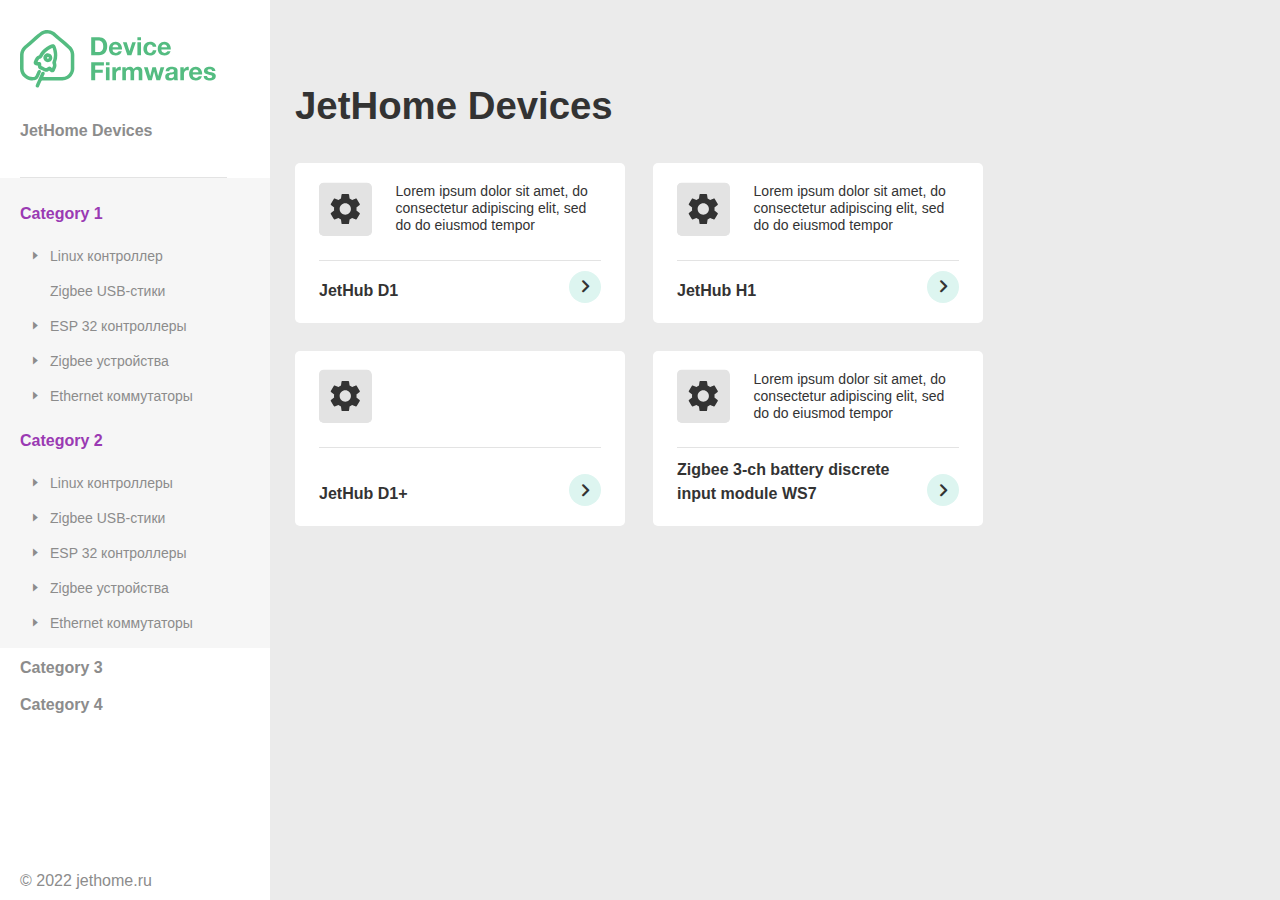
<file: index.html>
<!DOCTYPE html>
<html lang="ru">

<head>
	<title>Главная</title>
	<meta charset="UTF-8">
	<meta name="format-detection" content="telephone=no">
	<!-- <style>body{opacity: 0;}</style> -->
	<link rel="stylesheet" href="css/style.min.css?_v=20230411122839">
	<link rel="shortcut icon" href="favicon.ico">
	<!-- <meta name="robots" content="noindex, nofollow"> -->
	<meta name="viewport" content="width=device-width, initial-scale=1.0">
</head>

<body>
	<div data-menu-lock class="wrapper">
		<header class="header">
			<div class="header__menu menu">
				<div class="menu__top">
					<a href="index.html" class="header__logo"><img src="img/logo.svg" alt="logo" /></a>
					<button type="button" class="menu__icon icon-menu"><span></span></button>
				</div>

				<nav id="menu" class="menu__body">
					<div class="header__title">JetHome Devices</div>
					<div class="menu__list">
						<div class="menu__item menu__item-active">
							<div class="menu__link">
								<a href="category-1.html" class="menu__text">Category 1</a>
							</div>
							<div class="sub-menu__list">
								<div class="sub-menu__item">
									<div class="sub-menu__link"><span class="sub-menu__arrow-list _icon-ArrowNews"></span><a href="#" class="sub-menu__title">Linux контроллер</a></div>
									<div class="sub-sub-menu__list">
										<div class="sub-sub-menu__item">
											<button class="sub-sub-menu__link"><span class="sub-sub-menu__arrow-list _icon-ArrowNews"></span><a href="#" class="sub-sub-menu__title">ZigBee USB-стики JetStick Z2 (CC2652)</a></button>
											<div class="sub-sub-sub-menu__list">
												<div class="sub-sub-sub-menu__title">
													<a href="#" class="sub-sub-sub-menu__link">JetHome JetHub H1</a>
												</div>
												<div class="sub-sub-sub-menu__title">
													<a href="#" class="sub-sub-sub-menu__link">JetHome JetHub H1</a>
												</div>
											</div>
										</div>
										<div class="sub-sub-menu__item">
											<button class="sub-sub-menu__link"><span class="sub-sub-menu__arrow-list _icon-ArrowNews"></span><a href="#" class="sub-sub-menu__title">ZigBee USB-стики JetStick Z2 (CC2652)</a></button>
											<div class="sub-sub-sub-menu__list">
												<div class="sub-sub-sub-menu__title">
													<a href="#" class="sub-sub-sub-menu__link">JetHome JetHub H1</a>
												</div>
												<div class="sub-sub-sub-menu__title">
													<a href="#" class="sub-sub-sub-menu__link">JetHome JetHub H1</a>
												</div>
											</div>
										</div>
										<div class="sub-sub-menu__item">
											<button class="sub-sub-menu__link"><span class="sub-sub-menu__arrow-list _icon-ArrowNews"></span><a href="#" class="sub-sub-menu__title">ZigBee USB-стики JetStick Z2 (CC2652)</a></button>
											<div class="sub-sub-sub-menu__list">
												<div class="sub-sub-sub-menu__title">
													<a href="#" class="sub-sub-sub-menu__link">JetHome JetHub H1</a>
												</div>
												<div class="sub-sub-sub-menu__title">
													<a href="#" class="sub-sub-sub-menu__link">JetHome JetHub H1</a>
												</div>
											</div>
										</div>
									</div>
								</div>
								<div class="sub-menu__item">
									<button class="sub-menu__link"><span class="sub-menu__arrow-list _icon-ArrowNews"></span><a class="sub-menu__title" href="#">Zigbee USB-стики</a></button>
									<!-- <div class="sub-sub-menu__list">
                <div class="sub-sub-menu__item">
                  <button class="sub-sub-menu__link"><span class="sub-sub-menu__arrow-list _icon-ArrowNews"></span><a href="#" class="sub-sub-menu__title">JetHome JetHub H1</a></button>
                  <div class="sub-sub-sub-menu__list">
                    <div class="sub-sub-sub-menu__title">
                      <a href="#" class="sub-sub-sub-menu__link">JetHome JetHub H1</a>
                    </div>
                    <div class="sub-sub-sub-menu__title">
                      <a href="#" class="sub-sub-sub-menu__link">JetHome JetHub H1</a>
                    </div>
                  </div>
                </div>
                <div class="sub-sub-menu__item">
                  <button class="sub-sub-menu__link"><span class="sub-sub-menu__arrow-list _icon-ArrowNews"></span><a href="#" class="sub-sub-menu__title">JetHome JetHub H1</a></button>
                  <div class="sub-sub-sub-menu__list">
                    <div class="sub-sub-sub-menu__title">
                      <a href="#" class="sub-sub-sub-menu__link">JetHome JetHub H1</a>
                    </div>
                    <div class="sub-sub-sub-menu__title">
                      <a href="#" class="sub-sub-sub-menu__link">JetHome JetHub H1</a>
                    </div>
                  </div>
                </div>
                <div class="sub-sub-menu__item">
                  <button class="sub-sub-menu__link"><span class="sub-sub-menu__arrow-list _icon-ArrowNews"></span><a href="#" class="sub-sub-menu__title">JetHome JetHub H1</a></button>
                  <div class="sub-sub-sub-menu__list">
                    <div class="sub-sub-sub-menu__title">
                      <a href="#" class="sub-sub-sub-menu__link">JetHome JetHub H1</a>
                    </div>
                    <div class="sub-sub-sub-menu__title">
                      <a href="#" class="sub-sub-sub-menu__link">JetHome JetHub H1</a>
                    </div>
                  </div>
                </div>
              </div> -->
								</div>
								<div class="sub-menu__item">
									<button class="sub-menu__link"><span class="sub-menu__arrow-list _icon-ArrowNews"></span><a class="sub-menu__title" href="#">ESP 32 контроллеры</a></button>
									<div class="sub-sub-menu__list">
										<div class="sub-sub-menu__item">
											<button class="sub-sub-menu__link"><span class="sub-sub-menu__arrow-list _icon-ArrowNews"></span><a href="#" class="sub-sub-menu__title">JetHome JetHub H1</a></button>

											<div class="sub-sub-sub-menu__list">
												<div class="sub-sub-sub-menu__title">
													<a href="#" class="sub-sub-sub-menu__link">JetHome JetHub H1</a>
												</div>
												<div class="sub-sub-sub-menu__title">
													<a href="#" class="sub-sub-sub-menu__link">JetHome JetHub H1</a>
												</div>
											</div>
										</div>
										<div class="sub-sub-menu__item">
											<button class="sub-sub-menu__link"><span class="sub-sub-menu__arrow-list _icon-ArrowNews"></span><a href="#" class="sub-sub-menu__title">JetHome JetHub H1</a></button>

											<div class="sub-sub-sub-menu__list">
												<div class="sub-sub-sub-menu__title">
													<a href="#" class="sub-sub-sub-menu__link">JetHome JetHub H1</a>
												</div>
												<div class="sub-sub-sub-menu__title">
													<a href="#" class="sub-sub-sub-menu__link">JetHome JetHub H1</a>
												</div>
											</div>
										</div>
										<div class="sub-sub-menu__item">
											<button class="sub-sub-menu__link"><span class="sub-sub-menu__arrow-list _icon-ArrowNews"></span><a href="#" class="sub-sub-menu__title">JetHome JetHub H1</a></button>

											<div class="sub-sub-sub-menu__list">
												<div class="sub-sub-sub-menu__title">
													<a href="#" class="sub-sub-sub-menu__link">JetHome JetHub H1</a>
												</div>
												<div class="sub-sub-sub-menu__title">
													<a href="#" class="sub-sub-sub-menu__link">JetHome JetHub H1</a>
												</div>
											</div>
										</div>
									</div>
								</div>
								<div class="sub-menu__item">
									<button class="sub-menu__link"><span class="sub-menu__arrow-list _icon-ArrowNews"></span><a class="sub-menu__title" href="#">Zigbee устройства</a></button>
									<div class="sub-sub-menu__list">
										<div class="sub-sub-menu__item">
											<button class="sub-sub-menu__link"><span class="sub-sub-menu__arrow-list _icon-ArrowNews"></span><a href="#" class="sub-sub-menu__title">JetHome JetHub H1</a></button>

											<div class="sub-sub-sub-menu__list">
												<div class="sub-sub-sub-menu__title">
													<a href="#" class="sub-sub-sub-menu__link">JetHome JetHub H1</a>
												</div>
												<div class="sub-sub-sub-menu__title">
													<a href="#" class="sub-sub-sub-menu__link">JetHome JetHub H1</a>
												</div>
											</div>
										</div>
										<div class="sub-sub-menu__item">
											<button class="sub-sub-menu__link"><span class="sub-sub-menu__arrow-list _icon-ArrowNews"></span><a href="#" class="sub-sub-menu__title">JetHome JetHub H1</a></button>

											<div class="sub-sub-sub-menu__list">
												<div class="sub-sub-sub-menu__title">
													<a href="#" class="sub-sub-sub-menu__link">JetHome JetHub H1</a>
												</div>
												<div class="sub-sub-sub-menu__title">
													<a href="#" class="sub-sub-sub-menu__link">JetHome JetHub H1</a>
												</div>
											</div>
										</div>
										<div class="sub-sub-menu__item">
											<button class="sub-sub-menu__link"><span class="sub-sub-menu__arrow-list _icon-ArrowNews"></span><a href="#" class="sub-sub-menu__title">JetHome JetHub H1</a></button>

											<div class="sub-sub-sub-menu__list">
												<div class="sub-sub-sub-menu__title">
													<a href="#" class="sub-sub-sub-menu__link">JetHome JetHub H1</a>
												</div>
												<div class="sub-sub-sub-menu__title">
													<a href="#" class="sub-sub-sub-menu__link">JetHome JetHub H1</a>
												</div>
											</div>
										</div>
									</div>
								</div>
								<div class="sub-menu__item">
									<button class="sub-menu__link"><span class="sub-menu__arrow-list _icon-ArrowNews"></span><a class="sub-menu__title" href="#">Ethernet коммутаторы</a></button>

									<div class="sub-sub-menu__list">
										<div class="sub-sub-menu__item">
											<button class="sub-sub-menu__link"><span class="sub-sub-menu__arrow-list _icon-ArrowNews"></span><a href="#" class="sub-sub-menu__title">JetHome JetHub H1</a></button>

											<!-- <div class="sub-sub-sub-menu__list">
                    <div class="sub-sub-sub-menu__title">
                      <a href="#" class="sub-sub-sub-menu__link">JetHome JetHub H1</a>
                    </div>
                    <div class="sub-sub-sub-menu__title">
                      <a href="#" class="sub-sub-sub-menu__link">JetHome JetHub H1</a>
                    </div>
                  </div> -->
										</div>
										<div class="sub-sub-menu__item">
											<button class="sub-sub-menu__link"><span class="sub-sub-menu__arrow-list _icon-ArrowNews"></span><a href="#" class="sub-sub-menu__title">JetHome JetHub H1</a></button>

											<!-- <div class="sub-sub-sub-menu__list">
                    <div class="sub-sub-sub-menu__title">
                      <a href="#" class="sub-sub-sub-menu__link">JetHome JetHub H1</a>
                    </div>
                    <div class="sub-sub-sub-menu__title">
                      <a href="#" class="sub-sub-sub-menu__link">JetHome JetHub H1</a>
                    </div>
                  </div> -->
										</div>
										<div class="sub-sub-menu__item">
											<button class="sub-sub-menu__link"><span class="sub-sub-menu__arrow-list _icon-ArrowNews"></span><a href="#" class="sub-sub-menu__title">JetHome JetHub H1</a></button>

											<div class="sub-sub-sub-menu__list">
												<div class="sub-sub-sub-menu__title">
													<a href="#" class="sub-sub-sub-menu__link">JetHome JetHub H1</a>
												</div>
												<div class="sub-sub-sub-menu__title">
													<a href="#" class="sub-sub-sub-menu__link">JetHome JetHub H1</a>
												</div>
											</div>
										</div>
									</div>
								</div>
							</div>
						</div>

						<div class="menu__item menu__item-active">
							<div class="menu__link">
								<a href="category-2.html" class="menu__text">Category 2</a>
							</div>
							<div class="sub-menu__list">
								<div class="sub-menu__item">
									<button class="sub-menu__link"><span class="sub-menu__arrow-list _icon-ArrowNews"></span><a class="sub-menu__title" href="#">Linux контроллеры</a></button>
									<div class="sub-sub-menu__list">
										<div class="sub-sub-menu__item">
											<button class="sub-sub-menu__link"><span class="sub-sub-menu__arrow-list _icon-ArrowNews"></span><a href="#" class="sub-sub-menu__title">JetHome JetHub H1</a></button>

											<div class="sub-sub-sub-menu__list">
												<div class="sub-sub-sub-menu__title">
													<a href="#" class="sub-sub-sub-menu__link">JetHome JetHub H1</a>
												</div>
												<div class="sub-sub-sub-menu__title">
													<a href="#" class="sub-sub-sub-menu__link">JetHome JetHub H1</a>
												</div>
											</div>
										</div>
										<div class="sub-sub-menu__item">
											<button class="sub-sub-menu__link"><span class="sub-sub-menu__arrow-list _icon-ArrowNews"></span><a href="#" class="sub-sub-menu__title">JetHome JetHub H1</a></button>

											<div class="sub-sub-sub-menu__list">
												<div class="sub-sub-sub-menu__title">
													<a href="#" class="sub-sub-sub-menu__link">JetHome JetHub H1</a>
												</div>
												<div class="sub-sub-sub-menu__title">
													<a href="#" class="sub-sub-sub-menu__link">JetHome JetHub H1</a>
												</div>
											</div>
										</div>
										<div class="sub-sub-menu__item">
											<button class="sub-sub-menu__link"><span class="sub-sub-menu__arrow-list _icon-ArrowNews"></span><a href="#" class="sub-sub-menu__title">JetHome JetHub H1</a></button>

											<div class="sub-sub-sub-menu__list">
												<div class="sub-sub-sub-menu__title">
													<a href="#" class="sub-sub-sub-menu__link">JetHome JetHub H1</a>
												</div>
												<div class="sub-sub-sub-menu__title">
													<a href="#" class="sub-sub-sub-menu__link">JetHome JetHub H1</a>
												</div>
											</div>
										</div>
									</div>
								</div>

								<div class="sub-menu__item">
									<button class="sub-menu__link"><span class="sub-menu__arrow-list _icon-ArrowNews"></span><a class="sub-menu__title" href="#">Zigbee USB-стики</a></button>
									<div class="sub-sub-menu__list">
										<div class="sub-sub-menu__item">
											<button class="sub-sub-menu__link"><span class="sub-sub-menu__arrow-list _icon-ArrowNews"></span><a href="#" class="sub-sub-menu__title">JetHome JetHub H1</a></button>

											<div class="sub-sub-sub-menu__list">
												<div class="sub-sub-sub-menu__title">
													<a href="#" class="sub-sub-sub-menu__link">JetHome JetHub H1</a>
												</div>
												<div class="sub-sub-sub-menu__title">
													<a href="#" class="sub-sub-sub-menu__link">JetHome JetHub H1</a>
												</div>
											</div>
										</div>
										<div class="sub-sub-menu__item">
											<button class="sub-sub-menu__link"><span class="sub-sub-menu__arrow-list _icon-ArrowNews"></span><a href="#" class="sub-sub-menu__title">JetHome JetHub H1</a></button>

											<div class="sub-sub-sub-menu__list">
												<div class="sub-sub-sub-menu__title">
													<a href="#" class="sub-sub-sub-menu__link">JetHome JetHub H1</a>
												</div>
												<div class="sub-sub-sub-menu__title">
													<a href="#" class="sub-sub-sub-menu__link">JetHome JetHub H1</a>
												</div>
											</div>
										</div>
										<div class="sub-sub-menu__item">
											<button class="sub-sub-menu__link"><span class="sub-sub-menu__arrow-list _icon-ArrowNews"></span><a href="#" class="sub-sub-menu__title">JetHome JetHub H1</a></button>

											<div class="sub-sub-sub-menu__list">
												<div class="sub-sub-sub-menu__title">
													<a href="#" class="sub-sub-sub-menu__link">JetHome JetHub H1</a>
												</div>
												<div class="sub-sub-sub-menu__title">
													<a href="#" class="sub-sub-sub-menu__link">JetHome JetHub H1</a>
												</div>
											</div>
										</div>
									</div>
								</div>
								<div class="sub-menu__item">
									<button class="sub-menu__link"><span class="sub-menu__arrow-list _icon-ArrowNews"></span><a class="sub-menu__title" href="#">ESP 32 контроллеры</a></button>
									<div class="sub-sub-menu__list">
										<div class="sub-sub-menu__item">
											<button class="sub-sub-menu__link"><span class="sub-sub-menu__arrow-list _icon-ArrowNews"></span><a href="#" class="sub-sub-menu__title">JetHome JetHub H1</a></button>

											<div class="sub-sub-sub-menu__list">
												<div class="sub-sub-sub-menu__title">
													<a href="#" class="sub-sub-sub-menu__link">JetHome JetHub H1</a>
												</div>
												<div class="sub-sub-sub-menu__title">
													<a href="#" class="sub-sub-sub-menu__link">JetHome JetHub H1</a>
												</div>
											</div>
										</div>
										<div class="sub-sub-menu__item">
											<button class="sub-sub-menu__link"><span class="sub-sub-menu__arrow-list _icon-ArrowNews"></span><a href="#" class="sub-sub-menu__title">JetHome JetHub H1</a></button>

											<div class="sub-sub-sub-menu__list">
												<div class="sub-sub-sub-menu__title">
													<a href="#" class="sub-sub-sub-menu__link">JetHome JetHub H1</a>
												</div>
												<div class="sub-sub-sub-menu__title">
													<a href="#" class="sub-sub-sub-menu__link">JetHome JetHub H1</a>
												</div>
											</div>
										</div>
										<div class="sub-sub-menu__item">
											<button class="sub-sub-menu__link"><span class="sub-sub-menu__arrow-list _icon-ArrowNews"></span><a href="#" class="sub-sub-menu__title">JetHome JetHub H1</a></button>

											<div class="sub-sub-sub-menu__list">
												<div class="sub-sub-sub-menu__title">
													<a href="#" class="sub-sub-sub-menu__link">JetHome JetHub H1</a>
												</div>
												<div class="sub-sub-sub-menu__title">
													<a href="#" class="sub-sub-sub-menu__link">JetHome JetHub H1</a>
												</div>
											</div>
										</div>
									</div>
								</div>
								<div class="sub-menu__item">
									<button class="sub-menu__link"><span class="sub-menu__arrow-list _icon-ArrowNews"></span><a class="sub-menu__title" href="#">Zigbee устройства</a></button>
									<div class="sub-sub-menu__list">
										<div class="sub-sub-menu__item">
											<button class="sub-sub-menu__link"><span class="sub-sub-menu__arrow-list _icon-ArrowNews"></span><a href="#" class="sub-sub-menu__title">JetHome JetHub H1</a></button>

											<div class="sub-sub-sub-menu__list">
												<div class="sub-sub-sub-menu__title">
													<a href="#" class="sub-sub-sub-menu__link">JetHome JetHub H1</a>
												</div>
												<div class="sub-sub-sub-menu__title">
													<a href="#" class="sub-sub-sub-menu__link">JetHome JetHub H1</a>
												</div>
											</div>
										</div>
										<div class="sub-sub-menu__item">
											<button class="sub-sub-menu__link"><span class="sub-sub-menu__arrow-list _icon-ArrowNews"></span><a href="#" class="sub-sub-menu__title">JetHome JetHub H1</a></button>

											<div class="sub-sub-sub-menu__list">
												<div class="sub-sub-sub-menu__title">
													<a href="#" class="sub-sub-sub-menu__link">JetHome JetHub H1</a>
												</div>
												<div class="sub-sub-sub-menu__title">
													<a href="#" class="sub-sub-sub-menu__link">JetHome JetHub H1</a>
												</div>
											</div>
										</div>
										<div class="sub-sub-menu__item">
											<button class="sub-sub-menu__link"><span class="sub-sub-menu__arrow-list _icon-ArrowNews"></span><a href="#" class="sub-sub-menu__title">JetHome JetHub H1</a></button>

											<div class="sub-sub-sub-menu__list">
												<div class="sub-sub-sub-menu__title">
													<a href="#" class="sub-sub-sub-menu__link">JetHome JetHub H1</a>
												</div>
												<div class="sub-sub-sub-menu__title">
													<a href="#" class="sub-sub-sub-menu__link">JetHome JetHub H1</a>
												</div>
											</div>
										</div>
									</div>
								</div>
								<div class="sub-menu__item">
									<button class="sub-menu__link"><span class="sub-menu__arrow-list _icon-ArrowNews"></span><a class="sub-menu__title" href="#">Ethernet коммутаторы</a></button>
									<div class="sub-sub-menu__list">
										<div class="sub-sub-menu__item">
											<button class="sub-sub-menu__link"><span class="sub-sub-menu__arrow-list _icon-ArrowNews"></span><a href="#" class="sub-sub-menu__title">JetHome JetHub H1</a></button>

											<div class="sub-sub-sub-menu__list">
												<div class="sub-sub-sub-menu__title">
													<a href="#" class="sub-sub-sub-menu__link">JetHome JetHub H1</a>
												</div>
												<div class="sub-sub-sub-menu__title">
													<a href="#" class="sub-sub-sub-menu__link">JetHome JetHub H1</a>
												</div>
											</div>
										</div>
										<div class="sub-sub-menu__item">
											<button class="sub-sub-menu__link"><span class="sub-sub-menu__arrow-list _icon-ArrowNews"></span><a href="#" class="sub-sub-menu__title">JetHome JetHub H1</a></button>

											<div class="sub-sub-sub-menu__list">
												<div class="sub-sub-sub-menu__title">
													<a href="#" class="sub-sub-sub-menu__link">JetHome JetHub H1</a>
												</div>
												<div class="sub-sub-sub-menu__title">
													<a href="#" class="sub-sub-sub-menu__link">JetHome JetHub H1</a>
												</div>
											</div>
										</div>
										<div class="sub-sub-menu__item">
											<button class="sub-sub-menu__link"><span class="sub-sub-menu__arrow-list _icon-ArrowNews"></span><a href="#" class="sub-sub-menu__title">JetHome JetHub H1</a></button>

											<div class="sub-sub-sub-menu__list">
												<div class="sub-sub-sub-menu__title">
													<a href="#" class="sub-sub-sub-menu__link">JetHome JetHub H1</a>
												</div>
												<div class="sub-sub-sub-menu__title">
													<a href="#" class="sub-sub-sub-menu__link">JetHome JetHub H1</a>
												</div>
											</div>
										</div>
									</div>
								</div>
							</div>
						</div>

						<div class="menu__item menu__item-active">
							<div class="menu__link">
								<a href="category-3.html" class="menu__text">Category 3</a>
							</div>
							<!-- <div class="sub-menu__list">
            <div class="sub-menu__item">
              <button class="sub-menu__link"><span class="sub-menu__arrow-list _icon-ArrowNews"></span><a class="sub-menu__title" href="#">Linux контроллеры</a></button>
              <div class="sub-sub-menu__list">
                <div class="sub-sub-menu__item">
                  <button class="sub-sub-menu__link"><span class="sub-sub-menu__arrow-list _icon-ArrowNews"></span><a href="#" class="sub-sub-menu__title">JetHome JetHub H1</a></button>

                  <div class="sub-sub-sub-menu__list">
                    <div class="sub-sub-sub-menu__title">
                      <a href="#" class="sub-sub-sub-menu__link">JetHome JetHub H1</a>
                    </div>
                    <div class="sub-sub-sub-menu__title">
                      <a href="#" class="sub-sub-sub-menu__link">JetHome JetHub H1</a>
                    </div>
                  </div>
                </div>
                <div class="sub-sub-menu__item">
                  <button class="sub-sub-menu__link"><span class="sub-sub-menu__arrow-list _icon-ArrowNews"></span><a href="#" class="sub-sub-menu__title">JetHome JetHub H1</a></button>

                  <div class="sub-sub-sub-menu__list">
                    <div class="sub-sub-sub-menu__title">
                      <a href="#" class="sub-sub-sub-menu__link">JetHome JetHub H1</a>
                    </div>
                    <div class="sub-sub-sub-menu__title">
                      <a href="#" class="sub-sub-sub-menu__link">JetHome JetHub H1</a>
                    </div>
                  </div>
                </div>
                <div class="sub-sub-menu__item">
                  <button class="sub-sub-menu__link"><span class="sub-sub-menu__arrow-list _icon-ArrowNews"></span><a href="#" class="sub-sub-menu__title">JetHome JetHub H1</a></button>

                  <div class="sub-sub-sub-menu__list">
                    <div class="sub-sub-sub-menu__title">
                      <a href="#" class="sub-sub-sub-menu__link">JetHome JetHub H1</a>
                    </div>
                    <div class="sub-sub-sub-menu__title">
                      <a href="#" class="sub-sub-sub-menu__link">JetHome JetHub H1</a>
                    </div>
                  </div>
                </div>
              </div>
            </div>

            <div class="sub-menu__item">
              <button class="sub-menu__link"><span class="sub-menu__arrow-list _icon-ArrowNews"></span><a class="sub-menu__title" href="#">Zigbee USB-стики</a></button>
              <div class="sub-sub-menu__list">
                <div class="sub-sub-menu__item">
                  <button class="sub-sub-menu__link"><span class="sub-sub-menu__arrow-list _icon-ArrowNews"></span><a href="#" class="sub-sub-menu__title">JetHome JetHub H1</a></button>

                  <div class="sub-sub-sub-menu__list">
                    <div class="sub-sub-sub-menu__title">
                      <a href="#" class="sub-sub-sub-menu__link">JetHome JetHub H1</a>
                    </div>
                    <div class="sub-sub-sub-menu__title">
                      <a href="#" class="sub-sub-sub-menu__link">JetHome JetHub H1</a>
                    </div>
                  </div>
                </div>
                <div class="sub-sub-menu__item">
                  <button class="sub-sub-menu__link"><span class="sub-sub-menu__arrow-list _icon-ArrowNews"></span><a href="#" class="sub-sub-menu__title">JetHome JetHub H1</a></button>

                  <div class="sub-sub-sub-menu__list">
                    <div class="sub-sub-sub-menu__title">
                      <a href="#" class="sub-sub-sub-menu__link">JetHome JetHub H1</a>
                    </div>
                    <div class="sub-sub-sub-menu__title">
                      <a href="#" class="sub-sub-sub-menu__link">JetHome JetHub H1</a>
                    </div>
                  </div>
                </div>
                <div class="sub-sub-menu__item">
                  <button class="sub-sub-menu__link"><span class="sub-sub-menu__arrow-list _icon-ArrowNews"></span><a href="#" class="sub-sub-menu__title">JetHome JetHub H1</a></button>

                  <div class="sub-sub-sub-menu__list">
                    <div class="sub-sub-sub-menu__title">
                      <a href="#" class="sub-sub-sub-menu__link">JetHome JetHub H1</a>
                    </div>
                    <div class="sub-sub-sub-menu__title">
                      <a href="#" class="sub-sub-sub-menu__link">JetHome JetHub H1</a>
                    </div>
                  </div>
                </div>
              </div>
            </div>
            <div class="sub-menu__item">
              <button class="sub-menu__link"><span class="sub-menu__arrow-list _icon-ArrowNews"></span><a class="sub-menu__title" href="#">ESP 32 контроллеры</a></button>
              <div class="sub-sub-menu__list">
                <div class="sub-sub-menu__item">
                  <button class="sub-sub-menu__link"><span class="sub-sub-menu__arrow-list _icon-ArrowNews"></span><a href="#" class="sub-sub-menu__title">JetHome JetHub H1</a></button>

                  <div class="sub-sub-sub-menu__list">
                    <div class="sub-sub-sub-menu__title">
                      <a href="#" class="sub-sub-sub-menu__link">JetHome JetHub H1</a>
                    </div>
                    <div class="sub-sub-sub-menu__title">
                      <a href="#" class="sub-sub-sub-menu__link">JetHome JetHub H1</a>
                    </div>
                  </div>
                </div>
                <div class="sub-sub-menu__item">
                  <button class="sub-sub-menu__link"><span class="sub-sub-menu__arrow-list _icon-ArrowNews"></span><a href="#" class="sub-sub-menu__title">JetHome JetHub H1</a></button>

                  <div class="sub-sub-sub-menu__list">
                    <div class="sub-sub-sub-menu__title">
                      <a href="#" class="sub-sub-sub-menu__link">JetHome JetHub H1</a>
                    </div>
                    <div class="sub-sub-sub-menu__title">
                      <a href="#" class="sub-sub-sub-menu__link">JetHome JetHub H1</a>
                    </div>
                  </div>
                </div>
                <div class="sub-sub-menu__item">
                  <button class="sub-sub-menu__link"><span class="sub-sub-menu__arrow-list _icon-ArrowNews"></span><a href="#" class="sub-sub-menu__title">JetHome JetHub H1</a></button>

                  <div class="sub-sub-sub-menu__list">
                    <div class="sub-sub-sub-menu__title">
                      <a href="#" class="sub-sub-sub-menu__link">JetHome JetHub H1</a>
                    </div>
                    <div class="sub-sub-sub-menu__title">
                      <a href="#" class="sub-sub-sub-menu__link">JetHome JetHub H1</a>
                    </div>
                  </div>
                </div>
              </div>
            </div>
            <div class="sub-menu__item">
              <button class="sub-menu__link"><span class="sub-menu__arrow-list _icon-ArrowNews"></span><a class="sub-menu__title" href="#">Zigbee устройства</a></button>
              <div class="sub-sub-menu__list">
                <div class="sub-sub-menu__item">
                  <button class="sub-sub-menu__link"><span class="sub-sub-menu__arrow-list _icon-ArrowNews"></span><a href="#" class="sub-sub-menu__title">JetHome JetHub H1</a></button>

                  <div class="sub-sub-sub-menu__list">
                    <div class="sub-sub-sub-menu__title">
                      <a href="#" class="sub-sub-sub-menu__link">JetHome JetHub H1</a>
                    </div>
                    <div class="sub-sub-sub-menu__title">
                      <a href="#" class="sub-sub-sub-menu__link">JetHome JetHub H1</a>
                    </div>
                  </div>
                </div>
                <div class="sub-sub-menu__item">
                  <button class="sub-sub-menu__link"><span class="sub-sub-menu__arrow-list _icon-ArrowNews"></span><a href="#" class="sub-sub-menu__title">JetHome JetHub H1</a></button>

                  <div class="sub-sub-sub-menu__list">
                    <div class="sub-sub-sub-menu__title">
                      <a href="#" class="sub-sub-sub-menu__link">JetHome JetHub H1</a>
                    </div>
                    <div class="sub-sub-sub-menu__title">
                      <a href="#" class="sub-sub-sub-menu__link">JetHome JetHub H1</a>
                    </div>
                  </div>
                </div>
                <div class="sub-sub-menu__item">
                  <button class="sub-sub-menu__link"><span class="sub-sub-menu__arrow-list _icon-ArrowNews"></span><a href="#" class="sub-sub-menu__title">JetHome JetHub H1</a></button>

                  <div class="sub-sub-sub-menu__list">
                    <div class="sub-sub-sub-menu__title">
                      <a href="#" class="sub-sub-sub-menu__link">JetHome JetHub H1</a>
                    </div>
                    <div class="sub-sub-sub-menu__title">
                      <a href="#" class="sub-sub-sub-menu__link">JetHome JetHub H1</a>
                    </div>
                  </div>
                </div>
              </div>
            </div>
            <div class="sub-menu__item">
              <button class="sub-menu__link"><span class="sub-menu__arrow-list _icon-ArrowNews"></span><a class="sub-menu__title" href="#">Ethernet коммутаторы</a></button>
              <div class="sub-sub-menu__list">
                <div class="sub-sub-menu__item">
                  <button class="sub-sub-menu__link"><span class="sub-sub-menu__arrow-list _icon-ArrowNews"></span><a href="#" class="sub-sub-menu__title">JetHome JetHub H1</a></button>

                  <div class="sub-sub-sub-menu__list">
                    <div class="sub-sub-sub-menu__title">
                      <a href="#" class="sub-sub-sub-menu__link">JetHome JetHub H1</a>
                    </div>
                    <div class="sub-sub-sub-menu__title">
                      <a href="#" class="sub-sub-sub-menu__link">JetHome JetHub H1</a>
                    </div>
                  </div>
                </div>
                <div class="sub-sub-menu__item">
                  <button class="sub-sub-menu__link"><span class="sub-sub-menu__arrow-list _icon-ArrowNews"></span><a href="#" class="sub-sub-menu__title">JetHome JetHub H1</a></button>

                  <div class="sub-sub-sub-menu__list">
                    <div class="sub-sub-sub-menu__title">
                      <a href="#" class="sub-sub-sub-menu__link">JetHome JetHub H1</a>
                    </div>
                    <div class="sub-sub-sub-menu__title">
                      <a href="#" class="sub-sub-sub-menu__link">JetHome JetHub H1</a>
                    </div>
                  </div>
                </div>
                <div class="sub-sub-menu__item">
                  <button class="sub-sub-menu__link"><span class="sub-sub-menu__arrow-list _icon-ArrowNews"></span><a href="#" class="sub-sub-menu__title">JetHome JetHub H1</a></button>

                  <div class="sub-sub-sub-menu__list">
                    <div class="sub-sub-sub-menu__title">
                      <a href="#" class="sub-sub-sub-menu__link">JetHome JetHub H1</a>
                    </div>
                    <div class="sub-sub-sub-menu__title">
                      <a href="#" class="sub-sub-sub-menu__link">JetHome JetHub H1</a>
                    </div>
                  </div>
                </div>
              </div>
            </div>
          </div> -->
						</div>

						<div class="menu__item menu__item-active">
							<div class="menu__link">
								<a href="category-4.html" class="menu__text">Category 4</a>
							</div>

							<!-- <div class="sub-menu__list">
            <div class="sub-menu__item">
              <button class="sub-menu__link"><span class="sub-menu__arrow-list _icon-ArrowNews"></span><a class="sub-menu__title" href="#">Linux контроллеры</a></button>
              <div class="sub-sub-menu__list">
                <div class="sub-sub-menu__item">
                  <button class="sub-sub-menu__link"><span class="sub-sub-menu__arrow-list _icon-ArrowNews"></span><a href="#" class="sub-sub-menu__title">JetHome JetHub H1</a></button>

                  <div class="sub-sub-sub-menu__list">
                    <div class="sub-sub-sub-menu__title">
                      <a href="#" class="sub-sub-sub-menu__link">JetHome JetHub H1</a>
                    </div>
                    <div class="sub-sub-sub-menu__title">
                      <a href="#" class="sub-sub-sub-menu__link">JetHome JetHub H1</a>
                    </div>
                  </div>
                </div>
                <div class="sub-sub-menu__item">
                  <button class="sub-sub-menu__link"><span class="sub-sub-menu__arrow-list _icon-ArrowNews"></span><a href="#" class="sub-sub-menu__title">JetHome JetHub H1</a></button>

                  <div class="sub-sub-sub-menu__list">
                    <div class="sub-sub-sub-menu__title">
                      <a href="#" class="sub-sub-sub-menu__link">JetHome JetHub H1</a>
                    </div>
                    <div class="sub-sub-sub-menu__title">
                      <a href="#" class="sub-sub-sub-menu__link">JetHome JetHub H1</a>
                    </div>
                  </div>
                </div>
                <div class="sub-sub-menu__item">
                  <button class="sub-sub-menu__link"><span class="sub-sub-menu__arrow-list _icon-ArrowNews"></span><a href="#" class="sub-sub-menu__title">JetHome JetHub H1</a></button>

                  <div class="sub-sub-sub-menu__list">
                    <div class="sub-sub-sub-menu__title">
                      <a href="#" class="sub-sub-sub-menu__link">JetHome JetHub H1</a>
                    </div>
                    <div class="sub-sub-sub-menu__title">
                      <a href="#" class="sub-sub-sub-menu__link">JetHome JetHub H1</a>
                    </div>
                  </div>
                </div>
              </div>
            </div>

            <div class="sub-menu__item">
              <button class="sub-menu__link"><span class="sub-menu__arrow-list _icon-ArrowNews"></span><a class="sub-menu__title" href="#">Zigbee USB-стики</a></button>
              <div class="sub-sub-menu__list">
                <div class="sub-sub-menu__item">
                  <button class="sub-sub-menu__link"><span class="sub-sub-menu__arrow-list _icon-ArrowNews"></span><a href="#" class="sub-sub-menu__title">JetHome JetHub H1</a></button>

                  <div class="sub-sub-sub-menu__list">
                    <div class="sub-sub-sub-menu__title">
                      <a href="#" class="sub-sub-sub-menu__link">JetHome JetHub H1</a>
                    </div>
                    <div class="sub-sub-sub-menu__title">
                      <a href="#" class="sub-sub-sub-menu__link">JetHome JetHub H1</a>
                    </div>
                  </div>
                </div>
                <div class="sub-sub-menu__item">
                  <button class="sub-sub-menu__link"><span class="sub-sub-menu__arrow-list _icon-ArrowNews"></span><a href="#" class="sub-sub-menu__title">JetHome JetHub H1</a></button>

                  <div class="sub-sub-sub-menu__list">
                    <div class="sub-sub-sub-menu__title">
                      <a href="#" class="sub-sub-sub-menu__link">JetHome JetHub H1</a>
                    </div>
                    <div class="sub-sub-sub-menu__title">
                      <a href="#" class="sub-sub-sub-menu__link">JetHome JetHub H1</a>
                    </div>
                  </div>
                </div>
                <div class="sub-sub-menu__item">
                  <button class="sub-sub-menu__link"><span class="sub-sub-menu__arrow-list _icon-ArrowNews"></span><a href="#" class="sub-sub-menu__title">JetHome JetHub H1</a></button>

                  <div class="sub-sub-sub-menu__list">
                    <div class="sub-sub-sub-menu__title">
                      <a href="#" class="sub-sub-sub-menu__link">JetHome JetHub H1</a>
                    </div>
                    <div class="sub-sub-sub-menu__title">
                      <a href="#" class="sub-sub-sub-menu__link">JetHome JetHub H1</a>
                    </div>
                  </div>
                </div>
              </div>
            </div>
            <div class="sub-menu__item">
              <button class="sub-menu__link"><span class="sub-menu__arrow-list _icon-ArrowNews"></span><a class="sub-menu__title" href="#">ESP 32 контроллеры</a></button>
              <div class="sub-sub-menu__list">
                <div class="sub-sub-menu__item">
                  <button class="sub-sub-menu__link"><span class="sub-sub-menu__arrow-list _icon-ArrowNews"></span><a href="#" class="sub-sub-menu__title">JetHome JetHub H1</a></button>

                  <div class="sub-sub-sub-menu__list">
                    <div class="sub-sub-sub-menu__title">
                      <a href="#" class="sub-sub-sub-menu__link">JetHome JetHub H1</a>
                    </div>
                    <div class="sub-sub-sub-menu__title">
                      <a href="#" class="sub-sub-sub-menu__link">JetHome JetHub H1</a>
                    </div>
                  </div>
                </div>
                <div class="sub-sub-menu__item">
                  <button class="sub-sub-menu__link"><span class="sub-sub-menu__arrow-list _icon-ArrowNews"></span><a href="#" class="sub-sub-menu__title">JetHome JetHub H1</a></button>

                  <div class="sub-sub-sub-menu__list">
                    <div class="sub-sub-sub-menu__title">
                      <a href="#" class="sub-sub-sub-menu__link">JetHome JetHub H1</a>
                    </div>
                    <div class="sub-sub-sub-menu__title">
                      <a href="#" class="sub-sub-sub-menu__link">JetHome JetHub H1</a>
                    </div>
                  </div>
                </div>
                <div class="sub-sub-menu__item">
                  <button class="sub-sub-menu__link"><span class="sub-sub-menu__arrow-list _icon-ArrowNews"></span><a href="#" class="sub-sub-menu__title">JetHome JetHub H1</a></button>

                  <div class="sub-sub-sub-menu__list">
                    <div class="sub-sub-sub-menu__title">
                      <a href="#" class="sub-sub-sub-menu__link">JetHome JetHub H1</a>
                    </div>
                    <div class="sub-sub-sub-menu__title">
                      <a href="#" class="sub-sub-sub-menu__link">JetHome JetHub H1</a>
                    </div>
                  </div>
                </div>
              </div>
            </div>
            <div class="sub-menu__item">
              <button class="sub-menu__link"><span class="sub-menu__arrow-list _icon-ArrowNews"></span><a class="sub-menu__title" href="#">Zigbee устройства</a></button>
              <div class="sub-sub-menu__list">
                <div class="sub-sub-menu__item">
                  <button class="sub-sub-menu__link"><span class="sub-sub-menu__arrow-list _icon-ArrowNews"></span><a href="#" class="sub-sub-menu__title">JetHome JetHub H1</a></button>

                  <div class="sub-sub-sub-menu__list">
                    <div class="sub-sub-sub-menu__title">
                      <a href="#" class="sub-sub-sub-menu__link">JetHome JetHub H1</a>
                    </div>
                    <div class="sub-sub-sub-menu__title">
                      <a href="#" class="sub-sub-sub-menu__link">JetHome JetHub H1</a>
                    </div>
                  </div>
                </div>
                <div class="sub-sub-menu__item">
                  <button class="sub-sub-menu__link"><span class="sub-sub-menu__arrow-list _icon-ArrowNews"></span><a href="#" class="sub-sub-menu__title">JetHome JetHub H1</a></button>

                  <div class="sub-sub-sub-menu__list">
                    <div class="sub-sub-sub-menu__title">
                      <a href="#" class="sub-sub-sub-menu__link">JetHome JetHub H1</a>
                    </div>
                    <div class="sub-sub-sub-menu__title">
                      <a href="#" class="sub-sub-sub-menu__link">JetHome JetHub H1</a>
                    </div>
                  </div>
                </div>
                <div class="sub-sub-menu__item">
                  <button class="sub-sub-menu__link"><span class="sub-sub-menu__arrow-list _icon-ArrowNews"></span><a href="#" class="sub-sub-menu__title">JetHome JetHub H1</a></button>

                  <div class="sub-sub-sub-menu__list">
                    <div class="sub-sub-sub-menu__title">
                      <a href="#" class="sub-sub-sub-menu__link">JetHome JetHub H1</a>
                    </div>
                    <div class="sub-sub-sub-menu__title">
                      <a href="#" class="sub-sub-sub-menu__link">JetHome JetHub H1</a>
                    </div>
                  </div>
                </div>
              </div>
            </div>
            <div class="sub-menu__item">
              <button class="sub-menu__link"><span class="sub-menu__arrow-list _icon-ArrowNews"></span><a class="sub-menu__title" href="#">Ethernet коммутаторы</a></button>
              <div class="sub-sub-menu__list">
                <div class="sub-sub-menu__item">
                  <button class="sub-sub-menu__link"><span class="sub-sub-menu__arrow-list _icon-ArrowNews"></span><a href="#" class="sub-sub-menu__title">JetHome JetHub H1</a></button>

                  <div class="sub-sub-sub-menu__list">
                    <div class="sub-sub-sub-menu__title">
                      <a href="#" class="sub-sub-sub-menu__link">JetHome JetHub H1</a>
                    </div>
                    <div class="sub-sub-sub-menu__title">
                      <a href="#" class="sub-sub-sub-menu__link">JetHome JetHub H1</a>
                    </div>
                  </div>
                </div>
                <div class="sub-sub-menu__item">
                  <button class="sub-sub-menu__link"><span class="sub-sub-menu__arrow-list _icon-ArrowNews"></span><a href="#" class="sub-sub-menu__title">JetHome JetHub H1</a></button>

                  <div class="sub-sub-sub-menu__list">
                    <div class="sub-sub-sub-menu__title">
                      <a href="#" class="sub-sub-sub-menu__link">JetHome JetHub H1</a>
                    </div>
                    <div class="sub-sub-sub-menu__title">
                      <a href="#" class="sub-sub-sub-menu__link">JetHome JetHub H1</a>
                    </div>
                  </div>
                </div>
                <div class="sub-sub-menu__item">
                  <button class="sub-sub-menu__link"><span class="sub-sub-menu__arrow-list _icon-ArrowNews"></span><a href="#" class="sub-sub-menu__title">JetHome JetHub H1</a></button>

                  <div class="sub-sub-sub-menu__list">
                    <div class="sub-sub-sub-menu__title">
                      <a href="#" class="sub-sub-sub-menu__link">JetHome JetHub H1</a>
                    </div>
                    <div class="sub-sub-sub-menu__title">
                      <a href="#" class="sub-sub-sub-menu__link">JetHome JetHub H1</a>
                    </div>
                  </div>
                </div>
              </div>
            </div>
          </div> -->
						</div>
					</div>
				</nav>

				<div class="header__company">
					<a href="https://jethome.ru/" target="_blank" class="header__company-menu">© 2022 jethome.ru</a>
				</div>
			</div>
		</header>

		<main class="page">
			<div class="menu-button">
				<div class="menu-button__container">
					<div class="menu-button__title">JetHome Devices</div>

					<div class="menu-button__content content-button">
						<a href="main.html" class="content-button__block">
							<div class="content-button__list">
								<div class="content-button__icons">
									<svg width="56" height="56" viewBox="0 0 56 56" fill="none" xmlns="http://www.w3.org/2000/svg">
										<rect width="56" height="56" rx="5" fill="#E3E3E3" />
										<g clip-path="url(#clip0_79_1264)">
											<path d="M39.9008 29.5667C39.9675 29.0667 40.0008 28.55 40.0008 28C40.0008 27.4667 39.9675 26.9333 39.8842 26.4333L43.2675 23.8C43.5675 23.5667 43.6508 23.1167 43.4675 22.7833L40.2675 17.25C40.0675 16.8833 39.6508 16.7667 39.2842 16.8833L35.3008 18.4833C34.4675 17.85 33.5842 17.3167 32.6008 16.9167L32.0008 12.6833C31.9342 12.2833 31.6008 12 31.2008 12H24.8008C24.4008 12 24.0842 12.2833 24.0175 12.6833L23.4175 16.9167C22.4342 17.3167 21.5342 17.8667 20.7175 18.4833L16.7342 16.8833C16.3675 16.75 15.9508 16.8833 15.7508 17.25L12.5675 22.7833C12.3675 23.1333 12.4342 23.5667 12.7675 23.8L16.1508 26.4333C16.0675 26.9333 16.0008 27.4833 16.0008 28C16.0008 28.5167 16.0342 29.0667 16.1175 29.5667L12.7342 32.2C12.4342 32.4333 12.3508 32.8833 12.5342 33.2167L15.7342 38.75C15.9342 39.1167 16.3508 39.2333 16.7175 39.1167L20.7008 37.5167C21.5342 38.15 22.4175 38.6833 23.4008 39.0833L24.0008 43.3167C24.0842 43.7167 24.4008 44 24.8008 44H31.2008C31.6008 44 31.9342 43.7167 31.9842 43.3167L32.5842 39.0833C33.5675 38.6833 34.4675 38.15 35.2842 37.5167L39.2675 39.1167C39.6342 39.25 40.0508 39.1167 40.2508 38.75L43.4508 33.2167C43.6508 32.85 43.5675 32.4333 43.2508 32.2L39.9008 29.5667ZM28.0008 34C24.7008 34 22.0008 31.3 22.0008 28C22.0008 24.7 24.7008 22 28.0008 22C31.3008 22 34.0008 24.7 34.0008 28C34.0008 31.3 31.3008 34 28.0008 34Z" fill="#333333" />
										</g>
										<defs>
											<clipPath id="clip0_79_1264">
												<rect x="8" y="8" width="40" height="40" rx="5" fill="white" />
											</clipPath>
										</defs>
									</svg>
								</div>

								<div class="content-button__text-min">Lorem ipsum dolor sit amet, do consectetur adipiscing elit, sed do do eiusmod tempor</div>
							</div>
							<div class="content-button__line"></div>
							<div class="content-button__info">
								<div class="content-button__size">
									<div class="content-button__text">JetHub D1</div>
									<div class="content-button__arrow _icon-arrow"></div>
								</div>
							</div>
						</a>

						<a href="category-2.html" class="content-button__block">
							<div class="content-button__list">
								<div class="content-button__icons">
									<svg width="56" height="56" viewBox="0 0 56 56" fill="none" xmlns="http://www.w3.org/2000/svg">
										<rect width="56" height="56" rx="5" fill="#E3E3E3" />
										<g clip-path="url(#clip0_79_1264)">
											<path d="M39.9008 29.5667C39.9675 29.0667 40.0008 28.55 40.0008 28C40.0008 27.4667 39.9675 26.9333 39.8842 26.4333L43.2675 23.8C43.5675 23.5667 43.6508 23.1167 43.4675 22.7833L40.2675 17.25C40.0675 16.8833 39.6508 16.7667 39.2842 16.8833L35.3008 18.4833C34.4675 17.85 33.5842 17.3167 32.6008 16.9167L32.0008 12.6833C31.9342 12.2833 31.6008 12 31.2008 12H24.8008C24.4008 12 24.0842 12.2833 24.0175 12.6833L23.4175 16.9167C22.4342 17.3167 21.5342 17.8667 20.7175 18.4833L16.7342 16.8833C16.3675 16.75 15.9508 16.8833 15.7508 17.25L12.5675 22.7833C12.3675 23.1333 12.4342 23.5667 12.7675 23.8L16.1508 26.4333C16.0675 26.9333 16.0008 27.4833 16.0008 28C16.0008 28.5167 16.0342 29.0667 16.1175 29.5667L12.7342 32.2C12.4342 32.4333 12.3508 32.8833 12.5342 33.2167L15.7342 38.75C15.9342 39.1167 16.3508 39.2333 16.7175 39.1167L20.7008 37.5167C21.5342 38.15 22.4175 38.6833 23.4008 39.0833L24.0008 43.3167C24.0842 43.7167 24.4008 44 24.8008 44H31.2008C31.6008 44 31.9342 43.7167 31.9842 43.3167L32.5842 39.0833C33.5675 38.6833 34.4675 38.15 35.2842 37.5167L39.2675 39.1167C39.6342 39.25 40.0508 39.1167 40.2508 38.75L43.4508 33.2167C43.6508 32.85 43.5675 32.4333 43.2508 32.2L39.9008 29.5667ZM28.0008 34C24.7008 34 22.0008 31.3 22.0008 28C22.0008 24.7 24.7008 22 28.0008 22C31.3008 22 34.0008 24.7 34.0008 28C34.0008 31.3 31.3008 34 28.0008 34Z" fill="#333333" />
										</g>
										<defs>
											<clipPath id="clip0_79_1264">
												<rect x="8" y="8" width="40" height="40" rx="5" fill="white" />
											</clipPath>
										</defs>
									</svg>
								</div>

								<div class="content-button__text-min">Lorem ipsum dolor sit amet, do consectetur adipiscing elit, sed do do eiusmod tempor</div>
							</div>
							<div class="content-button__line"></div>
							<div class="content-button__info">
								<div class="content-button__size">
									<div class="content-button__text">JetHub H1</div>
									<div class="content-button__arrow _icon-arrow"></div>
								</div>
							</div>
						</a>

						<a href="category-3.html" class="content-button__block">
							<div class="content-button__list">
								<div class="content-button__icons">
									<svg width="56" height="56" viewBox="0 0 56 56" fill="none" xmlns="http://www.w3.org/2000/svg">
										<rect width="56" height="56" rx="5" fill="#E3E3E3" />
										<g clip-path="url(#clip0_79_1264)">
											<path d="M39.9008 29.5667C39.9675 29.0667 40.0008 28.55 40.0008 28C40.0008 27.4667 39.9675 26.9333 39.8842 26.4333L43.2675 23.8C43.5675 23.5667 43.6508 23.1167 43.4675 22.7833L40.2675 17.25C40.0675 16.8833 39.6508 16.7667 39.2842 16.8833L35.3008 18.4833C34.4675 17.85 33.5842 17.3167 32.6008 16.9167L32.0008 12.6833C31.9342 12.2833 31.6008 12 31.2008 12H24.8008C24.4008 12 24.0842 12.2833 24.0175 12.6833L23.4175 16.9167C22.4342 17.3167 21.5342 17.8667 20.7175 18.4833L16.7342 16.8833C16.3675 16.75 15.9508 16.8833 15.7508 17.25L12.5675 22.7833C12.3675 23.1333 12.4342 23.5667 12.7675 23.8L16.1508 26.4333C16.0675 26.9333 16.0008 27.4833 16.0008 28C16.0008 28.5167 16.0342 29.0667 16.1175 29.5667L12.7342 32.2C12.4342 32.4333 12.3508 32.8833 12.5342 33.2167L15.7342 38.75C15.9342 39.1167 16.3508 39.2333 16.7175 39.1167L20.7008 37.5167C21.5342 38.15 22.4175 38.6833 23.4008 39.0833L24.0008 43.3167C24.0842 43.7167 24.4008 44 24.8008 44H31.2008C31.6008 44 31.9342 43.7167 31.9842 43.3167L32.5842 39.0833C33.5675 38.6833 34.4675 38.15 35.2842 37.5167L39.2675 39.1167C39.6342 39.25 40.0508 39.1167 40.2508 38.75L43.4508 33.2167C43.6508 32.85 43.5675 32.4333 43.2508 32.2L39.9008 29.5667ZM28.0008 34C24.7008 34 22.0008 31.3 22.0008 28C22.0008 24.7 24.7008 22 28.0008 22C31.3008 22 34.0008 24.7 34.0008 28C34.0008 31.3 31.3008 34 28.0008 34Z" fill="#333333" />
										</g>
										<defs>
											<clipPath id="clip0_79_1264">
												<rect x="8" y="8" width="40" height="40" rx="5" fill="white" />
											</clipPath>
										</defs>
									</svg>
								</div>

								<div class="content-button__text-min"></div>
							</div>
							<div class="content-button__line"></div>
							<div class="content-button__info">
								<div class="content-button__size">
									<div class="content-button__text">JetHub D1+</div>
									<div class="content-button__arrow _icon-arrow"></div>
								</div>
							</div>
						</a>

						<a href="category-4.html" class="content-button__block">
							<div class="content-button__list">
								<div class="content-button__icons">
									<svg width="56" height="56" viewBox="0 0 56 56" fill="none" xmlns="http://www.w3.org/2000/svg">
										<rect width="56" height="56" rx="5" fill="#E3E3E3" />
										<g clip-path="url(#clip0_79_1264)">
											<path d="M39.9008 29.5667C39.9675 29.0667 40.0008 28.55 40.0008 28C40.0008 27.4667 39.9675 26.9333 39.8842 26.4333L43.2675 23.8C43.5675 23.5667 43.6508 23.1167 43.4675 22.7833L40.2675 17.25C40.0675 16.8833 39.6508 16.7667 39.2842 16.8833L35.3008 18.4833C34.4675 17.85 33.5842 17.3167 32.6008 16.9167L32.0008 12.6833C31.9342 12.2833 31.6008 12 31.2008 12H24.8008C24.4008 12 24.0842 12.2833 24.0175 12.6833L23.4175 16.9167C22.4342 17.3167 21.5342 17.8667 20.7175 18.4833L16.7342 16.8833C16.3675 16.75 15.9508 16.8833 15.7508 17.25L12.5675 22.7833C12.3675 23.1333 12.4342 23.5667 12.7675 23.8L16.1508 26.4333C16.0675 26.9333 16.0008 27.4833 16.0008 28C16.0008 28.5167 16.0342 29.0667 16.1175 29.5667L12.7342 32.2C12.4342 32.4333 12.3508 32.8833 12.5342 33.2167L15.7342 38.75C15.9342 39.1167 16.3508 39.2333 16.7175 39.1167L20.7008 37.5167C21.5342 38.15 22.4175 38.6833 23.4008 39.0833L24.0008 43.3167C24.0842 43.7167 24.4008 44 24.8008 44H31.2008C31.6008 44 31.9342 43.7167 31.9842 43.3167L32.5842 39.0833C33.5675 38.6833 34.4675 38.15 35.2842 37.5167L39.2675 39.1167C39.6342 39.25 40.0508 39.1167 40.2508 38.75L43.4508 33.2167C43.6508 32.85 43.5675 32.4333 43.2508 32.2L39.9008 29.5667ZM28.0008 34C24.7008 34 22.0008 31.3 22.0008 28C22.0008 24.7 24.7008 22 28.0008 22C31.3008 22 34.0008 24.7 34.0008 28C34.0008 31.3 31.3008 34 28.0008 34Z" fill="#333333" />
										</g>
										<defs>
											<clipPath id="clip0_79_1264">
												<rect x="8" y="8" width="40" height="40" rx="5" fill="white" />
											</clipPath>
										</defs>
									</svg>
								</div>

								<div class="content-button__text-min">Lorem ipsum dolor sit amet, do consectetur adipiscing elit, sed do do eiusmod tempor</div>
							</div>
							<div class="content-button__line"></div>
							<div class="content-button__info">
								<div class="content-button__size">
									<div class="content-button__text">Zigbee 3-ch battery discrete input module WS7</div>
									<div class="content-button__arrow _icon-arrow"></div>
								</div>
							</div>
						</a>
					</div>
				</div>
			</div>

		</main>
	</div>
	<script src="js/app.min.js?_v=20230411122839"></script>
</body>

</html>
</file>
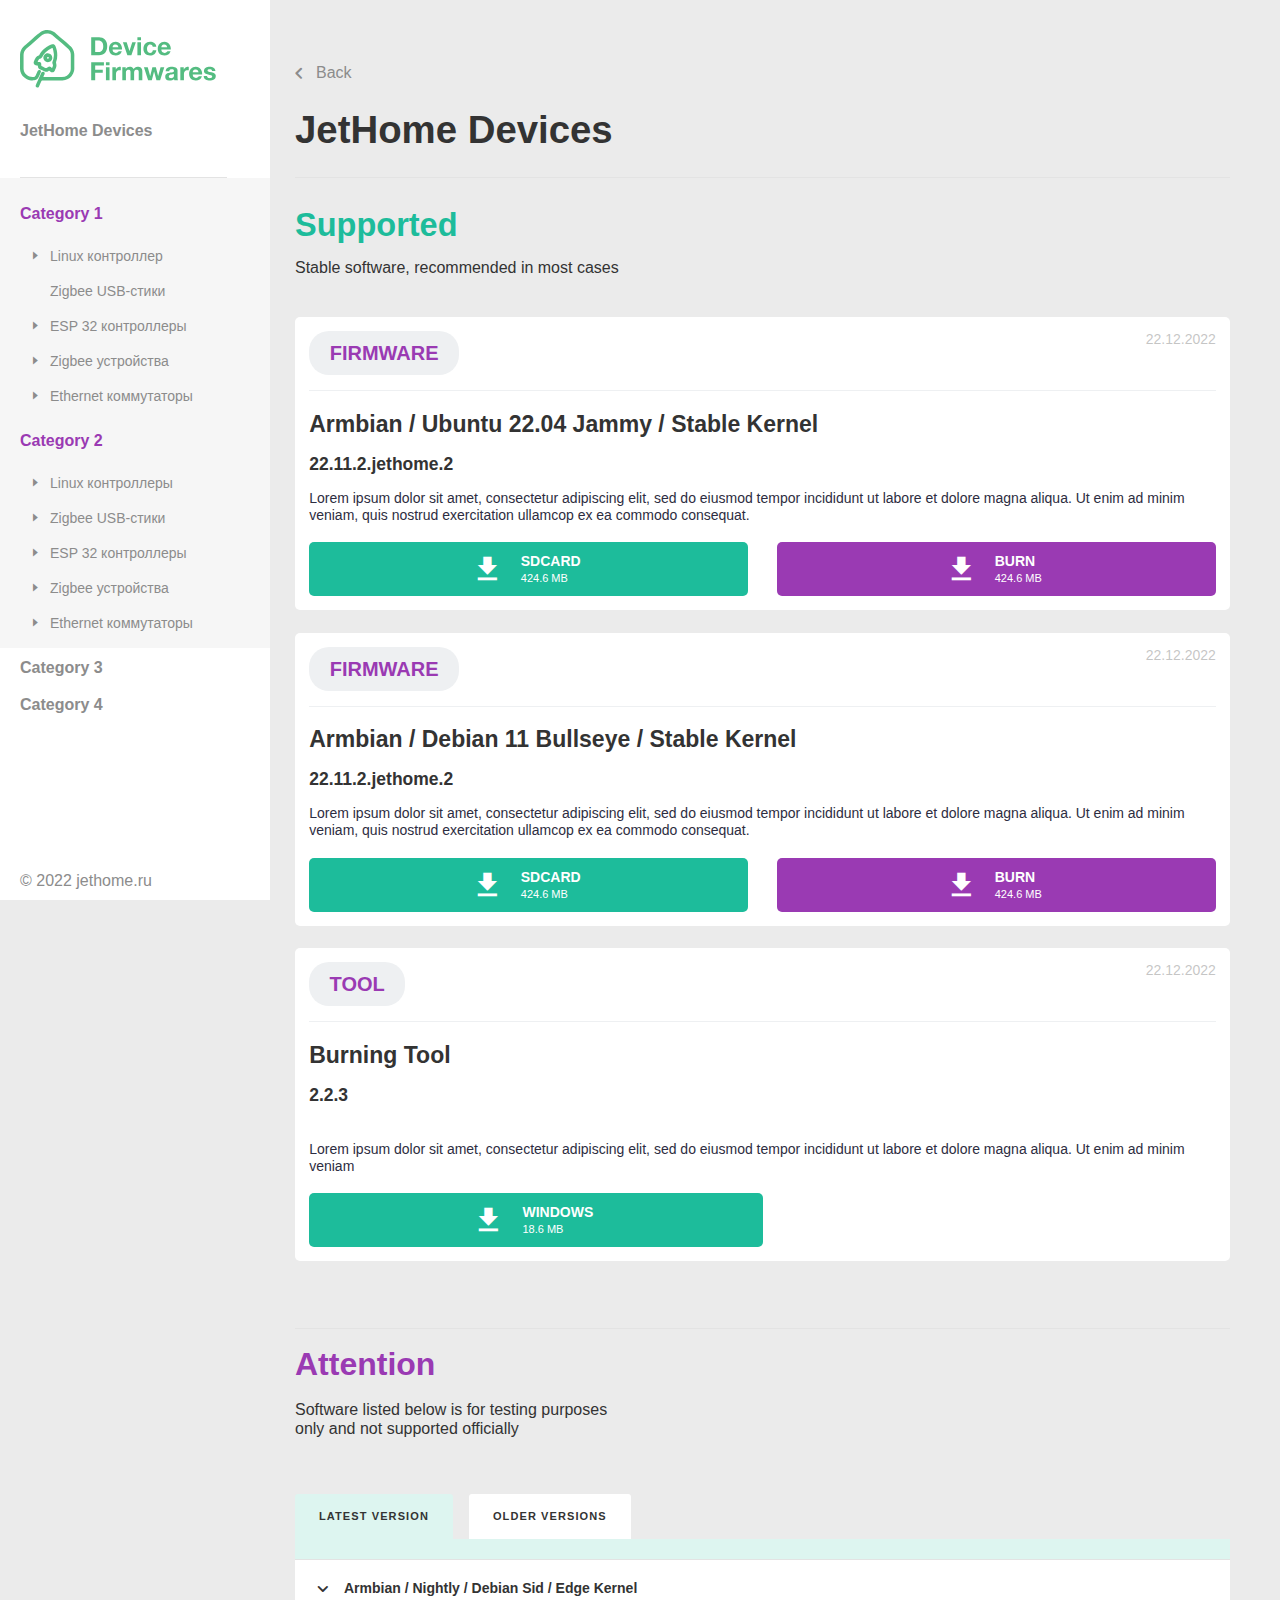
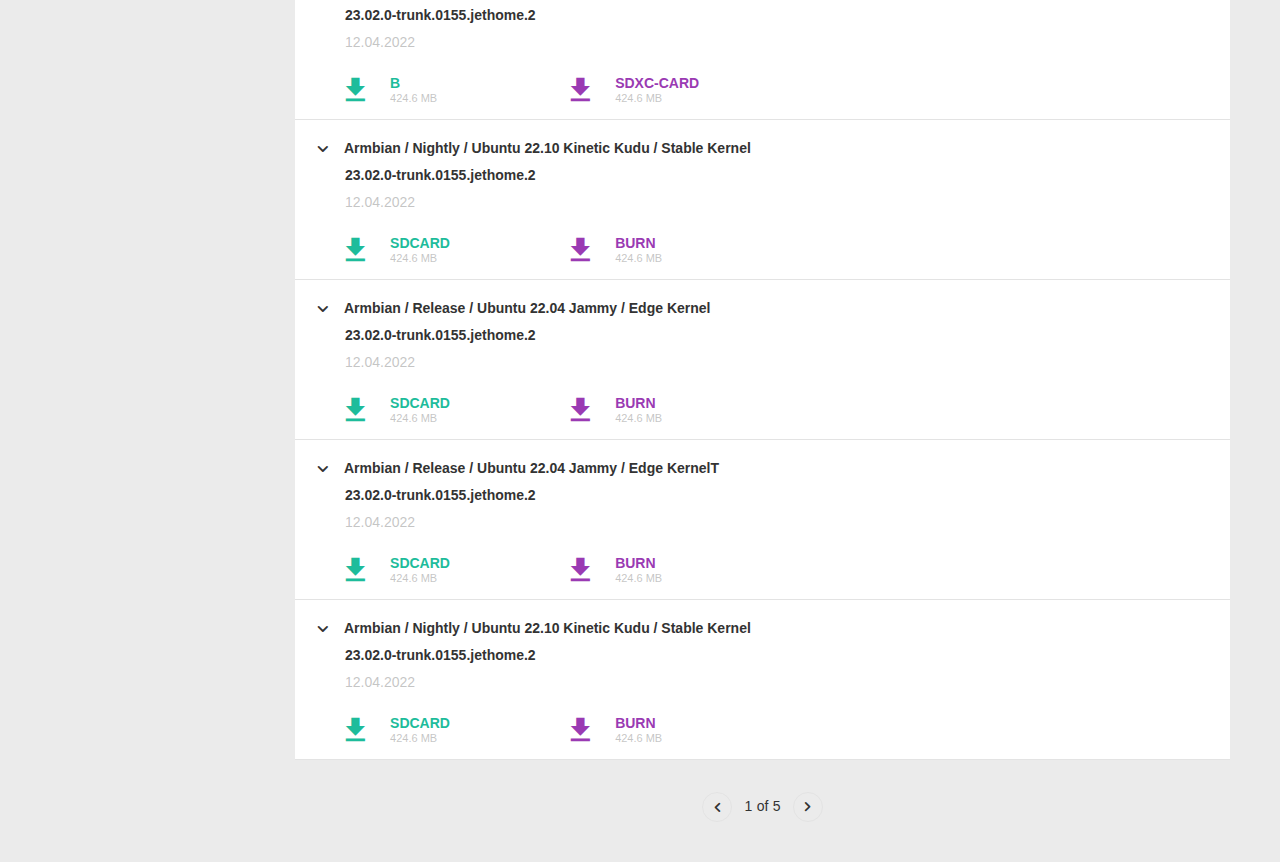
<file: category-1.html>
<!DOCTYPE html>
<html lang="ru">

<head>
	<title>Category-1</title>
	<meta charset="UTF-8">
	<meta name="format-detection" content="telephone=no">
	<!-- <style>body{opacity: 0;}</style> -->
	<link rel="stylesheet" href="css/style.min.css?_v=20230411122839">
	<link rel="shortcut icon" href="favicon.ico">
	<!-- <meta name="robots" content="noindex, nofollow"> -->
	<meta name="viewport" content="width=device-width, initial-scale=1.0">
</head>

<body>
	<div class="wrapper">
		<header class="header">
			<div class="header__menu menu">
				<div class="menu__top">
					<a href="index.html" class="header__logo"><img src="img/logo.svg" alt="logo" /></a>
					<button type="button" class="menu__icon icon-menu"><span></span></button>
				</div>

				<nav id="menu" class="menu__body">
					<div class="header__title">JetHome Devices</div>
					<div class="menu__list">
						<div class="menu__item menu__item-active">
							<div class="menu__link">
								<a href="category-1.html" class="menu__text">Category 1</a>
							</div>
							<div class="sub-menu__list">
								<div class="sub-menu__item">
									<div class="sub-menu__link"><span class="sub-menu__arrow-list _icon-ArrowNews"></span><a href="#" class="sub-menu__title">Linux контроллер</a></div>
									<div class="sub-sub-menu__list">
										<div class="sub-sub-menu__item">
											<button class="sub-sub-menu__link"><span class="sub-sub-menu__arrow-list _icon-ArrowNews"></span><a href="#" class="sub-sub-menu__title">ZigBee USB-стики JetStick Z2 (CC2652)</a></button>
											<div class="sub-sub-sub-menu__list">
												<div class="sub-sub-sub-menu__title">
													<a href="#" class="sub-sub-sub-menu__link">JetHome JetHub H1</a>
												</div>
												<div class="sub-sub-sub-menu__title">
													<a href="#" class="sub-sub-sub-menu__link">JetHome JetHub H1</a>
												</div>
											</div>
										</div>
										<div class="sub-sub-menu__item">
											<button class="sub-sub-menu__link"><span class="sub-sub-menu__arrow-list _icon-ArrowNews"></span><a href="#" class="sub-sub-menu__title">ZigBee USB-стики JetStick Z2 (CC2652)</a></button>
											<div class="sub-sub-sub-menu__list">
												<div class="sub-sub-sub-menu__title">
													<a href="#" class="sub-sub-sub-menu__link">JetHome JetHub H1</a>
												</div>
												<div class="sub-sub-sub-menu__title">
													<a href="#" class="sub-sub-sub-menu__link">JetHome JetHub H1</a>
												</div>
											</div>
										</div>
										<div class="sub-sub-menu__item">
											<button class="sub-sub-menu__link"><span class="sub-sub-menu__arrow-list _icon-ArrowNews"></span><a href="#" class="sub-sub-menu__title">ZigBee USB-стики JetStick Z2 (CC2652)</a></button>
											<div class="sub-sub-sub-menu__list">
												<div class="sub-sub-sub-menu__title">
													<a href="#" class="sub-sub-sub-menu__link">JetHome JetHub H1</a>
												</div>
												<div class="sub-sub-sub-menu__title">
													<a href="#" class="sub-sub-sub-menu__link">JetHome JetHub H1</a>
												</div>
											</div>
										</div>
									</div>
								</div>
								<div class="sub-menu__item">
									<button class="sub-menu__link"><span class="sub-menu__arrow-list _icon-ArrowNews"></span><a class="sub-menu__title" href="#">Zigbee USB-стики</a></button>
									<!-- <div class="sub-sub-menu__list">
                <div class="sub-sub-menu__item">
                  <button class="sub-sub-menu__link"><span class="sub-sub-menu__arrow-list _icon-ArrowNews"></span><a href="#" class="sub-sub-menu__title">JetHome JetHub H1</a></button>
                  <div class="sub-sub-sub-menu__list">
                    <div class="sub-sub-sub-menu__title">
                      <a href="#" class="sub-sub-sub-menu__link">JetHome JetHub H1</a>
                    </div>
                    <div class="sub-sub-sub-menu__title">
                      <a href="#" class="sub-sub-sub-menu__link">JetHome JetHub H1</a>
                    </div>
                  </div>
                </div>
                <div class="sub-sub-menu__item">
                  <button class="sub-sub-menu__link"><span class="sub-sub-menu__arrow-list _icon-ArrowNews"></span><a href="#" class="sub-sub-menu__title">JetHome JetHub H1</a></button>
                  <div class="sub-sub-sub-menu__list">
                    <div class="sub-sub-sub-menu__title">
                      <a href="#" class="sub-sub-sub-menu__link">JetHome JetHub H1</a>
                    </div>
                    <div class="sub-sub-sub-menu__title">
                      <a href="#" class="sub-sub-sub-menu__link">JetHome JetHub H1</a>
                    </div>
                  </div>
                </div>
                <div class="sub-sub-menu__item">
                  <button class="sub-sub-menu__link"><span class="sub-sub-menu__arrow-list _icon-ArrowNews"></span><a href="#" class="sub-sub-menu__title">JetHome JetHub H1</a></button>
                  <div class="sub-sub-sub-menu__list">
                    <div class="sub-sub-sub-menu__title">
                      <a href="#" class="sub-sub-sub-menu__link">JetHome JetHub H1</a>
                    </div>
                    <div class="sub-sub-sub-menu__title">
                      <a href="#" class="sub-sub-sub-menu__link">JetHome JetHub H1</a>
                    </div>
                  </div>
                </div>
              </div> -->
								</div>
								<div class="sub-menu__item">
									<button class="sub-menu__link"><span class="sub-menu__arrow-list _icon-ArrowNews"></span><a class="sub-menu__title" href="#">ESP 32 контроллеры</a></button>
									<div class="sub-sub-menu__list">
										<div class="sub-sub-menu__item">
											<button class="sub-sub-menu__link"><span class="sub-sub-menu__arrow-list _icon-ArrowNews"></span><a href="#" class="sub-sub-menu__title">JetHome JetHub H1</a></button>

											<div class="sub-sub-sub-menu__list">
												<div class="sub-sub-sub-menu__title">
													<a href="#" class="sub-sub-sub-menu__link">JetHome JetHub H1</a>
												</div>
												<div class="sub-sub-sub-menu__title">
													<a href="#" class="sub-sub-sub-menu__link">JetHome JetHub H1</a>
												</div>
											</div>
										</div>
										<div class="sub-sub-menu__item">
											<button class="sub-sub-menu__link"><span class="sub-sub-menu__arrow-list _icon-ArrowNews"></span><a href="#" class="sub-sub-menu__title">JetHome JetHub H1</a></button>

											<div class="sub-sub-sub-menu__list">
												<div class="sub-sub-sub-menu__title">
													<a href="#" class="sub-sub-sub-menu__link">JetHome JetHub H1</a>
												</div>
												<div class="sub-sub-sub-menu__title">
													<a href="#" class="sub-sub-sub-menu__link">JetHome JetHub H1</a>
												</div>
											</div>
										</div>
										<div class="sub-sub-menu__item">
											<button class="sub-sub-menu__link"><span class="sub-sub-menu__arrow-list _icon-ArrowNews"></span><a href="#" class="sub-sub-menu__title">JetHome JetHub H1</a></button>

											<div class="sub-sub-sub-menu__list">
												<div class="sub-sub-sub-menu__title">
													<a href="#" class="sub-sub-sub-menu__link">JetHome JetHub H1</a>
												</div>
												<div class="sub-sub-sub-menu__title">
													<a href="#" class="sub-sub-sub-menu__link">JetHome JetHub H1</a>
												</div>
											</div>
										</div>
									</div>
								</div>
								<div class="sub-menu__item">
									<button class="sub-menu__link"><span class="sub-menu__arrow-list _icon-ArrowNews"></span><a class="sub-menu__title" href="#">Zigbee устройства</a></button>
									<div class="sub-sub-menu__list">
										<div class="sub-sub-menu__item">
											<button class="sub-sub-menu__link"><span class="sub-sub-menu__arrow-list _icon-ArrowNews"></span><a href="#" class="sub-sub-menu__title">JetHome JetHub H1</a></button>

											<div class="sub-sub-sub-menu__list">
												<div class="sub-sub-sub-menu__title">
													<a href="#" class="sub-sub-sub-menu__link">JetHome JetHub H1</a>
												</div>
												<div class="sub-sub-sub-menu__title">
													<a href="#" class="sub-sub-sub-menu__link">JetHome JetHub H1</a>
												</div>
											</div>
										</div>
										<div class="sub-sub-menu__item">
											<button class="sub-sub-menu__link"><span class="sub-sub-menu__arrow-list _icon-ArrowNews"></span><a href="#" class="sub-sub-menu__title">JetHome JetHub H1</a></button>

											<div class="sub-sub-sub-menu__list">
												<div class="sub-sub-sub-menu__title">
													<a href="#" class="sub-sub-sub-menu__link">JetHome JetHub H1</a>
												</div>
												<div class="sub-sub-sub-menu__title">
													<a href="#" class="sub-sub-sub-menu__link">JetHome JetHub H1</a>
												</div>
											</div>
										</div>
										<div class="sub-sub-menu__item">
											<button class="sub-sub-menu__link"><span class="sub-sub-menu__arrow-list _icon-ArrowNews"></span><a href="#" class="sub-sub-menu__title">JetHome JetHub H1</a></button>

											<div class="sub-sub-sub-menu__list">
												<div class="sub-sub-sub-menu__title">
													<a href="#" class="sub-sub-sub-menu__link">JetHome JetHub H1</a>
												</div>
												<div class="sub-sub-sub-menu__title">
													<a href="#" class="sub-sub-sub-menu__link">JetHome JetHub H1</a>
												</div>
											</div>
										</div>
									</div>
								</div>
								<div class="sub-menu__item">
									<button class="sub-menu__link"><span class="sub-menu__arrow-list _icon-ArrowNews"></span><a class="sub-menu__title" href="#">Ethernet коммутаторы</a></button>

									<div class="sub-sub-menu__list">
										<div class="sub-sub-menu__item">
											<button class="sub-sub-menu__link"><span class="sub-sub-menu__arrow-list _icon-ArrowNews"></span><a href="#" class="sub-sub-menu__title">JetHome JetHub H1</a></button>

											<!-- <div class="sub-sub-sub-menu__list">
                    <div class="sub-sub-sub-menu__title">
                      <a href="#" class="sub-sub-sub-menu__link">JetHome JetHub H1</a>
                    </div>
                    <div class="sub-sub-sub-menu__title">
                      <a href="#" class="sub-sub-sub-menu__link">JetHome JetHub H1</a>
                    </div>
                  </div> -->
										</div>
										<div class="sub-sub-menu__item">
											<button class="sub-sub-menu__link"><span class="sub-sub-menu__arrow-list _icon-ArrowNews"></span><a href="#" class="sub-sub-menu__title">JetHome JetHub H1</a></button>

											<!-- <div class="sub-sub-sub-menu__list">
                    <div class="sub-sub-sub-menu__title">
                      <a href="#" class="sub-sub-sub-menu__link">JetHome JetHub H1</a>
                    </div>
                    <div class="sub-sub-sub-menu__title">
                      <a href="#" class="sub-sub-sub-menu__link">JetHome JetHub H1</a>
                    </div>
                  </div> -->
										</div>
										<div class="sub-sub-menu__item">
											<button class="sub-sub-menu__link"><span class="sub-sub-menu__arrow-list _icon-ArrowNews"></span><a href="#" class="sub-sub-menu__title">JetHome JetHub H1</a></button>

											<div class="sub-sub-sub-menu__list">
												<div class="sub-sub-sub-menu__title">
													<a href="#" class="sub-sub-sub-menu__link">JetHome JetHub H1</a>
												</div>
												<div class="sub-sub-sub-menu__title">
													<a href="#" class="sub-sub-sub-menu__link">JetHome JetHub H1</a>
												</div>
											</div>
										</div>
									</div>
								</div>
							</div>
						</div>

						<div class="menu__item menu__item-active">
							<div class="menu__link">
								<a href="category-2.html" class="menu__text">Category 2</a>
							</div>
							<div class="sub-menu__list">
								<div class="sub-menu__item">
									<button class="sub-menu__link"><span class="sub-menu__arrow-list _icon-ArrowNews"></span><a class="sub-menu__title" href="#">Linux контроллеры</a></button>
									<div class="sub-sub-menu__list">
										<div class="sub-sub-menu__item">
											<button class="sub-sub-menu__link"><span class="sub-sub-menu__arrow-list _icon-ArrowNews"></span><a href="#" class="sub-sub-menu__title">JetHome JetHub H1</a></button>

											<div class="sub-sub-sub-menu__list">
												<div class="sub-sub-sub-menu__title">
													<a href="#" class="sub-sub-sub-menu__link">JetHome JetHub H1</a>
												</div>
												<div class="sub-sub-sub-menu__title">
													<a href="#" class="sub-sub-sub-menu__link">JetHome JetHub H1</a>
												</div>
											</div>
										</div>
										<div class="sub-sub-menu__item">
											<button class="sub-sub-menu__link"><span class="sub-sub-menu__arrow-list _icon-ArrowNews"></span><a href="#" class="sub-sub-menu__title">JetHome JetHub H1</a></button>

											<div class="sub-sub-sub-menu__list">
												<div class="sub-sub-sub-menu__title">
													<a href="#" class="sub-sub-sub-menu__link">JetHome JetHub H1</a>
												</div>
												<div class="sub-sub-sub-menu__title">
													<a href="#" class="sub-sub-sub-menu__link">JetHome JetHub H1</a>
												</div>
											</div>
										</div>
										<div class="sub-sub-menu__item">
											<button class="sub-sub-menu__link"><span class="sub-sub-menu__arrow-list _icon-ArrowNews"></span><a href="#" class="sub-sub-menu__title">JetHome JetHub H1</a></button>

											<div class="sub-sub-sub-menu__list">
												<div class="sub-sub-sub-menu__title">
													<a href="#" class="sub-sub-sub-menu__link">JetHome JetHub H1</a>
												</div>
												<div class="sub-sub-sub-menu__title">
													<a href="#" class="sub-sub-sub-menu__link">JetHome JetHub H1</a>
												</div>
											</div>
										</div>
									</div>
								</div>

								<div class="sub-menu__item">
									<button class="sub-menu__link"><span class="sub-menu__arrow-list _icon-ArrowNews"></span><a class="sub-menu__title" href="#">Zigbee USB-стики</a></button>
									<div class="sub-sub-menu__list">
										<div class="sub-sub-menu__item">
											<button class="sub-sub-menu__link"><span class="sub-sub-menu__arrow-list _icon-ArrowNews"></span><a href="#" class="sub-sub-menu__title">JetHome JetHub H1</a></button>

											<div class="sub-sub-sub-menu__list">
												<div class="sub-sub-sub-menu__title">
													<a href="#" class="sub-sub-sub-menu__link">JetHome JetHub H1</a>
												</div>
												<div class="sub-sub-sub-menu__title">
													<a href="#" class="sub-sub-sub-menu__link">JetHome JetHub H1</a>
												</div>
											</div>
										</div>
										<div class="sub-sub-menu__item">
											<button class="sub-sub-menu__link"><span class="sub-sub-menu__arrow-list _icon-ArrowNews"></span><a href="#" class="sub-sub-menu__title">JetHome JetHub H1</a></button>

											<div class="sub-sub-sub-menu__list">
												<div class="sub-sub-sub-menu__title">
													<a href="#" class="sub-sub-sub-menu__link">JetHome JetHub H1</a>
												</div>
												<div class="sub-sub-sub-menu__title">
													<a href="#" class="sub-sub-sub-menu__link">JetHome JetHub H1</a>
												</div>
											</div>
										</div>
										<div class="sub-sub-menu__item">
											<button class="sub-sub-menu__link"><span class="sub-sub-menu__arrow-list _icon-ArrowNews"></span><a href="#" class="sub-sub-menu__title">JetHome JetHub H1</a></button>

											<div class="sub-sub-sub-menu__list">
												<div class="sub-sub-sub-menu__title">
													<a href="#" class="sub-sub-sub-menu__link">JetHome JetHub H1</a>
												</div>
												<div class="sub-sub-sub-menu__title">
													<a href="#" class="sub-sub-sub-menu__link">JetHome JetHub H1</a>
												</div>
											</div>
										</div>
									</div>
								</div>
								<div class="sub-menu__item">
									<button class="sub-menu__link"><span class="sub-menu__arrow-list _icon-ArrowNews"></span><a class="sub-menu__title" href="#">ESP 32 контроллеры</a></button>
									<div class="sub-sub-menu__list">
										<div class="sub-sub-menu__item">
											<button class="sub-sub-menu__link"><span class="sub-sub-menu__arrow-list _icon-ArrowNews"></span><a href="#" class="sub-sub-menu__title">JetHome JetHub H1</a></button>

											<div class="sub-sub-sub-menu__list">
												<div class="sub-sub-sub-menu__title">
													<a href="#" class="sub-sub-sub-menu__link">JetHome JetHub H1</a>
												</div>
												<div class="sub-sub-sub-menu__title">
													<a href="#" class="sub-sub-sub-menu__link">JetHome JetHub H1</a>
												</div>
											</div>
										</div>
										<div class="sub-sub-menu__item">
											<button class="sub-sub-menu__link"><span class="sub-sub-menu__arrow-list _icon-ArrowNews"></span><a href="#" class="sub-sub-menu__title">JetHome JetHub H1</a></button>

											<div class="sub-sub-sub-menu__list">
												<div class="sub-sub-sub-menu__title">
													<a href="#" class="sub-sub-sub-menu__link">JetHome JetHub H1</a>
												</div>
												<div class="sub-sub-sub-menu__title">
													<a href="#" class="sub-sub-sub-menu__link">JetHome JetHub H1</a>
												</div>
											</div>
										</div>
										<div class="sub-sub-menu__item">
											<button class="sub-sub-menu__link"><span class="sub-sub-menu__arrow-list _icon-ArrowNews"></span><a href="#" class="sub-sub-menu__title">JetHome JetHub H1</a></button>

											<div class="sub-sub-sub-menu__list">
												<div class="sub-sub-sub-menu__title">
													<a href="#" class="sub-sub-sub-menu__link">JetHome JetHub H1</a>
												</div>
												<div class="sub-sub-sub-menu__title">
													<a href="#" class="sub-sub-sub-menu__link">JetHome JetHub H1</a>
												</div>
											</div>
										</div>
									</div>
								</div>
								<div class="sub-menu__item">
									<button class="sub-menu__link"><span class="sub-menu__arrow-list _icon-ArrowNews"></span><a class="sub-menu__title" href="#">Zigbee устройства</a></button>
									<div class="sub-sub-menu__list">
										<div class="sub-sub-menu__item">
											<button class="sub-sub-menu__link"><span class="sub-sub-menu__arrow-list _icon-ArrowNews"></span><a href="#" class="sub-sub-menu__title">JetHome JetHub H1</a></button>

											<div class="sub-sub-sub-menu__list">
												<div class="sub-sub-sub-menu__title">
													<a href="#" class="sub-sub-sub-menu__link">JetHome JetHub H1</a>
												</div>
												<div class="sub-sub-sub-menu__title">
													<a href="#" class="sub-sub-sub-menu__link">JetHome JetHub H1</a>
												</div>
											</div>
										</div>
										<div class="sub-sub-menu__item">
											<button class="sub-sub-menu__link"><span class="sub-sub-menu__arrow-list _icon-ArrowNews"></span><a href="#" class="sub-sub-menu__title">JetHome JetHub H1</a></button>

											<div class="sub-sub-sub-menu__list">
												<div class="sub-sub-sub-menu__title">
													<a href="#" class="sub-sub-sub-menu__link">JetHome JetHub H1</a>
												</div>
												<div class="sub-sub-sub-menu__title">
													<a href="#" class="sub-sub-sub-menu__link">JetHome JetHub H1</a>
												</div>
											</div>
										</div>
										<div class="sub-sub-menu__item">
											<button class="sub-sub-menu__link"><span class="sub-sub-menu__arrow-list _icon-ArrowNews"></span><a href="#" class="sub-sub-menu__title">JetHome JetHub H1</a></button>

											<div class="sub-sub-sub-menu__list">
												<div class="sub-sub-sub-menu__title">
													<a href="#" class="sub-sub-sub-menu__link">JetHome JetHub H1</a>
												</div>
												<div class="sub-sub-sub-menu__title">
													<a href="#" class="sub-sub-sub-menu__link">JetHome JetHub H1</a>
												</div>
											</div>
										</div>
									</div>
								</div>
								<div class="sub-menu__item">
									<button class="sub-menu__link"><span class="sub-menu__arrow-list _icon-ArrowNews"></span><a class="sub-menu__title" href="#">Ethernet коммутаторы</a></button>
									<div class="sub-sub-menu__list">
										<div class="sub-sub-menu__item">
											<button class="sub-sub-menu__link"><span class="sub-sub-menu__arrow-list _icon-ArrowNews"></span><a href="#" class="sub-sub-menu__title">JetHome JetHub H1</a></button>

											<div class="sub-sub-sub-menu__list">
												<div class="sub-sub-sub-menu__title">
													<a href="#" class="sub-sub-sub-menu__link">JetHome JetHub H1</a>
												</div>
												<div class="sub-sub-sub-menu__title">
													<a href="#" class="sub-sub-sub-menu__link">JetHome JetHub H1</a>
												</div>
											</div>
										</div>
										<div class="sub-sub-menu__item">
											<button class="sub-sub-menu__link"><span class="sub-sub-menu__arrow-list _icon-ArrowNews"></span><a href="#" class="sub-sub-menu__title">JetHome JetHub H1</a></button>

											<div class="sub-sub-sub-menu__list">
												<div class="sub-sub-sub-menu__title">
													<a href="#" class="sub-sub-sub-menu__link">JetHome JetHub H1</a>
												</div>
												<div class="sub-sub-sub-menu__title">
													<a href="#" class="sub-sub-sub-menu__link">JetHome JetHub H1</a>
												</div>
											</div>
										</div>
										<div class="sub-sub-menu__item">
											<button class="sub-sub-menu__link"><span class="sub-sub-menu__arrow-list _icon-ArrowNews"></span><a href="#" class="sub-sub-menu__title">JetHome JetHub H1</a></button>

											<div class="sub-sub-sub-menu__list">
												<div class="sub-sub-sub-menu__title">
													<a href="#" class="sub-sub-sub-menu__link">JetHome JetHub H1</a>
												</div>
												<div class="sub-sub-sub-menu__title">
													<a href="#" class="sub-sub-sub-menu__link">JetHome JetHub H1</a>
												</div>
											</div>
										</div>
									</div>
								</div>
							</div>
						</div>

						<div class="menu__item menu__item-active">
							<div class="menu__link">
								<a href="category-3.html" class="menu__text">Category 3</a>
							</div>
							<!-- <div class="sub-menu__list">
            <div class="sub-menu__item">
              <button class="sub-menu__link"><span class="sub-menu__arrow-list _icon-ArrowNews"></span><a class="sub-menu__title" href="#">Linux контроллеры</a></button>
              <div class="sub-sub-menu__list">
                <div class="sub-sub-menu__item">
                  <button class="sub-sub-menu__link"><span class="sub-sub-menu__arrow-list _icon-ArrowNews"></span><a href="#" class="sub-sub-menu__title">JetHome JetHub H1</a></button>

                  <div class="sub-sub-sub-menu__list">
                    <div class="sub-sub-sub-menu__title">
                      <a href="#" class="sub-sub-sub-menu__link">JetHome JetHub H1</a>
                    </div>
                    <div class="sub-sub-sub-menu__title">
                      <a href="#" class="sub-sub-sub-menu__link">JetHome JetHub H1</a>
                    </div>
                  </div>
                </div>
                <div class="sub-sub-menu__item">
                  <button class="sub-sub-menu__link"><span class="sub-sub-menu__arrow-list _icon-ArrowNews"></span><a href="#" class="sub-sub-menu__title">JetHome JetHub H1</a></button>

                  <div class="sub-sub-sub-menu__list">
                    <div class="sub-sub-sub-menu__title">
                      <a href="#" class="sub-sub-sub-menu__link">JetHome JetHub H1</a>
                    </div>
                    <div class="sub-sub-sub-menu__title">
                      <a href="#" class="sub-sub-sub-menu__link">JetHome JetHub H1</a>
                    </div>
                  </div>
                </div>
                <div class="sub-sub-menu__item">
                  <button class="sub-sub-menu__link"><span class="sub-sub-menu__arrow-list _icon-ArrowNews"></span><a href="#" class="sub-sub-menu__title">JetHome JetHub H1</a></button>

                  <div class="sub-sub-sub-menu__list">
                    <div class="sub-sub-sub-menu__title">
                      <a href="#" class="sub-sub-sub-menu__link">JetHome JetHub H1</a>
                    </div>
                    <div class="sub-sub-sub-menu__title">
                      <a href="#" class="sub-sub-sub-menu__link">JetHome JetHub H1</a>
                    </div>
                  </div>
                </div>
              </div>
            </div>

            <div class="sub-menu__item">
              <button class="sub-menu__link"><span class="sub-menu__arrow-list _icon-ArrowNews"></span><a class="sub-menu__title" href="#">Zigbee USB-стики</a></button>
              <div class="sub-sub-menu__list">
                <div class="sub-sub-menu__item">
                  <button class="sub-sub-menu__link"><span class="sub-sub-menu__arrow-list _icon-ArrowNews"></span><a href="#" class="sub-sub-menu__title">JetHome JetHub H1</a></button>

                  <div class="sub-sub-sub-menu__list">
                    <div class="sub-sub-sub-menu__title">
                      <a href="#" class="sub-sub-sub-menu__link">JetHome JetHub H1</a>
                    </div>
                    <div class="sub-sub-sub-menu__title">
                      <a href="#" class="sub-sub-sub-menu__link">JetHome JetHub H1</a>
                    </div>
                  </div>
                </div>
                <div class="sub-sub-menu__item">
                  <button class="sub-sub-menu__link"><span class="sub-sub-menu__arrow-list _icon-ArrowNews"></span><a href="#" class="sub-sub-menu__title">JetHome JetHub H1</a></button>

                  <div class="sub-sub-sub-menu__list">
                    <div class="sub-sub-sub-menu__title">
                      <a href="#" class="sub-sub-sub-menu__link">JetHome JetHub H1</a>
                    </div>
                    <div class="sub-sub-sub-menu__title">
                      <a href="#" class="sub-sub-sub-menu__link">JetHome JetHub H1</a>
                    </div>
                  </div>
                </div>
                <div class="sub-sub-menu__item">
                  <button class="sub-sub-menu__link"><span class="sub-sub-menu__arrow-list _icon-ArrowNews"></span><a href="#" class="sub-sub-menu__title">JetHome JetHub H1</a></button>

                  <div class="sub-sub-sub-menu__list">
                    <div class="sub-sub-sub-menu__title">
                      <a href="#" class="sub-sub-sub-menu__link">JetHome JetHub H1</a>
                    </div>
                    <div class="sub-sub-sub-menu__title">
                      <a href="#" class="sub-sub-sub-menu__link">JetHome JetHub H1</a>
                    </div>
                  </div>
                </div>
              </div>
            </div>
            <div class="sub-menu__item">
              <button class="sub-menu__link"><span class="sub-menu__arrow-list _icon-ArrowNews"></span><a class="sub-menu__title" href="#">ESP 32 контроллеры</a></button>
              <div class="sub-sub-menu__list">
                <div class="sub-sub-menu__item">
                  <button class="sub-sub-menu__link"><span class="sub-sub-menu__arrow-list _icon-ArrowNews"></span><a href="#" class="sub-sub-menu__title">JetHome JetHub H1</a></button>

                  <div class="sub-sub-sub-menu__list">
                    <div class="sub-sub-sub-menu__title">
                      <a href="#" class="sub-sub-sub-menu__link">JetHome JetHub H1</a>
                    </div>
                    <div class="sub-sub-sub-menu__title">
                      <a href="#" class="sub-sub-sub-menu__link">JetHome JetHub H1</a>
                    </div>
                  </div>
                </div>
                <div class="sub-sub-menu__item">
                  <button class="sub-sub-menu__link"><span class="sub-sub-menu__arrow-list _icon-ArrowNews"></span><a href="#" class="sub-sub-menu__title">JetHome JetHub H1</a></button>

                  <div class="sub-sub-sub-menu__list">
                    <div class="sub-sub-sub-menu__title">
                      <a href="#" class="sub-sub-sub-menu__link">JetHome JetHub H1</a>
                    </div>
                    <div class="sub-sub-sub-menu__title">
                      <a href="#" class="sub-sub-sub-menu__link">JetHome JetHub H1</a>
                    </div>
                  </div>
                </div>
                <div class="sub-sub-menu__item">
                  <button class="sub-sub-menu__link"><span class="sub-sub-menu__arrow-list _icon-ArrowNews"></span><a href="#" class="sub-sub-menu__title">JetHome JetHub H1</a></button>

                  <div class="sub-sub-sub-menu__list">
                    <div class="sub-sub-sub-menu__title">
                      <a href="#" class="sub-sub-sub-menu__link">JetHome JetHub H1</a>
                    </div>
                    <div class="sub-sub-sub-menu__title">
                      <a href="#" class="sub-sub-sub-menu__link">JetHome JetHub H1</a>
                    </div>
                  </div>
                </div>
              </div>
            </div>
            <div class="sub-menu__item">
              <button class="sub-menu__link"><span class="sub-menu__arrow-list _icon-ArrowNews"></span><a class="sub-menu__title" href="#">Zigbee устройства</a></button>
              <div class="sub-sub-menu__list">
                <div class="sub-sub-menu__item">
                  <button class="sub-sub-menu__link"><span class="sub-sub-menu__arrow-list _icon-ArrowNews"></span><a href="#" class="sub-sub-menu__title">JetHome JetHub H1</a></button>

                  <div class="sub-sub-sub-menu__list">
                    <div class="sub-sub-sub-menu__title">
                      <a href="#" class="sub-sub-sub-menu__link">JetHome JetHub H1</a>
                    </div>
                    <div class="sub-sub-sub-menu__title">
                      <a href="#" class="sub-sub-sub-menu__link">JetHome JetHub H1</a>
                    </div>
                  </div>
                </div>
                <div class="sub-sub-menu__item">
                  <button class="sub-sub-menu__link"><span class="sub-sub-menu__arrow-list _icon-ArrowNews"></span><a href="#" class="sub-sub-menu__title">JetHome JetHub H1</a></button>

                  <div class="sub-sub-sub-menu__list">
                    <div class="sub-sub-sub-menu__title">
                      <a href="#" class="sub-sub-sub-menu__link">JetHome JetHub H1</a>
                    </div>
                    <div class="sub-sub-sub-menu__title">
                      <a href="#" class="sub-sub-sub-menu__link">JetHome JetHub H1</a>
                    </div>
                  </div>
                </div>
                <div class="sub-sub-menu__item">
                  <button class="sub-sub-menu__link"><span class="sub-sub-menu__arrow-list _icon-ArrowNews"></span><a href="#" class="sub-sub-menu__title">JetHome JetHub H1</a></button>

                  <div class="sub-sub-sub-menu__list">
                    <div class="sub-sub-sub-menu__title">
                      <a href="#" class="sub-sub-sub-menu__link">JetHome JetHub H1</a>
                    </div>
                    <div class="sub-sub-sub-menu__title">
                      <a href="#" class="sub-sub-sub-menu__link">JetHome JetHub H1</a>
                    </div>
                  </div>
                </div>
              </div>
            </div>
            <div class="sub-menu__item">
              <button class="sub-menu__link"><span class="sub-menu__arrow-list _icon-ArrowNews"></span><a class="sub-menu__title" href="#">Ethernet коммутаторы</a></button>
              <div class="sub-sub-menu__list">
                <div class="sub-sub-menu__item">
                  <button class="sub-sub-menu__link"><span class="sub-sub-menu__arrow-list _icon-ArrowNews"></span><a href="#" class="sub-sub-menu__title">JetHome JetHub H1</a></button>

                  <div class="sub-sub-sub-menu__list">
                    <div class="sub-sub-sub-menu__title">
                      <a href="#" class="sub-sub-sub-menu__link">JetHome JetHub H1</a>
                    </div>
                    <div class="sub-sub-sub-menu__title">
                      <a href="#" class="sub-sub-sub-menu__link">JetHome JetHub H1</a>
                    </div>
                  </div>
                </div>
                <div class="sub-sub-menu__item">
                  <button class="sub-sub-menu__link"><span class="sub-sub-menu__arrow-list _icon-ArrowNews"></span><a href="#" class="sub-sub-menu__title">JetHome JetHub H1</a></button>

                  <div class="sub-sub-sub-menu__list">
                    <div class="sub-sub-sub-menu__title">
                      <a href="#" class="sub-sub-sub-menu__link">JetHome JetHub H1</a>
                    </div>
                    <div class="sub-sub-sub-menu__title">
                      <a href="#" class="sub-sub-sub-menu__link">JetHome JetHub H1</a>
                    </div>
                  </div>
                </div>
                <div class="sub-sub-menu__item">
                  <button class="sub-sub-menu__link"><span class="sub-sub-menu__arrow-list _icon-ArrowNews"></span><a href="#" class="sub-sub-menu__title">JetHome JetHub H1</a></button>

                  <div class="sub-sub-sub-menu__list">
                    <div class="sub-sub-sub-menu__title">
                      <a href="#" class="sub-sub-sub-menu__link">JetHome JetHub H1</a>
                    </div>
                    <div class="sub-sub-sub-menu__title">
                      <a href="#" class="sub-sub-sub-menu__link">JetHome JetHub H1</a>
                    </div>
                  </div>
                </div>
              </div>
            </div>
          </div> -->
						</div>

						<div class="menu__item menu__item-active">
							<div class="menu__link">
								<a href="category-4.html" class="menu__text">Category 4</a>
							</div>

							<!-- <div class="sub-menu__list">
            <div class="sub-menu__item">
              <button class="sub-menu__link"><span class="sub-menu__arrow-list _icon-ArrowNews"></span><a class="sub-menu__title" href="#">Linux контроллеры</a></button>
              <div class="sub-sub-menu__list">
                <div class="sub-sub-menu__item">
                  <button class="sub-sub-menu__link"><span class="sub-sub-menu__arrow-list _icon-ArrowNews"></span><a href="#" class="sub-sub-menu__title">JetHome JetHub H1</a></button>

                  <div class="sub-sub-sub-menu__list">
                    <div class="sub-sub-sub-menu__title">
                      <a href="#" class="sub-sub-sub-menu__link">JetHome JetHub H1</a>
                    </div>
                    <div class="sub-sub-sub-menu__title">
                      <a href="#" class="sub-sub-sub-menu__link">JetHome JetHub H1</a>
                    </div>
                  </div>
                </div>
                <div class="sub-sub-menu__item">
                  <button class="sub-sub-menu__link"><span class="sub-sub-menu__arrow-list _icon-ArrowNews"></span><a href="#" class="sub-sub-menu__title">JetHome JetHub H1</a></button>

                  <div class="sub-sub-sub-menu__list">
                    <div class="sub-sub-sub-menu__title">
                      <a href="#" class="sub-sub-sub-menu__link">JetHome JetHub H1</a>
                    </div>
                    <div class="sub-sub-sub-menu__title">
                      <a href="#" class="sub-sub-sub-menu__link">JetHome JetHub H1</a>
                    </div>
                  </div>
                </div>
                <div class="sub-sub-menu__item">
                  <button class="sub-sub-menu__link"><span class="sub-sub-menu__arrow-list _icon-ArrowNews"></span><a href="#" class="sub-sub-menu__title">JetHome JetHub H1</a></button>

                  <div class="sub-sub-sub-menu__list">
                    <div class="sub-sub-sub-menu__title">
                      <a href="#" class="sub-sub-sub-menu__link">JetHome JetHub H1</a>
                    </div>
                    <div class="sub-sub-sub-menu__title">
                      <a href="#" class="sub-sub-sub-menu__link">JetHome JetHub H1</a>
                    </div>
                  </div>
                </div>
              </div>
            </div>

            <div class="sub-menu__item">
              <button class="sub-menu__link"><span class="sub-menu__arrow-list _icon-ArrowNews"></span><a class="sub-menu__title" href="#">Zigbee USB-стики</a></button>
              <div class="sub-sub-menu__list">
                <div class="sub-sub-menu__item">
                  <button class="sub-sub-menu__link"><span class="sub-sub-menu__arrow-list _icon-ArrowNews"></span><a href="#" class="sub-sub-menu__title">JetHome JetHub H1</a></button>

                  <div class="sub-sub-sub-menu__list">
                    <div class="sub-sub-sub-menu__title">
                      <a href="#" class="sub-sub-sub-menu__link">JetHome JetHub H1</a>
                    </div>
                    <div class="sub-sub-sub-menu__title">
                      <a href="#" class="sub-sub-sub-menu__link">JetHome JetHub H1</a>
                    </div>
                  </div>
                </div>
                <div class="sub-sub-menu__item">
                  <button class="sub-sub-menu__link"><span class="sub-sub-menu__arrow-list _icon-ArrowNews"></span><a href="#" class="sub-sub-menu__title">JetHome JetHub H1</a></button>

                  <div class="sub-sub-sub-menu__list">
                    <div class="sub-sub-sub-menu__title">
                      <a href="#" class="sub-sub-sub-menu__link">JetHome JetHub H1</a>
                    </div>
                    <div class="sub-sub-sub-menu__title">
                      <a href="#" class="sub-sub-sub-menu__link">JetHome JetHub H1</a>
                    </div>
                  </div>
                </div>
                <div class="sub-sub-menu__item">
                  <button class="sub-sub-menu__link"><span class="sub-sub-menu__arrow-list _icon-ArrowNews"></span><a href="#" class="sub-sub-menu__title">JetHome JetHub H1</a></button>

                  <div class="sub-sub-sub-menu__list">
                    <div class="sub-sub-sub-menu__title">
                      <a href="#" class="sub-sub-sub-menu__link">JetHome JetHub H1</a>
                    </div>
                    <div class="sub-sub-sub-menu__title">
                      <a href="#" class="sub-sub-sub-menu__link">JetHome JetHub H1</a>
                    </div>
                  </div>
                </div>
              </div>
            </div>
            <div class="sub-menu__item">
              <button class="sub-menu__link"><span class="sub-menu__arrow-list _icon-ArrowNews"></span><a class="sub-menu__title" href="#">ESP 32 контроллеры</a></button>
              <div class="sub-sub-menu__list">
                <div class="sub-sub-menu__item">
                  <button class="sub-sub-menu__link"><span class="sub-sub-menu__arrow-list _icon-ArrowNews"></span><a href="#" class="sub-sub-menu__title">JetHome JetHub H1</a></button>

                  <div class="sub-sub-sub-menu__list">
                    <div class="sub-sub-sub-menu__title">
                      <a href="#" class="sub-sub-sub-menu__link">JetHome JetHub H1</a>
                    </div>
                    <div class="sub-sub-sub-menu__title">
                      <a href="#" class="sub-sub-sub-menu__link">JetHome JetHub H1</a>
                    </div>
                  </div>
                </div>
                <div class="sub-sub-menu__item">
                  <button class="sub-sub-menu__link"><span class="sub-sub-menu__arrow-list _icon-ArrowNews"></span><a href="#" class="sub-sub-menu__title">JetHome JetHub H1</a></button>

                  <div class="sub-sub-sub-menu__list">
                    <div class="sub-sub-sub-menu__title">
                      <a href="#" class="sub-sub-sub-menu__link">JetHome JetHub H1</a>
                    </div>
                    <div class="sub-sub-sub-menu__title">
                      <a href="#" class="sub-sub-sub-menu__link">JetHome JetHub H1</a>
                    </div>
                  </div>
                </div>
                <div class="sub-sub-menu__item">
                  <button class="sub-sub-menu__link"><span class="sub-sub-menu__arrow-list _icon-ArrowNews"></span><a href="#" class="sub-sub-menu__title">JetHome JetHub H1</a></button>

                  <div class="sub-sub-sub-menu__list">
                    <div class="sub-sub-sub-menu__title">
                      <a href="#" class="sub-sub-sub-menu__link">JetHome JetHub H1</a>
                    </div>
                    <div class="sub-sub-sub-menu__title">
                      <a href="#" class="sub-sub-sub-menu__link">JetHome JetHub H1</a>
                    </div>
                  </div>
                </div>
              </div>
            </div>
            <div class="sub-menu__item">
              <button class="sub-menu__link"><span class="sub-menu__arrow-list _icon-ArrowNews"></span><a class="sub-menu__title" href="#">Zigbee устройства</a></button>
              <div class="sub-sub-menu__list">
                <div class="sub-sub-menu__item">
                  <button class="sub-sub-menu__link"><span class="sub-sub-menu__arrow-list _icon-ArrowNews"></span><a href="#" class="sub-sub-menu__title">JetHome JetHub H1</a></button>

                  <div class="sub-sub-sub-menu__list">
                    <div class="sub-sub-sub-menu__title">
                      <a href="#" class="sub-sub-sub-menu__link">JetHome JetHub H1</a>
                    </div>
                    <div class="sub-sub-sub-menu__title">
                      <a href="#" class="sub-sub-sub-menu__link">JetHome JetHub H1</a>
                    </div>
                  </div>
                </div>
                <div class="sub-sub-menu__item">
                  <button class="sub-sub-menu__link"><span class="sub-sub-menu__arrow-list _icon-ArrowNews"></span><a href="#" class="sub-sub-menu__title">JetHome JetHub H1</a></button>

                  <div class="sub-sub-sub-menu__list">
                    <div class="sub-sub-sub-menu__title">
                      <a href="#" class="sub-sub-sub-menu__link">JetHome JetHub H1</a>
                    </div>
                    <div class="sub-sub-sub-menu__title">
                      <a href="#" class="sub-sub-sub-menu__link">JetHome JetHub H1</a>
                    </div>
                  </div>
                </div>
                <div class="sub-sub-menu__item">
                  <button class="sub-sub-menu__link"><span class="sub-sub-menu__arrow-list _icon-ArrowNews"></span><a href="#" class="sub-sub-menu__title">JetHome JetHub H1</a></button>

                  <div class="sub-sub-sub-menu__list">
                    <div class="sub-sub-sub-menu__title">
                      <a href="#" class="sub-sub-sub-menu__link">JetHome JetHub H1</a>
                    </div>
                    <div class="sub-sub-sub-menu__title">
                      <a href="#" class="sub-sub-sub-menu__link">JetHome JetHub H1</a>
                    </div>
                  </div>
                </div>
              </div>
            </div>
            <div class="sub-menu__item">
              <button class="sub-menu__link"><span class="sub-menu__arrow-list _icon-ArrowNews"></span><a class="sub-menu__title" href="#">Ethernet коммутаторы</a></button>
              <div class="sub-sub-menu__list">
                <div class="sub-sub-menu__item">
                  <button class="sub-sub-menu__link"><span class="sub-sub-menu__arrow-list _icon-ArrowNews"></span><a href="#" class="sub-sub-menu__title">JetHome JetHub H1</a></button>

                  <div class="sub-sub-sub-menu__list">
                    <div class="sub-sub-sub-menu__title">
                      <a href="#" class="sub-sub-sub-menu__link">JetHome JetHub H1</a>
                    </div>
                    <div class="sub-sub-sub-menu__title">
                      <a href="#" class="sub-sub-sub-menu__link">JetHome JetHub H1</a>
                    </div>
                  </div>
                </div>
                <div class="sub-sub-menu__item">
                  <button class="sub-sub-menu__link"><span class="sub-sub-menu__arrow-list _icon-ArrowNews"></span><a href="#" class="sub-sub-menu__title">JetHome JetHub H1</a></button>

                  <div class="sub-sub-sub-menu__list">
                    <div class="sub-sub-sub-menu__title">
                      <a href="#" class="sub-sub-sub-menu__link">JetHome JetHub H1</a>
                    </div>
                    <div class="sub-sub-sub-menu__title">
                      <a href="#" class="sub-sub-sub-menu__link">JetHome JetHub H1</a>
                    </div>
                  </div>
                </div>
                <div class="sub-sub-menu__item">
                  <button class="sub-sub-menu__link"><span class="sub-sub-menu__arrow-list _icon-ArrowNews"></span><a href="#" class="sub-sub-menu__title">JetHome JetHub H1</a></button>

                  <div class="sub-sub-sub-menu__list">
                    <div class="sub-sub-sub-menu__title">
                      <a href="#" class="sub-sub-sub-menu__link">JetHome JetHub H1</a>
                    </div>
                    <div class="sub-sub-sub-menu__title">
                      <a href="#" class="sub-sub-sub-menu__link">JetHome JetHub H1</a>
                    </div>
                  </div>
                </div>
              </div>
            </div>
          </div> -->
						</div>
					</div>
				</nav>

				<div class="header__company">
					<a href="https://jethome.ru/" target="_blank" class="header__company-menu">© 2022 jethome.ru</a>
				</div>
			</div>
		</header>

		<main class="page">
			<section class="supported">
				<div class="supported__container">
					<a href="main.html" class="supported__back">
						<span class="supported__icon _icon-arrow"></span>
						<div class="supported__text">Back</div>
					</a>
					<div class="menu-button__title">JetHome Devices</div>

					<div class="supported__title">Supported</div>

					<div class="supported__text--min">Stable software, recommended in most cases</div>

					<div class="supported__list">
						<!-- ======================================================================================================================================================== -->
						<div class="supported__item item">
							<div class="item__top">
								<div class="item__heading">Firmware</div>
								<div class="item__data">22.12.2022</div>
							</div>

							<div class="item__content">
								<div class="item__title">Armbian / Ubuntu 22.04 Jammy / Stable Kernel</div>
								<div class="item__version">22.11.2.jethome.2</div>
								<div class="item__info">
									Lorem ipsum dolor sit amet, consectetur adipiscing elit, sed do eiusmod tempor incididunt ut labore et dolore magna aliqua. Ut enim ad minim veniam, quis nostrud exercitation ullamcop ex
									ea commodo consequat.
								</div>
							</div>

							<div class="item__button button">
								<a href="" download="" class="button__one button__style">
									<div class="button__icon _icon-download"></div>
									<div class="button__info">
										<div class="button__title">sdcard</div>
										<div class="button__size">424.6 MB</div>
									</div>
								</a>
								<a href="" download="" class="button__two button__style">
									<div class="button__icon _icon-download"></div>
									<div class="button__info">
										<div class="button__title">BURN</div>
										<div class="button__size">424.6 MB</div>
									</div>
								</a>
							</div>
						</div>
						<!-- ======================================================================================================================================================== -->
						<div class="supported__item item">
							<div class="item__top">
								<div class="item__heading">Firmware</div>
								<div class="item__data">22.12.2022</div>
							</div>

							<div class="item__content">
								<div class="item__title">Armbian / Debian 11 Bullseye / Stable Kernel</div>
								<div class="item__version">22.11.2.jethome.2</div>
								<div class="item__info">
									Lorem ipsum dolor sit amet, consectetur adipiscing elit, sed do eiusmod tempor incididunt ut labore et dolore magna aliqua. Ut enim ad minim veniam, quis nostrud exercitation ullamcop ex
									ea commodo consequat.
								</div>
							</div>

							<div class="item__button button">
								<a href="" download="" class="button__one button__style">
									<div class="button__icon _icon-download"></div>
									<div class="button__info">
										<div class="button__title">sdcard</div>
										<div class="button__size">424.6 MB</div>
									</div>
								</a>
								<a href="" download="" class="button__two button__style">
									<div class="button__icon _icon-download"></div>
									<div class="button__info">
										<div class="button__title">BURN</div>
										<div class="button__size">424.6 MB</div>
									</div>
								</a>
							</div>
						</div>
						<!-- ======================================================================================================================================================== -->
						<div class="supported__item supported__item--block item">
							<div class="item__top">
								<div class="item__heading item__heading-heading">TOOL</div>
								<div class="item__data">22.12.2022</div>
							</div>

							<div class="item__content">
								<div class="item__title">Burning Tool</div>
								<div class="item__version">2.2.3</div>
								<div class="item__info item__info--position">
									Lorem ipsum dolor sit amet, consectetur adipiscing elit, sed do eiusmod tempor incididunt ut labore et dolore magna aliqua. Ut enim ad minim veniam
								</div>
							</div>

							<div class="item__button button">
								<a href="" download="" class="button__one button__style button__block">
									<div class="button__icon _icon-download"></div>
									<div class="button__info">
										<div class="button__title">windows</div>
										<div class="button__size">18.6 MB</div>
									</div>
								</a>
							</div>
						</div>
						<!-- ======================================================================================================================================================== -->
					</div>
				</div>
			</section>

			<section class="attention">
				<div class="attention__container">
					<div class="attention__title">Attention</div>
					<div class="attention__info-text">Software listed below is for testing purposes only and not supported officially</div>

					<!-- ============================================================================================================================================================ -->
					<div data-tabs class="attention__tabs tabs">
						<nav data-tabs-titles class="tabs__navigation">
							<button type="button" class="tabs__title _tab-active">Latest version</button>
							<button type="button" class="tabs__title">Older versions</button>
						</nav>

						<div data-tabs-body class="tabs__content">
							<!-- первый Tab-->
							<div class="tabs__body body-tabs">
								<div class="body-tabs__list">
									<div class="body-tabs__content body-tabs__item-color">
										<div class="body-tabs__item">
											<div class="body-tabs__name body-tabs__name-header">Name</div>
											<div class="body-tabs__version body-tabs__version-header">Version</div>
											<div class="body-tabs__data body-tabs__data-header">Date</div>
											<div class="body-tabs__down body-tabs__down-header">Down</div>
										</div>
									</div>

									<!-- ============================================================================================================================================================ -->
									<div class="attention__num">
										<!-- ============================================================================================================================================================ -->
										<div class="body-tabs__content">
											<div class="body-tabs__item">
												<div class="body-tabs__name"><span class="body-tabs__arrow _icon-arrow"></span>Armbian / Nightly / Debian Sid / Edge Kernel</div>
												<div class="body-tabs__version">23.02.0-trunk.0155.jethome.2</div>
												<div class="body-tabs__data">12.04.2022</div>

												<div class="body-tabs__down">
													<a href="" class="body-tabs__button">
														<div class="body-tabs__button-icon">
															<span class="_icon-download"></span>
														</div>
														<div class="body-tabs__button-text">
															<span class="body-tabs__button-head">B</span>
															<span class="body-tabs__button-size">424.6 MB</span>
														</div>
													</a>
													<a href="" class="body-tabs__button body-tabs__button-color">
														<div class="body-tabs__button-icon">
															<span class="_icon-download"></span>
														</div>
														<div class="body-tabs__button-text">
															<span class="body-tabs__button-head">SDXC-CARD</span>
															<span class="body-tabs__button-size">424.6 MB</span>
														</div>
													</a>
												</div>
											</div>
											<div class="body-tabs__content-hidden">
												Lorem ipsum dolor sit amet consectetur adipisicing elit. Quas cupiditate officia nam quibusdam praesentium laborum doloribus eum, odit facere voluptatibus voluptatem ratione quod
												nostrum ducimus adipisci voluptatum fugiat cumque explicabo.
											</div>
										</div>
										<!-- ============================================================================================================================================================ -->
										<div class="body-tabs__content">
											<div class="body-tabs__item">
												<div class="body-tabs__name"><span class="body-tabs__arrow _icon-arrow"></span>Armbian / Nightly / Ubuntu 22.10 Kinetic Kudu / Stable Kernel</div>
												<div class="body-tabs__version">23.02.0-trunk.0155.jethome.2</div>
												<div class="body-tabs__data">12.04.2022</div>

												<div class="body-tabs__down">
													<a href="" class="body-tabs__button">
														<div class="body-tabs__button-icon">
															<span class="_icon-download"></span>
														</div>
														<div class="body-tabs__button-text">
															<span class="body-tabs__button-head">sdcard</span>
															<span class="body-tabs__button-size">424.6 MB</span>
														</div>
													</a>
													<a href="" class="body-tabs__button body-tabs__button-color">
														<div class="body-tabs__button-icon">
															<span class="_icon-download"></span>
														</div>
														<div class="body-tabs__button-text">
															<span class="body-tabs__button-head">BURN</span>
															<span class="body-tabs__button-size">424.6 MB</span>
														</div>
													</a>
												</div>
											</div>
											<div class="body-tabs__content-hidden">
												Lorem ipsum dolor sit amet consectetur adipisicing elit. Quas cupiditate officia nam quibusdam praesentium laborum doloribus eum, odit facere voluptatibus voluptatem ratione quod
												nostrum ducimus adipisci voluptatum fugiat cumque explicabo.
											</div>
										</div>
										<!-- ============================================================================================================================================================ -->
										<div class="body-tabs__content">
											<div class="body-tabs__item">
												<div class="body-tabs__name"><span class="body-tabs__arrow _icon-arrow"></span>Armbian / Release / Ubuntu 22.04 Jammy / Edge Kernel</div>
												<div class="body-tabs__version">23.02.0-trunk.0155.jethome.2</div>
												<div class="body-tabs__data">12.04.2022</div>

												<div class="body-tabs__down">
													<a href="" class="body-tabs__button">
														<div class="body-tabs__button-icon">
															<span class="_icon-download"></span>
														</div>
														<div class="body-tabs__button-text">
															<span class="body-tabs__button-head">sdcard</span>
															<span class="body-tabs__button-size">424.6 MB</span>
														</div>
													</a>
													<a href="" class="body-tabs__button body-tabs__button-color">
														<div class="body-tabs__button-icon">
															<span class="_icon-download"></span>
														</div>
														<div class="body-tabs__button-text">
															<span class="body-tabs__button-head">BURN</span>
															<span class="body-tabs__button-size">424.6 MB</span>
														</div>
													</a>
												</div>
											</div>
											<div class="body-tabs__content-hidden">
												Lorem ipsum dolor sit amet consectetur adipisicing elit. Quas cupiditate officia nam quibusdam praesentium laborum doloribus eum, odit facere voluptatibus voluptatem ratione quod
												nostrum ducimus adipisci voluptatum fugiat cumque explicabo.
											</div>
										</div>
										<!-- ============================================================================================================================================================ -->
										<div class="body-tabs__content">
											<div class="body-tabs__item">
												<div class="body-tabs__name"><span class="body-tabs__arrow _icon-arrow"></span>Armbian / Release / Ubuntu 22.04 Jammy / Edge KernelT</div>
												<div class="body-tabs__version">23.02.0-trunk.0155.jethome.2</div>
												<div class="body-tabs__data">12.04.2022</div>

												<div class="body-tabs__down">
													<a href="" class="body-tabs__button">
														<div class="body-tabs__button-icon">
															<span class="_icon-download"></span>
														</div>
														<div class="body-tabs__button-text">
															<span class="body-tabs__button-head">sdcard</span>
															<span class="body-tabs__button-size">424.6 MB</span>
														</div>
													</a>
													<a href="" class="body-tabs__button body-tabs__button-color">
														<div class="body-tabs__button-icon">
															<span class="_icon-download"></span>
														</div>
														<div class="body-tabs__button-text">
															<span class="body-tabs__button-head">BURN</span>
															<span class="body-tabs__button-size">424.6 MB</span>
														</div>
													</a>
												</div>
											</div>
											<div class="body-tabs__content-hidden">
												Lorem ipsum dolor sit amet consectetur adipisicing elit. Quas cupiditate officia nam quibusdam praesentium laborum doloribus eum, odit facere voluptatibus voluptatem ratione quod
												nostrum ducimus adipisci voluptatum fugiat cumque explicabo.
											</div>
										</div>
										<!-- ============================================================================================================================================================ -->
										<div class="body-tabs__content">
											<div class="body-tabs__item">
												<div class="body-tabs__name"><span class="body-tabs__arrow _icon-arrow"></span>Armbian / Nightly / Ubuntu 22.10 Kinetic Kudu / Stable Kernel</div>
												<div class="body-tabs__version">23.02.0-trunk.0155.jethome.2</div>
												<div class="body-tabs__data">12.04.2022</div>

												<div class="body-tabs__down">
													<a href="" class="body-tabs__button">
														<div class="body-tabs__button-icon">
															<span class="_icon-download"></span>
														</div>
														<div class="body-tabs__button-text">
															<span class="body-tabs__button-head">sdcard</span>
															<span class="body-tabs__button-size">424.6 MB</span>
														</div>
													</a>
													<a href="" class="body-tabs__button body-tabs__button-color">
														<div class="body-tabs__button-icon">
															<span class="_icon-download"></span>
														</div>
														<div class="body-tabs__button-text">
															<span class="body-tabs__button-head">BURN</span>
															<span class="body-tabs__button-size">424.6 MB</span>
														</div>
													</a>
												</div>
											</div>
											<div class="body-tabs__content-hidden">
												Lorem ipsum dolor sit amet consectetur adipisicing elit. Quas cupiditate officia nam quibusdam praesentium laborum doloribus eum, odit facere voluptatibus voluptatem ratione quod
												nostrum ducimus adipisci voluptatum fugiat cumque explicabo.
											</div>
										</div>
										<!-- ============================================================================================================================================================ -->
									</div>
									<!-- ============================================================================================================================================================ -->
									<div class="attention__num" hidden>
										<!-- ============================================================================================================================================================ -->
										<div class="body-tabs__content">
											<div class="body-tabs__item">
												<div class="body-tabs__name"><span class="body-tabs__arrow _icon-arrow"></span>Armbian / Nightly / Debian Sid / Edge Kernel</div>
												<div class="body-tabs__version">23.02.0-trunk.0155.jethome.2</div>
												<div class="body-tabs__data">12.04.2022</div>

												<div class="body-tabs__down">
													<a href="" class="body-tabs__button">
														<div class="body-tabs__button-icon">
															<span class="_icon-download"></span>
														</div>
														<div class="body-tabs__button-text">
															<span class="body-tabs__button-head">sdcard</span>
															<span class="body-tabs__button-size">424.6 MB</span>
														</div>
													</a>
													<a href="" class="body-tabs__button body-tabs__button-color">
														<div class="body-tabs__button-icon">
															<span class="_icon-download"></span>
														</div>
														<div class="body-tabs__button-text">
															<span class="body-tabs__button-head">BURN</span>
															<span class="body-tabs__button-size">424.6 MB</span>
														</div>
													</a>
												</div>
											</div>
											<div class="body-tabs__content-hidden">
												Lorem ipsum dolor sit amet consectetur adipisicing elit. Quas cupiditate officia nam quibusdam praesentium laborum doloribus eum, odit facere voluptatibus voluptatem ratione quod
												nostrum ducimus adipisci voluptatum fugiat cumque explicabo.
											</div>
										</div>
										<!-- ============================================================================================================================================================ -->
										<div class="body-tabs__content">
											<div class="body-tabs__item">
												<div class="body-tabs__name"><span class="body-tabs__arrow _icon-arrow"></span>Armbian / Nightly / Ubuntu 22.10 Kinetic Kudu / Stable Kernel</div>
												<div class="body-tabs__version">23.02.0-trunk.0155.jethome.2</div>
												<div class="body-tabs__data">12.04.2022</div>

												<div class="body-tabs__down">
													<a href="" class="body-tabs__button">
														<div class="body-tabs__button-icon">
															<span class="_icon-download"></span>
														</div>
														<div class="body-tabs__button-text">
															<span class="body-tabs__button-head">sdcard</span>
															<span class="body-tabs__button-size">424.6 MB</span>
														</div>
													</a>
													<a href="" class="body-tabs__button body-tabs__button-color">
														<div class="body-tabs__button-icon">
															<span class="_icon-download"></span>
														</div>
														<div class="body-tabs__button-text">
															<span class="body-tabs__button-head">BURN</span>
															<span class="body-tabs__button-size">424.6 MB</span>
														</div>
													</a>
												</div>
											</div>
											<div class="body-tabs__content-hidden">
												Lorem ipsum dolor sit amet consectetur adipisicing elit. Quas cupiditate officia nam quibusdam praesentium laborum doloribus eum, odit facere voluptatibus voluptatem ratione quod
												nostrum ducimus adipisci voluptatum fugiat cumque explicabo.
											</div>
										</div>
										<!-- ============================================================================================================================================================ -->
										<div class="body-tabs__content">
											<div class="body-tabs__item">
												<div class="body-tabs__name"><span class="body-tabs__arrow _icon-arrow"></span>Armbian / Release / Ubuntu 22.04 Jammy / Edge Kernel</div>
												<div class="body-tabs__version">23.02.0-trunk.0155.jethome.2</div>
												<div class="body-tabs__data">12.04.2022</div>

												<div class="body-tabs__down">
													<a href="" class="body-tabs__button">
														<div class="body-tabs__button-icon">
															<span class="_icon-download"></span>
														</div>
														<div class="body-tabs__button-text">
															<span class="body-tabs__button-head">sdcard</span>
															<span class="body-tabs__button-size">424.6 MB</span>
														</div>
													</a>
													<a href="" class="body-tabs__button body-tabs__button-color">
														<div class="body-tabs__button-icon">
															<span class="_icon-download"></span>
														</div>
														<div class="body-tabs__button-text">
															<span class="body-tabs__button-head">BURN</span>
															<span class="body-tabs__button-size">424.6 MB</span>
														</div>
													</a>
												</div>
											</div>
											<div class="body-tabs__content-hidden">
												Lorem ipsum dolor sit amet consectetur adipisicing elit. Quas cupiditate officia nam quibusdam praesentium laborum doloribus eum, odit facere voluptatibus voluptatem ratione quod
												nostrum ducimus adipisci voluptatum fugiat cumque explicabo.
											</div>
										</div>
										<!-- ============================================================================================================================================================ -->
										<div class="body-tabs__content">
											<div class="body-tabs__item">
												<div class="body-tabs__name"><span class="body-tabs__arrow _icon-arrow"></span>Armbian / Release / Ubuntu 22.04 Jammy / Edge KernelT</div>
												<div class="body-tabs__version">23.02.0-trunk.0155.jethome.2</div>
												<div class="body-tabs__data">12.04.2022</div>

												<div class="body-tabs__down">
													<a href="" class="body-tabs__button">
														<div class="body-tabs__button-icon">
															<span class="_icon-download"></span>
														</div>
														<div class="body-tabs__button-text">
															<span class="body-tabs__button-head">sdcard</span>
															<span class="body-tabs__button-size">424.6 MB</span>
														</div>
													</a>
													<a href="" class="body-tabs__button body-tabs__button-color">
														<div class="body-tabs__button-icon">
															<span class="_icon-download"></span>
														</div>
														<div class="body-tabs__button-text">
															<span class="body-tabs__button-head">BURN</span>
															<span class="body-tabs__button-size">424.6 MB</span>
														</div>
													</a>
												</div>
											</div>
											<div class="body-tabs__content-hidden">
												Lorem ipsum dolor sit amet consectetur adipisicing elit. Quas cupiditate officia nam quibusdam praesentium laborum doloribus eum, odit facere voluptatibus voluptatem ratione quod
												nostrum ducimus adipisci voluptatum fugiat cumque explicabo.
											</div>
										</div>
										<!-- ============================================================================================================================================================ -->
										<div class="body-tabs__content">
											<div class="body-tabs__item">
												<div class="body-tabs__name"><span class="body-tabs__arrow _icon-arrow"></span>Armbian / Nightly / Ubuntu 22.10 Kinetic Kudu / Stable Kernel</div>
												<div class="body-tabs__version">23.02.0-trunk.0155.jethome.2</div>
												<div class="body-tabs__data">12.04.2022</div>

												<div class="body-tabs__down">
													<a href="" class="body-tabs__button">
														<div class="body-tabs__button-icon">
															<span class="_icon-download"></span>
														</div>
														<div class="body-tabs__button-text">
															<span class="body-tabs__button-head">sdcard</span>
															<span class="body-tabs__button-size">424.6 MB</span>
														</div>
													</a>
													<a href="" class="body-tabs__button body-tabs__button-color">
														<div class="body-tabs__button-icon">
															<span class="_icon-download"></span>
														</div>
														<div class="body-tabs__button-text">
															<span class="body-tabs__button-head">BURN</span>
															<span class="body-tabs__button-size">424.6 MB</span>
														</div>
													</a>
												</div>
											</div>
											<div class="body-tabs__content-hidden">
												Lorem ipsum dolor sit amet consectetur adipisicing elit. Quas cupiditate officia nam quibusdam praesentium laborum doloribus eum, odit facere voluptatibus voluptatem ratione quod
												nostrum ducimus adipisci voluptatum fugiat cumque explicabo.
											</div>
										</div>
										<!-- ============================================================================================================================================================ -->
									</div>
									<!-- ============================================================================================================================================================ -->
									<div class="attention__num" hidden>
										<!-- ============================================================================================================================================================ -->
										<div class="body-tabs__content">
											<div class="body-tabs__item">
												<div class="body-tabs__name"><span class="body-tabs__arrow _icon-arrow"></span>Armbian / Nightly / Debian Sid / Edge Kernel</div>
												<div class="body-tabs__version">23.02.0-trunk.0155.jethome.2</div>
												<div class="body-tabs__data">12.04.2022</div>

												<div class="body-tabs__down">
													<a href="" class="body-tabs__button">
														<div class="body-tabs__button-icon">
															<span class="_icon-download"></span>
														</div>
														<div class="body-tabs__button-text">
															<span class="body-tabs__button-head">sdcard</span>
															<span class="body-tabs__button-size">424.6 MB</span>
														</div>
													</a>
													<a href="" class="body-tabs__button body-tabs__button-color">
														<div class="body-tabs__button-icon">
															<span class="_icon-download"></span>
														</div>
														<div class="body-tabs__button-text">
															<span class="body-tabs__button-head">BURN</span>
															<span class="body-tabs__button-size">424.6 MB</span>
														</div>
													</a>
												</div>
											</div>
											<div class="body-tabs__content-hidden">
												Lorem ipsum dolor sit amet consectetur adipisicing elit. Quas cupiditate officia nam quibusdam praesentium laborum doloribus eum, odit facere voluptatibus voluptatem ratione quod
												nostrum ducimus adipisci voluptatum fugiat cumque explicabo.
											</div>
										</div>
										<!-- ============================================================================================================================================================ -->
										<div class="body-tabs__content">
											<div class="body-tabs__item">
												<div class="body-tabs__name"><span class="body-tabs__arrow _icon-arrow"></span>Armbian / Nightly / Ubuntu 22.10 Kinetic Kudu / Stable Kernel</div>
												<div class="body-tabs__version">23.02.0-trunk.0155.jethome.2</div>
												<div class="body-tabs__data">12.04.2022</div>

												<div class="body-tabs__down">
													<a href="" class="body-tabs__button">
														<div class="body-tabs__button-icon">
															<span class="_icon-download"></span>
														</div>
														<div class="body-tabs__button-text">
															<span class="body-tabs__button-head">sdcard</span>
															<span class="body-tabs__button-size">424.6 MB</span>
														</div>
													</a>
													<a href="" class="body-tabs__button body-tabs__button-color">
														<div class="body-tabs__button-icon">
															<span class="_icon-download"></span>
														</div>
														<div class="body-tabs__button-text">
															<span class="body-tabs__button-head">BURN</span>
															<span class="body-tabs__button-size">424.6 MB</span>
														</div>
													</a>
												</div>
											</div>
											<div class="body-tabs__content-hidden">
												Lorem ipsum dolor sit amet consectetur adipisicing elit. Quas cupiditate officia nam quibusdam praesentium laborum doloribus eum, odit facere voluptatibus voluptatem ratione quod
												nostrum ducimus adipisci voluptatum fugiat cumque explicabo.
											</div>
										</div>
										<!-- ============================================================================================================================================================ -->
										<div class="body-tabs__content">
											<div class="body-tabs__item">
												<div class="body-tabs__name"><span class="body-tabs__arrow _icon-arrow"></span>Armbian / Release / Ubuntu 22.04 Jammy / Edge Kernel</div>
												<div class="body-tabs__version">23.02.0-trunk.0155.jethome.2</div>
												<div class="body-tabs__data">12.04.2022</div>

												<div class="body-tabs__down">
													<a href="" class="body-tabs__button">
														<div class="body-tabs__button-icon">
															<span class="_icon-download"></span>
														</div>
														<div class="body-tabs__button-text">
															<span class="body-tabs__button-head">sdcard</span>
															<span class="body-tabs__button-size">424.6 MB</span>
														</div>
													</a>
													<a href="" class="body-tabs__button body-tabs__button-color">
														<div class="body-tabs__button-icon">
															<span class="_icon-download"></span>
														</div>
														<div class="body-tabs__button-text">
															<span class="body-tabs__button-head">BURN</span>
															<span class="body-tabs__button-size">424.6 MB</span>
														</div>
													</a>
												</div>
											</div>
											<div class="body-tabs__content-hidden">
												Lorem ipsum dolor sit amet consectetur adipisicing elit. Quas cupiditate officia nam quibusdam praesentium laborum doloribus eum, odit facere voluptatibus voluptatem ratione quod
												nostrum ducimus adipisci voluptatum fugiat cumque explicabo.
											</div>
										</div>
										<!-- ============================================================================================================================================================ -->
										<div class="body-tabs__content">
											<div class="body-tabs__item">
												<div class="body-tabs__name"><span class="body-tabs__arrow _icon-arrow"></span>Armbian / Release / Ubuntu 22.04 Jammy / Edge KernelT</div>
												<div class="body-tabs__version">23.02.0-trunk.0155.jethome.2</div>
												<div class="body-tabs__data">12.04.2022</div>

												<div class="body-tabs__down">
													<a href="" class="body-tabs__button">
														<div class="body-tabs__button-icon">
															<span class="_icon-download"></span>
														</div>
														<div class="body-tabs__button-text">
															<span class="body-tabs__button-head">sdcard</span>
															<span class="body-tabs__button-size">424.6 MB</span>
														</div>
													</a>
													<a href="" class="body-tabs__button body-tabs__button-color">
														<div class="body-tabs__button-icon">
															<span class="_icon-download"></span>
														</div>
														<div class="body-tabs__button-text">
															<span class="body-tabs__button-head">BURN</span>
															<span class="body-tabs__button-size">424.6 MB</span>
														</div>
													</a>
												</div>
											</div>
											<div class="body-tabs__content-hidden">
												Lorem ipsum dolor sit amet consectetur adipisicing elit. Quas cupiditate officia nam quibusdam praesentium laborum doloribus eum, odit facere voluptatibus voluptatem ratione quod
												nostrum ducimus adipisci voluptatum fugiat cumque explicabo.
											</div>
										</div>
										<!-- ============================================================================================================================================================ -->
										<div class="body-tabs__content">
											<div class="body-tabs__item">
												<div class="body-tabs__name"><span class="body-tabs__arrow _icon-arrow"></span>Armbian / Nightly / Ubuntu 22.10 Kinetic Kudu / Stable Kernel</div>
												<div class="body-tabs__version">23.02.0-trunk.0155.jethome.2</div>
												<div class="body-tabs__data">12.04.2022</div>

												<div class="body-tabs__down">
													<a href="" class="body-tabs__button">
														<div class="body-tabs__button-icon">
															<span class="_icon-download"></span>
														</div>
														<div class="body-tabs__button-text">
															<span class="body-tabs__button-head">sdcard</span>
															<span class="body-tabs__button-size">424.6 MB</span>
														</div>
													</a>
													<a href="" class="body-tabs__button body-tabs__button-color">
														<div class="body-tabs__button-icon">
															<span class="_icon-download"></span>
														</div>
														<div class="body-tabs__button-text">
															<span class="body-tabs__button-head">BURN</span>
															<span class="body-tabs__button-size">424.6 MB</span>
														</div>
													</a>
												</div>
											</div>
											<div class="body-tabs__content-hidden">
												Lorem ipsum dolor sit amet consectetur adipisicing elit. Quas cupiditate officia nam quibusdam praesentium laborum doloribus eum, odit facere voluptatibus voluptatem ratione quod
												nostrum ducimus adipisci voluptatum fugiat cumque explicabo.
											</div>
										</div>
										<!-- ============================================================================================================================================================ -->
									</div>
									<!-- ============================================================================================================================================================ -->
									<div class="attention__num" hidden>
										<!-- ============================================================================================================================================================ -->
										<div class="body-tabs__content">
											<div class="body-tabs__item">
												<div class="body-tabs__name"><span class="body-tabs__arrow _icon-arrow"></span>Armbian / Nightly / Debian Sid / Edge Kernel</div>
												<div class="body-tabs__version">23.02.0-trunk.0155.jethome.2</div>
												<div class="body-tabs__data">12.04.2022</div>

												<div class="body-tabs__down">
													<a href="" class="body-tabs__button">
														<div class="body-tabs__button-icon">
															<span class="_icon-download"></span>
														</div>
														<div class="body-tabs__button-text">
															<span class="body-tabs__button-head">sdcard</span>
															<span class="body-tabs__button-size">424.6 MB</span>
														</div>
													</a>
													<a href="" class="body-tabs__button body-tabs__button-color">
														<div class="body-tabs__button-icon">
															<span class="_icon-download"></span>
														</div>
														<div class="body-tabs__button-text">
															<span class="body-tabs__button-head">BURN</span>
															<span class="body-tabs__button-size">424.6 MB</span>
														</div>
													</a>
												</div>
											</div>
											<div class="body-tabs__content-hidden">
												Lorem ipsum dolor sit amet consectetur adipisicing elit. Quas cupiditate officia nam quibusdam praesentium laborum doloribus eum, odit facere voluptatibus voluptatem ratione quod
												nostrum ducimus adipisci voluptatum fugiat cumque explicabo.
											</div>
										</div>
										<!-- ============================================================================================================================================================ -->
										<div class="body-tabs__content">
											<div class="body-tabs__item">
												<div class="body-tabs__name"><span class="body-tabs__arrow _icon-arrow"></span>Armbian / Nightly / Ubuntu 22.10 Kinetic Kudu / Stable Kernel</div>
												<div class="body-tabs__version">23.02.0-trunk.0155.jethome.2</div>
												<div class="body-tabs__data">12.04.2022</div>

												<div class="body-tabs__down">
													<a href="" class="body-tabs__button">
														<div class="body-tabs__button-icon">
															<span class="_icon-download"></span>
														</div>
														<div class="body-tabs__button-text">
															<span class="body-tabs__button-head">sdcard</span>
															<span class="body-tabs__button-size">424.6 MB</span>
														</div>
													</a>
													<a href="" class="body-tabs__button body-tabs__button-color">
														<div class="body-tabs__button-icon">
															<span class="_icon-download"></span>
														</div>
														<div class="body-tabs__button-text">
															<span class="body-tabs__button-head">BURN</span>
															<span class="body-tabs__button-size">424.6 MB</span>
														</div>
													</a>
												</div>
											</div>
											<div class="body-tabs__content-hidden">
												Lorem ipsum dolor sit amet consectetur adipisicing elit. Quas cupiditate officia nam quibusdam praesentium laborum doloribus eum, odit facere voluptatibus voluptatem ratione quod
												nostrum ducimus adipisci voluptatum fugiat cumque explicabo.
											</div>
										</div>
										<!-- ============================================================================================================================================================ -->
										<div class="body-tabs__content">
											<div class="body-tabs__item">
												<div class="body-tabs__name"><span class="body-tabs__arrow _icon-arrow"></span>Armbian / Release / Ubuntu 22.04 Jammy / Edge Kernel</div>
												<div class="body-tabs__version">23.02.0-trunk.0155.jethome.2</div>
												<div class="body-tabs__data">12.04.2022</div>

												<div class="body-tabs__down">
													<a href="" class="body-tabs__button">
														<div class="body-tabs__button-icon">
															<span class="_icon-download"></span>
														</div>
														<div class="body-tabs__button-text">
															<span class="body-tabs__button-head">sdcard</span>
															<span class="body-tabs__button-size">424.6 MB</span>
														</div>
													</a>
													<a href="" class="body-tabs__button body-tabs__button-color">
														<div class="body-tabs__button-icon">
															<span class="_icon-download"></span>
														</div>
														<div class="body-tabs__button-text">
															<span class="body-tabs__button-head">BURN</span>
															<span class="body-tabs__button-size">424.6 MB</span>
														</div>
													</a>
												</div>
											</div>
											<div class="body-tabs__content-hidden">
												Lorem ipsum dolor sit amet consectetur adipisicing elit. Quas cupiditate officia nam quibusdam praesentium laborum doloribus eum, odit facere voluptatibus voluptatem ratione quod
												nostrum ducimus adipisci voluptatum fugiat cumque explicabo.
											</div>
										</div>
										<!-- ============================================================================================================================================================ -->
										<div class="body-tabs__content">
											<div class="body-tabs__item">
												<div class="body-tabs__name"><span class="body-tabs__arrow _icon-arrow"></span>Armbian / Release / Ubuntu 22.04 Jammy / Edge KernelT</div>
												<div class="body-tabs__version">23.02.0-trunk.0155.jethome.2</div>
												<div class="body-tabs__data">12.04.2022</div>

												<div class="body-tabs__down">
													<a href="" class="body-tabs__button">
														<div class="body-tabs__button-icon">
															<span class="_icon-download"></span>
														</div>
														<div class="body-tabs__button-text">
															<span class="body-tabs__button-head">sdcard</span>
															<span class="body-tabs__button-size">424.6 MB</span>
														</div>
													</a>
													<a href="" class="body-tabs__button body-tabs__button-color">
														<div class="body-tabs__button-icon">
															<span class="_icon-download"></span>
														</div>
														<div class="body-tabs__button-text">
															<span class="body-tabs__button-head">BURN</span>
															<span class="body-tabs__button-size">424.6 MB</span>
														</div>
													</a>
												</div>
											</div>
											<div class="body-tabs__content-hidden">
												Lorem ipsum dolor sit amet consectetur adipisicing elit. Quas cupiditate officia nam quibusdam praesentium laborum doloribus eum, odit facere voluptatibus voluptatem ratione quod
												nostrum ducimus adipisci voluptatum fugiat cumque explicabo.
											</div>
										</div>
										<!-- ============================================================================================================================================================ -->
										<div class="body-tabs__content">
											<div class="body-tabs__item">
												<div class="body-tabs__name"><span class="body-tabs__arrow _icon-arrow"></span>Armbian / Nightly / Ubuntu 22.10 Kinetic Kudu / Stable Kernel</div>
												<div class="body-tabs__version">23.02.0-trunk.0155.jethome.2</div>
												<div class="body-tabs__data">12.04.2022</div>

												<div class="body-tabs__down">
													<a href="" class="body-tabs__button">
														<div class="body-tabs__button-icon">
															<span class="_icon-download"></span>
														</div>
														<div class="body-tabs__button-text">
															<span class="body-tabs__button-head">sdcard</span>
															<span class="body-tabs__button-size">424.6 MB</span>
														</div>
													</a>
													<a href="" class="body-tabs__button body-tabs__button-color">
														<div class="body-tabs__button-icon">
															<span class="_icon-download"></span>
														</div>
														<div class="body-tabs__button-text">
															<span class="body-tabs__button-head">BURN</span>
															<span class="body-tabs__button-size">424.6 MB</span>
														</div>
													</a>
												</div>
											</div>
											<div class="body-tabs__content-hidden">
												Lorem ipsum dolor sit amet consectetur adipisicing elit. Quas cupiditate officia nam quibusdam praesentium laborum doloribus eum, odit facere voluptatibus voluptatem ratione quod
												nostrum ducimus adipisci voluptatum fugiat cumque explicabo.
											</div>
										</div>
										<!-- ============================================================================================================================================================ -->
									</div>
									<!-- ============================================================================================================================================================ -->
									<div class="attention__num" hidden>
										<!-- ============================================================================================================================================================ -->
										<div class="body-tabs__content">
											<div class="body-tabs__item">
												<div class="body-tabs__name"><span class="body-tabs__arrow _icon-arrow"></span>Armbian / Nightly / Debian Sid / Edge Kernel</div>
												<div class="body-tabs__version">23.02.0-trunk.0155.jethome.2</div>
												<div class="body-tabs__data">12.04.2022</div>

												<div class="body-tabs__down">
													<a href="" class="body-tabs__button">
														<div class="body-tabs__button-icon">
															<span class="_icon-download"></span>
														</div>
														<div class="body-tabs__button-text">
															<span class="body-tabs__button-head">sdcard</span>
															<span class="body-tabs__button-size">424.6 MB</span>
														</div>
													</a>
													<a href="" class="body-tabs__button body-tabs__button-color">
														<div class="body-tabs__button-icon">
															<span class="_icon-download"></span>
														</div>
														<div class="body-tabs__button-text">
															<span class="body-tabs__button-head">BURN</span>
															<span class="body-tabs__button-size">424.6 MB</span>
														</div>
													</a>
												</div>
											</div>
											<div class="body-tabs__content-hidden">
												Lorem ipsum dolor sit amet consectetur adipisicing elit. Quas cupiditate officia nam quibusdam praesentium laborum doloribus eum, odit facere voluptatibus voluptatem ratione quod
												nostrum ducimus adipisci voluptatum fugiat cumque explicabo.
											</div>
										</div>
										<!-- ============================================================================================================================================================ -->
										<div class="body-tabs__content">
											<div class="body-tabs__item">
												<div class="body-tabs__name"><span class="body-tabs__arrow _icon-arrow"></span>Armbian / Nightly / Ubuntu 22.10 Kinetic Kudu / Stable Kernel</div>
												<div class="body-tabs__version">23.02.0-trunk.0155.jethome.2</div>
												<div class="body-tabs__data">12.04.2022</div>

												<div class="body-tabs__down">
													<a href="" class="body-tabs__button">
														<div class="body-tabs__button-icon">
															<span class="_icon-download"></span>
														</div>
														<div class="body-tabs__button-text">
															<span class="body-tabs__button-head">sdcard</span>
															<span class="body-tabs__button-size">424.6 MB</span>
														</div>
													</a>
													<a href="" class="body-tabs__button body-tabs__button-color">
														<div class="body-tabs__button-icon">
															<span class="_icon-download"></span>
														</div>
														<div class="body-tabs__button-text">
															<span class="body-tabs__button-head">BURN</span>
															<span class="body-tabs__button-size">424.6 MB</span>
														</div>
													</a>
												</div>
											</div>
											<div class="body-tabs__content-hidden">
												Lorem ipsum dolor sit amet consectetur adipisicing elit. Quas cupiditate officia nam quibusdam praesentium laborum doloribus eum, odit facere voluptatibus voluptatem ratione quod
												nostrum ducimus adipisci voluptatum fugiat cumque explicabo.
											</div>
										</div>
										<!-- ============================================================================================================================================================ -->
										<div class="body-tabs__content">
											<div class="body-tabs__item">
												<div class="body-tabs__name"><span class="body-tabs__arrow _icon-arrow"></span>Armbian / Release / Ubuntu 22.04 Jammy / Edge Kernel</div>
												<div class="body-tabs__version">23.02.0-trunk.0155.jethome.2</div>
												<div class="body-tabs__data">12.04.2022</div>

												<div class="body-tabs__down">
													<a href="" class="body-tabs__button">
														<div class="body-tabs__button-icon">
															<span class="_icon-download"></span>
														</div>
														<div class="body-tabs__button-text">
															<span class="body-tabs__button-head">sdcard</span>
															<span class="body-tabs__button-size">424.6 MB</span>
														</div>
													</a>
													<a href="" class="body-tabs__button body-tabs__button-color">
														<div class="body-tabs__button-icon">
															<span class="_icon-download"></span>
														</div>
														<div class="body-tabs__button-text">
															<span class="body-tabs__button-head">BURN</span>
															<span class="body-tabs__button-size">424.6 MB</span>
														</div>
													</a>
												</div>
											</div>
											<div class="body-tabs__content-hidden">
												Lorem ipsum dolor sit amet consectetur adipisicing elit. Quas cupiditate officia nam quibusdam praesentium laborum doloribus eum, odit facere voluptatibus voluptatem ratione quod
												nostrum ducimus adipisci voluptatum fugiat cumque explicabo.
											</div>
										</div>
										<!-- ============================================================================================================================================================ -->
										<div class="body-tabs__content">
											<div class="body-tabs__item">
												<div class="body-tabs__name"><span class="body-tabs__arrow _icon-arrow"></span>Armbian / Release / Ubuntu 22.04 Jammy / Edge KernelT</div>
												<div class="body-tabs__version">23.02.0-trunk.0155.jethome.2</div>
												<div class="body-tabs__data">12.04.2022</div>

												<div class="body-tabs__down">
													<a href="" class="body-tabs__button">
														<div class="body-tabs__button-icon">
															<span class="_icon-download"></span>
														</div>
														<div class="body-tabs__button-text">
															<span class="body-tabs__button-head">sdcard</span>
															<span class="body-tabs__button-size">424.6 MB</span>
														</div>
													</a>
													<a href="" class="body-tabs__button body-tabs__button-color">
														<div class="body-tabs__button-icon">
															<span class="_icon-download"></span>
														</div>
														<div class="body-tabs__button-text">
															<span class="body-tabs__button-head">BURN</span>
															<span class="body-tabs__button-size">424.6 MB</span>
														</div>
													</a>
												</div>
											</div>
											<div class="body-tabs__content-hidden">
												Lorem ipsum dolor sit amet consectetur adipisicing elit. Quas cupiditate officia nam quibusdam praesentium laborum doloribus eum, odit facere voluptatibus voluptatem ratione quod
												nostrum ducimus adipisci voluptatum fugiat cumque explicabo.
											</div>
										</div>
										<!-- ============================================================================================================================================================ -->
										<div class="body-tabs__content">
											<div class="body-tabs__item">
												<div class="body-tabs__name"><span class="body-tabs__arrow _icon-arrow"></span>Armbian / Nightly / Ubuntu 22.10 Kinetic Kudu / Stable Kernel</div>
												<div class="body-tabs__version">23.02.0-trunk.0155.jethome.2</div>
												<div class="body-tabs__data">12.04.2022</div>

												<div class="body-tabs__down">
													<a href="" class="body-tabs__button">
														<div class="body-tabs__button-icon">
															<span class="_icon-download"></span>
														</div>
														<div class="body-tabs__button-text">
															<span class="body-tabs__button-head">sdcard</span>
															<span class="body-tabs__button-size">424.6 MB</span>
														</div>
													</a>
													<a href="" class="body-tabs__button body-tabs__button-color">
														<div class="body-tabs__button-icon">
															<span class="_icon-download"></span>
														</div>
														<div class="body-tabs__button-text">
															<span class="body-tabs__button-head">BURN</span>
															<span class="body-tabs__button-size">424.6 MB</span>
														</div>
													</a>
												</div>
											</div>
											<div class="body-tabs__content-hidden">
												Lorem ipsum dolor sit amet consectetur adipisicing elit. Quas cupiditate officia nam quibusdam praesentium laborum doloribus eum, odit facere voluptatibus voluptatem ratione quod
												nostrum ducimus adipisci voluptatum fugiat cumque explicabo.
											</div>
										</div>
										<!-- ============================================================================================================================================================ -->
									</div>
									<!-- ============================================================================================================================================================ -->
								</div>

								<div class="nav">
									<div class="nav__arrow nav__arrow-left _icon-arrow"></div>
									<div class="nav__num">
										<span class="nav__number nav__number-index"></span>
										<span class="nav__number">of</span>
										<span class="nav__number nav__number-number"></span>
									</div>
									<div class="nav__arrow nav__arrow-right _icon-arrow"></div>
								</div>
							</div>

							<!-- Второй Tab-->
							<div class="tabs__body">
								<div class="body-tabs__list">
									<div class="body-tabs__content body-tabs__item-color">
										<div class="body-tabs__item">
											<div class="body-tabs__name body-tabs__name-header">Name</div>
											<div class="body-tabs__version body-tabs__version-header">Version</div>
											<div class="body-tabs__data body-tabs__data-header">Date</div>
											<div class="body-tabs__down body-tabs__down-header">Down</div>
										</div>
									</div>
									<!-- ============================================================================================================================================================ -->
									<div class="attention__num-num">
										<!-- ============================================================================================================================================================ -->
										<div class="body-tabs__content">
											<div class="body-tabs__item">
												<div class="body-tabs__name"><span class="body-tabs__arrow _icon-arrow"></span>Armbian / Nightly / Debian Sid / Edge Kernel</div>
												<div class="body-tabs__version">23.02.0-trunk.0155.jethome.2</div>
												<div class="body-tabs__data">12.04.2022</div>

												<div class="body-tabs__down">
													<a href="" class="body-tabs__button">
														<div class="body-tabs__button-icon">
															<span class="_icon-download"></span>
														</div>
														<div class="body-tabs__button-text">
															<span class="body-tabs__button-head">sdcard</span>
															<span class="body-tabs__button-size">424.6 MB</span>
														</div>
													</a>
													<a href="" class="body-tabs__button body-tabs__button-color">
														<div class="body-tabs__button-icon">
															<span class="_icon-download"></span>
														</div>
														<div class="body-tabs__button-text">
															<span class="body-tabs__button-head">BURN</span>
															<span class="body-tabs__button-size">424.6 MB</span>
														</div>
													</a>
												</div>
											</div>
											<div class="body-tabs__content-hidden body-tabs__content-older">
												<div class="body-tabs__item body-tabs__item--older">
													<div class="body-tabs__name body-tabs__hidden"></div>
													<div class="body-tabs__version">23.02.0-trunk.0155.jethome.2</div>
													<div class="body-tabs__data">12.04.2022</div>

													<div class="body-tabs__down">
														<a href="" class="body-tabs__button">
															<div class="body-tabs__button-icon">
																<span class="_icon-download"></span>
															</div>
															<div class="body-tabs__button-text">
																<span class="body-tabs__button-head">sdcard</span>
																<span class="body-tabs__button-size">424.6 MB</span>
															</div>
														</a>
														<a href="" class="body-tabs__button body-tabs__button-color">
															<div class="body-tabs__button-icon">
																<span class="_icon-download"></span>
															</div>
															<div class="body-tabs__button-text">
																<span class="body-tabs__button-head">BURN</span>
																<span class="body-tabs__button-size">424.6 MB</span>
															</div>
														</a>
													</div>
												</div>
											</div>
											<div class="body-tabs__content-hidden body-tabs__content-older">
												<div class="body-tabs__item body-tabs__item--older">
													<div class="body-tabs__name body-tabs__hidden"></div>
													<div class="body-tabs__version">23.02.0-trunk.0155.jethome.2</div>
													<div class="body-tabs__data">12.04.2022</div>

													<div class="body-tabs__down">
														<a href="" class="body-tabs__button">
															<div class="body-tabs__button-icon">
																<span class="_icon-download"></span>
															</div>
															<div class="body-tabs__button-text">
																<span class="body-tabs__button-head">sdcard</span>
																<span class="body-tabs__button-size">424.6 MB</span>
															</div>
														</a>
														<a href="" class="body-tabs__button body-tabs__button-color">
															<div class="body-tabs__button-icon">
																<span class="_icon-download"></span>
															</div>
															<div class="body-tabs__button-text">
																<span class="body-tabs__button-head">BURN</span>
																<span class="body-tabs__button-size">424.6 MB</span>
															</div>
														</a>
													</div>
												</div>
											</div>
										</div>
										<!-- ============================================================================================================================================================ -->
										<div class="body-tabs__content">
											<div class="body-tabs__item">
												<div class="body-tabs__name"><span class="body-tabs__arrow _icon-arrow"></span>Armbian / Nightly / Ubuntu 22.10 Kinetic Kudu / Stable Kernel</div>
												<div class="body-tabs__version">23.02.0-trunk.0155.jethome.2</div>
												<div class="body-tabs__data">12.04.2022</div>
												<div class="body-tabs__down">
													<a href="" class="body-tabs__button">
														<div class="body-tabs__button-icon">
															<span class="_icon-download"></span>
														</div>
														<div class="body-tabs__button-text">
															<span class="body-tabs__button-head">sdcard</span>
															<span class="body-tabs__button-size">424.6 MB</span>
														</div>
													</a>
													<a href="" class="body-tabs__button body-tabs__button-color">
														<div class="body-tabs__button-icon">
															<span class="_icon-download"></span>
														</div>
														<div class="body-tabs__button-text">
															<span class="body-tabs__button-head">BURN</span>
															<span class="body-tabs__button-size">424.6 MB</span>
														</div>
													</a>
												</div>
											</div>
											<div class="body-tabs__content-hidden body-tabs__content-older">
												<div class="body-tabs__item body-tabs__item--older">
													<div class="body-tabs__name body-tabs__hidden"></div>
													<div class="body-tabs__version">23.02.0-trunk.0155.jethome.2</div>
													<div class="body-tabs__data">12.04.2022</div>

													<div class="body-tabs__down">
														<a href="" class="body-tabs__button">
															<div class="body-tabs__button-icon">
																<span class="_icon-download"></span>
															</div>
															<div class="body-tabs__button-text">
																<span class="body-tabs__button-head">sdcard</span>
																<span class="body-tabs__button-size">424.6 MB</span>
															</div>
														</a>
														<a href="" class="body-tabs__button body-tabs__button-color">
															<div class="body-tabs__button-icon">
																<span class="_icon-download"></span>
															</div>
															<div class="body-tabs__button-text">
																<span class="body-tabs__button-head">BURN</span>
																<span class="body-tabs__button-size">424.6 MB</span>
															</div>
														</a>
													</div>
												</div>
											</div>
											<div class="body-tabs__content-hidden body-tabs__content-older">
												<div class="body-tabs__item body-tabs__item--older">
													<div class="body-tabs__name body-tabs__hidden"></div>
													<div class="body-tabs__version">23.02.0-trunk.0155.jethome.2</div>
													<div class="body-tabs__data">12.04.2022</div>

													<div class="body-tabs__down">
														<a href="" class="body-tabs__button">
															<div class="body-tabs__button-icon">
																<span class="_icon-download"></span>
															</div>
															<div class="body-tabs__button-text">
																<span class="body-tabs__button-head">sdcard</span>
																<span class="body-tabs__button-size">424.6 MB</span>
															</div>
														</a>
														<a href="" class="body-tabs__button body-tabs__button-color">
															<div class="body-tabs__button-icon">
																<span class="_icon-download"></span>
															</div>
															<div class="body-tabs__button-text">
																<span class="body-tabs__button-head">BURN</span>
																<span class="body-tabs__button-size">424.6 MB</span>
															</div>
														</a>
													</div>
												</div>
											</div>
										</div>
										<!-- ============================================================================================================================================================ -->
										<div class="body-tabs__content">
											<div class="body-tabs__item">
												<div class="body-tabs__name"><span class="body-tabs__arrow _icon-arrow"></span>Armbian / Release / Ubuntu 22.04 Jammy / Edge Kernel</div>
												<div class="body-tabs__version">23.02.0-trunk.0155.jethome.2</div>
												<div class="body-tabs__data">12.04.2022</div>

												<div class="body-tabs__down">
													<a href="" class="body-tabs__button">
														<div class="body-tabs__button-icon">
															<span class="_icon-download"></span>
														</div>
														<div class="body-tabs__button-text">
															<span class="body-tabs__button-head">sdcard</span>
															<span class="body-tabs__button-size">424.6 MB</span>
														</div>
													</a>
													<a href="" class="body-tabs__button body-tabs__button-color">
														<div class="body-tabs__button-icon">
															<span class="_icon-download"></span>
														</div>
														<div class="body-tabs__button-text">
															<span class="body-tabs__button-head">BURN</span>
															<span class="body-tabs__button-size">424.6 MB</span>
														</div>
													</a>
												</div>
											</div>
											<div class="body-tabs__content-hidden body-tabs__content-older">
												<div class="body-tabs__item body-tabs__item--older">
													<div class="body-tabs__name body-tabs__hidden"></div>
													<div class="body-tabs__version">23.02.0-trunk.0155.jethome.2</div>
													<div class="body-tabs__data">12.04.2022</div>

													<div class="body-tabs__down">
														<a href="" class="body-tabs__button">
															<div class="body-tabs__button-icon">
																<span class="_icon-download"></span>
															</div>
															<div class="body-tabs__button-text">
																<span class="body-tabs__button-head">sdcard</span>
																<span class="body-tabs__button-size">424.6 MB</span>
															</div>
														</a>
														<a href="" class="body-tabs__button body-tabs__button-color">
															<div class="body-tabs__button-icon">
																<span class="_icon-download"></span>
															</div>
															<div class="body-tabs__button-text">
																<span class="body-tabs__button-head">BURN</span>
																<span class="body-tabs__button-size">424.6 MB</span>
															</div>
														</a>
													</div>
												</div>
											</div>
											<div class="body-tabs__content-hidden body-tabs__content-older">
												<div class="body-tabs__item body-tabs__item--older">
													<div class="body-tabs__name body-tabs__hidden"></div>
													<div class="body-tabs__version">23.02.0-trunk.0155.jethome.2</div>
													<div class="body-tabs__data">12.04.2022</div>

													<div class="body-tabs__down">
														<a href="" class="body-tabs__button">
															<div class="body-tabs__button-icon">
																<span class="_icon-download"></span>
															</div>
															<div class="body-tabs__button-text">
																<span class="body-tabs__button-head">sdcard</span>
																<span class="body-tabs__button-size">424.6 MB</span>
															</div>
														</a>
														<a href="" class="body-tabs__button body-tabs__button-color">
															<div class="body-tabs__button-icon">
																<span class="_icon-download"></span>
															</div>
															<div class="body-tabs__button-text">
																<span class="body-tabs__button-head">BURN</span>
																<span class="body-tabs__button-size">424.6 MB</span>
															</div>
														</a>
													</div>
												</div>
											</div>
										</div>
										<!-- ============================================================================================================================================================ -->
										<div class="body-tabs__content">
											<div class="body-tabs__item">
												<div class="body-tabs__name"><span class="body-tabs__arrow _icon-arrow"></span>Armbian / Release / Ubuntu 22.04 Jammy / Edge KernelT</div>
												<div class="body-tabs__version">23.02.0-trunk.0155.jethome.2</div>
												<div class="body-tabs__data">12.04.2022</div>

												<div class="body-tabs__down">
													<a href="" class="body-tabs__button">
														<div class="body-tabs__button-icon">
															<span class="_icon-download"></span>
														</div>
														<div class="body-tabs__button-text">
															<span class="body-tabs__button-head">sdcard</span>
															<span class="body-tabs__button-size">424.6 MB</span>
														</div>
													</a>
													<a href="" class="body-tabs__button body-tabs__button-color">
														<div class="body-tabs__button-icon">
															<span class="_icon-download"></span>
														</div>
														<div class="body-tabs__button-text">
															<span class="body-tabs__button-head">BURN</span>
															<span class="body-tabs__button-size">424.6 MB</span>
														</div>
													</a>
												</div>
											</div>
											<div class="body-tabs__content-hidden body-tabs__content-older">
												<div class="body-tabs__item body-tabs__item--older">
													<div class="body-tabs__name body-tabs__hidden"></div>
													<div class="body-tabs__version">23.02.0-trunk.0155.jethome.2</div>
													<div class="body-tabs__data">12.04.2022</div>

													<div class="body-tabs__down">
														<a href="" class="body-tabs__button">
															<div class="body-tabs__button-icon">
																<span class="_icon-download"></span>
															</div>
															<div class="body-tabs__button-text">
																<span class="body-tabs__button-head">sdcard</span>
																<span class="body-tabs__button-size">424.6 MB</span>
															</div>
														</a>
														<a href="" class="body-tabs__button body-tabs__button-color">
															<div class="body-tabs__button-icon">
																<span class="_icon-download"></span>
															</div>
															<div class="body-tabs__button-text">
																<span class="body-tabs__button-head">BURN</span>
																<span class="body-tabs__button-size">424.6 MB</span>
															</div>
														</a>
													</div>
												</div>
											</div>
											<div class="body-tabs__content-hidden body-tabs__content-older">
												<div class="body-tabs__item body-tabs__item--older">
													<div class="body-tabs__name body-tabs__hidden"></div>
													<div class="body-tabs__version">23.02.0-trunk.0155.jethome.2</div>
													<div class="body-tabs__data">12.04.2022</div>

													<div class="body-tabs__down">
														<a href="" class="body-tabs__button">
															<div class="body-tabs__button-icon">
																<span class="_icon-download"></span>
															</div>
															<div class="body-tabs__button-text">
																<span class="body-tabs__button-head">sdcard</span>
																<span class="body-tabs__button-size">424.6 MB</span>
															</div>
														</a>
														<a href="" class="body-tabs__button body-tabs__button-color">
															<div class="body-tabs__button-icon">
																<span class="_icon-download"></span>
															</div>
															<div class="body-tabs__button-text">
																<span class="body-tabs__button-head">BURN</span>
																<span class="body-tabs__button-size">424.6 MB</span>
															</div>
														</a>
													</div>
												</div>
											</div>
										</div>
										<!-- ============================================================================================================================================================ -->
										<div class="body-tabs__content">
											<div class="body-tabs__item">
												<div class="body-tabs__name"><span class="body-tabs__arrow _icon-arrow"></span>Armbian / Nightly / Ubuntu 22.10 Kinetic Kudu / Stable Kernel</div>
												<div class="body-tabs__version">23.02.0-trunk.0155.jethome.2</div>
												<div class="body-tabs__data">12.04.2022</div>

												<div class="body-tabs__down">
													<a href="" class="body-tabs__button">
														<div class="body-tabs__button-icon">
															<span class="_icon-download"></span>
														</div>
														<div class="body-tabs__button-text">
															<span class="body-tabs__button-head">sdcard</span>
															<span class="body-tabs__button-size">424.6 MB</span>
														</div>
													</a>
													<a href="" class="body-tabs__button body-tabs__button-color">
														<div class="body-tabs__button-icon">
															<span class="_icon-download"></span>
														</div>
														<div class="body-tabs__button-text">
															<span class="body-tabs__button-head">BURN</span>
															<span class="body-tabs__button-size">424.6 MB</span>
														</div>
													</a>
												</div>
											</div>
											<div class="body-tabs__content-hidden body-tabs__content-older">
												<div class="body-tabs__item body-tabs__item--older">
													<div class="body-tabs__name body-tabs__hidden"></div>
													<div class="body-tabs__version">23.02.0-trunk.0155.jethome.2</div>
													<div class="body-tabs__data">12.04.2022</div>

													<div class="body-tabs__down">
														<a href="" class="body-tabs__button">
															<div class="body-tabs__button-icon">
																<span class="_icon-download"></span>
															</div>
															<div class="body-tabs__button-text">
																<span class="body-tabs__button-head">sdcard</span>
																<span class="body-tabs__button-size">424.6 MB</span>
															</div>
														</a>
														<a href="" class="body-tabs__button body-tabs__button-color">
															<div class="body-tabs__button-icon">
																<span class="_icon-download"></span>
															</div>
															<div class="body-tabs__button-text">
																<span class="body-tabs__button-head">BURN</span>
																<span class="body-tabs__button-size">424.6 MB</span>
															</div>
														</a>
													</div>
												</div>
											</div>
											<div class="body-tabs__content-hidden body-tabs__content-older">
												<div class="body-tabs__item body-tabs__item--older">
													<div class="body-tabs__name body-tabs__hidden"></div>
													<div class="body-tabs__version">23.02.0-trunk.0155.jethome.2</div>
													<div class="body-tabs__data">12.04.2022</div>

													<div class="body-tabs__down">
														<a href="" class="body-tabs__button">
															<div class="body-tabs__button-icon">
																<span class="_icon-download"></span>
															</div>
															<div class="body-tabs__button-text">
																<span class="body-tabs__button-head">sdcard</span>
																<span class="body-tabs__button-size">424.6 MB</span>
															</div>
														</a>
														<a href="" class="body-tabs__button body-tabs__button-color">
															<div class="body-tabs__button-icon">
																<span class="_icon-download"></span>
															</div>
															<div class="body-tabs__button-text">
																<span class="body-tabs__button-head">BURN</span>
																<span class="body-tabs__button-size">424.6 MB</span>
															</div>
														</a>
													</div>
												</div>
											</div>
										</div>
										<!-- ============================================================================================================================================================ -->
									</div>
									<!-- ============================================================================================================================================================ -->
									<div class="attention__num-num" hidden>
										<!-- ============================================================================================================================================================ -->
										<div class="body-tabs__content">
											<div class="body-tabs__item">
												<div class="body-tabs__name"><span class="body-tabs__arrow _icon-arrow"></span>Armbian / Nightly / Debian Sid / Edge Kernel</div>
												<div class="body-tabs__version">23.02.0-trunk.0155.jethome.2</div>
												<div class="body-tabs__data">12.04.2022</div>

												<div class="body-tabs__down">
													<a href="" class="body-tabs__button">
														<div class="body-tabs__button-icon">
															<span class="_icon-download"></span>
														</div>
														<div class="body-tabs__button-text">
															<span class="body-tabs__button-head">sdcard</span>
															<span class="body-tabs__button-size">424.6 MB</span>
														</div>
													</a>
													<a href="" class="body-tabs__button body-tabs__button-color">
														<div class="body-tabs__button-icon">
															<span class="_icon-download"></span>
														</div>
														<div class="body-tabs__button-text">
															<span class="body-tabs__button-head">BURN</span>
															<span class="body-tabs__button-size">424.6 MB</span>
														</div>
													</a>
												</div>
											</div>
											<div class="body-tabs__content-hidden body-tabs__content-older">
												<div class="body-tabs__item body-tabs__item--older">
													<div class="body-tabs__name body-tabs__hidden"></div>
													<div class="body-tabs__version">23.02.0-trunk.0155.jethome.2</div>
													<div class="body-tabs__data">12.04.2022</div>

													<div class="body-tabs__down">
														<a href="" class="body-tabs__button">
															<div class="body-tabs__button-icon">
																<span class="_icon-download"></span>
															</div>
															<div class="body-tabs__button-text">
																<span class="body-tabs__button-head">sdcard</span>
																<span class="body-tabs__button-size">424.6 MB</span>
															</div>
														</a>
														<a href="" class="body-tabs__button body-tabs__button-color">
															<div class="body-tabs__button-icon">
																<span class="_icon-download"></span>
															</div>
															<div class="body-tabs__button-text">
																<span class="body-tabs__button-head">BURN</span>
																<span class="body-tabs__button-size">424.6 MB</span>
															</div>
														</a>
													</div>
												</div>
											</div>
											<div class="body-tabs__content-hidden body-tabs__content-older">
												<div class="body-tabs__item body-tabs__item--older">
													<div class="body-tabs__name body-tabs__hidden"></div>
													<div class="body-tabs__version">23.02.0-trunk.0155.jethome.2</div>
													<div class="body-tabs__data">12.04.2022</div>

													<div class="body-tabs__down">
														<a href="" class="body-tabs__button">
															<div class="body-tabs__button-icon">
																<span class="_icon-download"></span>
															</div>
															<div class="body-tabs__button-text">
																<span class="body-tabs__button-head">sdcard</span>
																<span class="body-tabs__button-size">424.6 MB</span>
															</div>
														</a>
														<a href="" class="body-tabs__button body-tabs__button-color">
															<div class="body-tabs__button-icon">
																<span class="_icon-download"></span>
															</div>
															<div class="body-tabs__button-text">
																<span class="body-tabs__button-head">BURN</span>
																<span class="body-tabs__button-size">424.6 MB</span>
															</div>
														</a>
													</div>
												</div>
											</div>
										</div>
										<!-- ============================================================================================================================================================ -->
										<div class="body-tabs__content">
											<div class="body-tabs__item">
												<div class="body-tabs__name"><span class="body-tabs__arrow _icon-arrow"></span>Armbian / Nightly / Ubuntu 22.10 Kinetic Kudu / Stable Kernel</div>
												<div class="body-tabs__version">23.02.0-trunk.0155.jethome.2</div>
												<div class="body-tabs__data">12.04.2022</div>
												<div class="body-tabs__down">
													<a href="" class="body-tabs__button">
														<div class="body-tabs__button-icon">
															<span class="_icon-download"></span>
														</div>
														<div class="body-tabs__button-text">
															<span class="body-tabs__button-head">sdcard</span>
															<span class="body-tabs__button-size">424.6 MB</span>
														</div>
													</a>
													<a href="" class="body-tabs__button body-tabs__button-color">
														<div class="body-tabs__button-icon">
															<span class="_icon-download"></span>
														</div>
														<div class="body-tabs__button-text">
															<span class="body-tabs__button-head">BURN</span>
															<span class="body-tabs__button-size">424.6 MB</span>
														</div>
													</a>
												</div>
											</div>
											<div class="body-tabs__content-hidden body-tabs__content-older">
												<div class="body-tabs__item body-tabs__item--older">
													<div class="body-tabs__name body-tabs__hidden"></div>
													<div class="body-tabs__version">23.02.0-trunk.0155.jethome.2</div>
													<div class="body-tabs__data">12.04.2022</div>

													<div class="body-tabs__down">
														<a href="" class="body-tabs__button">
															<div class="body-tabs__button-icon">
																<span class="_icon-download"></span>
															</div>
															<div class="body-tabs__button-text">
																<span class="body-tabs__button-head">sdcard</span>
																<span class="body-tabs__button-size">424.6 MB</span>
															</div>
														</a>
														<a href="" class="body-tabs__button body-tabs__button-color">
															<div class="body-tabs__button-icon">
																<span class="_icon-download"></span>
															</div>
															<div class="body-tabs__button-text">
																<span class="body-tabs__button-head">BURN</span>
																<span class="body-tabs__button-size">424.6 MB</span>
															</div>
														</a>
													</div>
												</div>
											</div>
											<div class="body-tabs__content-hidden body-tabs__content-older">
												<div class="body-tabs__item body-tabs__item--older">
													<div class="body-tabs__name body-tabs__hidden"></div>
													<div class="body-tabs__version">23.02.0-trunk.0155.jethome.2</div>
													<div class="body-tabs__data">12.04.2022</div>

													<div class="body-tabs__down">
														<a href="" class="body-tabs__button">
															<div class="body-tabs__button-icon">
																<span class="_icon-download"></span>
															</div>
															<div class="body-tabs__button-text">
																<span class="body-tabs__button-head">sdcard</span>
																<span class="body-tabs__button-size">424.6 MB</span>
															</div>
														</a>
														<a href="" class="body-tabs__button body-tabs__button-color">
															<div class="body-tabs__button-icon">
																<span class="_icon-download"></span>
															</div>
															<div class="body-tabs__button-text">
																<span class="body-tabs__button-head">BURN</span>
																<span class="body-tabs__button-size">424.6 MB</span>
															</div>
														</a>
													</div>
												</div>
											</div>
										</div>
										<!-- ============================================================================================================================================================ -->
										<div class="body-tabs__content">
											<div class="body-tabs__item">
												<div class="body-tabs__name"><span class="body-tabs__arrow _icon-arrow"></span>Armbian / Release / Ubuntu 22.04 Jammy / Edge Kernel</div>
												<div class="body-tabs__version">23.02.0-trunk.0155.jethome.2</div>
												<div class="body-tabs__data">12.04.2022</div>

												<div class="body-tabs__down">
													<a href="" class="body-tabs__button">
														<div class="body-tabs__button-icon">
															<span class="_icon-download"></span>
														</div>
														<div class="body-tabs__button-text">
															<span class="body-tabs__button-head">sdcard</span>
															<span class="body-tabs__button-size">424.6 MB</span>
														</div>
													</a>
													<a href="" class="body-tabs__button body-tabs__button-color">
														<div class="body-tabs__button-icon">
															<span class="_icon-download"></span>
														</div>
														<div class="body-tabs__button-text">
															<span class="body-tabs__button-head">BURN</span>
															<span class="body-tabs__button-size">424.6 MB</span>
														</div>
													</a>
												</div>
											</div>
											<div class="body-tabs__content-hidden body-tabs__content-older">
												<div class="body-tabs__item body-tabs__item--older">
													<div class="body-tabs__name body-tabs__hidden"></div>
													<div class="body-tabs__version">23.02.0-trunk.0155.jethome.2</div>
													<div class="body-tabs__data">12.04.2022</div>

													<div class="body-tabs__down">
														<a href="" class="body-tabs__button">
															<div class="body-tabs__button-icon">
																<span class="_icon-download"></span>
															</div>
															<div class="body-tabs__button-text">
																<span class="body-tabs__button-head">sdcard</span>
																<span class="body-tabs__button-size">424.6 MB</span>
															</div>
														</a>
														<a href="" class="body-tabs__button body-tabs__button-color">
															<div class="body-tabs__button-icon">
																<span class="_icon-download"></span>
															</div>
															<div class="body-tabs__button-text">
																<span class="body-tabs__button-head">BURN</span>
																<span class="body-tabs__button-size">424.6 MB</span>
															</div>
														</a>
													</div>
												</div>
											</div>
											<div class="body-tabs__content-hidden body-tabs__content-older">
												<div class="body-tabs__item body-tabs__item--older">
													<div class="body-tabs__name body-tabs__hidden"></div>
													<div class="body-tabs__version">23.02.0-trunk.0155.jethome.2</div>
													<div class="body-tabs__data">12.04.2022</div>

													<div class="body-tabs__down">
														<a href="" class="body-tabs__button">
															<div class="body-tabs__button-icon">
																<span class="_icon-download"></span>
															</div>
															<div class="body-tabs__button-text">
																<span class="body-tabs__button-head">sdcard</span>
																<span class="body-tabs__button-size">424.6 MB</span>
															</div>
														</a>
														<a href="" class="body-tabs__button body-tabs__button-color">
															<div class="body-tabs__button-icon">
																<span class="_icon-download"></span>
															</div>
															<div class="body-tabs__button-text">
																<span class="body-tabs__button-head">BURN</span>
																<span class="body-tabs__button-size">424.6 MB</span>
															</div>
														</a>
													</div>
												</div>
											</div>
										</div>
										<!-- ============================================================================================================================================================ -->
										<div class="body-tabs__content">
											<div class="body-tabs__item">
												<div class="body-tabs__name"><span class="body-tabs__arrow _icon-arrow"></span>Armbian / Release / Ubuntu 22.04 Jammy / Edge KernelT</div>
												<div class="body-tabs__version">23.02.0-trunk.0155.jethome.2</div>
												<div class="body-tabs__data">12.04.2022</div>

												<div class="body-tabs__down">
													<a href="" class="body-tabs__button">
														<div class="body-tabs__button-icon">
															<span class="_icon-download"></span>
														</div>
														<div class="body-tabs__button-text">
															<span class="body-tabs__button-head">sdcard</span>
															<span class="body-tabs__button-size">424.6 MB</span>
														</div>
													</a>
													<a href="" class="body-tabs__button body-tabs__button-color">
														<div class="body-tabs__button-icon">
															<span class="_icon-download"></span>
														</div>
														<div class="body-tabs__button-text">
															<span class="body-tabs__button-head">BURN</span>
															<span class="body-tabs__button-size">424.6 MB</span>
														</div>
													</a>
												</div>
											</div>
											<div class="body-tabs__content-hidden body-tabs__content-older">
												<div class="body-tabs__item body-tabs__item--older">
													<div class="body-tabs__name body-tabs__hidden"></div>
													<div class="body-tabs__version">23.02.0-trunk.0155.jethome.2</div>
													<div class="body-tabs__data">12.04.2022</div>

													<div class="body-tabs__down">
														<a href="" class="body-tabs__button">
															<div class="body-tabs__button-icon">
																<span class="_icon-download"></span>
															</div>
															<div class="body-tabs__button-text">
																<span class="body-tabs__button-head">sdcard</span>
																<span class="body-tabs__button-size">424.6 MB</span>
															</div>
														</a>
														<a href="" class="body-tabs__button body-tabs__button-color">
															<div class="body-tabs__button-icon">
																<span class="_icon-download"></span>
															</div>
															<div class="body-tabs__button-text">
																<span class="body-tabs__button-head">BURN</span>
																<span class="body-tabs__button-size">424.6 MB</span>
															</div>
														</a>
													</div>
												</div>
											</div>
											<div class="body-tabs__content-hidden body-tabs__content-older">
												<div class="body-tabs__item body-tabs__item--older">
													<div class="body-tabs__name body-tabs__hidden"></div>
													<div class="body-tabs__version">23.02.0-trunk.0155.jethome.2</div>
													<div class="body-tabs__data">12.04.2022</div>

													<div class="body-tabs__down">
														<a href="" class="body-tabs__button">
															<div class="body-tabs__button-icon">
																<span class="_icon-download"></span>
															</div>
															<div class="body-tabs__button-text">
																<span class="body-tabs__button-head">sdcard</span>
																<span class="body-tabs__button-size">424.6 MB</span>
															</div>
														</a>
														<a href="" class="body-tabs__button body-tabs__button-color">
															<div class="body-tabs__button-icon">
																<span class="_icon-download"></span>
															</div>
															<div class="body-tabs__button-text">
																<span class="body-tabs__button-head">BURN</span>
																<span class="body-tabs__button-size">424.6 MB</span>
															</div>
														</a>
													</div>
												</div>
											</div>
										</div>
										<!-- ============================================================================================================================================================ -->
										<div class="body-tabs__content">
											<div class="body-tabs__item">
												<div class="body-tabs__name"><span class="body-tabs__arrow _icon-arrow"></span>Armbian / Nightly / Ubuntu 22.10 Kinetic Kudu / Stable Kernel</div>
												<div class="body-tabs__version">23.02.0-trunk.0155.jethome.2</div>
												<div class="body-tabs__data">12.04.2022</div>

												<div class="body-tabs__down">
													<a href="" class="body-tabs__button">
														<div class="body-tabs__button-icon">
															<span class="_icon-download"></span>
														</div>
														<div class="body-tabs__button-text">
															<span class="body-tabs__button-head">sdcard</span>
															<span class="body-tabs__button-size">424.6 MB</span>
														</div>
													</a>
													<a href="" class="body-tabs__button body-tabs__button-color">
														<div class="body-tabs__button-icon">
															<span class="_icon-download"></span>
														</div>
														<div class="body-tabs__button-text">
															<span class="body-tabs__button-head">BURN</span>
															<span class="body-tabs__button-size">424.6 MB</span>
														</div>
													</a>
												</div>
											</div>
											<div class="body-tabs__content-hidden body-tabs__content-older">
												<div class="body-tabs__item body-tabs__item--older">
													<div class="body-tabs__name body-tabs__hidden"></div>
													<div class="body-tabs__version">23.02.0-trunk.0155.jethome.2</div>
													<div class="body-tabs__data">12.04.2022</div>

													<div class="body-tabs__down">
														<a href="" class="body-tabs__button">
															<div class="body-tabs__button-icon">
																<span class="_icon-download"></span>
															</div>
															<div class="body-tabs__button-text">
																<span class="body-tabs__button-head">sdcard</span>
																<span class="body-tabs__button-size">424.6 MB</span>
															</div>
														</a>
														<a href="" class="body-tabs__button body-tabs__button-color">
															<div class="body-tabs__button-icon">
																<span class="_icon-download"></span>
															</div>
															<div class="body-tabs__button-text">
																<span class="body-tabs__button-head">BURN</span>
																<span class="body-tabs__button-size">424.6 MB</span>
															</div>
														</a>
													</div>
												</div>
											</div>
											<div class="body-tabs__content-hidden body-tabs__content-older">
												<div class="body-tabs__item body-tabs__item--older">
													<div class="body-tabs__name body-tabs__hidden"></div>
													<div class="body-tabs__version">23.02.0-trunk.0155.jethome.2</div>
													<div class="body-tabs__data">12.04.2022</div>

													<div class="body-tabs__down">
														<a href="" class="body-tabs__button">
															<div class="body-tabs__button-icon">
																<span class="_icon-download"></span>
															</div>
															<div class="body-tabs__button-text">
																<span class="body-tabs__button-head">sdcard</span>
																<span class="body-tabs__button-size">424.6 MB</span>
															</div>
														</a>
														<a href="" class="body-tabs__button body-tabs__button-color">
															<div class="body-tabs__button-icon">
																<span class="_icon-download"></span>
															</div>
															<div class="body-tabs__button-text">
																<span class="body-tabs__button-head">BURN</span>
																<span class="body-tabs__button-size">424.6 MB</span>
															</div>
														</a>
													</div>
												</div>
											</div>
										</div>
										<!-- ============================================================================================================================================================ -->
									</div>
									<!-- ============================================================================================================================================================ -->
									<div class="attention__num-num" hidden>
										<!-- ============================================================================================================================================================ -->
										<div class="body-tabs__content">
											<div class="body-tabs__item">
												<div class="body-tabs__name"><span class="body-tabs__arrow _icon-arrow"></span>Armbian / Nightly / Debian Sid / Edge Kernel</div>
												<div class="body-tabs__version">23.02.0-trunk.0155.jethome.2</div>
												<div class="body-tabs__data">12.04.2022</div>

												<div class="body-tabs__down">
													<a href="" class="body-tabs__button">
														<div class="body-tabs__button-icon">
															<span class="_icon-download"></span>
														</div>
														<div class="body-tabs__button-text">
															<span class="body-tabs__button-head">sdcard</span>
															<span class="body-tabs__button-size">424.6 MB</span>
														</div>
													</a>
													<a href="" class="body-tabs__button body-tabs__button-color">
														<div class="body-tabs__button-icon">
															<span class="_icon-download"></span>
														</div>
														<div class="body-tabs__button-text">
															<span class="body-tabs__button-head">BURN</span>
															<span class="body-tabs__button-size">424.6 MB</span>
														</div>
													</a>
												</div>
											</div>
											<div class="body-tabs__content-hidden body-tabs__content-older">
												<div class="body-tabs__item body-tabs__item--older">
													<div class="body-tabs__name body-tabs__hidden"></div>
													<div class="body-tabs__version">23.02.0-trunk.0155.jethome.2</div>
													<div class="body-tabs__data">12.04.2022</div>

													<div class="body-tabs__down">
														<a href="" class="body-tabs__button">
															<div class="body-tabs__button-icon">
																<span class="_icon-download"></span>
															</div>
															<div class="body-tabs__button-text">
																<span class="body-tabs__button-head">sdcard</span>
																<span class="body-tabs__button-size">424.6 MB</span>
															</div>
														</a>
														<a href="" class="body-tabs__button body-tabs__button-color">
															<div class="body-tabs__button-icon">
																<span class="_icon-download"></span>
															</div>
															<div class="body-tabs__button-text">
																<span class="body-tabs__button-head">BURN</span>
																<span class="body-tabs__button-size">424.6 MB</span>
															</div>
														</a>
													</div>
												</div>
											</div>
											<div class="body-tabs__content-hidden body-tabs__content-older">
												<div class="body-tabs__item body-tabs__item--older">
													<div class="body-tabs__name body-tabs__hidden"></div>
													<div class="body-tabs__version">23.02.0-trunk.0155.jethome.2</div>
													<div class="body-tabs__data">12.04.2022</div>

													<div class="body-tabs__down">
														<a href="" class="body-tabs__button">
															<div class="body-tabs__button-icon">
																<span class="_icon-download"></span>
															</div>
															<div class="body-tabs__button-text">
																<span class="body-tabs__button-head">sdcard</span>
																<span class="body-tabs__button-size">424.6 MB</span>
															</div>
														</a>
														<a href="" class="body-tabs__button body-tabs__button-color">
															<div class="body-tabs__button-icon">
																<span class="_icon-download"></span>
															</div>
															<div class="body-tabs__button-text">
																<span class="body-tabs__button-head">BURN</span>
																<span class="body-tabs__button-size">424.6 MB</span>
															</div>
														</a>
													</div>
												</div>
											</div>
										</div>
										<!-- ============================================================================================================================================================ -->
										<div class="body-tabs__content">
											<div class="body-tabs__item">
												<div class="body-tabs__name"><span class="body-tabs__arrow _icon-arrow"></span>Armbian / Nightly / Ubuntu 22.10 Kinetic Kudu / Stable Kernel</div>
												<div class="body-tabs__version">23.02.0-trunk.0155.jethome.2</div>
												<div class="body-tabs__data">12.04.2022</div>

												<div class="body-tabs__down">
													<a href="" class="body-tabs__button">
														<div class="body-tabs__button-icon">
															<span class="_icon-download"></span>
														</div>
														<div class="body-tabs__button-text">
															<span class="body-tabs__button-head">sdcard</span>
															<span class="body-tabs__button-size">424.6 MB</span>
														</div>
													</a>
													<a href="" class="body-tabs__button body-tabs__button-color">
														<div class="body-tabs__button-icon">
															<span class="_icon-download"></span>
														</div>
														<div class="body-tabs__button-text">
															<span class="body-tabs__button-head">BURN</span>
															<span class="body-tabs__button-size">424.6 MB</span>
														</div>
													</a>
												</div>
											</div>
											<div class="body-tabs__content-hidden body-tabs__content-older">
												<div class="body-tabs__item body-tabs__item--older">
													<div class="body-tabs__name body-tabs__hidden"></div>
													<div class="body-tabs__version">23.02.0-trunk.0155.jethome.2</div>
													<div class="body-tabs__data">12.04.2022</div>

													<div class="body-tabs__down">
														<a href="" class="body-tabs__button">
															<div class="body-tabs__button-icon">
																<span class="_icon-download"></span>
															</div>
															<div class="body-tabs__button-text">
																<span class="body-tabs__button-head">sdcard</span>
																<span class="body-tabs__button-size">424.6 MB</span>
															</div>
														</a>
														<a href="" class="body-tabs__button body-tabs__button-color">
															<div class="body-tabs__button-icon">
																<span class="_icon-download"></span>
															</div>
															<div class="body-tabs__button-text">
																<span class="body-tabs__button-head">BURN</span>
																<span class="body-tabs__button-size">424.6 MB</span>
															</div>
														</a>
													</div>
												</div>
											</div>
											<div class="body-tabs__content-hidden body-tabs__content-older">
												<div class="body-tabs__item body-tabs__item--older">
													<div class="body-tabs__name body-tabs__hidden"></div>
													<div class="body-tabs__version">23.02.0-trunk.0155.jethome.2</div>
													<div class="body-tabs__data">12.04.2022</div>

													<div class="body-tabs__down">
														<a href="" class="body-tabs__button">
															<div class="body-tabs__button-icon">
																<span class="_icon-download"></span>
															</div>
															<div class="body-tabs__button-text">
																<span class="body-tabs__button-head">sdcard</span>
																<span class="body-tabs__button-size">424.6 MB</span>
															</div>
														</a>
														<a href="" class="body-tabs__button body-tabs__button-color">
															<div class="body-tabs__button-icon">
																<span class="_icon-download"></span>
															</div>
															<div class="body-tabs__button-text">
																<span class="body-tabs__button-head">BURN</span>
																<span class="body-tabs__button-size">424.6 MB</span>
															</div>
														</a>
													</div>
												</div>
											</div>
										</div>
										<!-- ============================================================================================================================================================ -->
										<div class="body-tabs__content">
											<div class="body-tabs__item">
												<div class="body-tabs__name"><span class="body-tabs__arrow _icon-arrow"></span>Armbian / Release / Ubuntu 22.04 Jammy / Edge Kernel</div>
												<div class="body-tabs__version">23.02.0-trunk.0155.jethome.2</div>
												<div class="body-tabs__data">12.04.2022</div>

												<div class="body-tabs__down">
													<a href="" class="body-tabs__button">
														<div class="body-tabs__button-icon">
															<span class="_icon-download"></span>
														</div>
														<div class="body-tabs__button-text">
															<span class="body-tabs__button-head">sdcard</span>
															<span class="body-tabs__button-size">424.6 MB</span>
														</div>
													</a>
													<a href="" class="body-tabs__button body-tabs__button-color">
														<div class="body-tabs__button-icon">
															<span class="_icon-download"></span>
														</div>
														<div class="body-tabs__button-text">
															<span class="body-tabs__button-head">BURN</span>
															<span class="body-tabs__button-size">424.6 MB</span>
														</div>
													</a>
												</div>
											</div>
											<div class="body-tabs__content-hidden body-tabs__content-older">
												<div class="body-tabs__item body-tabs__item--older">
													<div class="body-tabs__name body-tabs__hidden"></div>
													<div class="body-tabs__version">23.02.0-trunk.0155.jethome.2</div>
													<div class="body-tabs__data">12.04.2022</div>

													<div class="body-tabs__down">
														<a href="" class="body-tabs__button">
															<div class="body-tabs__button-icon">
																<span class="_icon-download"></span>
															</div>
															<div class="body-tabs__button-text">
																<span class="body-tabs__button-head">sdcard</span>
																<span class="body-tabs__button-size">424.6 MB</span>
															</div>
														</a>
														<a href="" class="body-tabs__button body-tabs__button-color">
															<div class="body-tabs__button-icon">
																<span class="_icon-download"></span>
															</div>
															<div class="body-tabs__button-text">
																<span class="body-tabs__button-head">BURN</span>
																<span class="body-tabs__button-size">424.6 MB</span>
															</div>
														</a>
													</div>
												</div>
											</div>
											<div class="body-tabs__content-hidden body-tabs__content-older">
												<div class="body-tabs__item body-tabs__item--older">
													<div class="body-tabs__name body-tabs__hidden"></div>
													<div class="body-tabs__version">23.02.0-trunk.0155.jethome.2</div>
													<div class="body-tabs__data">12.04.2022</div>

													<div class="body-tabs__down">
														<a href="" class="body-tabs__button">
															<div class="body-tabs__button-icon">
																<span class="_icon-download"></span>
															</div>
															<div class="body-tabs__button-text">
																<span class="body-tabs__button-head">sdcard</span>
																<span class="body-tabs__button-size">424.6 MB</span>
															</div>
														</a>
														<a href="" class="body-tabs__button body-tabs__button-color">
															<div class="body-tabs__button-icon">
																<span class="_icon-download"></span>
															</div>
															<div class="body-tabs__button-text">
																<span class="body-tabs__button-head">BURN</span>
																<span class="body-tabs__button-size">424.6 MB</span>
															</div>
														</a>
													</div>
												</div>
											</div>
										</div>
										<!-- ============================================================================================================================================================ -->
										<div class="body-tabs__content">
											<div class="body-tabs__item">
												<div class="body-tabs__name"><span class="body-tabs__arrow _icon-arrow"></span>Armbian / Release / Ubuntu 22.04 Jammy / Edge KernelT</div>
												<div class="body-tabs__version">23.02.0-trunk.0155.jethome.2</div>
												<div class="body-tabs__data">12.04.2022</div>

												<div class="body-tabs__down">
													<a href="" class="body-tabs__button">
														<div class="body-tabs__button-icon">
															<span class="_icon-download"></span>
														</div>
														<div class="body-tabs__button-text">
															<span class="body-tabs__button-head">sdcard</span>
															<span class="body-tabs__button-size">424.6 MB</span>
														</div>
													</a>
													<a href="" class="body-tabs__button body-tabs__button-color">
														<div class="body-tabs__button-icon">
															<span class="_icon-download"></span>
														</div>
														<div class="body-tabs__button-text">
															<span class="body-tabs__button-head">BURN</span>
															<span class="body-tabs__button-size">424.6 MB</span>
														</div>
													</a>
												</div>
											</div>
											<div class="body-tabs__content-hidden body-tabs__content-older">
												<div class="body-tabs__item body-tabs__item--older">
													<div class="body-tabs__name body-tabs__hidden"></div>
													<div class="body-tabs__version">23.02.0-trunk.0155.jethome.2</div>
													<div class="body-tabs__data">12.04.2022</div>

													<div class="body-tabs__down">
														<a href="" class="body-tabs__button">
															<div class="body-tabs__button-icon">
																<span class="_icon-download"></span>
															</div>
															<div class="body-tabs__button-text">
																<span class="body-tabs__button-head">sdcard</span>
																<span class="body-tabs__button-size">424.6 MB</span>
															</div>
														</a>
														<a href="" class="body-tabs__button body-tabs__button-color">
															<div class="body-tabs__button-icon">
																<span class="_icon-download"></span>
															</div>
															<div class="body-tabs__button-text">
																<span class="body-tabs__button-head">BURN</span>
																<span class="body-tabs__button-size">424.6 MB</span>
															</div>
														</a>
													</div>
												</div>
											</div>
											<div class="body-tabs__content-hidden body-tabs__content-older">
												<div class="body-tabs__item body-tabs__item--older">
													<div class="body-tabs__name body-tabs__hidden"></div>
													<div class="body-tabs__version">23.02.0-trunk.0155.jethome.2</div>
													<div class="body-tabs__data">12.04.2022</div>

													<div class="body-tabs__down">
														<a href="" class="body-tabs__button">
															<div class="body-tabs__button-icon">
																<span class="_icon-download"></span>
															</div>
															<div class="body-tabs__button-text">
																<span class="body-tabs__button-head">sdcard</span>
																<span class="body-tabs__button-size">424.6 MB</span>
															</div>
														</a>
														<a href="" class="body-tabs__button body-tabs__button-color">
															<div class="body-tabs__button-icon">
																<span class="_icon-download"></span>
															</div>
															<div class="body-tabs__button-text">
																<span class="body-tabs__button-head">BURN</span>
																<span class="body-tabs__button-size">424.6 MB</span>
															</div>
														</a>
													</div>
												</div>
											</div>
										</div>
										<!-- ============================================================================================================================================================ -->
										<div class="body-tabs__content">
											<div class="body-tabs__item">
												<div class="body-tabs__name"><span class="body-tabs__arrow _icon-arrow"></span>Armbian / Nightly / Ubuntu 22.10 Kinetic Kudu / Stable Kernel</div>
												<div class="body-tabs__version">23.02.0-trunk.0155.jethome.2</div>
												<div class="body-tabs__data">12.04.2022</div>

												<div class="body-tabs__down">
													<a href="" class="body-tabs__button">
														<div class="body-tabs__button-icon">
															<span class="_icon-download"></span>
														</div>
														<div class="body-tabs__button-text">
															<span class="body-tabs__button-head">sdcard</span>
															<span class="body-tabs__button-size">424.6 MB</span>
														</div>
													</a>
													<a href="" class="body-tabs__button body-tabs__button-color">
														<div class="body-tabs__button-icon">
															<span class="_icon-download"></span>
														</div>
														<div class="body-tabs__button-text">
															<span class="body-tabs__button-head">BURN</span>
															<span class="body-tabs__button-size">424.6 MB</span>
														</div>
													</a>
												</div>
											</div>
											<div class="body-tabs__content-hidden body-tabs__content-older">
												<div class="body-tabs__item body-tabs__item--older">
													<div class="body-tabs__name body-tabs__hidden"></div>
													<div class="body-tabs__version">23.02.0-trunk.0155.jethome.2</div>
													<div class="body-tabs__data">12.04.2022</div>

													<div class="body-tabs__down">
														<a href="" class="body-tabs__button">
															<div class="body-tabs__button-icon">
																<span class="_icon-download"></span>
															</div>
															<div class="body-tabs__button-text">
																<span class="body-tabs__button-head">sdcard</span>
																<span class="body-tabs__button-size">424.6 MB</span>
															</div>
														</a>
														<a href="" class="body-tabs__button body-tabs__button-color">
															<div class="body-tabs__button-icon">
																<span class="_icon-download"></span>
															</div>
															<div class="body-tabs__button-text">
																<span class="body-tabs__button-head">BURN</span>
																<span class="body-tabs__button-size">424.6 MB</span>
															</div>
														</a>
													</div>
												</div>
											</div>
											<div class="body-tabs__content-hidden body-tabs__content-older">
												<div class="body-tabs__item body-tabs__item--older">
													<div class="body-tabs__name body-tabs__hidden"></div>
													<div class="body-tabs__version">23.02.0-trunk.0155.jethome.2</div>
													<div class="body-tabs__data">12.04.2022</div>

													<div class="body-tabs__down">
														<a href="" class="body-tabs__button">
															<div class="body-tabs__button-icon">
																<span class="_icon-download"></span>
															</div>
															<div class="body-tabs__button-text">
																<span class="body-tabs__button-head">sdcard</span>
																<span class="body-tabs__button-size">424.6 MB</span>
															</div>
														</a>
														<a href="" class="body-tabs__button body-tabs__button-color">
															<div class="body-tabs__button-icon">
																<span class="_icon-download"></span>
															</div>
															<div class="body-tabs__button-text">
																<span class="body-tabs__button-head">BURN</span>
																<span class="body-tabs__button-size">424.6 MB</span>
															</div>
														</a>
													</div>
												</div>
											</div>
										</div>
										<!-- ============================================================================================================================================================ -->
									</div>
									<!-- ============================================================================================================================================================ -->
									<div class="attention__num-num" hidden>
										<!-- ============================================================================================================================================================ -->
										<div class="body-tabs__content">
											<div class="body-tabs__item">
												<div class="body-tabs__name"><span class="body-tabs__arrow _icon-arrow"></span>Armbian / Nightly / Debian Sid / Edge Kernel</div>
												<div class="body-tabs__version">23.02.0-trunk.0155.jethome.2</div>
												<div class="body-tabs__data">12.04.2022</div>

												<div class="body-tabs__down">
													<a href="" class="body-tabs__button">
														<div class="body-tabs__button-icon">
															<span class="_icon-download"></span>
														</div>
														<div class="body-tabs__button-text">
															<span class="body-tabs__button-head">sdcard</span>
															<span class="body-tabs__button-size">424.6 MB</span>
														</div>
													</a>
													<a href="" class="body-tabs__button body-tabs__button-color">
														<div class="body-tabs__button-icon">
															<span class="_icon-download"></span>
														</div>
														<div class="body-tabs__button-text">
															<span class="body-tabs__button-head">BURN</span>
															<span class="body-tabs__button-size">424.6 MB</span>
														</div>
													</a>
												</div>
											</div>
											<div class="body-tabs__content-hidden body-tabs__content-older">
												<div class="body-tabs__item body-tabs__item--older">
													<div class="body-tabs__name body-tabs__hidden"></div>
													<div class="body-tabs__version">23.02.0-trunk.0155.jethome.2</div>
													<div class="body-tabs__data">12.04.2022</div>

													<div class="body-tabs__down">
														<a href="" class="body-tabs__button">
															<div class="body-tabs__button-icon">
																<span class="_icon-download"></span>
															</div>
															<div class="body-tabs__button-text">
																<span class="body-tabs__button-head">sdcard</span>
																<span class="body-tabs__button-size">424.6 MB</span>
															</div>
														</a>
														<a href="" class="body-tabs__button body-tabs__button-color">
															<div class="body-tabs__button-icon">
																<span class="_icon-download"></span>
															</div>
															<div class="body-tabs__button-text">
																<span class="body-tabs__button-head">BURN</span>
																<span class="body-tabs__button-size">424.6 MB</span>
															</div>
														</a>
													</div>
												</div>
											</div>
											<div class="body-tabs__content-hidden body-tabs__content-older">
												<div class="body-tabs__item body-tabs__item--older">
													<div class="body-tabs__name body-tabs__hidden"></div>
													<div class="body-tabs__version">23.02.0-trunk.0155.jethome.2</div>
													<div class="body-tabs__data">12.04.2022</div>

													<div class="body-tabs__down">
														<a href="" class="body-tabs__button">
															<div class="body-tabs__button-icon">
																<span class="_icon-download"></span>
															</div>
															<div class="body-tabs__button-text">
																<span class="body-tabs__button-head">sdcard</span>
																<span class="body-tabs__button-size">424.6 MB</span>
															</div>
														</a>
														<a href="" class="body-tabs__button body-tabs__button-color">
															<div class="body-tabs__button-icon">
																<span class="_icon-download"></span>
															</div>
															<div class="body-tabs__button-text">
																<span class="body-tabs__button-head">BURN</span>
																<span class="body-tabs__button-size">424.6 MB</span>
															</div>
														</a>
													</div>
												</div>
											</div>
										</div>
										<!-- ============================================================================================================================================================ -->
										<div class="body-tabs__content">
											<div class="body-tabs__item">
												<div class="body-tabs__name"><span class="body-tabs__arrow _icon-arrow"></span>Armbian / Nightly / Ubuntu 22.10 Kinetic Kudu / Stable Kernel</div>
												<div class="body-tabs__version">23.02.0-trunk.0155.jethome.2</div>
												<div class="body-tabs__data">12.04.2022</div>

												<div class="body-tabs__down">
													<a href="" class="body-tabs__button">
														<div class="body-tabs__button-icon">
															<span class="_icon-download"></span>
														</div>
														<div class="body-tabs__button-text">
															<span class="body-tabs__button-head">sdcard</span>
															<span class="body-tabs__button-size">424.6 MB</span>
														</div>
													</a>
													<a href="" class="body-tabs__button body-tabs__button-color">
														<div class="body-tabs__button-icon">
															<span class="_icon-download"></span>
														</div>
														<div class="body-tabs__button-text">
															<span class="body-tabs__button-head">BURN</span>
															<span class="body-tabs__button-size">424.6 MB</span>
														</div>
													</a>
												</div>
											</div>
											<div class="body-tabs__content-hidden body-tabs__content-older">
												<div class="body-tabs__item body-tabs__item--older">
													<div class="body-tabs__name body-tabs__hidden"></div>
													<div class="body-tabs__version">23.02.0-trunk.0155.jethome.2</div>
													<div class="body-tabs__data">12.04.2022</div>

													<div class="body-tabs__down">
														<a href="" class="body-tabs__button">
															<div class="body-tabs__button-icon">
																<span class="_icon-download"></span>
															</div>
															<div class="body-tabs__button-text">
																<span class="body-tabs__button-head">sdcard</span>
																<span class="body-tabs__button-size">424.6 MB</span>
															</div>
														</a>
														<a href="" class="body-tabs__button body-tabs__button-color">
															<div class="body-tabs__button-icon">
																<span class="_icon-download"></span>
															</div>
															<div class="body-tabs__button-text">
																<span class="body-tabs__button-head">BURN</span>
																<span class="body-tabs__button-size">424.6 MB</span>
															</div>
														</a>
													</div>
												</div>
											</div>
											<div class="body-tabs__content-hidden body-tabs__content-older">
												<div class="body-tabs__item body-tabs__item--older">
													<div class="body-tabs__name body-tabs__hidden"></div>
													<div class="body-tabs__version">23.02.0-trunk.0155.jethome.2</div>
													<div class="body-tabs__data">12.04.2022</div>

													<div class="body-tabs__down">
														<a href="" class="body-tabs__button">
															<div class="body-tabs__button-icon">
																<span class="_icon-download"></span>
															</div>
															<div class="body-tabs__button-text">
																<span class="body-tabs__button-head">sdcard</span>
																<span class="body-tabs__button-size">424.6 MB</span>
															</div>
														</a>
														<a href="" class="body-tabs__button body-tabs__button-color">
															<div class="body-tabs__button-icon">
																<span class="_icon-download"></span>
															</div>
															<div class="body-tabs__button-text">
																<span class="body-tabs__button-head">BURN</span>
																<span class="body-tabs__button-size">424.6 MB</span>
															</div>
														</a>
													</div>
												</div>
											</div>
										</div>
										<!-- ============================================================================================================================================================ -->
										<div class="body-tabs__content">
											<div class="body-tabs__item">
												<div class="body-tabs__name"><span class="body-tabs__arrow _icon-arrow"></span>Armbian / Release / Ubuntu 22.04 Jammy / Edge Kernel</div>
												<div class="body-tabs__version">23.02.0-trunk.0155.jethome.2</div>
												<div class="body-tabs__data">12.04.2022</div>

												<div class="body-tabs__down">
													<a href="" class="body-tabs__button">
														<div class="body-tabs__button-icon">
															<span class="_icon-download"></span>
														</div>
														<div class="body-tabs__button-text">
															<span class="body-tabs__button-head">sdcard</span>
															<span class="body-tabs__button-size">424.6 MB</span>
														</div>
													</a>
													<a href="" class="body-tabs__button body-tabs__button-color">
														<div class="body-tabs__button-icon">
															<span class="_icon-download"></span>
														</div>
														<div class="body-tabs__button-text">
															<span class="body-tabs__button-head">BURN</span>
															<span class="body-tabs__button-size">424.6 MB</span>
														</div>
													</a>
												</div>
											</div>
											<div class="body-tabs__content-hidden body-tabs__content-older">
												<div class="body-tabs__item body-tabs__item--older">
													<div class="body-tabs__name body-tabs__hidden"></div>
													<div class="body-tabs__version">23.02.0-trunk.0155.jethome.2</div>
													<div class="body-tabs__data">12.04.2022</div>

													<div class="body-tabs__down">
														<a href="" class="body-tabs__button">
															<div class="body-tabs__button-icon">
																<span class="_icon-download"></span>
															</div>
															<div class="body-tabs__button-text">
																<span class="body-tabs__button-head">sdcard</span>
																<span class="body-tabs__button-size">424.6 MB</span>
															</div>
														</a>
														<a href="" class="body-tabs__button body-tabs__button-color">
															<div class="body-tabs__button-icon">
																<span class="_icon-download"></span>
															</div>
															<div class="body-tabs__button-text">
																<span class="body-tabs__button-head">BURN</span>
																<span class="body-tabs__button-size">424.6 MB</span>
															</div>
														</a>
													</div>
												</div>
											</div>
											<div class="body-tabs__content-hidden body-tabs__content-older">
												<div class="body-tabs__item body-tabs__item--older">
													<div class="body-tabs__name body-tabs__hidden"></div>
													<div class="body-tabs__version">23.02.0-trunk.0155.jethome.2</div>
													<div class="body-tabs__data">12.04.2022</div>

													<div class="body-tabs__down">
														<a href="" class="body-tabs__button">
															<div class="body-tabs__button-icon">
																<span class="_icon-download"></span>
															</div>
															<div class="body-tabs__button-text">
																<span class="body-tabs__button-head">sdcard</span>
																<span class="body-tabs__button-size">424.6 MB</span>
															</div>
														</a>
														<a href="" class="body-tabs__button body-tabs__button-color">
															<div class="body-tabs__button-icon">
																<span class="_icon-download"></span>
															</div>
															<div class="body-tabs__button-text">
																<span class="body-tabs__button-head">BURN</span>
																<span class="body-tabs__button-size">424.6 MB</span>
															</div>
														</a>
													</div>
												</div>
											</div>
										</div>
										<!-- ============================================================================================================================================================ -->
										<div class="body-tabs__content">
											<div class="body-tabs__item">
												<div class="body-tabs__name"><span class="body-tabs__arrow _icon-arrow"></span>Armbian / Release / Ubuntu 22.04 Jammy / Edge KernelT</div>
												<div class="body-tabs__version">23.02.0-trunk.0155.jethome.2</div>
												<div class="body-tabs__data">12.04.2022</div>

												<div class="body-tabs__down">
													<a href="" class="body-tabs__button">
														<div class="body-tabs__button-icon">
															<span class="_icon-download"></span>
														</div>
														<div class="body-tabs__button-text">
															<span class="body-tabs__button-head">sdcard</span>
															<span class="body-tabs__button-size">424.6 MB</span>
														</div>
													</a>
													<a href="" class="body-tabs__button body-tabs__button-color">
														<div class="body-tabs__button-icon">
															<span class="_icon-download"></span>
														</div>
														<div class="body-tabs__button-text">
															<span class="body-tabs__button-head">BURN</span>
															<span class="body-tabs__button-size">424.6 MB</span>
														</div>
													</a>
												</div>
											</div>
											<div class="body-tabs__content-hidden body-tabs__content-older">
												<div class="body-tabs__item body-tabs__item--older">
													<div class="body-tabs__name body-tabs__hidden"></div>
													<div class="body-tabs__version">23.02.0-trunk.0155.jethome.2</div>
													<div class="body-tabs__data">12.04.2022</div>

													<div class="body-tabs__down">
														<a href="" class="body-tabs__button">
															<div class="body-tabs__button-icon">
																<span class="_icon-download"></span>
															</div>
															<div class="body-tabs__button-text">
																<span class="body-tabs__button-head">sdcard</span>
																<span class="body-tabs__button-size">424.6 MB</span>
															</div>
														</a>
														<a href="" class="body-tabs__button body-tabs__button-color">
															<div class="body-tabs__button-icon">
																<span class="_icon-download"></span>
															</div>
															<div class="body-tabs__button-text">
																<span class="body-tabs__button-head">BURN</span>
																<span class="body-tabs__button-size">424.6 MB</span>
															</div>
														</a>
													</div>
												</div>
											</div>
											<div class="body-tabs__content-hidden body-tabs__content-older">
												<div class="body-tabs__item body-tabs__item--older">
													<div class="body-tabs__name body-tabs__hidden"></div>
													<div class="body-tabs__version">23.02.0-trunk.0155.jethome.2</div>
													<div class="body-tabs__data">12.04.2022</div>
													<div class="body-tabs__down">
														<a href="" class="body-tabs__button">
															<div class="body-tabs__button-icon">
																<span class="_icon-download"></span>
															</div>
															<div class="body-tabs__button-text">
																<span class="body-tabs__button-head">sdcard</span>
																<span class="body-tabs__button-size">424.6 MB</span>
															</div>
														</a>
														<a href="" class="body-tabs__button body-tabs__button-color">
															<div class="body-tabs__button-icon">
																<span class="_icon-download"></span>
															</div>
															<div class="body-tabs__button-text">
																<span class="body-tabs__button-head">BURN</span>
																<span class="body-tabs__button-size">424.6 MB</span>
															</div>
														</a>
													</div>
												</div>
											</div>
										</div>
										<!-- ============================================================================================================================================================ -->
										<div class="body-tabs__content">
											<div class="body-tabs__item">
												<div class="body-tabs__name"><span class="body-tabs__arrow _icon-arrow"></span>Armbian / Nightly / Ubuntu 22.10 Kinetic Kudu / Stable Kernel</div>
												<div class="body-tabs__version">23.02.0-trunk.0155.jethome.2</div>
												<div class="body-tabs__data">12.04.2022</div>

												<div class="body-tabs__down">
													<a href="" class="body-tabs__button">
														<div class="body-tabs__button-icon">
															<span class="_icon-download"></span>
														</div>
														<div class="body-tabs__button-text">
															<span class="body-tabs__button-head">sdcard</span>
															<span class="body-tabs__button-size">424.6 MB</span>
														</div>
													</a>
													<a href="" class="body-tabs__button body-tabs__button-color">
														<div class="body-tabs__button-icon">
															<span class="_icon-download"></span>
														</div>
														<div class="body-tabs__button-text">
															<span class="body-tabs__button-head">BURN</span>
															<span class="body-tabs__button-size">424.6 MB</span>
														</div>
													</a>
												</div>
											</div>
											<div class="body-tabs__content-hidden body-tabs__content-older">
												<div class="body-tabs__item body-tabs__item--older">
													<div class="body-tabs__name body-tabs__hidden"></div>
													<div class="body-tabs__version">23.02.0-trunk.0155.jethome.2</div>
													<div class="body-tabs__data">12.04.2022</div>

													<div class="body-tabs__down">
														<a href="" class="body-tabs__button">
															<div class="body-tabs__button-icon">
																<span class="_icon-download"></span>
															</div>
															<div class="body-tabs__button-text">
																<span class="body-tabs__button-head">sdcard</span>
																<span class="body-tabs__button-size">424.6 MB</span>
															</div>
														</a>
														<a href="" class="body-tabs__button body-tabs__button-color">
															<div class="body-tabs__button-icon">
																<span class="_icon-download"></span>
															</div>
															<div class="body-tabs__button-text">
																<span class="body-tabs__button-head">BURN</span>
																<span class="body-tabs__button-size">424.6 MB</span>
															</div>
														</a>
													</div>
												</div>
											</div>
											<div class="body-tabs__content-hidden body-tabs__content-older">
												<div class="body-tabs__item body-tabs__item--older">
													<div class="body-tabs__name body-tabs__hidden"></div>
													<div class="body-tabs__version">23.02.0-trunk.0155.jethome.2</div>
													<div class="body-tabs__data">12.04.2022</div>
													<div class="body-tabs__down">
														<a href="" class="body-tabs__button">
															<div class="body-tabs__button-icon">
																<span class="_icon-download"></span>
															</div>
															<div class="body-tabs__button-text">
																<span class="body-tabs__button-head">sdcard</span>
																<span class="body-tabs__button-size">424.6 MB</span>
															</div>
														</a>
														<a href="" class="body-tabs__button body-tabs__button-color">
															<div class="body-tabs__button-icon">
																<span class="_icon-download"></span>
															</div>
															<div class="body-tabs__button-text">
																<span class="body-tabs__button-head">BURN</span>
																<span class="body-tabs__button-size">424.6 MB</span>
															</div>
														</a>
													</div>
												</div>
											</div>
										</div>
										<!-- ============================================================================================================================================================ -->
									</div>
									<!-- ============================================================================================================================================================ -->
									<div class="attention__num-num" hidden>
										<!-- ============================================================================================================================================================ -->
										<div class="body-tabs__content">
											<div class="body-tabs__item">
												<div class="body-tabs__name"><span class="body-tabs__arrow _icon-arrow"></span>Armbian / Nightly / Debian Sid / Edge Kernel</div>
												<div class="body-tabs__version">23.02.0-trunk.0155.jethome.2</div>
												<div class="body-tabs__data">12.04.2022</div>

												<div class="body-tabs__down">
													<a href="" class="body-tabs__button">
														<div class="body-tabs__button-icon">
															<span class="_icon-download"></span>
														</div>
														<div class="body-tabs__button-text">
															<span class="body-tabs__button-head">sdcard</span>
															<span class="body-tabs__button-size">424.6 MB</span>
														</div>
													</a>
													<a href="" class="body-tabs__button body-tabs__button-color">
														<div class="body-tabs__button-icon">
															<span class="_icon-download"></span>
														</div>
														<div class="body-tabs__button-text">
															<span class="body-tabs__button-head">BURN</span>
															<span class="body-tabs__button-size">424.6 MB</span>
														</div>
													</a>
												</div>
											</div>
											<div class="body-tabs__content-hidden body-tabs__content-older">
												<div class="body-tabs__item body-tabs__item--older">
													<div class="body-tabs__name body-tabs__hidden"></div>
													<div class="body-tabs__version">23.02.0-trunk.0155.jethome.2</div>
													<div class="body-tabs__data">12.04.2022</div>

													<div class="body-tabs__down">
														<a href="" class="body-tabs__button">
															<div class="body-tabs__button-icon">
																<span class="_icon-download"></span>
															</div>
															<div class="body-tabs__button-text">
																<span class="body-tabs__button-head">sdcard</span>
																<span class="body-tabs__button-size">424.6 MB</span>
															</div>
														</a>
														<a href="" class="body-tabs__button body-tabs__button-color">
															<div class="body-tabs__button-icon">
																<span class="_icon-download"></span>
															</div>
															<div class="body-tabs__button-text">
																<span class="body-tabs__button-head">BURN</span>
																<span class="body-tabs__button-size">424.6 MB</span>
															</div>
														</a>
													</div>
												</div>
											</div>
											<div class="body-tabs__content-hidden body-tabs__content-older">
												<div class="body-tabs__item body-tabs__item--older">
													<div class="body-tabs__name body-tabs__hidden"></div>
													<div class="body-tabs__version">23.02.0-trunk.0155.jethome.2</div>
													<div class="body-tabs__data">12.04.2022</div>

													<div class="body-tabs__down">
														<a href="" class="body-tabs__button">
															<div class="body-tabs__button-icon">
																<span class="_icon-download"></span>
															</div>
															<div class="body-tabs__button-text">
																<span class="body-tabs__button-head">sdcard</span>
																<span class="body-tabs__button-size">424.6 MB</span>
															</div>
														</a>
														<a href="" class="body-tabs__button body-tabs__button-color">
															<div class="body-tabs__button-icon">
																<span class="_icon-download"></span>
															</div>
															<div class="body-tabs__button-text">
																<span class="body-tabs__button-head">BURN</span>
																<span class="body-tabs__button-size">424.6 MB</span>
															</div>
														</a>
													</div>
												</div>
											</div>
										</div>
										<!-- ============================================================================================================================================================ -->
										<div class="body-tabs__content">
											<div class="body-tabs__item">
												<div class="body-tabs__name"><span class="body-tabs__arrow _icon-arrow"></span>Armbian / Nightly / Ubuntu 22.10 Kinetic Kudu / Stable Kernel</div>
												<div class="body-tabs__version">23.02.0-trunk.0155.jethome.2</div>
												<div class="body-tabs__data">12.04.2022</div>

												<div class="body-tabs__down">
													<a href="" class="body-tabs__button">
														<div class="body-tabs__button-icon">
															<span class="_icon-download"></span>
														</div>
														<div class="body-tabs__button-text">
															<span class="body-tabs__button-head">sdcard</span>
															<span class="body-tabs__button-size">424.6 MB</span>
														</div>
													</a>
													<a href="" class="body-tabs__button body-tabs__button-color">
														<div class="body-tabs__button-icon">
															<span class="_icon-download"></span>
														</div>
														<div class="body-tabs__button-text">
															<span class="body-tabs__button-head">BURN</span>
															<span class="body-tabs__button-size">424.6 MB</span>
														</div>
													</a>
												</div>
											</div>
											<div class="body-tabs__content-hidden body-tabs__content-older">
												<div class="body-tabs__item body-tabs__item--older">
													<div class="body-tabs__name body-tabs__hidden"></div>
													<div class="body-tabs__version">23.02.0-trunk.0155.jethome.2</div>
													<div class="body-tabs__data">12.04.2022</div>

													<div class="body-tabs__down">
														<a href="" class="body-tabs__button">
															<div class="body-tabs__button-icon">
																<span class="_icon-download"></span>
															</div>
															<div class="body-tabs__button-text">
																<span class="body-tabs__button-head">sdcard</span>
																<span class="body-tabs__button-size">424.6 MB</span>
															</div>
														</a>
														<a href="" class="body-tabs__button body-tabs__button-color">
															<div class="body-tabs__button-icon">
																<span class="_icon-download"></span>
															</div>
															<div class="body-tabs__button-text">
																<span class="body-tabs__button-head">BURN</span>
																<span class="body-tabs__button-size">424.6 MB</span>
															</div>
														</a>
													</div>
												</div>
											</div>
											<div class="body-tabs__content-hidden body-tabs__content-older">
												<div class="body-tabs__item body-tabs__item--older">
													<div class="body-tabs__name body-tabs__hidden"></div>
													<div class="body-tabs__version">23.02.0-trunk.0155.jethome.2</div>
													<div class="body-tabs__data">12.04.2022</div>

													<div class="body-tabs__down">
														<a href="" class="body-tabs__button">
															<div class="body-tabs__button-icon">
																<span class="_icon-download"></span>
															</div>
															<div class="body-tabs__button-text">
																<span class="body-tabs__button-head">sdcard</span>
																<span class="body-tabs__button-size">424.6 MB</span>
															</div>
														</a>
														<a href="" class="body-tabs__button body-tabs__button-color">
															<div class="body-tabs__button-icon">
																<span class="_icon-download"></span>
															</div>
															<div class="body-tabs__button-text">
																<span class="body-tabs__button-head">BURN</span>
																<span class="body-tabs__button-size">424.6 MB</span>
															</div>
														</a>
													</div>
												</div>
											</div>
										</div>
										<!-- ============================================================================================================================================================ -->
										<div class="body-tabs__content">
											<div class="body-tabs__item">
												<div class="body-tabs__name"><span class="body-tabs__arrow _icon-arrow"></span>Armbian / Release / Ubuntu 22.04 Jammy / Edge Kernel</div>
												<div class="body-tabs__version">23.02.0-trunk.0155.jethome.2</div>
												<div class="body-tabs__data">12.04.2022</div>

												<div class="body-tabs__down">
													<a href="" class="body-tabs__button">
														<div class="body-tabs__button-icon">
															<span class="_icon-download"></span>
														</div>
														<div class="body-tabs__button-text">
															<span class="body-tabs__button-head">sdcard</span>
															<span class="body-tabs__button-size">424.6 MB</span>
														</div>
													</a>
													<a href="" class="body-tabs__button body-tabs__button-color">
														<div class="body-tabs__button-icon">
															<span class="_icon-download"></span>
														</div>
														<div class="body-tabs__button-text">
															<span class="body-tabs__button-head">BURN</span>
															<span class="body-tabs__button-size">424.6 MB</span>
														</div>
													</a>
												</div>
											</div>
											<div class="body-tabs__content-hidden body-tabs__content-older">
												<div class="body-tabs__item body-tabs__item--older">
													<div class="body-tabs__name body-tabs__hidden"></div>
													<div class="body-tabs__version">23.02.0-trunk.0155.jethome.2</div>
													<div class="body-tabs__data">12.04.2022</div>

													<div class="body-tabs__down">
														<a href="" class="body-tabs__button">
															<div class="body-tabs__button-icon">
																<span class="_icon-download"></span>
															</div>
															<div class="body-tabs__button-text">
																<span class="body-tabs__button-head">sdcard</span>
																<span class="body-tabs__button-size">424.6 MB</span>
															</div>
														</a>
														<a href="" class="body-tabs__button body-tabs__button-color">
															<div class="body-tabs__button-icon">
																<span class="_icon-download"></span>
															</div>
															<div class="body-tabs__button-text">
																<span class="body-tabs__button-head">BURN</span>
																<span class="body-tabs__button-size">424.6 MB</span>
															</div>
														</a>
													</div>
												</div>
											</div>
											<div class="body-tabs__content-hidden body-tabs__content-older">
												<div class="body-tabs__item body-tabs__item--older">
													<div class="body-tabs__name body-tabs__hidden"></div>
													<div class="body-tabs__version">23.02.0-trunk.0155.jethome.2</div>
													<div class="body-tabs__data">12.04.2022</div>

													<div class="body-tabs__down">
														<a href="" class="body-tabs__button">
															<div class="body-tabs__button-icon">
																<span class="_icon-download"></span>
															</div>
															<div class="body-tabs__button-text">
																<span class="body-tabs__button-head">sdcard</span>
																<span class="body-tabs__button-size">424.6 MB</span>
															</div>
														</a>
														<a href="" class="body-tabs__button body-tabs__button-color">
															<div class="body-tabs__button-icon">
																<span class="_icon-download"></span>
															</div>
															<div class="body-tabs__button-text">
																<span class="body-tabs__button-head">BURN</span>
																<span class="body-tabs__button-size">424.6 MB</span>
															</div>
														</a>
													</div>
												</div>
											</div>
										</div>
										<!-- ============================================================================================================================================================ -->
										<div class="body-tabs__content">
											<div class="body-tabs__item">
												<div class="body-tabs__name"><span class="body-tabs__arrow _icon-arrow"></span>Armbian / Release / Ubuntu 22.04 Jammy / Edge KernelT</div>
												<div class="body-tabs__version">23.02.0-trunk.0155.jethome.2</div>
												<div class="body-tabs__data">12.04.2022</div>

												<div class="body-tabs__down">
													<a href="" class="body-tabs__button">
														<div class="body-tabs__button-icon">
															<span class="_icon-download"></span>
														</div>
														<div class="body-tabs__button-text">
															<span class="body-tabs__button-head">sdcard</span>
															<span class="body-tabs__button-size">424.6 MB</span>
														</div>
													</a>
													<a href="" class="body-tabs__button body-tabs__button-color">
														<div class="body-tabs__button-icon">
															<span class="_icon-download"></span>
														</div>
														<div class="body-tabs__button-text">
															<span class="body-tabs__button-head">BURN</span>
															<span class="body-tabs__button-size">424.6 MB</span>
														</div>
													</a>
												</div>
											</div>
											<div class="body-tabs__content-hidden body-tabs__content-older">
												<div class="body-tabs__item body-tabs__item--older">
													<div class="body-tabs__name body-tabs__hidden"></div>
													<div class="body-tabs__version">23.02.0-trunk.0155.jethome.2</div>
													<div class="body-tabs__data">12.04.2022</div>

													<div class="body-tabs__down">
														<a href="" class="body-tabs__button">
															<div class="body-tabs__button-icon">
																<span class="_icon-download"></span>
															</div>
															<div class="body-tabs__button-text">
																<span class="body-tabs__button-head">sdcard</span>
																<span class="body-tabs__button-size">424.6 MB</span>
															</div>
														</a>
														<a href="" class="body-tabs__button body-tabs__button-color">
															<div class="body-tabs__button-icon">
																<span class="_icon-download"></span>
															</div>
															<div class="body-tabs__button-text">
																<span class="body-tabs__button-head">BURN</span>
																<span class="body-tabs__button-size">424.6 MB</span>
															</div>
														</a>
													</div>
												</div>
											</div>
											<div class="body-tabs__content-hidden body-tabs__content-older">
												<div class="body-tabs__item body-tabs__item--older">
													<div class="body-tabs__name body-tabs__hidden"></div>
													<div class="body-tabs__version">23.02.0-trunk.0155.jethome.2</div>
													<div class="body-tabs__data">12.04.2022</div>

													<div class="body-tabs__down">
														<a href="" class="body-tabs__button">
															<div class="body-tabs__button-icon">
																<span class="_icon-download"></span>
															</div>
															<div class="body-tabs__button-text">
																<span class="body-tabs__button-head">sdcard</span>
																<span class="body-tabs__button-size">424.6 MB</span>
															</div>
														</a>
														<a href="" class="body-tabs__button body-tabs__button-color">
															<div class="body-tabs__button-icon">
																<span class="_icon-download"></span>
															</div>
															<div class="body-tabs__button-text">
																<span class="body-tabs__button-head">BURN</span>
																<span class="body-tabs__button-size">424.6 MB</span>
															</div>
														</a>
													</div>
												</div>
											</div>
										</div>
										<!-- ============================================================================================================================================================ -->
										<div class="body-tabs__content">
											<div class="body-tabs__item">
												<div class="body-tabs__name"><span class="body-tabs__arrow _icon-arrow"></span>Armbian / Nightly / Ubuntu 22.10 Kinetic Kudu / Stable Kernel</div>
												<div class="body-tabs__version">23.02.0-trunk.0155.jethome.2</div>
												<div class="body-tabs__data">12.04.2022</div>

												<div class="body-tabs__down">
													<a href="" class="body-tabs__button">
														<div class="body-tabs__button-icon">
															<span class="_icon-download"></span>
														</div>
														<div class="body-tabs__button-text">
															<span class="body-tabs__button-head">sdcard</span>
															<span class="body-tabs__button-size">424.6 MB</span>
														</div>
													</a>
													<a href="" class="body-tabs__button body-tabs__button-color">
														<div class="body-tabs__button-icon">
															<span class="_icon-download"></span>
														</div>
														<div class="body-tabs__button-text">
															<span class="body-tabs__button-head">BURN</span>
															<span class="body-tabs__button-size">424.6 MB</span>
														</div>
													</a>
												</div>
											</div>
											<div class="body-tabs__content-hidden body-tabs__content-older">
												<div class="body-tabs__item body-tabs__item--older">
													<div class="body-tabs__name body-tabs__hidden"></div>
													<div class="body-tabs__version">23.02.0-trunk.0155.jethome.2</div>
													<div class="body-tabs__data">12.04.2022</div>

													<div class="body-tabs__down">
														<a href="" class="body-tabs__button">
															<div class="body-tabs__button-icon">
																<span class="_icon-download"></span>
															</div>
															<div class="body-tabs__button-text">
																<span class="body-tabs__button-head">sdcard</span>
																<span class="body-tabs__button-size">424.6 MB</span>
															</div>
														</a>
														<a href="" class="body-tabs__button body-tabs__button-color">
															<div class="body-tabs__button-icon">
																<span class="_icon-download"></span>
															</div>
															<div class="body-tabs__button-text">
																<span class="body-tabs__button-head">BURN</span>
																<span class="body-tabs__button-size">424.6 MB</span>
															</div>
														</a>
													</div>
												</div>
											</div>
											<div class="body-tabs__content-hidden body-tabs__content-older">
												<div class="body-tabs__item body-tabs__item--older">
													<div class="body-tabs__name body-tabs__hidden"></div>
													<div class="body-tabs__version">23.02.0-trunk.0155.jethome.2</div>
													<div class="body-tabs__data">12.04.2022</div>

													<div class="body-tabs__down">
														<a href="" class="body-tabs__button">
															<div class="body-tabs__button-icon">
																<span class="_icon-download"></span>
															</div>
															<div class="body-tabs__button-text">
																<span class="body-tabs__button-head">sdcard</span>
																<span class="body-tabs__button-size">424.6 MB</span>
															</div>
														</a>
														<a href="" class="body-tabs__button body-tabs__button-color">
															<div class="body-tabs__button-icon">
																<span class="_icon-download"></span>
															</div>
															<div class="body-tabs__button-text">
																<span class="body-tabs__button-head">BURN</span>
																<span class="body-tabs__button-size">424.6 MB</span>
															</div>
														</a>
													</div>
												</div>
											</div>
										</div>
										<!-- ============================================================================================================================================================ -->
									</div>
									<!-- ============================================================================================================================================================ -->
								</div>

								<div class="nav">
									<div class="nav__arrow nav__arrow-left arrow-left _icon-arrow"></div>
									<div class="nav__num">
										<span class="nav__number nav__number-i"></span>
										<span class="nav__number">of</span>
										<span class="nav__number nav__number-n"></span>
									</div>
									<div class="nav__arrow arrow-right _icon-arrow"></div>
								</div>
							</div>
						</div>
					</div>
					<!-- ============================================================================================================================================================ -->
				</div>
			</section>

		</main>
	</div>
	<script src="js/app.min.js?_v=20230411122839"></script>
</body>

</html>
</file>
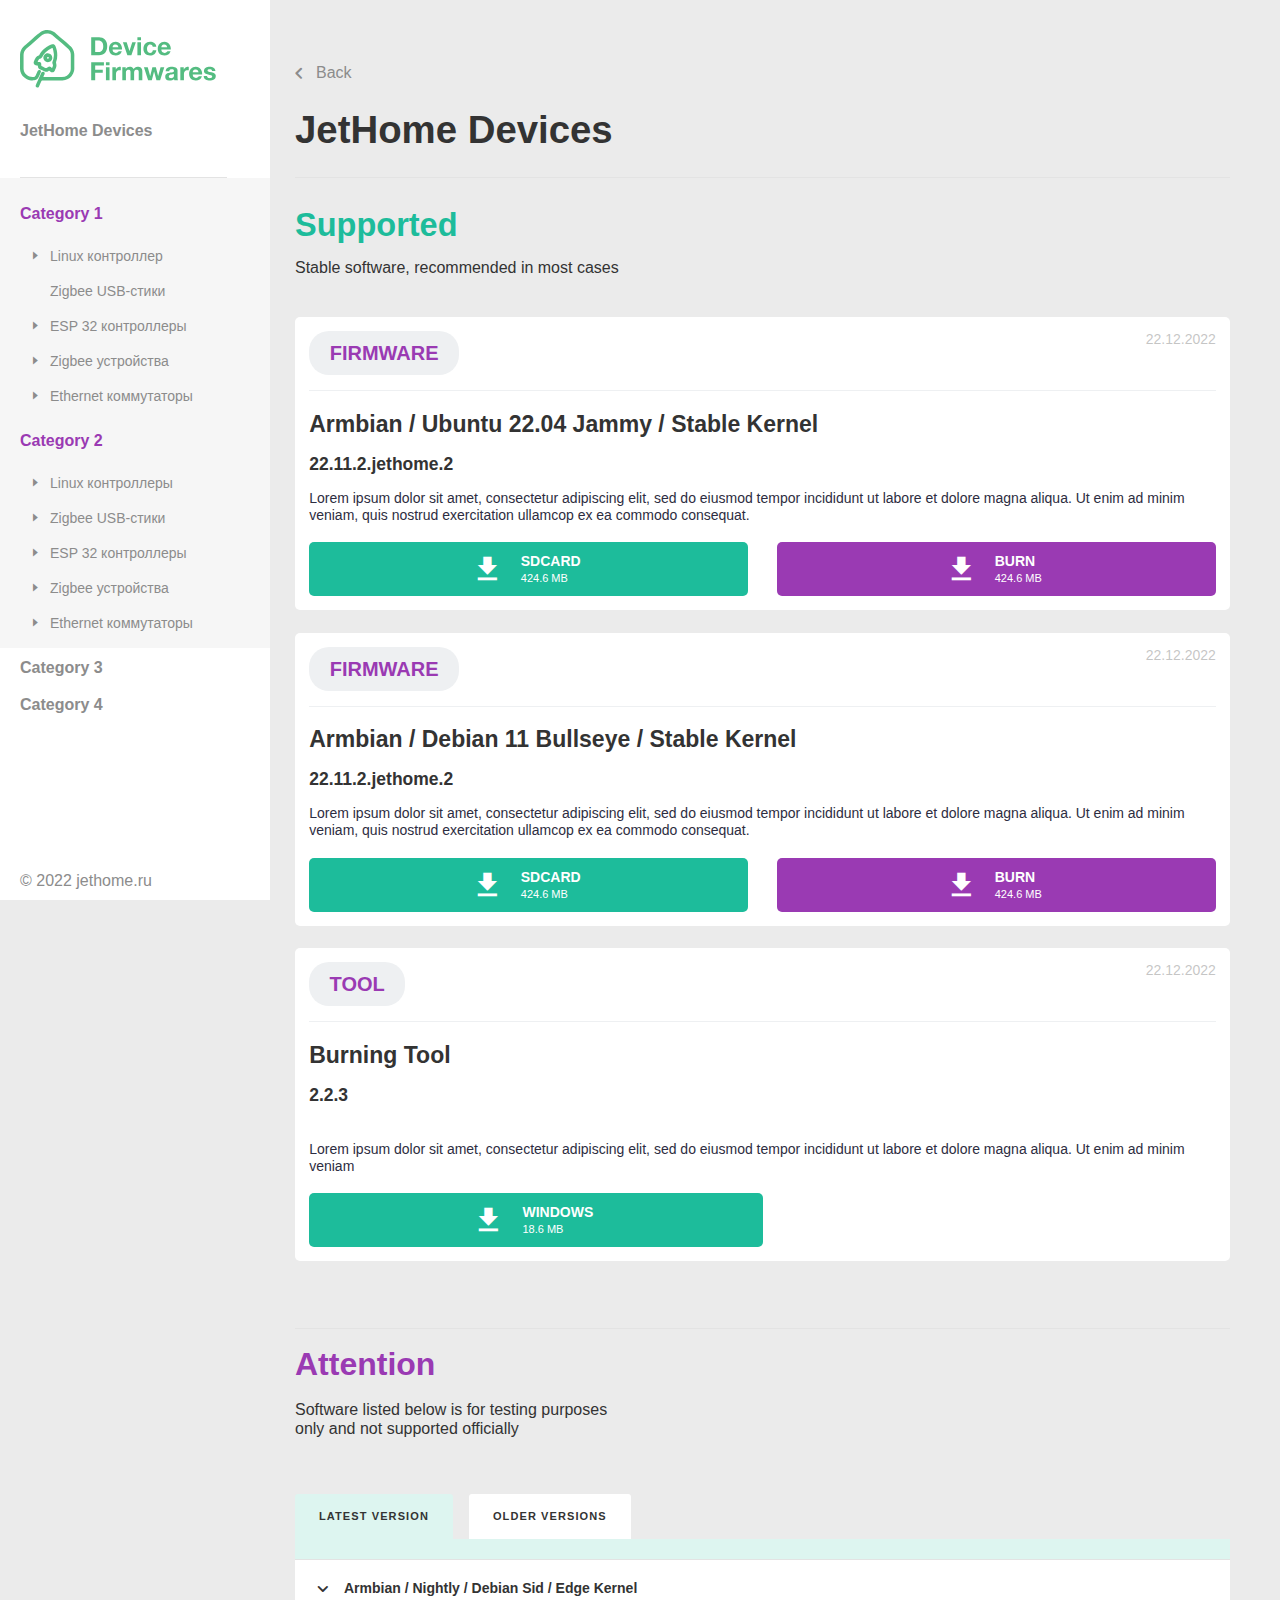
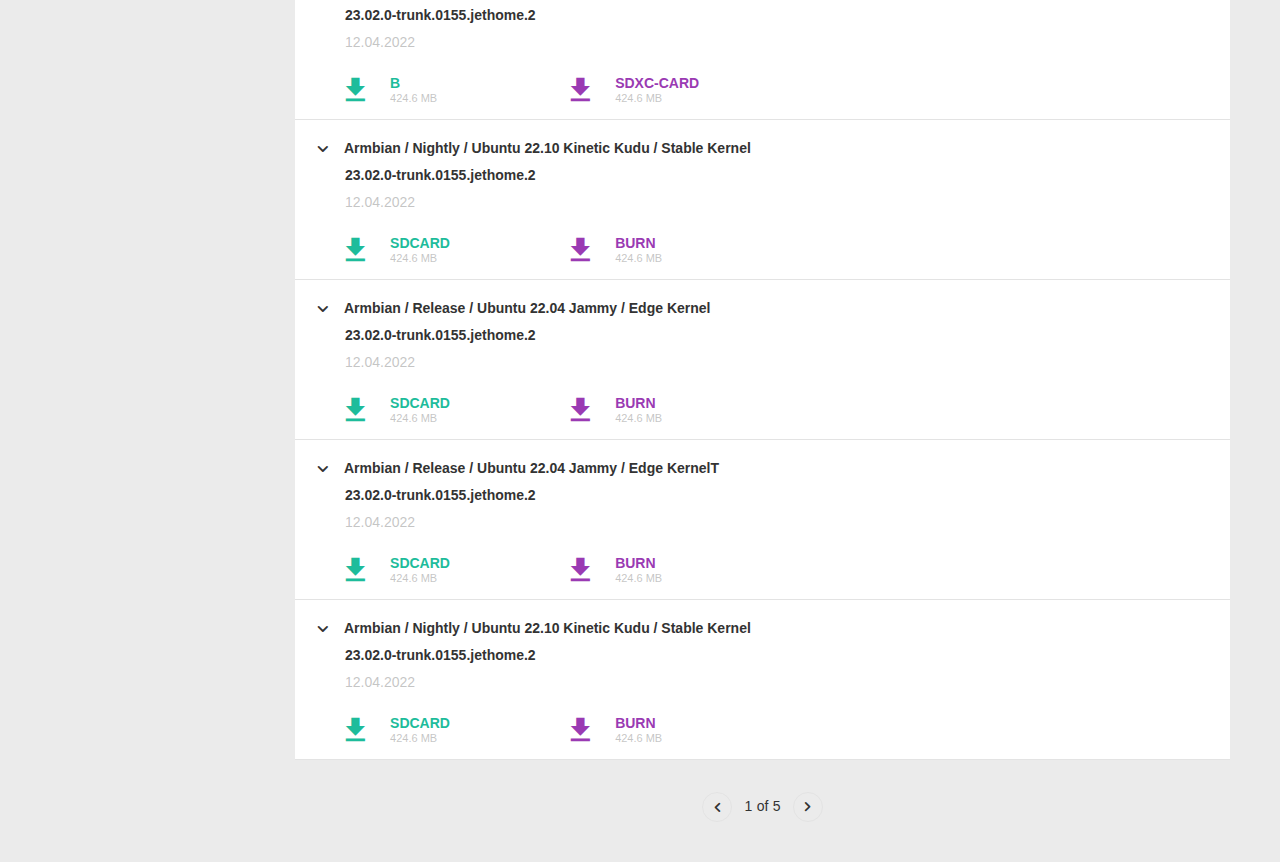
<file: category-2.html>
<!DOCTYPE html>
<html lang="ru">

<head>
	<title>Category-2</title>
	<meta charset="UTF-8">
	<meta name="format-detection" content="telephone=no">
	<!-- <style>body{opacity: 0;}</style> -->
	<link rel="stylesheet" href="css/style.min.css?_v=20230411122839">
	<link rel="shortcut icon" href="favicon.ico">
	<!-- <meta name="robots" content="noindex, nofollow"> -->
	<meta name="viewport" content="width=device-width, initial-scale=1.0">
</head>

<body>
	<div class="wrapper">
		<header class="header">
			<div class="header__menu menu">
				<div class="menu__top">
					<a href="index.html" class="header__logo"><img src="img/logo.svg" alt="logo" /></a>
					<button type="button" class="menu__icon icon-menu"><span></span></button>
				</div>

				<nav id="menu" class="menu__body">
					<div class="header__title">JetHome Devices</div>
					<div class="menu__list">
						<div class="menu__item menu__item-active">
							<div class="menu__link">
								<a href="category-1.html" class="menu__text">Category 1</a>
							</div>
							<div class="sub-menu__list">
								<div class="sub-menu__item">
									<div class="sub-menu__link"><span class="sub-menu__arrow-list _icon-ArrowNews"></span><a href="#" class="sub-menu__title">Linux контроллер</a></div>
									<div class="sub-sub-menu__list">
										<div class="sub-sub-menu__item">
											<button class="sub-sub-menu__link"><span class="sub-sub-menu__arrow-list _icon-ArrowNews"></span><a href="#" class="sub-sub-menu__title">ZigBee USB-стики JetStick Z2 (CC2652)</a></button>
											<div class="sub-sub-sub-menu__list">
												<div class="sub-sub-sub-menu__title">
													<a href="#" class="sub-sub-sub-menu__link">JetHome JetHub H1</a>
												</div>
												<div class="sub-sub-sub-menu__title">
													<a href="#" class="sub-sub-sub-menu__link">JetHome JetHub H1</a>
												</div>
											</div>
										</div>
										<div class="sub-sub-menu__item">
											<button class="sub-sub-menu__link"><span class="sub-sub-menu__arrow-list _icon-ArrowNews"></span><a href="#" class="sub-sub-menu__title">ZigBee USB-стики JetStick Z2 (CC2652)</a></button>
											<div class="sub-sub-sub-menu__list">
												<div class="sub-sub-sub-menu__title">
													<a href="#" class="sub-sub-sub-menu__link">JetHome JetHub H1</a>
												</div>
												<div class="sub-sub-sub-menu__title">
													<a href="#" class="sub-sub-sub-menu__link">JetHome JetHub H1</a>
												</div>
											</div>
										</div>
										<div class="sub-sub-menu__item">
											<button class="sub-sub-menu__link"><span class="sub-sub-menu__arrow-list _icon-ArrowNews"></span><a href="#" class="sub-sub-menu__title">ZigBee USB-стики JetStick Z2 (CC2652)</a></button>
											<div class="sub-sub-sub-menu__list">
												<div class="sub-sub-sub-menu__title">
													<a href="#" class="sub-sub-sub-menu__link">JetHome JetHub H1</a>
												</div>
												<div class="sub-sub-sub-menu__title">
													<a href="#" class="sub-sub-sub-menu__link">JetHome JetHub H1</a>
												</div>
											</div>
										</div>
									</div>
								</div>
								<div class="sub-menu__item">
									<button class="sub-menu__link"><span class="sub-menu__arrow-list _icon-ArrowNews"></span><a class="sub-menu__title" href="#">Zigbee USB-стики</a></button>
									<!-- <div class="sub-sub-menu__list">
                <div class="sub-sub-menu__item">
                  <button class="sub-sub-menu__link"><span class="sub-sub-menu__arrow-list _icon-ArrowNews"></span><a href="#" class="sub-sub-menu__title">JetHome JetHub H1</a></button>
                  <div class="sub-sub-sub-menu__list">
                    <div class="sub-sub-sub-menu__title">
                      <a href="#" class="sub-sub-sub-menu__link">JetHome JetHub H1</a>
                    </div>
                    <div class="sub-sub-sub-menu__title">
                      <a href="#" class="sub-sub-sub-menu__link">JetHome JetHub H1</a>
                    </div>
                  </div>
                </div>
                <div class="sub-sub-menu__item">
                  <button class="sub-sub-menu__link"><span class="sub-sub-menu__arrow-list _icon-ArrowNews"></span><a href="#" class="sub-sub-menu__title">JetHome JetHub H1</a></button>
                  <div class="sub-sub-sub-menu__list">
                    <div class="sub-sub-sub-menu__title">
                      <a href="#" class="sub-sub-sub-menu__link">JetHome JetHub H1</a>
                    </div>
                    <div class="sub-sub-sub-menu__title">
                      <a href="#" class="sub-sub-sub-menu__link">JetHome JetHub H1</a>
                    </div>
                  </div>
                </div>
                <div class="sub-sub-menu__item">
                  <button class="sub-sub-menu__link"><span class="sub-sub-menu__arrow-list _icon-ArrowNews"></span><a href="#" class="sub-sub-menu__title">JetHome JetHub H1</a></button>
                  <div class="sub-sub-sub-menu__list">
                    <div class="sub-sub-sub-menu__title">
                      <a href="#" class="sub-sub-sub-menu__link">JetHome JetHub H1</a>
                    </div>
                    <div class="sub-sub-sub-menu__title">
                      <a href="#" class="sub-sub-sub-menu__link">JetHome JetHub H1</a>
                    </div>
                  </div>
                </div>
              </div> -->
								</div>
								<div class="sub-menu__item">
									<button class="sub-menu__link"><span class="sub-menu__arrow-list _icon-ArrowNews"></span><a class="sub-menu__title" href="#">ESP 32 контроллеры</a></button>
									<div class="sub-sub-menu__list">
										<div class="sub-sub-menu__item">
											<button class="sub-sub-menu__link"><span class="sub-sub-menu__arrow-list _icon-ArrowNews"></span><a href="#" class="sub-sub-menu__title">JetHome JetHub H1</a></button>

											<div class="sub-sub-sub-menu__list">
												<div class="sub-sub-sub-menu__title">
													<a href="#" class="sub-sub-sub-menu__link">JetHome JetHub H1</a>
												</div>
												<div class="sub-sub-sub-menu__title">
													<a href="#" class="sub-sub-sub-menu__link">JetHome JetHub H1</a>
												</div>
											</div>
										</div>
										<div class="sub-sub-menu__item">
											<button class="sub-sub-menu__link"><span class="sub-sub-menu__arrow-list _icon-ArrowNews"></span><a href="#" class="sub-sub-menu__title">JetHome JetHub H1</a></button>

											<div class="sub-sub-sub-menu__list">
												<div class="sub-sub-sub-menu__title">
													<a href="#" class="sub-sub-sub-menu__link">JetHome JetHub H1</a>
												</div>
												<div class="sub-sub-sub-menu__title">
													<a href="#" class="sub-sub-sub-menu__link">JetHome JetHub H1</a>
												</div>
											</div>
										</div>
										<div class="sub-sub-menu__item">
											<button class="sub-sub-menu__link"><span class="sub-sub-menu__arrow-list _icon-ArrowNews"></span><a href="#" class="sub-sub-menu__title">JetHome JetHub H1</a></button>

											<div class="sub-sub-sub-menu__list">
												<div class="sub-sub-sub-menu__title">
													<a href="#" class="sub-sub-sub-menu__link">JetHome JetHub H1</a>
												</div>
												<div class="sub-sub-sub-menu__title">
													<a href="#" class="sub-sub-sub-menu__link">JetHome JetHub H1</a>
												</div>
											</div>
										</div>
									</div>
								</div>
								<div class="sub-menu__item">
									<button class="sub-menu__link"><span class="sub-menu__arrow-list _icon-ArrowNews"></span><a class="sub-menu__title" href="#">Zigbee устройства</a></button>
									<div class="sub-sub-menu__list">
										<div class="sub-sub-menu__item">
											<button class="sub-sub-menu__link"><span class="sub-sub-menu__arrow-list _icon-ArrowNews"></span><a href="#" class="sub-sub-menu__title">JetHome JetHub H1</a></button>

											<div class="sub-sub-sub-menu__list">
												<div class="sub-sub-sub-menu__title">
													<a href="#" class="sub-sub-sub-menu__link">JetHome JetHub H1</a>
												</div>
												<div class="sub-sub-sub-menu__title">
													<a href="#" class="sub-sub-sub-menu__link">JetHome JetHub H1</a>
												</div>
											</div>
										</div>
										<div class="sub-sub-menu__item">
											<button class="sub-sub-menu__link"><span class="sub-sub-menu__arrow-list _icon-ArrowNews"></span><a href="#" class="sub-sub-menu__title">JetHome JetHub H1</a></button>

											<div class="sub-sub-sub-menu__list">
												<div class="sub-sub-sub-menu__title">
													<a href="#" class="sub-sub-sub-menu__link">JetHome JetHub H1</a>
												</div>
												<div class="sub-sub-sub-menu__title">
													<a href="#" class="sub-sub-sub-menu__link">JetHome JetHub H1</a>
												</div>
											</div>
										</div>
										<div class="sub-sub-menu__item">
											<button class="sub-sub-menu__link"><span class="sub-sub-menu__arrow-list _icon-ArrowNews"></span><a href="#" class="sub-sub-menu__title">JetHome JetHub H1</a></button>

											<div class="sub-sub-sub-menu__list">
												<div class="sub-sub-sub-menu__title">
													<a href="#" class="sub-sub-sub-menu__link">JetHome JetHub H1</a>
												</div>
												<div class="sub-sub-sub-menu__title">
													<a href="#" class="sub-sub-sub-menu__link">JetHome JetHub H1</a>
												</div>
											</div>
										</div>
									</div>
								</div>
								<div class="sub-menu__item">
									<button class="sub-menu__link"><span class="sub-menu__arrow-list _icon-ArrowNews"></span><a class="sub-menu__title" href="#">Ethernet коммутаторы</a></button>

									<div class="sub-sub-menu__list">
										<div class="sub-sub-menu__item">
											<button class="sub-sub-menu__link"><span class="sub-sub-menu__arrow-list _icon-ArrowNews"></span><a href="#" class="sub-sub-menu__title">JetHome JetHub H1</a></button>

											<!-- <div class="sub-sub-sub-menu__list">
                    <div class="sub-sub-sub-menu__title">
                      <a href="#" class="sub-sub-sub-menu__link">JetHome JetHub H1</a>
                    </div>
                    <div class="sub-sub-sub-menu__title">
                      <a href="#" class="sub-sub-sub-menu__link">JetHome JetHub H1</a>
                    </div>
                  </div> -->
										</div>
										<div class="sub-sub-menu__item">
											<button class="sub-sub-menu__link"><span class="sub-sub-menu__arrow-list _icon-ArrowNews"></span><a href="#" class="sub-sub-menu__title">JetHome JetHub H1</a></button>

											<!-- <div class="sub-sub-sub-menu__list">
                    <div class="sub-sub-sub-menu__title">
                      <a href="#" class="sub-sub-sub-menu__link">JetHome JetHub H1</a>
                    </div>
                    <div class="sub-sub-sub-menu__title">
                      <a href="#" class="sub-sub-sub-menu__link">JetHome JetHub H1</a>
                    </div>
                  </div> -->
										</div>
										<div class="sub-sub-menu__item">
											<button class="sub-sub-menu__link"><span class="sub-sub-menu__arrow-list _icon-ArrowNews"></span><a href="#" class="sub-sub-menu__title">JetHome JetHub H1</a></button>

											<div class="sub-sub-sub-menu__list">
												<div class="sub-sub-sub-menu__title">
													<a href="#" class="sub-sub-sub-menu__link">JetHome JetHub H1</a>
												</div>
												<div class="sub-sub-sub-menu__title">
													<a href="#" class="sub-sub-sub-menu__link">JetHome JetHub H1</a>
												</div>
											</div>
										</div>
									</div>
								</div>
							</div>
						</div>

						<div class="menu__item menu__item-active">
							<div class="menu__link">
								<a href="category-2.html" class="menu__text">Category 2</a>
							</div>
							<div class="sub-menu__list">
								<div class="sub-menu__item">
									<button class="sub-menu__link"><span class="sub-menu__arrow-list _icon-ArrowNews"></span><a class="sub-menu__title" href="#">Linux контроллеры</a></button>
									<div class="sub-sub-menu__list">
										<div class="sub-sub-menu__item">
											<button class="sub-sub-menu__link"><span class="sub-sub-menu__arrow-list _icon-ArrowNews"></span><a href="#" class="sub-sub-menu__title">JetHome JetHub H1</a></button>

											<div class="sub-sub-sub-menu__list">
												<div class="sub-sub-sub-menu__title">
													<a href="#" class="sub-sub-sub-menu__link">JetHome JetHub H1</a>
												</div>
												<div class="sub-sub-sub-menu__title">
													<a href="#" class="sub-sub-sub-menu__link">JetHome JetHub H1</a>
												</div>
											</div>
										</div>
										<div class="sub-sub-menu__item">
											<button class="sub-sub-menu__link"><span class="sub-sub-menu__arrow-list _icon-ArrowNews"></span><a href="#" class="sub-sub-menu__title">JetHome JetHub H1</a></button>

											<div class="sub-sub-sub-menu__list">
												<div class="sub-sub-sub-menu__title">
													<a href="#" class="sub-sub-sub-menu__link">JetHome JetHub H1</a>
												</div>
												<div class="sub-sub-sub-menu__title">
													<a href="#" class="sub-sub-sub-menu__link">JetHome JetHub H1</a>
												</div>
											</div>
										</div>
										<div class="sub-sub-menu__item">
											<button class="sub-sub-menu__link"><span class="sub-sub-menu__arrow-list _icon-ArrowNews"></span><a href="#" class="sub-sub-menu__title">JetHome JetHub H1</a></button>

											<div class="sub-sub-sub-menu__list">
												<div class="sub-sub-sub-menu__title">
													<a href="#" class="sub-sub-sub-menu__link">JetHome JetHub H1</a>
												</div>
												<div class="sub-sub-sub-menu__title">
													<a href="#" class="sub-sub-sub-menu__link">JetHome JetHub H1</a>
												</div>
											</div>
										</div>
									</div>
								</div>

								<div class="sub-menu__item">
									<button class="sub-menu__link"><span class="sub-menu__arrow-list _icon-ArrowNews"></span><a class="sub-menu__title" href="#">Zigbee USB-стики</a></button>
									<div class="sub-sub-menu__list">
										<div class="sub-sub-menu__item">
											<button class="sub-sub-menu__link"><span class="sub-sub-menu__arrow-list _icon-ArrowNews"></span><a href="#" class="sub-sub-menu__title">JetHome JetHub H1</a></button>

											<div class="sub-sub-sub-menu__list">
												<div class="sub-sub-sub-menu__title">
													<a href="#" class="sub-sub-sub-menu__link">JetHome JetHub H1</a>
												</div>
												<div class="sub-sub-sub-menu__title">
													<a href="#" class="sub-sub-sub-menu__link">JetHome JetHub H1</a>
												</div>
											</div>
										</div>
										<div class="sub-sub-menu__item">
											<button class="sub-sub-menu__link"><span class="sub-sub-menu__arrow-list _icon-ArrowNews"></span><a href="#" class="sub-sub-menu__title">JetHome JetHub H1</a></button>

											<div class="sub-sub-sub-menu__list">
												<div class="sub-sub-sub-menu__title">
													<a href="#" class="sub-sub-sub-menu__link">JetHome JetHub H1</a>
												</div>
												<div class="sub-sub-sub-menu__title">
													<a href="#" class="sub-sub-sub-menu__link">JetHome JetHub H1</a>
												</div>
											</div>
										</div>
										<div class="sub-sub-menu__item">
											<button class="sub-sub-menu__link"><span class="sub-sub-menu__arrow-list _icon-ArrowNews"></span><a href="#" class="sub-sub-menu__title">JetHome JetHub H1</a></button>

											<div class="sub-sub-sub-menu__list">
												<div class="sub-sub-sub-menu__title">
													<a href="#" class="sub-sub-sub-menu__link">JetHome JetHub H1</a>
												</div>
												<div class="sub-sub-sub-menu__title">
													<a href="#" class="sub-sub-sub-menu__link">JetHome JetHub H1</a>
												</div>
											</div>
										</div>
									</div>
								</div>
								<div class="sub-menu__item">
									<button class="sub-menu__link"><span class="sub-menu__arrow-list _icon-ArrowNews"></span><a class="sub-menu__title" href="#">ESP 32 контроллеры</a></button>
									<div class="sub-sub-menu__list">
										<div class="sub-sub-menu__item">
											<button class="sub-sub-menu__link"><span class="sub-sub-menu__arrow-list _icon-ArrowNews"></span><a href="#" class="sub-sub-menu__title">JetHome JetHub H1</a></button>

											<div class="sub-sub-sub-menu__list">
												<div class="sub-sub-sub-menu__title">
													<a href="#" class="sub-sub-sub-menu__link">JetHome JetHub H1</a>
												</div>
												<div class="sub-sub-sub-menu__title">
													<a href="#" class="sub-sub-sub-menu__link">JetHome JetHub H1</a>
												</div>
											</div>
										</div>
										<div class="sub-sub-menu__item">
											<button class="sub-sub-menu__link"><span class="sub-sub-menu__arrow-list _icon-ArrowNews"></span><a href="#" class="sub-sub-menu__title">JetHome JetHub H1</a></button>

											<div class="sub-sub-sub-menu__list">
												<div class="sub-sub-sub-menu__title">
													<a href="#" class="sub-sub-sub-menu__link">JetHome JetHub H1</a>
												</div>
												<div class="sub-sub-sub-menu__title">
													<a href="#" class="sub-sub-sub-menu__link">JetHome JetHub H1</a>
												</div>
											</div>
										</div>
										<div class="sub-sub-menu__item">
											<button class="sub-sub-menu__link"><span class="sub-sub-menu__arrow-list _icon-ArrowNews"></span><a href="#" class="sub-sub-menu__title">JetHome JetHub H1</a></button>

											<div class="sub-sub-sub-menu__list">
												<div class="sub-sub-sub-menu__title">
													<a href="#" class="sub-sub-sub-menu__link">JetHome JetHub H1</a>
												</div>
												<div class="sub-sub-sub-menu__title">
													<a href="#" class="sub-sub-sub-menu__link">JetHome JetHub H1</a>
												</div>
											</div>
										</div>
									</div>
								</div>
								<div class="sub-menu__item">
									<button class="sub-menu__link"><span class="sub-menu__arrow-list _icon-ArrowNews"></span><a class="sub-menu__title" href="#">Zigbee устройства</a></button>
									<div class="sub-sub-menu__list">
										<div class="sub-sub-menu__item">
											<button class="sub-sub-menu__link"><span class="sub-sub-menu__arrow-list _icon-ArrowNews"></span><a href="#" class="sub-sub-menu__title">JetHome JetHub H1</a></button>

											<div class="sub-sub-sub-menu__list">
												<div class="sub-sub-sub-menu__title">
													<a href="#" class="sub-sub-sub-menu__link">JetHome JetHub H1</a>
												</div>
												<div class="sub-sub-sub-menu__title">
													<a href="#" class="sub-sub-sub-menu__link">JetHome JetHub H1</a>
												</div>
											</div>
										</div>
										<div class="sub-sub-menu__item">
											<button class="sub-sub-menu__link"><span class="sub-sub-menu__arrow-list _icon-ArrowNews"></span><a href="#" class="sub-sub-menu__title">JetHome JetHub H1</a></button>

											<div class="sub-sub-sub-menu__list">
												<div class="sub-sub-sub-menu__title">
													<a href="#" class="sub-sub-sub-menu__link">JetHome JetHub H1</a>
												</div>
												<div class="sub-sub-sub-menu__title">
													<a href="#" class="sub-sub-sub-menu__link">JetHome JetHub H1</a>
												</div>
											</div>
										</div>
										<div class="sub-sub-menu__item">
											<button class="sub-sub-menu__link"><span class="sub-sub-menu__arrow-list _icon-ArrowNews"></span><a href="#" class="sub-sub-menu__title">JetHome JetHub H1</a></button>

											<div class="sub-sub-sub-menu__list">
												<div class="sub-sub-sub-menu__title">
													<a href="#" class="sub-sub-sub-menu__link">JetHome JetHub H1</a>
												</div>
												<div class="sub-sub-sub-menu__title">
													<a href="#" class="sub-sub-sub-menu__link">JetHome JetHub H1</a>
												</div>
											</div>
										</div>
									</div>
								</div>
								<div class="sub-menu__item">
									<button class="sub-menu__link"><span class="sub-menu__arrow-list _icon-ArrowNews"></span><a class="sub-menu__title" href="#">Ethernet коммутаторы</a></button>
									<div class="sub-sub-menu__list">
										<div class="sub-sub-menu__item">
											<button class="sub-sub-menu__link"><span class="sub-sub-menu__arrow-list _icon-ArrowNews"></span><a href="#" class="sub-sub-menu__title">JetHome JetHub H1</a></button>

											<div class="sub-sub-sub-menu__list">
												<div class="sub-sub-sub-menu__title">
													<a href="#" class="sub-sub-sub-menu__link">JetHome JetHub H1</a>
												</div>
												<div class="sub-sub-sub-menu__title">
													<a href="#" class="sub-sub-sub-menu__link">JetHome JetHub H1</a>
												</div>
											</div>
										</div>
										<div class="sub-sub-menu__item">
											<button class="sub-sub-menu__link"><span class="sub-sub-menu__arrow-list _icon-ArrowNews"></span><a href="#" class="sub-sub-menu__title">JetHome JetHub H1</a></button>

											<div class="sub-sub-sub-menu__list">
												<div class="sub-sub-sub-menu__title">
													<a href="#" class="sub-sub-sub-menu__link">JetHome JetHub H1</a>
												</div>
												<div class="sub-sub-sub-menu__title">
													<a href="#" class="sub-sub-sub-menu__link">JetHome JetHub H1</a>
												</div>
											</div>
										</div>
										<div class="sub-sub-menu__item">
											<button class="sub-sub-menu__link"><span class="sub-sub-menu__arrow-list _icon-ArrowNews"></span><a href="#" class="sub-sub-menu__title">JetHome JetHub H1</a></button>

											<div class="sub-sub-sub-menu__list">
												<div class="sub-sub-sub-menu__title">
													<a href="#" class="sub-sub-sub-menu__link">JetHome JetHub H1</a>
												</div>
												<div class="sub-sub-sub-menu__title">
													<a href="#" class="sub-sub-sub-menu__link">JetHome JetHub H1</a>
												</div>
											</div>
										</div>
									</div>
								</div>
							</div>
						</div>

						<div class="menu__item menu__item-active">
							<div class="menu__link">
								<a href="category-3.html" class="menu__text">Category 3</a>
							</div>
							<!-- <div class="sub-menu__list">
            <div class="sub-menu__item">
              <button class="sub-menu__link"><span class="sub-menu__arrow-list _icon-ArrowNews"></span><a class="sub-menu__title" href="#">Linux контроллеры</a></button>
              <div class="sub-sub-menu__list">
                <div class="sub-sub-menu__item">
                  <button class="sub-sub-menu__link"><span class="sub-sub-menu__arrow-list _icon-ArrowNews"></span><a href="#" class="sub-sub-menu__title">JetHome JetHub H1</a></button>

                  <div class="sub-sub-sub-menu__list">
                    <div class="sub-sub-sub-menu__title">
                      <a href="#" class="sub-sub-sub-menu__link">JetHome JetHub H1</a>
                    </div>
                    <div class="sub-sub-sub-menu__title">
                      <a href="#" class="sub-sub-sub-menu__link">JetHome JetHub H1</a>
                    </div>
                  </div>
                </div>
                <div class="sub-sub-menu__item">
                  <button class="sub-sub-menu__link"><span class="sub-sub-menu__arrow-list _icon-ArrowNews"></span><a href="#" class="sub-sub-menu__title">JetHome JetHub H1</a></button>

                  <div class="sub-sub-sub-menu__list">
                    <div class="sub-sub-sub-menu__title">
                      <a href="#" class="sub-sub-sub-menu__link">JetHome JetHub H1</a>
                    </div>
                    <div class="sub-sub-sub-menu__title">
                      <a href="#" class="sub-sub-sub-menu__link">JetHome JetHub H1</a>
                    </div>
                  </div>
                </div>
                <div class="sub-sub-menu__item">
                  <button class="sub-sub-menu__link"><span class="sub-sub-menu__arrow-list _icon-ArrowNews"></span><a href="#" class="sub-sub-menu__title">JetHome JetHub H1</a></button>

                  <div class="sub-sub-sub-menu__list">
                    <div class="sub-sub-sub-menu__title">
                      <a href="#" class="sub-sub-sub-menu__link">JetHome JetHub H1</a>
                    </div>
                    <div class="sub-sub-sub-menu__title">
                      <a href="#" class="sub-sub-sub-menu__link">JetHome JetHub H1</a>
                    </div>
                  </div>
                </div>
              </div>
            </div>

            <div class="sub-menu__item">
              <button class="sub-menu__link"><span class="sub-menu__arrow-list _icon-ArrowNews"></span><a class="sub-menu__title" href="#">Zigbee USB-стики</a></button>
              <div class="sub-sub-menu__list">
                <div class="sub-sub-menu__item">
                  <button class="sub-sub-menu__link"><span class="sub-sub-menu__arrow-list _icon-ArrowNews"></span><a href="#" class="sub-sub-menu__title">JetHome JetHub H1</a></button>

                  <div class="sub-sub-sub-menu__list">
                    <div class="sub-sub-sub-menu__title">
                      <a href="#" class="sub-sub-sub-menu__link">JetHome JetHub H1</a>
                    </div>
                    <div class="sub-sub-sub-menu__title">
                      <a href="#" class="sub-sub-sub-menu__link">JetHome JetHub H1</a>
                    </div>
                  </div>
                </div>
                <div class="sub-sub-menu__item">
                  <button class="sub-sub-menu__link"><span class="sub-sub-menu__arrow-list _icon-ArrowNews"></span><a href="#" class="sub-sub-menu__title">JetHome JetHub H1</a></button>

                  <div class="sub-sub-sub-menu__list">
                    <div class="sub-sub-sub-menu__title">
                      <a href="#" class="sub-sub-sub-menu__link">JetHome JetHub H1</a>
                    </div>
                    <div class="sub-sub-sub-menu__title">
                      <a href="#" class="sub-sub-sub-menu__link">JetHome JetHub H1</a>
                    </div>
                  </div>
                </div>
                <div class="sub-sub-menu__item">
                  <button class="sub-sub-menu__link"><span class="sub-sub-menu__arrow-list _icon-ArrowNews"></span><a href="#" class="sub-sub-menu__title">JetHome JetHub H1</a></button>

                  <div class="sub-sub-sub-menu__list">
                    <div class="sub-sub-sub-menu__title">
                      <a href="#" class="sub-sub-sub-menu__link">JetHome JetHub H1</a>
                    </div>
                    <div class="sub-sub-sub-menu__title">
                      <a href="#" class="sub-sub-sub-menu__link">JetHome JetHub H1</a>
                    </div>
                  </div>
                </div>
              </div>
            </div>
            <div class="sub-menu__item">
              <button class="sub-menu__link"><span class="sub-menu__arrow-list _icon-ArrowNews"></span><a class="sub-menu__title" href="#">ESP 32 контроллеры</a></button>
              <div class="sub-sub-menu__list">
                <div class="sub-sub-menu__item">
                  <button class="sub-sub-menu__link"><span class="sub-sub-menu__arrow-list _icon-ArrowNews"></span><a href="#" class="sub-sub-menu__title">JetHome JetHub H1</a></button>

                  <div class="sub-sub-sub-menu__list">
                    <div class="sub-sub-sub-menu__title">
                      <a href="#" class="sub-sub-sub-menu__link">JetHome JetHub H1</a>
                    </div>
                    <div class="sub-sub-sub-menu__title">
                      <a href="#" class="sub-sub-sub-menu__link">JetHome JetHub H1</a>
                    </div>
                  </div>
                </div>
                <div class="sub-sub-menu__item">
                  <button class="sub-sub-menu__link"><span class="sub-sub-menu__arrow-list _icon-ArrowNews"></span><a href="#" class="sub-sub-menu__title">JetHome JetHub H1</a></button>

                  <div class="sub-sub-sub-menu__list">
                    <div class="sub-sub-sub-menu__title">
                      <a href="#" class="sub-sub-sub-menu__link">JetHome JetHub H1</a>
                    </div>
                    <div class="sub-sub-sub-menu__title">
                      <a href="#" class="sub-sub-sub-menu__link">JetHome JetHub H1</a>
                    </div>
                  </div>
                </div>
                <div class="sub-sub-menu__item">
                  <button class="sub-sub-menu__link"><span class="sub-sub-menu__arrow-list _icon-ArrowNews"></span><a href="#" class="sub-sub-menu__title">JetHome JetHub H1</a></button>

                  <div class="sub-sub-sub-menu__list">
                    <div class="sub-sub-sub-menu__title">
                      <a href="#" class="sub-sub-sub-menu__link">JetHome JetHub H1</a>
                    </div>
                    <div class="sub-sub-sub-menu__title">
                      <a href="#" class="sub-sub-sub-menu__link">JetHome JetHub H1</a>
                    </div>
                  </div>
                </div>
              </div>
            </div>
            <div class="sub-menu__item">
              <button class="sub-menu__link"><span class="sub-menu__arrow-list _icon-ArrowNews"></span><a class="sub-menu__title" href="#">Zigbee устройства</a></button>
              <div class="sub-sub-menu__list">
                <div class="sub-sub-menu__item">
                  <button class="sub-sub-menu__link"><span class="sub-sub-menu__arrow-list _icon-ArrowNews"></span><a href="#" class="sub-sub-menu__title">JetHome JetHub H1</a></button>

                  <div class="sub-sub-sub-menu__list">
                    <div class="sub-sub-sub-menu__title">
                      <a href="#" class="sub-sub-sub-menu__link">JetHome JetHub H1</a>
                    </div>
                    <div class="sub-sub-sub-menu__title">
                      <a href="#" class="sub-sub-sub-menu__link">JetHome JetHub H1</a>
                    </div>
                  </div>
                </div>
                <div class="sub-sub-menu__item">
                  <button class="sub-sub-menu__link"><span class="sub-sub-menu__arrow-list _icon-ArrowNews"></span><a href="#" class="sub-sub-menu__title">JetHome JetHub H1</a></button>

                  <div class="sub-sub-sub-menu__list">
                    <div class="sub-sub-sub-menu__title">
                      <a href="#" class="sub-sub-sub-menu__link">JetHome JetHub H1</a>
                    </div>
                    <div class="sub-sub-sub-menu__title">
                      <a href="#" class="sub-sub-sub-menu__link">JetHome JetHub H1</a>
                    </div>
                  </div>
                </div>
                <div class="sub-sub-menu__item">
                  <button class="sub-sub-menu__link"><span class="sub-sub-menu__arrow-list _icon-ArrowNews"></span><a href="#" class="sub-sub-menu__title">JetHome JetHub H1</a></button>

                  <div class="sub-sub-sub-menu__list">
                    <div class="sub-sub-sub-menu__title">
                      <a href="#" class="sub-sub-sub-menu__link">JetHome JetHub H1</a>
                    </div>
                    <div class="sub-sub-sub-menu__title">
                      <a href="#" class="sub-sub-sub-menu__link">JetHome JetHub H1</a>
                    </div>
                  </div>
                </div>
              </div>
            </div>
            <div class="sub-menu__item">
              <button class="sub-menu__link"><span class="sub-menu__arrow-list _icon-ArrowNews"></span><a class="sub-menu__title" href="#">Ethernet коммутаторы</a></button>
              <div class="sub-sub-menu__list">
                <div class="sub-sub-menu__item">
                  <button class="sub-sub-menu__link"><span class="sub-sub-menu__arrow-list _icon-ArrowNews"></span><a href="#" class="sub-sub-menu__title">JetHome JetHub H1</a></button>

                  <div class="sub-sub-sub-menu__list">
                    <div class="sub-sub-sub-menu__title">
                      <a href="#" class="sub-sub-sub-menu__link">JetHome JetHub H1</a>
                    </div>
                    <div class="sub-sub-sub-menu__title">
                      <a href="#" class="sub-sub-sub-menu__link">JetHome JetHub H1</a>
                    </div>
                  </div>
                </div>
                <div class="sub-sub-menu__item">
                  <button class="sub-sub-menu__link"><span class="sub-sub-menu__arrow-list _icon-ArrowNews"></span><a href="#" class="sub-sub-menu__title">JetHome JetHub H1</a></button>

                  <div class="sub-sub-sub-menu__list">
                    <div class="sub-sub-sub-menu__title">
                      <a href="#" class="sub-sub-sub-menu__link">JetHome JetHub H1</a>
                    </div>
                    <div class="sub-sub-sub-menu__title">
                      <a href="#" class="sub-sub-sub-menu__link">JetHome JetHub H1</a>
                    </div>
                  </div>
                </div>
                <div class="sub-sub-menu__item">
                  <button class="sub-sub-menu__link"><span class="sub-sub-menu__arrow-list _icon-ArrowNews"></span><a href="#" class="sub-sub-menu__title">JetHome JetHub H1</a></button>

                  <div class="sub-sub-sub-menu__list">
                    <div class="sub-sub-sub-menu__title">
                      <a href="#" class="sub-sub-sub-menu__link">JetHome JetHub H1</a>
                    </div>
                    <div class="sub-sub-sub-menu__title">
                      <a href="#" class="sub-sub-sub-menu__link">JetHome JetHub H1</a>
                    </div>
                  </div>
                </div>
              </div>
            </div>
          </div> -->
						</div>

						<div class="menu__item menu__item-active">
							<div class="menu__link">
								<a href="category-4.html" class="menu__text">Category 4</a>
							</div>

							<!-- <div class="sub-menu__list">
            <div class="sub-menu__item">
              <button class="sub-menu__link"><span class="sub-menu__arrow-list _icon-ArrowNews"></span><a class="sub-menu__title" href="#">Linux контроллеры</a></button>
              <div class="sub-sub-menu__list">
                <div class="sub-sub-menu__item">
                  <button class="sub-sub-menu__link"><span class="sub-sub-menu__arrow-list _icon-ArrowNews"></span><a href="#" class="sub-sub-menu__title">JetHome JetHub H1</a></button>

                  <div class="sub-sub-sub-menu__list">
                    <div class="sub-sub-sub-menu__title">
                      <a href="#" class="sub-sub-sub-menu__link">JetHome JetHub H1</a>
                    </div>
                    <div class="sub-sub-sub-menu__title">
                      <a href="#" class="sub-sub-sub-menu__link">JetHome JetHub H1</a>
                    </div>
                  </div>
                </div>
                <div class="sub-sub-menu__item">
                  <button class="sub-sub-menu__link"><span class="sub-sub-menu__arrow-list _icon-ArrowNews"></span><a href="#" class="sub-sub-menu__title">JetHome JetHub H1</a></button>

                  <div class="sub-sub-sub-menu__list">
                    <div class="sub-sub-sub-menu__title">
                      <a href="#" class="sub-sub-sub-menu__link">JetHome JetHub H1</a>
                    </div>
                    <div class="sub-sub-sub-menu__title">
                      <a href="#" class="sub-sub-sub-menu__link">JetHome JetHub H1</a>
                    </div>
                  </div>
                </div>
                <div class="sub-sub-menu__item">
                  <button class="sub-sub-menu__link"><span class="sub-sub-menu__arrow-list _icon-ArrowNews"></span><a href="#" class="sub-sub-menu__title">JetHome JetHub H1</a></button>

                  <div class="sub-sub-sub-menu__list">
                    <div class="sub-sub-sub-menu__title">
                      <a href="#" class="sub-sub-sub-menu__link">JetHome JetHub H1</a>
                    </div>
                    <div class="sub-sub-sub-menu__title">
                      <a href="#" class="sub-sub-sub-menu__link">JetHome JetHub H1</a>
                    </div>
                  </div>
                </div>
              </div>
            </div>

            <div class="sub-menu__item">
              <button class="sub-menu__link"><span class="sub-menu__arrow-list _icon-ArrowNews"></span><a class="sub-menu__title" href="#">Zigbee USB-стики</a></button>
              <div class="sub-sub-menu__list">
                <div class="sub-sub-menu__item">
                  <button class="sub-sub-menu__link"><span class="sub-sub-menu__arrow-list _icon-ArrowNews"></span><a href="#" class="sub-sub-menu__title">JetHome JetHub H1</a></button>

                  <div class="sub-sub-sub-menu__list">
                    <div class="sub-sub-sub-menu__title">
                      <a href="#" class="sub-sub-sub-menu__link">JetHome JetHub H1</a>
                    </div>
                    <div class="sub-sub-sub-menu__title">
                      <a href="#" class="sub-sub-sub-menu__link">JetHome JetHub H1</a>
                    </div>
                  </div>
                </div>
                <div class="sub-sub-menu__item">
                  <button class="sub-sub-menu__link"><span class="sub-sub-menu__arrow-list _icon-ArrowNews"></span><a href="#" class="sub-sub-menu__title">JetHome JetHub H1</a></button>

                  <div class="sub-sub-sub-menu__list">
                    <div class="sub-sub-sub-menu__title">
                      <a href="#" class="sub-sub-sub-menu__link">JetHome JetHub H1</a>
                    </div>
                    <div class="sub-sub-sub-menu__title">
                      <a href="#" class="sub-sub-sub-menu__link">JetHome JetHub H1</a>
                    </div>
                  </div>
                </div>
                <div class="sub-sub-menu__item">
                  <button class="sub-sub-menu__link"><span class="sub-sub-menu__arrow-list _icon-ArrowNews"></span><a href="#" class="sub-sub-menu__title">JetHome JetHub H1</a></button>

                  <div class="sub-sub-sub-menu__list">
                    <div class="sub-sub-sub-menu__title">
                      <a href="#" class="sub-sub-sub-menu__link">JetHome JetHub H1</a>
                    </div>
                    <div class="sub-sub-sub-menu__title">
                      <a href="#" class="sub-sub-sub-menu__link">JetHome JetHub H1</a>
                    </div>
                  </div>
                </div>
              </div>
            </div>
            <div class="sub-menu__item">
              <button class="sub-menu__link"><span class="sub-menu__arrow-list _icon-ArrowNews"></span><a class="sub-menu__title" href="#">ESP 32 контроллеры</a></button>
              <div class="sub-sub-menu__list">
                <div class="sub-sub-menu__item">
                  <button class="sub-sub-menu__link"><span class="sub-sub-menu__arrow-list _icon-ArrowNews"></span><a href="#" class="sub-sub-menu__title">JetHome JetHub H1</a></button>

                  <div class="sub-sub-sub-menu__list">
                    <div class="sub-sub-sub-menu__title">
                      <a href="#" class="sub-sub-sub-menu__link">JetHome JetHub H1</a>
                    </div>
                    <div class="sub-sub-sub-menu__title">
                      <a href="#" class="sub-sub-sub-menu__link">JetHome JetHub H1</a>
                    </div>
                  </div>
                </div>
                <div class="sub-sub-menu__item">
                  <button class="sub-sub-menu__link"><span class="sub-sub-menu__arrow-list _icon-ArrowNews"></span><a href="#" class="sub-sub-menu__title">JetHome JetHub H1</a></button>

                  <div class="sub-sub-sub-menu__list">
                    <div class="sub-sub-sub-menu__title">
                      <a href="#" class="sub-sub-sub-menu__link">JetHome JetHub H1</a>
                    </div>
                    <div class="sub-sub-sub-menu__title">
                      <a href="#" class="sub-sub-sub-menu__link">JetHome JetHub H1</a>
                    </div>
                  </div>
                </div>
                <div class="sub-sub-menu__item">
                  <button class="sub-sub-menu__link"><span class="sub-sub-menu__arrow-list _icon-ArrowNews"></span><a href="#" class="sub-sub-menu__title">JetHome JetHub H1</a></button>

                  <div class="sub-sub-sub-menu__list">
                    <div class="sub-sub-sub-menu__title">
                      <a href="#" class="sub-sub-sub-menu__link">JetHome JetHub H1</a>
                    </div>
                    <div class="sub-sub-sub-menu__title">
                      <a href="#" class="sub-sub-sub-menu__link">JetHome JetHub H1</a>
                    </div>
                  </div>
                </div>
              </div>
            </div>
            <div class="sub-menu__item">
              <button class="sub-menu__link"><span class="sub-menu__arrow-list _icon-ArrowNews"></span><a class="sub-menu__title" href="#">Zigbee устройства</a></button>
              <div class="sub-sub-menu__list">
                <div class="sub-sub-menu__item">
                  <button class="sub-sub-menu__link"><span class="sub-sub-menu__arrow-list _icon-ArrowNews"></span><a href="#" class="sub-sub-menu__title">JetHome JetHub H1</a></button>

                  <div class="sub-sub-sub-menu__list">
                    <div class="sub-sub-sub-menu__title">
                      <a href="#" class="sub-sub-sub-menu__link">JetHome JetHub H1</a>
                    </div>
                    <div class="sub-sub-sub-menu__title">
                      <a href="#" class="sub-sub-sub-menu__link">JetHome JetHub H1</a>
                    </div>
                  </div>
                </div>
                <div class="sub-sub-menu__item">
                  <button class="sub-sub-menu__link"><span class="sub-sub-menu__arrow-list _icon-ArrowNews"></span><a href="#" class="sub-sub-menu__title">JetHome JetHub H1</a></button>

                  <div class="sub-sub-sub-menu__list">
                    <div class="sub-sub-sub-menu__title">
                      <a href="#" class="sub-sub-sub-menu__link">JetHome JetHub H1</a>
                    </div>
                    <div class="sub-sub-sub-menu__title">
                      <a href="#" class="sub-sub-sub-menu__link">JetHome JetHub H1</a>
                    </div>
                  </div>
                </div>
                <div class="sub-sub-menu__item">
                  <button class="sub-sub-menu__link"><span class="sub-sub-menu__arrow-list _icon-ArrowNews"></span><a href="#" class="sub-sub-menu__title">JetHome JetHub H1</a></button>

                  <div class="sub-sub-sub-menu__list">
                    <div class="sub-sub-sub-menu__title">
                      <a href="#" class="sub-sub-sub-menu__link">JetHome JetHub H1</a>
                    </div>
                    <div class="sub-sub-sub-menu__title">
                      <a href="#" class="sub-sub-sub-menu__link">JetHome JetHub H1</a>
                    </div>
                  </div>
                </div>
              </div>
            </div>
            <div class="sub-menu__item">
              <button class="sub-menu__link"><span class="sub-menu__arrow-list _icon-ArrowNews"></span><a class="sub-menu__title" href="#">Ethernet коммутаторы</a></button>
              <div class="sub-sub-menu__list">
                <div class="sub-sub-menu__item">
                  <button class="sub-sub-menu__link"><span class="sub-sub-menu__arrow-list _icon-ArrowNews"></span><a href="#" class="sub-sub-menu__title">JetHome JetHub H1</a></button>

                  <div class="sub-sub-sub-menu__list">
                    <div class="sub-sub-sub-menu__title">
                      <a href="#" class="sub-sub-sub-menu__link">JetHome JetHub H1</a>
                    </div>
                    <div class="sub-sub-sub-menu__title">
                      <a href="#" class="sub-sub-sub-menu__link">JetHome JetHub H1</a>
                    </div>
                  </div>
                </div>
                <div class="sub-sub-menu__item">
                  <button class="sub-sub-menu__link"><span class="sub-sub-menu__arrow-list _icon-ArrowNews"></span><a href="#" class="sub-sub-menu__title">JetHome JetHub H1</a></button>

                  <div class="sub-sub-sub-menu__list">
                    <div class="sub-sub-sub-menu__title">
                      <a href="#" class="sub-sub-sub-menu__link">JetHome JetHub H1</a>
                    </div>
                    <div class="sub-sub-sub-menu__title">
                      <a href="#" class="sub-sub-sub-menu__link">JetHome JetHub H1</a>
                    </div>
                  </div>
                </div>
                <div class="sub-sub-menu__item">
                  <button class="sub-sub-menu__link"><span class="sub-sub-menu__arrow-list _icon-ArrowNews"></span><a href="#" class="sub-sub-menu__title">JetHome JetHub H1</a></button>

                  <div class="sub-sub-sub-menu__list">
                    <div class="sub-sub-sub-menu__title">
                      <a href="#" class="sub-sub-sub-menu__link">JetHome JetHub H1</a>
                    </div>
                    <div class="sub-sub-sub-menu__title">
                      <a href="#" class="sub-sub-sub-menu__link">JetHome JetHub H1</a>
                    </div>
                  </div>
                </div>
              </div>
            </div>
          </div> -->
						</div>
					</div>
				</nav>

				<div class="header__company">
					<a href="https://jethome.ru/" target="_blank" class="header__company-menu">© 2022 jethome.ru</a>
				</div>
			</div>
		</header>

		<main class="page">
			<section class="supported">
				<div class="supported__container">
					<a href="main.html" class="supported__back">
						<span class="supported__icon _icon-arrow"></span>
						<div class="supported__text">Back</div>
					</a>
					<div class="menu-button__title">JetHome Devices</div>

					<div class="supported__title">Supported</div>

					<div class="supported__text--min">Stable software, recommended in most cases</div>

					<div class="supported__list">
						<!-- ======================================================================================================================================================== -->
						<div class="supported__item item">
							<div class="item__top">
								<div class="item__heading">Firmware</div>
								<div class="item__data">22.12.2022</div>
							</div>

							<div class="item__content">
								<div class="item__title">Armbian / Ubuntu 22.04 Jammy / Stable Kernel</div>
								<div class="item__version">22.11.2.jethome.2</div>
								<div class="item__info">
									Lorem ipsum dolor sit amet, consectetur adipiscing elit, sed do eiusmod tempor incididunt ut labore et dolore magna aliqua. Ut enim ad minim veniam, quis nostrud exercitation ullamcop ex
									ea commodo consequat.
								</div>
							</div>

							<div class="item__button button">
								<a href="" download="" class="button__one button__style">
									<div class="button__icon _icon-download"></div>
									<div class="button__info">
										<div class="button__title">sdcard</div>
										<div class="button__size">424.6 MB</div>
									</div>
								</a>
								<a href="" download="" class="button__two button__style">
									<div class="button__icon _icon-download"></div>
									<div class="button__info">
										<div class="button__title">BURN</div>
										<div class="button__size">424.6 MB</div>
									</div>
								</a>
							</div>
						</div>
						<!-- ======================================================================================================================================================== -->
						<div class="supported__item item">
							<div class="item__top">
								<div class="item__heading">Firmware</div>
								<div class="item__data">22.12.2022</div>
							</div>

							<div class="item__content">
								<div class="item__title">Armbian / Debian 11 Bullseye / Stable Kernel</div>
								<div class="item__version">22.11.2.jethome.2</div>
								<div class="item__info">
									Lorem ipsum dolor sit amet, consectetur adipiscing elit, sed do eiusmod tempor incididunt ut labore et dolore magna aliqua. Ut enim ad minim veniam, quis nostrud exercitation ullamcop ex
									ea commodo consequat.
								</div>
							</div>

							<div class="item__button button">
								<a href="" download="" class="button__one button__style">
									<div class="button__icon _icon-download"></div>
									<div class="button__info">
										<div class="button__title">sdcard</div>
										<div class="button__size">424.6 MB</div>
									</div>
								</a>
								<a href="" download="" class="button__two button__style">
									<div class="button__icon _icon-download"></div>
									<div class="button__info">
										<div class="button__title">BURN</div>
										<div class="button__size">424.6 MB</div>
									</div>
								</a>
							</div>
						</div>
						<!-- ======================================================================================================================================================== -->
						<div class="supported__item supported__item--block item">
							<div class="item__top">
								<div class="item__heading item__heading-heading">TOOL</div>
								<div class="item__data">22.12.2022</div>
							</div>

							<div class="item__content">
								<div class="item__title">Burning Tool</div>
								<div class="item__version">2.2.3</div>
								<div class="item__info item__info--position">
									Lorem ipsum dolor sit amet, consectetur adipiscing elit, sed do eiusmod tempor incididunt ut labore et dolore magna aliqua. Ut enim ad minim veniam
								</div>
							</div>

							<div class="item__button button">
								<a href="" download="" class="button__one button__style button__block">
									<div class="button__icon _icon-download"></div>
									<div class="button__info">
										<div class="button__title">windows</div>
										<div class="button__size">18.6 MB</div>
									</div>
								</a>
							</div>
						</div>
						<!-- ======================================================================================================================================================== -->
					</div>
				</div>
			</section>

			<section class="attention">
				<div class="attention__container">
					<div class="attention__title">Attention</div>
					<div class="attention__info-text">Software listed below is for testing purposes only and not supported officially</div>

					<!-- ============================================================================================================================================================ -->
					<div data-tabs class="attention__tabs tabs">
						<nav data-tabs-titles class="tabs__navigation">
							<button type="button" class="tabs__title _tab-active">Latest version</button>
							<button type="button" class="tabs__title">Older versions</button>
						</nav>

						<div data-tabs-body class="tabs__content">
							<!-- первый Tab-->
							<div class="tabs__body body-tabs">
								<div class="body-tabs__list">
									<div class="body-tabs__content body-tabs__item-color">
										<div class="body-tabs__item">
											<div class="body-tabs__name body-tabs__name-header">Name</div>
											<div class="body-tabs__version body-tabs__version-header">Version</div>
											<div class="body-tabs__data body-tabs__data-header">Date</div>
											<div class="body-tabs__down body-tabs__down-header">Down</div>
										</div>
									</div>

									<!-- ============================================================================================================================================================ -->
									<div class="attention__num">
										<!-- ============================================================================================================================================================ -->
										<div class="body-tabs__content">
											<div class="body-tabs__item">
												<div class="body-tabs__name"><span class="body-tabs__arrow _icon-arrow"></span>Armbian / Nightly / Debian Sid / Edge Kernel</div>
												<div class="body-tabs__version">23.02.0-trunk.0155.jethome.2</div>
												<div class="body-tabs__data">12.04.2022</div>

												<div class="body-tabs__down">
													<a href="" class="body-tabs__button">
														<div class="body-tabs__button-icon">
															<span class="_icon-download"></span>
														</div>
														<div class="body-tabs__button-text">
															<span class="body-tabs__button-head">B</span>
															<span class="body-tabs__button-size">424.6 MB</span>
														</div>
													</a>
													<a href="" class="body-tabs__button body-tabs__button-color">
														<div class="body-tabs__button-icon">
															<span class="_icon-download"></span>
														</div>
														<div class="body-tabs__button-text">
															<span class="body-tabs__button-head">SDXC-CARD</span>
															<span class="body-tabs__button-size">424.6 MB</span>
														</div>
													</a>
												</div>
											</div>
											<div class="body-tabs__content-hidden">
												Lorem ipsum dolor sit amet consectetur adipisicing elit. Quas cupiditate officia nam quibusdam praesentium laborum doloribus eum, odit facere voluptatibus voluptatem ratione quod
												nostrum ducimus adipisci voluptatum fugiat cumque explicabo.
											</div>
										</div>
										<!-- ============================================================================================================================================================ -->
										<div class="body-tabs__content">
											<div class="body-tabs__item">
												<div class="body-tabs__name"><span class="body-tabs__arrow _icon-arrow"></span>Armbian / Nightly / Ubuntu 22.10 Kinetic Kudu / Stable Kernel</div>
												<div class="body-tabs__version">23.02.0-trunk.0155.jethome.2</div>
												<div class="body-tabs__data">12.04.2022</div>

												<div class="body-tabs__down">
													<a href="" class="body-tabs__button">
														<div class="body-tabs__button-icon">
															<span class="_icon-download"></span>
														</div>
														<div class="body-tabs__button-text">
															<span class="body-tabs__button-head">sdcard</span>
															<span class="body-tabs__button-size">424.6 MB</span>
														</div>
													</a>
													<a href="" class="body-tabs__button body-tabs__button-color">
														<div class="body-tabs__button-icon">
															<span class="_icon-download"></span>
														</div>
														<div class="body-tabs__button-text">
															<span class="body-tabs__button-head">BURN</span>
															<span class="body-tabs__button-size">424.6 MB</span>
														</div>
													</a>
												</div>
											</div>
											<div class="body-tabs__content-hidden">
												Lorem ipsum dolor sit amet consectetur adipisicing elit. Quas cupiditate officia nam quibusdam praesentium laborum doloribus eum, odit facere voluptatibus voluptatem ratione quod
												nostrum ducimus adipisci voluptatum fugiat cumque explicabo.
											</div>
										</div>
										<!-- ============================================================================================================================================================ -->
										<div class="body-tabs__content">
											<div class="body-tabs__item">
												<div class="body-tabs__name"><span class="body-tabs__arrow _icon-arrow"></span>Armbian / Release / Ubuntu 22.04 Jammy / Edge Kernel</div>
												<div class="body-tabs__version">23.02.0-trunk.0155.jethome.2</div>
												<div class="body-tabs__data">12.04.2022</div>

												<div class="body-tabs__down">
													<a href="" class="body-tabs__button">
														<div class="body-tabs__button-icon">
															<span class="_icon-download"></span>
														</div>
														<div class="body-tabs__button-text">
															<span class="body-tabs__button-head">sdcard</span>
															<span class="body-tabs__button-size">424.6 MB</span>
														</div>
													</a>
													<a href="" class="body-tabs__button body-tabs__button-color">
														<div class="body-tabs__button-icon">
															<span class="_icon-download"></span>
														</div>
														<div class="body-tabs__button-text">
															<span class="body-tabs__button-head">BURN</span>
															<span class="body-tabs__button-size">424.6 MB</span>
														</div>
													</a>
												</div>
											</div>
											<div class="body-tabs__content-hidden">
												Lorem ipsum dolor sit amet consectetur adipisicing elit. Quas cupiditate officia nam quibusdam praesentium laborum doloribus eum, odit facere voluptatibus voluptatem ratione quod
												nostrum ducimus adipisci voluptatum fugiat cumque explicabo.
											</div>
										</div>
										<!-- ============================================================================================================================================================ -->
										<div class="body-tabs__content">
											<div class="body-tabs__item">
												<div class="body-tabs__name"><span class="body-tabs__arrow _icon-arrow"></span>Armbian / Release / Ubuntu 22.04 Jammy / Edge KernelT</div>
												<div class="body-tabs__version">23.02.0-trunk.0155.jethome.2</div>
												<div class="body-tabs__data">12.04.2022</div>

												<div class="body-tabs__down">
													<a href="" class="body-tabs__button">
														<div class="body-tabs__button-icon">
															<span class="_icon-download"></span>
														</div>
														<div class="body-tabs__button-text">
															<span class="body-tabs__button-head">sdcard</span>
															<span class="body-tabs__button-size">424.6 MB</span>
														</div>
													</a>
													<a href="" class="body-tabs__button body-tabs__button-color">
														<div class="body-tabs__button-icon">
															<span class="_icon-download"></span>
														</div>
														<div class="body-tabs__button-text">
															<span class="body-tabs__button-head">BURN</span>
															<span class="body-tabs__button-size">424.6 MB</span>
														</div>
													</a>
												</div>
											</div>
											<div class="body-tabs__content-hidden">
												Lorem ipsum dolor sit amet consectetur adipisicing elit. Quas cupiditate officia nam quibusdam praesentium laborum doloribus eum, odit facere voluptatibus voluptatem ratione quod
												nostrum ducimus adipisci voluptatum fugiat cumque explicabo.
											</div>
										</div>
										<!-- ============================================================================================================================================================ -->
										<div class="body-tabs__content">
											<div class="body-tabs__item">
												<div class="body-tabs__name"><span class="body-tabs__arrow _icon-arrow"></span>Armbian / Nightly / Ubuntu 22.10 Kinetic Kudu / Stable Kernel</div>
												<div class="body-tabs__version">23.02.0-trunk.0155.jethome.2</div>
												<div class="body-tabs__data">12.04.2022</div>

												<div class="body-tabs__down">
													<a href="" class="body-tabs__button">
														<div class="body-tabs__button-icon">
															<span class="_icon-download"></span>
														</div>
														<div class="body-tabs__button-text">
															<span class="body-tabs__button-head">sdcard</span>
															<span class="body-tabs__button-size">424.6 MB</span>
														</div>
													</a>
													<a href="" class="body-tabs__button body-tabs__button-color">
														<div class="body-tabs__button-icon">
															<span class="_icon-download"></span>
														</div>
														<div class="body-tabs__button-text">
															<span class="body-tabs__button-head">BURN</span>
															<span class="body-tabs__button-size">424.6 MB</span>
														</div>
													</a>
												</div>
											</div>
											<div class="body-tabs__content-hidden">
												Lorem ipsum dolor sit amet consectetur adipisicing elit. Quas cupiditate officia nam quibusdam praesentium laborum doloribus eum, odit facere voluptatibus voluptatem ratione quod
												nostrum ducimus adipisci voluptatum fugiat cumque explicabo.
											</div>
										</div>
										<!-- ============================================================================================================================================================ -->
									</div>
									<!-- ============================================================================================================================================================ -->
									<div class="attention__num" hidden>
										<!-- ============================================================================================================================================================ -->
										<div class="body-tabs__content">
											<div class="body-tabs__item">
												<div class="body-tabs__name"><span class="body-tabs__arrow _icon-arrow"></span>Armbian / Nightly / Debian Sid / Edge Kernel</div>
												<div class="body-tabs__version">23.02.0-trunk.0155.jethome.2</div>
												<div class="body-tabs__data">12.04.2022</div>

												<div class="body-tabs__down">
													<a href="" class="body-tabs__button">
														<div class="body-tabs__button-icon">
															<span class="_icon-download"></span>
														</div>
														<div class="body-tabs__button-text">
															<span class="body-tabs__button-head">sdcard</span>
															<span class="body-tabs__button-size">424.6 MB</span>
														</div>
													</a>
													<a href="" class="body-tabs__button body-tabs__button-color">
														<div class="body-tabs__button-icon">
															<span class="_icon-download"></span>
														</div>
														<div class="body-tabs__button-text">
															<span class="body-tabs__button-head">BURN</span>
															<span class="body-tabs__button-size">424.6 MB</span>
														</div>
													</a>
												</div>
											</div>
											<div class="body-tabs__content-hidden">
												Lorem ipsum dolor sit amet consectetur adipisicing elit. Quas cupiditate officia nam quibusdam praesentium laborum doloribus eum, odit facere voluptatibus voluptatem ratione quod
												nostrum ducimus adipisci voluptatum fugiat cumque explicabo.
											</div>
										</div>
										<!-- ============================================================================================================================================================ -->
										<div class="body-tabs__content">
											<div class="body-tabs__item">
												<div class="body-tabs__name"><span class="body-tabs__arrow _icon-arrow"></span>Armbian / Nightly / Ubuntu 22.10 Kinetic Kudu / Stable Kernel</div>
												<div class="body-tabs__version">23.02.0-trunk.0155.jethome.2</div>
												<div class="body-tabs__data">12.04.2022</div>

												<div class="body-tabs__down">
													<a href="" class="body-tabs__button">
														<div class="body-tabs__button-icon">
															<span class="_icon-download"></span>
														</div>
														<div class="body-tabs__button-text">
															<span class="body-tabs__button-head">sdcard</span>
															<span class="body-tabs__button-size">424.6 MB</span>
														</div>
													</a>
													<a href="" class="body-tabs__button body-tabs__button-color">
														<div class="body-tabs__button-icon">
															<span class="_icon-download"></span>
														</div>
														<div class="body-tabs__button-text">
															<span class="body-tabs__button-head">BURN</span>
															<span class="body-tabs__button-size">424.6 MB</span>
														</div>
													</a>
												</div>
											</div>
											<div class="body-tabs__content-hidden">
												Lorem ipsum dolor sit amet consectetur adipisicing elit. Quas cupiditate officia nam quibusdam praesentium laborum doloribus eum, odit facere voluptatibus voluptatem ratione quod
												nostrum ducimus adipisci voluptatum fugiat cumque explicabo.
											</div>
										</div>
										<!-- ============================================================================================================================================================ -->
										<div class="body-tabs__content">
											<div class="body-tabs__item">
												<div class="body-tabs__name"><span class="body-tabs__arrow _icon-arrow"></span>Armbian / Release / Ubuntu 22.04 Jammy / Edge Kernel</div>
												<div class="body-tabs__version">23.02.0-trunk.0155.jethome.2</div>
												<div class="body-tabs__data">12.04.2022</div>

												<div class="body-tabs__down">
													<a href="" class="body-tabs__button">
														<div class="body-tabs__button-icon">
															<span class="_icon-download"></span>
														</div>
														<div class="body-tabs__button-text">
															<span class="body-tabs__button-head">sdcard</span>
															<span class="body-tabs__button-size">424.6 MB</span>
														</div>
													</a>
													<a href="" class="body-tabs__button body-tabs__button-color">
														<div class="body-tabs__button-icon">
															<span class="_icon-download"></span>
														</div>
														<div class="body-tabs__button-text">
															<span class="body-tabs__button-head">BURN</span>
															<span class="body-tabs__button-size">424.6 MB</span>
														</div>
													</a>
												</div>
											</div>
											<div class="body-tabs__content-hidden">
												Lorem ipsum dolor sit amet consectetur adipisicing elit. Quas cupiditate officia nam quibusdam praesentium laborum doloribus eum, odit facere voluptatibus voluptatem ratione quod
												nostrum ducimus adipisci voluptatum fugiat cumque explicabo.
											</div>
										</div>
										<!-- ============================================================================================================================================================ -->
										<div class="body-tabs__content">
											<div class="body-tabs__item">
												<div class="body-tabs__name"><span class="body-tabs__arrow _icon-arrow"></span>Armbian / Release / Ubuntu 22.04 Jammy / Edge KernelT</div>
												<div class="body-tabs__version">23.02.0-trunk.0155.jethome.2</div>
												<div class="body-tabs__data">12.04.2022</div>

												<div class="body-tabs__down">
													<a href="" class="body-tabs__button">
														<div class="body-tabs__button-icon">
															<span class="_icon-download"></span>
														</div>
														<div class="body-tabs__button-text">
															<span class="body-tabs__button-head">sdcard</span>
															<span class="body-tabs__button-size">424.6 MB</span>
														</div>
													</a>
													<a href="" class="body-tabs__button body-tabs__button-color">
														<div class="body-tabs__button-icon">
															<span class="_icon-download"></span>
														</div>
														<div class="body-tabs__button-text">
															<span class="body-tabs__button-head">BURN</span>
															<span class="body-tabs__button-size">424.6 MB</span>
														</div>
													</a>
												</div>
											</div>
											<div class="body-tabs__content-hidden">
												Lorem ipsum dolor sit amet consectetur adipisicing elit. Quas cupiditate officia nam quibusdam praesentium laborum doloribus eum, odit facere voluptatibus voluptatem ratione quod
												nostrum ducimus adipisci voluptatum fugiat cumque explicabo.
											</div>
										</div>
										<!-- ============================================================================================================================================================ -->
										<div class="body-tabs__content">
											<div class="body-tabs__item">
												<div class="body-tabs__name"><span class="body-tabs__arrow _icon-arrow"></span>Armbian / Nightly / Ubuntu 22.10 Kinetic Kudu / Stable Kernel</div>
												<div class="body-tabs__version">23.02.0-trunk.0155.jethome.2</div>
												<div class="body-tabs__data">12.04.2022</div>

												<div class="body-tabs__down">
													<a href="" class="body-tabs__button">
														<div class="body-tabs__button-icon">
															<span class="_icon-download"></span>
														</div>
														<div class="body-tabs__button-text">
															<span class="body-tabs__button-head">sdcard</span>
															<span class="body-tabs__button-size">424.6 MB</span>
														</div>
													</a>
													<a href="" class="body-tabs__button body-tabs__button-color">
														<div class="body-tabs__button-icon">
															<span class="_icon-download"></span>
														</div>
														<div class="body-tabs__button-text">
															<span class="body-tabs__button-head">BURN</span>
															<span class="body-tabs__button-size">424.6 MB</span>
														</div>
													</a>
												</div>
											</div>
											<div class="body-tabs__content-hidden">
												Lorem ipsum dolor sit amet consectetur adipisicing elit. Quas cupiditate officia nam quibusdam praesentium laborum doloribus eum, odit facere voluptatibus voluptatem ratione quod
												nostrum ducimus adipisci voluptatum fugiat cumque explicabo.
											</div>
										</div>
										<!-- ============================================================================================================================================================ -->
									</div>
									<!-- ============================================================================================================================================================ -->
									<div class="attention__num" hidden>
										<!-- ============================================================================================================================================================ -->
										<div class="body-tabs__content">
											<div class="body-tabs__item">
												<div class="body-tabs__name"><span class="body-tabs__arrow _icon-arrow"></span>Armbian / Nightly / Debian Sid / Edge Kernel</div>
												<div class="body-tabs__version">23.02.0-trunk.0155.jethome.2</div>
												<div class="body-tabs__data">12.04.2022</div>

												<div class="body-tabs__down">
													<a href="" class="body-tabs__button">
														<div class="body-tabs__button-icon">
															<span class="_icon-download"></span>
														</div>
														<div class="body-tabs__button-text">
															<span class="body-tabs__button-head">sdcard</span>
															<span class="body-tabs__button-size">424.6 MB</span>
														</div>
													</a>
													<a href="" class="body-tabs__button body-tabs__button-color">
														<div class="body-tabs__button-icon">
															<span class="_icon-download"></span>
														</div>
														<div class="body-tabs__button-text">
															<span class="body-tabs__button-head">BURN</span>
															<span class="body-tabs__button-size">424.6 MB</span>
														</div>
													</a>
												</div>
											</div>
											<div class="body-tabs__content-hidden">
												Lorem ipsum dolor sit amet consectetur adipisicing elit. Quas cupiditate officia nam quibusdam praesentium laborum doloribus eum, odit facere voluptatibus voluptatem ratione quod
												nostrum ducimus adipisci voluptatum fugiat cumque explicabo.
											</div>
										</div>
										<!-- ============================================================================================================================================================ -->
										<div class="body-tabs__content">
											<div class="body-tabs__item">
												<div class="body-tabs__name"><span class="body-tabs__arrow _icon-arrow"></span>Armbian / Nightly / Ubuntu 22.10 Kinetic Kudu / Stable Kernel</div>
												<div class="body-tabs__version">23.02.0-trunk.0155.jethome.2</div>
												<div class="body-tabs__data">12.04.2022</div>

												<div class="body-tabs__down">
													<a href="" class="body-tabs__button">
														<div class="body-tabs__button-icon">
															<span class="_icon-download"></span>
														</div>
														<div class="body-tabs__button-text">
															<span class="body-tabs__button-head">sdcard</span>
															<span class="body-tabs__button-size">424.6 MB</span>
														</div>
													</a>
													<a href="" class="body-tabs__button body-tabs__button-color">
														<div class="body-tabs__button-icon">
															<span class="_icon-download"></span>
														</div>
														<div class="body-tabs__button-text">
															<span class="body-tabs__button-head">BURN</span>
															<span class="body-tabs__button-size">424.6 MB</span>
														</div>
													</a>
												</div>
											</div>
											<div class="body-tabs__content-hidden">
												Lorem ipsum dolor sit amet consectetur adipisicing elit. Quas cupiditate officia nam quibusdam praesentium laborum doloribus eum, odit facere voluptatibus voluptatem ratione quod
												nostrum ducimus adipisci voluptatum fugiat cumque explicabo.
											</div>
										</div>
										<!-- ============================================================================================================================================================ -->
										<div class="body-tabs__content">
											<div class="body-tabs__item">
												<div class="body-tabs__name"><span class="body-tabs__arrow _icon-arrow"></span>Armbian / Release / Ubuntu 22.04 Jammy / Edge Kernel</div>
												<div class="body-tabs__version">23.02.0-trunk.0155.jethome.2</div>
												<div class="body-tabs__data">12.04.2022</div>

												<div class="body-tabs__down">
													<a href="" class="body-tabs__button">
														<div class="body-tabs__button-icon">
															<span class="_icon-download"></span>
														</div>
														<div class="body-tabs__button-text">
															<span class="body-tabs__button-head">sdcard</span>
															<span class="body-tabs__button-size">424.6 MB</span>
														</div>
													</a>
													<a href="" class="body-tabs__button body-tabs__button-color">
														<div class="body-tabs__button-icon">
															<span class="_icon-download"></span>
														</div>
														<div class="body-tabs__button-text">
															<span class="body-tabs__button-head">BURN</span>
															<span class="body-tabs__button-size">424.6 MB</span>
														</div>
													</a>
												</div>
											</div>
											<div class="body-tabs__content-hidden">
												Lorem ipsum dolor sit amet consectetur adipisicing elit. Quas cupiditate officia nam quibusdam praesentium laborum doloribus eum, odit facere voluptatibus voluptatem ratione quod
												nostrum ducimus adipisci voluptatum fugiat cumque explicabo.
											</div>
										</div>
										<!-- ============================================================================================================================================================ -->
										<div class="body-tabs__content">
											<div class="body-tabs__item">
												<div class="body-tabs__name"><span class="body-tabs__arrow _icon-arrow"></span>Armbian / Release / Ubuntu 22.04 Jammy / Edge KernelT</div>
												<div class="body-tabs__version">23.02.0-trunk.0155.jethome.2</div>
												<div class="body-tabs__data">12.04.2022</div>

												<div class="body-tabs__down">
													<a href="" class="body-tabs__button">
														<div class="body-tabs__button-icon">
															<span class="_icon-download"></span>
														</div>
														<div class="body-tabs__button-text">
															<span class="body-tabs__button-head">sdcard</span>
															<span class="body-tabs__button-size">424.6 MB</span>
														</div>
													</a>
													<a href="" class="body-tabs__button body-tabs__button-color">
														<div class="body-tabs__button-icon">
															<span class="_icon-download"></span>
														</div>
														<div class="body-tabs__button-text">
															<span class="body-tabs__button-head">BURN</span>
															<span class="body-tabs__button-size">424.6 MB</span>
														</div>
													</a>
												</div>
											</div>
											<div class="body-tabs__content-hidden">
												Lorem ipsum dolor sit amet consectetur adipisicing elit. Quas cupiditate officia nam quibusdam praesentium laborum doloribus eum, odit facere voluptatibus voluptatem ratione quod
												nostrum ducimus adipisci voluptatum fugiat cumque explicabo.
											</div>
										</div>
										<!-- ============================================================================================================================================================ -->
										<div class="body-tabs__content">
											<div class="body-tabs__item">
												<div class="body-tabs__name"><span class="body-tabs__arrow _icon-arrow"></span>Armbian / Nightly / Ubuntu 22.10 Kinetic Kudu / Stable Kernel</div>
												<div class="body-tabs__version">23.02.0-trunk.0155.jethome.2</div>
												<div class="body-tabs__data">12.04.2022</div>

												<div class="body-tabs__down">
													<a href="" class="body-tabs__button">
														<div class="body-tabs__button-icon">
															<span class="_icon-download"></span>
														</div>
														<div class="body-tabs__button-text">
															<span class="body-tabs__button-head">sdcard</span>
															<span class="body-tabs__button-size">424.6 MB</span>
														</div>
													</a>
													<a href="" class="body-tabs__button body-tabs__button-color">
														<div class="body-tabs__button-icon">
															<span class="_icon-download"></span>
														</div>
														<div class="body-tabs__button-text">
															<span class="body-tabs__button-head">BURN</span>
															<span class="body-tabs__button-size">424.6 MB</span>
														</div>
													</a>
												</div>
											</div>
											<div class="body-tabs__content-hidden">
												Lorem ipsum dolor sit amet consectetur adipisicing elit. Quas cupiditate officia nam quibusdam praesentium laborum doloribus eum, odit facere voluptatibus voluptatem ratione quod
												nostrum ducimus adipisci voluptatum fugiat cumque explicabo.
											</div>
										</div>
										<!-- ============================================================================================================================================================ -->
									</div>
									<!-- ============================================================================================================================================================ -->
									<div class="attention__num" hidden>
										<!-- ============================================================================================================================================================ -->
										<div class="body-tabs__content">
											<div class="body-tabs__item">
												<div class="body-tabs__name"><span class="body-tabs__arrow _icon-arrow"></span>Armbian / Nightly / Debian Sid / Edge Kernel</div>
												<div class="body-tabs__version">23.02.0-trunk.0155.jethome.2</div>
												<div class="body-tabs__data">12.04.2022</div>

												<div class="body-tabs__down">
													<a href="" class="body-tabs__button">
														<div class="body-tabs__button-icon">
															<span class="_icon-download"></span>
														</div>
														<div class="body-tabs__button-text">
															<span class="body-tabs__button-head">sdcard</span>
															<span class="body-tabs__button-size">424.6 MB</span>
														</div>
													</a>
													<a href="" class="body-tabs__button body-tabs__button-color">
														<div class="body-tabs__button-icon">
															<span class="_icon-download"></span>
														</div>
														<div class="body-tabs__button-text">
															<span class="body-tabs__button-head">BURN</span>
															<span class="body-tabs__button-size">424.6 MB</span>
														</div>
													</a>
												</div>
											</div>
											<div class="body-tabs__content-hidden">
												Lorem ipsum dolor sit amet consectetur adipisicing elit. Quas cupiditate officia nam quibusdam praesentium laborum doloribus eum, odit facere voluptatibus voluptatem ratione quod
												nostrum ducimus adipisci voluptatum fugiat cumque explicabo.
											</div>
										</div>
										<!-- ============================================================================================================================================================ -->
										<div class="body-tabs__content">
											<div class="body-tabs__item">
												<div class="body-tabs__name"><span class="body-tabs__arrow _icon-arrow"></span>Armbian / Nightly / Ubuntu 22.10 Kinetic Kudu / Stable Kernel</div>
												<div class="body-tabs__version">23.02.0-trunk.0155.jethome.2</div>
												<div class="body-tabs__data">12.04.2022</div>

												<div class="body-tabs__down">
													<a href="" class="body-tabs__button">
														<div class="body-tabs__button-icon">
															<span class="_icon-download"></span>
														</div>
														<div class="body-tabs__button-text">
															<span class="body-tabs__button-head">sdcard</span>
															<span class="body-tabs__button-size">424.6 MB</span>
														</div>
													</a>
													<a href="" class="body-tabs__button body-tabs__button-color">
														<div class="body-tabs__button-icon">
															<span class="_icon-download"></span>
														</div>
														<div class="body-tabs__button-text">
															<span class="body-tabs__button-head">BURN</span>
															<span class="body-tabs__button-size">424.6 MB</span>
														</div>
													</a>
												</div>
											</div>
											<div class="body-tabs__content-hidden">
												Lorem ipsum dolor sit amet consectetur adipisicing elit. Quas cupiditate officia nam quibusdam praesentium laborum doloribus eum, odit facere voluptatibus voluptatem ratione quod
												nostrum ducimus adipisci voluptatum fugiat cumque explicabo.
											</div>
										</div>
										<!-- ============================================================================================================================================================ -->
										<div class="body-tabs__content">
											<div class="body-tabs__item">
												<div class="body-tabs__name"><span class="body-tabs__arrow _icon-arrow"></span>Armbian / Release / Ubuntu 22.04 Jammy / Edge Kernel</div>
												<div class="body-tabs__version">23.02.0-trunk.0155.jethome.2</div>
												<div class="body-tabs__data">12.04.2022</div>

												<div class="body-tabs__down">
													<a href="" class="body-tabs__button">
														<div class="body-tabs__button-icon">
															<span class="_icon-download"></span>
														</div>
														<div class="body-tabs__button-text">
															<span class="body-tabs__button-head">sdcard</span>
															<span class="body-tabs__button-size">424.6 MB</span>
														</div>
													</a>
													<a href="" class="body-tabs__button body-tabs__button-color">
														<div class="body-tabs__button-icon">
															<span class="_icon-download"></span>
														</div>
														<div class="body-tabs__button-text">
															<span class="body-tabs__button-head">BURN</span>
															<span class="body-tabs__button-size">424.6 MB</span>
														</div>
													</a>
												</div>
											</div>
											<div class="body-tabs__content-hidden">
												Lorem ipsum dolor sit amet consectetur adipisicing elit. Quas cupiditate officia nam quibusdam praesentium laborum doloribus eum, odit facere voluptatibus voluptatem ratione quod
												nostrum ducimus adipisci voluptatum fugiat cumque explicabo.
											</div>
										</div>
										<!-- ============================================================================================================================================================ -->
										<div class="body-tabs__content">
											<div class="body-tabs__item">
												<div class="body-tabs__name"><span class="body-tabs__arrow _icon-arrow"></span>Armbian / Release / Ubuntu 22.04 Jammy / Edge KernelT</div>
												<div class="body-tabs__version">23.02.0-trunk.0155.jethome.2</div>
												<div class="body-tabs__data">12.04.2022</div>

												<div class="body-tabs__down">
													<a href="" class="body-tabs__button">
														<div class="body-tabs__button-icon">
															<span class="_icon-download"></span>
														</div>
														<div class="body-tabs__button-text">
															<span class="body-tabs__button-head">sdcard</span>
															<span class="body-tabs__button-size">424.6 MB</span>
														</div>
													</a>
													<a href="" class="body-tabs__button body-tabs__button-color">
														<div class="body-tabs__button-icon">
															<span class="_icon-download"></span>
														</div>
														<div class="body-tabs__button-text">
															<span class="body-tabs__button-head">BURN</span>
															<span class="body-tabs__button-size">424.6 MB</span>
														</div>
													</a>
												</div>
											</div>
											<div class="body-tabs__content-hidden">
												Lorem ipsum dolor sit amet consectetur adipisicing elit. Quas cupiditate officia nam quibusdam praesentium laborum doloribus eum, odit facere voluptatibus voluptatem ratione quod
												nostrum ducimus adipisci voluptatum fugiat cumque explicabo.
											</div>
										</div>
										<!-- ============================================================================================================================================================ -->
										<div class="body-tabs__content">
											<div class="body-tabs__item">
												<div class="body-tabs__name"><span class="body-tabs__arrow _icon-arrow"></span>Armbian / Nightly / Ubuntu 22.10 Kinetic Kudu / Stable Kernel</div>
												<div class="body-tabs__version">23.02.0-trunk.0155.jethome.2</div>
												<div class="body-tabs__data">12.04.2022</div>

												<div class="body-tabs__down">
													<a href="" class="body-tabs__button">
														<div class="body-tabs__button-icon">
															<span class="_icon-download"></span>
														</div>
														<div class="body-tabs__button-text">
															<span class="body-tabs__button-head">sdcard</span>
															<span class="body-tabs__button-size">424.6 MB</span>
														</div>
													</a>
													<a href="" class="body-tabs__button body-tabs__button-color">
														<div class="body-tabs__button-icon">
															<span class="_icon-download"></span>
														</div>
														<div class="body-tabs__button-text">
															<span class="body-tabs__button-head">BURN</span>
															<span class="body-tabs__button-size">424.6 MB</span>
														</div>
													</a>
												</div>
											</div>
											<div class="body-tabs__content-hidden">
												Lorem ipsum dolor sit amet consectetur adipisicing elit. Quas cupiditate officia nam quibusdam praesentium laborum doloribus eum, odit facere voluptatibus voluptatem ratione quod
												nostrum ducimus adipisci voluptatum fugiat cumque explicabo.
											</div>
										</div>
										<!-- ============================================================================================================================================================ -->
									</div>
									<!-- ============================================================================================================================================================ -->
									<div class="attention__num" hidden>
										<!-- ============================================================================================================================================================ -->
										<div class="body-tabs__content">
											<div class="body-tabs__item">
												<div class="body-tabs__name"><span class="body-tabs__arrow _icon-arrow"></span>Armbian / Nightly / Debian Sid / Edge Kernel</div>
												<div class="body-tabs__version">23.02.0-trunk.0155.jethome.2</div>
												<div class="body-tabs__data">12.04.2022</div>

												<div class="body-tabs__down">
													<a href="" class="body-tabs__button">
														<div class="body-tabs__button-icon">
															<span class="_icon-download"></span>
														</div>
														<div class="body-tabs__button-text">
															<span class="body-tabs__button-head">sdcard</span>
															<span class="body-tabs__button-size">424.6 MB</span>
														</div>
													</a>
													<a href="" class="body-tabs__button body-tabs__button-color">
														<div class="body-tabs__button-icon">
															<span class="_icon-download"></span>
														</div>
														<div class="body-tabs__button-text">
															<span class="body-tabs__button-head">BURN</span>
															<span class="body-tabs__button-size">424.6 MB</span>
														</div>
													</a>
												</div>
											</div>
											<div class="body-tabs__content-hidden">
												Lorem ipsum dolor sit amet consectetur adipisicing elit. Quas cupiditate officia nam quibusdam praesentium laborum doloribus eum, odit facere voluptatibus voluptatem ratione quod
												nostrum ducimus adipisci voluptatum fugiat cumque explicabo.
											</div>
										</div>
										<!-- ============================================================================================================================================================ -->
										<div class="body-tabs__content">
											<div class="body-tabs__item">
												<div class="body-tabs__name"><span class="body-tabs__arrow _icon-arrow"></span>Armbian / Nightly / Ubuntu 22.10 Kinetic Kudu / Stable Kernel</div>
												<div class="body-tabs__version">23.02.0-trunk.0155.jethome.2</div>
												<div class="body-tabs__data">12.04.2022</div>

												<div class="body-tabs__down">
													<a href="" class="body-tabs__button">
														<div class="body-tabs__button-icon">
															<span class="_icon-download"></span>
														</div>
														<div class="body-tabs__button-text">
															<span class="body-tabs__button-head">sdcard</span>
															<span class="body-tabs__button-size">424.6 MB</span>
														</div>
													</a>
													<a href="" class="body-tabs__button body-tabs__button-color">
														<div class="body-tabs__button-icon">
															<span class="_icon-download"></span>
														</div>
														<div class="body-tabs__button-text">
															<span class="body-tabs__button-head">BURN</span>
															<span class="body-tabs__button-size">424.6 MB</span>
														</div>
													</a>
												</div>
											</div>
											<div class="body-tabs__content-hidden">
												Lorem ipsum dolor sit amet consectetur adipisicing elit. Quas cupiditate officia nam quibusdam praesentium laborum doloribus eum, odit facere voluptatibus voluptatem ratione quod
												nostrum ducimus adipisci voluptatum fugiat cumque explicabo.
											</div>
										</div>
										<!-- ============================================================================================================================================================ -->
										<div class="body-tabs__content">
											<div class="body-tabs__item">
												<div class="body-tabs__name"><span class="body-tabs__arrow _icon-arrow"></span>Armbian / Release / Ubuntu 22.04 Jammy / Edge Kernel</div>
												<div class="body-tabs__version">23.02.0-trunk.0155.jethome.2</div>
												<div class="body-tabs__data">12.04.2022</div>

												<div class="body-tabs__down">
													<a href="" class="body-tabs__button">
														<div class="body-tabs__button-icon">
															<span class="_icon-download"></span>
														</div>
														<div class="body-tabs__button-text">
															<span class="body-tabs__button-head">sdcard</span>
															<span class="body-tabs__button-size">424.6 MB</span>
														</div>
													</a>
													<a href="" class="body-tabs__button body-tabs__button-color">
														<div class="body-tabs__button-icon">
															<span class="_icon-download"></span>
														</div>
														<div class="body-tabs__button-text">
															<span class="body-tabs__button-head">BURN</span>
															<span class="body-tabs__button-size">424.6 MB</span>
														</div>
													</a>
												</div>
											</div>
											<div class="body-tabs__content-hidden">
												Lorem ipsum dolor sit amet consectetur adipisicing elit. Quas cupiditate officia nam quibusdam praesentium laborum doloribus eum, odit facere voluptatibus voluptatem ratione quod
												nostrum ducimus adipisci voluptatum fugiat cumque explicabo.
											</div>
										</div>
										<!-- ============================================================================================================================================================ -->
										<div class="body-tabs__content">
											<div class="body-tabs__item">
												<div class="body-tabs__name"><span class="body-tabs__arrow _icon-arrow"></span>Armbian / Release / Ubuntu 22.04 Jammy / Edge KernelT</div>
												<div class="body-tabs__version">23.02.0-trunk.0155.jethome.2</div>
												<div class="body-tabs__data">12.04.2022</div>

												<div class="body-tabs__down">
													<a href="" class="body-tabs__button">
														<div class="body-tabs__button-icon">
															<span class="_icon-download"></span>
														</div>
														<div class="body-tabs__button-text">
															<span class="body-tabs__button-head">sdcard</span>
															<span class="body-tabs__button-size">424.6 MB</span>
														</div>
													</a>
													<a href="" class="body-tabs__button body-tabs__button-color">
														<div class="body-tabs__button-icon">
															<span class="_icon-download"></span>
														</div>
														<div class="body-tabs__button-text">
															<span class="body-tabs__button-head">BURN</span>
															<span class="body-tabs__button-size">424.6 MB</span>
														</div>
													</a>
												</div>
											</div>
											<div class="body-tabs__content-hidden">
												Lorem ipsum dolor sit amet consectetur adipisicing elit. Quas cupiditate officia nam quibusdam praesentium laborum doloribus eum, odit facere voluptatibus voluptatem ratione quod
												nostrum ducimus adipisci voluptatum fugiat cumque explicabo.
											</div>
										</div>
										<!-- ============================================================================================================================================================ -->
										<div class="body-tabs__content">
											<div class="body-tabs__item">
												<div class="body-tabs__name"><span class="body-tabs__arrow _icon-arrow"></span>Armbian / Nightly / Ubuntu 22.10 Kinetic Kudu / Stable Kernel</div>
												<div class="body-tabs__version">23.02.0-trunk.0155.jethome.2</div>
												<div class="body-tabs__data">12.04.2022</div>

												<div class="body-tabs__down">
													<a href="" class="body-tabs__button">
														<div class="body-tabs__button-icon">
															<span class="_icon-download"></span>
														</div>
														<div class="body-tabs__button-text">
															<span class="body-tabs__button-head">sdcard</span>
															<span class="body-tabs__button-size">424.6 MB</span>
														</div>
													</a>
													<a href="" class="body-tabs__button body-tabs__button-color">
														<div class="body-tabs__button-icon">
															<span class="_icon-download"></span>
														</div>
														<div class="body-tabs__button-text">
															<span class="body-tabs__button-head">BURN</span>
															<span class="body-tabs__button-size">424.6 MB</span>
														</div>
													</a>
												</div>
											</div>
											<div class="body-tabs__content-hidden">
												Lorem ipsum dolor sit amet consectetur adipisicing elit. Quas cupiditate officia nam quibusdam praesentium laborum doloribus eum, odit facere voluptatibus voluptatem ratione quod
												nostrum ducimus adipisci voluptatum fugiat cumque explicabo.
											</div>
										</div>
										<!-- ============================================================================================================================================================ -->
									</div>
									<!-- ============================================================================================================================================================ -->
								</div>

								<div class="nav">
									<div class="nav__arrow nav__arrow-left _icon-arrow"></div>
									<div class="nav__num">
										<span class="nav__number nav__number-index"></span>
										<span class="nav__number">of</span>
										<span class="nav__number nav__number-number"></span>
									</div>
									<div class="nav__arrow nav__arrow-right _icon-arrow"></div>
								</div>
							</div>

							<!-- Второй Tab-->
							<div class="tabs__body">
								<div class="body-tabs__list">
									<div class="body-tabs__content body-tabs__item-color">
										<div class="body-tabs__item">
											<div class="body-tabs__name body-tabs__name-header">Name</div>
											<div class="body-tabs__version body-tabs__version-header">Version</div>
											<div class="body-tabs__data body-tabs__data-header">Date</div>
											<div class="body-tabs__down body-tabs__down-header">Down</div>
										</div>
									</div>
									<!-- ============================================================================================================================================================ -->
									<div class="attention__num-num">
										<!-- ============================================================================================================================================================ -->
										<div class="body-tabs__content">
											<div class="body-tabs__item">
												<div class="body-tabs__name"><span class="body-tabs__arrow _icon-arrow"></span>Armbian / Nightly / Debian Sid / Edge Kernel</div>
												<div class="body-tabs__version">23.02.0-trunk.0155.jethome.2</div>
												<div class="body-tabs__data">12.04.2022</div>

												<div class="body-tabs__down">
													<a href="" class="body-tabs__button">
														<div class="body-tabs__button-icon">
															<span class="_icon-download"></span>
														</div>
														<div class="body-tabs__button-text">
															<span class="body-tabs__button-head">sdcard</span>
															<span class="body-tabs__button-size">424.6 MB</span>
														</div>
													</a>
													<a href="" class="body-tabs__button body-tabs__button-color">
														<div class="body-tabs__button-icon">
															<span class="_icon-download"></span>
														</div>
														<div class="body-tabs__button-text">
															<span class="body-tabs__button-head">BURN</span>
															<span class="body-tabs__button-size">424.6 MB</span>
														</div>
													</a>
												</div>
											</div>
											<div class="body-tabs__content-hidden body-tabs__content-older">
												<div class="body-tabs__item body-tabs__item--older">
													<div class="body-tabs__name body-tabs__hidden"></div>
													<div class="body-tabs__version">23.02.0-trunk.0155.jethome.2</div>
													<div class="body-tabs__data">12.04.2022</div>

													<div class="body-tabs__down">
														<a href="" class="body-tabs__button">
															<div class="body-tabs__button-icon">
																<span class="_icon-download"></span>
															</div>
															<div class="body-tabs__button-text">
																<span class="body-tabs__button-head">sdcard</span>
																<span class="body-tabs__button-size">424.6 MB</span>
															</div>
														</a>
														<a href="" class="body-tabs__button body-tabs__button-color">
															<div class="body-tabs__button-icon">
																<span class="_icon-download"></span>
															</div>
															<div class="body-tabs__button-text">
																<span class="body-tabs__button-head">BURN</span>
																<span class="body-tabs__button-size">424.6 MB</span>
															</div>
														</a>
													</div>
												</div>
											</div>
											<div class="body-tabs__content-hidden body-tabs__content-older">
												<div class="body-tabs__item body-tabs__item--older">
													<div class="body-tabs__name body-tabs__hidden"></div>
													<div class="body-tabs__version">23.02.0-trunk.0155.jethome.2</div>
													<div class="body-tabs__data">12.04.2022</div>

													<div class="body-tabs__down">
														<a href="" class="body-tabs__button">
															<div class="body-tabs__button-icon">
																<span class="_icon-download"></span>
															</div>
															<div class="body-tabs__button-text">
																<span class="body-tabs__button-head">sdcard</span>
																<span class="body-tabs__button-size">424.6 MB</span>
															</div>
														</a>
														<a href="" class="body-tabs__button body-tabs__button-color">
															<div class="body-tabs__button-icon">
																<span class="_icon-download"></span>
															</div>
															<div class="body-tabs__button-text">
																<span class="body-tabs__button-head">BURN</span>
																<span class="body-tabs__button-size">424.6 MB</span>
															</div>
														</a>
													</div>
												</div>
											</div>
										</div>
										<!-- ============================================================================================================================================================ -->
										<div class="body-tabs__content">
											<div class="body-tabs__item">
												<div class="body-tabs__name"><span class="body-tabs__arrow _icon-arrow"></span>Armbian / Nightly / Ubuntu 22.10 Kinetic Kudu / Stable Kernel</div>
												<div class="body-tabs__version">23.02.0-trunk.0155.jethome.2</div>
												<div class="body-tabs__data">12.04.2022</div>
												<div class="body-tabs__down">
													<a href="" class="body-tabs__button">
														<div class="body-tabs__button-icon">
															<span class="_icon-download"></span>
														</div>
														<div class="body-tabs__button-text">
															<span class="body-tabs__button-head">sdcard</span>
															<span class="body-tabs__button-size">424.6 MB</span>
														</div>
													</a>
													<a href="" class="body-tabs__button body-tabs__button-color">
														<div class="body-tabs__button-icon">
															<span class="_icon-download"></span>
														</div>
														<div class="body-tabs__button-text">
															<span class="body-tabs__button-head">BURN</span>
															<span class="body-tabs__button-size">424.6 MB</span>
														</div>
													</a>
												</div>
											</div>
											<div class="body-tabs__content-hidden body-tabs__content-older">
												<div class="body-tabs__item body-tabs__item--older">
													<div class="body-tabs__name body-tabs__hidden"></div>
													<div class="body-tabs__version">23.02.0-trunk.0155.jethome.2</div>
													<div class="body-tabs__data">12.04.2022</div>

													<div class="body-tabs__down">
														<a href="" class="body-tabs__button">
															<div class="body-tabs__button-icon">
																<span class="_icon-download"></span>
															</div>
															<div class="body-tabs__button-text">
																<span class="body-tabs__button-head">sdcard</span>
																<span class="body-tabs__button-size">424.6 MB</span>
															</div>
														</a>
														<a href="" class="body-tabs__button body-tabs__button-color">
															<div class="body-tabs__button-icon">
																<span class="_icon-download"></span>
															</div>
															<div class="body-tabs__button-text">
																<span class="body-tabs__button-head">BURN</span>
																<span class="body-tabs__button-size">424.6 MB</span>
															</div>
														</a>
													</div>
												</div>
											</div>
											<div class="body-tabs__content-hidden body-tabs__content-older">
												<div class="body-tabs__item body-tabs__item--older">
													<div class="body-tabs__name body-tabs__hidden"></div>
													<div class="body-tabs__version">23.02.0-trunk.0155.jethome.2</div>
													<div class="body-tabs__data">12.04.2022</div>

													<div class="body-tabs__down">
														<a href="" class="body-tabs__button">
															<div class="body-tabs__button-icon">
																<span class="_icon-download"></span>
															</div>
															<div class="body-tabs__button-text">
																<span class="body-tabs__button-head">sdcard</span>
																<span class="body-tabs__button-size">424.6 MB</span>
															</div>
														</a>
														<a href="" class="body-tabs__button body-tabs__button-color">
															<div class="body-tabs__button-icon">
																<span class="_icon-download"></span>
															</div>
															<div class="body-tabs__button-text">
																<span class="body-tabs__button-head">BURN</span>
																<span class="body-tabs__button-size">424.6 MB</span>
															</div>
														</a>
													</div>
												</div>
											</div>
										</div>
										<!-- ============================================================================================================================================================ -->
										<div class="body-tabs__content">
											<div class="body-tabs__item">
												<div class="body-tabs__name"><span class="body-tabs__arrow _icon-arrow"></span>Armbian / Release / Ubuntu 22.04 Jammy / Edge Kernel</div>
												<div class="body-tabs__version">23.02.0-trunk.0155.jethome.2</div>
												<div class="body-tabs__data">12.04.2022</div>

												<div class="body-tabs__down">
													<a href="" class="body-tabs__button">
														<div class="body-tabs__button-icon">
															<span class="_icon-download"></span>
														</div>
														<div class="body-tabs__button-text">
															<span class="body-tabs__button-head">sdcard</span>
															<span class="body-tabs__button-size">424.6 MB</span>
														</div>
													</a>
													<a href="" class="body-tabs__button body-tabs__button-color">
														<div class="body-tabs__button-icon">
															<span class="_icon-download"></span>
														</div>
														<div class="body-tabs__button-text">
															<span class="body-tabs__button-head">BURN</span>
															<span class="body-tabs__button-size">424.6 MB</span>
														</div>
													</a>
												</div>
											</div>
											<div class="body-tabs__content-hidden body-tabs__content-older">
												<div class="body-tabs__item body-tabs__item--older">
													<div class="body-tabs__name body-tabs__hidden"></div>
													<div class="body-tabs__version">23.02.0-trunk.0155.jethome.2</div>
													<div class="body-tabs__data">12.04.2022</div>

													<div class="body-tabs__down">
														<a href="" class="body-tabs__button">
															<div class="body-tabs__button-icon">
																<span class="_icon-download"></span>
															</div>
															<div class="body-tabs__button-text">
																<span class="body-tabs__button-head">sdcard</span>
																<span class="body-tabs__button-size">424.6 MB</span>
															</div>
														</a>
														<a href="" class="body-tabs__button body-tabs__button-color">
															<div class="body-tabs__button-icon">
																<span class="_icon-download"></span>
															</div>
															<div class="body-tabs__button-text">
																<span class="body-tabs__button-head">BURN</span>
																<span class="body-tabs__button-size">424.6 MB</span>
															</div>
														</a>
													</div>
												</div>
											</div>
											<div class="body-tabs__content-hidden body-tabs__content-older">
												<div class="body-tabs__item body-tabs__item--older">
													<div class="body-tabs__name body-tabs__hidden"></div>
													<div class="body-tabs__version">23.02.0-trunk.0155.jethome.2</div>
													<div class="body-tabs__data">12.04.2022</div>

													<div class="body-tabs__down">
														<a href="" class="body-tabs__button">
															<div class="body-tabs__button-icon">
																<span class="_icon-download"></span>
															</div>
															<div class="body-tabs__button-text">
																<span class="body-tabs__button-head">sdcard</span>
																<span class="body-tabs__button-size">424.6 MB</span>
															</div>
														</a>
														<a href="" class="body-tabs__button body-tabs__button-color">
															<div class="body-tabs__button-icon">
																<span class="_icon-download"></span>
															</div>
															<div class="body-tabs__button-text">
																<span class="body-tabs__button-head">BURN</span>
																<span class="body-tabs__button-size">424.6 MB</span>
															</div>
														</a>
													</div>
												</div>
											</div>
										</div>
										<!-- ============================================================================================================================================================ -->
										<div class="body-tabs__content">
											<div class="body-tabs__item">
												<div class="body-tabs__name"><span class="body-tabs__arrow _icon-arrow"></span>Armbian / Release / Ubuntu 22.04 Jammy / Edge KernelT</div>
												<div class="body-tabs__version">23.02.0-trunk.0155.jethome.2</div>
												<div class="body-tabs__data">12.04.2022</div>

												<div class="body-tabs__down">
													<a href="" class="body-tabs__button">
														<div class="body-tabs__button-icon">
															<span class="_icon-download"></span>
														</div>
														<div class="body-tabs__button-text">
															<span class="body-tabs__button-head">sdcard</span>
															<span class="body-tabs__button-size">424.6 MB</span>
														</div>
													</a>
													<a href="" class="body-tabs__button body-tabs__button-color">
														<div class="body-tabs__button-icon">
															<span class="_icon-download"></span>
														</div>
														<div class="body-tabs__button-text">
															<span class="body-tabs__button-head">BURN</span>
															<span class="body-tabs__button-size">424.6 MB</span>
														</div>
													</a>
												</div>
											</div>
											<div class="body-tabs__content-hidden body-tabs__content-older">
												<div class="body-tabs__item body-tabs__item--older">
													<div class="body-tabs__name body-tabs__hidden"></div>
													<div class="body-tabs__version">23.02.0-trunk.0155.jethome.2</div>
													<div class="body-tabs__data">12.04.2022</div>

													<div class="body-tabs__down">
														<a href="" class="body-tabs__button">
															<div class="body-tabs__button-icon">
																<span class="_icon-download"></span>
															</div>
															<div class="body-tabs__button-text">
																<span class="body-tabs__button-head">sdcard</span>
																<span class="body-tabs__button-size">424.6 MB</span>
															</div>
														</a>
														<a href="" class="body-tabs__button body-tabs__button-color">
															<div class="body-tabs__button-icon">
																<span class="_icon-download"></span>
															</div>
															<div class="body-tabs__button-text">
																<span class="body-tabs__button-head">BURN</span>
																<span class="body-tabs__button-size">424.6 MB</span>
															</div>
														</a>
													</div>
												</div>
											</div>
											<div class="body-tabs__content-hidden body-tabs__content-older">
												<div class="body-tabs__item body-tabs__item--older">
													<div class="body-tabs__name body-tabs__hidden"></div>
													<div class="body-tabs__version">23.02.0-trunk.0155.jethome.2</div>
													<div class="body-tabs__data">12.04.2022</div>

													<div class="body-tabs__down">
														<a href="" class="body-tabs__button">
															<div class="body-tabs__button-icon">
																<span class="_icon-download"></span>
															</div>
															<div class="body-tabs__button-text">
																<span class="body-tabs__button-head">sdcard</span>
																<span class="body-tabs__button-size">424.6 MB</span>
															</div>
														</a>
														<a href="" class="body-tabs__button body-tabs__button-color">
															<div class="body-tabs__button-icon">
																<span class="_icon-download"></span>
															</div>
															<div class="body-tabs__button-text">
																<span class="body-tabs__button-head">BURN</span>
																<span class="body-tabs__button-size">424.6 MB</span>
															</div>
														</a>
													</div>
												</div>
											</div>
										</div>
										<!-- ============================================================================================================================================================ -->
										<div class="body-tabs__content">
											<div class="body-tabs__item">
												<div class="body-tabs__name"><span class="body-tabs__arrow _icon-arrow"></span>Armbian / Nightly / Ubuntu 22.10 Kinetic Kudu / Stable Kernel</div>
												<div class="body-tabs__version">23.02.0-trunk.0155.jethome.2</div>
												<div class="body-tabs__data">12.04.2022</div>

												<div class="body-tabs__down">
													<a href="" class="body-tabs__button">
														<div class="body-tabs__button-icon">
															<span class="_icon-download"></span>
														</div>
														<div class="body-tabs__button-text">
															<span class="body-tabs__button-head">sdcard</span>
															<span class="body-tabs__button-size">424.6 MB</span>
														</div>
													</a>
													<a href="" class="body-tabs__button body-tabs__button-color">
														<div class="body-tabs__button-icon">
															<span class="_icon-download"></span>
														</div>
														<div class="body-tabs__button-text">
															<span class="body-tabs__button-head">BURN</span>
															<span class="body-tabs__button-size">424.6 MB</span>
														</div>
													</a>
												</div>
											</div>
											<div class="body-tabs__content-hidden body-tabs__content-older">
												<div class="body-tabs__item body-tabs__item--older">
													<div class="body-tabs__name body-tabs__hidden"></div>
													<div class="body-tabs__version">23.02.0-trunk.0155.jethome.2</div>
													<div class="body-tabs__data">12.04.2022</div>

													<div class="body-tabs__down">
														<a href="" class="body-tabs__button">
															<div class="body-tabs__button-icon">
																<span class="_icon-download"></span>
															</div>
															<div class="body-tabs__button-text">
																<span class="body-tabs__button-head">sdcard</span>
																<span class="body-tabs__button-size">424.6 MB</span>
															</div>
														</a>
														<a href="" class="body-tabs__button body-tabs__button-color">
															<div class="body-tabs__button-icon">
																<span class="_icon-download"></span>
															</div>
															<div class="body-tabs__button-text">
																<span class="body-tabs__button-head">BURN</span>
																<span class="body-tabs__button-size">424.6 MB</span>
															</div>
														</a>
													</div>
												</div>
											</div>
											<div class="body-tabs__content-hidden body-tabs__content-older">
												<div class="body-tabs__item body-tabs__item--older">
													<div class="body-tabs__name body-tabs__hidden"></div>
													<div class="body-tabs__version">23.02.0-trunk.0155.jethome.2</div>
													<div class="body-tabs__data">12.04.2022</div>

													<div class="body-tabs__down">
														<a href="" class="body-tabs__button">
															<div class="body-tabs__button-icon">
																<span class="_icon-download"></span>
															</div>
															<div class="body-tabs__button-text">
																<span class="body-tabs__button-head">sdcard</span>
																<span class="body-tabs__button-size">424.6 MB</span>
															</div>
														</a>
														<a href="" class="body-tabs__button body-tabs__button-color">
															<div class="body-tabs__button-icon">
																<span class="_icon-download"></span>
															</div>
															<div class="body-tabs__button-text">
																<span class="body-tabs__button-head">BURN</span>
																<span class="body-tabs__button-size">424.6 MB</span>
															</div>
														</a>
													</div>
												</div>
											</div>
										</div>
										<!-- ============================================================================================================================================================ -->
									</div>
									<!-- ============================================================================================================================================================ -->
									<div class="attention__num-num" hidden>
										<!-- ============================================================================================================================================================ -->
										<div class="body-tabs__content">
											<div class="body-tabs__item">
												<div class="body-tabs__name"><span class="body-tabs__arrow _icon-arrow"></span>Armbian / Nightly / Debian Sid / Edge Kernel</div>
												<div class="body-tabs__version">23.02.0-trunk.0155.jethome.2</div>
												<div class="body-tabs__data">12.04.2022</div>

												<div class="body-tabs__down">
													<a href="" class="body-tabs__button">
														<div class="body-tabs__button-icon">
															<span class="_icon-download"></span>
														</div>
														<div class="body-tabs__button-text">
															<span class="body-tabs__button-head">sdcard</span>
															<span class="body-tabs__button-size">424.6 MB</span>
														</div>
													</a>
													<a href="" class="body-tabs__button body-tabs__button-color">
														<div class="body-tabs__button-icon">
															<span class="_icon-download"></span>
														</div>
														<div class="body-tabs__button-text">
															<span class="body-tabs__button-head">BURN</span>
															<span class="body-tabs__button-size">424.6 MB</span>
														</div>
													</a>
												</div>
											</div>
											<div class="body-tabs__content-hidden body-tabs__content-older">
												<div class="body-tabs__item body-tabs__item--older">
													<div class="body-tabs__name body-tabs__hidden"></div>
													<div class="body-tabs__version">23.02.0-trunk.0155.jethome.2</div>
													<div class="body-tabs__data">12.04.2022</div>

													<div class="body-tabs__down">
														<a href="" class="body-tabs__button">
															<div class="body-tabs__button-icon">
																<span class="_icon-download"></span>
															</div>
															<div class="body-tabs__button-text">
																<span class="body-tabs__button-head">sdcard</span>
																<span class="body-tabs__button-size">424.6 MB</span>
															</div>
														</a>
														<a href="" class="body-tabs__button body-tabs__button-color">
															<div class="body-tabs__button-icon">
																<span class="_icon-download"></span>
															</div>
															<div class="body-tabs__button-text">
																<span class="body-tabs__button-head">BURN</span>
																<span class="body-tabs__button-size">424.6 MB</span>
															</div>
														</a>
													</div>
												</div>
											</div>
											<div class="body-tabs__content-hidden body-tabs__content-older">
												<div class="body-tabs__item body-tabs__item--older">
													<div class="body-tabs__name body-tabs__hidden"></div>
													<div class="body-tabs__version">23.02.0-trunk.0155.jethome.2</div>
													<div class="body-tabs__data">12.04.2022</div>

													<div class="body-tabs__down">
														<a href="" class="body-tabs__button">
															<div class="body-tabs__button-icon">
																<span class="_icon-download"></span>
															</div>
															<div class="body-tabs__button-text">
																<span class="body-tabs__button-head">sdcard</span>
																<span class="body-tabs__button-size">424.6 MB</span>
															</div>
														</a>
														<a href="" class="body-tabs__button body-tabs__button-color">
															<div class="body-tabs__button-icon">
																<span class="_icon-download"></span>
															</div>
															<div class="body-tabs__button-text">
																<span class="body-tabs__button-head">BURN</span>
																<span class="body-tabs__button-size">424.6 MB</span>
															</div>
														</a>
													</div>
												</div>
											</div>
										</div>
										<!-- ============================================================================================================================================================ -->
										<div class="body-tabs__content">
											<div class="body-tabs__item">
												<div class="body-tabs__name"><span class="body-tabs__arrow _icon-arrow"></span>Armbian / Nightly / Ubuntu 22.10 Kinetic Kudu / Stable Kernel</div>
												<div class="body-tabs__version">23.02.0-trunk.0155.jethome.2</div>
												<div class="body-tabs__data">12.04.2022</div>
												<div class="body-tabs__down">
													<a href="" class="body-tabs__button">
														<div class="body-tabs__button-icon">
															<span class="_icon-download"></span>
														</div>
														<div class="body-tabs__button-text">
															<span class="body-tabs__button-head">sdcard</span>
															<span class="body-tabs__button-size">424.6 MB</span>
														</div>
													</a>
													<a href="" class="body-tabs__button body-tabs__button-color">
														<div class="body-tabs__button-icon">
															<span class="_icon-download"></span>
														</div>
														<div class="body-tabs__button-text">
															<span class="body-tabs__button-head">BURN</span>
															<span class="body-tabs__button-size">424.6 MB</span>
														</div>
													</a>
												</div>
											</div>
											<div class="body-tabs__content-hidden body-tabs__content-older">
												<div class="body-tabs__item body-tabs__item--older">
													<div class="body-tabs__name body-tabs__hidden"></div>
													<div class="body-tabs__version">23.02.0-trunk.0155.jethome.2</div>
													<div class="body-tabs__data">12.04.2022</div>

													<div class="body-tabs__down">
														<a href="" class="body-tabs__button">
															<div class="body-tabs__button-icon">
																<span class="_icon-download"></span>
															</div>
															<div class="body-tabs__button-text">
																<span class="body-tabs__button-head">sdcard</span>
																<span class="body-tabs__button-size">424.6 MB</span>
															</div>
														</a>
														<a href="" class="body-tabs__button body-tabs__button-color">
															<div class="body-tabs__button-icon">
																<span class="_icon-download"></span>
															</div>
															<div class="body-tabs__button-text">
																<span class="body-tabs__button-head">BURN</span>
																<span class="body-tabs__button-size">424.6 MB</span>
															</div>
														</a>
													</div>
												</div>
											</div>
											<div class="body-tabs__content-hidden body-tabs__content-older">
												<div class="body-tabs__item body-tabs__item--older">
													<div class="body-tabs__name body-tabs__hidden"></div>
													<div class="body-tabs__version">23.02.0-trunk.0155.jethome.2</div>
													<div class="body-tabs__data">12.04.2022</div>

													<div class="body-tabs__down">
														<a href="" class="body-tabs__button">
															<div class="body-tabs__button-icon">
																<span class="_icon-download"></span>
															</div>
															<div class="body-tabs__button-text">
																<span class="body-tabs__button-head">sdcard</span>
																<span class="body-tabs__button-size">424.6 MB</span>
															</div>
														</a>
														<a href="" class="body-tabs__button body-tabs__button-color">
															<div class="body-tabs__button-icon">
																<span class="_icon-download"></span>
															</div>
															<div class="body-tabs__button-text">
																<span class="body-tabs__button-head">BURN</span>
																<span class="body-tabs__button-size">424.6 MB</span>
															</div>
														</a>
													</div>
												</div>
											</div>
										</div>
										<!-- ============================================================================================================================================================ -->
										<div class="body-tabs__content">
											<div class="body-tabs__item">
												<div class="body-tabs__name"><span class="body-tabs__arrow _icon-arrow"></span>Armbian / Release / Ubuntu 22.04 Jammy / Edge Kernel</div>
												<div class="body-tabs__version">23.02.0-trunk.0155.jethome.2</div>
												<div class="body-tabs__data">12.04.2022</div>

												<div class="body-tabs__down">
													<a href="" class="body-tabs__button">
														<div class="body-tabs__button-icon">
															<span class="_icon-download"></span>
														</div>
														<div class="body-tabs__button-text">
															<span class="body-tabs__button-head">sdcard</span>
															<span class="body-tabs__button-size">424.6 MB</span>
														</div>
													</a>
													<a href="" class="body-tabs__button body-tabs__button-color">
														<div class="body-tabs__button-icon">
															<span class="_icon-download"></span>
														</div>
														<div class="body-tabs__button-text">
															<span class="body-tabs__button-head">BURN</span>
															<span class="body-tabs__button-size">424.6 MB</span>
														</div>
													</a>
												</div>
											</div>
											<div class="body-tabs__content-hidden body-tabs__content-older">
												<div class="body-tabs__item body-tabs__item--older">
													<div class="body-tabs__name body-tabs__hidden"></div>
													<div class="body-tabs__version">23.02.0-trunk.0155.jethome.2</div>
													<div class="body-tabs__data">12.04.2022</div>

													<div class="body-tabs__down">
														<a href="" class="body-tabs__button">
															<div class="body-tabs__button-icon">
																<span class="_icon-download"></span>
															</div>
															<div class="body-tabs__button-text">
																<span class="body-tabs__button-head">sdcard</span>
																<span class="body-tabs__button-size">424.6 MB</span>
															</div>
														</a>
														<a href="" class="body-tabs__button body-tabs__button-color">
															<div class="body-tabs__button-icon">
																<span class="_icon-download"></span>
															</div>
															<div class="body-tabs__button-text">
																<span class="body-tabs__button-head">BURN</span>
																<span class="body-tabs__button-size">424.6 MB</span>
															</div>
														</a>
													</div>
												</div>
											</div>
											<div class="body-tabs__content-hidden body-tabs__content-older">
												<div class="body-tabs__item body-tabs__item--older">
													<div class="body-tabs__name body-tabs__hidden"></div>
													<div class="body-tabs__version">23.02.0-trunk.0155.jethome.2</div>
													<div class="body-tabs__data">12.04.2022</div>

													<div class="body-tabs__down">
														<a href="" class="body-tabs__button">
															<div class="body-tabs__button-icon">
																<span class="_icon-download"></span>
															</div>
															<div class="body-tabs__button-text">
																<span class="body-tabs__button-head">sdcard</span>
																<span class="body-tabs__button-size">424.6 MB</span>
															</div>
														</a>
														<a href="" class="body-tabs__button body-tabs__button-color">
															<div class="body-tabs__button-icon">
																<span class="_icon-download"></span>
															</div>
															<div class="body-tabs__button-text">
																<span class="body-tabs__button-head">BURN</span>
																<span class="body-tabs__button-size">424.6 MB</span>
															</div>
														</a>
													</div>
												</div>
											</div>
										</div>
										<!-- ============================================================================================================================================================ -->
										<div class="body-tabs__content">
											<div class="body-tabs__item">
												<div class="body-tabs__name"><span class="body-tabs__arrow _icon-arrow"></span>Armbian / Release / Ubuntu 22.04 Jammy / Edge KernelT</div>
												<div class="body-tabs__version">23.02.0-trunk.0155.jethome.2</div>
												<div class="body-tabs__data">12.04.2022</div>

												<div class="body-tabs__down">
													<a href="" class="body-tabs__button">
														<div class="body-tabs__button-icon">
															<span class="_icon-download"></span>
														</div>
														<div class="body-tabs__button-text">
															<span class="body-tabs__button-head">sdcard</span>
															<span class="body-tabs__button-size">424.6 MB</span>
														</div>
													</a>
													<a href="" class="body-tabs__button body-tabs__button-color">
														<div class="body-tabs__button-icon">
															<span class="_icon-download"></span>
														</div>
														<div class="body-tabs__button-text">
															<span class="body-tabs__button-head">BURN</span>
															<span class="body-tabs__button-size">424.6 MB</span>
														</div>
													</a>
												</div>
											</div>
											<div class="body-tabs__content-hidden body-tabs__content-older">
												<div class="body-tabs__item body-tabs__item--older">
													<div class="body-tabs__name body-tabs__hidden"></div>
													<div class="body-tabs__version">23.02.0-trunk.0155.jethome.2</div>
													<div class="body-tabs__data">12.04.2022</div>

													<div class="body-tabs__down">
														<a href="" class="body-tabs__button">
															<div class="body-tabs__button-icon">
																<span class="_icon-download"></span>
															</div>
															<div class="body-tabs__button-text">
																<span class="body-tabs__button-head">sdcard</span>
																<span class="body-tabs__button-size">424.6 MB</span>
															</div>
														</a>
														<a href="" class="body-tabs__button body-tabs__button-color">
															<div class="body-tabs__button-icon">
																<span class="_icon-download"></span>
															</div>
															<div class="body-tabs__button-text">
																<span class="body-tabs__button-head">BURN</span>
																<span class="body-tabs__button-size">424.6 MB</span>
															</div>
														</a>
													</div>
												</div>
											</div>
											<div class="body-tabs__content-hidden body-tabs__content-older">
												<div class="body-tabs__item body-tabs__item--older">
													<div class="body-tabs__name body-tabs__hidden"></div>
													<div class="body-tabs__version">23.02.0-trunk.0155.jethome.2</div>
													<div class="body-tabs__data">12.04.2022</div>

													<div class="body-tabs__down">
														<a href="" class="body-tabs__button">
															<div class="body-tabs__button-icon">
																<span class="_icon-download"></span>
															</div>
															<div class="body-tabs__button-text">
																<span class="body-tabs__button-head">sdcard</span>
																<span class="body-tabs__button-size">424.6 MB</span>
															</div>
														</a>
														<a href="" class="body-tabs__button body-tabs__button-color">
															<div class="body-tabs__button-icon">
																<span class="_icon-download"></span>
															</div>
															<div class="body-tabs__button-text">
																<span class="body-tabs__button-head">BURN</span>
																<span class="body-tabs__button-size">424.6 MB</span>
															</div>
														</a>
													</div>
												</div>
											</div>
										</div>
										<!-- ============================================================================================================================================================ -->
										<div class="body-tabs__content">
											<div class="body-tabs__item">
												<div class="body-tabs__name"><span class="body-tabs__arrow _icon-arrow"></span>Armbian / Nightly / Ubuntu 22.10 Kinetic Kudu / Stable Kernel</div>
												<div class="body-tabs__version">23.02.0-trunk.0155.jethome.2</div>
												<div class="body-tabs__data">12.04.2022</div>

												<div class="body-tabs__down">
													<a href="" class="body-tabs__button">
														<div class="body-tabs__button-icon">
															<span class="_icon-download"></span>
														</div>
														<div class="body-tabs__button-text">
															<span class="body-tabs__button-head">sdcard</span>
															<span class="body-tabs__button-size">424.6 MB</span>
														</div>
													</a>
													<a href="" class="body-tabs__button body-tabs__button-color">
														<div class="body-tabs__button-icon">
															<span class="_icon-download"></span>
														</div>
														<div class="body-tabs__button-text">
															<span class="body-tabs__button-head">BURN</span>
															<span class="body-tabs__button-size">424.6 MB</span>
														</div>
													</a>
												</div>
											</div>
											<div class="body-tabs__content-hidden body-tabs__content-older">
												<div class="body-tabs__item body-tabs__item--older">
													<div class="body-tabs__name body-tabs__hidden"></div>
													<div class="body-tabs__version">23.02.0-trunk.0155.jethome.2</div>
													<div class="body-tabs__data">12.04.2022</div>

													<div class="body-tabs__down">
														<a href="" class="body-tabs__button">
															<div class="body-tabs__button-icon">
																<span class="_icon-download"></span>
															</div>
															<div class="body-tabs__button-text">
																<span class="body-tabs__button-head">sdcard</span>
																<span class="body-tabs__button-size">424.6 MB</span>
															</div>
														</a>
														<a href="" class="body-tabs__button body-tabs__button-color">
															<div class="body-tabs__button-icon">
																<span class="_icon-download"></span>
															</div>
															<div class="body-tabs__button-text">
																<span class="body-tabs__button-head">BURN</span>
																<span class="body-tabs__button-size">424.6 MB</span>
															</div>
														</a>
													</div>
												</div>
											</div>
											<div class="body-tabs__content-hidden body-tabs__content-older">
												<div class="body-tabs__item body-tabs__item--older">
													<div class="body-tabs__name body-tabs__hidden"></div>
													<div class="body-tabs__version">23.02.0-trunk.0155.jethome.2</div>
													<div class="body-tabs__data">12.04.2022</div>

													<div class="body-tabs__down">
														<a href="" class="body-tabs__button">
															<div class="body-tabs__button-icon">
																<span class="_icon-download"></span>
															</div>
															<div class="body-tabs__button-text">
																<span class="body-tabs__button-head">sdcard</span>
																<span class="body-tabs__button-size">424.6 MB</span>
															</div>
														</a>
														<a href="" class="body-tabs__button body-tabs__button-color">
															<div class="body-tabs__button-icon">
																<span class="_icon-download"></span>
															</div>
															<div class="body-tabs__button-text">
																<span class="body-tabs__button-head">BURN</span>
																<span class="body-tabs__button-size">424.6 MB</span>
															</div>
														</a>
													</div>
												</div>
											</div>
										</div>
										<!-- ============================================================================================================================================================ -->
									</div>
									<!-- ============================================================================================================================================================ -->
									<div class="attention__num-num" hidden>
										<!-- ============================================================================================================================================================ -->
										<div class="body-tabs__content">
											<div class="body-tabs__item">
												<div class="body-tabs__name"><span class="body-tabs__arrow _icon-arrow"></span>Armbian / Nightly / Debian Sid / Edge Kernel</div>
												<div class="body-tabs__version">23.02.0-trunk.0155.jethome.2</div>
												<div class="body-tabs__data">12.04.2022</div>

												<div class="body-tabs__down">
													<a href="" class="body-tabs__button">
														<div class="body-tabs__button-icon">
															<span class="_icon-download"></span>
														</div>
														<div class="body-tabs__button-text">
															<span class="body-tabs__button-head">sdcard</span>
															<span class="body-tabs__button-size">424.6 MB</span>
														</div>
													</a>
													<a href="" class="body-tabs__button body-tabs__button-color">
														<div class="body-tabs__button-icon">
															<span class="_icon-download"></span>
														</div>
														<div class="body-tabs__button-text">
															<span class="body-tabs__button-head">BURN</span>
															<span class="body-tabs__button-size">424.6 MB</span>
														</div>
													</a>
												</div>
											</div>
											<div class="body-tabs__content-hidden body-tabs__content-older">
												<div class="body-tabs__item body-tabs__item--older">
													<div class="body-tabs__name body-tabs__hidden"></div>
													<div class="body-tabs__version">23.02.0-trunk.0155.jethome.2</div>
													<div class="body-tabs__data">12.04.2022</div>

													<div class="body-tabs__down">
														<a href="" class="body-tabs__button">
															<div class="body-tabs__button-icon">
																<span class="_icon-download"></span>
															</div>
															<div class="body-tabs__button-text">
																<span class="body-tabs__button-head">sdcard</span>
																<span class="body-tabs__button-size">424.6 MB</span>
															</div>
														</a>
														<a href="" class="body-tabs__button body-tabs__button-color">
															<div class="body-tabs__button-icon">
																<span class="_icon-download"></span>
															</div>
															<div class="body-tabs__button-text">
																<span class="body-tabs__button-head">BURN</span>
																<span class="body-tabs__button-size">424.6 MB</span>
															</div>
														</a>
													</div>
												</div>
											</div>
											<div class="body-tabs__content-hidden body-tabs__content-older">
												<div class="body-tabs__item body-tabs__item--older">
													<div class="body-tabs__name body-tabs__hidden"></div>
													<div class="body-tabs__version">23.02.0-trunk.0155.jethome.2</div>
													<div class="body-tabs__data">12.04.2022</div>

													<div class="body-tabs__down">
														<a href="" class="body-tabs__button">
															<div class="body-tabs__button-icon">
																<span class="_icon-download"></span>
															</div>
															<div class="body-tabs__button-text">
																<span class="body-tabs__button-head">sdcard</span>
																<span class="body-tabs__button-size">424.6 MB</span>
															</div>
														</a>
														<a href="" class="body-tabs__button body-tabs__button-color">
															<div class="body-tabs__button-icon">
																<span class="_icon-download"></span>
															</div>
															<div class="body-tabs__button-text">
																<span class="body-tabs__button-head">BURN</span>
																<span class="body-tabs__button-size">424.6 MB</span>
															</div>
														</a>
													</div>
												</div>
											</div>
										</div>
										<!-- ============================================================================================================================================================ -->
										<div class="body-tabs__content">
											<div class="body-tabs__item">
												<div class="body-tabs__name"><span class="body-tabs__arrow _icon-arrow"></span>Armbian / Nightly / Ubuntu 22.10 Kinetic Kudu / Stable Kernel</div>
												<div class="body-tabs__version">23.02.0-trunk.0155.jethome.2</div>
												<div class="body-tabs__data">12.04.2022</div>

												<div class="body-tabs__down">
													<a href="" class="body-tabs__button">
														<div class="body-tabs__button-icon">
															<span class="_icon-download"></span>
														</div>
														<div class="body-tabs__button-text">
															<span class="body-tabs__button-head">sdcard</span>
															<span class="body-tabs__button-size">424.6 MB</span>
														</div>
													</a>
													<a href="" class="body-tabs__button body-tabs__button-color">
														<div class="body-tabs__button-icon">
															<span class="_icon-download"></span>
														</div>
														<div class="body-tabs__button-text">
															<span class="body-tabs__button-head">BURN</span>
															<span class="body-tabs__button-size">424.6 MB</span>
														</div>
													</a>
												</div>
											</div>
											<div class="body-tabs__content-hidden body-tabs__content-older">
												<div class="body-tabs__item body-tabs__item--older">
													<div class="body-tabs__name body-tabs__hidden"></div>
													<div class="body-tabs__version">23.02.0-trunk.0155.jethome.2</div>
													<div class="body-tabs__data">12.04.2022</div>

													<div class="body-tabs__down">
														<a href="" class="body-tabs__button">
															<div class="body-tabs__button-icon">
																<span class="_icon-download"></span>
															</div>
															<div class="body-tabs__button-text">
																<span class="body-tabs__button-head">sdcard</span>
																<span class="body-tabs__button-size">424.6 MB</span>
															</div>
														</a>
														<a href="" class="body-tabs__button body-tabs__button-color">
															<div class="body-tabs__button-icon">
																<span class="_icon-download"></span>
															</div>
															<div class="body-tabs__button-text">
																<span class="body-tabs__button-head">BURN</span>
																<span class="body-tabs__button-size">424.6 MB</span>
															</div>
														</a>
													</div>
												</div>
											</div>
											<div class="body-tabs__content-hidden body-tabs__content-older">
												<div class="body-tabs__item body-tabs__item--older">
													<div class="body-tabs__name body-tabs__hidden"></div>
													<div class="body-tabs__version">23.02.0-trunk.0155.jethome.2</div>
													<div class="body-tabs__data">12.04.2022</div>

													<div class="body-tabs__down">
														<a href="" class="body-tabs__button">
															<div class="body-tabs__button-icon">
																<span class="_icon-download"></span>
															</div>
															<div class="body-tabs__button-text">
																<span class="body-tabs__button-head">sdcard</span>
																<span class="body-tabs__button-size">424.6 MB</span>
															</div>
														</a>
														<a href="" class="body-tabs__button body-tabs__button-color">
															<div class="body-tabs__button-icon">
																<span class="_icon-download"></span>
															</div>
															<div class="body-tabs__button-text">
																<span class="body-tabs__button-head">BURN</span>
																<span class="body-tabs__button-size">424.6 MB</span>
															</div>
														</a>
													</div>
												</div>
											</div>
										</div>
										<!-- ============================================================================================================================================================ -->
										<div class="body-tabs__content">
											<div class="body-tabs__item">
												<div class="body-tabs__name"><span class="body-tabs__arrow _icon-arrow"></span>Armbian / Release / Ubuntu 22.04 Jammy / Edge Kernel</div>
												<div class="body-tabs__version">23.02.0-trunk.0155.jethome.2</div>
												<div class="body-tabs__data">12.04.2022</div>

												<div class="body-tabs__down">
													<a href="" class="body-tabs__button">
														<div class="body-tabs__button-icon">
															<span class="_icon-download"></span>
														</div>
														<div class="body-tabs__button-text">
															<span class="body-tabs__button-head">sdcard</span>
															<span class="body-tabs__button-size">424.6 MB</span>
														</div>
													</a>
													<a href="" class="body-tabs__button body-tabs__button-color">
														<div class="body-tabs__button-icon">
															<span class="_icon-download"></span>
														</div>
														<div class="body-tabs__button-text">
															<span class="body-tabs__button-head">BURN</span>
															<span class="body-tabs__button-size">424.6 MB</span>
														</div>
													</a>
												</div>
											</div>
											<div class="body-tabs__content-hidden body-tabs__content-older">
												<div class="body-tabs__item body-tabs__item--older">
													<div class="body-tabs__name body-tabs__hidden"></div>
													<div class="body-tabs__version">23.02.0-trunk.0155.jethome.2</div>
													<div class="body-tabs__data">12.04.2022</div>

													<div class="body-tabs__down">
														<a href="" class="body-tabs__button">
															<div class="body-tabs__button-icon">
																<span class="_icon-download"></span>
															</div>
															<div class="body-tabs__button-text">
																<span class="body-tabs__button-head">sdcard</span>
																<span class="body-tabs__button-size">424.6 MB</span>
															</div>
														</a>
														<a href="" class="body-tabs__button body-tabs__button-color">
															<div class="body-tabs__button-icon">
																<span class="_icon-download"></span>
															</div>
															<div class="body-tabs__button-text">
																<span class="body-tabs__button-head">BURN</span>
																<span class="body-tabs__button-size">424.6 MB</span>
															</div>
														</a>
													</div>
												</div>
											</div>
											<div class="body-tabs__content-hidden body-tabs__content-older">
												<div class="body-tabs__item body-tabs__item--older">
													<div class="body-tabs__name body-tabs__hidden"></div>
													<div class="body-tabs__version">23.02.0-trunk.0155.jethome.2</div>
													<div class="body-tabs__data">12.04.2022</div>

													<div class="body-tabs__down">
														<a href="" class="body-tabs__button">
															<div class="body-tabs__button-icon">
																<span class="_icon-download"></span>
															</div>
															<div class="body-tabs__button-text">
																<span class="body-tabs__button-head">sdcard</span>
																<span class="body-tabs__button-size">424.6 MB</span>
															</div>
														</a>
														<a href="" class="body-tabs__button body-tabs__button-color">
															<div class="body-tabs__button-icon">
																<span class="_icon-download"></span>
															</div>
															<div class="body-tabs__button-text">
																<span class="body-tabs__button-head">BURN</span>
																<span class="body-tabs__button-size">424.6 MB</span>
															</div>
														</a>
													</div>
												</div>
											</div>
										</div>
										<!-- ============================================================================================================================================================ -->
										<div class="body-tabs__content">
											<div class="body-tabs__item">
												<div class="body-tabs__name"><span class="body-tabs__arrow _icon-arrow"></span>Armbian / Release / Ubuntu 22.04 Jammy / Edge KernelT</div>
												<div class="body-tabs__version">23.02.0-trunk.0155.jethome.2</div>
												<div class="body-tabs__data">12.04.2022</div>

												<div class="body-tabs__down">
													<a href="" class="body-tabs__button">
														<div class="body-tabs__button-icon">
															<span class="_icon-download"></span>
														</div>
														<div class="body-tabs__button-text">
															<span class="body-tabs__button-head">sdcard</span>
															<span class="body-tabs__button-size">424.6 MB</span>
														</div>
													</a>
													<a href="" class="body-tabs__button body-tabs__button-color">
														<div class="body-tabs__button-icon">
															<span class="_icon-download"></span>
														</div>
														<div class="body-tabs__button-text">
															<span class="body-tabs__button-head">BURN</span>
															<span class="body-tabs__button-size">424.6 MB</span>
														</div>
													</a>
												</div>
											</div>
											<div class="body-tabs__content-hidden body-tabs__content-older">
												<div class="body-tabs__item body-tabs__item--older">
													<div class="body-tabs__name body-tabs__hidden"></div>
													<div class="body-tabs__version">23.02.0-trunk.0155.jethome.2</div>
													<div class="body-tabs__data">12.04.2022</div>

													<div class="body-tabs__down">
														<a href="" class="body-tabs__button">
															<div class="body-tabs__button-icon">
																<span class="_icon-download"></span>
															</div>
															<div class="body-tabs__button-text">
																<span class="body-tabs__button-head">sdcard</span>
																<span class="body-tabs__button-size">424.6 MB</span>
															</div>
														</a>
														<a href="" class="body-tabs__button body-tabs__button-color">
															<div class="body-tabs__button-icon">
																<span class="_icon-download"></span>
															</div>
															<div class="body-tabs__button-text">
																<span class="body-tabs__button-head">BURN</span>
																<span class="body-tabs__button-size">424.6 MB</span>
															</div>
														</a>
													</div>
												</div>
											</div>
											<div class="body-tabs__content-hidden body-tabs__content-older">
												<div class="body-tabs__item body-tabs__item--older">
													<div class="body-tabs__name body-tabs__hidden"></div>
													<div class="body-tabs__version">23.02.0-trunk.0155.jethome.2</div>
													<div class="body-tabs__data">12.04.2022</div>

													<div class="body-tabs__down">
														<a href="" class="body-tabs__button">
															<div class="body-tabs__button-icon">
																<span class="_icon-download"></span>
															</div>
															<div class="body-tabs__button-text">
																<span class="body-tabs__button-head">sdcard</span>
																<span class="body-tabs__button-size">424.6 MB</span>
															</div>
														</a>
														<a href="" class="body-tabs__button body-tabs__button-color">
															<div class="body-tabs__button-icon">
																<span class="_icon-download"></span>
															</div>
															<div class="body-tabs__button-text">
																<span class="body-tabs__button-head">BURN</span>
																<span class="body-tabs__button-size">424.6 MB</span>
															</div>
														</a>
													</div>
												</div>
											</div>
										</div>
										<!-- ============================================================================================================================================================ -->
										<div class="body-tabs__content">
											<div class="body-tabs__item">
												<div class="body-tabs__name"><span class="body-tabs__arrow _icon-arrow"></span>Armbian / Nightly / Ubuntu 22.10 Kinetic Kudu / Stable Kernel</div>
												<div class="body-tabs__version">23.02.0-trunk.0155.jethome.2</div>
												<div class="body-tabs__data">12.04.2022</div>

												<div class="body-tabs__down">
													<a href="" class="body-tabs__button">
														<div class="body-tabs__button-icon">
															<span class="_icon-download"></span>
														</div>
														<div class="body-tabs__button-text">
															<span class="body-tabs__button-head">sdcard</span>
															<span class="body-tabs__button-size">424.6 MB</span>
														</div>
													</a>
													<a href="" class="body-tabs__button body-tabs__button-color">
														<div class="body-tabs__button-icon">
															<span class="_icon-download"></span>
														</div>
														<div class="body-tabs__button-text">
															<span class="body-tabs__button-head">BURN</span>
															<span class="body-tabs__button-size">424.6 MB</span>
														</div>
													</a>
												</div>
											</div>
											<div class="body-tabs__content-hidden body-tabs__content-older">
												<div class="body-tabs__item body-tabs__item--older">
													<div class="body-tabs__name body-tabs__hidden"></div>
													<div class="body-tabs__version">23.02.0-trunk.0155.jethome.2</div>
													<div class="body-tabs__data">12.04.2022</div>

													<div class="body-tabs__down">
														<a href="" class="body-tabs__button">
															<div class="body-tabs__button-icon">
																<span class="_icon-download"></span>
															</div>
															<div class="body-tabs__button-text">
																<span class="body-tabs__button-head">sdcard</span>
																<span class="body-tabs__button-size">424.6 MB</span>
															</div>
														</a>
														<a href="" class="body-tabs__button body-tabs__button-color">
															<div class="body-tabs__button-icon">
																<span class="_icon-download"></span>
															</div>
															<div class="body-tabs__button-text">
																<span class="body-tabs__button-head">BURN</span>
																<span class="body-tabs__button-size">424.6 MB</span>
															</div>
														</a>
													</div>
												</div>
											</div>
											<div class="body-tabs__content-hidden body-tabs__content-older">
												<div class="body-tabs__item body-tabs__item--older">
													<div class="body-tabs__name body-tabs__hidden"></div>
													<div class="body-tabs__version">23.02.0-trunk.0155.jethome.2</div>
													<div class="body-tabs__data">12.04.2022</div>

													<div class="body-tabs__down">
														<a href="" class="body-tabs__button">
															<div class="body-tabs__button-icon">
																<span class="_icon-download"></span>
															</div>
															<div class="body-tabs__button-text">
																<span class="body-tabs__button-head">sdcard</span>
																<span class="body-tabs__button-size">424.6 MB</span>
															</div>
														</a>
														<a href="" class="body-tabs__button body-tabs__button-color">
															<div class="body-tabs__button-icon">
																<span class="_icon-download"></span>
															</div>
															<div class="body-tabs__button-text">
																<span class="body-tabs__button-head">BURN</span>
																<span class="body-tabs__button-size">424.6 MB</span>
															</div>
														</a>
													</div>
												</div>
											</div>
										</div>
										<!-- ============================================================================================================================================================ -->
									</div>
									<!-- ============================================================================================================================================================ -->
									<div class="attention__num-num" hidden>
										<!-- ============================================================================================================================================================ -->
										<div class="body-tabs__content">
											<div class="body-tabs__item">
												<div class="body-tabs__name"><span class="body-tabs__arrow _icon-arrow"></span>Armbian / Nightly / Debian Sid / Edge Kernel</div>
												<div class="body-tabs__version">23.02.0-trunk.0155.jethome.2</div>
												<div class="body-tabs__data">12.04.2022</div>

												<div class="body-tabs__down">
													<a href="" class="body-tabs__button">
														<div class="body-tabs__button-icon">
															<span class="_icon-download"></span>
														</div>
														<div class="body-tabs__button-text">
															<span class="body-tabs__button-head">sdcard</span>
															<span class="body-tabs__button-size">424.6 MB</span>
														</div>
													</a>
													<a href="" class="body-tabs__button body-tabs__button-color">
														<div class="body-tabs__button-icon">
															<span class="_icon-download"></span>
														</div>
														<div class="body-tabs__button-text">
															<span class="body-tabs__button-head">BURN</span>
															<span class="body-tabs__button-size">424.6 MB</span>
														</div>
													</a>
												</div>
											</div>
											<div class="body-tabs__content-hidden body-tabs__content-older">
												<div class="body-tabs__item body-tabs__item--older">
													<div class="body-tabs__name body-tabs__hidden"></div>
													<div class="body-tabs__version">23.02.0-trunk.0155.jethome.2</div>
													<div class="body-tabs__data">12.04.2022</div>

													<div class="body-tabs__down">
														<a href="" class="body-tabs__button">
															<div class="body-tabs__button-icon">
																<span class="_icon-download"></span>
															</div>
															<div class="body-tabs__button-text">
																<span class="body-tabs__button-head">sdcard</span>
																<span class="body-tabs__button-size">424.6 MB</span>
															</div>
														</a>
														<a href="" class="body-tabs__button body-tabs__button-color">
															<div class="body-tabs__button-icon">
																<span class="_icon-download"></span>
															</div>
															<div class="body-tabs__button-text">
																<span class="body-tabs__button-head">BURN</span>
																<span class="body-tabs__button-size">424.6 MB</span>
															</div>
														</a>
													</div>
												</div>
											</div>
											<div class="body-tabs__content-hidden body-tabs__content-older">
												<div class="body-tabs__item body-tabs__item--older">
													<div class="body-tabs__name body-tabs__hidden"></div>
													<div class="body-tabs__version">23.02.0-trunk.0155.jethome.2</div>
													<div class="body-tabs__data">12.04.2022</div>

													<div class="body-tabs__down">
														<a href="" class="body-tabs__button">
															<div class="body-tabs__button-icon">
																<span class="_icon-download"></span>
															</div>
															<div class="body-tabs__button-text">
																<span class="body-tabs__button-head">sdcard</span>
																<span class="body-tabs__button-size">424.6 MB</span>
															</div>
														</a>
														<a href="" class="body-tabs__button body-tabs__button-color">
															<div class="body-tabs__button-icon">
																<span class="_icon-download"></span>
															</div>
															<div class="body-tabs__button-text">
																<span class="body-tabs__button-head">BURN</span>
																<span class="body-tabs__button-size">424.6 MB</span>
															</div>
														</a>
													</div>
												</div>
											</div>
										</div>
										<!-- ============================================================================================================================================================ -->
										<div class="body-tabs__content">
											<div class="body-tabs__item">
												<div class="body-tabs__name"><span class="body-tabs__arrow _icon-arrow"></span>Armbian / Nightly / Ubuntu 22.10 Kinetic Kudu / Stable Kernel</div>
												<div class="body-tabs__version">23.02.0-trunk.0155.jethome.2</div>
												<div class="body-tabs__data">12.04.2022</div>

												<div class="body-tabs__down">
													<a href="" class="body-tabs__button">
														<div class="body-tabs__button-icon">
															<span class="_icon-download"></span>
														</div>
														<div class="body-tabs__button-text">
															<span class="body-tabs__button-head">sdcard</span>
															<span class="body-tabs__button-size">424.6 MB</span>
														</div>
													</a>
													<a href="" class="body-tabs__button body-tabs__button-color">
														<div class="body-tabs__button-icon">
															<span class="_icon-download"></span>
														</div>
														<div class="body-tabs__button-text">
															<span class="body-tabs__button-head">BURN</span>
															<span class="body-tabs__button-size">424.6 MB</span>
														</div>
													</a>
												</div>
											</div>
											<div class="body-tabs__content-hidden body-tabs__content-older">
												<div class="body-tabs__item body-tabs__item--older">
													<div class="body-tabs__name body-tabs__hidden"></div>
													<div class="body-tabs__version">23.02.0-trunk.0155.jethome.2</div>
													<div class="body-tabs__data">12.04.2022</div>

													<div class="body-tabs__down">
														<a href="" class="body-tabs__button">
															<div class="body-tabs__button-icon">
																<span class="_icon-download"></span>
															</div>
															<div class="body-tabs__button-text">
																<span class="body-tabs__button-head">sdcard</span>
																<span class="body-tabs__button-size">424.6 MB</span>
															</div>
														</a>
														<a href="" class="body-tabs__button body-tabs__button-color">
															<div class="body-tabs__button-icon">
																<span class="_icon-download"></span>
															</div>
															<div class="body-tabs__button-text">
																<span class="body-tabs__button-head">BURN</span>
																<span class="body-tabs__button-size">424.6 MB</span>
															</div>
														</a>
													</div>
												</div>
											</div>
											<div class="body-tabs__content-hidden body-tabs__content-older">
												<div class="body-tabs__item body-tabs__item--older">
													<div class="body-tabs__name body-tabs__hidden"></div>
													<div class="body-tabs__version">23.02.0-trunk.0155.jethome.2</div>
													<div class="body-tabs__data">12.04.2022</div>

													<div class="body-tabs__down">
														<a href="" class="body-tabs__button">
															<div class="body-tabs__button-icon">
																<span class="_icon-download"></span>
															</div>
															<div class="body-tabs__button-text">
																<span class="body-tabs__button-head">sdcard</span>
																<span class="body-tabs__button-size">424.6 MB</span>
															</div>
														</a>
														<a href="" class="body-tabs__button body-tabs__button-color">
															<div class="body-tabs__button-icon">
																<span class="_icon-download"></span>
															</div>
															<div class="body-tabs__button-text">
																<span class="body-tabs__button-head">BURN</span>
																<span class="body-tabs__button-size">424.6 MB</span>
															</div>
														</a>
													</div>
												</div>
											</div>
										</div>
										<!-- ============================================================================================================================================================ -->
										<div class="body-tabs__content">
											<div class="body-tabs__item">
												<div class="body-tabs__name"><span class="body-tabs__arrow _icon-arrow"></span>Armbian / Release / Ubuntu 22.04 Jammy / Edge Kernel</div>
												<div class="body-tabs__version">23.02.0-trunk.0155.jethome.2</div>
												<div class="body-tabs__data">12.04.2022</div>

												<div class="body-tabs__down">
													<a href="" class="body-tabs__button">
														<div class="body-tabs__button-icon">
															<span class="_icon-download"></span>
														</div>
														<div class="body-tabs__button-text">
															<span class="body-tabs__button-head">sdcard</span>
															<span class="body-tabs__button-size">424.6 MB</span>
														</div>
													</a>
													<a href="" class="body-tabs__button body-tabs__button-color">
														<div class="body-tabs__button-icon">
															<span class="_icon-download"></span>
														</div>
														<div class="body-tabs__button-text">
															<span class="body-tabs__button-head">BURN</span>
															<span class="body-tabs__button-size">424.6 MB</span>
														</div>
													</a>
												</div>
											</div>
											<div class="body-tabs__content-hidden body-tabs__content-older">
												<div class="body-tabs__item body-tabs__item--older">
													<div class="body-tabs__name body-tabs__hidden"></div>
													<div class="body-tabs__version">23.02.0-trunk.0155.jethome.2</div>
													<div class="body-tabs__data">12.04.2022</div>

													<div class="body-tabs__down">
														<a href="" class="body-tabs__button">
															<div class="body-tabs__button-icon">
																<span class="_icon-download"></span>
															</div>
															<div class="body-tabs__button-text">
																<span class="body-tabs__button-head">sdcard</span>
																<span class="body-tabs__button-size">424.6 MB</span>
															</div>
														</a>
														<a href="" class="body-tabs__button body-tabs__button-color">
															<div class="body-tabs__button-icon">
																<span class="_icon-download"></span>
															</div>
															<div class="body-tabs__button-text">
																<span class="body-tabs__button-head">BURN</span>
																<span class="body-tabs__button-size">424.6 MB</span>
															</div>
														</a>
													</div>
												</div>
											</div>
											<div class="body-tabs__content-hidden body-tabs__content-older">
												<div class="body-tabs__item body-tabs__item--older">
													<div class="body-tabs__name body-tabs__hidden"></div>
													<div class="body-tabs__version">23.02.0-trunk.0155.jethome.2</div>
													<div class="body-tabs__data">12.04.2022</div>

													<div class="body-tabs__down">
														<a href="" class="body-tabs__button">
															<div class="body-tabs__button-icon">
																<span class="_icon-download"></span>
															</div>
															<div class="body-tabs__button-text">
																<span class="body-tabs__button-head">sdcard</span>
																<span class="body-tabs__button-size">424.6 MB</span>
															</div>
														</a>
														<a href="" class="body-tabs__button body-tabs__button-color">
															<div class="body-tabs__button-icon">
																<span class="_icon-download"></span>
															</div>
															<div class="body-tabs__button-text">
																<span class="body-tabs__button-head">BURN</span>
																<span class="body-tabs__button-size">424.6 MB</span>
															</div>
														</a>
													</div>
												</div>
											</div>
										</div>
										<!-- ============================================================================================================================================================ -->
										<div class="body-tabs__content">
											<div class="body-tabs__item">
												<div class="body-tabs__name"><span class="body-tabs__arrow _icon-arrow"></span>Armbian / Release / Ubuntu 22.04 Jammy / Edge KernelT</div>
												<div class="body-tabs__version">23.02.0-trunk.0155.jethome.2</div>
												<div class="body-tabs__data">12.04.2022</div>

												<div class="body-tabs__down">
													<a href="" class="body-tabs__button">
														<div class="body-tabs__button-icon">
															<span class="_icon-download"></span>
														</div>
														<div class="body-tabs__button-text">
															<span class="body-tabs__button-head">sdcard</span>
															<span class="body-tabs__button-size">424.6 MB</span>
														</div>
													</a>
													<a href="" class="body-tabs__button body-tabs__button-color">
														<div class="body-tabs__button-icon">
															<span class="_icon-download"></span>
														</div>
														<div class="body-tabs__button-text">
															<span class="body-tabs__button-head">BURN</span>
															<span class="body-tabs__button-size">424.6 MB</span>
														</div>
													</a>
												</div>
											</div>
											<div class="body-tabs__content-hidden body-tabs__content-older">
												<div class="body-tabs__item body-tabs__item--older">
													<div class="body-tabs__name body-tabs__hidden"></div>
													<div class="body-tabs__version">23.02.0-trunk.0155.jethome.2</div>
													<div class="body-tabs__data">12.04.2022</div>

													<div class="body-tabs__down">
														<a href="" class="body-tabs__button">
															<div class="body-tabs__button-icon">
																<span class="_icon-download"></span>
															</div>
															<div class="body-tabs__button-text">
																<span class="body-tabs__button-head">sdcard</span>
																<span class="body-tabs__button-size">424.6 MB</span>
															</div>
														</a>
														<a href="" class="body-tabs__button body-tabs__button-color">
															<div class="body-tabs__button-icon">
																<span class="_icon-download"></span>
															</div>
															<div class="body-tabs__button-text">
																<span class="body-tabs__button-head">BURN</span>
																<span class="body-tabs__button-size">424.6 MB</span>
															</div>
														</a>
													</div>
												</div>
											</div>
											<div class="body-tabs__content-hidden body-tabs__content-older">
												<div class="body-tabs__item body-tabs__item--older">
													<div class="body-tabs__name body-tabs__hidden"></div>
													<div class="body-tabs__version">23.02.0-trunk.0155.jethome.2</div>
													<div class="body-tabs__data">12.04.2022</div>
													<div class="body-tabs__down">
														<a href="" class="body-tabs__button">
															<div class="body-tabs__button-icon">
																<span class="_icon-download"></span>
															</div>
															<div class="body-tabs__button-text">
																<span class="body-tabs__button-head">sdcard</span>
																<span class="body-tabs__button-size">424.6 MB</span>
															</div>
														</a>
														<a href="" class="body-tabs__button body-tabs__button-color">
															<div class="body-tabs__button-icon">
																<span class="_icon-download"></span>
															</div>
															<div class="body-tabs__button-text">
																<span class="body-tabs__button-head">BURN</span>
																<span class="body-tabs__button-size">424.6 MB</span>
															</div>
														</a>
													</div>
												</div>
											</div>
										</div>
										<!-- ============================================================================================================================================================ -->
										<div class="body-tabs__content">
											<div class="body-tabs__item">
												<div class="body-tabs__name"><span class="body-tabs__arrow _icon-arrow"></span>Armbian / Nightly / Ubuntu 22.10 Kinetic Kudu / Stable Kernel</div>
												<div class="body-tabs__version">23.02.0-trunk.0155.jethome.2</div>
												<div class="body-tabs__data">12.04.2022</div>

												<div class="body-tabs__down">
													<a href="" class="body-tabs__button">
														<div class="body-tabs__button-icon">
															<span class="_icon-download"></span>
														</div>
														<div class="body-tabs__button-text">
															<span class="body-tabs__button-head">sdcard</span>
															<span class="body-tabs__button-size">424.6 MB</span>
														</div>
													</a>
													<a href="" class="body-tabs__button body-tabs__button-color">
														<div class="body-tabs__button-icon">
															<span class="_icon-download"></span>
														</div>
														<div class="body-tabs__button-text">
															<span class="body-tabs__button-head">BURN</span>
															<span class="body-tabs__button-size">424.6 MB</span>
														</div>
													</a>
												</div>
											</div>
											<div class="body-tabs__content-hidden body-tabs__content-older">
												<div class="body-tabs__item body-tabs__item--older">
													<div class="body-tabs__name body-tabs__hidden"></div>
													<div class="body-tabs__version">23.02.0-trunk.0155.jethome.2</div>
													<div class="body-tabs__data">12.04.2022</div>

													<div class="body-tabs__down">
														<a href="" class="body-tabs__button">
															<div class="body-tabs__button-icon">
																<span class="_icon-download"></span>
															</div>
															<div class="body-tabs__button-text">
																<span class="body-tabs__button-head">sdcard</span>
																<span class="body-tabs__button-size">424.6 MB</span>
															</div>
														</a>
														<a href="" class="body-tabs__button body-tabs__button-color">
															<div class="body-tabs__button-icon">
																<span class="_icon-download"></span>
															</div>
															<div class="body-tabs__button-text">
																<span class="body-tabs__button-head">BURN</span>
																<span class="body-tabs__button-size">424.6 MB</span>
															</div>
														</a>
													</div>
												</div>
											</div>
											<div class="body-tabs__content-hidden body-tabs__content-older">
												<div class="body-tabs__item body-tabs__item--older">
													<div class="body-tabs__name body-tabs__hidden"></div>
													<div class="body-tabs__version">23.02.0-trunk.0155.jethome.2</div>
													<div class="body-tabs__data">12.04.2022</div>
													<div class="body-tabs__down">
														<a href="" class="body-tabs__button">
															<div class="body-tabs__button-icon">
																<span class="_icon-download"></span>
															</div>
															<div class="body-tabs__button-text">
																<span class="body-tabs__button-head">sdcard</span>
																<span class="body-tabs__button-size">424.6 MB</span>
															</div>
														</a>
														<a href="" class="body-tabs__button body-tabs__button-color">
															<div class="body-tabs__button-icon">
																<span class="_icon-download"></span>
															</div>
															<div class="body-tabs__button-text">
																<span class="body-tabs__button-head">BURN</span>
																<span class="body-tabs__button-size">424.6 MB</span>
															</div>
														</a>
													</div>
												</div>
											</div>
										</div>
										<!-- ============================================================================================================================================================ -->
									</div>
									<!-- ============================================================================================================================================================ -->
									<div class="attention__num-num" hidden>
										<!-- ============================================================================================================================================================ -->
										<div class="body-tabs__content">
											<div class="body-tabs__item">
												<div class="body-tabs__name"><span class="body-tabs__arrow _icon-arrow"></span>Armbian / Nightly / Debian Sid / Edge Kernel</div>
												<div class="body-tabs__version">23.02.0-trunk.0155.jethome.2</div>
												<div class="body-tabs__data">12.04.2022</div>

												<div class="body-tabs__down">
													<a href="" class="body-tabs__button">
														<div class="body-tabs__button-icon">
															<span class="_icon-download"></span>
														</div>
														<div class="body-tabs__button-text">
															<span class="body-tabs__button-head">sdcard</span>
															<span class="body-tabs__button-size">424.6 MB</span>
														</div>
													</a>
													<a href="" class="body-tabs__button body-tabs__button-color">
														<div class="body-tabs__button-icon">
															<span class="_icon-download"></span>
														</div>
														<div class="body-tabs__button-text">
															<span class="body-tabs__button-head">BURN</span>
															<span class="body-tabs__button-size">424.6 MB</span>
														</div>
													</a>
												</div>
											</div>
											<div class="body-tabs__content-hidden body-tabs__content-older">
												<div class="body-tabs__item body-tabs__item--older">
													<div class="body-tabs__name body-tabs__hidden"></div>
													<div class="body-tabs__version">23.02.0-trunk.0155.jethome.2</div>
													<div class="body-tabs__data">12.04.2022</div>

													<div class="body-tabs__down">
														<a href="" class="body-tabs__button">
															<div class="body-tabs__button-icon">
																<span class="_icon-download"></span>
															</div>
															<div class="body-tabs__button-text">
																<span class="body-tabs__button-head">sdcard</span>
																<span class="body-tabs__button-size">424.6 MB</span>
															</div>
														</a>
														<a href="" class="body-tabs__button body-tabs__button-color">
															<div class="body-tabs__button-icon">
																<span class="_icon-download"></span>
															</div>
															<div class="body-tabs__button-text">
																<span class="body-tabs__button-head">BURN</span>
																<span class="body-tabs__button-size">424.6 MB</span>
															</div>
														</a>
													</div>
												</div>
											</div>
											<div class="body-tabs__content-hidden body-tabs__content-older">
												<div class="body-tabs__item body-tabs__item--older">
													<div class="body-tabs__name body-tabs__hidden"></div>
													<div class="body-tabs__version">23.02.0-trunk.0155.jethome.2</div>
													<div class="body-tabs__data">12.04.2022</div>

													<div class="body-tabs__down">
														<a href="" class="body-tabs__button">
															<div class="body-tabs__button-icon">
																<span class="_icon-download"></span>
															</div>
															<div class="body-tabs__button-text">
																<span class="body-tabs__button-head">sdcard</span>
																<span class="body-tabs__button-size">424.6 MB</span>
															</div>
														</a>
														<a href="" class="body-tabs__button body-tabs__button-color">
															<div class="body-tabs__button-icon">
																<span class="_icon-download"></span>
															</div>
															<div class="body-tabs__button-text">
																<span class="body-tabs__button-head">BURN</span>
																<span class="body-tabs__button-size">424.6 MB</span>
															</div>
														</a>
													</div>
												</div>
											</div>
										</div>
										<!-- ============================================================================================================================================================ -->
										<div class="body-tabs__content">
											<div class="body-tabs__item">
												<div class="body-tabs__name"><span class="body-tabs__arrow _icon-arrow"></span>Armbian / Nightly / Ubuntu 22.10 Kinetic Kudu / Stable Kernel</div>
												<div class="body-tabs__version">23.02.0-trunk.0155.jethome.2</div>
												<div class="body-tabs__data">12.04.2022</div>

												<div class="body-tabs__down">
													<a href="" class="body-tabs__button">
														<div class="body-tabs__button-icon">
															<span class="_icon-download"></span>
														</div>
														<div class="body-tabs__button-text">
															<span class="body-tabs__button-head">sdcard</span>
															<span class="body-tabs__button-size">424.6 MB</span>
														</div>
													</a>
													<a href="" class="body-tabs__button body-tabs__button-color">
														<div class="body-tabs__button-icon">
															<span class="_icon-download"></span>
														</div>
														<div class="body-tabs__button-text">
															<span class="body-tabs__button-head">BURN</span>
															<span class="body-tabs__button-size">424.6 MB</span>
														</div>
													</a>
												</div>
											</div>
											<div class="body-tabs__content-hidden body-tabs__content-older">
												<div class="body-tabs__item body-tabs__item--older">
													<div class="body-tabs__name body-tabs__hidden"></div>
													<div class="body-tabs__version">23.02.0-trunk.0155.jethome.2</div>
													<div class="body-tabs__data">12.04.2022</div>

													<div class="body-tabs__down">
														<a href="" class="body-tabs__button">
															<div class="body-tabs__button-icon">
																<span class="_icon-download"></span>
															</div>
															<div class="body-tabs__button-text">
																<span class="body-tabs__button-head">sdcard</span>
																<span class="body-tabs__button-size">424.6 MB</span>
															</div>
														</a>
														<a href="" class="body-tabs__button body-tabs__button-color">
															<div class="body-tabs__button-icon">
																<span class="_icon-download"></span>
															</div>
															<div class="body-tabs__button-text">
																<span class="body-tabs__button-head">BURN</span>
																<span class="body-tabs__button-size">424.6 MB</span>
															</div>
														</a>
													</div>
												</div>
											</div>
											<div class="body-tabs__content-hidden body-tabs__content-older">
												<div class="body-tabs__item body-tabs__item--older">
													<div class="body-tabs__name body-tabs__hidden"></div>
													<div class="body-tabs__version">23.02.0-trunk.0155.jethome.2</div>
													<div class="body-tabs__data">12.04.2022</div>

													<div class="body-tabs__down">
														<a href="" class="body-tabs__button">
															<div class="body-tabs__button-icon">
																<span class="_icon-download"></span>
															</div>
															<div class="body-tabs__button-text">
																<span class="body-tabs__button-head">sdcard</span>
																<span class="body-tabs__button-size">424.6 MB</span>
															</div>
														</a>
														<a href="" class="body-tabs__button body-tabs__button-color">
															<div class="body-tabs__button-icon">
																<span class="_icon-download"></span>
															</div>
															<div class="body-tabs__button-text">
																<span class="body-tabs__button-head">BURN</span>
																<span class="body-tabs__button-size">424.6 MB</span>
															</div>
														</a>
													</div>
												</div>
											</div>
										</div>
										<!-- ============================================================================================================================================================ -->
										<div class="body-tabs__content">
											<div class="body-tabs__item">
												<div class="body-tabs__name"><span class="body-tabs__arrow _icon-arrow"></span>Armbian / Release / Ubuntu 22.04 Jammy / Edge Kernel</div>
												<div class="body-tabs__version">23.02.0-trunk.0155.jethome.2</div>
												<div class="body-tabs__data">12.04.2022</div>

												<div class="body-tabs__down">
													<a href="" class="body-tabs__button">
														<div class="body-tabs__button-icon">
															<span class="_icon-download"></span>
														</div>
														<div class="body-tabs__button-text">
															<span class="body-tabs__button-head">sdcard</span>
															<span class="body-tabs__button-size">424.6 MB</span>
														</div>
													</a>
													<a href="" class="body-tabs__button body-tabs__button-color">
														<div class="body-tabs__button-icon">
															<span class="_icon-download"></span>
														</div>
														<div class="body-tabs__button-text">
															<span class="body-tabs__button-head">BURN</span>
															<span class="body-tabs__button-size">424.6 MB</span>
														</div>
													</a>
												</div>
											</div>
											<div class="body-tabs__content-hidden body-tabs__content-older">
												<div class="body-tabs__item body-tabs__item--older">
													<div class="body-tabs__name body-tabs__hidden"></div>
													<div class="body-tabs__version">23.02.0-trunk.0155.jethome.2</div>
													<div class="body-tabs__data">12.04.2022</div>

													<div class="body-tabs__down">
														<a href="" class="body-tabs__button">
															<div class="body-tabs__button-icon">
																<span class="_icon-download"></span>
															</div>
															<div class="body-tabs__button-text">
																<span class="body-tabs__button-head">sdcard</span>
																<span class="body-tabs__button-size">424.6 MB</span>
															</div>
														</a>
														<a href="" class="body-tabs__button body-tabs__button-color">
															<div class="body-tabs__button-icon">
																<span class="_icon-download"></span>
															</div>
															<div class="body-tabs__button-text">
																<span class="body-tabs__button-head">BURN</span>
																<span class="body-tabs__button-size">424.6 MB</span>
															</div>
														</a>
													</div>
												</div>
											</div>
											<div class="body-tabs__content-hidden body-tabs__content-older">
												<div class="body-tabs__item body-tabs__item--older">
													<div class="body-tabs__name body-tabs__hidden"></div>
													<div class="body-tabs__version">23.02.0-trunk.0155.jethome.2</div>
													<div class="body-tabs__data">12.04.2022</div>

													<div class="body-tabs__down">
														<a href="" class="body-tabs__button">
															<div class="body-tabs__button-icon">
																<span class="_icon-download"></span>
															</div>
															<div class="body-tabs__button-text">
																<span class="body-tabs__button-head">sdcard</span>
																<span class="body-tabs__button-size">424.6 MB</span>
															</div>
														</a>
														<a href="" class="body-tabs__button body-tabs__button-color">
															<div class="body-tabs__button-icon">
																<span class="_icon-download"></span>
															</div>
															<div class="body-tabs__button-text">
																<span class="body-tabs__button-head">BURN</span>
																<span class="body-tabs__button-size">424.6 MB</span>
															</div>
														</a>
													</div>
												</div>
											</div>
										</div>
										<!-- ============================================================================================================================================================ -->
										<div class="body-tabs__content">
											<div class="body-tabs__item">
												<div class="body-tabs__name"><span class="body-tabs__arrow _icon-arrow"></span>Armbian / Release / Ubuntu 22.04 Jammy / Edge KernelT</div>
												<div class="body-tabs__version">23.02.0-trunk.0155.jethome.2</div>
												<div class="body-tabs__data">12.04.2022</div>

												<div class="body-tabs__down">
													<a href="" class="body-tabs__button">
														<div class="body-tabs__button-icon">
															<span class="_icon-download"></span>
														</div>
														<div class="body-tabs__button-text">
															<span class="body-tabs__button-head">sdcard</span>
															<span class="body-tabs__button-size">424.6 MB</span>
														</div>
													</a>
													<a href="" class="body-tabs__button body-tabs__button-color">
														<div class="body-tabs__button-icon">
															<span class="_icon-download"></span>
														</div>
														<div class="body-tabs__button-text">
															<span class="body-tabs__button-head">BURN</span>
															<span class="body-tabs__button-size">424.6 MB</span>
														</div>
													</a>
												</div>
											</div>
											<div class="body-tabs__content-hidden body-tabs__content-older">
												<div class="body-tabs__item body-tabs__item--older">
													<div class="body-tabs__name body-tabs__hidden"></div>
													<div class="body-tabs__version">23.02.0-trunk.0155.jethome.2</div>
													<div class="body-tabs__data">12.04.2022</div>

													<div class="body-tabs__down">
														<a href="" class="body-tabs__button">
															<div class="body-tabs__button-icon">
																<span class="_icon-download"></span>
															</div>
															<div class="body-tabs__button-text">
																<span class="body-tabs__button-head">sdcard</span>
																<span class="body-tabs__button-size">424.6 MB</span>
															</div>
														</a>
														<a href="" class="body-tabs__button body-tabs__button-color">
															<div class="body-tabs__button-icon">
																<span class="_icon-download"></span>
															</div>
															<div class="body-tabs__button-text">
																<span class="body-tabs__button-head">BURN</span>
																<span class="body-tabs__button-size">424.6 MB</span>
															</div>
														</a>
													</div>
												</div>
											</div>
											<div class="body-tabs__content-hidden body-tabs__content-older">
												<div class="body-tabs__item body-tabs__item--older">
													<div class="body-tabs__name body-tabs__hidden"></div>
													<div class="body-tabs__version">23.02.0-trunk.0155.jethome.2</div>
													<div class="body-tabs__data">12.04.2022</div>

													<div class="body-tabs__down">
														<a href="" class="body-tabs__button">
															<div class="body-tabs__button-icon">
																<span class="_icon-download"></span>
															</div>
															<div class="body-tabs__button-text">
																<span class="body-tabs__button-head">sdcard</span>
																<span class="body-tabs__button-size">424.6 MB</span>
															</div>
														</a>
														<a href="" class="body-tabs__button body-tabs__button-color">
															<div class="body-tabs__button-icon">
																<span class="_icon-download"></span>
															</div>
															<div class="body-tabs__button-text">
																<span class="body-tabs__button-head">BURN</span>
																<span class="body-tabs__button-size">424.6 MB</span>
															</div>
														</a>
													</div>
												</div>
											</div>
										</div>
										<!-- ============================================================================================================================================================ -->
										<div class="body-tabs__content">
											<div class="body-tabs__item">
												<div class="body-tabs__name"><span class="body-tabs__arrow _icon-arrow"></span>Armbian / Nightly / Ubuntu 22.10 Kinetic Kudu / Stable Kernel</div>
												<div class="body-tabs__version">23.02.0-trunk.0155.jethome.2</div>
												<div class="body-tabs__data">12.04.2022</div>

												<div class="body-tabs__down">
													<a href="" class="body-tabs__button">
														<div class="body-tabs__button-icon">
															<span class="_icon-download"></span>
														</div>
														<div class="body-tabs__button-text">
															<span class="body-tabs__button-head">sdcard</span>
															<span class="body-tabs__button-size">424.6 MB</span>
														</div>
													</a>
													<a href="" class="body-tabs__button body-tabs__button-color">
														<div class="body-tabs__button-icon">
															<span class="_icon-download"></span>
														</div>
														<div class="body-tabs__button-text">
															<span class="body-tabs__button-head">BURN</span>
															<span class="body-tabs__button-size">424.6 MB</span>
														</div>
													</a>
												</div>
											</div>
											<div class="body-tabs__content-hidden body-tabs__content-older">
												<div class="body-tabs__item body-tabs__item--older">
													<div class="body-tabs__name body-tabs__hidden"></div>
													<div class="body-tabs__version">23.02.0-trunk.0155.jethome.2</div>
													<div class="body-tabs__data">12.04.2022</div>

													<div class="body-tabs__down">
														<a href="" class="body-tabs__button">
															<div class="body-tabs__button-icon">
																<span class="_icon-download"></span>
															</div>
															<div class="body-tabs__button-text">
																<span class="body-tabs__button-head">sdcard</span>
																<span class="body-tabs__button-size">424.6 MB</span>
															</div>
														</a>
														<a href="" class="body-tabs__button body-tabs__button-color">
															<div class="body-tabs__button-icon">
																<span class="_icon-download"></span>
															</div>
															<div class="body-tabs__button-text">
																<span class="body-tabs__button-head">BURN</span>
																<span class="body-tabs__button-size">424.6 MB</span>
															</div>
														</a>
													</div>
												</div>
											</div>
											<div class="body-tabs__content-hidden body-tabs__content-older">
												<div class="body-tabs__item body-tabs__item--older">
													<div class="body-tabs__name body-tabs__hidden"></div>
													<div class="body-tabs__version">23.02.0-trunk.0155.jethome.2</div>
													<div class="body-tabs__data">12.04.2022</div>

													<div class="body-tabs__down">
														<a href="" class="body-tabs__button">
															<div class="body-tabs__button-icon">
																<span class="_icon-download"></span>
															</div>
															<div class="body-tabs__button-text">
																<span class="body-tabs__button-head">sdcard</span>
																<span class="body-tabs__button-size">424.6 MB</span>
															</div>
														</a>
														<a href="" class="body-tabs__button body-tabs__button-color">
															<div class="body-tabs__button-icon">
																<span class="_icon-download"></span>
															</div>
															<div class="body-tabs__button-text">
																<span class="body-tabs__button-head">BURN</span>
																<span class="body-tabs__button-size">424.6 MB</span>
															</div>
														</a>
													</div>
												</div>
											</div>
										</div>
										<!-- ============================================================================================================================================================ -->
									</div>
									<!-- ============================================================================================================================================================ -->
								</div>

								<div class="nav">
									<div class="nav__arrow nav__arrow-left arrow-left _icon-arrow"></div>
									<div class="nav__num">
										<span class="nav__number nav__number-i"></span>
										<span class="nav__number">of</span>
										<span class="nav__number nav__number-n"></span>
									</div>
									<div class="nav__arrow arrow-right _icon-arrow"></div>
								</div>
							</div>
						</div>
					</div>
					<!-- ============================================================================================================================================================ -->
				</div>
			</section>

		</main>
	</div>
	<script src="js/app.min.js?_v=20230411122839"></script>
</body>

</html>
</file>
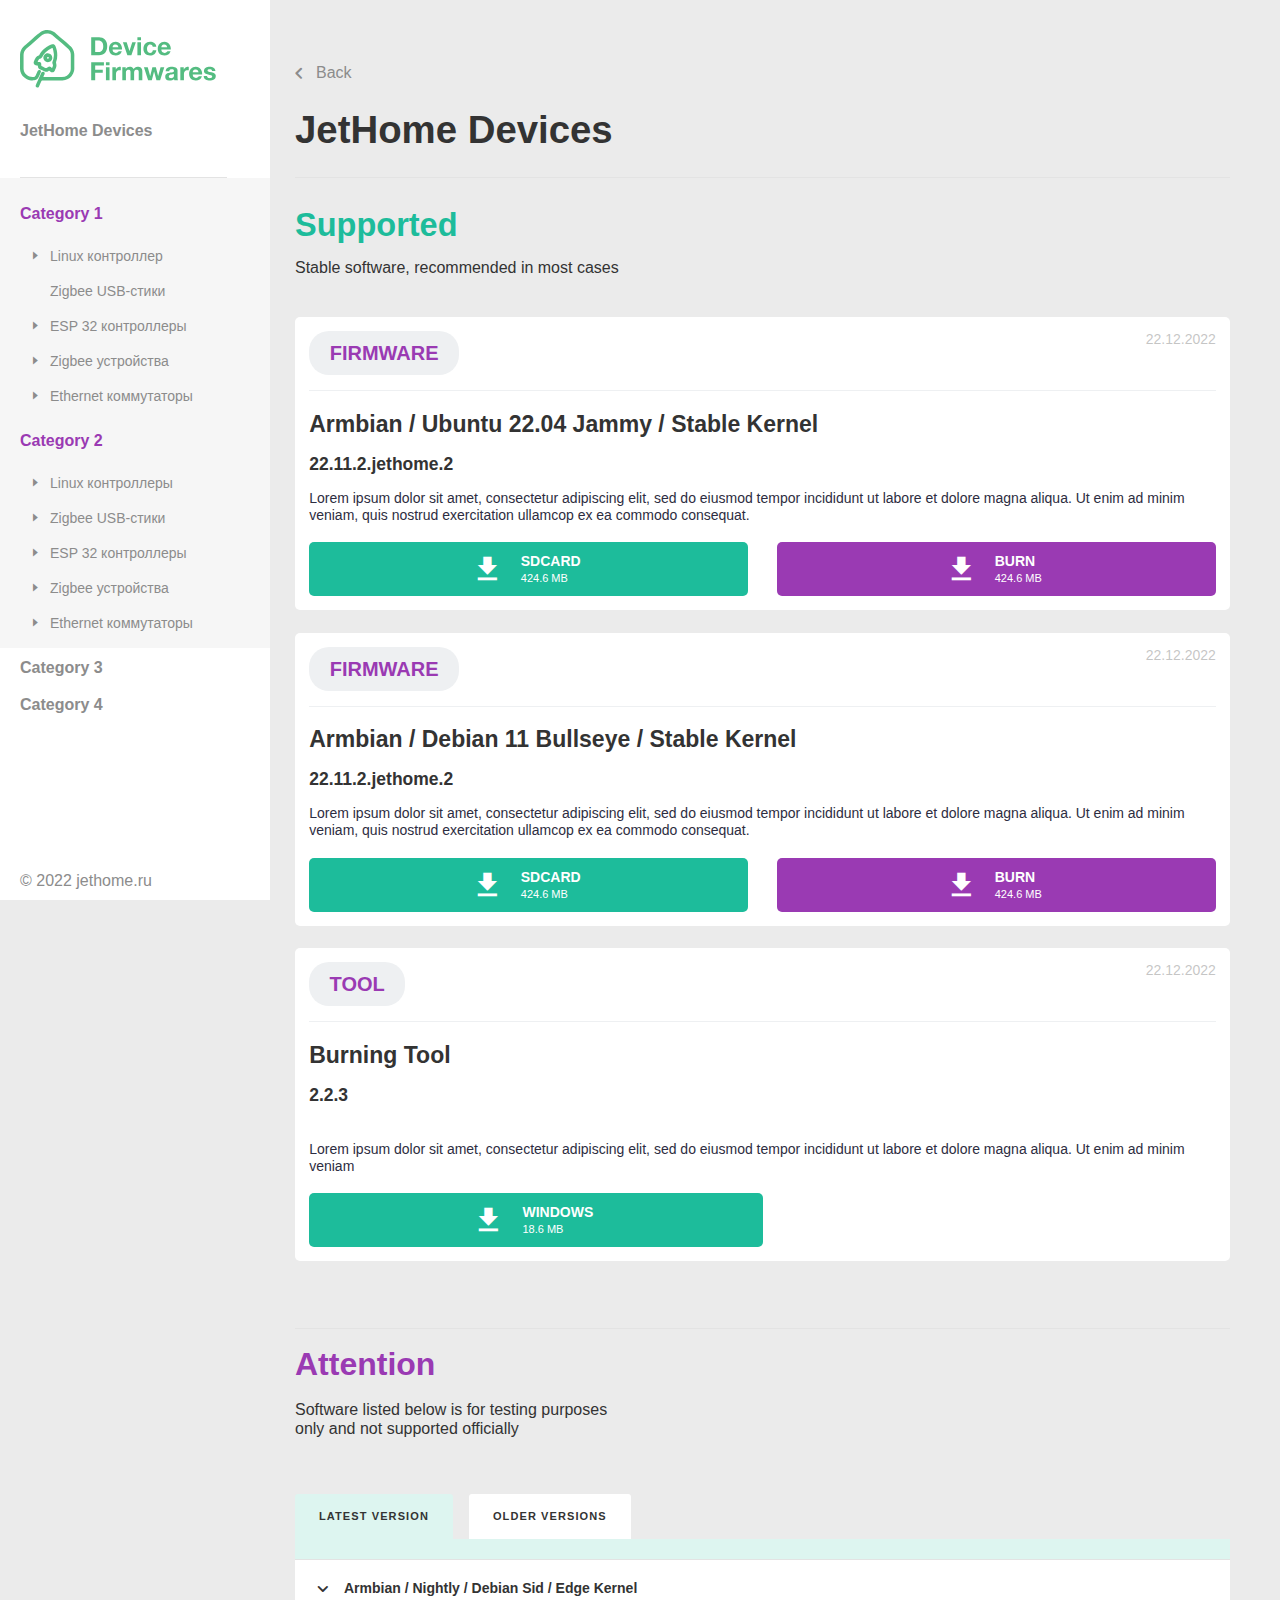
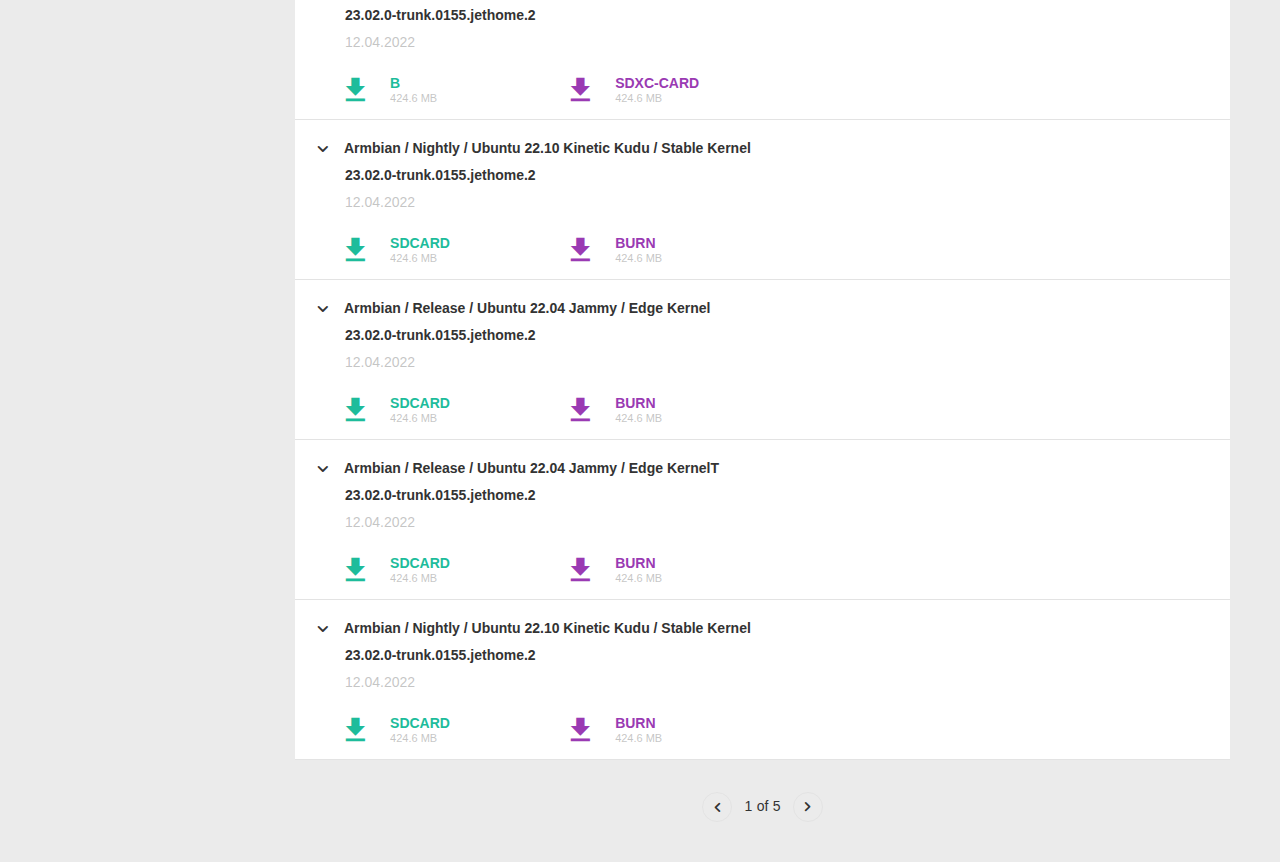
<file: category-3.html>
<!DOCTYPE html>
<html lang="ru">

<head>
	<title>Category-3</title>
	<meta charset="UTF-8">
	<meta name="format-detection" content="telephone=no">
	<!-- <style>body{opacity: 0;}</style> -->
	<link rel="stylesheet" href="css/style.min.css?_v=20230411122839">
	<link rel="shortcut icon" href="favicon.ico">
	<!-- <meta name="robots" content="noindex, nofollow"> -->
	<meta name="viewport" content="width=device-width, initial-scale=1.0">
</head>

<body>
	<div class="wrapper">
		<header class="header">
			<div class="header__menu menu">
				<div class="menu__top">
					<a href="index.html" class="header__logo"><img src="img/logo.svg" alt="logo" /></a>
					<button type="button" class="menu__icon icon-menu"><span></span></button>
				</div>

				<nav id="menu" class="menu__body">
					<div class="header__title">JetHome Devices</div>
					<div class="menu__list">
						<div class="menu__item menu__item-active">
							<div class="menu__link">
								<a href="category-1.html" class="menu__text">Category 1</a>
							</div>
							<div class="sub-menu__list">
								<div class="sub-menu__item">
									<div class="sub-menu__link"><span class="sub-menu__arrow-list _icon-ArrowNews"></span><a href="#" class="sub-menu__title">Linux контроллер</a></div>
									<div class="sub-sub-menu__list">
										<div class="sub-sub-menu__item">
											<button class="sub-sub-menu__link"><span class="sub-sub-menu__arrow-list _icon-ArrowNews"></span><a href="#" class="sub-sub-menu__title">ZigBee USB-стики JetStick Z2 (CC2652)</a></button>
											<div class="sub-sub-sub-menu__list">
												<div class="sub-sub-sub-menu__title">
													<a href="#" class="sub-sub-sub-menu__link">JetHome JetHub H1</a>
												</div>
												<div class="sub-sub-sub-menu__title">
													<a href="#" class="sub-sub-sub-menu__link">JetHome JetHub H1</a>
												</div>
											</div>
										</div>
										<div class="sub-sub-menu__item">
											<button class="sub-sub-menu__link"><span class="sub-sub-menu__arrow-list _icon-ArrowNews"></span><a href="#" class="sub-sub-menu__title">ZigBee USB-стики JetStick Z2 (CC2652)</a></button>
											<div class="sub-sub-sub-menu__list">
												<div class="sub-sub-sub-menu__title">
													<a href="#" class="sub-sub-sub-menu__link">JetHome JetHub H1</a>
												</div>
												<div class="sub-sub-sub-menu__title">
													<a href="#" class="sub-sub-sub-menu__link">JetHome JetHub H1</a>
												</div>
											</div>
										</div>
										<div class="sub-sub-menu__item">
											<button class="sub-sub-menu__link"><span class="sub-sub-menu__arrow-list _icon-ArrowNews"></span><a href="#" class="sub-sub-menu__title">ZigBee USB-стики JetStick Z2 (CC2652)</a></button>
											<div class="sub-sub-sub-menu__list">
												<div class="sub-sub-sub-menu__title">
													<a href="#" class="sub-sub-sub-menu__link">JetHome JetHub H1</a>
												</div>
												<div class="sub-sub-sub-menu__title">
													<a href="#" class="sub-sub-sub-menu__link">JetHome JetHub H1</a>
												</div>
											</div>
										</div>
									</div>
								</div>
								<div class="sub-menu__item">
									<button class="sub-menu__link"><span class="sub-menu__arrow-list _icon-ArrowNews"></span><a class="sub-menu__title" href="#">Zigbee USB-стики</a></button>
									<!-- <div class="sub-sub-menu__list">
                <div class="sub-sub-menu__item">
                  <button class="sub-sub-menu__link"><span class="sub-sub-menu__arrow-list _icon-ArrowNews"></span><a href="#" class="sub-sub-menu__title">JetHome JetHub H1</a></button>
                  <div class="sub-sub-sub-menu__list">
                    <div class="sub-sub-sub-menu__title">
                      <a href="#" class="sub-sub-sub-menu__link">JetHome JetHub H1</a>
                    </div>
                    <div class="sub-sub-sub-menu__title">
                      <a href="#" class="sub-sub-sub-menu__link">JetHome JetHub H1</a>
                    </div>
                  </div>
                </div>
                <div class="sub-sub-menu__item">
                  <button class="sub-sub-menu__link"><span class="sub-sub-menu__arrow-list _icon-ArrowNews"></span><a href="#" class="sub-sub-menu__title">JetHome JetHub H1</a></button>
                  <div class="sub-sub-sub-menu__list">
                    <div class="sub-sub-sub-menu__title">
                      <a href="#" class="sub-sub-sub-menu__link">JetHome JetHub H1</a>
                    </div>
                    <div class="sub-sub-sub-menu__title">
                      <a href="#" class="sub-sub-sub-menu__link">JetHome JetHub H1</a>
                    </div>
                  </div>
                </div>
                <div class="sub-sub-menu__item">
                  <button class="sub-sub-menu__link"><span class="sub-sub-menu__arrow-list _icon-ArrowNews"></span><a href="#" class="sub-sub-menu__title">JetHome JetHub H1</a></button>
                  <div class="sub-sub-sub-menu__list">
                    <div class="sub-sub-sub-menu__title">
                      <a href="#" class="sub-sub-sub-menu__link">JetHome JetHub H1</a>
                    </div>
                    <div class="sub-sub-sub-menu__title">
                      <a href="#" class="sub-sub-sub-menu__link">JetHome JetHub H1</a>
                    </div>
                  </div>
                </div>
              </div> -->
								</div>
								<div class="sub-menu__item">
									<button class="sub-menu__link"><span class="sub-menu__arrow-list _icon-ArrowNews"></span><a class="sub-menu__title" href="#">ESP 32 контроллеры</a></button>
									<div class="sub-sub-menu__list">
										<div class="sub-sub-menu__item">
											<button class="sub-sub-menu__link"><span class="sub-sub-menu__arrow-list _icon-ArrowNews"></span><a href="#" class="sub-sub-menu__title">JetHome JetHub H1</a></button>

											<div class="sub-sub-sub-menu__list">
												<div class="sub-sub-sub-menu__title">
													<a href="#" class="sub-sub-sub-menu__link">JetHome JetHub H1</a>
												</div>
												<div class="sub-sub-sub-menu__title">
													<a href="#" class="sub-sub-sub-menu__link">JetHome JetHub H1</a>
												</div>
											</div>
										</div>
										<div class="sub-sub-menu__item">
											<button class="sub-sub-menu__link"><span class="sub-sub-menu__arrow-list _icon-ArrowNews"></span><a href="#" class="sub-sub-menu__title">JetHome JetHub H1</a></button>

											<div class="sub-sub-sub-menu__list">
												<div class="sub-sub-sub-menu__title">
													<a href="#" class="sub-sub-sub-menu__link">JetHome JetHub H1</a>
												</div>
												<div class="sub-sub-sub-menu__title">
													<a href="#" class="sub-sub-sub-menu__link">JetHome JetHub H1</a>
												</div>
											</div>
										</div>
										<div class="sub-sub-menu__item">
											<button class="sub-sub-menu__link"><span class="sub-sub-menu__arrow-list _icon-ArrowNews"></span><a href="#" class="sub-sub-menu__title">JetHome JetHub H1</a></button>

											<div class="sub-sub-sub-menu__list">
												<div class="sub-sub-sub-menu__title">
													<a href="#" class="sub-sub-sub-menu__link">JetHome JetHub H1</a>
												</div>
												<div class="sub-sub-sub-menu__title">
													<a href="#" class="sub-sub-sub-menu__link">JetHome JetHub H1</a>
												</div>
											</div>
										</div>
									</div>
								</div>
								<div class="sub-menu__item">
									<button class="sub-menu__link"><span class="sub-menu__arrow-list _icon-ArrowNews"></span><a class="sub-menu__title" href="#">Zigbee устройства</a></button>
									<div class="sub-sub-menu__list">
										<div class="sub-sub-menu__item">
											<button class="sub-sub-menu__link"><span class="sub-sub-menu__arrow-list _icon-ArrowNews"></span><a href="#" class="sub-sub-menu__title">JetHome JetHub H1</a></button>

											<div class="sub-sub-sub-menu__list">
												<div class="sub-sub-sub-menu__title">
													<a href="#" class="sub-sub-sub-menu__link">JetHome JetHub H1</a>
												</div>
												<div class="sub-sub-sub-menu__title">
													<a href="#" class="sub-sub-sub-menu__link">JetHome JetHub H1</a>
												</div>
											</div>
										</div>
										<div class="sub-sub-menu__item">
											<button class="sub-sub-menu__link"><span class="sub-sub-menu__arrow-list _icon-ArrowNews"></span><a href="#" class="sub-sub-menu__title">JetHome JetHub H1</a></button>

											<div class="sub-sub-sub-menu__list">
												<div class="sub-sub-sub-menu__title">
													<a href="#" class="sub-sub-sub-menu__link">JetHome JetHub H1</a>
												</div>
												<div class="sub-sub-sub-menu__title">
													<a href="#" class="sub-sub-sub-menu__link">JetHome JetHub H1</a>
												</div>
											</div>
										</div>
										<div class="sub-sub-menu__item">
											<button class="sub-sub-menu__link"><span class="sub-sub-menu__arrow-list _icon-ArrowNews"></span><a href="#" class="sub-sub-menu__title">JetHome JetHub H1</a></button>

											<div class="sub-sub-sub-menu__list">
												<div class="sub-sub-sub-menu__title">
													<a href="#" class="sub-sub-sub-menu__link">JetHome JetHub H1</a>
												</div>
												<div class="sub-sub-sub-menu__title">
													<a href="#" class="sub-sub-sub-menu__link">JetHome JetHub H1</a>
												</div>
											</div>
										</div>
									</div>
								</div>
								<div class="sub-menu__item">
									<button class="sub-menu__link"><span class="sub-menu__arrow-list _icon-ArrowNews"></span><a class="sub-menu__title" href="#">Ethernet коммутаторы</a></button>

									<div class="sub-sub-menu__list">
										<div class="sub-sub-menu__item">
											<button class="sub-sub-menu__link"><span class="sub-sub-menu__arrow-list _icon-ArrowNews"></span><a href="#" class="sub-sub-menu__title">JetHome JetHub H1</a></button>

											<!-- <div class="sub-sub-sub-menu__list">
                    <div class="sub-sub-sub-menu__title">
                      <a href="#" class="sub-sub-sub-menu__link">JetHome JetHub H1</a>
                    </div>
                    <div class="sub-sub-sub-menu__title">
                      <a href="#" class="sub-sub-sub-menu__link">JetHome JetHub H1</a>
                    </div>
                  </div> -->
										</div>
										<div class="sub-sub-menu__item">
											<button class="sub-sub-menu__link"><span class="sub-sub-menu__arrow-list _icon-ArrowNews"></span><a href="#" class="sub-sub-menu__title">JetHome JetHub H1</a></button>

											<!-- <div class="sub-sub-sub-menu__list">
                    <div class="sub-sub-sub-menu__title">
                      <a href="#" class="sub-sub-sub-menu__link">JetHome JetHub H1</a>
                    </div>
                    <div class="sub-sub-sub-menu__title">
                      <a href="#" class="sub-sub-sub-menu__link">JetHome JetHub H1</a>
                    </div>
                  </div> -->
										</div>
										<div class="sub-sub-menu__item">
											<button class="sub-sub-menu__link"><span class="sub-sub-menu__arrow-list _icon-ArrowNews"></span><a href="#" class="sub-sub-menu__title">JetHome JetHub H1</a></button>

											<div class="sub-sub-sub-menu__list">
												<div class="sub-sub-sub-menu__title">
													<a href="#" class="sub-sub-sub-menu__link">JetHome JetHub H1</a>
												</div>
												<div class="sub-sub-sub-menu__title">
													<a href="#" class="sub-sub-sub-menu__link">JetHome JetHub H1</a>
												</div>
											</div>
										</div>
									</div>
								</div>
							</div>
						</div>

						<div class="menu__item menu__item-active">
							<div class="menu__link">
								<a href="category-2.html" class="menu__text">Category 2</a>
							</div>
							<div class="sub-menu__list">
								<div class="sub-menu__item">
									<button class="sub-menu__link"><span class="sub-menu__arrow-list _icon-ArrowNews"></span><a class="sub-menu__title" href="#">Linux контроллеры</a></button>
									<div class="sub-sub-menu__list">
										<div class="sub-sub-menu__item">
											<button class="sub-sub-menu__link"><span class="sub-sub-menu__arrow-list _icon-ArrowNews"></span><a href="#" class="sub-sub-menu__title">JetHome JetHub H1</a></button>

											<div class="sub-sub-sub-menu__list">
												<div class="sub-sub-sub-menu__title">
													<a href="#" class="sub-sub-sub-menu__link">JetHome JetHub H1</a>
												</div>
												<div class="sub-sub-sub-menu__title">
													<a href="#" class="sub-sub-sub-menu__link">JetHome JetHub H1</a>
												</div>
											</div>
										</div>
										<div class="sub-sub-menu__item">
											<button class="sub-sub-menu__link"><span class="sub-sub-menu__arrow-list _icon-ArrowNews"></span><a href="#" class="sub-sub-menu__title">JetHome JetHub H1</a></button>

											<div class="sub-sub-sub-menu__list">
												<div class="sub-sub-sub-menu__title">
													<a href="#" class="sub-sub-sub-menu__link">JetHome JetHub H1</a>
												</div>
												<div class="sub-sub-sub-menu__title">
													<a href="#" class="sub-sub-sub-menu__link">JetHome JetHub H1</a>
												</div>
											</div>
										</div>
										<div class="sub-sub-menu__item">
											<button class="sub-sub-menu__link"><span class="sub-sub-menu__arrow-list _icon-ArrowNews"></span><a href="#" class="sub-sub-menu__title">JetHome JetHub H1</a></button>

											<div class="sub-sub-sub-menu__list">
												<div class="sub-sub-sub-menu__title">
													<a href="#" class="sub-sub-sub-menu__link">JetHome JetHub H1</a>
												</div>
												<div class="sub-sub-sub-menu__title">
													<a href="#" class="sub-sub-sub-menu__link">JetHome JetHub H1</a>
												</div>
											</div>
										</div>
									</div>
								</div>

								<div class="sub-menu__item">
									<button class="sub-menu__link"><span class="sub-menu__arrow-list _icon-ArrowNews"></span><a class="sub-menu__title" href="#">Zigbee USB-стики</a></button>
									<div class="sub-sub-menu__list">
										<div class="sub-sub-menu__item">
											<button class="sub-sub-menu__link"><span class="sub-sub-menu__arrow-list _icon-ArrowNews"></span><a href="#" class="sub-sub-menu__title">JetHome JetHub H1</a></button>

											<div class="sub-sub-sub-menu__list">
												<div class="sub-sub-sub-menu__title">
													<a href="#" class="sub-sub-sub-menu__link">JetHome JetHub H1</a>
												</div>
												<div class="sub-sub-sub-menu__title">
													<a href="#" class="sub-sub-sub-menu__link">JetHome JetHub H1</a>
												</div>
											</div>
										</div>
										<div class="sub-sub-menu__item">
											<button class="sub-sub-menu__link"><span class="sub-sub-menu__arrow-list _icon-ArrowNews"></span><a href="#" class="sub-sub-menu__title">JetHome JetHub H1</a></button>

											<div class="sub-sub-sub-menu__list">
												<div class="sub-sub-sub-menu__title">
													<a href="#" class="sub-sub-sub-menu__link">JetHome JetHub H1</a>
												</div>
												<div class="sub-sub-sub-menu__title">
													<a href="#" class="sub-sub-sub-menu__link">JetHome JetHub H1</a>
												</div>
											</div>
										</div>
										<div class="sub-sub-menu__item">
											<button class="sub-sub-menu__link"><span class="sub-sub-menu__arrow-list _icon-ArrowNews"></span><a href="#" class="sub-sub-menu__title">JetHome JetHub H1</a></button>

											<div class="sub-sub-sub-menu__list">
												<div class="sub-sub-sub-menu__title">
													<a href="#" class="sub-sub-sub-menu__link">JetHome JetHub H1</a>
												</div>
												<div class="sub-sub-sub-menu__title">
													<a href="#" class="sub-sub-sub-menu__link">JetHome JetHub H1</a>
												</div>
											</div>
										</div>
									</div>
								</div>
								<div class="sub-menu__item">
									<button class="sub-menu__link"><span class="sub-menu__arrow-list _icon-ArrowNews"></span><a class="sub-menu__title" href="#">ESP 32 контроллеры</a></button>
									<div class="sub-sub-menu__list">
										<div class="sub-sub-menu__item">
											<button class="sub-sub-menu__link"><span class="sub-sub-menu__arrow-list _icon-ArrowNews"></span><a href="#" class="sub-sub-menu__title">JetHome JetHub H1</a></button>

											<div class="sub-sub-sub-menu__list">
												<div class="sub-sub-sub-menu__title">
													<a href="#" class="sub-sub-sub-menu__link">JetHome JetHub H1</a>
												</div>
												<div class="sub-sub-sub-menu__title">
													<a href="#" class="sub-sub-sub-menu__link">JetHome JetHub H1</a>
												</div>
											</div>
										</div>
										<div class="sub-sub-menu__item">
											<button class="sub-sub-menu__link"><span class="sub-sub-menu__arrow-list _icon-ArrowNews"></span><a href="#" class="sub-sub-menu__title">JetHome JetHub H1</a></button>

											<div class="sub-sub-sub-menu__list">
												<div class="sub-sub-sub-menu__title">
													<a href="#" class="sub-sub-sub-menu__link">JetHome JetHub H1</a>
												</div>
												<div class="sub-sub-sub-menu__title">
													<a href="#" class="sub-sub-sub-menu__link">JetHome JetHub H1</a>
												</div>
											</div>
										</div>
										<div class="sub-sub-menu__item">
											<button class="sub-sub-menu__link"><span class="sub-sub-menu__arrow-list _icon-ArrowNews"></span><a href="#" class="sub-sub-menu__title">JetHome JetHub H1</a></button>

											<div class="sub-sub-sub-menu__list">
												<div class="sub-sub-sub-menu__title">
													<a href="#" class="sub-sub-sub-menu__link">JetHome JetHub H1</a>
												</div>
												<div class="sub-sub-sub-menu__title">
													<a href="#" class="sub-sub-sub-menu__link">JetHome JetHub H1</a>
												</div>
											</div>
										</div>
									</div>
								</div>
								<div class="sub-menu__item">
									<button class="sub-menu__link"><span class="sub-menu__arrow-list _icon-ArrowNews"></span><a class="sub-menu__title" href="#">Zigbee устройства</a></button>
									<div class="sub-sub-menu__list">
										<div class="sub-sub-menu__item">
											<button class="sub-sub-menu__link"><span class="sub-sub-menu__arrow-list _icon-ArrowNews"></span><a href="#" class="sub-sub-menu__title">JetHome JetHub H1</a></button>

											<div class="sub-sub-sub-menu__list">
												<div class="sub-sub-sub-menu__title">
													<a href="#" class="sub-sub-sub-menu__link">JetHome JetHub H1</a>
												</div>
												<div class="sub-sub-sub-menu__title">
													<a href="#" class="sub-sub-sub-menu__link">JetHome JetHub H1</a>
												</div>
											</div>
										</div>
										<div class="sub-sub-menu__item">
											<button class="sub-sub-menu__link"><span class="sub-sub-menu__arrow-list _icon-ArrowNews"></span><a href="#" class="sub-sub-menu__title">JetHome JetHub H1</a></button>

											<div class="sub-sub-sub-menu__list">
												<div class="sub-sub-sub-menu__title">
													<a href="#" class="sub-sub-sub-menu__link">JetHome JetHub H1</a>
												</div>
												<div class="sub-sub-sub-menu__title">
													<a href="#" class="sub-sub-sub-menu__link">JetHome JetHub H1</a>
												</div>
											</div>
										</div>
										<div class="sub-sub-menu__item">
											<button class="sub-sub-menu__link"><span class="sub-sub-menu__arrow-list _icon-ArrowNews"></span><a href="#" class="sub-sub-menu__title">JetHome JetHub H1</a></button>

											<div class="sub-sub-sub-menu__list">
												<div class="sub-sub-sub-menu__title">
													<a href="#" class="sub-sub-sub-menu__link">JetHome JetHub H1</a>
												</div>
												<div class="sub-sub-sub-menu__title">
													<a href="#" class="sub-sub-sub-menu__link">JetHome JetHub H1</a>
												</div>
											</div>
										</div>
									</div>
								</div>
								<div class="sub-menu__item">
									<button class="sub-menu__link"><span class="sub-menu__arrow-list _icon-ArrowNews"></span><a class="sub-menu__title" href="#">Ethernet коммутаторы</a></button>
									<div class="sub-sub-menu__list">
										<div class="sub-sub-menu__item">
											<button class="sub-sub-menu__link"><span class="sub-sub-menu__arrow-list _icon-ArrowNews"></span><a href="#" class="sub-sub-menu__title">JetHome JetHub H1</a></button>

											<div class="sub-sub-sub-menu__list">
												<div class="sub-sub-sub-menu__title">
													<a href="#" class="sub-sub-sub-menu__link">JetHome JetHub H1</a>
												</div>
												<div class="sub-sub-sub-menu__title">
													<a href="#" class="sub-sub-sub-menu__link">JetHome JetHub H1</a>
												</div>
											</div>
										</div>
										<div class="sub-sub-menu__item">
											<button class="sub-sub-menu__link"><span class="sub-sub-menu__arrow-list _icon-ArrowNews"></span><a href="#" class="sub-sub-menu__title">JetHome JetHub H1</a></button>

											<div class="sub-sub-sub-menu__list">
												<div class="sub-sub-sub-menu__title">
													<a href="#" class="sub-sub-sub-menu__link">JetHome JetHub H1</a>
												</div>
												<div class="sub-sub-sub-menu__title">
													<a href="#" class="sub-sub-sub-menu__link">JetHome JetHub H1</a>
												</div>
											</div>
										</div>
										<div class="sub-sub-menu__item">
											<button class="sub-sub-menu__link"><span class="sub-sub-menu__arrow-list _icon-ArrowNews"></span><a href="#" class="sub-sub-menu__title">JetHome JetHub H1</a></button>

											<div class="sub-sub-sub-menu__list">
												<div class="sub-sub-sub-menu__title">
													<a href="#" class="sub-sub-sub-menu__link">JetHome JetHub H1</a>
												</div>
												<div class="sub-sub-sub-menu__title">
													<a href="#" class="sub-sub-sub-menu__link">JetHome JetHub H1</a>
												</div>
											</div>
										</div>
									</div>
								</div>
							</div>
						</div>

						<div class="menu__item menu__item-active">
							<div class="menu__link">
								<a href="category-3.html" class="menu__text">Category 3</a>
							</div>
							<!-- <div class="sub-menu__list">
            <div class="sub-menu__item">
              <button class="sub-menu__link"><span class="sub-menu__arrow-list _icon-ArrowNews"></span><a class="sub-menu__title" href="#">Linux контроллеры</a></button>
              <div class="sub-sub-menu__list">
                <div class="sub-sub-menu__item">
                  <button class="sub-sub-menu__link"><span class="sub-sub-menu__arrow-list _icon-ArrowNews"></span><a href="#" class="sub-sub-menu__title">JetHome JetHub H1</a></button>

                  <div class="sub-sub-sub-menu__list">
                    <div class="sub-sub-sub-menu__title">
                      <a href="#" class="sub-sub-sub-menu__link">JetHome JetHub H1</a>
                    </div>
                    <div class="sub-sub-sub-menu__title">
                      <a href="#" class="sub-sub-sub-menu__link">JetHome JetHub H1</a>
                    </div>
                  </div>
                </div>
                <div class="sub-sub-menu__item">
                  <button class="sub-sub-menu__link"><span class="sub-sub-menu__arrow-list _icon-ArrowNews"></span><a href="#" class="sub-sub-menu__title">JetHome JetHub H1</a></button>

                  <div class="sub-sub-sub-menu__list">
                    <div class="sub-sub-sub-menu__title">
                      <a href="#" class="sub-sub-sub-menu__link">JetHome JetHub H1</a>
                    </div>
                    <div class="sub-sub-sub-menu__title">
                      <a href="#" class="sub-sub-sub-menu__link">JetHome JetHub H1</a>
                    </div>
                  </div>
                </div>
                <div class="sub-sub-menu__item">
                  <button class="sub-sub-menu__link"><span class="sub-sub-menu__arrow-list _icon-ArrowNews"></span><a href="#" class="sub-sub-menu__title">JetHome JetHub H1</a></button>

                  <div class="sub-sub-sub-menu__list">
                    <div class="sub-sub-sub-menu__title">
                      <a href="#" class="sub-sub-sub-menu__link">JetHome JetHub H1</a>
                    </div>
                    <div class="sub-sub-sub-menu__title">
                      <a href="#" class="sub-sub-sub-menu__link">JetHome JetHub H1</a>
                    </div>
                  </div>
                </div>
              </div>
            </div>

            <div class="sub-menu__item">
              <button class="sub-menu__link"><span class="sub-menu__arrow-list _icon-ArrowNews"></span><a class="sub-menu__title" href="#">Zigbee USB-стики</a></button>
              <div class="sub-sub-menu__list">
                <div class="sub-sub-menu__item">
                  <button class="sub-sub-menu__link"><span class="sub-sub-menu__arrow-list _icon-ArrowNews"></span><a href="#" class="sub-sub-menu__title">JetHome JetHub H1</a></button>

                  <div class="sub-sub-sub-menu__list">
                    <div class="sub-sub-sub-menu__title">
                      <a href="#" class="sub-sub-sub-menu__link">JetHome JetHub H1</a>
                    </div>
                    <div class="sub-sub-sub-menu__title">
                      <a href="#" class="sub-sub-sub-menu__link">JetHome JetHub H1</a>
                    </div>
                  </div>
                </div>
                <div class="sub-sub-menu__item">
                  <button class="sub-sub-menu__link"><span class="sub-sub-menu__arrow-list _icon-ArrowNews"></span><a href="#" class="sub-sub-menu__title">JetHome JetHub H1</a></button>

                  <div class="sub-sub-sub-menu__list">
                    <div class="sub-sub-sub-menu__title">
                      <a href="#" class="sub-sub-sub-menu__link">JetHome JetHub H1</a>
                    </div>
                    <div class="sub-sub-sub-menu__title">
                      <a href="#" class="sub-sub-sub-menu__link">JetHome JetHub H1</a>
                    </div>
                  </div>
                </div>
                <div class="sub-sub-menu__item">
                  <button class="sub-sub-menu__link"><span class="sub-sub-menu__arrow-list _icon-ArrowNews"></span><a href="#" class="sub-sub-menu__title">JetHome JetHub H1</a></button>

                  <div class="sub-sub-sub-menu__list">
                    <div class="sub-sub-sub-menu__title">
                      <a href="#" class="sub-sub-sub-menu__link">JetHome JetHub H1</a>
                    </div>
                    <div class="sub-sub-sub-menu__title">
                      <a href="#" class="sub-sub-sub-menu__link">JetHome JetHub H1</a>
                    </div>
                  </div>
                </div>
              </div>
            </div>
            <div class="sub-menu__item">
              <button class="sub-menu__link"><span class="sub-menu__arrow-list _icon-ArrowNews"></span><a class="sub-menu__title" href="#">ESP 32 контроллеры</a></button>
              <div class="sub-sub-menu__list">
                <div class="sub-sub-menu__item">
                  <button class="sub-sub-menu__link"><span class="sub-sub-menu__arrow-list _icon-ArrowNews"></span><a href="#" class="sub-sub-menu__title">JetHome JetHub H1</a></button>

                  <div class="sub-sub-sub-menu__list">
                    <div class="sub-sub-sub-menu__title">
                      <a href="#" class="sub-sub-sub-menu__link">JetHome JetHub H1</a>
                    </div>
                    <div class="sub-sub-sub-menu__title">
                      <a href="#" class="sub-sub-sub-menu__link">JetHome JetHub H1</a>
                    </div>
                  </div>
                </div>
                <div class="sub-sub-menu__item">
                  <button class="sub-sub-menu__link"><span class="sub-sub-menu__arrow-list _icon-ArrowNews"></span><a href="#" class="sub-sub-menu__title">JetHome JetHub H1</a></button>

                  <div class="sub-sub-sub-menu__list">
                    <div class="sub-sub-sub-menu__title">
                      <a href="#" class="sub-sub-sub-menu__link">JetHome JetHub H1</a>
                    </div>
                    <div class="sub-sub-sub-menu__title">
                      <a href="#" class="sub-sub-sub-menu__link">JetHome JetHub H1</a>
                    </div>
                  </div>
                </div>
                <div class="sub-sub-menu__item">
                  <button class="sub-sub-menu__link"><span class="sub-sub-menu__arrow-list _icon-ArrowNews"></span><a href="#" class="sub-sub-menu__title">JetHome JetHub H1</a></button>

                  <div class="sub-sub-sub-menu__list">
                    <div class="sub-sub-sub-menu__title">
                      <a href="#" class="sub-sub-sub-menu__link">JetHome JetHub H1</a>
                    </div>
                    <div class="sub-sub-sub-menu__title">
                      <a href="#" class="sub-sub-sub-menu__link">JetHome JetHub H1</a>
                    </div>
                  </div>
                </div>
              </div>
            </div>
            <div class="sub-menu__item">
              <button class="sub-menu__link"><span class="sub-menu__arrow-list _icon-ArrowNews"></span><a class="sub-menu__title" href="#">Zigbee устройства</a></button>
              <div class="sub-sub-menu__list">
                <div class="sub-sub-menu__item">
                  <button class="sub-sub-menu__link"><span class="sub-sub-menu__arrow-list _icon-ArrowNews"></span><a href="#" class="sub-sub-menu__title">JetHome JetHub H1</a></button>

                  <div class="sub-sub-sub-menu__list">
                    <div class="sub-sub-sub-menu__title">
                      <a href="#" class="sub-sub-sub-menu__link">JetHome JetHub H1</a>
                    </div>
                    <div class="sub-sub-sub-menu__title">
                      <a href="#" class="sub-sub-sub-menu__link">JetHome JetHub H1</a>
                    </div>
                  </div>
                </div>
                <div class="sub-sub-menu__item">
                  <button class="sub-sub-menu__link"><span class="sub-sub-menu__arrow-list _icon-ArrowNews"></span><a href="#" class="sub-sub-menu__title">JetHome JetHub H1</a></button>

                  <div class="sub-sub-sub-menu__list">
                    <div class="sub-sub-sub-menu__title">
                      <a href="#" class="sub-sub-sub-menu__link">JetHome JetHub H1</a>
                    </div>
                    <div class="sub-sub-sub-menu__title">
                      <a href="#" class="sub-sub-sub-menu__link">JetHome JetHub H1</a>
                    </div>
                  </div>
                </div>
                <div class="sub-sub-menu__item">
                  <button class="sub-sub-menu__link"><span class="sub-sub-menu__arrow-list _icon-ArrowNews"></span><a href="#" class="sub-sub-menu__title">JetHome JetHub H1</a></button>

                  <div class="sub-sub-sub-menu__list">
                    <div class="sub-sub-sub-menu__title">
                      <a href="#" class="sub-sub-sub-menu__link">JetHome JetHub H1</a>
                    </div>
                    <div class="sub-sub-sub-menu__title">
                      <a href="#" class="sub-sub-sub-menu__link">JetHome JetHub H1</a>
                    </div>
                  </div>
                </div>
              </div>
            </div>
            <div class="sub-menu__item">
              <button class="sub-menu__link"><span class="sub-menu__arrow-list _icon-ArrowNews"></span><a class="sub-menu__title" href="#">Ethernet коммутаторы</a></button>
              <div class="sub-sub-menu__list">
                <div class="sub-sub-menu__item">
                  <button class="sub-sub-menu__link"><span class="sub-sub-menu__arrow-list _icon-ArrowNews"></span><a href="#" class="sub-sub-menu__title">JetHome JetHub H1</a></button>

                  <div class="sub-sub-sub-menu__list">
                    <div class="sub-sub-sub-menu__title">
                      <a href="#" class="sub-sub-sub-menu__link">JetHome JetHub H1</a>
                    </div>
                    <div class="sub-sub-sub-menu__title">
                      <a href="#" class="sub-sub-sub-menu__link">JetHome JetHub H1</a>
                    </div>
                  </div>
                </div>
                <div class="sub-sub-menu__item">
                  <button class="sub-sub-menu__link"><span class="sub-sub-menu__arrow-list _icon-ArrowNews"></span><a href="#" class="sub-sub-menu__title">JetHome JetHub H1</a></button>

                  <div class="sub-sub-sub-menu__list">
                    <div class="sub-sub-sub-menu__title">
                      <a href="#" class="sub-sub-sub-menu__link">JetHome JetHub H1</a>
                    </div>
                    <div class="sub-sub-sub-menu__title">
                      <a href="#" class="sub-sub-sub-menu__link">JetHome JetHub H1</a>
                    </div>
                  </div>
                </div>
                <div class="sub-sub-menu__item">
                  <button class="sub-sub-menu__link"><span class="sub-sub-menu__arrow-list _icon-ArrowNews"></span><a href="#" class="sub-sub-menu__title">JetHome JetHub H1</a></button>

                  <div class="sub-sub-sub-menu__list">
                    <div class="sub-sub-sub-menu__title">
                      <a href="#" class="sub-sub-sub-menu__link">JetHome JetHub H1</a>
                    </div>
                    <div class="sub-sub-sub-menu__title">
                      <a href="#" class="sub-sub-sub-menu__link">JetHome JetHub H1</a>
                    </div>
                  </div>
                </div>
              </div>
            </div>
          </div> -->
						</div>

						<div class="menu__item menu__item-active">
							<div class="menu__link">
								<a href="category-4.html" class="menu__text">Category 4</a>
							</div>

							<!-- <div class="sub-menu__list">
            <div class="sub-menu__item">
              <button class="sub-menu__link"><span class="sub-menu__arrow-list _icon-ArrowNews"></span><a class="sub-menu__title" href="#">Linux контроллеры</a></button>
              <div class="sub-sub-menu__list">
                <div class="sub-sub-menu__item">
                  <button class="sub-sub-menu__link"><span class="sub-sub-menu__arrow-list _icon-ArrowNews"></span><a href="#" class="sub-sub-menu__title">JetHome JetHub H1</a></button>

                  <div class="sub-sub-sub-menu__list">
                    <div class="sub-sub-sub-menu__title">
                      <a href="#" class="sub-sub-sub-menu__link">JetHome JetHub H1</a>
                    </div>
                    <div class="sub-sub-sub-menu__title">
                      <a href="#" class="sub-sub-sub-menu__link">JetHome JetHub H1</a>
                    </div>
                  </div>
                </div>
                <div class="sub-sub-menu__item">
                  <button class="sub-sub-menu__link"><span class="sub-sub-menu__arrow-list _icon-ArrowNews"></span><a href="#" class="sub-sub-menu__title">JetHome JetHub H1</a></button>

                  <div class="sub-sub-sub-menu__list">
                    <div class="sub-sub-sub-menu__title">
                      <a href="#" class="sub-sub-sub-menu__link">JetHome JetHub H1</a>
                    </div>
                    <div class="sub-sub-sub-menu__title">
                      <a href="#" class="sub-sub-sub-menu__link">JetHome JetHub H1</a>
                    </div>
                  </div>
                </div>
                <div class="sub-sub-menu__item">
                  <button class="sub-sub-menu__link"><span class="sub-sub-menu__arrow-list _icon-ArrowNews"></span><a href="#" class="sub-sub-menu__title">JetHome JetHub H1</a></button>

                  <div class="sub-sub-sub-menu__list">
                    <div class="sub-sub-sub-menu__title">
                      <a href="#" class="sub-sub-sub-menu__link">JetHome JetHub H1</a>
                    </div>
                    <div class="sub-sub-sub-menu__title">
                      <a href="#" class="sub-sub-sub-menu__link">JetHome JetHub H1</a>
                    </div>
                  </div>
                </div>
              </div>
            </div>

            <div class="sub-menu__item">
              <button class="sub-menu__link"><span class="sub-menu__arrow-list _icon-ArrowNews"></span><a class="sub-menu__title" href="#">Zigbee USB-стики</a></button>
              <div class="sub-sub-menu__list">
                <div class="sub-sub-menu__item">
                  <button class="sub-sub-menu__link"><span class="sub-sub-menu__arrow-list _icon-ArrowNews"></span><a href="#" class="sub-sub-menu__title">JetHome JetHub H1</a></button>

                  <div class="sub-sub-sub-menu__list">
                    <div class="sub-sub-sub-menu__title">
                      <a href="#" class="sub-sub-sub-menu__link">JetHome JetHub H1</a>
                    </div>
                    <div class="sub-sub-sub-menu__title">
                      <a href="#" class="sub-sub-sub-menu__link">JetHome JetHub H1</a>
                    </div>
                  </div>
                </div>
                <div class="sub-sub-menu__item">
                  <button class="sub-sub-menu__link"><span class="sub-sub-menu__arrow-list _icon-ArrowNews"></span><a href="#" class="sub-sub-menu__title">JetHome JetHub H1</a></button>

                  <div class="sub-sub-sub-menu__list">
                    <div class="sub-sub-sub-menu__title">
                      <a href="#" class="sub-sub-sub-menu__link">JetHome JetHub H1</a>
                    </div>
                    <div class="sub-sub-sub-menu__title">
                      <a href="#" class="sub-sub-sub-menu__link">JetHome JetHub H1</a>
                    </div>
                  </div>
                </div>
                <div class="sub-sub-menu__item">
                  <button class="sub-sub-menu__link"><span class="sub-sub-menu__arrow-list _icon-ArrowNews"></span><a href="#" class="sub-sub-menu__title">JetHome JetHub H1</a></button>

                  <div class="sub-sub-sub-menu__list">
                    <div class="sub-sub-sub-menu__title">
                      <a href="#" class="sub-sub-sub-menu__link">JetHome JetHub H1</a>
                    </div>
                    <div class="sub-sub-sub-menu__title">
                      <a href="#" class="sub-sub-sub-menu__link">JetHome JetHub H1</a>
                    </div>
                  </div>
                </div>
              </div>
            </div>
            <div class="sub-menu__item">
              <button class="sub-menu__link"><span class="sub-menu__arrow-list _icon-ArrowNews"></span><a class="sub-menu__title" href="#">ESP 32 контроллеры</a></button>
              <div class="sub-sub-menu__list">
                <div class="sub-sub-menu__item">
                  <button class="sub-sub-menu__link"><span class="sub-sub-menu__arrow-list _icon-ArrowNews"></span><a href="#" class="sub-sub-menu__title">JetHome JetHub H1</a></button>

                  <div class="sub-sub-sub-menu__list">
                    <div class="sub-sub-sub-menu__title">
                      <a href="#" class="sub-sub-sub-menu__link">JetHome JetHub H1</a>
                    </div>
                    <div class="sub-sub-sub-menu__title">
                      <a href="#" class="sub-sub-sub-menu__link">JetHome JetHub H1</a>
                    </div>
                  </div>
                </div>
                <div class="sub-sub-menu__item">
                  <button class="sub-sub-menu__link"><span class="sub-sub-menu__arrow-list _icon-ArrowNews"></span><a href="#" class="sub-sub-menu__title">JetHome JetHub H1</a></button>

                  <div class="sub-sub-sub-menu__list">
                    <div class="sub-sub-sub-menu__title">
                      <a href="#" class="sub-sub-sub-menu__link">JetHome JetHub H1</a>
                    </div>
                    <div class="sub-sub-sub-menu__title">
                      <a href="#" class="sub-sub-sub-menu__link">JetHome JetHub H1</a>
                    </div>
                  </div>
                </div>
                <div class="sub-sub-menu__item">
                  <button class="sub-sub-menu__link"><span class="sub-sub-menu__arrow-list _icon-ArrowNews"></span><a href="#" class="sub-sub-menu__title">JetHome JetHub H1</a></button>

                  <div class="sub-sub-sub-menu__list">
                    <div class="sub-sub-sub-menu__title">
                      <a href="#" class="sub-sub-sub-menu__link">JetHome JetHub H1</a>
                    </div>
                    <div class="sub-sub-sub-menu__title">
                      <a href="#" class="sub-sub-sub-menu__link">JetHome JetHub H1</a>
                    </div>
                  </div>
                </div>
              </div>
            </div>
            <div class="sub-menu__item">
              <button class="sub-menu__link"><span class="sub-menu__arrow-list _icon-ArrowNews"></span><a class="sub-menu__title" href="#">Zigbee устройства</a></button>
              <div class="sub-sub-menu__list">
                <div class="sub-sub-menu__item">
                  <button class="sub-sub-menu__link"><span class="sub-sub-menu__arrow-list _icon-ArrowNews"></span><a href="#" class="sub-sub-menu__title">JetHome JetHub H1</a></button>

                  <div class="sub-sub-sub-menu__list">
                    <div class="sub-sub-sub-menu__title">
                      <a href="#" class="sub-sub-sub-menu__link">JetHome JetHub H1</a>
                    </div>
                    <div class="sub-sub-sub-menu__title">
                      <a href="#" class="sub-sub-sub-menu__link">JetHome JetHub H1</a>
                    </div>
                  </div>
                </div>
                <div class="sub-sub-menu__item">
                  <button class="sub-sub-menu__link"><span class="sub-sub-menu__arrow-list _icon-ArrowNews"></span><a href="#" class="sub-sub-menu__title">JetHome JetHub H1</a></button>

                  <div class="sub-sub-sub-menu__list">
                    <div class="sub-sub-sub-menu__title">
                      <a href="#" class="sub-sub-sub-menu__link">JetHome JetHub H1</a>
                    </div>
                    <div class="sub-sub-sub-menu__title">
                      <a href="#" class="sub-sub-sub-menu__link">JetHome JetHub H1</a>
                    </div>
                  </div>
                </div>
                <div class="sub-sub-menu__item">
                  <button class="sub-sub-menu__link"><span class="sub-sub-menu__arrow-list _icon-ArrowNews"></span><a href="#" class="sub-sub-menu__title">JetHome JetHub H1</a></button>

                  <div class="sub-sub-sub-menu__list">
                    <div class="sub-sub-sub-menu__title">
                      <a href="#" class="sub-sub-sub-menu__link">JetHome JetHub H1</a>
                    </div>
                    <div class="sub-sub-sub-menu__title">
                      <a href="#" class="sub-sub-sub-menu__link">JetHome JetHub H1</a>
                    </div>
                  </div>
                </div>
              </div>
            </div>
            <div class="sub-menu__item">
              <button class="sub-menu__link"><span class="sub-menu__arrow-list _icon-ArrowNews"></span><a class="sub-menu__title" href="#">Ethernet коммутаторы</a></button>
              <div class="sub-sub-menu__list">
                <div class="sub-sub-menu__item">
                  <button class="sub-sub-menu__link"><span class="sub-sub-menu__arrow-list _icon-ArrowNews"></span><a href="#" class="sub-sub-menu__title">JetHome JetHub H1</a></button>

                  <div class="sub-sub-sub-menu__list">
                    <div class="sub-sub-sub-menu__title">
                      <a href="#" class="sub-sub-sub-menu__link">JetHome JetHub H1</a>
                    </div>
                    <div class="sub-sub-sub-menu__title">
                      <a href="#" class="sub-sub-sub-menu__link">JetHome JetHub H1</a>
                    </div>
                  </div>
                </div>
                <div class="sub-sub-menu__item">
                  <button class="sub-sub-menu__link"><span class="sub-sub-menu__arrow-list _icon-ArrowNews"></span><a href="#" class="sub-sub-menu__title">JetHome JetHub H1</a></button>

                  <div class="sub-sub-sub-menu__list">
                    <div class="sub-sub-sub-menu__title">
                      <a href="#" class="sub-sub-sub-menu__link">JetHome JetHub H1</a>
                    </div>
                    <div class="sub-sub-sub-menu__title">
                      <a href="#" class="sub-sub-sub-menu__link">JetHome JetHub H1</a>
                    </div>
                  </div>
                </div>
                <div class="sub-sub-menu__item">
                  <button class="sub-sub-menu__link"><span class="sub-sub-menu__arrow-list _icon-ArrowNews"></span><a href="#" class="sub-sub-menu__title">JetHome JetHub H1</a></button>

                  <div class="sub-sub-sub-menu__list">
                    <div class="sub-sub-sub-menu__title">
                      <a href="#" class="sub-sub-sub-menu__link">JetHome JetHub H1</a>
                    </div>
                    <div class="sub-sub-sub-menu__title">
                      <a href="#" class="sub-sub-sub-menu__link">JetHome JetHub H1</a>
                    </div>
                  </div>
                </div>
              </div>
            </div>
          </div> -->
						</div>
					</div>
				</nav>

				<div class="header__company">
					<a href="https://jethome.ru/" target="_blank" class="header__company-menu">© 2022 jethome.ru</a>
				</div>
			</div>
		</header>

		<main class="page">
			<section class="supported">
				<div class="supported__container">
					<a href="main.html" class="supported__back">
						<span class="supported__icon _icon-arrow"></span>
						<div class="supported__text">Back</div>
					</a>
					<div class="menu-button__title">JetHome Devices</div>

					<div class="supported__title">Supported</div>

					<div class="supported__text--min">Stable software, recommended in most cases</div>

					<div class="supported__list">
						<!-- ======================================================================================================================================================== -->
						<div class="supported__item item">
							<div class="item__top">
								<div class="item__heading">Firmware</div>
								<div class="item__data">22.12.2022</div>
							</div>

							<div class="item__content">
								<div class="item__title">Armbian / Ubuntu 22.04 Jammy / Stable Kernel</div>
								<div class="item__version">22.11.2.jethome.2</div>
								<div class="item__info">
									Lorem ipsum dolor sit amet, consectetur adipiscing elit, sed do eiusmod tempor incididunt ut labore et dolore magna aliqua. Ut enim ad minim veniam, quis nostrud exercitation ullamcop ex
									ea commodo consequat.
								</div>
							</div>

							<div class="item__button button">
								<a href="" download="" class="button__one button__style">
									<div class="button__icon _icon-download"></div>
									<div class="button__info">
										<div class="button__title">sdcard</div>
										<div class="button__size">424.6 MB</div>
									</div>
								</a>
								<a href="" download="" class="button__two button__style">
									<div class="button__icon _icon-download"></div>
									<div class="button__info">
										<div class="button__title">BURN</div>
										<div class="button__size">424.6 MB</div>
									</div>
								</a>
							</div>
						</div>
						<!-- ======================================================================================================================================================== -->
						<div class="supported__item item">
							<div class="item__top">
								<div class="item__heading">Firmware</div>
								<div class="item__data">22.12.2022</div>
							</div>

							<div class="item__content">
								<div class="item__title">Armbian / Debian 11 Bullseye / Stable Kernel</div>
								<div class="item__version">22.11.2.jethome.2</div>
								<div class="item__info">
									Lorem ipsum dolor sit amet, consectetur adipiscing elit, sed do eiusmod tempor incididunt ut labore et dolore magna aliqua. Ut enim ad minim veniam, quis nostrud exercitation ullamcop ex
									ea commodo consequat.
								</div>
							</div>

							<div class="item__button button">
								<a href="" download="" class="button__one button__style">
									<div class="button__icon _icon-download"></div>
									<div class="button__info">
										<div class="button__title">sdcard</div>
										<div class="button__size">424.6 MB</div>
									</div>
								</a>
								<a href="" download="" class="button__two button__style">
									<div class="button__icon _icon-download"></div>
									<div class="button__info">
										<div class="button__title">BURN</div>
										<div class="button__size">424.6 MB</div>
									</div>
								</a>
							</div>
						</div>
						<!-- ======================================================================================================================================================== -->
						<div class="supported__item supported__item--block item">
							<div class="item__top">
								<div class="item__heading item__heading-heading">TOOL</div>
								<div class="item__data">22.12.2022</div>
							</div>

							<div class="item__content">
								<div class="item__title">Burning Tool</div>
								<div class="item__version">2.2.3</div>
								<div class="item__info item__info--position">
									Lorem ipsum dolor sit amet, consectetur adipiscing elit, sed do eiusmod tempor incididunt ut labore et dolore magna aliqua. Ut enim ad minim veniam
								</div>
							</div>

							<div class="item__button button">
								<a href="" download="" class="button__one button__style button__block">
									<div class="button__icon _icon-download"></div>
									<div class="button__info">
										<div class="button__title">windows</div>
										<div class="button__size">18.6 MB</div>
									</div>
								</a>
							</div>
						</div>
						<!-- ======================================================================================================================================================== -->
					</div>
				</div>
			</section>

			<section class="attention">
				<div class="attention__container">
					<div class="attention__title">Attention</div>
					<div class="attention__info-text">Software listed below is for testing purposes only and not supported officially</div>

					<!-- ============================================================================================================================================================ -->
					<div data-tabs class="attention__tabs tabs">
						<nav data-tabs-titles class="tabs__navigation">
							<button type="button" class="tabs__title _tab-active">Latest version</button>
							<button type="button" class="tabs__title">Older versions</button>
						</nav>

						<div data-tabs-body class="tabs__content">
							<!-- первый Tab-->
							<div class="tabs__body body-tabs">
								<div class="body-tabs__list">
									<div class="body-tabs__content body-tabs__item-color">
										<div class="body-tabs__item">
											<div class="body-tabs__name body-tabs__name-header">Name</div>
											<div class="body-tabs__version body-tabs__version-header">Version</div>
											<div class="body-tabs__data body-tabs__data-header">Date</div>
											<div class="body-tabs__down body-tabs__down-header">Down</div>
										</div>
									</div>

									<!-- ============================================================================================================================================================ -->
									<div class="attention__num">
										<!-- ============================================================================================================================================================ -->
										<div class="body-tabs__content">
											<div class="body-tabs__item">
												<div class="body-tabs__name"><span class="body-tabs__arrow _icon-arrow"></span>Armbian / Nightly / Debian Sid / Edge Kernel</div>
												<div class="body-tabs__version">23.02.0-trunk.0155.jethome.2</div>
												<div class="body-tabs__data">12.04.2022</div>

												<div class="body-tabs__down">
													<a href="" class="body-tabs__button">
														<div class="body-tabs__button-icon">
															<span class="_icon-download"></span>
														</div>
														<div class="body-tabs__button-text">
															<span class="body-tabs__button-head">B</span>
															<span class="body-tabs__button-size">424.6 MB</span>
														</div>
													</a>
													<a href="" class="body-tabs__button body-tabs__button-color">
														<div class="body-tabs__button-icon">
															<span class="_icon-download"></span>
														</div>
														<div class="body-tabs__button-text">
															<span class="body-tabs__button-head">SDXC-CARD</span>
															<span class="body-tabs__button-size">424.6 MB</span>
														</div>
													</a>
												</div>
											</div>
											<div class="body-tabs__content-hidden">
												Lorem ipsum dolor sit amet consectetur adipisicing elit. Quas cupiditate officia nam quibusdam praesentium laborum doloribus eum, odit facere voluptatibus voluptatem ratione quod
												nostrum ducimus adipisci voluptatum fugiat cumque explicabo.
											</div>
										</div>
										<!-- ============================================================================================================================================================ -->
										<div class="body-tabs__content">
											<div class="body-tabs__item">
												<div class="body-tabs__name"><span class="body-tabs__arrow _icon-arrow"></span>Armbian / Nightly / Ubuntu 22.10 Kinetic Kudu / Stable Kernel</div>
												<div class="body-tabs__version">23.02.0-trunk.0155.jethome.2</div>
												<div class="body-tabs__data">12.04.2022</div>

												<div class="body-tabs__down">
													<a href="" class="body-tabs__button">
														<div class="body-tabs__button-icon">
															<span class="_icon-download"></span>
														</div>
														<div class="body-tabs__button-text">
															<span class="body-tabs__button-head">sdcard</span>
															<span class="body-tabs__button-size">424.6 MB</span>
														</div>
													</a>
													<a href="" class="body-tabs__button body-tabs__button-color">
														<div class="body-tabs__button-icon">
															<span class="_icon-download"></span>
														</div>
														<div class="body-tabs__button-text">
															<span class="body-tabs__button-head">BURN</span>
															<span class="body-tabs__button-size">424.6 MB</span>
														</div>
													</a>
												</div>
											</div>
											<div class="body-tabs__content-hidden">
												Lorem ipsum dolor sit amet consectetur adipisicing elit. Quas cupiditate officia nam quibusdam praesentium laborum doloribus eum, odit facere voluptatibus voluptatem ratione quod
												nostrum ducimus adipisci voluptatum fugiat cumque explicabo.
											</div>
										</div>
										<!-- ============================================================================================================================================================ -->
										<div class="body-tabs__content">
											<div class="body-tabs__item">
												<div class="body-tabs__name"><span class="body-tabs__arrow _icon-arrow"></span>Armbian / Release / Ubuntu 22.04 Jammy / Edge Kernel</div>
												<div class="body-tabs__version">23.02.0-trunk.0155.jethome.2</div>
												<div class="body-tabs__data">12.04.2022</div>

												<div class="body-tabs__down">
													<a href="" class="body-tabs__button">
														<div class="body-tabs__button-icon">
															<span class="_icon-download"></span>
														</div>
														<div class="body-tabs__button-text">
															<span class="body-tabs__button-head">sdcard</span>
															<span class="body-tabs__button-size">424.6 MB</span>
														</div>
													</a>
													<a href="" class="body-tabs__button body-tabs__button-color">
														<div class="body-tabs__button-icon">
															<span class="_icon-download"></span>
														</div>
														<div class="body-tabs__button-text">
															<span class="body-tabs__button-head">BURN</span>
															<span class="body-tabs__button-size">424.6 MB</span>
														</div>
													</a>
												</div>
											</div>
											<div class="body-tabs__content-hidden">
												Lorem ipsum dolor sit amet consectetur adipisicing elit. Quas cupiditate officia nam quibusdam praesentium laborum doloribus eum, odit facere voluptatibus voluptatem ratione quod
												nostrum ducimus adipisci voluptatum fugiat cumque explicabo.
											</div>
										</div>
										<!-- ============================================================================================================================================================ -->
										<div class="body-tabs__content">
											<div class="body-tabs__item">
												<div class="body-tabs__name"><span class="body-tabs__arrow _icon-arrow"></span>Armbian / Release / Ubuntu 22.04 Jammy / Edge KernelT</div>
												<div class="body-tabs__version">23.02.0-trunk.0155.jethome.2</div>
												<div class="body-tabs__data">12.04.2022</div>

												<div class="body-tabs__down">
													<a href="" class="body-tabs__button">
														<div class="body-tabs__button-icon">
															<span class="_icon-download"></span>
														</div>
														<div class="body-tabs__button-text">
															<span class="body-tabs__button-head">sdcard</span>
															<span class="body-tabs__button-size">424.6 MB</span>
														</div>
													</a>
													<a href="" class="body-tabs__button body-tabs__button-color">
														<div class="body-tabs__button-icon">
															<span class="_icon-download"></span>
														</div>
														<div class="body-tabs__button-text">
															<span class="body-tabs__button-head">BURN</span>
															<span class="body-tabs__button-size">424.6 MB</span>
														</div>
													</a>
												</div>
											</div>
											<div class="body-tabs__content-hidden">
												Lorem ipsum dolor sit amet consectetur adipisicing elit. Quas cupiditate officia nam quibusdam praesentium laborum doloribus eum, odit facere voluptatibus voluptatem ratione quod
												nostrum ducimus adipisci voluptatum fugiat cumque explicabo.
											</div>
										</div>
										<!-- ============================================================================================================================================================ -->
										<div class="body-tabs__content">
											<div class="body-tabs__item">
												<div class="body-tabs__name"><span class="body-tabs__arrow _icon-arrow"></span>Armbian / Nightly / Ubuntu 22.10 Kinetic Kudu / Stable Kernel</div>
												<div class="body-tabs__version">23.02.0-trunk.0155.jethome.2</div>
												<div class="body-tabs__data">12.04.2022</div>

												<div class="body-tabs__down">
													<a href="" class="body-tabs__button">
														<div class="body-tabs__button-icon">
															<span class="_icon-download"></span>
														</div>
														<div class="body-tabs__button-text">
															<span class="body-tabs__button-head">sdcard</span>
															<span class="body-tabs__button-size">424.6 MB</span>
														</div>
													</a>
													<a href="" class="body-tabs__button body-tabs__button-color">
														<div class="body-tabs__button-icon">
															<span class="_icon-download"></span>
														</div>
														<div class="body-tabs__button-text">
															<span class="body-tabs__button-head">BURN</span>
															<span class="body-tabs__button-size">424.6 MB</span>
														</div>
													</a>
												</div>
											</div>
											<div class="body-tabs__content-hidden">
												Lorem ipsum dolor sit amet consectetur adipisicing elit. Quas cupiditate officia nam quibusdam praesentium laborum doloribus eum, odit facere voluptatibus voluptatem ratione quod
												nostrum ducimus adipisci voluptatum fugiat cumque explicabo.
											</div>
										</div>
										<!-- ============================================================================================================================================================ -->
									</div>
									<!-- ============================================================================================================================================================ -->
									<div class="attention__num" hidden>
										<!-- ============================================================================================================================================================ -->
										<div class="body-tabs__content">
											<div class="body-tabs__item">
												<div class="body-tabs__name"><span class="body-tabs__arrow _icon-arrow"></span>Armbian / Nightly / Debian Sid / Edge Kernel</div>
												<div class="body-tabs__version">23.02.0-trunk.0155.jethome.2</div>
												<div class="body-tabs__data">12.04.2022</div>

												<div class="body-tabs__down">
													<a href="" class="body-tabs__button">
														<div class="body-tabs__button-icon">
															<span class="_icon-download"></span>
														</div>
														<div class="body-tabs__button-text">
															<span class="body-tabs__button-head">sdcard</span>
															<span class="body-tabs__button-size">424.6 MB</span>
														</div>
													</a>
													<a href="" class="body-tabs__button body-tabs__button-color">
														<div class="body-tabs__button-icon">
															<span class="_icon-download"></span>
														</div>
														<div class="body-tabs__button-text">
															<span class="body-tabs__button-head">BURN</span>
															<span class="body-tabs__button-size">424.6 MB</span>
														</div>
													</a>
												</div>
											</div>
											<div class="body-tabs__content-hidden">
												Lorem ipsum dolor sit amet consectetur adipisicing elit. Quas cupiditate officia nam quibusdam praesentium laborum doloribus eum, odit facere voluptatibus voluptatem ratione quod
												nostrum ducimus adipisci voluptatum fugiat cumque explicabo.
											</div>
										</div>
										<!-- ============================================================================================================================================================ -->
										<div class="body-tabs__content">
											<div class="body-tabs__item">
												<div class="body-tabs__name"><span class="body-tabs__arrow _icon-arrow"></span>Armbian / Nightly / Ubuntu 22.10 Kinetic Kudu / Stable Kernel</div>
												<div class="body-tabs__version">23.02.0-trunk.0155.jethome.2</div>
												<div class="body-tabs__data">12.04.2022</div>

												<div class="body-tabs__down">
													<a href="" class="body-tabs__button">
														<div class="body-tabs__button-icon">
															<span class="_icon-download"></span>
														</div>
														<div class="body-tabs__button-text">
															<span class="body-tabs__button-head">sdcard</span>
															<span class="body-tabs__button-size">424.6 MB</span>
														</div>
													</a>
													<a href="" class="body-tabs__button body-tabs__button-color">
														<div class="body-tabs__button-icon">
															<span class="_icon-download"></span>
														</div>
														<div class="body-tabs__button-text">
															<span class="body-tabs__button-head">BURN</span>
															<span class="body-tabs__button-size">424.6 MB</span>
														</div>
													</a>
												</div>
											</div>
											<div class="body-tabs__content-hidden">
												Lorem ipsum dolor sit amet consectetur adipisicing elit. Quas cupiditate officia nam quibusdam praesentium laborum doloribus eum, odit facere voluptatibus voluptatem ratione quod
												nostrum ducimus adipisci voluptatum fugiat cumque explicabo.
											</div>
										</div>
										<!-- ============================================================================================================================================================ -->
										<div class="body-tabs__content">
											<div class="body-tabs__item">
												<div class="body-tabs__name"><span class="body-tabs__arrow _icon-arrow"></span>Armbian / Release / Ubuntu 22.04 Jammy / Edge Kernel</div>
												<div class="body-tabs__version">23.02.0-trunk.0155.jethome.2</div>
												<div class="body-tabs__data">12.04.2022</div>

												<div class="body-tabs__down">
													<a href="" class="body-tabs__button">
														<div class="body-tabs__button-icon">
															<span class="_icon-download"></span>
														</div>
														<div class="body-tabs__button-text">
															<span class="body-tabs__button-head">sdcard</span>
															<span class="body-tabs__button-size">424.6 MB</span>
														</div>
													</a>
													<a href="" class="body-tabs__button body-tabs__button-color">
														<div class="body-tabs__button-icon">
															<span class="_icon-download"></span>
														</div>
														<div class="body-tabs__button-text">
															<span class="body-tabs__button-head">BURN</span>
															<span class="body-tabs__button-size">424.6 MB</span>
														</div>
													</a>
												</div>
											</div>
											<div class="body-tabs__content-hidden">
												Lorem ipsum dolor sit amet consectetur adipisicing elit. Quas cupiditate officia nam quibusdam praesentium laborum doloribus eum, odit facere voluptatibus voluptatem ratione quod
												nostrum ducimus adipisci voluptatum fugiat cumque explicabo.
											</div>
										</div>
										<!-- ============================================================================================================================================================ -->
										<div class="body-tabs__content">
											<div class="body-tabs__item">
												<div class="body-tabs__name"><span class="body-tabs__arrow _icon-arrow"></span>Armbian / Release / Ubuntu 22.04 Jammy / Edge KernelT</div>
												<div class="body-tabs__version">23.02.0-trunk.0155.jethome.2</div>
												<div class="body-tabs__data">12.04.2022</div>

												<div class="body-tabs__down">
													<a href="" class="body-tabs__button">
														<div class="body-tabs__button-icon">
															<span class="_icon-download"></span>
														</div>
														<div class="body-tabs__button-text">
															<span class="body-tabs__button-head">sdcard</span>
															<span class="body-tabs__button-size">424.6 MB</span>
														</div>
													</a>
													<a href="" class="body-tabs__button body-tabs__button-color">
														<div class="body-tabs__button-icon">
															<span class="_icon-download"></span>
														</div>
														<div class="body-tabs__button-text">
															<span class="body-tabs__button-head">BURN</span>
															<span class="body-tabs__button-size">424.6 MB</span>
														</div>
													</a>
												</div>
											</div>
											<div class="body-tabs__content-hidden">
												Lorem ipsum dolor sit amet consectetur adipisicing elit. Quas cupiditate officia nam quibusdam praesentium laborum doloribus eum, odit facere voluptatibus voluptatem ratione quod
												nostrum ducimus adipisci voluptatum fugiat cumque explicabo.
											</div>
										</div>
										<!-- ============================================================================================================================================================ -->
										<div class="body-tabs__content">
											<div class="body-tabs__item">
												<div class="body-tabs__name"><span class="body-tabs__arrow _icon-arrow"></span>Armbian / Nightly / Ubuntu 22.10 Kinetic Kudu / Stable Kernel</div>
												<div class="body-tabs__version">23.02.0-trunk.0155.jethome.2</div>
												<div class="body-tabs__data">12.04.2022</div>

												<div class="body-tabs__down">
													<a href="" class="body-tabs__button">
														<div class="body-tabs__button-icon">
															<span class="_icon-download"></span>
														</div>
														<div class="body-tabs__button-text">
															<span class="body-tabs__button-head">sdcard</span>
															<span class="body-tabs__button-size">424.6 MB</span>
														</div>
													</a>
													<a href="" class="body-tabs__button body-tabs__button-color">
														<div class="body-tabs__button-icon">
															<span class="_icon-download"></span>
														</div>
														<div class="body-tabs__button-text">
															<span class="body-tabs__button-head">BURN</span>
															<span class="body-tabs__button-size">424.6 MB</span>
														</div>
													</a>
												</div>
											</div>
											<div class="body-tabs__content-hidden">
												Lorem ipsum dolor sit amet consectetur adipisicing elit. Quas cupiditate officia nam quibusdam praesentium laborum doloribus eum, odit facere voluptatibus voluptatem ratione quod
												nostrum ducimus adipisci voluptatum fugiat cumque explicabo.
											</div>
										</div>
										<!-- ============================================================================================================================================================ -->
									</div>
									<!-- ============================================================================================================================================================ -->
									<div class="attention__num" hidden>
										<!-- ============================================================================================================================================================ -->
										<div class="body-tabs__content">
											<div class="body-tabs__item">
												<div class="body-tabs__name"><span class="body-tabs__arrow _icon-arrow"></span>Armbian / Nightly / Debian Sid / Edge Kernel</div>
												<div class="body-tabs__version">23.02.0-trunk.0155.jethome.2</div>
												<div class="body-tabs__data">12.04.2022</div>

												<div class="body-tabs__down">
													<a href="" class="body-tabs__button">
														<div class="body-tabs__button-icon">
															<span class="_icon-download"></span>
														</div>
														<div class="body-tabs__button-text">
															<span class="body-tabs__button-head">sdcard</span>
															<span class="body-tabs__button-size">424.6 MB</span>
														</div>
													</a>
													<a href="" class="body-tabs__button body-tabs__button-color">
														<div class="body-tabs__button-icon">
															<span class="_icon-download"></span>
														</div>
														<div class="body-tabs__button-text">
															<span class="body-tabs__button-head">BURN</span>
															<span class="body-tabs__button-size">424.6 MB</span>
														</div>
													</a>
												</div>
											</div>
											<div class="body-tabs__content-hidden">
												Lorem ipsum dolor sit amet consectetur adipisicing elit. Quas cupiditate officia nam quibusdam praesentium laborum doloribus eum, odit facere voluptatibus voluptatem ratione quod
												nostrum ducimus adipisci voluptatum fugiat cumque explicabo.
											</div>
										</div>
										<!-- ============================================================================================================================================================ -->
										<div class="body-tabs__content">
											<div class="body-tabs__item">
												<div class="body-tabs__name"><span class="body-tabs__arrow _icon-arrow"></span>Armbian / Nightly / Ubuntu 22.10 Kinetic Kudu / Stable Kernel</div>
												<div class="body-tabs__version">23.02.0-trunk.0155.jethome.2</div>
												<div class="body-tabs__data">12.04.2022</div>

												<div class="body-tabs__down">
													<a href="" class="body-tabs__button">
														<div class="body-tabs__button-icon">
															<span class="_icon-download"></span>
														</div>
														<div class="body-tabs__button-text">
															<span class="body-tabs__button-head">sdcard</span>
															<span class="body-tabs__button-size">424.6 MB</span>
														</div>
													</a>
													<a href="" class="body-tabs__button body-tabs__button-color">
														<div class="body-tabs__button-icon">
															<span class="_icon-download"></span>
														</div>
														<div class="body-tabs__button-text">
															<span class="body-tabs__button-head">BURN</span>
															<span class="body-tabs__button-size">424.6 MB</span>
														</div>
													</a>
												</div>
											</div>
											<div class="body-tabs__content-hidden">
												Lorem ipsum dolor sit amet consectetur adipisicing elit. Quas cupiditate officia nam quibusdam praesentium laborum doloribus eum, odit facere voluptatibus voluptatem ratione quod
												nostrum ducimus adipisci voluptatum fugiat cumque explicabo.
											</div>
										</div>
										<!-- ============================================================================================================================================================ -->
										<div class="body-tabs__content">
											<div class="body-tabs__item">
												<div class="body-tabs__name"><span class="body-tabs__arrow _icon-arrow"></span>Armbian / Release / Ubuntu 22.04 Jammy / Edge Kernel</div>
												<div class="body-tabs__version">23.02.0-trunk.0155.jethome.2</div>
												<div class="body-tabs__data">12.04.2022</div>

												<div class="body-tabs__down">
													<a href="" class="body-tabs__button">
														<div class="body-tabs__button-icon">
															<span class="_icon-download"></span>
														</div>
														<div class="body-tabs__button-text">
															<span class="body-tabs__button-head">sdcard</span>
															<span class="body-tabs__button-size">424.6 MB</span>
														</div>
													</a>
													<a href="" class="body-tabs__button body-tabs__button-color">
														<div class="body-tabs__button-icon">
															<span class="_icon-download"></span>
														</div>
														<div class="body-tabs__button-text">
															<span class="body-tabs__button-head">BURN</span>
															<span class="body-tabs__button-size">424.6 MB</span>
														</div>
													</a>
												</div>
											</div>
											<div class="body-tabs__content-hidden">
												Lorem ipsum dolor sit amet consectetur adipisicing elit. Quas cupiditate officia nam quibusdam praesentium laborum doloribus eum, odit facere voluptatibus voluptatem ratione quod
												nostrum ducimus adipisci voluptatum fugiat cumque explicabo.
											</div>
										</div>
										<!-- ============================================================================================================================================================ -->
										<div class="body-tabs__content">
											<div class="body-tabs__item">
												<div class="body-tabs__name"><span class="body-tabs__arrow _icon-arrow"></span>Armbian / Release / Ubuntu 22.04 Jammy / Edge KernelT</div>
												<div class="body-tabs__version">23.02.0-trunk.0155.jethome.2</div>
												<div class="body-tabs__data">12.04.2022</div>

												<div class="body-tabs__down">
													<a href="" class="body-tabs__button">
														<div class="body-tabs__button-icon">
															<span class="_icon-download"></span>
														</div>
														<div class="body-tabs__button-text">
															<span class="body-tabs__button-head">sdcard</span>
															<span class="body-tabs__button-size">424.6 MB</span>
														</div>
													</a>
													<a href="" class="body-tabs__button body-tabs__button-color">
														<div class="body-tabs__button-icon">
															<span class="_icon-download"></span>
														</div>
														<div class="body-tabs__button-text">
															<span class="body-tabs__button-head">BURN</span>
															<span class="body-tabs__button-size">424.6 MB</span>
														</div>
													</a>
												</div>
											</div>
											<div class="body-tabs__content-hidden">
												Lorem ipsum dolor sit amet consectetur adipisicing elit. Quas cupiditate officia nam quibusdam praesentium laborum doloribus eum, odit facere voluptatibus voluptatem ratione quod
												nostrum ducimus adipisci voluptatum fugiat cumque explicabo.
											</div>
										</div>
										<!-- ============================================================================================================================================================ -->
										<div class="body-tabs__content">
											<div class="body-tabs__item">
												<div class="body-tabs__name"><span class="body-tabs__arrow _icon-arrow"></span>Armbian / Nightly / Ubuntu 22.10 Kinetic Kudu / Stable Kernel</div>
												<div class="body-tabs__version">23.02.0-trunk.0155.jethome.2</div>
												<div class="body-tabs__data">12.04.2022</div>

												<div class="body-tabs__down">
													<a href="" class="body-tabs__button">
														<div class="body-tabs__button-icon">
															<span class="_icon-download"></span>
														</div>
														<div class="body-tabs__button-text">
															<span class="body-tabs__button-head">sdcard</span>
															<span class="body-tabs__button-size">424.6 MB</span>
														</div>
													</a>
													<a href="" class="body-tabs__button body-tabs__button-color">
														<div class="body-tabs__button-icon">
															<span class="_icon-download"></span>
														</div>
														<div class="body-tabs__button-text">
															<span class="body-tabs__button-head">BURN</span>
															<span class="body-tabs__button-size">424.6 MB</span>
														</div>
													</a>
												</div>
											</div>
											<div class="body-tabs__content-hidden">
												Lorem ipsum dolor sit amet consectetur adipisicing elit. Quas cupiditate officia nam quibusdam praesentium laborum doloribus eum, odit facere voluptatibus voluptatem ratione quod
												nostrum ducimus adipisci voluptatum fugiat cumque explicabo.
											</div>
										</div>
										<!-- ============================================================================================================================================================ -->
									</div>
									<!-- ============================================================================================================================================================ -->
									<div class="attention__num" hidden>
										<!-- ============================================================================================================================================================ -->
										<div class="body-tabs__content">
											<div class="body-tabs__item">
												<div class="body-tabs__name"><span class="body-tabs__arrow _icon-arrow"></span>Armbian / Nightly / Debian Sid / Edge Kernel</div>
												<div class="body-tabs__version">23.02.0-trunk.0155.jethome.2</div>
												<div class="body-tabs__data">12.04.2022</div>

												<div class="body-tabs__down">
													<a href="" class="body-tabs__button">
														<div class="body-tabs__button-icon">
															<span class="_icon-download"></span>
														</div>
														<div class="body-tabs__button-text">
															<span class="body-tabs__button-head">sdcard</span>
															<span class="body-tabs__button-size">424.6 MB</span>
														</div>
													</a>
													<a href="" class="body-tabs__button body-tabs__button-color">
														<div class="body-tabs__button-icon">
															<span class="_icon-download"></span>
														</div>
														<div class="body-tabs__button-text">
															<span class="body-tabs__button-head">BURN</span>
															<span class="body-tabs__button-size">424.6 MB</span>
														</div>
													</a>
												</div>
											</div>
											<div class="body-tabs__content-hidden">
												Lorem ipsum dolor sit amet consectetur adipisicing elit. Quas cupiditate officia nam quibusdam praesentium laborum doloribus eum, odit facere voluptatibus voluptatem ratione quod
												nostrum ducimus adipisci voluptatum fugiat cumque explicabo.
											</div>
										</div>
										<!-- ============================================================================================================================================================ -->
										<div class="body-tabs__content">
											<div class="body-tabs__item">
												<div class="body-tabs__name"><span class="body-tabs__arrow _icon-arrow"></span>Armbian / Nightly / Ubuntu 22.10 Kinetic Kudu / Stable Kernel</div>
												<div class="body-tabs__version">23.02.0-trunk.0155.jethome.2</div>
												<div class="body-tabs__data">12.04.2022</div>

												<div class="body-tabs__down">
													<a href="" class="body-tabs__button">
														<div class="body-tabs__button-icon">
															<span class="_icon-download"></span>
														</div>
														<div class="body-tabs__button-text">
															<span class="body-tabs__button-head">sdcard</span>
															<span class="body-tabs__button-size">424.6 MB</span>
														</div>
													</a>
													<a href="" class="body-tabs__button body-tabs__button-color">
														<div class="body-tabs__button-icon">
															<span class="_icon-download"></span>
														</div>
														<div class="body-tabs__button-text">
															<span class="body-tabs__button-head">BURN</span>
															<span class="body-tabs__button-size">424.6 MB</span>
														</div>
													</a>
												</div>
											</div>
											<div class="body-tabs__content-hidden">
												Lorem ipsum dolor sit amet consectetur adipisicing elit. Quas cupiditate officia nam quibusdam praesentium laborum doloribus eum, odit facere voluptatibus voluptatem ratione quod
												nostrum ducimus adipisci voluptatum fugiat cumque explicabo.
											</div>
										</div>
										<!-- ============================================================================================================================================================ -->
										<div class="body-tabs__content">
											<div class="body-tabs__item">
												<div class="body-tabs__name"><span class="body-tabs__arrow _icon-arrow"></span>Armbian / Release / Ubuntu 22.04 Jammy / Edge Kernel</div>
												<div class="body-tabs__version">23.02.0-trunk.0155.jethome.2</div>
												<div class="body-tabs__data">12.04.2022</div>

												<div class="body-tabs__down">
													<a href="" class="body-tabs__button">
														<div class="body-tabs__button-icon">
															<span class="_icon-download"></span>
														</div>
														<div class="body-tabs__button-text">
															<span class="body-tabs__button-head">sdcard</span>
															<span class="body-tabs__button-size">424.6 MB</span>
														</div>
													</a>
													<a href="" class="body-tabs__button body-tabs__button-color">
														<div class="body-tabs__button-icon">
															<span class="_icon-download"></span>
														</div>
														<div class="body-tabs__button-text">
															<span class="body-tabs__button-head">BURN</span>
															<span class="body-tabs__button-size">424.6 MB</span>
														</div>
													</a>
												</div>
											</div>
											<div class="body-tabs__content-hidden">
												Lorem ipsum dolor sit amet consectetur adipisicing elit. Quas cupiditate officia nam quibusdam praesentium laborum doloribus eum, odit facere voluptatibus voluptatem ratione quod
												nostrum ducimus adipisci voluptatum fugiat cumque explicabo.
											</div>
										</div>
										<!-- ============================================================================================================================================================ -->
										<div class="body-tabs__content">
											<div class="body-tabs__item">
												<div class="body-tabs__name"><span class="body-tabs__arrow _icon-arrow"></span>Armbian / Release / Ubuntu 22.04 Jammy / Edge KernelT</div>
												<div class="body-tabs__version">23.02.0-trunk.0155.jethome.2</div>
												<div class="body-tabs__data">12.04.2022</div>

												<div class="body-tabs__down">
													<a href="" class="body-tabs__button">
														<div class="body-tabs__button-icon">
															<span class="_icon-download"></span>
														</div>
														<div class="body-tabs__button-text">
															<span class="body-tabs__button-head">sdcard</span>
															<span class="body-tabs__button-size">424.6 MB</span>
														</div>
													</a>
													<a href="" class="body-tabs__button body-tabs__button-color">
														<div class="body-tabs__button-icon">
															<span class="_icon-download"></span>
														</div>
														<div class="body-tabs__button-text">
															<span class="body-tabs__button-head">BURN</span>
															<span class="body-tabs__button-size">424.6 MB</span>
														</div>
													</a>
												</div>
											</div>
											<div class="body-tabs__content-hidden">
												Lorem ipsum dolor sit amet consectetur adipisicing elit. Quas cupiditate officia nam quibusdam praesentium laborum doloribus eum, odit facere voluptatibus voluptatem ratione quod
												nostrum ducimus adipisci voluptatum fugiat cumque explicabo.
											</div>
										</div>
										<!-- ============================================================================================================================================================ -->
										<div class="body-tabs__content">
											<div class="body-tabs__item">
												<div class="body-tabs__name"><span class="body-tabs__arrow _icon-arrow"></span>Armbian / Nightly / Ubuntu 22.10 Kinetic Kudu / Stable Kernel</div>
												<div class="body-tabs__version">23.02.0-trunk.0155.jethome.2</div>
												<div class="body-tabs__data">12.04.2022</div>

												<div class="body-tabs__down">
													<a href="" class="body-tabs__button">
														<div class="body-tabs__button-icon">
															<span class="_icon-download"></span>
														</div>
														<div class="body-tabs__button-text">
															<span class="body-tabs__button-head">sdcard</span>
															<span class="body-tabs__button-size">424.6 MB</span>
														</div>
													</a>
													<a href="" class="body-tabs__button body-tabs__button-color">
														<div class="body-tabs__button-icon">
															<span class="_icon-download"></span>
														</div>
														<div class="body-tabs__button-text">
															<span class="body-tabs__button-head">BURN</span>
															<span class="body-tabs__button-size">424.6 MB</span>
														</div>
													</a>
												</div>
											</div>
											<div class="body-tabs__content-hidden">
												Lorem ipsum dolor sit amet consectetur adipisicing elit. Quas cupiditate officia nam quibusdam praesentium laborum doloribus eum, odit facere voluptatibus voluptatem ratione quod
												nostrum ducimus adipisci voluptatum fugiat cumque explicabo.
											</div>
										</div>
										<!-- ============================================================================================================================================================ -->
									</div>
									<!-- ============================================================================================================================================================ -->
									<div class="attention__num" hidden>
										<!-- ============================================================================================================================================================ -->
										<div class="body-tabs__content">
											<div class="body-tabs__item">
												<div class="body-tabs__name"><span class="body-tabs__arrow _icon-arrow"></span>Armbian / Nightly / Debian Sid / Edge Kernel</div>
												<div class="body-tabs__version">23.02.0-trunk.0155.jethome.2</div>
												<div class="body-tabs__data">12.04.2022</div>

												<div class="body-tabs__down">
													<a href="" class="body-tabs__button">
														<div class="body-tabs__button-icon">
															<span class="_icon-download"></span>
														</div>
														<div class="body-tabs__button-text">
															<span class="body-tabs__button-head">sdcard</span>
															<span class="body-tabs__button-size">424.6 MB</span>
														</div>
													</a>
													<a href="" class="body-tabs__button body-tabs__button-color">
														<div class="body-tabs__button-icon">
															<span class="_icon-download"></span>
														</div>
														<div class="body-tabs__button-text">
															<span class="body-tabs__button-head">BURN</span>
															<span class="body-tabs__button-size">424.6 MB</span>
														</div>
													</a>
												</div>
											</div>
											<div class="body-tabs__content-hidden">
												Lorem ipsum dolor sit amet consectetur adipisicing elit. Quas cupiditate officia nam quibusdam praesentium laborum doloribus eum, odit facere voluptatibus voluptatem ratione quod
												nostrum ducimus adipisci voluptatum fugiat cumque explicabo.
											</div>
										</div>
										<!-- ============================================================================================================================================================ -->
										<div class="body-tabs__content">
											<div class="body-tabs__item">
												<div class="body-tabs__name"><span class="body-tabs__arrow _icon-arrow"></span>Armbian / Nightly / Ubuntu 22.10 Kinetic Kudu / Stable Kernel</div>
												<div class="body-tabs__version">23.02.0-trunk.0155.jethome.2</div>
												<div class="body-tabs__data">12.04.2022</div>

												<div class="body-tabs__down">
													<a href="" class="body-tabs__button">
														<div class="body-tabs__button-icon">
															<span class="_icon-download"></span>
														</div>
														<div class="body-tabs__button-text">
															<span class="body-tabs__button-head">sdcard</span>
															<span class="body-tabs__button-size">424.6 MB</span>
														</div>
													</a>
													<a href="" class="body-tabs__button body-tabs__button-color">
														<div class="body-tabs__button-icon">
															<span class="_icon-download"></span>
														</div>
														<div class="body-tabs__button-text">
															<span class="body-tabs__button-head">BURN</span>
															<span class="body-tabs__button-size">424.6 MB</span>
														</div>
													</a>
												</div>
											</div>
											<div class="body-tabs__content-hidden">
												Lorem ipsum dolor sit amet consectetur adipisicing elit. Quas cupiditate officia nam quibusdam praesentium laborum doloribus eum, odit facere voluptatibus voluptatem ratione quod
												nostrum ducimus adipisci voluptatum fugiat cumque explicabo.
											</div>
										</div>
										<!-- ============================================================================================================================================================ -->
										<div class="body-tabs__content">
											<div class="body-tabs__item">
												<div class="body-tabs__name"><span class="body-tabs__arrow _icon-arrow"></span>Armbian / Release / Ubuntu 22.04 Jammy / Edge Kernel</div>
												<div class="body-tabs__version">23.02.0-trunk.0155.jethome.2</div>
												<div class="body-tabs__data">12.04.2022</div>

												<div class="body-tabs__down">
													<a href="" class="body-tabs__button">
														<div class="body-tabs__button-icon">
															<span class="_icon-download"></span>
														</div>
														<div class="body-tabs__button-text">
															<span class="body-tabs__button-head">sdcard</span>
															<span class="body-tabs__button-size">424.6 MB</span>
														</div>
													</a>
													<a href="" class="body-tabs__button body-tabs__button-color">
														<div class="body-tabs__button-icon">
															<span class="_icon-download"></span>
														</div>
														<div class="body-tabs__button-text">
															<span class="body-tabs__button-head">BURN</span>
															<span class="body-tabs__button-size">424.6 MB</span>
														</div>
													</a>
												</div>
											</div>
											<div class="body-tabs__content-hidden">
												Lorem ipsum dolor sit amet consectetur adipisicing elit. Quas cupiditate officia nam quibusdam praesentium laborum doloribus eum, odit facere voluptatibus voluptatem ratione quod
												nostrum ducimus adipisci voluptatum fugiat cumque explicabo.
											</div>
										</div>
										<!-- ============================================================================================================================================================ -->
										<div class="body-tabs__content">
											<div class="body-tabs__item">
												<div class="body-tabs__name"><span class="body-tabs__arrow _icon-arrow"></span>Armbian / Release / Ubuntu 22.04 Jammy / Edge KernelT</div>
												<div class="body-tabs__version">23.02.0-trunk.0155.jethome.2</div>
												<div class="body-tabs__data">12.04.2022</div>

												<div class="body-tabs__down">
													<a href="" class="body-tabs__button">
														<div class="body-tabs__button-icon">
															<span class="_icon-download"></span>
														</div>
														<div class="body-tabs__button-text">
															<span class="body-tabs__button-head">sdcard</span>
															<span class="body-tabs__button-size">424.6 MB</span>
														</div>
													</a>
													<a href="" class="body-tabs__button body-tabs__button-color">
														<div class="body-tabs__button-icon">
															<span class="_icon-download"></span>
														</div>
														<div class="body-tabs__button-text">
															<span class="body-tabs__button-head">BURN</span>
															<span class="body-tabs__button-size">424.6 MB</span>
														</div>
													</a>
												</div>
											</div>
											<div class="body-tabs__content-hidden">
												Lorem ipsum dolor sit amet consectetur adipisicing elit. Quas cupiditate officia nam quibusdam praesentium laborum doloribus eum, odit facere voluptatibus voluptatem ratione quod
												nostrum ducimus adipisci voluptatum fugiat cumque explicabo.
											</div>
										</div>
										<!-- ============================================================================================================================================================ -->
										<div class="body-tabs__content">
											<div class="body-tabs__item">
												<div class="body-tabs__name"><span class="body-tabs__arrow _icon-arrow"></span>Armbian / Nightly / Ubuntu 22.10 Kinetic Kudu / Stable Kernel</div>
												<div class="body-tabs__version">23.02.0-trunk.0155.jethome.2</div>
												<div class="body-tabs__data">12.04.2022</div>

												<div class="body-tabs__down">
													<a href="" class="body-tabs__button">
														<div class="body-tabs__button-icon">
															<span class="_icon-download"></span>
														</div>
														<div class="body-tabs__button-text">
															<span class="body-tabs__button-head">sdcard</span>
															<span class="body-tabs__button-size">424.6 MB</span>
														</div>
													</a>
													<a href="" class="body-tabs__button body-tabs__button-color">
														<div class="body-tabs__button-icon">
															<span class="_icon-download"></span>
														</div>
														<div class="body-tabs__button-text">
															<span class="body-tabs__button-head">BURN</span>
															<span class="body-tabs__button-size">424.6 MB</span>
														</div>
													</a>
												</div>
											</div>
											<div class="body-tabs__content-hidden">
												Lorem ipsum dolor sit amet consectetur adipisicing elit. Quas cupiditate officia nam quibusdam praesentium laborum doloribus eum, odit facere voluptatibus voluptatem ratione quod
												nostrum ducimus adipisci voluptatum fugiat cumque explicabo.
											</div>
										</div>
										<!-- ============================================================================================================================================================ -->
									</div>
									<!-- ============================================================================================================================================================ -->
								</div>

								<div class="nav">
									<div class="nav__arrow nav__arrow-left _icon-arrow"></div>
									<div class="nav__num">
										<span class="nav__number nav__number-index"></span>
										<span class="nav__number">of</span>
										<span class="nav__number nav__number-number"></span>
									</div>
									<div class="nav__arrow nav__arrow-right _icon-arrow"></div>
								</div>
							</div>

							<!-- Второй Tab-->
							<div class="tabs__body">
								<div class="body-tabs__list">
									<div class="body-tabs__content body-tabs__item-color">
										<div class="body-tabs__item">
											<div class="body-tabs__name body-tabs__name-header">Name</div>
											<div class="body-tabs__version body-tabs__version-header">Version</div>
											<div class="body-tabs__data body-tabs__data-header">Date</div>
											<div class="body-tabs__down body-tabs__down-header">Down</div>
										</div>
									</div>
									<!-- ============================================================================================================================================================ -->
									<div class="attention__num-num">
										<!-- ============================================================================================================================================================ -->
										<div class="body-tabs__content">
											<div class="body-tabs__item">
												<div class="body-tabs__name"><span class="body-tabs__arrow _icon-arrow"></span>Armbian / Nightly / Debian Sid / Edge Kernel</div>
												<div class="body-tabs__version">23.02.0-trunk.0155.jethome.2</div>
												<div class="body-tabs__data">12.04.2022</div>

												<div class="body-tabs__down">
													<a href="" class="body-tabs__button">
														<div class="body-tabs__button-icon">
															<span class="_icon-download"></span>
														</div>
														<div class="body-tabs__button-text">
															<span class="body-tabs__button-head">sdcard</span>
															<span class="body-tabs__button-size">424.6 MB</span>
														</div>
													</a>
													<a href="" class="body-tabs__button body-tabs__button-color">
														<div class="body-tabs__button-icon">
															<span class="_icon-download"></span>
														</div>
														<div class="body-tabs__button-text">
															<span class="body-tabs__button-head">BURN</span>
															<span class="body-tabs__button-size">424.6 MB</span>
														</div>
													</a>
												</div>
											</div>
											<div class="body-tabs__content-hidden body-tabs__content-older">
												<div class="body-tabs__item body-tabs__item--older">
													<div class="body-tabs__name body-tabs__hidden"></div>
													<div class="body-tabs__version">23.02.0-trunk.0155.jethome.2</div>
													<div class="body-tabs__data">12.04.2022</div>

													<div class="body-tabs__down">
														<a href="" class="body-tabs__button">
															<div class="body-tabs__button-icon">
																<span class="_icon-download"></span>
															</div>
															<div class="body-tabs__button-text">
																<span class="body-tabs__button-head">sdcard</span>
																<span class="body-tabs__button-size">424.6 MB</span>
															</div>
														</a>
														<a href="" class="body-tabs__button body-tabs__button-color">
															<div class="body-tabs__button-icon">
																<span class="_icon-download"></span>
															</div>
															<div class="body-tabs__button-text">
																<span class="body-tabs__button-head">BURN</span>
																<span class="body-tabs__button-size">424.6 MB</span>
															</div>
														</a>
													</div>
												</div>
											</div>
											<div class="body-tabs__content-hidden body-tabs__content-older">
												<div class="body-tabs__item body-tabs__item--older">
													<div class="body-tabs__name body-tabs__hidden"></div>
													<div class="body-tabs__version">23.02.0-trunk.0155.jethome.2</div>
													<div class="body-tabs__data">12.04.2022</div>

													<div class="body-tabs__down">
														<a href="" class="body-tabs__button">
															<div class="body-tabs__button-icon">
																<span class="_icon-download"></span>
															</div>
															<div class="body-tabs__button-text">
																<span class="body-tabs__button-head">sdcard</span>
																<span class="body-tabs__button-size">424.6 MB</span>
															</div>
														</a>
														<a href="" class="body-tabs__button body-tabs__button-color">
															<div class="body-tabs__button-icon">
																<span class="_icon-download"></span>
															</div>
															<div class="body-tabs__button-text">
																<span class="body-tabs__button-head">BURN</span>
																<span class="body-tabs__button-size">424.6 MB</span>
															</div>
														</a>
													</div>
												</div>
											</div>
										</div>
										<!-- ============================================================================================================================================================ -->
										<div class="body-tabs__content">
											<div class="body-tabs__item">
												<div class="body-tabs__name"><span class="body-tabs__arrow _icon-arrow"></span>Armbian / Nightly / Ubuntu 22.10 Kinetic Kudu / Stable Kernel</div>
												<div class="body-tabs__version">23.02.0-trunk.0155.jethome.2</div>
												<div class="body-tabs__data">12.04.2022</div>
												<div class="body-tabs__down">
													<a href="" class="body-tabs__button">
														<div class="body-tabs__button-icon">
															<span class="_icon-download"></span>
														</div>
														<div class="body-tabs__button-text">
															<span class="body-tabs__button-head">sdcard</span>
															<span class="body-tabs__button-size">424.6 MB</span>
														</div>
													</a>
													<a href="" class="body-tabs__button body-tabs__button-color">
														<div class="body-tabs__button-icon">
															<span class="_icon-download"></span>
														</div>
														<div class="body-tabs__button-text">
															<span class="body-tabs__button-head">BURN</span>
															<span class="body-tabs__button-size">424.6 MB</span>
														</div>
													</a>
												</div>
											</div>
											<div class="body-tabs__content-hidden body-tabs__content-older">
												<div class="body-tabs__item body-tabs__item--older">
													<div class="body-tabs__name body-tabs__hidden"></div>
													<div class="body-tabs__version">23.02.0-trunk.0155.jethome.2</div>
													<div class="body-tabs__data">12.04.2022</div>

													<div class="body-tabs__down">
														<a href="" class="body-tabs__button">
															<div class="body-tabs__button-icon">
																<span class="_icon-download"></span>
															</div>
															<div class="body-tabs__button-text">
																<span class="body-tabs__button-head">sdcard</span>
																<span class="body-tabs__button-size">424.6 MB</span>
															</div>
														</a>
														<a href="" class="body-tabs__button body-tabs__button-color">
															<div class="body-tabs__button-icon">
																<span class="_icon-download"></span>
															</div>
															<div class="body-tabs__button-text">
																<span class="body-tabs__button-head">BURN</span>
																<span class="body-tabs__button-size">424.6 MB</span>
															</div>
														</a>
													</div>
												</div>
											</div>
											<div class="body-tabs__content-hidden body-tabs__content-older">
												<div class="body-tabs__item body-tabs__item--older">
													<div class="body-tabs__name body-tabs__hidden"></div>
													<div class="body-tabs__version">23.02.0-trunk.0155.jethome.2</div>
													<div class="body-tabs__data">12.04.2022</div>

													<div class="body-tabs__down">
														<a href="" class="body-tabs__button">
															<div class="body-tabs__button-icon">
																<span class="_icon-download"></span>
															</div>
															<div class="body-tabs__button-text">
																<span class="body-tabs__button-head">sdcard</span>
																<span class="body-tabs__button-size">424.6 MB</span>
															</div>
														</a>
														<a href="" class="body-tabs__button body-tabs__button-color">
															<div class="body-tabs__button-icon">
																<span class="_icon-download"></span>
															</div>
															<div class="body-tabs__button-text">
																<span class="body-tabs__button-head">BURN</span>
																<span class="body-tabs__button-size">424.6 MB</span>
															</div>
														</a>
													</div>
												</div>
											</div>
										</div>
										<!-- ============================================================================================================================================================ -->
										<div class="body-tabs__content">
											<div class="body-tabs__item">
												<div class="body-tabs__name"><span class="body-tabs__arrow _icon-arrow"></span>Armbian / Release / Ubuntu 22.04 Jammy / Edge Kernel</div>
												<div class="body-tabs__version">23.02.0-trunk.0155.jethome.2</div>
												<div class="body-tabs__data">12.04.2022</div>

												<div class="body-tabs__down">
													<a href="" class="body-tabs__button">
														<div class="body-tabs__button-icon">
															<span class="_icon-download"></span>
														</div>
														<div class="body-tabs__button-text">
															<span class="body-tabs__button-head">sdcard</span>
															<span class="body-tabs__button-size">424.6 MB</span>
														</div>
													</a>
													<a href="" class="body-tabs__button body-tabs__button-color">
														<div class="body-tabs__button-icon">
															<span class="_icon-download"></span>
														</div>
														<div class="body-tabs__button-text">
															<span class="body-tabs__button-head">BURN</span>
															<span class="body-tabs__button-size">424.6 MB</span>
														</div>
													</a>
												</div>
											</div>
											<div class="body-tabs__content-hidden body-tabs__content-older">
												<div class="body-tabs__item body-tabs__item--older">
													<div class="body-tabs__name body-tabs__hidden"></div>
													<div class="body-tabs__version">23.02.0-trunk.0155.jethome.2</div>
													<div class="body-tabs__data">12.04.2022</div>

													<div class="body-tabs__down">
														<a href="" class="body-tabs__button">
															<div class="body-tabs__button-icon">
																<span class="_icon-download"></span>
															</div>
															<div class="body-tabs__button-text">
																<span class="body-tabs__button-head">sdcard</span>
																<span class="body-tabs__button-size">424.6 MB</span>
															</div>
														</a>
														<a href="" class="body-tabs__button body-tabs__button-color">
															<div class="body-tabs__button-icon">
																<span class="_icon-download"></span>
															</div>
															<div class="body-tabs__button-text">
																<span class="body-tabs__button-head">BURN</span>
																<span class="body-tabs__button-size">424.6 MB</span>
															</div>
														</a>
													</div>
												</div>
											</div>
											<div class="body-tabs__content-hidden body-tabs__content-older">
												<div class="body-tabs__item body-tabs__item--older">
													<div class="body-tabs__name body-tabs__hidden"></div>
													<div class="body-tabs__version">23.02.0-trunk.0155.jethome.2</div>
													<div class="body-tabs__data">12.04.2022</div>

													<div class="body-tabs__down">
														<a href="" class="body-tabs__button">
															<div class="body-tabs__button-icon">
																<span class="_icon-download"></span>
															</div>
															<div class="body-tabs__button-text">
																<span class="body-tabs__button-head">sdcard</span>
																<span class="body-tabs__button-size">424.6 MB</span>
															</div>
														</a>
														<a href="" class="body-tabs__button body-tabs__button-color">
															<div class="body-tabs__button-icon">
																<span class="_icon-download"></span>
															</div>
															<div class="body-tabs__button-text">
																<span class="body-tabs__button-head">BURN</span>
																<span class="body-tabs__button-size">424.6 MB</span>
															</div>
														</a>
													</div>
												</div>
											</div>
										</div>
										<!-- ============================================================================================================================================================ -->
										<div class="body-tabs__content">
											<div class="body-tabs__item">
												<div class="body-tabs__name"><span class="body-tabs__arrow _icon-arrow"></span>Armbian / Release / Ubuntu 22.04 Jammy / Edge KernelT</div>
												<div class="body-tabs__version">23.02.0-trunk.0155.jethome.2</div>
												<div class="body-tabs__data">12.04.2022</div>

												<div class="body-tabs__down">
													<a href="" class="body-tabs__button">
														<div class="body-tabs__button-icon">
															<span class="_icon-download"></span>
														</div>
														<div class="body-tabs__button-text">
															<span class="body-tabs__button-head">sdcard</span>
															<span class="body-tabs__button-size">424.6 MB</span>
														</div>
													</a>
													<a href="" class="body-tabs__button body-tabs__button-color">
														<div class="body-tabs__button-icon">
															<span class="_icon-download"></span>
														</div>
														<div class="body-tabs__button-text">
															<span class="body-tabs__button-head">BURN</span>
															<span class="body-tabs__button-size">424.6 MB</span>
														</div>
													</a>
												</div>
											</div>
											<div class="body-tabs__content-hidden body-tabs__content-older">
												<div class="body-tabs__item body-tabs__item--older">
													<div class="body-tabs__name body-tabs__hidden"></div>
													<div class="body-tabs__version">23.02.0-trunk.0155.jethome.2</div>
													<div class="body-tabs__data">12.04.2022</div>

													<div class="body-tabs__down">
														<a href="" class="body-tabs__button">
															<div class="body-tabs__button-icon">
																<span class="_icon-download"></span>
															</div>
															<div class="body-tabs__button-text">
																<span class="body-tabs__button-head">sdcard</span>
																<span class="body-tabs__button-size">424.6 MB</span>
															</div>
														</a>
														<a href="" class="body-tabs__button body-tabs__button-color">
															<div class="body-tabs__button-icon">
																<span class="_icon-download"></span>
															</div>
															<div class="body-tabs__button-text">
																<span class="body-tabs__button-head">BURN</span>
																<span class="body-tabs__button-size">424.6 MB</span>
															</div>
														</a>
													</div>
												</div>
											</div>
											<div class="body-tabs__content-hidden body-tabs__content-older">
												<div class="body-tabs__item body-tabs__item--older">
													<div class="body-tabs__name body-tabs__hidden"></div>
													<div class="body-tabs__version">23.02.0-trunk.0155.jethome.2</div>
													<div class="body-tabs__data">12.04.2022</div>

													<div class="body-tabs__down">
														<a href="" class="body-tabs__button">
															<div class="body-tabs__button-icon">
																<span class="_icon-download"></span>
															</div>
															<div class="body-tabs__button-text">
																<span class="body-tabs__button-head">sdcard</span>
																<span class="body-tabs__button-size">424.6 MB</span>
															</div>
														</a>
														<a href="" class="body-tabs__button body-tabs__button-color">
															<div class="body-tabs__button-icon">
																<span class="_icon-download"></span>
															</div>
															<div class="body-tabs__button-text">
																<span class="body-tabs__button-head">BURN</span>
																<span class="body-tabs__button-size">424.6 MB</span>
															</div>
														</a>
													</div>
												</div>
											</div>
										</div>
										<!-- ============================================================================================================================================================ -->
										<div class="body-tabs__content">
											<div class="body-tabs__item">
												<div class="body-tabs__name"><span class="body-tabs__arrow _icon-arrow"></span>Armbian / Nightly / Ubuntu 22.10 Kinetic Kudu / Stable Kernel</div>
												<div class="body-tabs__version">23.02.0-trunk.0155.jethome.2</div>
												<div class="body-tabs__data">12.04.2022</div>

												<div class="body-tabs__down">
													<a href="" class="body-tabs__button">
														<div class="body-tabs__button-icon">
															<span class="_icon-download"></span>
														</div>
														<div class="body-tabs__button-text">
															<span class="body-tabs__button-head">sdcard</span>
															<span class="body-tabs__button-size">424.6 MB</span>
														</div>
													</a>
													<a href="" class="body-tabs__button body-tabs__button-color">
														<div class="body-tabs__button-icon">
															<span class="_icon-download"></span>
														</div>
														<div class="body-tabs__button-text">
															<span class="body-tabs__button-head">BURN</span>
															<span class="body-tabs__button-size">424.6 MB</span>
														</div>
													</a>
												</div>
											</div>
											<div class="body-tabs__content-hidden body-tabs__content-older">
												<div class="body-tabs__item body-tabs__item--older">
													<div class="body-tabs__name body-tabs__hidden"></div>
													<div class="body-tabs__version">23.02.0-trunk.0155.jethome.2</div>
													<div class="body-tabs__data">12.04.2022</div>

													<div class="body-tabs__down">
														<a href="" class="body-tabs__button">
															<div class="body-tabs__button-icon">
																<span class="_icon-download"></span>
															</div>
															<div class="body-tabs__button-text">
																<span class="body-tabs__button-head">sdcard</span>
																<span class="body-tabs__button-size">424.6 MB</span>
															</div>
														</a>
														<a href="" class="body-tabs__button body-tabs__button-color">
															<div class="body-tabs__button-icon">
																<span class="_icon-download"></span>
															</div>
															<div class="body-tabs__button-text">
																<span class="body-tabs__button-head">BURN</span>
																<span class="body-tabs__button-size">424.6 MB</span>
															</div>
														</a>
													</div>
												</div>
											</div>
											<div class="body-tabs__content-hidden body-tabs__content-older">
												<div class="body-tabs__item body-tabs__item--older">
													<div class="body-tabs__name body-tabs__hidden"></div>
													<div class="body-tabs__version">23.02.0-trunk.0155.jethome.2</div>
													<div class="body-tabs__data">12.04.2022</div>

													<div class="body-tabs__down">
														<a href="" class="body-tabs__button">
															<div class="body-tabs__button-icon">
																<span class="_icon-download"></span>
															</div>
															<div class="body-tabs__button-text">
																<span class="body-tabs__button-head">sdcard</span>
																<span class="body-tabs__button-size">424.6 MB</span>
															</div>
														</a>
														<a href="" class="body-tabs__button body-tabs__button-color">
															<div class="body-tabs__button-icon">
																<span class="_icon-download"></span>
															</div>
															<div class="body-tabs__button-text">
																<span class="body-tabs__button-head">BURN</span>
																<span class="body-tabs__button-size">424.6 MB</span>
															</div>
														</a>
													</div>
												</div>
											</div>
										</div>
										<!-- ============================================================================================================================================================ -->
									</div>
									<!-- ============================================================================================================================================================ -->
									<div class="attention__num-num" hidden>
										<!-- ============================================================================================================================================================ -->
										<div class="body-tabs__content">
											<div class="body-tabs__item">
												<div class="body-tabs__name"><span class="body-tabs__arrow _icon-arrow"></span>Armbian / Nightly / Debian Sid / Edge Kernel</div>
												<div class="body-tabs__version">23.02.0-trunk.0155.jethome.2</div>
												<div class="body-tabs__data">12.04.2022</div>

												<div class="body-tabs__down">
													<a href="" class="body-tabs__button">
														<div class="body-tabs__button-icon">
															<span class="_icon-download"></span>
														</div>
														<div class="body-tabs__button-text">
															<span class="body-tabs__button-head">sdcard</span>
															<span class="body-tabs__button-size">424.6 MB</span>
														</div>
													</a>
													<a href="" class="body-tabs__button body-tabs__button-color">
														<div class="body-tabs__button-icon">
															<span class="_icon-download"></span>
														</div>
														<div class="body-tabs__button-text">
															<span class="body-tabs__button-head">BURN</span>
															<span class="body-tabs__button-size">424.6 MB</span>
														</div>
													</a>
												</div>
											</div>
											<div class="body-tabs__content-hidden body-tabs__content-older">
												<div class="body-tabs__item body-tabs__item--older">
													<div class="body-tabs__name body-tabs__hidden"></div>
													<div class="body-tabs__version">23.02.0-trunk.0155.jethome.2</div>
													<div class="body-tabs__data">12.04.2022</div>

													<div class="body-tabs__down">
														<a href="" class="body-tabs__button">
															<div class="body-tabs__button-icon">
																<span class="_icon-download"></span>
															</div>
															<div class="body-tabs__button-text">
																<span class="body-tabs__button-head">sdcard</span>
																<span class="body-tabs__button-size">424.6 MB</span>
															</div>
														</a>
														<a href="" class="body-tabs__button body-tabs__button-color">
															<div class="body-tabs__button-icon">
																<span class="_icon-download"></span>
															</div>
															<div class="body-tabs__button-text">
																<span class="body-tabs__button-head">BURN</span>
																<span class="body-tabs__button-size">424.6 MB</span>
															</div>
														</a>
													</div>
												</div>
											</div>
											<div class="body-tabs__content-hidden body-tabs__content-older">
												<div class="body-tabs__item body-tabs__item--older">
													<div class="body-tabs__name body-tabs__hidden"></div>
													<div class="body-tabs__version">23.02.0-trunk.0155.jethome.2</div>
													<div class="body-tabs__data">12.04.2022</div>

													<div class="body-tabs__down">
														<a href="" class="body-tabs__button">
															<div class="body-tabs__button-icon">
																<span class="_icon-download"></span>
															</div>
															<div class="body-tabs__button-text">
																<span class="body-tabs__button-head">sdcard</span>
																<span class="body-tabs__button-size">424.6 MB</span>
															</div>
														</a>
														<a href="" class="body-tabs__button body-tabs__button-color">
															<div class="body-tabs__button-icon">
																<span class="_icon-download"></span>
															</div>
															<div class="body-tabs__button-text">
																<span class="body-tabs__button-head">BURN</span>
																<span class="body-tabs__button-size">424.6 MB</span>
															</div>
														</a>
													</div>
												</div>
											</div>
										</div>
										<!-- ============================================================================================================================================================ -->
										<div class="body-tabs__content">
											<div class="body-tabs__item">
												<div class="body-tabs__name"><span class="body-tabs__arrow _icon-arrow"></span>Armbian / Nightly / Ubuntu 22.10 Kinetic Kudu / Stable Kernel</div>
												<div class="body-tabs__version">23.02.0-trunk.0155.jethome.2</div>
												<div class="body-tabs__data">12.04.2022</div>
												<div class="body-tabs__down">
													<a href="" class="body-tabs__button">
														<div class="body-tabs__button-icon">
															<span class="_icon-download"></span>
														</div>
														<div class="body-tabs__button-text">
															<span class="body-tabs__button-head">sdcard</span>
															<span class="body-tabs__button-size">424.6 MB</span>
														</div>
													</a>
													<a href="" class="body-tabs__button body-tabs__button-color">
														<div class="body-tabs__button-icon">
															<span class="_icon-download"></span>
														</div>
														<div class="body-tabs__button-text">
															<span class="body-tabs__button-head">BURN</span>
															<span class="body-tabs__button-size">424.6 MB</span>
														</div>
													</a>
												</div>
											</div>
											<div class="body-tabs__content-hidden body-tabs__content-older">
												<div class="body-tabs__item body-tabs__item--older">
													<div class="body-tabs__name body-tabs__hidden"></div>
													<div class="body-tabs__version">23.02.0-trunk.0155.jethome.2</div>
													<div class="body-tabs__data">12.04.2022</div>

													<div class="body-tabs__down">
														<a href="" class="body-tabs__button">
															<div class="body-tabs__button-icon">
																<span class="_icon-download"></span>
															</div>
															<div class="body-tabs__button-text">
																<span class="body-tabs__button-head">sdcard</span>
																<span class="body-tabs__button-size">424.6 MB</span>
															</div>
														</a>
														<a href="" class="body-tabs__button body-tabs__button-color">
															<div class="body-tabs__button-icon">
																<span class="_icon-download"></span>
															</div>
															<div class="body-tabs__button-text">
																<span class="body-tabs__button-head">BURN</span>
																<span class="body-tabs__button-size">424.6 MB</span>
															</div>
														</a>
													</div>
												</div>
											</div>
											<div class="body-tabs__content-hidden body-tabs__content-older">
												<div class="body-tabs__item body-tabs__item--older">
													<div class="body-tabs__name body-tabs__hidden"></div>
													<div class="body-tabs__version">23.02.0-trunk.0155.jethome.2</div>
													<div class="body-tabs__data">12.04.2022</div>

													<div class="body-tabs__down">
														<a href="" class="body-tabs__button">
															<div class="body-tabs__button-icon">
																<span class="_icon-download"></span>
															</div>
															<div class="body-tabs__button-text">
																<span class="body-tabs__button-head">sdcard</span>
																<span class="body-tabs__button-size">424.6 MB</span>
															</div>
														</a>
														<a href="" class="body-tabs__button body-tabs__button-color">
															<div class="body-tabs__button-icon">
																<span class="_icon-download"></span>
															</div>
															<div class="body-tabs__button-text">
																<span class="body-tabs__button-head">BURN</span>
																<span class="body-tabs__button-size">424.6 MB</span>
															</div>
														</a>
													</div>
												</div>
											</div>
										</div>
										<!-- ============================================================================================================================================================ -->
										<div class="body-tabs__content">
											<div class="body-tabs__item">
												<div class="body-tabs__name"><span class="body-tabs__arrow _icon-arrow"></span>Armbian / Release / Ubuntu 22.04 Jammy / Edge Kernel</div>
												<div class="body-tabs__version">23.02.0-trunk.0155.jethome.2</div>
												<div class="body-tabs__data">12.04.2022</div>

												<div class="body-tabs__down">
													<a href="" class="body-tabs__button">
														<div class="body-tabs__button-icon">
															<span class="_icon-download"></span>
														</div>
														<div class="body-tabs__button-text">
															<span class="body-tabs__button-head">sdcard</span>
															<span class="body-tabs__button-size">424.6 MB</span>
														</div>
													</a>
													<a href="" class="body-tabs__button body-tabs__button-color">
														<div class="body-tabs__button-icon">
															<span class="_icon-download"></span>
														</div>
														<div class="body-tabs__button-text">
															<span class="body-tabs__button-head">BURN</span>
															<span class="body-tabs__button-size">424.6 MB</span>
														</div>
													</a>
												</div>
											</div>
											<div class="body-tabs__content-hidden body-tabs__content-older">
												<div class="body-tabs__item body-tabs__item--older">
													<div class="body-tabs__name body-tabs__hidden"></div>
													<div class="body-tabs__version">23.02.0-trunk.0155.jethome.2</div>
													<div class="body-tabs__data">12.04.2022</div>

													<div class="body-tabs__down">
														<a href="" class="body-tabs__button">
															<div class="body-tabs__button-icon">
																<span class="_icon-download"></span>
															</div>
															<div class="body-tabs__button-text">
																<span class="body-tabs__button-head">sdcard</span>
																<span class="body-tabs__button-size">424.6 MB</span>
															</div>
														</a>
														<a href="" class="body-tabs__button body-tabs__button-color">
															<div class="body-tabs__button-icon">
																<span class="_icon-download"></span>
															</div>
															<div class="body-tabs__button-text">
																<span class="body-tabs__button-head">BURN</span>
																<span class="body-tabs__button-size">424.6 MB</span>
															</div>
														</a>
													</div>
												</div>
											</div>
											<div class="body-tabs__content-hidden body-tabs__content-older">
												<div class="body-tabs__item body-tabs__item--older">
													<div class="body-tabs__name body-tabs__hidden"></div>
													<div class="body-tabs__version">23.02.0-trunk.0155.jethome.2</div>
													<div class="body-tabs__data">12.04.2022</div>

													<div class="body-tabs__down">
														<a href="" class="body-tabs__button">
															<div class="body-tabs__button-icon">
																<span class="_icon-download"></span>
															</div>
															<div class="body-tabs__button-text">
																<span class="body-tabs__button-head">sdcard</span>
																<span class="body-tabs__button-size">424.6 MB</span>
															</div>
														</a>
														<a href="" class="body-tabs__button body-tabs__button-color">
															<div class="body-tabs__button-icon">
																<span class="_icon-download"></span>
															</div>
															<div class="body-tabs__button-text">
																<span class="body-tabs__button-head">BURN</span>
																<span class="body-tabs__button-size">424.6 MB</span>
															</div>
														</a>
													</div>
												</div>
											</div>
										</div>
										<!-- ============================================================================================================================================================ -->
										<div class="body-tabs__content">
											<div class="body-tabs__item">
												<div class="body-tabs__name"><span class="body-tabs__arrow _icon-arrow"></span>Armbian / Release / Ubuntu 22.04 Jammy / Edge KernelT</div>
												<div class="body-tabs__version">23.02.0-trunk.0155.jethome.2</div>
												<div class="body-tabs__data">12.04.2022</div>

												<div class="body-tabs__down">
													<a href="" class="body-tabs__button">
														<div class="body-tabs__button-icon">
															<span class="_icon-download"></span>
														</div>
														<div class="body-tabs__button-text">
															<span class="body-tabs__button-head">sdcard</span>
															<span class="body-tabs__button-size">424.6 MB</span>
														</div>
													</a>
													<a href="" class="body-tabs__button body-tabs__button-color">
														<div class="body-tabs__button-icon">
															<span class="_icon-download"></span>
														</div>
														<div class="body-tabs__button-text">
															<span class="body-tabs__button-head">BURN</span>
															<span class="body-tabs__button-size">424.6 MB</span>
														</div>
													</a>
												</div>
											</div>
											<div class="body-tabs__content-hidden body-tabs__content-older">
												<div class="body-tabs__item body-tabs__item--older">
													<div class="body-tabs__name body-tabs__hidden"></div>
													<div class="body-tabs__version">23.02.0-trunk.0155.jethome.2</div>
													<div class="body-tabs__data">12.04.2022</div>

													<div class="body-tabs__down">
														<a href="" class="body-tabs__button">
															<div class="body-tabs__button-icon">
																<span class="_icon-download"></span>
															</div>
															<div class="body-tabs__button-text">
																<span class="body-tabs__button-head">sdcard</span>
																<span class="body-tabs__button-size">424.6 MB</span>
															</div>
														</a>
														<a href="" class="body-tabs__button body-tabs__button-color">
															<div class="body-tabs__button-icon">
																<span class="_icon-download"></span>
															</div>
															<div class="body-tabs__button-text">
																<span class="body-tabs__button-head">BURN</span>
																<span class="body-tabs__button-size">424.6 MB</span>
															</div>
														</a>
													</div>
												</div>
											</div>
											<div class="body-tabs__content-hidden body-tabs__content-older">
												<div class="body-tabs__item body-tabs__item--older">
													<div class="body-tabs__name body-tabs__hidden"></div>
													<div class="body-tabs__version">23.02.0-trunk.0155.jethome.2</div>
													<div class="body-tabs__data">12.04.2022</div>

													<div class="body-tabs__down">
														<a href="" class="body-tabs__button">
															<div class="body-tabs__button-icon">
																<span class="_icon-download"></span>
															</div>
															<div class="body-tabs__button-text">
																<span class="body-tabs__button-head">sdcard</span>
																<span class="body-tabs__button-size">424.6 MB</span>
															</div>
														</a>
														<a href="" class="body-tabs__button body-tabs__button-color">
															<div class="body-tabs__button-icon">
																<span class="_icon-download"></span>
															</div>
															<div class="body-tabs__button-text">
																<span class="body-tabs__button-head">BURN</span>
																<span class="body-tabs__button-size">424.6 MB</span>
															</div>
														</a>
													</div>
												</div>
											</div>
										</div>
										<!-- ============================================================================================================================================================ -->
										<div class="body-tabs__content">
											<div class="body-tabs__item">
												<div class="body-tabs__name"><span class="body-tabs__arrow _icon-arrow"></span>Armbian / Nightly / Ubuntu 22.10 Kinetic Kudu / Stable Kernel</div>
												<div class="body-tabs__version">23.02.0-trunk.0155.jethome.2</div>
												<div class="body-tabs__data">12.04.2022</div>

												<div class="body-tabs__down">
													<a href="" class="body-tabs__button">
														<div class="body-tabs__button-icon">
															<span class="_icon-download"></span>
														</div>
														<div class="body-tabs__button-text">
															<span class="body-tabs__button-head">sdcard</span>
															<span class="body-tabs__button-size">424.6 MB</span>
														</div>
													</a>
													<a href="" class="body-tabs__button body-tabs__button-color">
														<div class="body-tabs__button-icon">
															<span class="_icon-download"></span>
														</div>
														<div class="body-tabs__button-text">
															<span class="body-tabs__button-head">BURN</span>
															<span class="body-tabs__button-size">424.6 MB</span>
														</div>
													</a>
												</div>
											</div>
											<div class="body-tabs__content-hidden body-tabs__content-older">
												<div class="body-tabs__item body-tabs__item--older">
													<div class="body-tabs__name body-tabs__hidden"></div>
													<div class="body-tabs__version">23.02.0-trunk.0155.jethome.2</div>
													<div class="body-tabs__data">12.04.2022</div>

													<div class="body-tabs__down">
														<a href="" class="body-tabs__button">
															<div class="body-tabs__button-icon">
																<span class="_icon-download"></span>
															</div>
															<div class="body-tabs__button-text">
																<span class="body-tabs__button-head">sdcard</span>
																<span class="body-tabs__button-size">424.6 MB</span>
															</div>
														</a>
														<a href="" class="body-tabs__button body-tabs__button-color">
															<div class="body-tabs__button-icon">
																<span class="_icon-download"></span>
															</div>
															<div class="body-tabs__button-text">
																<span class="body-tabs__button-head">BURN</span>
																<span class="body-tabs__button-size">424.6 MB</span>
															</div>
														</a>
													</div>
												</div>
											</div>
											<div class="body-tabs__content-hidden body-tabs__content-older">
												<div class="body-tabs__item body-tabs__item--older">
													<div class="body-tabs__name body-tabs__hidden"></div>
													<div class="body-tabs__version">23.02.0-trunk.0155.jethome.2</div>
													<div class="body-tabs__data">12.04.2022</div>

													<div class="body-tabs__down">
														<a href="" class="body-tabs__button">
															<div class="body-tabs__button-icon">
																<span class="_icon-download"></span>
															</div>
															<div class="body-tabs__button-text">
																<span class="body-tabs__button-head">sdcard</span>
																<span class="body-tabs__button-size">424.6 MB</span>
															</div>
														</a>
														<a href="" class="body-tabs__button body-tabs__button-color">
															<div class="body-tabs__button-icon">
																<span class="_icon-download"></span>
															</div>
															<div class="body-tabs__button-text">
																<span class="body-tabs__button-head">BURN</span>
																<span class="body-tabs__button-size">424.6 MB</span>
															</div>
														</a>
													</div>
												</div>
											</div>
										</div>
										<!-- ============================================================================================================================================================ -->
									</div>
									<!-- ============================================================================================================================================================ -->
									<div class="attention__num-num" hidden>
										<!-- ============================================================================================================================================================ -->
										<div class="body-tabs__content">
											<div class="body-tabs__item">
												<div class="body-tabs__name"><span class="body-tabs__arrow _icon-arrow"></span>Armbian / Nightly / Debian Sid / Edge Kernel</div>
												<div class="body-tabs__version">23.02.0-trunk.0155.jethome.2</div>
												<div class="body-tabs__data">12.04.2022</div>

												<div class="body-tabs__down">
													<a href="" class="body-tabs__button">
														<div class="body-tabs__button-icon">
															<span class="_icon-download"></span>
														</div>
														<div class="body-tabs__button-text">
															<span class="body-tabs__button-head">sdcard</span>
															<span class="body-tabs__button-size">424.6 MB</span>
														</div>
													</a>
													<a href="" class="body-tabs__button body-tabs__button-color">
														<div class="body-tabs__button-icon">
															<span class="_icon-download"></span>
														</div>
														<div class="body-tabs__button-text">
															<span class="body-tabs__button-head">BURN</span>
															<span class="body-tabs__button-size">424.6 MB</span>
														</div>
													</a>
												</div>
											</div>
											<div class="body-tabs__content-hidden body-tabs__content-older">
												<div class="body-tabs__item body-tabs__item--older">
													<div class="body-tabs__name body-tabs__hidden"></div>
													<div class="body-tabs__version">23.02.0-trunk.0155.jethome.2</div>
													<div class="body-tabs__data">12.04.2022</div>

													<div class="body-tabs__down">
														<a href="" class="body-tabs__button">
															<div class="body-tabs__button-icon">
																<span class="_icon-download"></span>
															</div>
															<div class="body-tabs__button-text">
																<span class="body-tabs__button-head">sdcard</span>
																<span class="body-tabs__button-size">424.6 MB</span>
															</div>
														</a>
														<a href="" class="body-tabs__button body-tabs__button-color">
															<div class="body-tabs__button-icon">
																<span class="_icon-download"></span>
															</div>
															<div class="body-tabs__button-text">
																<span class="body-tabs__button-head">BURN</span>
																<span class="body-tabs__button-size">424.6 MB</span>
															</div>
														</a>
													</div>
												</div>
											</div>
											<div class="body-tabs__content-hidden body-tabs__content-older">
												<div class="body-tabs__item body-tabs__item--older">
													<div class="body-tabs__name body-tabs__hidden"></div>
													<div class="body-tabs__version">23.02.0-trunk.0155.jethome.2</div>
													<div class="body-tabs__data">12.04.2022</div>

													<div class="body-tabs__down">
														<a href="" class="body-tabs__button">
															<div class="body-tabs__button-icon">
																<span class="_icon-download"></span>
															</div>
															<div class="body-tabs__button-text">
																<span class="body-tabs__button-head">sdcard</span>
																<span class="body-tabs__button-size">424.6 MB</span>
															</div>
														</a>
														<a href="" class="body-tabs__button body-tabs__button-color">
															<div class="body-tabs__button-icon">
																<span class="_icon-download"></span>
															</div>
															<div class="body-tabs__button-text">
																<span class="body-tabs__button-head">BURN</span>
																<span class="body-tabs__button-size">424.6 MB</span>
															</div>
														</a>
													</div>
												</div>
											</div>
										</div>
										<!-- ============================================================================================================================================================ -->
										<div class="body-tabs__content">
											<div class="body-tabs__item">
												<div class="body-tabs__name"><span class="body-tabs__arrow _icon-arrow"></span>Armbian / Nightly / Ubuntu 22.10 Kinetic Kudu / Stable Kernel</div>
												<div class="body-tabs__version">23.02.0-trunk.0155.jethome.2</div>
												<div class="body-tabs__data">12.04.2022</div>

												<div class="body-tabs__down">
													<a href="" class="body-tabs__button">
														<div class="body-tabs__button-icon">
															<span class="_icon-download"></span>
														</div>
														<div class="body-tabs__button-text">
															<span class="body-tabs__button-head">sdcard</span>
															<span class="body-tabs__button-size">424.6 MB</span>
														</div>
													</a>
													<a href="" class="body-tabs__button body-tabs__button-color">
														<div class="body-tabs__button-icon">
															<span class="_icon-download"></span>
														</div>
														<div class="body-tabs__button-text">
															<span class="body-tabs__button-head">BURN</span>
															<span class="body-tabs__button-size">424.6 MB</span>
														</div>
													</a>
												</div>
											</div>
											<div class="body-tabs__content-hidden body-tabs__content-older">
												<div class="body-tabs__item body-tabs__item--older">
													<div class="body-tabs__name body-tabs__hidden"></div>
													<div class="body-tabs__version">23.02.0-trunk.0155.jethome.2</div>
													<div class="body-tabs__data">12.04.2022</div>

													<div class="body-tabs__down">
														<a href="" class="body-tabs__button">
															<div class="body-tabs__button-icon">
																<span class="_icon-download"></span>
															</div>
															<div class="body-tabs__button-text">
																<span class="body-tabs__button-head">sdcard</span>
																<span class="body-tabs__button-size">424.6 MB</span>
															</div>
														</a>
														<a href="" class="body-tabs__button body-tabs__button-color">
															<div class="body-tabs__button-icon">
																<span class="_icon-download"></span>
															</div>
															<div class="body-tabs__button-text">
																<span class="body-tabs__button-head">BURN</span>
																<span class="body-tabs__button-size">424.6 MB</span>
															</div>
														</a>
													</div>
												</div>
											</div>
											<div class="body-tabs__content-hidden body-tabs__content-older">
												<div class="body-tabs__item body-tabs__item--older">
													<div class="body-tabs__name body-tabs__hidden"></div>
													<div class="body-tabs__version">23.02.0-trunk.0155.jethome.2</div>
													<div class="body-tabs__data">12.04.2022</div>

													<div class="body-tabs__down">
														<a href="" class="body-tabs__button">
															<div class="body-tabs__button-icon">
																<span class="_icon-download"></span>
															</div>
															<div class="body-tabs__button-text">
																<span class="body-tabs__button-head">sdcard</span>
																<span class="body-tabs__button-size">424.6 MB</span>
															</div>
														</a>
														<a href="" class="body-tabs__button body-tabs__button-color">
															<div class="body-tabs__button-icon">
																<span class="_icon-download"></span>
															</div>
															<div class="body-tabs__button-text">
																<span class="body-tabs__button-head">BURN</span>
																<span class="body-tabs__button-size">424.6 MB</span>
															</div>
														</a>
													</div>
												</div>
											</div>
										</div>
										<!-- ============================================================================================================================================================ -->
										<div class="body-tabs__content">
											<div class="body-tabs__item">
												<div class="body-tabs__name"><span class="body-tabs__arrow _icon-arrow"></span>Armbian / Release / Ubuntu 22.04 Jammy / Edge Kernel</div>
												<div class="body-tabs__version">23.02.0-trunk.0155.jethome.2</div>
												<div class="body-tabs__data">12.04.2022</div>

												<div class="body-tabs__down">
													<a href="" class="body-tabs__button">
														<div class="body-tabs__button-icon">
															<span class="_icon-download"></span>
														</div>
														<div class="body-tabs__button-text">
															<span class="body-tabs__button-head">sdcard</span>
															<span class="body-tabs__button-size">424.6 MB</span>
														</div>
													</a>
													<a href="" class="body-tabs__button body-tabs__button-color">
														<div class="body-tabs__button-icon">
															<span class="_icon-download"></span>
														</div>
														<div class="body-tabs__button-text">
															<span class="body-tabs__button-head">BURN</span>
															<span class="body-tabs__button-size">424.6 MB</span>
														</div>
													</a>
												</div>
											</div>
											<div class="body-tabs__content-hidden body-tabs__content-older">
												<div class="body-tabs__item body-tabs__item--older">
													<div class="body-tabs__name body-tabs__hidden"></div>
													<div class="body-tabs__version">23.02.0-trunk.0155.jethome.2</div>
													<div class="body-tabs__data">12.04.2022</div>

													<div class="body-tabs__down">
														<a href="" class="body-tabs__button">
															<div class="body-tabs__button-icon">
																<span class="_icon-download"></span>
															</div>
															<div class="body-tabs__button-text">
																<span class="body-tabs__button-head">sdcard</span>
																<span class="body-tabs__button-size">424.6 MB</span>
															</div>
														</a>
														<a href="" class="body-tabs__button body-tabs__button-color">
															<div class="body-tabs__button-icon">
																<span class="_icon-download"></span>
															</div>
															<div class="body-tabs__button-text">
																<span class="body-tabs__button-head">BURN</span>
																<span class="body-tabs__button-size">424.6 MB</span>
															</div>
														</a>
													</div>
												</div>
											</div>
											<div class="body-tabs__content-hidden body-tabs__content-older">
												<div class="body-tabs__item body-tabs__item--older">
													<div class="body-tabs__name body-tabs__hidden"></div>
													<div class="body-tabs__version">23.02.0-trunk.0155.jethome.2</div>
													<div class="body-tabs__data">12.04.2022</div>

													<div class="body-tabs__down">
														<a href="" class="body-tabs__button">
															<div class="body-tabs__button-icon">
																<span class="_icon-download"></span>
															</div>
															<div class="body-tabs__button-text">
																<span class="body-tabs__button-head">sdcard</span>
																<span class="body-tabs__button-size">424.6 MB</span>
															</div>
														</a>
														<a href="" class="body-tabs__button body-tabs__button-color">
															<div class="body-tabs__button-icon">
																<span class="_icon-download"></span>
															</div>
															<div class="body-tabs__button-text">
																<span class="body-tabs__button-head">BURN</span>
																<span class="body-tabs__button-size">424.6 MB</span>
															</div>
														</a>
													</div>
												</div>
											</div>
										</div>
										<!-- ============================================================================================================================================================ -->
										<div class="body-tabs__content">
											<div class="body-tabs__item">
												<div class="body-tabs__name"><span class="body-tabs__arrow _icon-arrow"></span>Armbian / Release / Ubuntu 22.04 Jammy / Edge KernelT</div>
												<div class="body-tabs__version">23.02.0-trunk.0155.jethome.2</div>
												<div class="body-tabs__data">12.04.2022</div>

												<div class="body-tabs__down">
													<a href="" class="body-tabs__button">
														<div class="body-tabs__button-icon">
															<span class="_icon-download"></span>
														</div>
														<div class="body-tabs__button-text">
															<span class="body-tabs__button-head">sdcard</span>
															<span class="body-tabs__button-size">424.6 MB</span>
														</div>
													</a>
													<a href="" class="body-tabs__button body-tabs__button-color">
														<div class="body-tabs__button-icon">
															<span class="_icon-download"></span>
														</div>
														<div class="body-tabs__button-text">
															<span class="body-tabs__button-head">BURN</span>
															<span class="body-tabs__button-size">424.6 MB</span>
														</div>
													</a>
												</div>
											</div>
											<div class="body-tabs__content-hidden body-tabs__content-older">
												<div class="body-tabs__item body-tabs__item--older">
													<div class="body-tabs__name body-tabs__hidden"></div>
													<div class="body-tabs__version">23.02.0-trunk.0155.jethome.2</div>
													<div class="body-tabs__data">12.04.2022</div>

													<div class="body-tabs__down">
														<a href="" class="body-tabs__button">
															<div class="body-tabs__button-icon">
																<span class="_icon-download"></span>
															</div>
															<div class="body-tabs__button-text">
																<span class="body-tabs__button-head">sdcard</span>
																<span class="body-tabs__button-size">424.6 MB</span>
															</div>
														</a>
														<a href="" class="body-tabs__button body-tabs__button-color">
															<div class="body-tabs__button-icon">
																<span class="_icon-download"></span>
															</div>
															<div class="body-tabs__button-text">
																<span class="body-tabs__button-head">BURN</span>
																<span class="body-tabs__button-size">424.6 MB</span>
															</div>
														</a>
													</div>
												</div>
											</div>
											<div class="body-tabs__content-hidden body-tabs__content-older">
												<div class="body-tabs__item body-tabs__item--older">
													<div class="body-tabs__name body-tabs__hidden"></div>
													<div class="body-tabs__version">23.02.0-trunk.0155.jethome.2</div>
													<div class="body-tabs__data">12.04.2022</div>

													<div class="body-tabs__down">
														<a href="" class="body-tabs__button">
															<div class="body-tabs__button-icon">
																<span class="_icon-download"></span>
															</div>
															<div class="body-tabs__button-text">
																<span class="body-tabs__button-head">sdcard</span>
																<span class="body-tabs__button-size">424.6 MB</span>
															</div>
														</a>
														<a href="" class="body-tabs__button body-tabs__button-color">
															<div class="body-tabs__button-icon">
																<span class="_icon-download"></span>
															</div>
															<div class="body-tabs__button-text">
																<span class="body-tabs__button-head">BURN</span>
																<span class="body-tabs__button-size">424.6 MB</span>
															</div>
														</a>
													</div>
												</div>
											</div>
										</div>
										<!-- ============================================================================================================================================================ -->
										<div class="body-tabs__content">
											<div class="body-tabs__item">
												<div class="body-tabs__name"><span class="body-tabs__arrow _icon-arrow"></span>Armbian / Nightly / Ubuntu 22.10 Kinetic Kudu / Stable Kernel</div>
												<div class="body-tabs__version">23.02.0-trunk.0155.jethome.2</div>
												<div class="body-tabs__data">12.04.2022</div>

												<div class="body-tabs__down">
													<a href="" class="body-tabs__button">
														<div class="body-tabs__button-icon">
															<span class="_icon-download"></span>
														</div>
														<div class="body-tabs__button-text">
															<span class="body-tabs__button-head">sdcard</span>
															<span class="body-tabs__button-size">424.6 MB</span>
														</div>
													</a>
													<a href="" class="body-tabs__button body-tabs__button-color">
														<div class="body-tabs__button-icon">
															<span class="_icon-download"></span>
														</div>
														<div class="body-tabs__button-text">
															<span class="body-tabs__button-head">BURN</span>
															<span class="body-tabs__button-size">424.6 MB</span>
														</div>
													</a>
												</div>
											</div>
											<div class="body-tabs__content-hidden body-tabs__content-older">
												<div class="body-tabs__item body-tabs__item--older">
													<div class="body-tabs__name body-tabs__hidden"></div>
													<div class="body-tabs__version">23.02.0-trunk.0155.jethome.2</div>
													<div class="body-tabs__data">12.04.2022</div>

													<div class="body-tabs__down">
														<a href="" class="body-tabs__button">
															<div class="body-tabs__button-icon">
																<span class="_icon-download"></span>
															</div>
															<div class="body-tabs__button-text">
																<span class="body-tabs__button-head">sdcard</span>
																<span class="body-tabs__button-size">424.6 MB</span>
															</div>
														</a>
														<a href="" class="body-tabs__button body-tabs__button-color">
															<div class="body-tabs__button-icon">
																<span class="_icon-download"></span>
															</div>
															<div class="body-tabs__button-text">
																<span class="body-tabs__button-head">BURN</span>
																<span class="body-tabs__button-size">424.6 MB</span>
															</div>
														</a>
													</div>
												</div>
											</div>
											<div class="body-tabs__content-hidden body-tabs__content-older">
												<div class="body-tabs__item body-tabs__item--older">
													<div class="body-tabs__name body-tabs__hidden"></div>
													<div class="body-tabs__version">23.02.0-trunk.0155.jethome.2</div>
													<div class="body-tabs__data">12.04.2022</div>

													<div class="body-tabs__down">
														<a href="" class="body-tabs__button">
															<div class="body-tabs__button-icon">
																<span class="_icon-download"></span>
															</div>
															<div class="body-tabs__button-text">
																<span class="body-tabs__button-head">sdcard</span>
																<span class="body-tabs__button-size">424.6 MB</span>
															</div>
														</a>
														<a href="" class="body-tabs__button body-tabs__button-color">
															<div class="body-tabs__button-icon">
																<span class="_icon-download"></span>
															</div>
															<div class="body-tabs__button-text">
																<span class="body-tabs__button-head">BURN</span>
																<span class="body-tabs__button-size">424.6 MB</span>
															</div>
														</a>
													</div>
												</div>
											</div>
										</div>
										<!-- ============================================================================================================================================================ -->
									</div>
									<!-- ============================================================================================================================================================ -->
									<div class="attention__num-num" hidden>
										<!-- ============================================================================================================================================================ -->
										<div class="body-tabs__content">
											<div class="body-tabs__item">
												<div class="body-tabs__name"><span class="body-tabs__arrow _icon-arrow"></span>Armbian / Nightly / Debian Sid / Edge Kernel</div>
												<div class="body-tabs__version">23.02.0-trunk.0155.jethome.2</div>
												<div class="body-tabs__data">12.04.2022</div>

												<div class="body-tabs__down">
													<a href="" class="body-tabs__button">
														<div class="body-tabs__button-icon">
															<span class="_icon-download"></span>
														</div>
														<div class="body-tabs__button-text">
															<span class="body-tabs__button-head">sdcard</span>
															<span class="body-tabs__button-size">424.6 MB</span>
														</div>
													</a>
													<a href="" class="body-tabs__button body-tabs__button-color">
														<div class="body-tabs__button-icon">
															<span class="_icon-download"></span>
														</div>
														<div class="body-tabs__button-text">
															<span class="body-tabs__button-head">BURN</span>
															<span class="body-tabs__button-size">424.6 MB</span>
														</div>
													</a>
												</div>
											</div>
											<div class="body-tabs__content-hidden body-tabs__content-older">
												<div class="body-tabs__item body-tabs__item--older">
													<div class="body-tabs__name body-tabs__hidden"></div>
													<div class="body-tabs__version">23.02.0-trunk.0155.jethome.2</div>
													<div class="body-tabs__data">12.04.2022</div>

													<div class="body-tabs__down">
														<a href="" class="body-tabs__button">
															<div class="body-tabs__button-icon">
																<span class="_icon-download"></span>
															</div>
															<div class="body-tabs__button-text">
																<span class="body-tabs__button-head">sdcard</span>
																<span class="body-tabs__button-size">424.6 MB</span>
															</div>
														</a>
														<a href="" class="body-tabs__button body-tabs__button-color">
															<div class="body-tabs__button-icon">
																<span class="_icon-download"></span>
															</div>
															<div class="body-tabs__button-text">
																<span class="body-tabs__button-head">BURN</span>
																<span class="body-tabs__button-size">424.6 MB</span>
															</div>
														</a>
													</div>
												</div>
											</div>
											<div class="body-tabs__content-hidden body-tabs__content-older">
												<div class="body-tabs__item body-tabs__item--older">
													<div class="body-tabs__name body-tabs__hidden"></div>
													<div class="body-tabs__version">23.02.0-trunk.0155.jethome.2</div>
													<div class="body-tabs__data">12.04.2022</div>

													<div class="body-tabs__down">
														<a href="" class="body-tabs__button">
															<div class="body-tabs__button-icon">
																<span class="_icon-download"></span>
															</div>
															<div class="body-tabs__button-text">
																<span class="body-tabs__button-head">sdcard</span>
																<span class="body-tabs__button-size">424.6 MB</span>
															</div>
														</a>
														<a href="" class="body-tabs__button body-tabs__button-color">
															<div class="body-tabs__button-icon">
																<span class="_icon-download"></span>
															</div>
															<div class="body-tabs__button-text">
																<span class="body-tabs__button-head">BURN</span>
																<span class="body-tabs__button-size">424.6 MB</span>
															</div>
														</a>
													</div>
												</div>
											</div>
										</div>
										<!-- ============================================================================================================================================================ -->
										<div class="body-tabs__content">
											<div class="body-tabs__item">
												<div class="body-tabs__name"><span class="body-tabs__arrow _icon-arrow"></span>Armbian / Nightly / Ubuntu 22.10 Kinetic Kudu / Stable Kernel</div>
												<div class="body-tabs__version">23.02.0-trunk.0155.jethome.2</div>
												<div class="body-tabs__data">12.04.2022</div>

												<div class="body-tabs__down">
													<a href="" class="body-tabs__button">
														<div class="body-tabs__button-icon">
															<span class="_icon-download"></span>
														</div>
														<div class="body-tabs__button-text">
															<span class="body-tabs__button-head">sdcard</span>
															<span class="body-tabs__button-size">424.6 MB</span>
														</div>
													</a>
													<a href="" class="body-tabs__button body-tabs__button-color">
														<div class="body-tabs__button-icon">
															<span class="_icon-download"></span>
														</div>
														<div class="body-tabs__button-text">
															<span class="body-tabs__button-head">BURN</span>
															<span class="body-tabs__button-size">424.6 MB</span>
														</div>
													</a>
												</div>
											</div>
											<div class="body-tabs__content-hidden body-tabs__content-older">
												<div class="body-tabs__item body-tabs__item--older">
													<div class="body-tabs__name body-tabs__hidden"></div>
													<div class="body-tabs__version">23.02.0-trunk.0155.jethome.2</div>
													<div class="body-tabs__data">12.04.2022</div>

													<div class="body-tabs__down">
														<a href="" class="body-tabs__button">
															<div class="body-tabs__button-icon">
																<span class="_icon-download"></span>
															</div>
															<div class="body-tabs__button-text">
																<span class="body-tabs__button-head">sdcard</span>
																<span class="body-tabs__button-size">424.6 MB</span>
															</div>
														</a>
														<a href="" class="body-tabs__button body-tabs__button-color">
															<div class="body-tabs__button-icon">
																<span class="_icon-download"></span>
															</div>
															<div class="body-tabs__button-text">
																<span class="body-tabs__button-head">BURN</span>
																<span class="body-tabs__button-size">424.6 MB</span>
															</div>
														</a>
													</div>
												</div>
											</div>
											<div class="body-tabs__content-hidden body-tabs__content-older">
												<div class="body-tabs__item body-tabs__item--older">
													<div class="body-tabs__name body-tabs__hidden"></div>
													<div class="body-tabs__version">23.02.0-trunk.0155.jethome.2</div>
													<div class="body-tabs__data">12.04.2022</div>

													<div class="body-tabs__down">
														<a href="" class="body-tabs__button">
															<div class="body-tabs__button-icon">
																<span class="_icon-download"></span>
															</div>
															<div class="body-tabs__button-text">
																<span class="body-tabs__button-head">sdcard</span>
																<span class="body-tabs__button-size">424.6 MB</span>
															</div>
														</a>
														<a href="" class="body-tabs__button body-tabs__button-color">
															<div class="body-tabs__button-icon">
																<span class="_icon-download"></span>
															</div>
															<div class="body-tabs__button-text">
																<span class="body-tabs__button-head">BURN</span>
																<span class="body-tabs__button-size">424.6 MB</span>
															</div>
														</a>
													</div>
												</div>
											</div>
										</div>
										<!-- ============================================================================================================================================================ -->
										<div class="body-tabs__content">
											<div class="body-tabs__item">
												<div class="body-tabs__name"><span class="body-tabs__arrow _icon-arrow"></span>Armbian / Release / Ubuntu 22.04 Jammy / Edge Kernel</div>
												<div class="body-tabs__version">23.02.0-trunk.0155.jethome.2</div>
												<div class="body-tabs__data">12.04.2022</div>

												<div class="body-tabs__down">
													<a href="" class="body-tabs__button">
														<div class="body-tabs__button-icon">
															<span class="_icon-download"></span>
														</div>
														<div class="body-tabs__button-text">
															<span class="body-tabs__button-head">sdcard</span>
															<span class="body-tabs__button-size">424.6 MB</span>
														</div>
													</a>
													<a href="" class="body-tabs__button body-tabs__button-color">
														<div class="body-tabs__button-icon">
															<span class="_icon-download"></span>
														</div>
														<div class="body-tabs__button-text">
															<span class="body-tabs__button-head">BURN</span>
															<span class="body-tabs__button-size">424.6 MB</span>
														</div>
													</a>
												</div>
											</div>
											<div class="body-tabs__content-hidden body-tabs__content-older">
												<div class="body-tabs__item body-tabs__item--older">
													<div class="body-tabs__name body-tabs__hidden"></div>
													<div class="body-tabs__version">23.02.0-trunk.0155.jethome.2</div>
													<div class="body-tabs__data">12.04.2022</div>

													<div class="body-tabs__down">
														<a href="" class="body-tabs__button">
															<div class="body-tabs__button-icon">
																<span class="_icon-download"></span>
															</div>
															<div class="body-tabs__button-text">
																<span class="body-tabs__button-head">sdcard</span>
																<span class="body-tabs__button-size">424.6 MB</span>
															</div>
														</a>
														<a href="" class="body-tabs__button body-tabs__button-color">
															<div class="body-tabs__button-icon">
																<span class="_icon-download"></span>
															</div>
															<div class="body-tabs__button-text">
																<span class="body-tabs__button-head">BURN</span>
																<span class="body-tabs__button-size">424.6 MB</span>
															</div>
														</a>
													</div>
												</div>
											</div>
											<div class="body-tabs__content-hidden body-tabs__content-older">
												<div class="body-tabs__item body-tabs__item--older">
													<div class="body-tabs__name body-tabs__hidden"></div>
													<div class="body-tabs__version">23.02.0-trunk.0155.jethome.2</div>
													<div class="body-tabs__data">12.04.2022</div>

													<div class="body-tabs__down">
														<a href="" class="body-tabs__button">
															<div class="body-tabs__button-icon">
																<span class="_icon-download"></span>
															</div>
															<div class="body-tabs__button-text">
																<span class="body-tabs__button-head">sdcard</span>
																<span class="body-tabs__button-size">424.6 MB</span>
															</div>
														</a>
														<a href="" class="body-tabs__button body-tabs__button-color">
															<div class="body-tabs__button-icon">
																<span class="_icon-download"></span>
															</div>
															<div class="body-tabs__button-text">
																<span class="body-tabs__button-head">BURN</span>
																<span class="body-tabs__button-size">424.6 MB</span>
															</div>
														</a>
													</div>
												</div>
											</div>
										</div>
										<!-- ============================================================================================================================================================ -->
										<div class="body-tabs__content">
											<div class="body-tabs__item">
												<div class="body-tabs__name"><span class="body-tabs__arrow _icon-arrow"></span>Armbian / Release / Ubuntu 22.04 Jammy / Edge KernelT</div>
												<div class="body-tabs__version">23.02.0-trunk.0155.jethome.2</div>
												<div class="body-tabs__data">12.04.2022</div>

												<div class="body-tabs__down">
													<a href="" class="body-tabs__button">
														<div class="body-tabs__button-icon">
															<span class="_icon-download"></span>
														</div>
														<div class="body-tabs__button-text">
															<span class="body-tabs__button-head">sdcard</span>
															<span class="body-tabs__button-size">424.6 MB</span>
														</div>
													</a>
													<a href="" class="body-tabs__button body-tabs__button-color">
														<div class="body-tabs__button-icon">
															<span class="_icon-download"></span>
														</div>
														<div class="body-tabs__button-text">
															<span class="body-tabs__button-head">BURN</span>
															<span class="body-tabs__button-size">424.6 MB</span>
														</div>
													</a>
												</div>
											</div>
											<div class="body-tabs__content-hidden body-tabs__content-older">
												<div class="body-tabs__item body-tabs__item--older">
													<div class="body-tabs__name body-tabs__hidden"></div>
													<div class="body-tabs__version">23.02.0-trunk.0155.jethome.2</div>
													<div class="body-tabs__data">12.04.2022</div>

													<div class="body-tabs__down">
														<a href="" class="body-tabs__button">
															<div class="body-tabs__button-icon">
																<span class="_icon-download"></span>
															</div>
															<div class="body-tabs__button-text">
																<span class="body-tabs__button-head">sdcard</span>
																<span class="body-tabs__button-size">424.6 MB</span>
															</div>
														</a>
														<a href="" class="body-tabs__button body-tabs__button-color">
															<div class="body-tabs__button-icon">
																<span class="_icon-download"></span>
															</div>
															<div class="body-tabs__button-text">
																<span class="body-tabs__button-head">BURN</span>
																<span class="body-tabs__button-size">424.6 MB</span>
															</div>
														</a>
													</div>
												</div>
											</div>
											<div class="body-tabs__content-hidden body-tabs__content-older">
												<div class="body-tabs__item body-tabs__item--older">
													<div class="body-tabs__name body-tabs__hidden"></div>
													<div class="body-tabs__version">23.02.0-trunk.0155.jethome.2</div>
													<div class="body-tabs__data">12.04.2022</div>
													<div class="body-tabs__down">
														<a href="" class="body-tabs__button">
															<div class="body-tabs__button-icon">
																<span class="_icon-download"></span>
															</div>
															<div class="body-tabs__button-text">
																<span class="body-tabs__button-head">sdcard</span>
																<span class="body-tabs__button-size">424.6 MB</span>
															</div>
														</a>
														<a href="" class="body-tabs__button body-tabs__button-color">
															<div class="body-tabs__button-icon">
																<span class="_icon-download"></span>
															</div>
															<div class="body-tabs__button-text">
																<span class="body-tabs__button-head">BURN</span>
																<span class="body-tabs__button-size">424.6 MB</span>
															</div>
														</a>
													</div>
												</div>
											</div>
										</div>
										<!-- ============================================================================================================================================================ -->
										<div class="body-tabs__content">
											<div class="body-tabs__item">
												<div class="body-tabs__name"><span class="body-tabs__arrow _icon-arrow"></span>Armbian / Nightly / Ubuntu 22.10 Kinetic Kudu / Stable Kernel</div>
												<div class="body-tabs__version">23.02.0-trunk.0155.jethome.2</div>
												<div class="body-tabs__data">12.04.2022</div>

												<div class="body-tabs__down">
													<a href="" class="body-tabs__button">
														<div class="body-tabs__button-icon">
															<span class="_icon-download"></span>
														</div>
														<div class="body-tabs__button-text">
															<span class="body-tabs__button-head">sdcard</span>
															<span class="body-tabs__button-size">424.6 MB</span>
														</div>
													</a>
													<a href="" class="body-tabs__button body-tabs__button-color">
														<div class="body-tabs__button-icon">
															<span class="_icon-download"></span>
														</div>
														<div class="body-tabs__button-text">
															<span class="body-tabs__button-head">BURN</span>
															<span class="body-tabs__button-size">424.6 MB</span>
														</div>
													</a>
												</div>
											</div>
											<div class="body-tabs__content-hidden body-tabs__content-older">
												<div class="body-tabs__item body-tabs__item--older">
													<div class="body-tabs__name body-tabs__hidden"></div>
													<div class="body-tabs__version">23.02.0-trunk.0155.jethome.2</div>
													<div class="body-tabs__data">12.04.2022</div>

													<div class="body-tabs__down">
														<a href="" class="body-tabs__button">
															<div class="body-tabs__button-icon">
																<span class="_icon-download"></span>
															</div>
															<div class="body-tabs__button-text">
																<span class="body-tabs__button-head">sdcard</span>
																<span class="body-tabs__button-size">424.6 MB</span>
															</div>
														</a>
														<a href="" class="body-tabs__button body-tabs__button-color">
															<div class="body-tabs__button-icon">
																<span class="_icon-download"></span>
															</div>
															<div class="body-tabs__button-text">
																<span class="body-tabs__button-head">BURN</span>
																<span class="body-tabs__button-size">424.6 MB</span>
															</div>
														</a>
													</div>
												</div>
											</div>
											<div class="body-tabs__content-hidden body-tabs__content-older">
												<div class="body-tabs__item body-tabs__item--older">
													<div class="body-tabs__name body-tabs__hidden"></div>
													<div class="body-tabs__version">23.02.0-trunk.0155.jethome.2</div>
													<div class="body-tabs__data">12.04.2022</div>
													<div class="body-tabs__down">
														<a href="" class="body-tabs__button">
															<div class="body-tabs__button-icon">
																<span class="_icon-download"></span>
															</div>
															<div class="body-tabs__button-text">
																<span class="body-tabs__button-head">sdcard</span>
																<span class="body-tabs__button-size">424.6 MB</span>
															</div>
														</a>
														<a href="" class="body-tabs__button body-tabs__button-color">
															<div class="body-tabs__button-icon">
																<span class="_icon-download"></span>
															</div>
															<div class="body-tabs__button-text">
																<span class="body-tabs__button-head">BURN</span>
																<span class="body-tabs__button-size">424.6 MB</span>
															</div>
														</a>
													</div>
												</div>
											</div>
										</div>
										<!-- ============================================================================================================================================================ -->
									</div>
									<!-- ============================================================================================================================================================ -->
									<div class="attention__num-num" hidden>
										<!-- ============================================================================================================================================================ -->
										<div class="body-tabs__content">
											<div class="body-tabs__item">
												<div class="body-tabs__name"><span class="body-tabs__arrow _icon-arrow"></span>Armbian / Nightly / Debian Sid / Edge Kernel</div>
												<div class="body-tabs__version">23.02.0-trunk.0155.jethome.2</div>
												<div class="body-tabs__data">12.04.2022</div>

												<div class="body-tabs__down">
													<a href="" class="body-tabs__button">
														<div class="body-tabs__button-icon">
															<span class="_icon-download"></span>
														</div>
														<div class="body-tabs__button-text">
															<span class="body-tabs__button-head">sdcard</span>
															<span class="body-tabs__button-size">424.6 MB</span>
														</div>
													</a>
													<a href="" class="body-tabs__button body-tabs__button-color">
														<div class="body-tabs__button-icon">
															<span class="_icon-download"></span>
														</div>
														<div class="body-tabs__button-text">
															<span class="body-tabs__button-head">BURN</span>
															<span class="body-tabs__button-size">424.6 MB</span>
														</div>
													</a>
												</div>
											</div>
											<div class="body-tabs__content-hidden body-tabs__content-older">
												<div class="body-tabs__item body-tabs__item--older">
													<div class="body-tabs__name body-tabs__hidden"></div>
													<div class="body-tabs__version">23.02.0-trunk.0155.jethome.2</div>
													<div class="body-tabs__data">12.04.2022</div>

													<div class="body-tabs__down">
														<a href="" class="body-tabs__button">
															<div class="body-tabs__button-icon">
																<span class="_icon-download"></span>
															</div>
															<div class="body-tabs__button-text">
																<span class="body-tabs__button-head">sdcard</span>
																<span class="body-tabs__button-size">424.6 MB</span>
															</div>
														</a>
														<a href="" class="body-tabs__button body-tabs__button-color">
															<div class="body-tabs__button-icon">
																<span class="_icon-download"></span>
															</div>
															<div class="body-tabs__button-text">
																<span class="body-tabs__button-head">BURN</span>
																<span class="body-tabs__button-size">424.6 MB</span>
															</div>
														</a>
													</div>
												</div>
											</div>
											<div class="body-tabs__content-hidden body-tabs__content-older">
												<div class="body-tabs__item body-tabs__item--older">
													<div class="body-tabs__name body-tabs__hidden"></div>
													<div class="body-tabs__version">23.02.0-trunk.0155.jethome.2</div>
													<div class="body-tabs__data">12.04.2022</div>

													<div class="body-tabs__down">
														<a href="" class="body-tabs__button">
															<div class="body-tabs__button-icon">
																<span class="_icon-download"></span>
															</div>
															<div class="body-tabs__button-text">
																<span class="body-tabs__button-head">sdcard</span>
																<span class="body-tabs__button-size">424.6 MB</span>
															</div>
														</a>
														<a href="" class="body-tabs__button body-tabs__button-color">
															<div class="body-tabs__button-icon">
																<span class="_icon-download"></span>
															</div>
															<div class="body-tabs__button-text">
																<span class="body-tabs__button-head">BURN</span>
																<span class="body-tabs__button-size">424.6 MB</span>
															</div>
														</a>
													</div>
												</div>
											</div>
										</div>
										<!-- ============================================================================================================================================================ -->
										<div class="body-tabs__content">
											<div class="body-tabs__item">
												<div class="body-tabs__name"><span class="body-tabs__arrow _icon-arrow"></span>Armbian / Nightly / Ubuntu 22.10 Kinetic Kudu / Stable Kernel</div>
												<div class="body-tabs__version">23.02.0-trunk.0155.jethome.2</div>
												<div class="body-tabs__data">12.04.2022</div>

												<div class="body-tabs__down">
													<a href="" class="body-tabs__button">
														<div class="body-tabs__button-icon">
															<span class="_icon-download"></span>
														</div>
														<div class="body-tabs__button-text">
															<span class="body-tabs__button-head">sdcard</span>
															<span class="body-tabs__button-size">424.6 MB</span>
														</div>
													</a>
													<a href="" class="body-tabs__button body-tabs__button-color">
														<div class="body-tabs__button-icon">
															<span class="_icon-download"></span>
														</div>
														<div class="body-tabs__button-text">
															<span class="body-tabs__button-head">BURN</span>
															<span class="body-tabs__button-size">424.6 MB</span>
														</div>
													</a>
												</div>
											</div>
											<div class="body-tabs__content-hidden body-tabs__content-older">
												<div class="body-tabs__item body-tabs__item--older">
													<div class="body-tabs__name body-tabs__hidden"></div>
													<div class="body-tabs__version">23.02.0-trunk.0155.jethome.2</div>
													<div class="body-tabs__data">12.04.2022</div>

													<div class="body-tabs__down">
														<a href="" class="body-tabs__button">
															<div class="body-tabs__button-icon">
																<span class="_icon-download"></span>
															</div>
															<div class="body-tabs__button-text">
																<span class="body-tabs__button-head">sdcard</span>
																<span class="body-tabs__button-size">424.6 MB</span>
															</div>
														</a>
														<a href="" class="body-tabs__button body-tabs__button-color">
															<div class="body-tabs__button-icon">
																<span class="_icon-download"></span>
															</div>
															<div class="body-tabs__button-text">
																<span class="body-tabs__button-head">BURN</span>
																<span class="body-tabs__button-size">424.6 MB</span>
															</div>
														</a>
													</div>
												</div>
											</div>
											<div class="body-tabs__content-hidden body-tabs__content-older">
												<div class="body-tabs__item body-tabs__item--older">
													<div class="body-tabs__name body-tabs__hidden"></div>
													<div class="body-tabs__version">23.02.0-trunk.0155.jethome.2</div>
													<div class="body-tabs__data">12.04.2022</div>

													<div class="body-tabs__down">
														<a href="" class="body-tabs__button">
															<div class="body-tabs__button-icon">
																<span class="_icon-download"></span>
															</div>
															<div class="body-tabs__button-text">
																<span class="body-tabs__button-head">sdcard</span>
																<span class="body-tabs__button-size">424.6 MB</span>
															</div>
														</a>
														<a href="" class="body-tabs__button body-tabs__button-color">
															<div class="body-tabs__button-icon">
																<span class="_icon-download"></span>
															</div>
															<div class="body-tabs__button-text">
																<span class="body-tabs__button-head">BURN</span>
																<span class="body-tabs__button-size">424.6 MB</span>
															</div>
														</a>
													</div>
												</div>
											</div>
										</div>
										<!-- ============================================================================================================================================================ -->
										<div class="body-tabs__content">
											<div class="body-tabs__item">
												<div class="body-tabs__name"><span class="body-tabs__arrow _icon-arrow"></span>Armbian / Release / Ubuntu 22.04 Jammy / Edge Kernel</div>
												<div class="body-tabs__version">23.02.0-trunk.0155.jethome.2</div>
												<div class="body-tabs__data">12.04.2022</div>

												<div class="body-tabs__down">
													<a href="" class="body-tabs__button">
														<div class="body-tabs__button-icon">
															<span class="_icon-download"></span>
														</div>
														<div class="body-tabs__button-text">
															<span class="body-tabs__button-head">sdcard</span>
															<span class="body-tabs__button-size">424.6 MB</span>
														</div>
													</a>
													<a href="" class="body-tabs__button body-tabs__button-color">
														<div class="body-tabs__button-icon">
															<span class="_icon-download"></span>
														</div>
														<div class="body-tabs__button-text">
															<span class="body-tabs__button-head">BURN</span>
															<span class="body-tabs__button-size">424.6 MB</span>
														</div>
													</a>
												</div>
											</div>
											<div class="body-tabs__content-hidden body-tabs__content-older">
												<div class="body-tabs__item body-tabs__item--older">
													<div class="body-tabs__name body-tabs__hidden"></div>
													<div class="body-tabs__version">23.02.0-trunk.0155.jethome.2</div>
													<div class="body-tabs__data">12.04.2022</div>

													<div class="body-tabs__down">
														<a href="" class="body-tabs__button">
															<div class="body-tabs__button-icon">
																<span class="_icon-download"></span>
															</div>
															<div class="body-tabs__button-text">
																<span class="body-tabs__button-head">sdcard</span>
																<span class="body-tabs__button-size">424.6 MB</span>
															</div>
														</a>
														<a href="" class="body-tabs__button body-tabs__button-color">
															<div class="body-tabs__button-icon">
																<span class="_icon-download"></span>
															</div>
															<div class="body-tabs__button-text">
																<span class="body-tabs__button-head">BURN</span>
																<span class="body-tabs__button-size">424.6 MB</span>
															</div>
														</a>
													</div>
												</div>
											</div>
											<div class="body-tabs__content-hidden body-tabs__content-older">
												<div class="body-tabs__item body-tabs__item--older">
													<div class="body-tabs__name body-tabs__hidden"></div>
													<div class="body-tabs__version">23.02.0-trunk.0155.jethome.2</div>
													<div class="body-tabs__data">12.04.2022</div>

													<div class="body-tabs__down">
														<a href="" class="body-tabs__button">
															<div class="body-tabs__button-icon">
																<span class="_icon-download"></span>
															</div>
															<div class="body-tabs__button-text">
																<span class="body-tabs__button-head">sdcard</span>
																<span class="body-tabs__button-size">424.6 MB</span>
															</div>
														</a>
														<a href="" class="body-tabs__button body-tabs__button-color">
															<div class="body-tabs__button-icon">
																<span class="_icon-download"></span>
															</div>
															<div class="body-tabs__button-text">
																<span class="body-tabs__button-head">BURN</span>
																<span class="body-tabs__button-size">424.6 MB</span>
															</div>
														</a>
													</div>
												</div>
											</div>
										</div>
										<!-- ============================================================================================================================================================ -->
										<div class="body-tabs__content">
											<div class="body-tabs__item">
												<div class="body-tabs__name"><span class="body-tabs__arrow _icon-arrow"></span>Armbian / Release / Ubuntu 22.04 Jammy / Edge KernelT</div>
												<div class="body-tabs__version">23.02.0-trunk.0155.jethome.2</div>
												<div class="body-tabs__data">12.04.2022</div>

												<div class="body-tabs__down">
													<a href="" class="body-tabs__button">
														<div class="body-tabs__button-icon">
															<span class="_icon-download"></span>
														</div>
														<div class="body-tabs__button-text">
															<span class="body-tabs__button-head">sdcard</span>
															<span class="body-tabs__button-size">424.6 MB</span>
														</div>
													</a>
													<a href="" class="body-tabs__button body-tabs__button-color">
														<div class="body-tabs__button-icon">
															<span class="_icon-download"></span>
														</div>
														<div class="body-tabs__button-text">
															<span class="body-tabs__button-head">BURN</span>
															<span class="body-tabs__button-size">424.6 MB</span>
														</div>
													</a>
												</div>
											</div>
											<div class="body-tabs__content-hidden body-tabs__content-older">
												<div class="body-tabs__item body-tabs__item--older">
													<div class="body-tabs__name body-tabs__hidden"></div>
													<div class="body-tabs__version">23.02.0-trunk.0155.jethome.2</div>
													<div class="body-tabs__data">12.04.2022</div>

													<div class="body-tabs__down">
														<a href="" class="body-tabs__button">
															<div class="body-tabs__button-icon">
																<span class="_icon-download"></span>
															</div>
															<div class="body-tabs__button-text">
																<span class="body-tabs__button-head">sdcard</span>
																<span class="body-tabs__button-size">424.6 MB</span>
															</div>
														</a>
														<a href="" class="body-tabs__button body-tabs__button-color">
															<div class="body-tabs__button-icon">
																<span class="_icon-download"></span>
															</div>
															<div class="body-tabs__button-text">
																<span class="body-tabs__button-head">BURN</span>
																<span class="body-tabs__button-size">424.6 MB</span>
															</div>
														</a>
													</div>
												</div>
											</div>
											<div class="body-tabs__content-hidden body-tabs__content-older">
												<div class="body-tabs__item body-tabs__item--older">
													<div class="body-tabs__name body-tabs__hidden"></div>
													<div class="body-tabs__version">23.02.0-trunk.0155.jethome.2</div>
													<div class="body-tabs__data">12.04.2022</div>

													<div class="body-tabs__down">
														<a href="" class="body-tabs__button">
															<div class="body-tabs__button-icon">
																<span class="_icon-download"></span>
															</div>
															<div class="body-tabs__button-text">
																<span class="body-tabs__button-head">sdcard</span>
																<span class="body-tabs__button-size">424.6 MB</span>
															</div>
														</a>
														<a href="" class="body-tabs__button body-tabs__button-color">
															<div class="body-tabs__button-icon">
																<span class="_icon-download"></span>
															</div>
															<div class="body-tabs__button-text">
																<span class="body-tabs__button-head">BURN</span>
																<span class="body-tabs__button-size">424.6 MB</span>
															</div>
														</a>
													</div>
												</div>
											</div>
										</div>
										<!-- ============================================================================================================================================================ -->
										<div class="body-tabs__content">
											<div class="body-tabs__item">
												<div class="body-tabs__name"><span class="body-tabs__arrow _icon-arrow"></span>Armbian / Nightly / Ubuntu 22.10 Kinetic Kudu / Stable Kernel</div>
												<div class="body-tabs__version">23.02.0-trunk.0155.jethome.2</div>
												<div class="body-tabs__data">12.04.2022</div>

												<div class="body-tabs__down">
													<a href="" class="body-tabs__button">
														<div class="body-tabs__button-icon">
															<span class="_icon-download"></span>
														</div>
														<div class="body-tabs__button-text">
															<span class="body-tabs__button-head">sdcard</span>
															<span class="body-tabs__button-size">424.6 MB</span>
														</div>
													</a>
													<a href="" class="body-tabs__button body-tabs__button-color">
														<div class="body-tabs__button-icon">
															<span class="_icon-download"></span>
														</div>
														<div class="body-tabs__button-text">
															<span class="body-tabs__button-head">BURN</span>
															<span class="body-tabs__button-size">424.6 MB</span>
														</div>
													</a>
												</div>
											</div>
											<div class="body-tabs__content-hidden body-tabs__content-older">
												<div class="body-tabs__item body-tabs__item--older">
													<div class="body-tabs__name body-tabs__hidden"></div>
													<div class="body-tabs__version">23.02.0-trunk.0155.jethome.2</div>
													<div class="body-tabs__data">12.04.2022</div>

													<div class="body-tabs__down">
														<a href="" class="body-tabs__button">
															<div class="body-tabs__button-icon">
																<span class="_icon-download"></span>
															</div>
															<div class="body-tabs__button-text">
																<span class="body-tabs__button-head">sdcard</span>
																<span class="body-tabs__button-size">424.6 MB</span>
															</div>
														</a>
														<a href="" class="body-tabs__button body-tabs__button-color">
															<div class="body-tabs__button-icon">
																<span class="_icon-download"></span>
															</div>
															<div class="body-tabs__button-text">
																<span class="body-tabs__button-head">BURN</span>
																<span class="body-tabs__button-size">424.6 MB</span>
															</div>
														</a>
													</div>
												</div>
											</div>
											<div class="body-tabs__content-hidden body-tabs__content-older">
												<div class="body-tabs__item body-tabs__item--older">
													<div class="body-tabs__name body-tabs__hidden"></div>
													<div class="body-tabs__version">23.02.0-trunk.0155.jethome.2</div>
													<div class="body-tabs__data">12.04.2022</div>

													<div class="body-tabs__down">
														<a href="" class="body-tabs__button">
															<div class="body-tabs__button-icon">
																<span class="_icon-download"></span>
															</div>
															<div class="body-tabs__button-text">
																<span class="body-tabs__button-head">sdcard</span>
																<span class="body-tabs__button-size">424.6 MB</span>
															</div>
														</a>
														<a href="" class="body-tabs__button body-tabs__button-color">
															<div class="body-tabs__button-icon">
																<span class="_icon-download"></span>
															</div>
															<div class="body-tabs__button-text">
																<span class="body-tabs__button-head">BURN</span>
																<span class="body-tabs__button-size">424.6 MB</span>
															</div>
														</a>
													</div>
												</div>
											</div>
										</div>
										<!-- ============================================================================================================================================================ -->
									</div>
									<!-- ============================================================================================================================================================ -->
								</div>

								<div class="nav">
									<div class="nav__arrow nav__arrow-left arrow-left _icon-arrow"></div>
									<div class="nav__num">
										<span class="nav__number nav__number-i"></span>
										<span class="nav__number">of</span>
										<span class="nav__number nav__number-n"></span>
									</div>
									<div class="nav__arrow arrow-right _icon-arrow"></div>
								</div>
							</div>
						</div>
					</div>
					<!-- ============================================================================================================================================================ -->
				</div>
			</section>

		</main>
	</div>
	<script src="js/app.min.js?_v=20230411122839"></script>
</body>

</html>
</file>
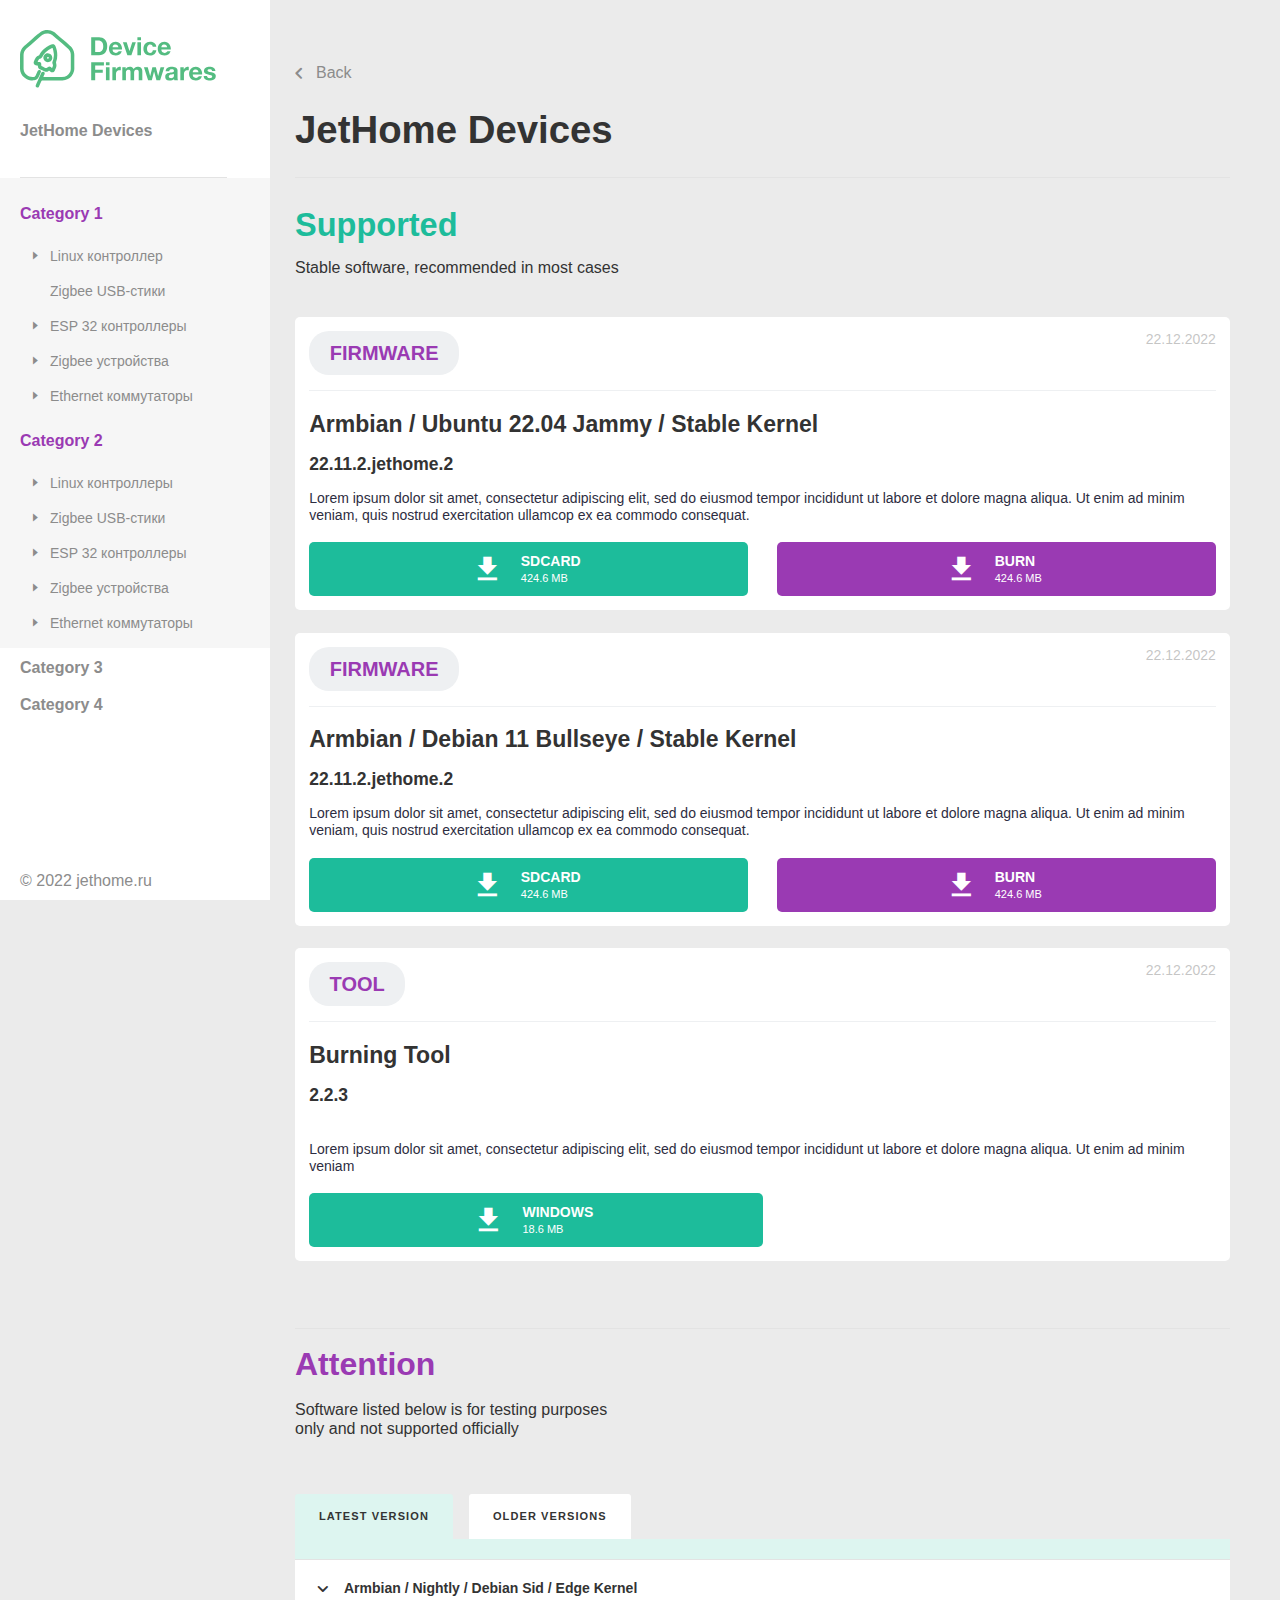
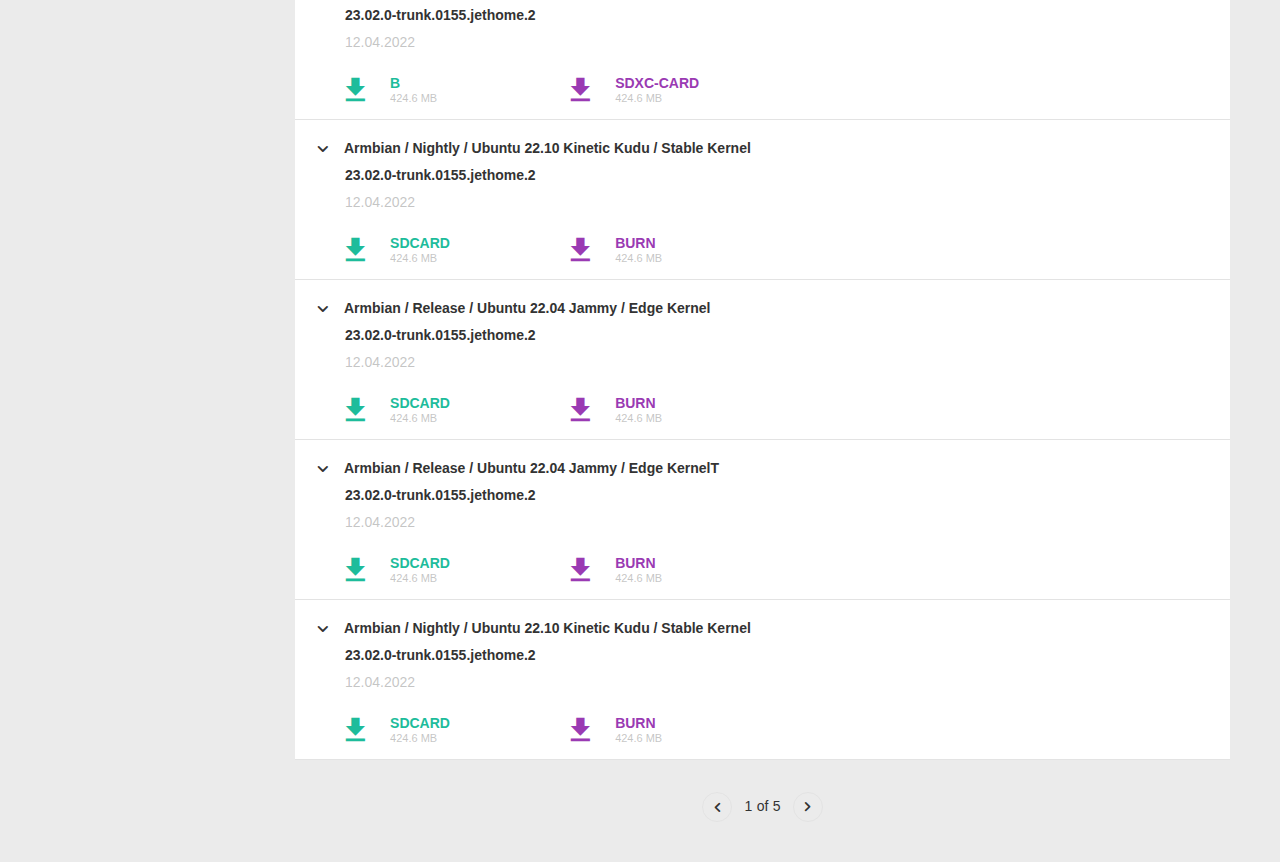
<file: category-4.html>
<!DOCTYPE html>
<html lang="ru">

<head>
	<title>Category-4</title>
	<meta charset="UTF-8">
	<meta name="format-detection" content="telephone=no">
	<!-- <style>body{opacity: 0;}</style> -->
	<link rel="stylesheet" href="css/style.min.css?_v=20230411122839">
	<link rel="shortcut icon" href="favicon.ico">
	<!-- <meta name="robots" content="noindex, nofollow"> -->
	<meta name="viewport" content="width=device-width, initial-scale=1.0">
</head>

<body>
	<div class="wrapper">
		<header class="header">
			<div class="header__menu menu">
				<div class="menu__top">
					<a href="index.html" class="header__logo"><img src="img/logo.svg" alt="logo" /></a>
					<button type="button" class="menu__icon icon-menu"><span></span></button>
				</div>

				<nav id="menu" class="menu__body">
					<div class="header__title">JetHome Devices</div>
					<div class="menu__list">
						<div class="menu__item menu__item-active">
							<div class="menu__link">
								<a href="category-1.html" class="menu__text">Category 1</a>
							</div>
							<div class="sub-menu__list">
								<div class="sub-menu__item">
									<div class="sub-menu__link"><span class="sub-menu__arrow-list _icon-ArrowNews"></span><a href="#" class="sub-menu__title">Linux контроллер</a></div>
									<div class="sub-sub-menu__list">
										<div class="sub-sub-menu__item">
											<button class="sub-sub-menu__link"><span class="sub-sub-menu__arrow-list _icon-ArrowNews"></span><a href="#" class="sub-sub-menu__title">ZigBee USB-стики JetStick Z2 (CC2652)</a></button>
											<div class="sub-sub-sub-menu__list">
												<div class="sub-sub-sub-menu__title">
													<a href="#" class="sub-sub-sub-menu__link">JetHome JetHub H1</a>
												</div>
												<div class="sub-sub-sub-menu__title">
													<a href="#" class="sub-sub-sub-menu__link">JetHome JetHub H1</a>
												</div>
											</div>
										</div>
										<div class="sub-sub-menu__item">
											<button class="sub-sub-menu__link"><span class="sub-sub-menu__arrow-list _icon-ArrowNews"></span><a href="#" class="sub-sub-menu__title">ZigBee USB-стики JetStick Z2 (CC2652)</a></button>
											<div class="sub-sub-sub-menu__list">
												<div class="sub-sub-sub-menu__title">
													<a href="#" class="sub-sub-sub-menu__link">JetHome JetHub H1</a>
												</div>
												<div class="sub-sub-sub-menu__title">
													<a href="#" class="sub-sub-sub-menu__link">JetHome JetHub H1</a>
												</div>
											</div>
										</div>
										<div class="sub-sub-menu__item">
											<button class="sub-sub-menu__link"><span class="sub-sub-menu__arrow-list _icon-ArrowNews"></span><a href="#" class="sub-sub-menu__title">ZigBee USB-стики JetStick Z2 (CC2652)</a></button>
											<div class="sub-sub-sub-menu__list">
												<div class="sub-sub-sub-menu__title">
													<a href="#" class="sub-sub-sub-menu__link">JetHome JetHub H1</a>
												</div>
												<div class="sub-sub-sub-menu__title">
													<a href="#" class="sub-sub-sub-menu__link">JetHome JetHub H1</a>
												</div>
											</div>
										</div>
									</div>
								</div>
								<div class="sub-menu__item">
									<button class="sub-menu__link"><span class="sub-menu__arrow-list _icon-ArrowNews"></span><a class="sub-menu__title" href="#">Zigbee USB-стики</a></button>
									<!-- <div class="sub-sub-menu__list">
                <div class="sub-sub-menu__item">
                  <button class="sub-sub-menu__link"><span class="sub-sub-menu__arrow-list _icon-ArrowNews"></span><a href="#" class="sub-sub-menu__title">JetHome JetHub H1</a></button>
                  <div class="sub-sub-sub-menu__list">
                    <div class="sub-sub-sub-menu__title">
                      <a href="#" class="sub-sub-sub-menu__link">JetHome JetHub H1</a>
                    </div>
                    <div class="sub-sub-sub-menu__title">
                      <a href="#" class="sub-sub-sub-menu__link">JetHome JetHub H1</a>
                    </div>
                  </div>
                </div>
                <div class="sub-sub-menu__item">
                  <button class="sub-sub-menu__link"><span class="sub-sub-menu__arrow-list _icon-ArrowNews"></span><a href="#" class="sub-sub-menu__title">JetHome JetHub H1</a></button>
                  <div class="sub-sub-sub-menu__list">
                    <div class="sub-sub-sub-menu__title">
                      <a href="#" class="sub-sub-sub-menu__link">JetHome JetHub H1</a>
                    </div>
                    <div class="sub-sub-sub-menu__title">
                      <a href="#" class="sub-sub-sub-menu__link">JetHome JetHub H1</a>
                    </div>
                  </div>
                </div>
                <div class="sub-sub-menu__item">
                  <button class="sub-sub-menu__link"><span class="sub-sub-menu__arrow-list _icon-ArrowNews"></span><a href="#" class="sub-sub-menu__title">JetHome JetHub H1</a></button>
                  <div class="sub-sub-sub-menu__list">
                    <div class="sub-sub-sub-menu__title">
                      <a href="#" class="sub-sub-sub-menu__link">JetHome JetHub H1</a>
                    </div>
                    <div class="sub-sub-sub-menu__title">
                      <a href="#" class="sub-sub-sub-menu__link">JetHome JetHub H1</a>
                    </div>
                  </div>
                </div>
              </div> -->
								</div>
								<div class="sub-menu__item">
									<button class="sub-menu__link"><span class="sub-menu__arrow-list _icon-ArrowNews"></span><a class="sub-menu__title" href="#">ESP 32 контроллеры</a></button>
									<div class="sub-sub-menu__list">
										<div class="sub-sub-menu__item">
											<button class="sub-sub-menu__link"><span class="sub-sub-menu__arrow-list _icon-ArrowNews"></span><a href="#" class="sub-sub-menu__title">JetHome JetHub H1</a></button>

											<div class="sub-sub-sub-menu__list">
												<div class="sub-sub-sub-menu__title">
													<a href="#" class="sub-sub-sub-menu__link">JetHome JetHub H1</a>
												</div>
												<div class="sub-sub-sub-menu__title">
													<a href="#" class="sub-sub-sub-menu__link">JetHome JetHub H1</a>
												</div>
											</div>
										</div>
										<div class="sub-sub-menu__item">
											<button class="sub-sub-menu__link"><span class="sub-sub-menu__arrow-list _icon-ArrowNews"></span><a href="#" class="sub-sub-menu__title">JetHome JetHub H1</a></button>

											<div class="sub-sub-sub-menu__list">
												<div class="sub-sub-sub-menu__title">
													<a href="#" class="sub-sub-sub-menu__link">JetHome JetHub H1</a>
												</div>
												<div class="sub-sub-sub-menu__title">
													<a href="#" class="sub-sub-sub-menu__link">JetHome JetHub H1</a>
												</div>
											</div>
										</div>
										<div class="sub-sub-menu__item">
											<button class="sub-sub-menu__link"><span class="sub-sub-menu__arrow-list _icon-ArrowNews"></span><a href="#" class="sub-sub-menu__title">JetHome JetHub H1</a></button>

											<div class="sub-sub-sub-menu__list">
												<div class="sub-sub-sub-menu__title">
													<a href="#" class="sub-sub-sub-menu__link">JetHome JetHub H1</a>
												</div>
												<div class="sub-sub-sub-menu__title">
													<a href="#" class="sub-sub-sub-menu__link">JetHome JetHub H1</a>
												</div>
											</div>
										</div>
									</div>
								</div>
								<div class="sub-menu__item">
									<button class="sub-menu__link"><span class="sub-menu__arrow-list _icon-ArrowNews"></span><a class="sub-menu__title" href="#">Zigbee устройства</a></button>
									<div class="sub-sub-menu__list">
										<div class="sub-sub-menu__item">
											<button class="sub-sub-menu__link"><span class="sub-sub-menu__arrow-list _icon-ArrowNews"></span><a href="#" class="sub-sub-menu__title">JetHome JetHub H1</a></button>

											<div class="sub-sub-sub-menu__list">
												<div class="sub-sub-sub-menu__title">
													<a href="#" class="sub-sub-sub-menu__link">JetHome JetHub H1</a>
												</div>
												<div class="sub-sub-sub-menu__title">
													<a href="#" class="sub-sub-sub-menu__link">JetHome JetHub H1</a>
												</div>
											</div>
										</div>
										<div class="sub-sub-menu__item">
											<button class="sub-sub-menu__link"><span class="sub-sub-menu__arrow-list _icon-ArrowNews"></span><a href="#" class="sub-sub-menu__title">JetHome JetHub H1</a></button>

											<div class="sub-sub-sub-menu__list">
												<div class="sub-sub-sub-menu__title">
													<a href="#" class="sub-sub-sub-menu__link">JetHome JetHub H1</a>
												</div>
												<div class="sub-sub-sub-menu__title">
													<a href="#" class="sub-sub-sub-menu__link">JetHome JetHub H1</a>
												</div>
											</div>
										</div>
										<div class="sub-sub-menu__item">
											<button class="sub-sub-menu__link"><span class="sub-sub-menu__arrow-list _icon-ArrowNews"></span><a href="#" class="sub-sub-menu__title">JetHome JetHub H1</a></button>

											<div class="sub-sub-sub-menu__list">
												<div class="sub-sub-sub-menu__title">
													<a href="#" class="sub-sub-sub-menu__link">JetHome JetHub H1</a>
												</div>
												<div class="sub-sub-sub-menu__title">
													<a href="#" class="sub-sub-sub-menu__link">JetHome JetHub H1</a>
												</div>
											</div>
										</div>
									</div>
								</div>
								<div class="sub-menu__item">
									<button class="sub-menu__link"><span class="sub-menu__arrow-list _icon-ArrowNews"></span><a class="sub-menu__title" href="#">Ethernet коммутаторы</a></button>

									<div class="sub-sub-menu__list">
										<div class="sub-sub-menu__item">
											<button class="sub-sub-menu__link"><span class="sub-sub-menu__arrow-list _icon-ArrowNews"></span><a href="#" class="sub-sub-menu__title">JetHome JetHub H1</a></button>

											<!-- <div class="sub-sub-sub-menu__list">
                    <div class="sub-sub-sub-menu__title">
                      <a href="#" class="sub-sub-sub-menu__link">JetHome JetHub H1</a>
                    </div>
                    <div class="sub-sub-sub-menu__title">
                      <a href="#" class="sub-sub-sub-menu__link">JetHome JetHub H1</a>
                    </div>
                  </div> -->
										</div>
										<div class="sub-sub-menu__item">
											<button class="sub-sub-menu__link"><span class="sub-sub-menu__arrow-list _icon-ArrowNews"></span><a href="#" class="sub-sub-menu__title">JetHome JetHub H1</a></button>

											<!-- <div class="sub-sub-sub-menu__list">
                    <div class="sub-sub-sub-menu__title">
                      <a href="#" class="sub-sub-sub-menu__link">JetHome JetHub H1</a>
                    </div>
                    <div class="sub-sub-sub-menu__title">
                      <a href="#" class="sub-sub-sub-menu__link">JetHome JetHub H1</a>
                    </div>
                  </div> -->
										</div>
										<div class="sub-sub-menu__item">
											<button class="sub-sub-menu__link"><span class="sub-sub-menu__arrow-list _icon-ArrowNews"></span><a href="#" class="sub-sub-menu__title">JetHome JetHub H1</a></button>

											<div class="sub-sub-sub-menu__list">
												<div class="sub-sub-sub-menu__title">
													<a href="#" class="sub-sub-sub-menu__link">JetHome JetHub H1</a>
												</div>
												<div class="sub-sub-sub-menu__title">
													<a href="#" class="sub-sub-sub-menu__link">JetHome JetHub H1</a>
												</div>
											</div>
										</div>
									</div>
								</div>
							</div>
						</div>

						<div class="menu__item menu__item-active">
							<div class="menu__link">
								<a href="category-2.html" class="menu__text">Category 2</a>
							</div>
							<div class="sub-menu__list">
								<div class="sub-menu__item">
									<button class="sub-menu__link"><span class="sub-menu__arrow-list _icon-ArrowNews"></span><a class="sub-menu__title" href="#">Linux контроллеры</a></button>
									<div class="sub-sub-menu__list">
										<div class="sub-sub-menu__item">
											<button class="sub-sub-menu__link"><span class="sub-sub-menu__arrow-list _icon-ArrowNews"></span><a href="#" class="sub-sub-menu__title">JetHome JetHub H1</a></button>

											<div class="sub-sub-sub-menu__list">
												<div class="sub-sub-sub-menu__title">
													<a href="#" class="sub-sub-sub-menu__link">JetHome JetHub H1</a>
												</div>
												<div class="sub-sub-sub-menu__title">
													<a href="#" class="sub-sub-sub-menu__link">JetHome JetHub H1</a>
												</div>
											</div>
										</div>
										<div class="sub-sub-menu__item">
											<button class="sub-sub-menu__link"><span class="sub-sub-menu__arrow-list _icon-ArrowNews"></span><a href="#" class="sub-sub-menu__title">JetHome JetHub H1</a></button>

											<div class="sub-sub-sub-menu__list">
												<div class="sub-sub-sub-menu__title">
													<a href="#" class="sub-sub-sub-menu__link">JetHome JetHub H1</a>
												</div>
												<div class="sub-sub-sub-menu__title">
													<a href="#" class="sub-sub-sub-menu__link">JetHome JetHub H1</a>
												</div>
											</div>
										</div>
										<div class="sub-sub-menu__item">
											<button class="sub-sub-menu__link"><span class="sub-sub-menu__arrow-list _icon-ArrowNews"></span><a href="#" class="sub-sub-menu__title">JetHome JetHub H1</a></button>

											<div class="sub-sub-sub-menu__list">
												<div class="sub-sub-sub-menu__title">
													<a href="#" class="sub-sub-sub-menu__link">JetHome JetHub H1</a>
												</div>
												<div class="sub-sub-sub-menu__title">
													<a href="#" class="sub-sub-sub-menu__link">JetHome JetHub H1</a>
												</div>
											</div>
										</div>
									</div>
								</div>

								<div class="sub-menu__item">
									<button class="sub-menu__link"><span class="sub-menu__arrow-list _icon-ArrowNews"></span><a class="sub-menu__title" href="#">Zigbee USB-стики</a></button>
									<div class="sub-sub-menu__list">
										<div class="sub-sub-menu__item">
											<button class="sub-sub-menu__link"><span class="sub-sub-menu__arrow-list _icon-ArrowNews"></span><a href="#" class="sub-sub-menu__title">JetHome JetHub H1</a></button>

											<div class="sub-sub-sub-menu__list">
												<div class="sub-sub-sub-menu__title">
													<a href="#" class="sub-sub-sub-menu__link">JetHome JetHub H1</a>
												</div>
												<div class="sub-sub-sub-menu__title">
													<a href="#" class="sub-sub-sub-menu__link">JetHome JetHub H1</a>
												</div>
											</div>
										</div>
										<div class="sub-sub-menu__item">
											<button class="sub-sub-menu__link"><span class="sub-sub-menu__arrow-list _icon-ArrowNews"></span><a href="#" class="sub-sub-menu__title">JetHome JetHub H1</a></button>

											<div class="sub-sub-sub-menu__list">
												<div class="sub-sub-sub-menu__title">
													<a href="#" class="sub-sub-sub-menu__link">JetHome JetHub H1</a>
												</div>
												<div class="sub-sub-sub-menu__title">
													<a href="#" class="sub-sub-sub-menu__link">JetHome JetHub H1</a>
												</div>
											</div>
										</div>
										<div class="sub-sub-menu__item">
											<button class="sub-sub-menu__link"><span class="sub-sub-menu__arrow-list _icon-ArrowNews"></span><a href="#" class="sub-sub-menu__title">JetHome JetHub H1</a></button>

											<div class="sub-sub-sub-menu__list">
												<div class="sub-sub-sub-menu__title">
													<a href="#" class="sub-sub-sub-menu__link">JetHome JetHub H1</a>
												</div>
												<div class="sub-sub-sub-menu__title">
													<a href="#" class="sub-sub-sub-menu__link">JetHome JetHub H1</a>
												</div>
											</div>
										</div>
									</div>
								</div>
								<div class="sub-menu__item">
									<button class="sub-menu__link"><span class="sub-menu__arrow-list _icon-ArrowNews"></span><a class="sub-menu__title" href="#">ESP 32 контроллеры</a></button>
									<div class="sub-sub-menu__list">
										<div class="sub-sub-menu__item">
											<button class="sub-sub-menu__link"><span class="sub-sub-menu__arrow-list _icon-ArrowNews"></span><a href="#" class="sub-sub-menu__title">JetHome JetHub H1</a></button>

											<div class="sub-sub-sub-menu__list">
												<div class="sub-sub-sub-menu__title">
													<a href="#" class="sub-sub-sub-menu__link">JetHome JetHub H1</a>
												</div>
												<div class="sub-sub-sub-menu__title">
													<a href="#" class="sub-sub-sub-menu__link">JetHome JetHub H1</a>
												</div>
											</div>
										</div>
										<div class="sub-sub-menu__item">
											<button class="sub-sub-menu__link"><span class="sub-sub-menu__arrow-list _icon-ArrowNews"></span><a href="#" class="sub-sub-menu__title">JetHome JetHub H1</a></button>

											<div class="sub-sub-sub-menu__list">
												<div class="sub-sub-sub-menu__title">
													<a href="#" class="sub-sub-sub-menu__link">JetHome JetHub H1</a>
												</div>
												<div class="sub-sub-sub-menu__title">
													<a href="#" class="sub-sub-sub-menu__link">JetHome JetHub H1</a>
												</div>
											</div>
										</div>
										<div class="sub-sub-menu__item">
											<button class="sub-sub-menu__link"><span class="sub-sub-menu__arrow-list _icon-ArrowNews"></span><a href="#" class="sub-sub-menu__title">JetHome JetHub H1</a></button>

											<div class="sub-sub-sub-menu__list">
												<div class="sub-sub-sub-menu__title">
													<a href="#" class="sub-sub-sub-menu__link">JetHome JetHub H1</a>
												</div>
												<div class="sub-sub-sub-menu__title">
													<a href="#" class="sub-sub-sub-menu__link">JetHome JetHub H1</a>
												</div>
											</div>
										</div>
									</div>
								</div>
								<div class="sub-menu__item">
									<button class="sub-menu__link"><span class="sub-menu__arrow-list _icon-ArrowNews"></span><a class="sub-menu__title" href="#">Zigbee устройства</a></button>
									<div class="sub-sub-menu__list">
										<div class="sub-sub-menu__item">
											<button class="sub-sub-menu__link"><span class="sub-sub-menu__arrow-list _icon-ArrowNews"></span><a href="#" class="sub-sub-menu__title">JetHome JetHub H1</a></button>

											<div class="sub-sub-sub-menu__list">
												<div class="sub-sub-sub-menu__title">
													<a href="#" class="sub-sub-sub-menu__link">JetHome JetHub H1</a>
												</div>
												<div class="sub-sub-sub-menu__title">
													<a href="#" class="sub-sub-sub-menu__link">JetHome JetHub H1</a>
												</div>
											</div>
										</div>
										<div class="sub-sub-menu__item">
											<button class="sub-sub-menu__link"><span class="sub-sub-menu__arrow-list _icon-ArrowNews"></span><a href="#" class="sub-sub-menu__title">JetHome JetHub H1</a></button>

											<div class="sub-sub-sub-menu__list">
												<div class="sub-sub-sub-menu__title">
													<a href="#" class="sub-sub-sub-menu__link">JetHome JetHub H1</a>
												</div>
												<div class="sub-sub-sub-menu__title">
													<a href="#" class="sub-sub-sub-menu__link">JetHome JetHub H1</a>
												</div>
											</div>
										</div>
										<div class="sub-sub-menu__item">
											<button class="sub-sub-menu__link"><span class="sub-sub-menu__arrow-list _icon-ArrowNews"></span><a href="#" class="sub-sub-menu__title">JetHome JetHub H1</a></button>

											<div class="sub-sub-sub-menu__list">
												<div class="sub-sub-sub-menu__title">
													<a href="#" class="sub-sub-sub-menu__link">JetHome JetHub H1</a>
												</div>
												<div class="sub-sub-sub-menu__title">
													<a href="#" class="sub-sub-sub-menu__link">JetHome JetHub H1</a>
												</div>
											</div>
										</div>
									</div>
								</div>
								<div class="sub-menu__item">
									<button class="sub-menu__link"><span class="sub-menu__arrow-list _icon-ArrowNews"></span><a class="sub-menu__title" href="#">Ethernet коммутаторы</a></button>
									<div class="sub-sub-menu__list">
										<div class="sub-sub-menu__item">
											<button class="sub-sub-menu__link"><span class="sub-sub-menu__arrow-list _icon-ArrowNews"></span><a href="#" class="sub-sub-menu__title">JetHome JetHub H1</a></button>

											<div class="sub-sub-sub-menu__list">
												<div class="sub-sub-sub-menu__title">
													<a href="#" class="sub-sub-sub-menu__link">JetHome JetHub H1</a>
												</div>
												<div class="sub-sub-sub-menu__title">
													<a href="#" class="sub-sub-sub-menu__link">JetHome JetHub H1</a>
												</div>
											</div>
										</div>
										<div class="sub-sub-menu__item">
											<button class="sub-sub-menu__link"><span class="sub-sub-menu__arrow-list _icon-ArrowNews"></span><a href="#" class="sub-sub-menu__title">JetHome JetHub H1</a></button>

											<div class="sub-sub-sub-menu__list">
												<div class="sub-sub-sub-menu__title">
													<a href="#" class="sub-sub-sub-menu__link">JetHome JetHub H1</a>
												</div>
												<div class="sub-sub-sub-menu__title">
													<a href="#" class="sub-sub-sub-menu__link">JetHome JetHub H1</a>
												</div>
											</div>
										</div>
										<div class="sub-sub-menu__item">
											<button class="sub-sub-menu__link"><span class="sub-sub-menu__arrow-list _icon-ArrowNews"></span><a href="#" class="sub-sub-menu__title">JetHome JetHub H1</a></button>

											<div class="sub-sub-sub-menu__list">
												<div class="sub-sub-sub-menu__title">
													<a href="#" class="sub-sub-sub-menu__link">JetHome JetHub H1</a>
												</div>
												<div class="sub-sub-sub-menu__title">
													<a href="#" class="sub-sub-sub-menu__link">JetHome JetHub H1</a>
												</div>
											</div>
										</div>
									</div>
								</div>
							</div>
						</div>

						<div class="menu__item menu__item-active">
							<div class="menu__link">
								<a href="category-3.html" class="menu__text">Category 3</a>
							</div>
							<!-- <div class="sub-menu__list">
            <div class="sub-menu__item">
              <button class="sub-menu__link"><span class="sub-menu__arrow-list _icon-ArrowNews"></span><a class="sub-menu__title" href="#">Linux контроллеры</a></button>
              <div class="sub-sub-menu__list">
                <div class="sub-sub-menu__item">
                  <button class="sub-sub-menu__link"><span class="sub-sub-menu__arrow-list _icon-ArrowNews"></span><a href="#" class="sub-sub-menu__title">JetHome JetHub H1</a></button>

                  <div class="sub-sub-sub-menu__list">
                    <div class="sub-sub-sub-menu__title">
                      <a href="#" class="sub-sub-sub-menu__link">JetHome JetHub H1</a>
                    </div>
                    <div class="sub-sub-sub-menu__title">
                      <a href="#" class="sub-sub-sub-menu__link">JetHome JetHub H1</a>
                    </div>
                  </div>
                </div>
                <div class="sub-sub-menu__item">
                  <button class="sub-sub-menu__link"><span class="sub-sub-menu__arrow-list _icon-ArrowNews"></span><a href="#" class="sub-sub-menu__title">JetHome JetHub H1</a></button>

                  <div class="sub-sub-sub-menu__list">
                    <div class="sub-sub-sub-menu__title">
                      <a href="#" class="sub-sub-sub-menu__link">JetHome JetHub H1</a>
                    </div>
                    <div class="sub-sub-sub-menu__title">
                      <a href="#" class="sub-sub-sub-menu__link">JetHome JetHub H1</a>
                    </div>
                  </div>
                </div>
                <div class="sub-sub-menu__item">
                  <button class="sub-sub-menu__link"><span class="sub-sub-menu__arrow-list _icon-ArrowNews"></span><a href="#" class="sub-sub-menu__title">JetHome JetHub H1</a></button>

                  <div class="sub-sub-sub-menu__list">
                    <div class="sub-sub-sub-menu__title">
                      <a href="#" class="sub-sub-sub-menu__link">JetHome JetHub H1</a>
                    </div>
                    <div class="sub-sub-sub-menu__title">
                      <a href="#" class="sub-sub-sub-menu__link">JetHome JetHub H1</a>
                    </div>
                  </div>
                </div>
              </div>
            </div>

            <div class="sub-menu__item">
              <button class="sub-menu__link"><span class="sub-menu__arrow-list _icon-ArrowNews"></span><a class="sub-menu__title" href="#">Zigbee USB-стики</a></button>
              <div class="sub-sub-menu__list">
                <div class="sub-sub-menu__item">
                  <button class="sub-sub-menu__link"><span class="sub-sub-menu__arrow-list _icon-ArrowNews"></span><a href="#" class="sub-sub-menu__title">JetHome JetHub H1</a></button>

                  <div class="sub-sub-sub-menu__list">
                    <div class="sub-sub-sub-menu__title">
                      <a href="#" class="sub-sub-sub-menu__link">JetHome JetHub H1</a>
                    </div>
                    <div class="sub-sub-sub-menu__title">
                      <a href="#" class="sub-sub-sub-menu__link">JetHome JetHub H1</a>
                    </div>
                  </div>
                </div>
                <div class="sub-sub-menu__item">
                  <button class="sub-sub-menu__link"><span class="sub-sub-menu__arrow-list _icon-ArrowNews"></span><a href="#" class="sub-sub-menu__title">JetHome JetHub H1</a></button>

                  <div class="sub-sub-sub-menu__list">
                    <div class="sub-sub-sub-menu__title">
                      <a href="#" class="sub-sub-sub-menu__link">JetHome JetHub H1</a>
                    </div>
                    <div class="sub-sub-sub-menu__title">
                      <a href="#" class="sub-sub-sub-menu__link">JetHome JetHub H1</a>
                    </div>
                  </div>
                </div>
                <div class="sub-sub-menu__item">
                  <button class="sub-sub-menu__link"><span class="sub-sub-menu__arrow-list _icon-ArrowNews"></span><a href="#" class="sub-sub-menu__title">JetHome JetHub H1</a></button>

                  <div class="sub-sub-sub-menu__list">
                    <div class="sub-sub-sub-menu__title">
                      <a href="#" class="sub-sub-sub-menu__link">JetHome JetHub H1</a>
                    </div>
                    <div class="sub-sub-sub-menu__title">
                      <a href="#" class="sub-sub-sub-menu__link">JetHome JetHub H1</a>
                    </div>
                  </div>
                </div>
              </div>
            </div>
            <div class="sub-menu__item">
              <button class="sub-menu__link"><span class="sub-menu__arrow-list _icon-ArrowNews"></span><a class="sub-menu__title" href="#">ESP 32 контроллеры</a></button>
              <div class="sub-sub-menu__list">
                <div class="sub-sub-menu__item">
                  <button class="sub-sub-menu__link"><span class="sub-sub-menu__arrow-list _icon-ArrowNews"></span><a href="#" class="sub-sub-menu__title">JetHome JetHub H1</a></button>

                  <div class="sub-sub-sub-menu__list">
                    <div class="sub-sub-sub-menu__title">
                      <a href="#" class="sub-sub-sub-menu__link">JetHome JetHub H1</a>
                    </div>
                    <div class="sub-sub-sub-menu__title">
                      <a href="#" class="sub-sub-sub-menu__link">JetHome JetHub H1</a>
                    </div>
                  </div>
                </div>
                <div class="sub-sub-menu__item">
                  <button class="sub-sub-menu__link"><span class="sub-sub-menu__arrow-list _icon-ArrowNews"></span><a href="#" class="sub-sub-menu__title">JetHome JetHub H1</a></button>

                  <div class="sub-sub-sub-menu__list">
                    <div class="sub-sub-sub-menu__title">
                      <a href="#" class="sub-sub-sub-menu__link">JetHome JetHub H1</a>
                    </div>
                    <div class="sub-sub-sub-menu__title">
                      <a href="#" class="sub-sub-sub-menu__link">JetHome JetHub H1</a>
                    </div>
                  </div>
                </div>
                <div class="sub-sub-menu__item">
                  <button class="sub-sub-menu__link"><span class="sub-sub-menu__arrow-list _icon-ArrowNews"></span><a href="#" class="sub-sub-menu__title">JetHome JetHub H1</a></button>

                  <div class="sub-sub-sub-menu__list">
                    <div class="sub-sub-sub-menu__title">
                      <a href="#" class="sub-sub-sub-menu__link">JetHome JetHub H1</a>
                    </div>
                    <div class="sub-sub-sub-menu__title">
                      <a href="#" class="sub-sub-sub-menu__link">JetHome JetHub H1</a>
                    </div>
                  </div>
                </div>
              </div>
            </div>
            <div class="sub-menu__item">
              <button class="sub-menu__link"><span class="sub-menu__arrow-list _icon-ArrowNews"></span><a class="sub-menu__title" href="#">Zigbee устройства</a></button>
              <div class="sub-sub-menu__list">
                <div class="sub-sub-menu__item">
                  <button class="sub-sub-menu__link"><span class="sub-sub-menu__arrow-list _icon-ArrowNews"></span><a href="#" class="sub-sub-menu__title">JetHome JetHub H1</a></button>

                  <div class="sub-sub-sub-menu__list">
                    <div class="sub-sub-sub-menu__title">
                      <a href="#" class="sub-sub-sub-menu__link">JetHome JetHub H1</a>
                    </div>
                    <div class="sub-sub-sub-menu__title">
                      <a href="#" class="sub-sub-sub-menu__link">JetHome JetHub H1</a>
                    </div>
                  </div>
                </div>
                <div class="sub-sub-menu__item">
                  <button class="sub-sub-menu__link"><span class="sub-sub-menu__arrow-list _icon-ArrowNews"></span><a href="#" class="sub-sub-menu__title">JetHome JetHub H1</a></button>

                  <div class="sub-sub-sub-menu__list">
                    <div class="sub-sub-sub-menu__title">
                      <a href="#" class="sub-sub-sub-menu__link">JetHome JetHub H1</a>
                    </div>
                    <div class="sub-sub-sub-menu__title">
                      <a href="#" class="sub-sub-sub-menu__link">JetHome JetHub H1</a>
                    </div>
                  </div>
                </div>
                <div class="sub-sub-menu__item">
                  <button class="sub-sub-menu__link"><span class="sub-sub-menu__arrow-list _icon-ArrowNews"></span><a href="#" class="sub-sub-menu__title">JetHome JetHub H1</a></button>

                  <div class="sub-sub-sub-menu__list">
                    <div class="sub-sub-sub-menu__title">
                      <a href="#" class="sub-sub-sub-menu__link">JetHome JetHub H1</a>
                    </div>
                    <div class="sub-sub-sub-menu__title">
                      <a href="#" class="sub-sub-sub-menu__link">JetHome JetHub H1</a>
                    </div>
                  </div>
                </div>
              </div>
            </div>
            <div class="sub-menu__item">
              <button class="sub-menu__link"><span class="sub-menu__arrow-list _icon-ArrowNews"></span><a class="sub-menu__title" href="#">Ethernet коммутаторы</a></button>
              <div class="sub-sub-menu__list">
                <div class="sub-sub-menu__item">
                  <button class="sub-sub-menu__link"><span class="sub-sub-menu__arrow-list _icon-ArrowNews"></span><a href="#" class="sub-sub-menu__title">JetHome JetHub H1</a></button>

                  <div class="sub-sub-sub-menu__list">
                    <div class="sub-sub-sub-menu__title">
                      <a href="#" class="sub-sub-sub-menu__link">JetHome JetHub H1</a>
                    </div>
                    <div class="sub-sub-sub-menu__title">
                      <a href="#" class="sub-sub-sub-menu__link">JetHome JetHub H1</a>
                    </div>
                  </div>
                </div>
                <div class="sub-sub-menu__item">
                  <button class="sub-sub-menu__link"><span class="sub-sub-menu__arrow-list _icon-ArrowNews"></span><a href="#" class="sub-sub-menu__title">JetHome JetHub H1</a></button>

                  <div class="sub-sub-sub-menu__list">
                    <div class="sub-sub-sub-menu__title">
                      <a href="#" class="sub-sub-sub-menu__link">JetHome JetHub H1</a>
                    </div>
                    <div class="sub-sub-sub-menu__title">
                      <a href="#" class="sub-sub-sub-menu__link">JetHome JetHub H1</a>
                    </div>
                  </div>
                </div>
                <div class="sub-sub-menu__item">
                  <button class="sub-sub-menu__link"><span class="sub-sub-menu__arrow-list _icon-ArrowNews"></span><a href="#" class="sub-sub-menu__title">JetHome JetHub H1</a></button>

                  <div class="sub-sub-sub-menu__list">
                    <div class="sub-sub-sub-menu__title">
                      <a href="#" class="sub-sub-sub-menu__link">JetHome JetHub H1</a>
                    </div>
                    <div class="sub-sub-sub-menu__title">
                      <a href="#" class="sub-sub-sub-menu__link">JetHome JetHub H1</a>
                    </div>
                  </div>
                </div>
              </div>
            </div>
          </div> -->
						</div>

						<div class="menu__item menu__item-active">
							<div class="menu__link">
								<a href="category-4.html" class="menu__text">Category 4</a>
							</div>

							<!-- <div class="sub-menu__list">
            <div class="sub-menu__item">
              <button class="sub-menu__link"><span class="sub-menu__arrow-list _icon-ArrowNews"></span><a class="sub-menu__title" href="#">Linux контроллеры</a></button>
              <div class="sub-sub-menu__list">
                <div class="sub-sub-menu__item">
                  <button class="sub-sub-menu__link"><span class="sub-sub-menu__arrow-list _icon-ArrowNews"></span><a href="#" class="sub-sub-menu__title">JetHome JetHub H1</a></button>

                  <div class="sub-sub-sub-menu__list">
                    <div class="sub-sub-sub-menu__title">
                      <a href="#" class="sub-sub-sub-menu__link">JetHome JetHub H1</a>
                    </div>
                    <div class="sub-sub-sub-menu__title">
                      <a href="#" class="sub-sub-sub-menu__link">JetHome JetHub H1</a>
                    </div>
                  </div>
                </div>
                <div class="sub-sub-menu__item">
                  <button class="sub-sub-menu__link"><span class="sub-sub-menu__arrow-list _icon-ArrowNews"></span><a href="#" class="sub-sub-menu__title">JetHome JetHub H1</a></button>

                  <div class="sub-sub-sub-menu__list">
                    <div class="sub-sub-sub-menu__title">
                      <a href="#" class="sub-sub-sub-menu__link">JetHome JetHub H1</a>
                    </div>
                    <div class="sub-sub-sub-menu__title">
                      <a href="#" class="sub-sub-sub-menu__link">JetHome JetHub H1</a>
                    </div>
                  </div>
                </div>
                <div class="sub-sub-menu__item">
                  <button class="sub-sub-menu__link"><span class="sub-sub-menu__arrow-list _icon-ArrowNews"></span><a href="#" class="sub-sub-menu__title">JetHome JetHub H1</a></button>

                  <div class="sub-sub-sub-menu__list">
                    <div class="sub-sub-sub-menu__title">
                      <a href="#" class="sub-sub-sub-menu__link">JetHome JetHub H1</a>
                    </div>
                    <div class="sub-sub-sub-menu__title">
                      <a href="#" class="sub-sub-sub-menu__link">JetHome JetHub H1</a>
                    </div>
                  </div>
                </div>
              </div>
            </div>

            <div class="sub-menu__item">
              <button class="sub-menu__link"><span class="sub-menu__arrow-list _icon-ArrowNews"></span><a class="sub-menu__title" href="#">Zigbee USB-стики</a></button>
              <div class="sub-sub-menu__list">
                <div class="sub-sub-menu__item">
                  <button class="sub-sub-menu__link"><span class="sub-sub-menu__arrow-list _icon-ArrowNews"></span><a href="#" class="sub-sub-menu__title">JetHome JetHub H1</a></button>

                  <div class="sub-sub-sub-menu__list">
                    <div class="sub-sub-sub-menu__title">
                      <a href="#" class="sub-sub-sub-menu__link">JetHome JetHub H1</a>
                    </div>
                    <div class="sub-sub-sub-menu__title">
                      <a href="#" class="sub-sub-sub-menu__link">JetHome JetHub H1</a>
                    </div>
                  </div>
                </div>
                <div class="sub-sub-menu__item">
                  <button class="sub-sub-menu__link"><span class="sub-sub-menu__arrow-list _icon-ArrowNews"></span><a href="#" class="sub-sub-menu__title">JetHome JetHub H1</a></button>

                  <div class="sub-sub-sub-menu__list">
                    <div class="sub-sub-sub-menu__title">
                      <a href="#" class="sub-sub-sub-menu__link">JetHome JetHub H1</a>
                    </div>
                    <div class="sub-sub-sub-menu__title">
                      <a href="#" class="sub-sub-sub-menu__link">JetHome JetHub H1</a>
                    </div>
                  </div>
                </div>
                <div class="sub-sub-menu__item">
                  <button class="sub-sub-menu__link"><span class="sub-sub-menu__arrow-list _icon-ArrowNews"></span><a href="#" class="sub-sub-menu__title">JetHome JetHub H1</a></button>

                  <div class="sub-sub-sub-menu__list">
                    <div class="sub-sub-sub-menu__title">
                      <a href="#" class="sub-sub-sub-menu__link">JetHome JetHub H1</a>
                    </div>
                    <div class="sub-sub-sub-menu__title">
                      <a href="#" class="sub-sub-sub-menu__link">JetHome JetHub H1</a>
                    </div>
                  </div>
                </div>
              </div>
            </div>
            <div class="sub-menu__item">
              <button class="sub-menu__link"><span class="sub-menu__arrow-list _icon-ArrowNews"></span><a class="sub-menu__title" href="#">ESP 32 контроллеры</a></button>
              <div class="sub-sub-menu__list">
                <div class="sub-sub-menu__item">
                  <button class="sub-sub-menu__link"><span class="sub-sub-menu__arrow-list _icon-ArrowNews"></span><a href="#" class="sub-sub-menu__title">JetHome JetHub H1</a></button>

                  <div class="sub-sub-sub-menu__list">
                    <div class="sub-sub-sub-menu__title">
                      <a href="#" class="sub-sub-sub-menu__link">JetHome JetHub H1</a>
                    </div>
                    <div class="sub-sub-sub-menu__title">
                      <a href="#" class="sub-sub-sub-menu__link">JetHome JetHub H1</a>
                    </div>
                  </div>
                </div>
                <div class="sub-sub-menu__item">
                  <button class="sub-sub-menu__link"><span class="sub-sub-menu__arrow-list _icon-ArrowNews"></span><a href="#" class="sub-sub-menu__title">JetHome JetHub H1</a></button>

                  <div class="sub-sub-sub-menu__list">
                    <div class="sub-sub-sub-menu__title">
                      <a href="#" class="sub-sub-sub-menu__link">JetHome JetHub H1</a>
                    </div>
                    <div class="sub-sub-sub-menu__title">
                      <a href="#" class="sub-sub-sub-menu__link">JetHome JetHub H1</a>
                    </div>
                  </div>
                </div>
                <div class="sub-sub-menu__item">
                  <button class="sub-sub-menu__link"><span class="sub-sub-menu__arrow-list _icon-ArrowNews"></span><a href="#" class="sub-sub-menu__title">JetHome JetHub H1</a></button>

                  <div class="sub-sub-sub-menu__list">
                    <div class="sub-sub-sub-menu__title">
                      <a href="#" class="sub-sub-sub-menu__link">JetHome JetHub H1</a>
                    </div>
                    <div class="sub-sub-sub-menu__title">
                      <a href="#" class="sub-sub-sub-menu__link">JetHome JetHub H1</a>
                    </div>
                  </div>
                </div>
              </div>
            </div>
            <div class="sub-menu__item">
              <button class="sub-menu__link"><span class="sub-menu__arrow-list _icon-ArrowNews"></span><a class="sub-menu__title" href="#">Zigbee устройства</a></button>
              <div class="sub-sub-menu__list">
                <div class="sub-sub-menu__item">
                  <button class="sub-sub-menu__link"><span class="sub-sub-menu__arrow-list _icon-ArrowNews"></span><a href="#" class="sub-sub-menu__title">JetHome JetHub H1</a></button>

                  <div class="sub-sub-sub-menu__list">
                    <div class="sub-sub-sub-menu__title">
                      <a href="#" class="sub-sub-sub-menu__link">JetHome JetHub H1</a>
                    </div>
                    <div class="sub-sub-sub-menu__title">
                      <a href="#" class="sub-sub-sub-menu__link">JetHome JetHub H1</a>
                    </div>
                  </div>
                </div>
                <div class="sub-sub-menu__item">
                  <button class="sub-sub-menu__link"><span class="sub-sub-menu__arrow-list _icon-ArrowNews"></span><a href="#" class="sub-sub-menu__title">JetHome JetHub H1</a></button>

                  <div class="sub-sub-sub-menu__list">
                    <div class="sub-sub-sub-menu__title">
                      <a href="#" class="sub-sub-sub-menu__link">JetHome JetHub H1</a>
                    </div>
                    <div class="sub-sub-sub-menu__title">
                      <a href="#" class="sub-sub-sub-menu__link">JetHome JetHub H1</a>
                    </div>
                  </div>
                </div>
                <div class="sub-sub-menu__item">
                  <button class="sub-sub-menu__link"><span class="sub-sub-menu__arrow-list _icon-ArrowNews"></span><a href="#" class="sub-sub-menu__title">JetHome JetHub H1</a></button>

                  <div class="sub-sub-sub-menu__list">
                    <div class="sub-sub-sub-menu__title">
                      <a href="#" class="sub-sub-sub-menu__link">JetHome JetHub H1</a>
                    </div>
                    <div class="sub-sub-sub-menu__title">
                      <a href="#" class="sub-sub-sub-menu__link">JetHome JetHub H1</a>
                    </div>
                  </div>
                </div>
              </div>
            </div>
            <div class="sub-menu__item">
              <button class="sub-menu__link"><span class="sub-menu__arrow-list _icon-ArrowNews"></span><a class="sub-menu__title" href="#">Ethernet коммутаторы</a></button>
              <div class="sub-sub-menu__list">
                <div class="sub-sub-menu__item">
                  <button class="sub-sub-menu__link"><span class="sub-sub-menu__arrow-list _icon-ArrowNews"></span><a href="#" class="sub-sub-menu__title">JetHome JetHub H1</a></button>

                  <div class="sub-sub-sub-menu__list">
                    <div class="sub-sub-sub-menu__title">
                      <a href="#" class="sub-sub-sub-menu__link">JetHome JetHub H1</a>
                    </div>
                    <div class="sub-sub-sub-menu__title">
                      <a href="#" class="sub-sub-sub-menu__link">JetHome JetHub H1</a>
                    </div>
                  </div>
                </div>
                <div class="sub-sub-menu__item">
                  <button class="sub-sub-menu__link"><span class="sub-sub-menu__arrow-list _icon-ArrowNews"></span><a href="#" class="sub-sub-menu__title">JetHome JetHub H1</a></button>

                  <div class="sub-sub-sub-menu__list">
                    <div class="sub-sub-sub-menu__title">
                      <a href="#" class="sub-sub-sub-menu__link">JetHome JetHub H1</a>
                    </div>
                    <div class="sub-sub-sub-menu__title">
                      <a href="#" class="sub-sub-sub-menu__link">JetHome JetHub H1</a>
                    </div>
                  </div>
                </div>
                <div class="sub-sub-menu__item">
                  <button class="sub-sub-menu__link"><span class="sub-sub-menu__arrow-list _icon-ArrowNews"></span><a href="#" class="sub-sub-menu__title">JetHome JetHub H1</a></button>

                  <div class="sub-sub-sub-menu__list">
                    <div class="sub-sub-sub-menu__title">
                      <a href="#" class="sub-sub-sub-menu__link">JetHome JetHub H1</a>
                    </div>
                    <div class="sub-sub-sub-menu__title">
                      <a href="#" class="sub-sub-sub-menu__link">JetHome JetHub H1</a>
                    </div>
                  </div>
                </div>
              </div>
            </div>
          </div> -->
						</div>
					</div>
				</nav>

				<div class="header__company">
					<a href="https://jethome.ru/" target="_blank" class="header__company-menu">© 2022 jethome.ru</a>
				</div>
			</div>
		</header>

		<main class="page">
			<section class="supported">
				<div class="supported__container">
					<a href="main.html" class="supported__back">
						<span class="supported__icon _icon-arrow"></span>
						<div class="supported__text">Back</div>
					</a>
					<div class="menu-button__title">JetHome Devices</div>

					<div class="supported__title">Supported</div>

					<div class="supported__text--min">Stable software, recommended in most cases</div>

					<div class="supported__list">
						<!-- ======================================================================================================================================================== -->
						<div class="supported__item item">
							<div class="item__top">
								<div class="item__heading">Firmware</div>
								<div class="item__data">22.12.2022</div>
							</div>

							<div class="item__content">
								<div class="item__title">Armbian / Ubuntu 22.04 Jammy / Stable Kernel</div>
								<div class="item__version">22.11.2.jethome.2</div>
								<div class="item__info">
									Lorem ipsum dolor sit amet, consectetur adipiscing elit, sed do eiusmod tempor incididunt ut labore et dolore magna aliqua. Ut enim ad minim veniam, quis nostrud exercitation ullamcop ex
									ea commodo consequat.
								</div>
							</div>

							<div class="item__button button">
								<a href="" download="" class="button__one button__style">
									<div class="button__icon _icon-download"></div>
									<div class="button__info">
										<div class="button__title">sdcard</div>
										<div class="button__size">424.6 MB</div>
									</div>
								</a>
								<a href="" download="" class="button__two button__style">
									<div class="button__icon _icon-download"></div>
									<div class="button__info">
										<div class="button__title">BURN</div>
										<div class="button__size">424.6 MB</div>
									</div>
								</a>
							</div>
						</div>
						<!-- ======================================================================================================================================================== -->
						<div class="supported__item item">
							<div class="item__top">
								<div class="item__heading">Firmware</div>
								<div class="item__data">22.12.2022</div>
							</div>

							<div class="item__content">
								<div class="item__title">Armbian / Debian 11 Bullseye / Stable Kernel</div>
								<div class="item__version">22.11.2.jethome.2</div>
								<div class="item__info">
									Lorem ipsum dolor sit amet, consectetur adipiscing elit, sed do eiusmod tempor incididunt ut labore et dolore magna aliqua. Ut enim ad minim veniam, quis nostrud exercitation ullamcop ex
									ea commodo consequat.
								</div>
							</div>

							<div class="item__button button">
								<a href="" download="" class="button__one button__style">
									<div class="button__icon _icon-download"></div>
									<div class="button__info">
										<div class="button__title">sdcard</div>
										<div class="button__size">424.6 MB</div>
									</div>
								</a>
								<a href="" download="" class="button__two button__style">
									<div class="button__icon _icon-download"></div>
									<div class="button__info">
										<div class="button__title">BURN</div>
										<div class="button__size">424.6 MB</div>
									</div>
								</a>
							</div>
						</div>
						<!-- ======================================================================================================================================================== -->
						<div class="supported__item supported__item--block item">
							<div class="item__top">
								<div class="item__heading item__heading-heading">TOOL</div>
								<div class="item__data">22.12.2022</div>
							</div>

							<div class="item__content">
								<div class="item__title">Burning Tool</div>
								<div class="item__version">2.2.3</div>
								<div class="item__info item__info--position">
									Lorem ipsum dolor sit amet, consectetur adipiscing elit, sed do eiusmod tempor incididunt ut labore et dolore magna aliqua. Ut enim ad minim veniam
								</div>
							</div>

							<div class="item__button button">
								<a href="" download="" class="button__one button__style button__block">
									<div class="button__icon _icon-download"></div>
									<div class="button__info">
										<div class="button__title">windows</div>
										<div class="button__size">18.6 MB</div>
									</div>
								</a>
							</div>
						</div>
						<!-- ======================================================================================================================================================== -->
					</div>
				</div>
			</section>

			<section class="attention">
				<div class="attention__container">
					<div class="attention__title">Attention</div>
					<div class="attention__info-text">Software listed below is for testing purposes only and not supported officially</div>

					<!-- ============================================================================================================================================================ -->
					<div data-tabs class="attention__tabs tabs">
						<nav data-tabs-titles class="tabs__navigation">
							<button type="button" class="tabs__title _tab-active">Latest version</button>
							<button type="button" class="tabs__title">Older versions</button>
						</nav>

						<div data-tabs-body class="tabs__content">
							<!-- первый Tab-->
							<div class="tabs__body body-tabs">
								<div class="body-tabs__list">
									<div class="body-tabs__content body-tabs__item-color">
										<div class="body-tabs__item">
											<div class="body-tabs__name body-tabs__name-header">Name</div>
											<div class="body-tabs__version body-tabs__version-header">Version</div>
											<div class="body-tabs__data body-tabs__data-header">Date</div>
											<div class="body-tabs__down body-tabs__down-header">Down</div>
										</div>
									</div>

									<!-- ============================================================================================================================================================ -->
									<div class="attention__num">
										<!-- ============================================================================================================================================================ -->
										<div class="body-tabs__content">
											<div class="body-tabs__item">
												<div class="body-tabs__name"><span class="body-tabs__arrow _icon-arrow"></span>Armbian / Nightly / Debian Sid / Edge Kernel</div>
												<div class="body-tabs__version">23.02.0-trunk.0155.jethome.2</div>
												<div class="body-tabs__data">12.04.2022</div>

												<div class="body-tabs__down">
													<a href="" class="body-tabs__button">
														<div class="body-tabs__button-icon">
															<span class="_icon-download"></span>
														</div>
														<div class="body-tabs__button-text">
															<span class="body-tabs__button-head">B</span>
															<span class="body-tabs__button-size">424.6 MB</span>
														</div>
													</a>
													<a href="" class="body-tabs__button body-tabs__button-color">
														<div class="body-tabs__button-icon">
															<span class="_icon-download"></span>
														</div>
														<div class="body-tabs__button-text">
															<span class="body-tabs__button-head">SDXC-CARD</span>
															<span class="body-tabs__button-size">424.6 MB</span>
														</div>
													</a>
												</div>
											</div>
											<div class="body-tabs__content-hidden">
												Lorem ipsum dolor sit amet consectetur adipisicing elit. Quas cupiditate officia nam quibusdam praesentium laborum doloribus eum, odit facere voluptatibus voluptatem ratione quod
												nostrum ducimus adipisci voluptatum fugiat cumque explicabo.
											</div>
										</div>
										<!-- ============================================================================================================================================================ -->
										<div class="body-tabs__content">
											<div class="body-tabs__item">
												<div class="body-tabs__name"><span class="body-tabs__arrow _icon-arrow"></span>Armbian / Nightly / Ubuntu 22.10 Kinetic Kudu / Stable Kernel</div>
												<div class="body-tabs__version">23.02.0-trunk.0155.jethome.2</div>
												<div class="body-tabs__data">12.04.2022</div>

												<div class="body-tabs__down">
													<a href="" class="body-tabs__button">
														<div class="body-tabs__button-icon">
															<span class="_icon-download"></span>
														</div>
														<div class="body-tabs__button-text">
															<span class="body-tabs__button-head">sdcard</span>
															<span class="body-tabs__button-size">424.6 MB</span>
														</div>
													</a>
													<a href="" class="body-tabs__button body-tabs__button-color">
														<div class="body-tabs__button-icon">
															<span class="_icon-download"></span>
														</div>
														<div class="body-tabs__button-text">
															<span class="body-tabs__button-head">BURN</span>
															<span class="body-tabs__button-size">424.6 MB</span>
														</div>
													</a>
												</div>
											</div>
											<div class="body-tabs__content-hidden">
												Lorem ipsum dolor sit amet consectetur adipisicing elit. Quas cupiditate officia nam quibusdam praesentium laborum doloribus eum, odit facere voluptatibus voluptatem ratione quod
												nostrum ducimus adipisci voluptatum fugiat cumque explicabo.
											</div>
										</div>
										<!-- ============================================================================================================================================================ -->
										<div class="body-tabs__content">
											<div class="body-tabs__item">
												<div class="body-tabs__name"><span class="body-tabs__arrow _icon-arrow"></span>Armbian / Release / Ubuntu 22.04 Jammy / Edge Kernel</div>
												<div class="body-tabs__version">23.02.0-trunk.0155.jethome.2</div>
												<div class="body-tabs__data">12.04.2022</div>

												<div class="body-tabs__down">
													<a href="" class="body-tabs__button">
														<div class="body-tabs__button-icon">
															<span class="_icon-download"></span>
														</div>
														<div class="body-tabs__button-text">
															<span class="body-tabs__button-head">sdcard</span>
															<span class="body-tabs__button-size">424.6 MB</span>
														</div>
													</a>
													<a href="" class="body-tabs__button body-tabs__button-color">
														<div class="body-tabs__button-icon">
															<span class="_icon-download"></span>
														</div>
														<div class="body-tabs__button-text">
															<span class="body-tabs__button-head">BURN</span>
															<span class="body-tabs__button-size">424.6 MB</span>
														</div>
													</a>
												</div>
											</div>
											<div class="body-tabs__content-hidden">
												Lorem ipsum dolor sit amet consectetur adipisicing elit. Quas cupiditate officia nam quibusdam praesentium laborum doloribus eum, odit facere voluptatibus voluptatem ratione quod
												nostrum ducimus adipisci voluptatum fugiat cumque explicabo.
											</div>
										</div>
										<!-- ============================================================================================================================================================ -->
										<div class="body-tabs__content">
											<div class="body-tabs__item">
												<div class="body-tabs__name"><span class="body-tabs__arrow _icon-arrow"></span>Armbian / Release / Ubuntu 22.04 Jammy / Edge KernelT</div>
												<div class="body-tabs__version">23.02.0-trunk.0155.jethome.2</div>
												<div class="body-tabs__data">12.04.2022</div>

												<div class="body-tabs__down">
													<a href="" class="body-tabs__button">
														<div class="body-tabs__button-icon">
															<span class="_icon-download"></span>
														</div>
														<div class="body-tabs__button-text">
															<span class="body-tabs__button-head">sdcard</span>
															<span class="body-tabs__button-size">424.6 MB</span>
														</div>
													</a>
													<a href="" class="body-tabs__button body-tabs__button-color">
														<div class="body-tabs__button-icon">
															<span class="_icon-download"></span>
														</div>
														<div class="body-tabs__button-text">
															<span class="body-tabs__button-head">BURN</span>
															<span class="body-tabs__button-size">424.6 MB</span>
														</div>
													</a>
												</div>
											</div>
											<div class="body-tabs__content-hidden">
												Lorem ipsum dolor sit amet consectetur adipisicing elit. Quas cupiditate officia nam quibusdam praesentium laborum doloribus eum, odit facere voluptatibus voluptatem ratione quod
												nostrum ducimus adipisci voluptatum fugiat cumque explicabo.
											</div>
										</div>
										<!-- ============================================================================================================================================================ -->
										<div class="body-tabs__content">
											<div class="body-tabs__item">
												<div class="body-tabs__name"><span class="body-tabs__arrow _icon-arrow"></span>Armbian / Nightly / Ubuntu 22.10 Kinetic Kudu / Stable Kernel</div>
												<div class="body-tabs__version">23.02.0-trunk.0155.jethome.2</div>
												<div class="body-tabs__data">12.04.2022</div>

												<div class="body-tabs__down">
													<a href="" class="body-tabs__button">
														<div class="body-tabs__button-icon">
															<span class="_icon-download"></span>
														</div>
														<div class="body-tabs__button-text">
															<span class="body-tabs__button-head">sdcard</span>
															<span class="body-tabs__button-size">424.6 MB</span>
														</div>
													</a>
													<a href="" class="body-tabs__button body-tabs__button-color">
														<div class="body-tabs__button-icon">
															<span class="_icon-download"></span>
														</div>
														<div class="body-tabs__button-text">
															<span class="body-tabs__button-head">BURN</span>
															<span class="body-tabs__button-size">424.6 MB</span>
														</div>
													</a>
												</div>
											</div>
											<div class="body-tabs__content-hidden">
												Lorem ipsum dolor sit amet consectetur adipisicing elit. Quas cupiditate officia nam quibusdam praesentium laborum doloribus eum, odit facere voluptatibus voluptatem ratione quod
												nostrum ducimus adipisci voluptatum fugiat cumque explicabo.
											</div>
										</div>
										<!-- ============================================================================================================================================================ -->
									</div>
									<!-- ============================================================================================================================================================ -->
									<div class="attention__num" hidden>
										<!-- ============================================================================================================================================================ -->
										<div class="body-tabs__content">
											<div class="body-tabs__item">
												<div class="body-tabs__name"><span class="body-tabs__arrow _icon-arrow"></span>Armbian / Nightly / Debian Sid / Edge Kernel</div>
												<div class="body-tabs__version">23.02.0-trunk.0155.jethome.2</div>
												<div class="body-tabs__data">12.04.2022</div>

												<div class="body-tabs__down">
													<a href="" class="body-tabs__button">
														<div class="body-tabs__button-icon">
															<span class="_icon-download"></span>
														</div>
														<div class="body-tabs__button-text">
															<span class="body-tabs__button-head">sdcard</span>
															<span class="body-tabs__button-size">424.6 MB</span>
														</div>
													</a>
													<a href="" class="body-tabs__button body-tabs__button-color">
														<div class="body-tabs__button-icon">
															<span class="_icon-download"></span>
														</div>
														<div class="body-tabs__button-text">
															<span class="body-tabs__button-head">BURN</span>
															<span class="body-tabs__button-size">424.6 MB</span>
														</div>
													</a>
												</div>
											</div>
											<div class="body-tabs__content-hidden">
												Lorem ipsum dolor sit amet consectetur adipisicing elit. Quas cupiditate officia nam quibusdam praesentium laborum doloribus eum, odit facere voluptatibus voluptatem ratione quod
												nostrum ducimus adipisci voluptatum fugiat cumque explicabo.
											</div>
										</div>
										<!-- ============================================================================================================================================================ -->
										<div class="body-tabs__content">
											<div class="body-tabs__item">
												<div class="body-tabs__name"><span class="body-tabs__arrow _icon-arrow"></span>Armbian / Nightly / Ubuntu 22.10 Kinetic Kudu / Stable Kernel</div>
												<div class="body-tabs__version">23.02.0-trunk.0155.jethome.2</div>
												<div class="body-tabs__data">12.04.2022</div>

												<div class="body-tabs__down">
													<a href="" class="body-tabs__button">
														<div class="body-tabs__button-icon">
															<span class="_icon-download"></span>
														</div>
														<div class="body-tabs__button-text">
															<span class="body-tabs__button-head">sdcard</span>
															<span class="body-tabs__button-size">424.6 MB</span>
														</div>
													</a>
													<a href="" class="body-tabs__button body-tabs__button-color">
														<div class="body-tabs__button-icon">
															<span class="_icon-download"></span>
														</div>
														<div class="body-tabs__button-text">
															<span class="body-tabs__button-head">BURN</span>
															<span class="body-tabs__button-size">424.6 MB</span>
														</div>
													</a>
												</div>
											</div>
											<div class="body-tabs__content-hidden">
												Lorem ipsum dolor sit amet consectetur adipisicing elit. Quas cupiditate officia nam quibusdam praesentium laborum doloribus eum, odit facere voluptatibus voluptatem ratione quod
												nostrum ducimus adipisci voluptatum fugiat cumque explicabo.
											</div>
										</div>
										<!-- ============================================================================================================================================================ -->
										<div class="body-tabs__content">
											<div class="body-tabs__item">
												<div class="body-tabs__name"><span class="body-tabs__arrow _icon-arrow"></span>Armbian / Release / Ubuntu 22.04 Jammy / Edge Kernel</div>
												<div class="body-tabs__version">23.02.0-trunk.0155.jethome.2</div>
												<div class="body-tabs__data">12.04.2022</div>

												<div class="body-tabs__down">
													<a href="" class="body-tabs__button">
														<div class="body-tabs__button-icon">
															<span class="_icon-download"></span>
														</div>
														<div class="body-tabs__button-text">
															<span class="body-tabs__button-head">sdcard</span>
															<span class="body-tabs__button-size">424.6 MB</span>
														</div>
													</a>
													<a href="" class="body-tabs__button body-tabs__button-color">
														<div class="body-tabs__button-icon">
															<span class="_icon-download"></span>
														</div>
														<div class="body-tabs__button-text">
															<span class="body-tabs__button-head">BURN</span>
															<span class="body-tabs__button-size">424.6 MB</span>
														</div>
													</a>
												</div>
											</div>
											<div class="body-tabs__content-hidden">
												Lorem ipsum dolor sit amet consectetur adipisicing elit. Quas cupiditate officia nam quibusdam praesentium laborum doloribus eum, odit facere voluptatibus voluptatem ratione quod
												nostrum ducimus adipisci voluptatum fugiat cumque explicabo.
											</div>
										</div>
										<!-- ============================================================================================================================================================ -->
										<div class="body-tabs__content">
											<div class="body-tabs__item">
												<div class="body-tabs__name"><span class="body-tabs__arrow _icon-arrow"></span>Armbian / Release / Ubuntu 22.04 Jammy / Edge KernelT</div>
												<div class="body-tabs__version">23.02.0-trunk.0155.jethome.2</div>
												<div class="body-tabs__data">12.04.2022</div>

												<div class="body-tabs__down">
													<a href="" class="body-tabs__button">
														<div class="body-tabs__button-icon">
															<span class="_icon-download"></span>
														</div>
														<div class="body-tabs__button-text">
															<span class="body-tabs__button-head">sdcard</span>
															<span class="body-tabs__button-size">424.6 MB</span>
														</div>
													</a>
													<a href="" class="body-tabs__button body-tabs__button-color">
														<div class="body-tabs__button-icon">
															<span class="_icon-download"></span>
														</div>
														<div class="body-tabs__button-text">
															<span class="body-tabs__button-head">BURN</span>
															<span class="body-tabs__button-size">424.6 MB</span>
														</div>
													</a>
												</div>
											</div>
											<div class="body-tabs__content-hidden">
												Lorem ipsum dolor sit amet consectetur adipisicing elit. Quas cupiditate officia nam quibusdam praesentium laborum doloribus eum, odit facere voluptatibus voluptatem ratione quod
												nostrum ducimus adipisci voluptatum fugiat cumque explicabo.
											</div>
										</div>
										<!-- ============================================================================================================================================================ -->
										<div class="body-tabs__content">
											<div class="body-tabs__item">
												<div class="body-tabs__name"><span class="body-tabs__arrow _icon-arrow"></span>Armbian / Nightly / Ubuntu 22.10 Kinetic Kudu / Stable Kernel</div>
												<div class="body-tabs__version">23.02.0-trunk.0155.jethome.2</div>
												<div class="body-tabs__data">12.04.2022</div>

												<div class="body-tabs__down">
													<a href="" class="body-tabs__button">
														<div class="body-tabs__button-icon">
															<span class="_icon-download"></span>
														</div>
														<div class="body-tabs__button-text">
															<span class="body-tabs__button-head">sdcard</span>
															<span class="body-tabs__button-size">424.6 MB</span>
														</div>
													</a>
													<a href="" class="body-tabs__button body-tabs__button-color">
														<div class="body-tabs__button-icon">
															<span class="_icon-download"></span>
														</div>
														<div class="body-tabs__button-text">
															<span class="body-tabs__button-head">BURN</span>
															<span class="body-tabs__button-size">424.6 MB</span>
														</div>
													</a>
												</div>
											</div>
											<div class="body-tabs__content-hidden">
												Lorem ipsum dolor sit amet consectetur adipisicing elit. Quas cupiditate officia nam quibusdam praesentium laborum doloribus eum, odit facere voluptatibus voluptatem ratione quod
												nostrum ducimus adipisci voluptatum fugiat cumque explicabo.
											</div>
										</div>
										<!-- ============================================================================================================================================================ -->
									</div>
									<!-- ============================================================================================================================================================ -->
									<div class="attention__num" hidden>
										<!-- ============================================================================================================================================================ -->
										<div class="body-tabs__content">
											<div class="body-tabs__item">
												<div class="body-tabs__name"><span class="body-tabs__arrow _icon-arrow"></span>Armbian / Nightly / Debian Sid / Edge Kernel</div>
												<div class="body-tabs__version">23.02.0-trunk.0155.jethome.2</div>
												<div class="body-tabs__data">12.04.2022</div>

												<div class="body-tabs__down">
													<a href="" class="body-tabs__button">
														<div class="body-tabs__button-icon">
															<span class="_icon-download"></span>
														</div>
														<div class="body-tabs__button-text">
															<span class="body-tabs__button-head">sdcard</span>
															<span class="body-tabs__button-size">424.6 MB</span>
														</div>
													</a>
													<a href="" class="body-tabs__button body-tabs__button-color">
														<div class="body-tabs__button-icon">
															<span class="_icon-download"></span>
														</div>
														<div class="body-tabs__button-text">
															<span class="body-tabs__button-head">BURN</span>
															<span class="body-tabs__button-size">424.6 MB</span>
														</div>
													</a>
												</div>
											</div>
											<div class="body-tabs__content-hidden">
												Lorem ipsum dolor sit amet consectetur adipisicing elit. Quas cupiditate officia nam quibusdam praesentium laborum doloribus eum, odit facere voluptatibus voluptatem ratione quod
												nostrum ducimus adipisci voluptatum fugiat cumque explicabo.
											</div>
										</div>
										<!-- ============================================================================================================================================================ -->
										<div class="body-tabs__content">
											<div class="body-tabs__item">
												<div class="body-tabs__name"><span class="body-tabs__arrow _icon-arrow"></span>Armbian / Nightly / Ubuntu 22.10 Kinetic Kudu / Stable Kernel</div>
												<div class="body-tabs__version">23.02.0-trunk.0155.jethome.2</div>
												<div class="body-tabs__data">12.04.2022</div>

												<div class="body-tabs__down">
													<a href="" class="body-tabs__button">
														<div class="body-tabs__button-icon">
															<span class="_icon-download"></span>
														</div>
														<div class="body-tabs__button-text">
															<span class="body-tabs__button-head">sdcard</span>
															<span class="body-tabs__button-size">424.6 MB</span>
														</div>
													</a>
													<a href="" class="body-tabs__button body-tabs__button-color">
														<div class="body-tabs__button-icon">
															<span class="_icon-download"></span>
														</div>
														<div class="body-tabs__button-text">
															<span class="body-tabs__button-head">BURN</span>
															<span class="body-tabs__button-size">424.6 MB</span>
														</div>
													</a>
												</div>
											</div>
											<div class="body-tabs__content-hidden">
												Lorem ipsum dolor sit amet consectetur adipisicing elit. Quas cupiditate officia nam quibusdam praesentium laborum doloribus eum, odit facere voluptatibus voluptatem ratione quod
												nostrum ducimus adipisci voluptatum fugiat cumque explicabo.
											</div>
										</div>
										<!-- ============================================================================================================================================================ -->
										<div class="body-tabs__content">
											<div class="body-tabs__item">
												<div class="body-tabs__name"><span class="body-tabs__arrow _icon-arrow"></span>Armbian / Release / Ubuntu 22.04 Jammy / Edge Kernel</div>
												<div class="body-tabs__version">23.02.0-trunk.0155.jethome.2</div>
												<div class="body-tabs__data">12.04.2022</div>

												<div class="body-tabs__down">
													<a href="" class="body-tabs__button">
														<div class="body-tabs__button-icon">
															<span class="_icon-download"></span>
														</div>
														<div class="body-tabs__button-text">
															<span class="body-tabs__button-head">sdcard</span>
															<span class="body-tabs__button-size">424.6 MB</span>
														</div>
													</a>
													<a href="" class="body-tabs__button body-tabs__button-color">
														<div class="body-tabs__button-icon">
															<span class="_icon-download"></span>
														</div>
														<div class="body-tabs__button-text">
															<span class="body-tabs__button-head">BURN</span>
															<span class="body-tabs__button-size">424.6 MB</span>
														</div>
													</a>
												</div>
											</div>
											<div class="body-tabs__content-hidden">
												Lorem ipsum dolor sit amet consectetur adipisicing elit. Quas cupiditate officia nam quibusdam praesentium laborum doloribus eum, odit facere voluptatibus voluptatem ratione quod
												nostrum ducimus adipisci voluptatum fugiat cumque explicabo.
											</div>
										</div>
										<!-- ============================================================================================================================================================ -->
										<div class="body-tabs__content">
											<div class="body-tabs__item">
												<div class="body-tabs__name"><span class="body-tabs__arrow _icon-arrow"></span>Armbian / Release / Ubuntu 22.04 Jammy / Edge KernelT</div>
												<div class="body-tabs__version">23.02.0-trunk.0155.jethome.2</div>
												<div class="body-tabs__data">12.04.2022</div>

												<div class="body-tabs__down">
													<a href="" class="body-tabs__button">
														<div class="body-tabs__button-icon">
															<span class="_icon-download"></span>
														</div>
														<div class="body-tabs__button-text">
															<span class="body-tabs__button-head">sdcard</span>
															<span class="body-tabs__button-size">424.6 MB</span>
														</div>
													</a>
													<a href="" class="body-tabs__button body-tabs__button-color">
														<div class="body-tabs__button-icon">
															<span class="_icon-download"></span>
														</div>
														<div class="body-tabs__button-text">
															<span class="body-tabs__button-head">BURN</span>
															<span class="body-tabs__button-size">424.6 MB</span>
														</div>
													</a>
												</div>
											</div>
											<div class="body-tabs__content-hidden">
												Lorem ipsum dolor sit amet consectetur adipisicing elit. Quas cupiditate officia nam quibusdam praesentium laborum doloribus eum, odit facere voluptatibus voluptatem ratione quod
												nostrum ducimus adipisci voluptatum fugiat cumque explicabo.
											</div>
										</div>
										<!-- ============================================================================================================================================================ -->
										<div class="body-tabs__content">
											<div class="body-tabs__item">
												<div class="body-tabs__name"><span class="body-tabs__arrow _icon-arrow"></span>Armbian / Nightly / Ubuntu 22.10 Kinetic Kudu / Stable Kernel</div>
												<div class="body-tabs__version">23.02.0-trunk.0155.jethome.2</div>
												<div class="body-tabs__data">12.04.2022</div>

												<div class="body-tabs__down">
													<a href="" class="body-tabs__button">
														<div class="body-tabs__button-icon">
															<span class="_icon-download"></span>
														</div>
														<div class="body-tabs__button-text">
															<span class="body-tabs__button-head">sdcard</span>
															<span class="body-tabs__button-size">424.6 MB</span>
														</div>
													</a>
													<a href="" class="body-tabs__button body-tabs__button-color">
														<div class="body-tabs__button-icon">
															<span class="_icon-download"></span>
														</div>
														<div class="body-tabs__button-text">
															<span class="body-tabs__button-head">BURN</span>
															<span class="body-tabs__button-size">424.6 MB</span>
														</div>
													</a>
												</div>
											</div>
											<div class="body-tabs__content-hidden">
												Lorem ipsum dolor sit amet consectetur adipisicing elit. Quas cupiditate officia nam quibusdam praesentium laborum doloribus eum, odit facere voluptatibus voluptatem ratione quod
												nostrum ducimus adipisci voluptatum fugiat cumque explicabo.
											</div>
										</div>
										<!-- ============================================================================================================================================================ -->
									</div>
									<!-- ============================================================================================================================================================ -->
									<div class="attention__num" hidden>
										<!-- ============================================================================================================================================================ -->
										<div class="body-tabs__content">
											<div class="body-tabs__item">
												<div class="body-tabs__name"><span class="body-tabs__arrow _icon-arrow"></span>Armbian / Nightly / Debian Sid / Edge Kernel</div>
												<div class="body-tabs__version">23.02.0-trunk.0155.jethome.2</div>
												<div class="body-tabs__data">12.04.2022</div>

												<div class="body-tabs__down">
													<a href="" class="body-tabs__button">
														<div class="body-tabs__button-icon">
															<span class="_icon-download"></span>
														</div>
														<div class="body-tabs__button-text">
															<span class="body-tabs__button-head">sdcard</span>
															<span class="body-tabs__button-size">424.6 MB</span>
														</div>
													</a>
													<a href="" class="body-tabs__button body-tabs__button-color">
														<div class="body-tabs__button-icon">
															<span class="_icon-download"></span>
														</div>
														<div class="body-tabs__button-text">
															<span class="body-tabs__button-head">BURN</span>
															<span class="body-tabs__button-size">424.6 MB</span>
														</div>
													</a>
												</div>
											</div>
											<div class="body-tabs__content-hidden">
												Lorem ipsum dolor sit amet consectetur adipisicing elit. Quas cupiditate officia nam quibusdam praesentium laborum doloribus eum, odit facere voluptatibus voluptatem ratione quod
												nostrum ducimus adipisci voluptatum fugiat cumque explicabo.
											</div>
										</div>
										<!-- ============================================================================================================================================================ -->
										<div class="body-tabs__content">
											<div class="body-tabs__item">
												<div class="body-tabs__name"><span class="body-tabs__arrow _icon-arrow"></span>Armbian / Nightly / Ubuntu 22.10 Kinetic Kudu / Stable Kernel</div>
												<div class="body-tabs__version">23.02.0-trunk.0155.jethome.2</div>
												<div class="body-tabs__data">12.04.2022</div>

												<div class="body-tabs__down">
													<a href="" class="body-tabs__button">
														<div class="body-tabs__button-icon">
															<span class="_icon-download"></span>
														</div>
														<div class="body-tabs__button-text">
															<span class="body-tabs__button-head">sdcard</span>
															<span class="body-tabs__button-size">424.6 MB</span>
														</div>
													</a>
													<a href="" class="body-tabs__button body-tabs__button-color">
														<div class="body-tabs__button-icon">
															<span class="_icon-download"></span>
														</div>
														<div class="body-tabs__button-text">
															<span class="body-tabs__button-head">BURN</span>
															<span class="body-tabs__button-size">424.6 MB</span>
														</div>
													</a>
												</div>
											</div>
											<div class="body-tabs__content-hidden">
												Lorem ipsum dolor sit amet consectetur adipisicing elit. Quas cupiditate officia nam quibusdam praesentium laborum doloribus eum, odit facere voluptatibus voluptatem ratione quod
												nostrum ducimus adipisci voluptatum fugiat cumque explicabo.
											</div>
										</div>
										<!-- ============================================================================================================================================================ -->
										<div class="body-tabs__content">
											<div class="body-tabs__item">
												<div class="body-tabs__name"><span class="body-tabs__arrow _icon-arrow"></span>Armbian / Release / Ubuntu 22.04 Jammy / Edge Kernel</div>
												<div class="body-tabs__version">23.02.0-trunk.0155.jethome.2</div>
												<div class="body-tabs__data">12.04.2022</div>

												<div class="body-tabs__down">
													<a href="" class="body-tabs__button">
														<div class="body-tabs__button-icon">
															<span class="_icon-download"></span>
														</div>
														<div class="body-tabs__button-text">
															<span class="body-tabs__button-head">sdcard</span>
															<span class="body-tabs__button-size">424.6 MB</span>
														</div>
													</a>
													<a href="" class="body-tabs__button body-tabs__button-color">
														<div class="body-tabs__button-icon">
															<span class="_icon-download"></span>
														</div>
														<div class="body-tabs__button-text">
															<span class="body-tabs__button-head">BURN</span>
															<span class="body-tabs__button-size">424.6 MB</span>
														</div>
													</a>
												</div>
											</div>
											<div class="body-tabs__content-hidden">
												Lorem ipsum dolor sit amet consectetur adipisicing elit. Quas cupiditate officia nam quibusdam praesentium laborum doloribus eum, odit facere voluptatibus voluptatem ratione quod
												nostrum ducimus adipisci voluptatum fugiat cumque explicabo.
											</div>
										</div>
										<!-- ============================================================================================================================================================ -->
										<div class="body-tabs__content">
											<div class="body-tabs__item">
												<div class="body-tabs__name"><span class="body-tabs__arrow _icon-arrow"></span>Armbian / Release / Ubuntu 22.04 Jammy / Edge KernelT</div>
												<div class="body-tabs__version">23.02.0-trunk.0155.jethome.2</div>
												<div class="body-tabs__data">12.04.2022</div>

												<div class="body-tabs__down">
													<a href="" class="body-tabs__button">
														<div class="body-tabs__button-icon">
															<span class="_icon-download"></span>
														</div>
														<div class="body-tabs__button-text">
															<span class="body-tabs__button-head">sdcard</span>
															<span class="body-tabs__button-size">424.6 MB</span>
														</div>
													</a>
													<a href="" class="body-tabs__button body-tabs__button-color">
														<div class="body-tabs__button-icon">
															<span class="_icon-download"></span>
														</div>
														<div class="body-tabs__button-text">
															<span class="body-tabs__button-head">BURN</span>
															<span class="body-tabs__button-size">424.6 MB</span>
														</div>
													</a>
												</div>
											</div>
											<div class="body-tabs__content-hidden">
												Lorem ipsum dolor sit amet consectetur adipisicing elit. Quas cupiditate officia nam quibusdam praesentium laborum doloribus eum, odit facere voluptatibus voluptatem ratione quod
												nostrum ducimus adipisci voluptatum fugiat cumque explicabo.
											</div>
										</div>
										<!-- ============================================================================================================================================================ -->
										<div class="body-tabs__content">
											<div class="body-tabs__item">
												<div class="body-tabs__name"><span class="body-tabs__arrow _icon-arrow"></span>Armbian / Nightly / Ubuntu 22.10 Kinetic Kudu / Stable Kernel</div>
												<div class="body-tabs__version">23.02.0-trunk.0155.jethome.2</div>
												<div class="body-tabs__data">12.04.2022</div>

												<div class="body-tabs__down">
													<a href="" class="body-tabs__button">
														<div class="body-tabs__button-icon">
															<span class="_icon-download"></span>
														</div>
														<div class="body-tabs__button-text">
															<span class="body-tabs__button-head">sdcard</span>
															<span class="body-tabs__button-size">424.6 MB</span>
														</div>
													</a>
													<a href="" class="body-tabs__button body-tabs__button-color">
														<div class="body-tabs__button-icon">
															<span class="_icon-download"></span>
														</div>
														<div class="body-tabs__button-text">
															<span class="body-tabs__button-head">BURN</span>
															<span class="body-tabs__button-size">424.6 MB</span>
														</div>
													</a>
												</div>
											</div>
											<div class="body-tabs__content-hidden">
												Lorem ipsum dolor sit amet consectetur adipisicing elit. Quas cupiditate officia nam quibusdam praesentium laborum doloribus eum, odit facere voluptatibus voluptatem ratione quod
												nostrum ducimus adipisci voluptatum fugiat cumque explicabo.
											</div>
										</div>
										<!-- ============================================================================================================================================================ -->
									</div>
									<!-- ============================================================================================================================================================ -->
									<div class="attention__num" hidden>
										<!-- ============================================================================================================================================================ -->
										<div class="body-tabs__content">
											<div class="body-tabs__item">
												<div class="body-tabs__name"><span class="body-tabs__arrow _icon-arrow"></span>Armbian / Nightly / Debian Sid / Edge Kernel</div>
												<div class="body-tabs__version">23.02.0-trunk.0155.jethome.2</div>
												<div class="body-tabs__data">12.04.2022</div>

												<div class="body-tabs__down">
													<a href="" class="body-tabs__button">
														<div class="body-tabs__button-icon">
															<span class="_icon-download"></span>
														</div>
														<div class="body-tabs__button-text">
															<span class="body-tabs__button-head">sdcard</span>
															<span class="body-tabs__button-size">424.6 MB</span>
														</div>
													</a>
													<a href="" class="body-tabs__button body-tabs__button-color">
														<div class="body-tabs__button-icon">
															<span class="_icon-download"></span>
														</div>
														<div class="body-tabs__button-text">
															<span class="body-tabs__button-head">BURN</span>
															<span class="body-tabs__button-size">424.6 MB</span>
														</div>
													</a>
												</div>
											</div>
											<div class="body-tabs__content-hidden">
												Lorem ipsum dolor sit amet consectetur adipisicing elit. Quas cupiditate officia nam quibusdam praesentium laborum doloribus eum, odit facere voluptatibus voluptatem ratione quod
												nostrum ducimus adipisci voluptatum fugiat cumque explicabo.
											</div>
										</div>
										<!-- ============================================================================================================================================================ -->
										<div class="body-tabs__content">
											<div class="body-tabs__item">
												<div class="body-tabs__name"><span class="body-tabs__arrow _icon-arrow"></span>Armbian / Nightly / Ubuntu 22.10 Kinetic Kudu / Stable Kernel</div>
												<div class="body-tabs__version">23.02.0-trunk.0155.jethome.2</div>
												<div class="body-tabs__data">12.04.2022</div>

												<div class="body-tabs__down">
													<a href="" class="body-tabs__button">
														<div class="body-tabs__button-icon">
															<span class="_icon-download"></span>
														</div>
														<div class="body-tabs__button-text">
															<span class="body-tabs__button-head">sdcard</span>
															<span class="body-tabs__button-size">424.6 MB</span>
														</div>
													</a>
													<a href="" class="body-tabs__button body-tabs__button-color">
														<div class="body-tabs__button-icon">
															<span class="_icon-download"></span>
														</div>
														<div class="body-tabs__button-text">
															<span class="body-tabs__button-head">BURN</span>
															<span class="body-tabs__button-size">424.6 MB</span>
														</div>
													</a>
												</div>
											</div>
											<div class="body-tabs__content-hidden">
												Lorem ipsum dolor sit amet consectetur adipisicing elit. Quas cupiditate officia nam quibusdam praesentium laborum doloribus eum, odit facere voluptatibus voluptatem ratione quod
												nostrum ducimus adipisci voluptatum fugiat cumque explicabo.
											</div>
										</div>
										<!-- ============================================================================================================================================================ -->
										<div class="body-tabs__content">
											<div class="body-tabs__item">
												<div class="body-tabs__name"><span class="body-tabs__arrow _icon-arrow"></span>Armbian / Release / Ubuntu 22.04 Jammy / Edge Kernel</div>
												<div class="body-tabs__version">23.02.0-trunk.0155.jethome.2</div>
												<div class="body-tabs__data">12.04.2022</div>

												<div class="body-tabs__down">
													<a href="" class="body-tabs__button">
														<div class="body-tabs__button-icon">
															<span class="_icon-download"></span>
														</div>
														<div class="body-tabs__button-text">
															<span class="body-tabs__button-head">sdcard</span>
															<span class="body-tabs__button-size">424.6 MB</span>
														</div>
													</a>
													<a href="" class="body-tabs__button body-tabs__button-color">
														<div class="body-tabs__button-icon">
															<span class="_icon-download"></span>
														</div>
														<div class="body-tabs__button-text">
															<span class="body-tabs__button-head">BURN</span>
															<span class="body-tabs__button-size">424.6 MB</span>
														</div>
													</a>
												</div>
											</div>
											<div class="body-tabs__content-hidden">
												Lorem ipsum dolor sit amet consectetur adipisicing elit. Quas cupiditate officia nam quibusdam praesentium laborum doloribus eum, odit facere voluptatibus voluptatem ratione quod
												nostrum ducimus adipisci voluptatum fugiat cumque explicabo.
											</div>
										</div>
										<!-- ============================================================================================================================================================ -->
										<div class="body-tabs__content">
											<div class="body-tabs__item">
												<div class="body-tabs__name"><span class="body-tabs__arrow _icon-arrow"></span>Armbian / Release / Ubuntu 22.04 Jammy / Edge KernelT</div>
												<div class="body-tabs__version">23.02.0-trunk.0155.jethome.2</div>
												<div class="body-tabs__data">12.04.2022</div>

												<div class="body-tabs__down">
													<a href="" class="body-tabs__button">
														<div class="body-tabs__button-icon">
															<span class="_icon-download"></span>
														</div>
														<div class="body-tabs__button-text">
															<span class="body-tabs__button-head">sdcard</span>
															<span class="body-tabs__button-size">424.6 MB</span>
														</div>
													</a>
													<a href="" class="body-tabs__button body-tabs__button-color">
														<div class="body-tabs__button-icon">
															<span class="_icon-download"></span>
														</div>
														<div class="body-tabs__button-text">
															<span class="body-tabs__button-head">BURN</span>
															<span class="body-tabs__button-size">424.6 MB</span>
														</div>
													</a>
												</div>
											</div>
											<div class="body-tabs__content-hidden">
												Lorem ipsum dolor sit amet consectetur adipisicing elit. Quas cupiditate officia nam quibusdam praesentium laborum doloribus eum, odit facere voluptatibus voluptatem ratione quod
												nostrum ducimus adipisci voluptatum fugiat cumque explicabo.
											</div>
										</div>
										<!-- ============================================================================================================================================================ -->
										<div class="body-tabs__content">
											<div class="body-tabs__item">
												<div class="body-tabs__name"><span class="body-tabs__arrow _icon-arrow"></span>Armbian / Nightly / Ubuntu 22.10 Kinetic Kudu / Stable Kernel</div>
												<div class="body-tabs__version">23.02.0-trunk.0155.jethome.2</div>
												<div class="body-tabs__data">12.04.2022</div>

												<div class="body-tabs__down">
													<a href="" class="body-tabs__button">
														<div class="body-tabs__button-icon">
															<span class="_icon-download"></span>
														</div>
														<div class="body-tabs__button-text">
															<span class="body-tabs__button-head">sdcard</span>
															<span class="body-tabs__button-size">424.6 MB</span>
														</div>
													</a>
													<a href="" class="body-tabs__button body-tabs__button-color">
														<div class="body-tabs__button-icon">
															<span class="_icon-download"></span>
														</div>
														<div class="body-tabs__button-text">
															<span class="body-tabs__button-head">BURN</span>
															<span class="body-tabs__button-size">424.6 MB</span>
														</div>
													</a>
												</div>
											</div>
											<div class="body-tabs__content-hidden">
												Lorem ipsum dolor sit amet consectetur adipisicing elit. Quas cupiditate officia nam quibusdam praesentium laborum doloribus eum, odit facere voluptatibus voluptatem ratione quod
												nostrum ducimus adipisci voluptatum fugiat cumque explicabo.
											</div>
										</div>
										<!-- ============================================================================================================================================================ -->
									</div>
									<!-- ============================================================================================================================================================ -->
								</div>

								<div class="nav">
									<div class="nav__arrow nav__arrow-left _icon-arrow"></div>
									<div class="nav__num">
										<span class="nav__number nav__number-index"></span>
										<span class="nav__number">of</span>
										<span class="nav__number nav__number-number"></span>
									</div>
									<div class="nav__arrow nav__arrow-right _icon-arrow"></div>
								</div>
							</div>

							<!-- Второй Tab-->
							<div class="tabs__body">
								<div class="body-tabs__list">
									<div class="body-tabs__content body-tabs__item-color">
										<div class="body-tabs__item">
											<div class="body-tabs__name body-tabs__name-header">Name</div>
											<div class="body-tabs__version body-tabs__version-header">Version</div>
											<div class="body-tabs__data body-tabs__data-header">Date</div>
											<div class="body-tabs__down body-tabs__down-header">Down</div>
										</div>
									</div>
									<!-- ============================================================================================================================================================ -->
									<div class="attention__num-num">
										<!-- ============================================================================================================================================================ -->
										<div class="body-tabs__content">
											<div class="body-tabs__item">
												<div class="body-tabs__name"><span class="body-tabs__arrow _icon-arrow"></span>Armbian / Nightly / Debian Sid / Edge Kernel</div>
												<div class="body-tabs__version">23.02.0-trunk.0155.jethome.2</div>
												<div class="body-tabs__data">12.04.2022</div>

												<div class="body-tabs__down">
													<a href="" class="body-tabs__button">
														<div class="body-tabs__button-icon">
															<span class="_icon-download"></span>
														</div>
														<div class="body-tabs__button-text">
															<span class="body-tabs__button-head">sdcard</span>
															<span class="body-tabs__button-size">424.6 MB</span>
														</div>
													</a>
													<a href="" class="body-tabs__button body-tabs__button-color">
														<div class="body-tabs__button-icon">
															<span class="_icon-download"></span>
														</div>
														<div class="body-tabs__button-text">
															<span class="body-tabs__button-head">BURN</span>
															<span class="body-tabs__button-size">424.6 MB</span>
														</div>
													</a>
												</div>
											</div>
											<div class="body-tabs__content-hidden body-tabs__content-older">
												<div class="body-tabs__item body-tabs__item--older">
													<div class="body-tabs__name body-tabs__hidden"></div>
													<div class="body-tabs__version">23.02.0-trunk.0155.jethome.2</div>
													<div class="body-tabs__data">12.04.2022</div>

													<div class="body-tabs__down">
														<a href="" class="body-tabs__button">
															<div class="body-tabs__button-icon">
																<span class="_icon-download"></span>
															</div>
															<div class="body-tabs__button-text">
																<span class="body-tabs__button-head">sdcard</span>
																<span class="body-tabs__button-size">424.6 MB</span>
															</div>
														</a>
														<a href="" class="body-tabs__button body-tabs__button-color">
															<div class="body-tabs__button-icon">
																<span class="_icon-download"></span>
															</div>
															<div class="body-tabs__button-text">
																<span class="body-tabs__button-head">BURN</span>
																<span class="body-tabs__button-size">424.6 MB</span>
															</div>
														</a>
													</div>
												</div>
											</div>
											<div class="body-tabs__content-hidden body-tabs__content-older">
												<div class="body-tabs__item body-tabs__item--older">
													<div class="body-tabs__name body-tabs__hidden"></div>
													<div class="body-tabs__version">23.02.0-trunk.0155.jethome.2</div>
													<div class="body-tabs__data">12.04.2022</div>

													<div class="body-tabs__down">
														<a href="" class="body-tabs__button">
															<div class="body-tabs__button-icon">
																<span class="_icon-download"></span>
															</div>
															<div class="body-tabs__button-text">
																<span class="body-tabs__button-head">sdcard</span>
																<span class="body-tabs__button-size">424.6 MB</span>
															</div>
														</a>
														<a href="" class="body-tabs__button body-tabs__button-color">
															<div class="body-tabs__button-icon">
																<span class="_icon-download"></span>
															</div>
															<div class="body-tabs__button-text">
																<span class="body-tabs__button-head">BURN</span>
																<span class="body-tabs__button-size">424.6 MB</span>
															</div>
														</a>
													</div>
												</div>
											</div>
										</div>
										<!-- ============================================================================================================================================================ -->
										<div class="body-tabs__content">
											<div class="body-tabs__item">
												<div class="body-tabs__name"><span class="body-tabs__arrow _icon-arrow"></span>Armbian / Nightly / Ubuntu 22.10 Kinetic Kudu / Stable Kernel</div>
												<div class="body-tabs__version">23.02.0-trunk.0155.jethome.2</div>
												<div class="body-tabs__data">12.04.2022</div>
												<div class="body-tabs__down">
													<a href="" class="body-tabs__button">
														<div class="body-tabs__button-icon">
															<span class="_icon-download"></span>
														</div>
														<div class="body-tabs__button-text">
															<span class="body-tabs__button-head">sdcard</span>
															<span class="body-tabs__button-size">424.6 MB</span>
														</div>
													</a>
													<a href="" class="body-tabs__button body-tabs__button-color">
														<div class="body-tabs__button-icon">
															<span class="_icon-download"></span>
														</div>
														<div class="body-tabs__button-text">
															<span class="body-tabs__button-head">BURN</span>
															<span class="body-tabs__button-size">424.6 MB</span>
														</div>
													</a>
												</div>
											</div>
											<div class="body-tabs__content-hidden body-tabs__content-older">
												<div class="body-tabs__item body-tabs__item--older">
													<div class="body-tabs__name body-tabs__hidden"></div>
													<div class="body-tabs__version">23.02.0-trunk.0155.jethome.2</div>
													<div class="body-tabs__data">12.04.2022</div>

													<div class="body-tabs__down">
														<a href="" class="body-tabs__button">
															<div class="body-tabs__button-icon">
																<span class="_icon-download"></span>
															</div>
															<div class="body-tabs__button-text">
																<span class="body-tabs__button-head">sdcard</span>
																<span class="body-tabs__button-size">424.6 MB</span>
															</div>
														</a>
														<a href="" class="body-tabs__button body-tabs__button-color">
															<div class="body-tabs__button-icon">
																<span class="_icon-download"></span>
															</div>
															<div class="body-tabs__button-text">
																<span class="body-tabs__button-head">BURN</span>
																<span class="body-tabs__button-size">424.6 MB</span>
															</div>
														</a>
													</div>
												</div>
											</div>
											<div class="body-tabs__content-hidden body-tabs__content-older">
												<div class="body-tabs__item body-tabs__item--older">
													<div class="body-tabs__name body-tabs__hidden"></div>
													<div class="body-tabs__version">23.02.0-trunk.0155.jethome.2</div>
													<div class="body-tabs__data">12.04.2022</div>

													<div class="body-tabs__down">
														<a href="" class="body-tabs__button">
															<div class="body-tabs__button-icon">
																<span class="_icon-download"></span>
															</div>
															<div class="body-tabs__button-text">
																<span class="body-tabs__button-head">sdcard</span>
																<span class="body-tabs__button-size">424.6 MB</span>
															</div>
														</a>
														<a href="" class="body-tabs__button body-tabs__button-color">
															<div class="body-tabs__button-icon">
																<span class="_icon-download"></span>
															</div>
															<div class="body-tabs__button-text">
																<span class="body-tabs__button-head">BURN</span>
																<span class="body-tabs__button-size">424.6 MB</span>
															</div>
														</a>
													</div>
												</div>
											</div>
										</div>
										<!-- ============================================================================================================================================================ -->
										<div class="body-tabs__content">
											<div class="body-tabs__item">
												<div class="body-tabs__name"><span class="body-tabs__arrow _icon-arrow"></span>Armbian / Release / Ubuntu 22.04 Jammy / Edge Kernel</div>
												<div class="body-tabs__version">23.02.0-trunk.0155.jethome.2</div>
												<div class="body-tabs__data">12.04.2022</div>

												<div class="body-tabs__down">
													<a href="" class="body-tabs__button">
														<div class="body-tabs__button-icon">
															<span class="_icon-download"></span>
														</div>
														<div class="body-tabs__button-text">
															<span class="body-tabs__button-head">sdcard</span>
															<span class="body-tabs__button-size">424.6 MB</span>
														</div>
													</a>
													<a href="" class="body-tabs__button body-tabs__button-color">
														<div class="body-tabs__button-icon">
															<span class="_icon-download"></span>
														</div>
														<div class="body-tabs__button-text">
															<span class="body-tabs__button-head">BURN</span>
															<span class="body-tabs__button-size">424.6 MB</span>
														</div>
													</a>
												</div>
											</div>
											<div class="body-tabs__content-hidden body-tabs__content-older">
												<div class="body-tabs__item body-tabs__item--older">
													<div class="body-tabs__name body-tabs__hidden"></div>
													<div class="body-tabs__version">23.02.0-trunk.0155.jethome.2</div>
													<div class="body-tabs__data">12.04.2022</div>

													<div class="body-tabs__down">
														<a href="" class="body-tabs__button">
															<div class="body-tabs__button-icon">
																<span class="_icon-download"></span>
															</div>
															<div class="body-tabs__button-text">
																<span class="body-tabs__button-head">sdcard</span>
																<span class="body-tabs__button-size">424.6 MB</span>
															</div>
														</a>
														<a href="" class="body-tabs__button body-tabs__button-color">
															<div class="body-tabs__button-icon">
																<span class="_icon-download"></span>
															</div>
															<div class="body-tabs__button-text">
																<span class="body-tabs__button-head">BURN</span>
																<span class="body-tabs__button-size">424.6 MB</span>
															</div>
														</a>
													</div>
												</div>
											</div>
											<div class="body-tabs__content-hidden body-tabs__content-older">
												<div class="body-tabs__item body-tabs__item--older">
													<div class="body-tabs__name body-tabs__hidden"></div>
													<div class="body-tabs__version">23.02.0-trunk.0155.jethome.2</div>
													<div class="body-tabs__data">12.04.2022</div>

													<div class="body-tabs__down">
														<a href="" class="body-tabs__button">
															<div class="body-tabs__button-icon">
																<span class="_icon-download"></span>
															</div>
															<div class="body-tabs__button-text">
																<span class="body-tabs__button-head">sdcard</span>
																<span class="body-tabs__button-size">424.6 MB</span>
															</div>
														</a>
														<a href="" class="body-tabs__button body-tabs__button-color">
															<div class="body-tabs__button-icon">
																<span class="_icon-download"></span>
															</div>
															<div class="body-tabs__button-text">
																<span class="body-tabs__button-head">BURN</span>
																<span class="body-tabs__button-size">424.6 MB</span>
															</div>
														</a>
													</div>
												</div>
											</div>
										</div>
										<!-- ============================================================================================================================================================ -->
										<div class="body-tabs__content">
											<div class="body-tabs__item">
												<div class="body-tabs__name"><span class="body-tabs__arrow _icon-arrow"></span>Armbian / Release / Ubuntu 22.04 Jammy / Edge KernelT</div>
												<div class="body-tabs__version">23.02.0-trunk.0155.jethome.2</div>
												<div class="body-tabs__data">12.04.2022</div>

												<div class="body-tabs__down">
													<a href="" class="body-tabs__button">
														<div class="body-tabs__button-icon">
															<span class="_icon-download"></span>
														</div>
														<div class="body-tabs__button-text">
															<span class="body-tabs__button-head">sdcard</span>
															<span class="body-tabs__button-size">424.6 MB</span>
														</div>
													</a>
													<a href="" class="body-tabs__button body-tabs__button-color">
														<div class="body-tabs__button-icon">
															<span class="_icon-download"></span>
														</div>
														<div class="body-tabs__button-text">
															<span class="body-tabs__button-head">BURN</span>
															<span class="body-tabs__button-size">424.6 MB</span>
														</div>
													</a>
												</div>
											</div>
											<div class="body-tabs__content-hidden body-tabs__content-older">
												<div class="body-tabs__item body-tabs__item--older">
													<div class="body-tabs__name body-tabs__hidden"></div>
													<div class="body-tabs__version">23.02.0-trunk.0155.jethome.2</div>
													<div class="body-tabs__data">12.04.2022</div>

													<div class="body-tabs__down">
														<a href="" class="body-tabs__button">
															<div class="body-tabs__button-icon">
																<span class="_icon-download"></span>
															</div>
															<div class="body-tabs__button-text">
																<span class="body-tabs__button-head">sdcard</span>
																<span class="body-tabs__button-size">424.6 MB</span>
															</div>
														</a>
														<a href="" class="body-tabs__button body-tabs__button-color">
															<div class="body-tabs__button-icon">
																<span class="_icon-download"></span>
															</div>
															<div class="body-tabs__button-text">
																<span class="body-tabs__button-head">BURN</span>
																<span class="body-tabs__button-size">424.6 MB</span>
															</div>
														</a>
													</div>
												</div>
											</div>
											<div class="body-tabs__content-hidden body-tabs__content-older">
												<div class="body-tabs__item body-tabs__item--older">
													<div class="body-tabs__name body-tabs__hidden"></div>
													<div class="body-tabs__version">23.02.0-trunk.0155.jethome.2</div>
													<div class="body-tabs__data">12.04.2022</div>

													<div class="body-tabs__down">
														<a href="" class="body-tabs__button">
															<div class="body-tabs__button-icon">
																<span class="_icon-download"></span>
															</div>
															<div class="body-tabs__button-text">
																<span class="body-tabs__button-head">sdcard</span>
																<span class="body-tabs__button-size">424.6 MB</span>
															</div>
														</a>
														<a href="" class="body-tabs__button body-tabs__button-color">
															<div class="body-tabs__button-icon">
																<span class="_icon-download"></span>
															</div>
															<div class="body-tabs__button-text">
																<span class="body-tabs__button-head">BURN</span>
																<span class="body-tabs__button-size">424.6 MB</span>
															</div>
														</a>
													</div>
												</div>
											</div>
										</div>
										<!-- ============================================================================================================================================================ -->
										<div class="body-tabs__content">
											<div class="body-tabs__item">
												<div class="body-tabs__name"><span class="body-tabs__arrow _icon-arrow"></span>Armbian / Nightly / Ubuntu 22.10 Kinetic Kudu / Stable Kernel</div>
												<div class="body-tabs__version">23.02.0-trunk.0155.jethome.2</div>
												<div class="body-tabs__data">12.04.2022</div>

												<div class="body-tabs__down">
													<a href="" class="body-tabs__button">
														<div class="body-tabs__button-icon">
															<span class="_icon-download"></span>
														</div>
														<div class="body-tabs__button-text">
															<span class="body-tabs__button-head">sdcard</span>
															<span class="body-tabs__button-size">424.6 MB</span>
														</div>
													</a>
													<a href="" class="body-tabs__button body-tabs__button-color">
														<div class="body-tabs__button-icon">
															<span class="_icon-download"></span>
														</div>
														<div class="body-tabs__button-text">
															<span class="body-tabs__button-head">BURN</span>
															<span class="body-tabs__button-size">424.6 MB</span>
														</div>
													</a>
												</div>
											</div>
											<div class="body-tabs__content-hidden body-tabs__content-older">
												<div class="body-tabs__item body-tabs__item--older">
													<div class="body-tabs__name body-tabs__hidden"></div>
													<div class="body-tabs__version">23.02.0-trunk.0155.jethome.2</div>
													<div class="body-tabs__data">12.04.2022</div>

													<div class="body-tabs__down">
														<a href="" class="body-tabs__button">
															<div class="body-tabs__button-icon">
																<span class="_icon-download"></span>
															</div>
															<div class="body-tabs__button-text">
																<span class="body-tabs__button-head">sdcard</span>
																<span class="body-tabs__button-size">424.6 MB</span>
															</div>
														</a>
														<a href="" class="body-tabs__button body-tabs__button-color">
															<div class="body-tabs__button-icon">
																<span class="_icon-download"></span>
															</div>
															<div class="body-tabs__button-text">
																<span class="body-tabs__button-head">BURN</span>
																<span class="body-tabs__button-size">424.6 MB</span>
															</div>
														</a>
													</div>
												</div>
											</div>
											<div class="body-tabs__content-hidden body-tabs__content-older">
												<div class="body-tabs__item body-tabs__item--older">
													<div class="body-tabs__name body-tabs__hidden"></div>
													<div class="body-tabs__version">23.02.0-trunk.0155.jethome.2</div>
													<div class="body-tabs__data">12.04.2022</div>

													<div class="body-tabs__down">
														<a href="" class="body-tabs__button">
															<div class="body-tabs__button-icon">
																<span class="_icon-download"></span>
															</div>
															<div class="body-tabs__button-text">
																<span class="body-tabs__button-head">sdcard</span>
																<span class="body-tabs__button-size">424.6 MB</span>
															</div>
														</a>
														<a href="" class="body-tabs__button body-tabs__button-color">
															<div class="body-tabs__button-icon">
																<span class="_icon-download"></span>
															</div>
															<div class="body-tabs__button-text">
																<span class="body-tabs__button-head">BURN</span>
																<span class="body-tabs__button-size">424.6 MB</span>
															</div>
														</a>
													</div>
												</div>
											</div>
										</div>
										<!-- ============================================================================================================================================================ -->
									</div>
									<!-- ============================================================================================================================================================ -->
									<div class="attention__num-num" hidden>
										<!-- ============================================================================================================================================================ -->
										<div class="body-tabs__content">
											<div class="body-tabs__item">
												<div class="body-tabs__name"><span class="body-tabs__arrow _icon-arrow"></span>Armbian / Nightly / Debian Sid / Edge Kernel</div>
												<div class="body-tabs__version">23.02.0-trunk.0155.jethome.2</div>
												<div class="body-tabs__data">12.04.2022</div>

												<div class="body-tabs__down">
													<a href="" class="body-tabs__button">
														<div class="body-tabs__button-icon">
															<span class="_icon-download"></span>
														</div>
														<div class="body-tabs__button-text">
															<span class="body-tabs__button-head">sdcard</span>
															<span class="body-tabs__button-size">424.6 MB</span>
														</div>
													</a>
													<a href="" class="body-tabs__button body-tabs__button-color">
														<div class="body-tabs__button-icon">
															<span class="_icon-download"></span>
														</div>
														<div class="body-tabs__button-text">
															<span class="body-tabs__button-head">BURN</span>
															<span class="body-tabs__button-size">424.6 MB</span>
														</div>
													</a>
												</div>
											</div>
											<div class="body-tabs__content-hidden body-tabs__content-older">
												<div class="body-tabs__item body-tabs__item--older">
													<div class="body-tabs__name body-tabs__hidden"></div>
													<div class="body-tabs__version">23.02.0-trunk.0155.jethome.2</div>
													<div class="body-tabs__data">12.04.2022</div>

													<div class="body-tabs__down">
														<a href="" class="body-tabs__button">
															<div class="body-tabs__button-icon">
																<span class="_icon-download"></span>
															</div>
															<div class="body-tabs__button-text">
																<span class="body-tabs__button-head">sdcard</span>
																<span class="body-tabs__button-size">424.6 MB</span>
															</div>
														</a>
														<a href="" class="body-tabs__button body-tabs__button-color">
															<div class="body-tabs__button-icon">
																<span class="_icon-download"></span>
															</div>
															<div class="body-tabs__button-text">
																<span class="body-tabs__button-head">BURN</span>
																<span class="body-tabs__button-size">424.6 MB</span>
															</div>
														</a>
													</div>
												</div>
											</div>
											<div class="body-tabs__content-hidden body-tabs__content-older">
												<div class="body-tabs__item body-tabs__item--older">
													<div class="body-tabs__name body-tabs__hidden"></div>
													<div class="body-tabs__version">23.02.0-trunk.0155.jethome.2</div>
													<div class="body-tabs__data">12.04.2022</div>

													<div class="body-tabs__down">
														<a href="" class="body-tabs__button">
															<div class="body-tabs__button-icon">
																<span class="_icon-download"></span>
															</div>
															<div class="body-tabs__button-text">
																<span class="body-tabs__button-head">sdcard</span>
																<span class="body-tabs__button-size">424.6 MB</span>
															</div>
														</a>
														<a href="" class="body-tabs__button body-tabs__button-color">
															<div class="body-tabs__button-icon">
																<span class="_icon-download"></span>
															</div>
															<div class="body-tabs__button-text">
																<span class="body-tabs__button-head">BURN</span>
																<span class="body-tabs__button-size">424.6 MB</span>
															</div>
														</a>
													</div>
												</div>
											</div>
										</div>
										<!-- ============================================================================================================================================================ -->
										<div class="body-tabs__content">
											<div class="body-tabs__item">
												<div class="body-tabs__name"><span class="body-tabs__arrow _icon-arrow"></span>Armbian / Nightly / Ubuntu 22.10 Kinetic Kudu / Stable Kernel</div>
												<div class="body-tabs__version">23.02.0-trunk.0155.jethome.2</div>
												<div class="body-tabs__data">12.04.2022</div>
												<div class="body-tabs__down">
													<a href="" class="body-tabs__button">
														<div class="body-tabs__button-icon">
															<span class="_icon-download"></span>
														</div>
														<div class="body-tabs__button-text">
															<span class="body-tabs__button-head">sdcard</span>
															<span class="body-tabs__button-size">424.6 MB</span>
														</div>
													</a>
													<a href="" class="body-tabs__button body-tabs__button-color">
														<div class="body-tabs__button-icon">
															<span class="_icon-download"></span>
														</div>
														<div class="body-tabs__button-text">
															<span class="body-tabs__button-head">BURN</span>
															<span class="body-tabs__button-size">424.6 MB</span>
														</div>
													</a>
												</div>
											</div>
											<div class="body-tabs__content-hidden body-tabs__content-older">
												<div class="body-tabs__item body-tabs__item--older">
													<div class="body-tabs__name body-tabs__hidden"></div>
													<div class="body-tabs__version">23.02.0-trunk.0155.jethome.2</div>
													<div class="body-tabs__data">12.04.2022</div>

													<div class="body-tabs__down">
														<a href="" class="body-tabs__button">
															<div class="body-tabs__button-icon">
																<span class="_icon-download"></span>
															</div>
															<div class="body-tabs__button-text">
																<span class="body-tabs__button-head">sdcard</span>
																<span class="body-tabs__button-size">424.6 MB</span>
															</div>
														</a>
														<a href="" class="body-tabs__button body-tabs__button-color">
															<div class="body-tabs__button-icon">
																<span class="_icon-download"></span>
															</div>
															<div class="body-tabs__button-text">
																<span class="body-tabs__button-head">BURN</span>
																<span class="body-tabs__button-size">424.6 MB</span>
															</div>
														</a>
													</div>
												</div>
											</div>
											<div class="body-tabs__content-hidden body-tabs__content-older">
												<div class="body-tabs__item body-tabs__item--older">
													<div class="body-tabs__name body-tabs__hidden"></div>
													<div class="body-tabs__version">23.02.0-trunk.0155.jethome.2</div>
													<div class="body-tabs__data">12.04.2022</div>

													<div class="body-tabs__down">
														<a href="" class="body-tabs__button">
															<div class="body-tabs__button-icon">
																<span class="_icon-download"></span>
															</div>
															<div class="body-tabs__button-text">
																<span class="body-tabs__button-head">sdcard</span>
																<span class="body-tabs__button-size">424.6 MB</span>
															</div>
														</a>
														<a href="" class="body-tabs__button body-tabs__button-color">
															<div class="body-tabs__button-icon">
																<span class="_icon-download"></span>
															</div>
															<div class="body-tabs__button-text">
																<span class="body-tabs__button-head">BURN</span>
																<span class="body-tabs__button-size">424.6 MB</span>
															</div>
														</a>
													</div>
												</div>
											</div>
										</div>
										<!-- ============================================================================================================================================================ -->
										<div class="body-tabs__content">
											<div class="body-tabs__item">
												<div class="body-tabs__name"><span class="body-tabs__arrow _icon-arrow"></span>Armbian / Release / Ubuntu 22.04 Jammy / Edge Kernel</div>
												<div class="body-tabs__version">23.02.0-trunk.0155.jethome.2</div>
												<div class="body-tabs__data">12.04.2022</div>

												<div class="body-tabs__down">
													<a href="" class="body-tabs__button">
														<div class="body-tabs__button-icon">
															<span class="_icon-download"></span>
														</div>
														<div class="body-tabs__button-text">
															<span class="body-tabs__button-head">sdcard</span>
															<span class="body-tabs__button-size">424.6 MB</span>
														</div>
													</a>
													<a href="" class="body-tabs__button body-tabs__button-color">
														<div class="body-tabs__button-icon">
															<span class="_icon-download"></span>
														</div>
														<div class="body-tabs__button-text">
															<span class="body-tabs__button-head">BURN</span>
															<span class="body-tabs__button-size">424.6 MB</span>
														</div>
													</a>
												</div>
											</div>
											<div class="body-tabs__content-hidden body-tabs__content-older">
												<div class="body-tabs__item body-tabs__item--older">
													<div class="body-tabs__name body-tabs__hidden"></div>
													<div class="body-tabs__version">23.02.0-trunk.0155.jethome.2</div>
													<div class="body-tabs__data">12.04.2022</div>

													<div class="body-tabs__down">
														<a href="" class="body-tabs__button">
															<div class="body-tabs__button-icon">
																<span class="_icon-download"></span>
															</div>
															<div class="body-tabs__button-text">
																<span class="body-tabs__button-head">sdcard</span>
																<span class="body-tabs__button-size">424.6 MB</span>
															</div>
														</a>
														<a href="" class="body-tabs__button body-tabs__button-color">
															<div class="body-tabs__button-icon">
																<span class="_icon-download"></span>
															</div>
															<div class="body-tabs__button-text">
																<span class="body-tabs__button-head">BURN</span>
																<span class="body-tabs__button-size">424.6 MB</span>
															</div>
														</a>
													</div>
												</div>
											</div>
											<div class="body-tabs__content-hidden body-tabs__content-older">
												<div class="body-tabs__item body-tabs__item--older">
													<div class="body-tabs__name body-tabs__hidden"></div>
													<div class="body-tabs__version">23.02.0-trunk.0155.jethome.2</div>
													<div class="body-tabs__data">12.04.2022</div>

													<div class="body-tabs__down">
														<a href="" class="body-tabs__button">
															<div class="body-tabs__button-icon">
																<span class="_icon-download"></span>
															</div>
															<div class="body-tabs__button-text">
																<span class="body-tabs__button-head">sdcard</span>
																<span class="body-tabs__button-size">424.6 MB</span>
															</div>
														</a>
														<a href="" class="body-tabs__button body-tabs__button-color">
															<div class="body-tabs__button-icon">
																<span class="_icon-download"></span>
															</div>
															<div class="body-tabs__button-text">
																<span class="body-tabs__button-head">BURN</span>
																<span class="body-tabs__button-size">424.6 MB</span>
															</div>
														</a>
													</div>
												</div>
											</div>
										</div>
										<!-- ============================================================================================================================================================ -->
										<div class="body-tabs__content">
											<div class="body-tabs__item">
												<div class="body-tabs__name"><span class="body-tabs__arrow _icon-arrow"></span>Armbian / Release / Ubuntu 22.04 Jammy / Edge KernelT</div>
												<div class="body-tabs__version">23.02.0-trunk.0155.jethome.2</div>
												<div class="body-tabs__data">12.04.2022</div>

												<div class="body-tabs__down">
													<a href="" class="body-tabs__button">
														<div class="body-tabs__button-icon">
															<span class="_icon-download"></span>
														</div>
														<div class="body-tabs__button-text">
															<span class="body-tabs__button-head">sdcard</span>
															<span class="body-tabs__button-size">424.6 MB</span>
														</div>
													</a>
													<a href="" class="body-tabs__button body-tabs__button-color">
														<div class="body-tabs__button-icon">
															<span class="_icon-download"></span>
														</div>
														<div class="body-tabs__button-text">
															<span class="body-tabs__button-head">BURN</span>
															<span class="body-tabs__button-size">424.6 MB</span>
														</div>
													</a>
												</div>
											</div>
											<div class="body-tabs__content-hidden body-tabs__content-older">
												<div class="body-tabs__item body-tabs__item--older">
													<div class="body-tabs__name body-tabs__hidden"></div>
													<div class="body-tabs__version">23.02.0-trunk.0155.jethome.2</div>
													<div class="body-tabs__data">12.04.2022</div>

													<div class="body-tabs__down">
														<a href="" class="body-tabs__button">
															<div class="body-tabs__button-icon">
																<span class="_icon-download"></span>
															</div>
															<div class="body-tabs__button-text">
																<span class="body-tabs__button-head">sdcard</span>
																<span class="body-tabs__button-size">424.6 MB</span>
															</div>
														</a>
														<a href="" class="body-tabs__button body-tabs__button-color">
															<div class="body-tabs__button-icon">
																<span class="_icon-download"></span>
															</div>
															<div class="body-tabs__button-text">
																<span class="body-tabs__button-head">BURN</span>
																<span class="body-tabs__button-size">424.6 MB</span>
															</div>
														</a>
													</div>
												</div>
											</div>
											<div class="body-tabs__content-hidden body-tabs__content-older">
												<div class="body-tabs__item body-tabs__item--older">
													<div class="body-tabs__name body-tabs__hidden"></div>
													<div class="body-tabs__version">23.02.0-trunk.0155.jethome.2</div>
													<div class="body-tabs__data">12.04.2022</div>

													<div class="body-tabs__down">
														<a href="" class="body-tabs__button">
															<div class="body-tabs__button-icon">
																<span class="_icon-download"></span>
															</div>
															<div class="body-tabs__button-text">
																<span class="body-tabs__button-head">sdcard</span>
																<span class="body-tabs__button-size">424.6 MB</span>
															</div>
														</a>
														<a href="" class="body-tabs__button body-tabs__button-color">
															<div class="body-tabs__button-icon">
																<span class="_icon-download"></span>
															</div>
															<div class="body-tabs__button-text">
																<span class="body-tabs__button-head">BURN</span>
																<span class="body-tabs__button-size">424.6 MB</span>
															</div>
														</a>
													</div>
												</div>
											</div>
										</div>
										<!-- ============================================================================================================================================================ -->
										<div class="body-tabs__content">
											<div class="body-tabs__item">
												<div class="body-tabs__name"><span class="body-tabs__arrow _icon-arrow"></span>Armbian / Nightly / Ubuntu 22.10 Kinetic Kudu / Stable Kernel</div>
												<div class="body-tabs__version">23.02.0-trunk.0155.jethome.2</div>
												<div class="body-tabs__data">12.04.2022</div>

												<div class="body-tabs__down">
													<a href="" class="body-tabs__button">
														<div class="body-tabs__button-icon">
															<span class="_icon-download"></span>
														</div>
														<div class="body-tabs__button-text">
															<span class="body-tabs__button-head">sdcard</span>
															<span class="body-tabs__button-size">424.6 MB</span>
														</div>
													</a>
													<a href="" class="body-tabs__button body-tabs__button-color">
														<div class="body-tabs__button-icon">
															<span class="_icon-download"></span>
														</div>
														<div class="body-tabs__button-text">
															<span class="body-tabs__button-head">BURN</span>
															<span class="body-tabs__button-size">424.6 MB</span>
														</div>
													</a>
												</div>
											</div>
											<div class="body-tabs__content-hidden body-tabs__content-older">
												<div class="body-tabs__item body-tabs__item--older">
													<div class="body-tabs__name body-tabs__hidden"></div>
													<div class="body-tabs__version">23.02.0-trunk.0155.jethome.2</div>
													<div class="body-tabs__data">12.04.2022</div>

													<div class="body-tabs__down">
														<a href="" class="body-tabs__button">
															<div class="body-tabs__button-icon">
																<span class="_icon-download"></span>
															</div>
															<div class="body-tabs__button-text">
																<span class="body-tabs__button-head">sdcard</span>
																<span class="body-tabs__button-size">424.6 MB</span>
															</div>
														</a>
														<a href="" class="body-tabs__button body-tabs__button-color">
															<div class="body-tabs__button-icon">
																<span class="_icon-download"></span>
															</div>
															<div class="body-tabs__button-text">
																<span class="body-tabs__button-head">BURN</span>
																<span class="body-tabs__button-size">424.6 MB</span>
															</div>
														</a>
													</div>
												</div>
											</div>
											<div class="body-tabs__content-hidden body-tabs__content-older">
												<div class="body-tabs__item body-tabs__item--older">
													<div class="body-tabs__name body-tabs__hidden"></div>
													<div class="body-tabs__version">23.02.0-trunk.0155.jethome.2</div>
													<div class="body-tabs__data">12.04.2022</div>

													<div class="body-tabs__down">
														<a href="" class="body-tabs__button">
															<div class="body-tabs__button-icon">
																<span class="_icon-download"></span>
															</div>
															<div class="body-tabs__button-text">
																<span class="body-tabs__button-head">sdcard</span>
																<span class="body-tabs__button-size">424.6 MB</span>
															</div>
														</a>
														<a href="" class="body-tabs__button body-tabs__button-color">
															<div class="body-tabs__button-icon">
																<span class="_icon-download"></span>
															</div>
															<div class="body-tabs__button-text">
																<span class="body-tabs__button-head">BURN</span>
																<span class="body-tabs__button-size">424.6 MB</span>
															</div>
														</a>
													</div>
												</div>
											</div>
										</div>
										<!-- ============================================================================================================================================================ -->
									</div>
									<!-- ============================================================================================================================================================ -->
									<div class="attention__num-num" hidden>
										<!-- ============================================================================================================================================================ -->
										<div class="body-tabs__content">
											<div class="body-tabs__item">
												<div class="body-tabs__name"><span class="body-tabs__arrow _icon-arrow"></span>Armbian / Nightly / Debian Sid / Edge Kernel</div>
												<div class="body-tabs__version">23.02.0-trunk.0155.jethome.2</div>
												<div class="body-tabs__data">12.04.2022</div>

												<div class="body-tabs__down">
													<a href="" class="body-tabs__button">
														<div class="body-tabs__button-icon">
															<span class="_icon-download"></span>
														</div>
														<div class="body-tabs__button-text">
															<span class="body-tabs__button-head">sdcard</span>
															<span class="body-tabs__button-size">424.6 MB</span>
														</div>
													</a>
													<a href="" class="body-tabs__button body-tabs__button-color">
														<div class="body-tabs__button-icon">
															<span class="_icon-download"></span>
														</div>
														<div class="body-tabs__button-text">
															<span class="body-tabs__button-head">BURN</span>
															<span class="body-tabs__button-size">424.6 MB</span>
														</div>
													</a>
												</div>
											</div>
											<div class="body-tabs__content-hidden body-tabs__content-older">
												<div class="body-tabs__item body-tabs__item--older">
													<div class="body-tabs__name body-tabs__hidden"></div>
													<div class="body-tabs__version">23.02.0-trunk.0155.jethome.2</div>
													<div class="body-tabs__data">12.04.2022</div>

													<div class="body-tabs__down">
														<a href="" class="body-tabs__button">
															<div class="body-tabs__button-icon">
																<span class="_icon-download"></span>
															</div>
															<div class="body-tabs__button-text">
																<span class="body-tabs__button-head">sdcard</span>
																<span class="body-tabs__button-size">424.6 MB</span>
															</div>
														</a>
														<a href="" class="body-tabs__button body-tabs__button-color">
															<div class="body-tabs__button-icon">
																<span class="_icon-download"></span>
															</div>
															<div class="body-tabs__button-text">
																<span class="body-tabs__button-head">BURN</span>
																<span class="body-tabs__button-size">424.6 MB</span>
															</div>
														</a>
													</div>
												</div>
											</div>
											<div class="body-tabs__content-hidden body-tabs__content-older">
												<div class="body-tabs__item body-tabs__item--older">
													<div class="body-tabs__name body-tabs__hidden"></div>
													<div class="body-tabs__version">23.02.0-trunk.0155.jethome.2</div>
													<div class="body-tabs__data">12.04.2022</div>

													<div class="body-tabs__down">
														<a href="" class="body-tabs__button">
															<div class="body-tabs__button-icon">
																<span class="_icon-download"></span>
															</div>
															<div class="body-tabs__button-text">
																<span class="body-tabs__button-head">sdcard</span>
																<span class="body-tabs__button-size">424.6 MB</span>
															</div>
														</a>
														<a href="" class="body-tabs__button body-tabs__button-color">
															<div class="body-tabs__button-icon">
																<span class="_icon-download"></span>
															</div>
															<div class="body-tabs__button-text">
																<span class="body-tabs__button-head">BURN</span>
																<span class="body-tabs__button-size">424.6 MB</span>
															</div>
														</a>
													</div>
												</div>
											</div>
										</div>
										<!-- ============================================================================================================================================================ -->
										<div class="body-tabs__content">
											<div class="body-tabs__item">
												<div class="body-tabs__name"><span class="body-tabs__arrow _icon-arrow"></span>Armbian / Nightly / Ubuntu 22.10 Kinetic Kudu / Stable Kernel</div>
												<div class="body-tabs__version">23.02.0-trunk.0155.jethome.2</div>
												<div class="body-tabs__data">12.04.2022</div>

												<div class="body-tabs__down">
													<a href="" class="body-tabs__button">
														<div class="body-tabs__button-icon">
															<span class="_icon-download"></span>
														</div>
														<div class="body-tabs__button-text">
															<span class="body-tabs__button-head">sdcard</span>
															<span class="body-tabs__button-size">424.6 MB</span>
														</div>
													</a>
													<a href="" class="body-tabs__button body-tabs__button-color">
														<div class="body-tabs__button-icon">
															<span class="_icon-download"></span>
														</div>
														<div class="body-tabs__button-text">
															<span class="body-tabs__button-head">BURN</span>
															<span class="body-tabs__button-size">424.6 MB</span>
														</div>
													</a>
												</div>
											</div>
											<div class="body-tabs__content-hidden body-tabs__content-older">
												<div class="body-tabs__item body-tabs__item--older">
													<div class="body-tabs__name body-tabs__hidden"></div>
													<div class="body-tabs__version">23.02.0-trunk.0155.jethome.2</div>
													<div class="body-tabs__data">12.04.2022</div>

													<div class="body-tabs__down">
														<a href="" class="body-tabs__button">
															<div class="body-tabs__button-icon">
																<span class="_icon-download"></span>
															</div>
															<div class="body-tabs__button-text">
																<span class="body-tabs__button-head">sdcard</span>
																<span class="body-tabs__button-size">424.6 MB</span>
															</div>
														</a>
														<a href="" class="body-tabs__button body-tabs__button-color">
															<div class="body-tabs__button-icon">
																<span class="_icon-download"></span>
															</div>
															<div class="body-tabs__button-text">
																<span class="body-tabs__button-head">BURN</span>
																<span class="body-tabs__button-size">424.6 MB</span>
															</div>
														</a>
													</div>
												</div>
											</div>
											<div class="body-tabs__content-hidden body-tabs__content-older">
												<div class="body-tabs__item body-tabs__item--older">
													<div class="body-tabs__name body-tabs__hidden"></div>
													<div class="body-tabs__version">23.02.0-trunk.0155.jethome.2</div>
													<div class="body-tabs__data">12.04.2022</div>

													<div class="body-tabs__down">
														<a href="" class="body-tabs__button">
															<div class="body-tabs__button-icon">
																<span class="_icon-download"></span>
															</div>
															<div class="body-tabs__button-text">
																<span class="body-tabs__button-head">sdcard</span>
																<span class="body-tabs__button-size">424.6 MB</span>
															</div>
														</a>
														<a href="" class="body-tabs__button body-tabs__button-color">
															<div class="body-tabs__button-icon">
																<span class="_icon-download"></span>
															</div>
															<div class="body-tabs__button-text">
																<span class="body-tabs__button-head">BURN</span>
																<span class="body-tabs__button-size">424.6 MB</span>
															</div>
														</a>
													</div>
												</div>
											</div>
										</div>
										<!-- ============================================================================================================================================================ -->
										<div class="body-tabs__content">
											<div class="body-tabs__item">
												<div class="body-tabs__name"><span class="body-tabs__arrow _icon-arrow"></span>Armbian / Release / Ubuntu 22.04 Jammy / Edge Kernel</div>
												<div class="body-tabs__version">23.02.0-trunk.0155.jethome.2</div>
												<div class="body-tabs__data">12.04.2022</div>

												<div class="body-tabs__down">
													<a href="" class="body-tabs__button">
														<div class="body-tabs__button-icon">
															<span class="_icon-download"></span>
														</div>
														<div class="body-tabs__button-text">
															<span class="body-tabs__button-head">sdcard</span>
															<span class="body-tabs__button-size">424.6 MB</span>
														</div>
													</a>
													<a href="" class="body-tabs__button body-tabs__button-color">
														<div class="body-tabs__button-icon">
															<span class="_icon-download"></span>
														</div>
														<div class="body-tabs__button-text">
															<span class="body-tabs__button-head">BURN</span>
															<span class="body-tabs__button-size">424.6 MB</span>
														</div>
													</a>
												</div>
											</div>
											<div class="body-tabs__content-hidden body-tabs__content-older">
												<div class="body-tabs__item body-tabs__item--older">
													<div class="body-tabs__name body-tabs__hidden"></div>
													<div class="body-tabs__version">23.02.0-trunk.0155.jethome.2</div>
													<div class="body-tabs__data">12.04.2022</div>

													<div class="body-tabs__down">
														<a href="" class="body-tabs__button">
															<div class="body-tabs__button-icon">
																<span class="_icon-download"></span>
															</div>
															<div class="body-tabs__button-text">
																<span class="body-tabs__button-head">sdcard</span>
																<span class="body-tabs__button-size">424.6 MB</span>
															</div>
														</a>
														<a href="" class="body-tabs__button body-tabs__button-color">
															<div class="body-tabs__button-icon">
																<span class="_icon-download"></span>
															</div>
															<div class="body-tabs__button-text">
																<span class="body-tabs__button-head">BURN</span>
																<span class="body-tabs__button-size">424.6 MB</span>
															</div>
														</a>
													</div>
												</div>
											</div>
											<div class="body-tabs__content-hidden body-tabs__content-older">
												<div class="body-tabs__item body-tabs__item--older">
													<div class="body-tabs__name body-tabs__hidden"></div>
													<div class="body-tabs__version">23.02.0-trunk.0155.jethome.2</div>
													<div class="body-tabs__data">12.04.2022</div>

													<div class="body-tabs__down">
														<a href="" class="body-tabs__button">
															<div class="body-tabs__button-icon">
																<span class="_icon-download"></span>
															</div>
															<div class="body-tabs__button-text">
																<span class="body-tabs__button-head">sdcard</span>
																<span class="body-tabs__button-size">424.6 MB</span>
															</div>
														</a>
														<a href="" class="body-tabs__button body-tabs__button-color">
															<div class="body-tabs__button-icon">
																<span class="_icon-download"></span>
															</div>
															<div class="body-tabs__button-text">
																<span class="body-tabs__button-head">BURN</span>
																<span class="body-tabs__button-size">424.6 MB</span>
															</div>
														</a>
													</div>
												</div>
											</div>
										</div>
										<!-- ============================================================================================================================================================ -->
										<div class="body-tabs__content">
											<div class="body-tabs__item">
												<div class="body-tabs__name"><span class="body-tabs__arrow _icon-arrow"></span>Armbian / Release / Ubuntu 22.04 Jammy / Edge KernelT</div>
												<div class="body-tabs__version">23.02.0-trunk.0155.jethome.2</div>
												<div class="body-tabs__data">12.04.2022</div>

												<div class="body-tabs__down">
													<a href="" class="body-tabs__button">
														<div class="body-tabs__button-icon">
															<span class="_icon-download"></span>
														</div>
														<div class="body-tabs__button-text">
															<span class="body-tabs__button-head">sdcard</span>
															<span class="body-tabs__button-size">424.6 MB</span>
														</div>
													</a>
													<a href="" class="body-tabs__button body-tabs__button-color">
														<div class="body-tabs__button-icon">
															<span class="_icon-download"></span>
														</div>
														<div class="body-tabs__button-text">
															<span class="body-tabs__button-head">BURN</span>
															<span class="body-tabs__button-size">424.6 MB</span>
														</div>
													</a>
												</div>
											</div>
											<div class="body-tabs__content-hidden body-tabs__content-older">
												<div class="body-tabs__item body-tabs__item--older">
													<div class="body-tabs__name body-tabs__hidden"></div>
													<div class="body-tabs__version">23.02.0-trunk.0155.jethome.2</div>
													<div class="body-tabs__data">12.04.2022</div>

													<div class="body-tabs__down">
														<a href="" class="body-tabs__button">
															<div class="body-tabs__button-icon">
																<span class="_icon-download"></span>
															</div>
															<div class="body-tabs__button-text">
																<span class="body-tabs__button-head">sdcard</span>
																<span class="body-tabs__button-size">424.6 MB</span>
															</div>
														</a>
														<a href="" class="body-tabs__button body-tabs__button-color">
															<div class="body-tabs__button-icon">
																<span class="_icon-download"></span>
															</div>
															<div class="body-tabs__button-text">
																<span class="body-tabs__button-head">BURN</span>
																<span class="body-tabs__button-size">424.6 MB</span>
															</div>
														</a>
													</div>
												</div>
											</div>
											<div class="body-tabs__content-hidden body-tabs__content-older">
												<div class="body-tabs__item body-tabs__item--older">
													<div class="body-tabs__name body-tabs__hidden"></div>
													<div class="body-tabs__version">23.02.0-trunk.0155.jethome.2</div>
													<div class="body-tabs__data">12.04.2022</div>

													<div class="body-tabs__down">
														<a href="" class="body-tabs__button">
															<div class="body-tabs__button-icon">
																<span class="_icon-download"></span>
															</div>
															<div class="body-tabs__button-text">
																<span class="body-tabs__button-head">sdcard</span>
																<span class="body-tabs__button-size">424.6 MB</span>
															</div>
														</a>
														<a href="" class="body-tabs__button body-tabs__button-color">
															<div class="body-tabs__button-icon">
																<span class="_icon-download"></span>
															</div>
															<div class="body-tabs__button-text">
																<span class="body-tabs__button-head">BURN</span>
																<span class="body-tabs__button-size">424.6 MB</span>
															</div>
														</a>
													</div>
												</div>
											</div>
										</div>
										<!-- ============================================================================================================================================================ -->
										<div class="body-tabs__content">
											<div class="body-tabs__item">
												<div class="body-tabs__name"><span class="body-tabs__arrow _icon-arrow"></span>Armbian / Nightly / Ubuntu 22.10 Kinetic Kudu / Stable Kernel</div>
												<div class="body-tabs__version">23.02.0-trunk.0155.jethome.2</div>
												<div class="body-tabs__data">12.04.2022</div>

												<div class="body-tabs__down">
													<a href="" class="body-tabs__button">
														<div class="body-tabs__button-icon">
															<span class="_icon-download"></span>
														</div>
														<div class="body-tabs__button-text">
															<span class="body-tabs__button-head">sdcard</span>
															<span class="body-tabs__button-size">424.6 MB</span>
														</div>
													</a>
													<a href="" class="body-tabs__button body-tabs__button-color">
														<div class="body-tabs__button-icon">
															<span class="_icon-download"></span>
														</div>
														<div class="body-tabs__button-text">
															<span class="body-tabs__button-head">BURN</span>
															<span class="body-tabs__button-size">424.6 MB</span>
														</div>
													</a>
												</div>
											</div>
											<div class="body-tabs__content-hidden body-tabs__content-older">
												<div class="body-tabs__item body-tabs__item--older">
													<div class="body-tabs__name body-tabs__hidden"></div>
													<div class="body-tabs__version">23.02.0-trunk.0155.jethome.2</div>
													<div class="body-tabs__data">12.04.2022</div>

													<div class="body-tabs__down">
														<a href="" class="body-tabs__button">
															<div class="body-tabs__button-icon">
																<span class="_icon-download"></span>
															</div>
															<div class="body-tabs__button-text">
																<span class="body-tabs__button-head">sdcard</span>
																<span class="body-tabs__button-size">424.6 MB</span>
															</div>
														</a>
														<a href="" class="body-tabs__button body-tabs__button-color">
															<div class="body-tabs__button-icon">
																<span class="_icon-download"></span>
															</div>
															<div class="body-tabs__button-text">
																<span class="body-tabs__button-head">BURN</span>
																<span class="body-tabs__button-size">424.6 MB</span>
															</div>
														</a>
													</div>
												</div>
											</div>
											<div class="body-tabs__content-hidden body-tabs__content-older">
												<div class="body-tabs__item body-tabs__item--older">
													<div class="body-tabs__name body-tabs__hidden"></div>
													<div class="body-tabs__version">23.02.0-trunk.0155.jethome.2</div>
													<div class="body-tabs__data">12.04.2022</div>

													<div class="body-tabs__down">
														<a href="" class="body-tabs__button">
															<div class="body-tabs__button-icon">
																<span class="_icon-download"></span>
															</div>
															<div class="body-tabs__button-text">
																<span class="body-tabs__button-head">sdcard</span>
																<span class="body-tabs__button-size">424.6 MB</span>
															</div>
														</a>
														<a href="" class="body-tabs__button body-tabs__button-color">
															<div class="body-tabs__button-icon">
																<span class="_icon-download"></span>
															</div>
															<div class="body-tabs__button-text">
																<span class="body-tabs__button-head">BURN</span>
																<span class="body-tabs__button-size">424.6 MB</span>
															</div>
														</a>
													</div>
												</div>
											</div>
										</div>
										<!-- ============================================================================================================================================================ -->
									</div>
									<!-- ============================================================================================================================================================ -->
									<div class="attention__num-num" hidden>
										<!-- ============================================================================================================================================================ -->
										<div class="body-tabs__content">
											<div class="body-tabs__item">
												<div class="body-tabs__name"><span class="body-tabs__arrow _icon-arrow"></span>Armbian / Nightly / Debian Sid / Edge Kernel</div>
												<div class="body-tabs__version">23.02.0-trunk.0155.jethome.2</div>
												<div class="body-tabs__data">12.04.2022</div>

												<div class="body-tabs__down">
													<a href="" class="body-tabs__button">
														<div class="body-tabs__button-icon">
															<span class="_icon-download"></span>
														</div>
														<div class="body-tabs__button-text">
															<span class="body-tabs__button-head">sdcard</span>
															<span class="body-tabs__button-size">424.6 MB</span>
														</div>
													</a>
													<a href="" class="body-tabs__button body-tabs__button-color">
														<div class="body-tabs__button-icon">
															<span class="_icon-download"></span>
														</div>
														<div class="body-tabs__button-text">
															<span class="body-tabs__button-head">BURN</span>
															<span class="body-tabs__button-size">424.6 MB</span>
														</div>
													</a>
												</div>
											</div>
											<div class="body-tabs__content-hidden body-tabs__content-older">
												<div class="body-tabs__item body-tabs__item--older">
													<div class="body-tabs__name body-tabs__hidden"></div>
													<div class="body-tabs__version">23.02.0-trunk.0155.jethome.2</div>
													<div class="body-tabs__data">12.04.2022</div>

													<div class="body-tabs__down">
														<a href="" class="body-tabs__button">
															<div class="body-tabs__button-icon">
																<span class="_icon-download"></span>
															</div>
															<div class="body-tabs__button-text">
																<span class="body-tabs__button-head">sdcard</span>
																<span class="body-tabs__button-size">424.6 MB</span>
															</div>
														</a>
														<a href="" class="body-tabs__button body-tabs__button-color">
															<div class="body-tabs__button-icon">
																<span class="_icon-download"></span>
															</div>
															<div class="body-tabs__button-text">
																<span class="body-tabs__button-head">BURN</span>
																<span class="body-tabs__button-size">424.6 MB</span>
															</div>
														</a>
													</div>
												</div>
											</div>
											<div class="body-tabs__content-hidden body-tabs__content-older">
												<div class="body-tabs__item body-tabs__item--older">
													<div class="body-tabs__name body-tabs__hidden"></div>
													<div class="body-tabs__version">23.02.0-trunk.0155.jethome.2</div>
													<div class="body-tabs__data">12.04.2022</div>

													<div class="body-tabs__down">
														<a href="" class="body-tabs__button">
															<div class="body-tabs__button-icon">
																<span class="_icon-download"></span>
															</div>
															<div class="body-tabs__button-text">
																<span class="body-tabs__button-head">sdcard</span>
																<span class="body-tabs__button-size">424.6 MB</span>
															</div>
														</a>
														<a href="" class="body-tabs__button body-tabs__button-color">
															<div class="body-tabs__button-icon">
																<span class="_icon-download"></span>
															</div>
															<div class="body-tabs__button-text">
																<span class="body-tabs__button-head">BURN</span>
																<span class="body-tabs__button-size">424.6 MB</span>
															</div>
														</a>
													</div>
												</div>
											</div>
										</div>
										<!-- ============================================================================================================================================================ -->
										<div class="body-tabs__content">
											<div class="body-tabs__item">
												<div class="body-tabs__name"><span class="body-tabs__arrow _icon-arrow"></span>Armbian / Nightly / Ubuntu 22.10 Kinetic Kudu / Stable Kernel</div>
												<div class="body-tabs__version">23.02.0-trunk.0155.jethome.2</div>
												<div class="body-tabs__data">12.04.2022</div>

												<div class="body-tabs__down">
													<a href="" class="body-tabs__button">
														<div class="body-tabs__button-icon">
															<span class="_icon-download"></span>
														</div>
														<div class="body-tabs__button-text">
															<span class="body-tabs__button-head">sdcard</span>
															<span class="body-tabs__button-size">424.6 MB</span>
														</div>
													</a>
													<a href="" class="body-tabs__button body-tabs__button-color">
														<div class="body-tabs__button-icon">
															<span class="_icon-download"></span>
														</div>
														<div class="body-tabs__button-text">
															<span class="body-tabs__button-head">BURN</span>
															<span class="body-tabs__button-size">424.6 MB</span>
														</div>
													</a>
												</div>
											</div>
											<div class="body-tabs__content-hidden body-tabs__content-older">
												<div class="body-tabs__item body-tabs__item--older">
													<div class="body-tabs__name body-tabs__hidden"></div>
													<div class="body-tabs__version">23.02.0-trunk.0155.jethome.2</div>
													<div class="body-tabs__data">12.04.2022</div>

													<div class="body-tabs__down">
														<a href="" class="body-tabs__button">
															<div class="body-tabs__button-icon">
																<span class="_icon-download"></span>
															</div>
															<div class="body-tabs__button-text">
																<span class="body-tabs__button-head">sdcard</span>
																<span class="body-tabs__button-size">424.6 MB</span>
															</div>
														</a>
														<a href="" class="body-tabs__button body-tabs__button-color">
															<div class="body-tabs__button-icon">
																<span class="_icon-download"></span>
															</div>
															<div class="body-tabs__button-text">
																<span class="body-tabs__button-head">BURN</span>
																<span class="body-tabs__button-size">424.6 MB</span>
															</div>
														</a>
													</div>
												</div>
											</div>
											<div class="body-tabs__content-hidden body-tabs__content-older">
												<div class="body-tabs__item body-tabs__item--older">
													<div class="body-tabs__name body-tabs__hidden"></div>
													<div class="body-tabs__version">23.02.0-trunk.0155.jethome.2</div>
													<div class="body-tabs__data">12.04.2022</div>

													<div class="body-tabs__down">
														<a href="" class="body-tabs__button">
															<div class="body-tabs__button-icon">
																<span class="_icon-download"></span>
															</div>
															<div class="body-tabs__button-text">
																<span class="body-tabs__button-head">sdcard</span>
																<span class="body-tabs__button-size">424.6 MB</span>
															</div>
														</a>
														<a href="" class="body-tabs__button body-tabs__button-color">
															<div class="body-tabs__button-icon">
																<span class="_icon-download"></span>
															</div>
															<div class="body-tabs__button-text">
																<span class="body-tabs__button-head">BURN</span>
																<span class="body-tabs__button-size">424.6 MB</span>
															</div>
														</a>
													</div>
												</div>
											</div>
										</div>
										<!-- ============================================================================================================================================================ -->
										<div class="body-tabs__content">
											<div class="body-tabs__item">
												<div class="body-tabs__name"><span class="body-tabs__arrow _icon-arrow"></span>Armbian / Release / Ubuntu 22.04 Jammy / Edge Kernel</div>
												<div class="body-tabs__version">23.02.0-trunk.0155.jethome.2</div>
												<div class="body-tabs__data">12.04.2022</div>

												<div class="body-tabs__down">
													<a href="" class="body-tabs__button">
														<div class="body-tabs__button-icon">
															<span class="_icon-download"></span>
														</div>
														<div class="body-tabs__button-text">
															<span class="body-tabs__button-head">sdcard</span>
															<span class="body-tabs__button-size">424.6 MB</span>
														</div>
													</a>
													<a href="" class="body-tabs__button body-tabs__button-color">
														<div class="body-tabs__button-icon">
															<span class="_icon-download"></span>
														</div>
														<div class="body-tabs__button-text">
															<span class="body-tabs__button-head">BURN</span>
															<span class="body-tabs__button-size">424.6 MB</span>
														</div>
													</a>
												</div>
											</div>
											<div class="body-tabs__content-hidden body-tabs__content-older">
												<div class="body-tabs__item body-tabs__item--older">
													<div class="body-tabs__name body-tabs__hidden"></div>
													<div class="body-tabs__version">23.02.0-trunk.0155.jethome.2</div>
													<div class="body-tabs__data">12.04.2022</div>

													<div class="body-tabs__down">
														<a href="" class="body-tabs__button">
															<div class="body-tabs__button-icon">
																<span class="_icon-download"></span>
															</div>
															<div class="body-tabs__button-text">
																<span class="body-tabs__button-head">sdcard</span>
																<span class="body-tabs__button-size">424.6 MB</span>
															</div>
														</a>
														<a href="" class="body-tabs__button body-tabs__button-color">
															<div class="body-tabs__button-icon">
																<span class="_icon-download"></span>
															</div>
															<div class="body-tabs__button-text">
																<span class="body-tabs__button-head">BURN</span>
																<span class="body-tabs__button-size">424.6 MB</span>
															</div>
														</a>
													</div>
												</div>
											</div>
											<div class="body-tabs__content-hidden body-tabs__content-older">
												<div class="body-tabs__item body-tabs__item--older">
													<div class="body-tabs__name body-tabs__hidden"></div>
													<div class="body-tabs__version">23.02.0-trunk.0155.jethome.2</div>
													<div class="body-tabs__data">12.04.2022</div>

													<div class="body-tabs__down">
														<a href="" class="body-tabs__button">
															<div class="body-tabs__button-icon">
																<span class="_icon-download"></span>
															</div>
															<div class="body-tabs__button-text">
																<span class="body-tabs__button-head">sdcard</span>
																<span class="body-tabs__button-size">424.6 MB</span>
															</div>
														</a>
														<a href="" class="body-tabs__button body-tabs__button-color">
															<div class="body-tabs__button-icon">
																<span class="_icon-download"></span>
															</div>
															<div class="body-tabs__button-text">
																<span class="body-tabs__button-head">BURN</span>
																<span class="body-tabs__button-size">424.6 MB</span>
															</div>
														</a>
													</div>
												</div>
											</div>
										</div>
										<!-- ============================================================================================================================================================ -->
										<div class="body-tabs__content">
											<div class="body-tabs__item">
												<div class="body-tabs__name"><span class="body-tabs__arrow _icon-arrow"></span>Armbian / Release / Ubuntu 22.04 Jammy / Edge KernelT</div>
												<div class="body-tabs__version">23.02.0-trunk.0155.jethome.2</div>
												<div class="body-tabs__data">12.04.2022</div>

												<div class="body-tabs__down">
													<a href="" class="body-tabs__button">
														<div class="body-tabs__button-icon">
															<span class="_icon-download"></span>
														</div>
														<div class="body-tabs__button-text">
															<span class="body-tabs__button-head">sdcard</span>
															<span class="body-tabs__button-size">424.6 MB</span>
														</div>
													</a>
													<a href="" class="body-tabs__button body-tabs__button-color">
														<div class="body-tabs__button-icon">
															<span class="_icon-download"></span>
														</div>
														<div class="body-tabs__button-text">
															<span class="body-tabs__button-head">BURN</span>
															<span class="body-tabs__button-size">424.6 MB</span>
														</div>
													</a>
												</div>
											</div>
											<div class="body-tabs__content-hidden body-tabs__content-older">
												<div class="body-tabs__item body-tabs__item--older">
													<div class="body-tabs__name body-tabs__hidden"></div>
													<div class="body-tabs__version">23.02.0-trunk.0155.jethome.2</div>
													<div class="body-tabs__data">12.04.2022</div>

													<div class="body-tabs__down">
														<a href="" class="body-tabs__button">
															<div class="body-tabs__button-icon">
																<span class="_icon-download"></span>
															</div>
															<div class="body-tabs__button-text">
																<span class="body-tabs__button-head">sdcard</span>
																<span class="body-tabs__button-size">424.6 MB</span>
															</div>
														</a>
														<a href="" class="body-tabs__button body-tabs__button-color">
															<div class="body-tabs__button-icon">
																<span class="_icon-download"></span>
															</div>
															<div class="body-tabs__button-text">
																<span class="body-tabs__button-head">BURN</span>
																<span class="body-tabs__button-size">424.6 MB</span>
															</div>
														</a>
													</div>
												</div>
											</div>
											<div class="body-tabs__content-hidden body-tabs__content-older">
												<div class="body-tabs__item body-tabs__item--older">
													<div class="body-tabs__name body-tabs__hidden"></div>
													<div class="body-tabs__version">23.02.0-trunk.0155.jethome.2</div>
													<div class="body-tabs__data">12.04.2022</div>
													<div class="body-tabs__down">
														<a href="" class="body-tabs__button">
															<div class="body-tabs__button-icon">
																<span class="_icon-download"></span>
															</div>
															<div class="body-tabs__button-text">
																<span class="body-tabs__button-head">sdcard</span>
																<span class="body-tabs__button-size">424.6 MB</span>
															</div>
														</a>
														<a href="" class="body-tabs__button body-tabs__button-color">
															<div class="body-tabs__button-icon">
																<span class="_icon-download"></span>
															</div>
															<div class="body-tabs__button-text">
																<span class="body-tabs__button-head">BURN</span>
																<span class="body-tabs__button-size">424.6 MB</span>
															</div>
														</a>
													</div>
												</div>
											</div>
										</div>
										<!-- ============================================================================================================================================================ -->
										<div class="body-tabs__content">
											<div class="body-tabs__item">
												<div class="body-tabs__name"><span class="body-tabs__arrow _icon-arrow"></span>Armbian / Nightly / Ubuntu 22.10 Kinetic Kudu / Stable Kernel</div>
												<div class="body-tabs__version">23.02.0-trunk.0155.jethome.2</div>
												<div class="body-tabs__data">12.04.2022</div>

												<div class="body-tabs__down">
													<a href="" class="body-tabs__button">
														<div class="body-tabs__button-icon">
															<span class="_icon-download"></span>
														</div>
														<div class="body-tabs__button-text">
															<span class="body-tabs__button-head">sdcard</span>
															<span class="body-tabs__button-size">424.6 MB</span>
														</div>
													</a>
													<a href="" class="body-tabs__button body-tabs__button-color">
														<div class="body-tabs__button-icon">
															<span class="_icon-download"></span>
														</div>
														<div class="body-tabs__button-text">
															<span class="body-tabs__button-head">BURN</span>
															<span class="body-tabs__button-size">424.6 MB</span>
														</div>
													</a>
												</div>
											</div>
											<div class="body-tabs__content-hidden body-tabs__content-older">
												<div class="body-tabs__item body-tabs__item--older">
													<div class="body-tabs__name body-tabs__hidden"></div>
													<div class="body-tabs__version">23.02.0-trunk.0155.jethome.2</div>
													<div class="body-tabs__data">12.04.2022</div>

													<div class="body-tabs__down">
														<a href="" class="body-tabs__button">
															<div class="body-tabs__button-icon">
																<span class="_icon-download"></span>
															</div>
															<div class="body-tabs__button-text">
																<span class="body-tabs__button-head">sdcard</span>
																<span class="body-tabs__button-size">424.6 MB</span>
															</div>
														</a>
														<a href="" class="body-tabs__button body-tabs__button-color">
															<div class="body-tabs__button-icon">
																<span class="_icon-download"></span>
															</div>
															<div class="body-tabs__button-text">
																<span class="body-tabs__button-head">BURN</span>
																<span class="body-tabs__button-size">424.6 MB</span>
															</div>
														</a>
													</div>
												</div>
											</div>
											<div class="body-tabs__content-hidden body-tabs__content-older">
												<div class="body-tabs__item body-tabs__item--older">
													<div class="body-tabs__name body-tabs__hidden"></div>
													<div class="body-tabs__version">23.02.0-trunk.0155.jethome.2</div>
													<div class="body-tabs__data">12.04.2022</div>
													<div class="body-tabs__down">
														<a href="" class="body-tabs__button">
															<div class="body-tabs__button-icon">
																<span class="_icon-download"></span>
															</div>
															<div class="body-tabs__button-text">
																<span class="body-tabs__button-head">sdcard</span>
																<span class="body-tabs__button-size">424.6 MB</span>
															</div>
														</a>
														<a href="" class="body-tabs__button body-tabs__button-color">
															<div class="body-tabs__button-icon">
																<span class="_icon-download"></span>
															</div>
															<div class="body-tabs__button-text">
																<span class="body-tabs__button-head">BURN</span>
																<span class="body-tabs__button-size">424.6 MB</span>
															</div>
														</a>
													</div>
												</div>
											</div>
										</div>
										<!-- ============================================================================================================================================================ -->
									</div>
									<!-- ============================================================================================================================================================ -->
									<div class="attention__num-num" hidden>
										<!-- ============================================================================================================================================================ -->
										<div class="body-tabs__content">
											<div class="body-tabs__item">
												<div class="body-tabs__name"><span class="body-tabs__arrow _icon-arrow"></span>Armbian / Nightly / Debian Sid / Edge Kernel</div>
												<div class="body-tabs__version">23.02.0-trunk.0155.jethome.2</div>
												<div class="body-tabs__data">12.04.2022</div>

												<div class="body-tabs__down">
													<a href="" class="body-tabs__button">
														<div class="body-tabs__button-icon">
															<span class="_icon-download"></span>
														</div>
														<div class="body-tabs__button-text">
															<span class="body-tabs__button-head">sdcard</span>
															<span class="body-tabs__button-size">424.6 MB</span>
														</div>
													</a>
													<a href="" class="body-tabs__button body-tabs__button-color">
														<div class="body-tabs__button-icon">
															<span class="_icon-download"></span>
														</div>
														<div class="body-tabs__button-text">
															<span class="body-tabs__button-head">BURN</span>
															<span class="body-tabs__button-size">424.6 MB</span>
														</div>
													</a>
												</div>
											</div>
											<div class="body-tabs__content-hidden body-tabs__content-older">
												<div class="body-tabs__item body-tabs__item--older">
													<div class="body-tabs__name body-tabs__hidden"></div>
													<div class="body-tabs__version">23.02.0-trunk.0155.jethome.2</div>
													<div class="body-tabs__data">12.04.2022</div>

													<div class="body-tabs__down">
														<a href="" class="body-tabs__button">
															<div class="body-tabs__button-icon">
																<span class="_icon-download"></span>
															</div>
															<div class="body-tabs__button-text">
																<span class="body-tabs__button-head">sdcard</span>
																<span class="body-tabs__button-size">424.6 MB</span>
															</div>
														</a>
														<a href="" class="body-tabs__button body-tabs__button-color">
															<div class="body-tabs__button-icon">
																<span class="_icon-download"></span>
															</div>
															<div class="body-tabs__button-text">
																<span class="body-tabs__button-head">BURN</span>
																<span class="body-tabs__button-size">424.6 MB</span>
															</div>
														</a>
													</div>
												</div>
											</div>
											<div class="body-tabs__content-hidden body-tabs__content-older">
												<div class="body-tabs__item body-tabs__item--older">
													<div class="body-tabs__name body-tabs__hidden"></div>
													<div class="body-tabs__version">23.02.0-trunk.0155.jethome.2</div>
													<div class="body-tabs__data">12.04.2022</div>

													<div class="body-tabs__down">
														<a href="" class="body-tabs__button">
															<div class="body-tabs__button-icon">
																<span class="_icon-download"></span>
															</div>
															<div class="body-tabs__button-text">
																<span class="body-tabs__button-head">sdcard</span>
																<span class="body-tabs__button-size">424.6 MB</span>
															</div>
														</a>
														<a href="" class="body-tabs__button body-tabs__button-color">
															<div class="body-tabs__button-icon">
																<span class="_icon-download"></span>
															</div>
															<div class="body-tabs__button-text">
																<span class="body-tabs__button-head">BURN</span>
																<span class="body-tabs__button-size">424.6 MB</span>
															</div>
														</a>
													</div>
												</div>
											</div>
										</div>
										<!-- ============================================================================================================================================================ -->
										<div class="body-tabs__content">
											<div class="body-tabs__item">
												<div class="body-tabs__name"><span class="body-tabs__arrow _icon-arrow"></span>Armbian / Nightly / Ubuntu 22.10 Kinetic Kudu / Stable Kernel</div>
												<div class="body-tabs__version">23.02.0-trunk.0155.jethome.2</div>
												<div class="body-tabs__data">12.04.2022</div>

												<div class="body-tabs__down">
													<a href="" class="body-tabs__button">
														<div class="body-tabs__button-icon">
															<span class="_icon-download"></span>
														</div>
														<div class="body-tabs__button-text">
															<span class="body-tabs__button-head">sdcard</span>
															<span class="body-tabs__button-size">424.6 MB</span>
														</div>
													</a>
													<a href="" class="body-tabs__button body-tabs__button-color">
														<div class="body-tabs__button-icon">
															<span class="_icon-download"></span>
														</div>
														<div class="body-tabs__button-text">
															<span class="body-tabs__button-head">BURN</span>
															<span class="body-tabs__button-size">424.6 MB</span>
														</div>
													</a>
												</div>
											</div>
											<div class="body-tabs__content-hidden body-tabs__content-older">
												<div class="body-tabs__item body-tabs__item--older">
													<div class="body-tabs__name body-tabs__hidden"></div>
													<div class="body-tabs__version">23.02.0-trunk.0155.jethome.2</div>
													<div class="body-tabs__data">12.04.2022</div>

													<div class="body-tabs__down">
														<a href="" class="body-tabs__button">
															<div class="body-tabs__button-icon">
																<span class="_icon-download"></span>
															</div>
															<div class="body-tabs__button-text">
																<span class="body-tabs__button-head">sdcard</span>
																<span class="body-tabs__button-size">424.6 MB</span>
															</div>
														</a>
														<a href="" class="body-tabs__button body-tabs__button-color">
															<div class="body-tabs__button-icon">
																<span class="_icon-download"></span>
															</div>
															<div class="body-tabs__button-text">
																<span class="body-tabs__button-head">BURN</span>
																<span class="body-tabs__button-size">424.6 MB</span>
															</div>
														</a>
													</div>
												</div>
											</div>
											<div class="body-tabs__content-hidden body-tabs__content-older">
												<div class="body-tabs__item body-tabs__item--older">
													<div class="body-tabs__name body-tabs__hidden"></div>
													<div class="body-tabs__version">23.02.0-trunk.0155.jethome.2</div>
													<div class="body-tabs__data">12.04.2022</div>

													<div class="body-tabs__down">
														<a href="" class="body-tabs__button">
															<div class="body-tabs__button-icon">
																<span class="_icon-download"></span>
															</div>
															<div class="body-tabs__button-text">
																<span class="body-tabs__button-head">sdcard</span>
																<span class="body-tabs__button-size">424.6 MB</span>
															</div>
														</a>
														<a href="" class="body-tabs__button body-tabs__button-color">
															<div class="body-tabs__button-icon">
																<span class="_icon-download"></span>
															</div>
															<div class="body-tabs__button-text">
																<span class="body-tabs__button-head">BURN</span>
																<span class="body-tabs__button-size">424.6 MB</span>
															</div>
														</a>
													</div>
												</div>
											</div>
										</div>
										<!-- ============================================================================================================================================================ -->
										<div class="body-tabs__content">
											<div class="body-tabs__item">
												<div class="body-tabs__name"><span class="body-tabs__arrow _icon-arrow"></span>Armbian / Release / Ubuntu 22.04 Jammy / Edge Kernel</div>
												<div class="body-tabs__version">23.02.0-trunk.0155.jethome.2</div>
												<div class="body-tabs__data">12.04.2022</div>

												<div class="body-tabs__down">
													<a href="" class="body-tabs__button">
														<div class="body-tabs__button-icon">
															<span class="_icon-download"></span>
														</div>
														<div class="body-tabs__button-text">
															<span class="body-tabs__button-head">sdcard</span>
															<span class="body-tabs__button-size">424.6 MB</span>
														</div>
													</a>
													<a href="" class="body-tabs__button body-tabs__button-color">
														<div class="body-tabs__button-icon">
															<span class="_icon-download"></span>
														</div>
														<div class="body-tabs__button-text">
															<span class="body-tabs__button-head">BURN</span>
															<span class="body-tabs__button-size">424.6 MB</span>
														</div>
													</a>
												</div>
											</div>
											<div class="body-tabs__content-hidden body-tabs__content-older">
												<div class="body-tabs__item body-tabs__item--older">
													<div class="body-tabs__name body-tabs__hidden"></div>
													<div class="body-tabs__version">23.02.0-trunk.0155.jethome.2</div>
													<div class="body-tabs__data">12.04.2022</div>

													<div class="body-tabs__down">
														<a href="" class="body-tabs__button">
															<div class="body-tabs__button-icon">
																<span class="_icon-download"></span>
															</div>
															<div class="body-tabs__button-text">
																<span class="body-tabs__button-head">sdcard</span>
																<span class="body-tabs__button-size">424.6 MB</span>
															</div>
														</a>
														<a href="" class="body-tabs__button body-tabs__button-color">
															<div class="body-tabs__button-icon">
																<span class="_icon-download"></span>
															</div>
															<div class="body-tabs__button-text">
																<span class="body-tabs__button-head">BURN</span>
																<span class="body-tabs__button-size">424.6 MB</span>
															</div>
														</a>
													</div>
												</div>
											</div>
											<div class="body-tabs__content-hidden body-tabs__content-older">
												<div class="body-tabs__item body-tabs__item--older">
													<div class="body-tabs__name body-tabs__hidden"></div>
													<div class="body-tabs__version">23.02.0-trunk.0155.jethome.2</div>
													<div class="body-tabs__data">12.04.2022</div>

													<div class="body-tabs__down">
														<a href="" class="body-tabs__button">
															<div class="body-tabs__button-icon">
																<span class="_icon-download"></span>
															</div>
															<div class="body-tabs__button-text">
																<span class="body-tabs__button-head">sdcard</span>
																<span class="body-tabs__button-size">424.6 MB</span>
															</div>
														</a>
														<a href="" class="body-tabs__button body-tabs__button-color">
															<div class="body-tabs__button-icon">
																<span class="_icon-download"></span>
															</div>
															<div class="body-tabs__button-text">
																<span class="body-tabs__button-head">BURN</span>
																<span class="body-tabs__button-size">424.6 MB</span>
															</div>
														</a>
													</div>
												</div>
											</div>
										</div>
										<!-- ============================================================================================================================================================ -->
										<div class="body-tabs__content">
											<div class="body-tabs__item">
												<div class="body-tabs__name"><span class="body-tabs__arrow _icon-arrow"></span>Armbian / Release / Ubuntu 22.04 Jammy / Edge KernelT</div>
												<div class="body-tabs__version">23.02.0-trunk.0155.jethome.2</div>
												<div class="body-tabs__data">12.04.2022</div>

												<div class="body-tabs__down">
													<a href="" class="body-tabs__button">
														<div class="body-tabs__button-icon">
															<span class="_icon-download"></span>
														</div>
														<div class="body-tabs__button-text">
															<span class="body-tabs__button-head">sdcard</span>
															<span class="body-tabs__button-size">424.6 MB</span>
														</div>
													</a>
													<a href="" class="body-tabs__button body-tabs__button-color">
														<div class="body-tabs__button-icon">
															<span class="_icon-download"></span>
														</div>
														<div class="body-tabs__button-text">
															<span class="body-tabs__button-head">BURN</span>
															<span class="body-tabs__button-size">424.6 MB</span>
														</div>
													</a>
												</div>
											</div>
											<div class="body-tabs__content-hidden body-tabs__content-older">
												<div class="body-tabs__item body-tabs__item--older">
													<div class="body-tabs__name body-tabs__hidden"></div>
													<div class="body-tabs__version">23.02.0-trunk.0155.jethome.2</div>
													<div class="body-tabs__data">12.04.2022</div>

													<div class="body-tabs__down">
														<a href="" class="body-tabs__button">
															<div class="body-tabs__button-icon">
																<span class="_icon-download"></span>
															</div>
															<div class="body-tabs__button-text">
																<span class="body-tabs__button-head">sdcard</span>
																<span class="body-tabs__button-size">424.6 MB</span>
															</div>
														</a>
														<a href="" class="body-tabs__button body-tabs__button-color">
															<div class="body-tabs__button-icon">
																<span class="_icon-download"></span>
															</div>
															<div class="body-tabs__button-text">
																<span class="body-tabs__button-head">BURN</span>
																<span class="body-tabs__button-size">424.6 MB</span>
															</div>
														</a>
													</div>
												</div>
											</div>
											<div class="body-tabs__content-hidden body-tabs__content-older">
												<div class="body-tabs__item body-tabs__item--older">
													<div class="body-tabs__name body-tabs__hidden"></div>
													<div class="body-tabs__version">23.02.0-trunk.0155.jethome.2</div>
													<div class="body-tabs__data">12.04.2022</div>

													<div class="body-tabs__down">
														<a href="" class="body-tabs__button">
															<div class="body-tabs__button-icon">
																<span class="_icon-download"></span>
															</div>
															<div class="body-tabs__button-text">
																<span class="body-tabs__button-head">sdcard</span>
																<span class="body-tabs__button-size">424.6 MB</span>
															</div>
														</a>
														<a href="" class="body-tabs__button body-tabs__button-color">
															<div class="body-tabs__button-icon">
																<span class="_icon-download"></span>
															</div>
															<div class="body-tabs__button-text">
																<span class="body-tabs__button-head">BURN</span>
																<span class="body-tabs__button-size">424.6 MB</span>
															</div>
														</a>
													</div>
												</div>
											</div>
										</div>
										<!-- ============================================================================================================================================================ -->
										<div class="body-tabs__content">
											<div class="body-tabs__item">
												<div class="body-tabs__name"><span class="body-tabs__arrow _icon-arrow"></span>Armbian / Nightly / Ubuntu 22.10 Kinetic Kudu / Stable Kernel</div>
												<div class="body-tabs__version">23.02.0-trunk.0155.jethome.2</div>
												<div class="body-tabs__data">12.04.2022</div>

												<div class="body-tabs__down">
													<a href="" class="body-tabs__button">
														<div class="body-tabs__button-icon">
															<span class="_icon-download"></span>
														</div>
														<div class="body-tabs__button-text">
															<span class="body-tabs__button-head">sdcard</span>
															<span class="body-tabs__button-size">424.6 MB</span>
														</div>
													</a>
													<a href="" class="body-tabs__button body-tabs__button-color">
														<div class="body-tabs__button-icon">
															<span class="_icon-download"></span>
														</div>
														<div class="body-tabs__button-text">
															<span class="body-tabs__button-head">BURN</span>
															<span class="body-tabs__button-size">424.6 MB</span>
														</div>
													</a>
												</div>
											</div>
											<div class="body-tabs__content-hidden body-tabs__content-older">
												<div class="body-tabs__item body-tabs__item--older">
													<div class="body-tabs__name body-tabs__hidden"></div>
													<div class="body-tabs__version">23.02.0-trunk.0155.jethome.2</div>
													<div class="body-tabs__data">12.04.2022</div>

													<div class="body-tabs__down">
														<a href="" class="body-tabs__button">
															<div class="body-tabs__button-icon">
																<span class="_icon-download"></span>
															</div>
															<div class="body-tabs__button-text">
																<span class="body-tabs__button-head">sdcard</span>
																<span class="body-tabs__button-size">424.6 MB</span>
															</div>
														</a>
														<a href="" class="body-tabs__button body-tabs__button-color">
															<div class="body-tabs__button-icon">
																<span class="_icon-download"></span>
															</div>
															<div class="body-tabs__button-text">
																<span class="body-tabs__button-head">BURN</span>
																<span class="body-tabs__button-size">424.6 MB</span>
															</div>
														</a>
													</div>
												</div>
											</div>
											<div class="body-tabs__content-hidden body-tabs__content-older">
												<div class="body-tabs__item body-tabs__item--older">
													<div class="body-tabs__name body-tabs__hidden"></div>
													<div class="body-tabs__version">23.02.0-trunk.0155.jethome.2</div>
													<div class="body-tabs__data">12.04.2022</div>

													<div class="body-tabs__down">
														<a href="" class="body-tabs__button">
															<div class="body-tabs__button-icon">
																<span class="_icon-download"></span>
															</div>
															<div class="body-tabs__button-text">
																<span class="body-tabs__button-head">sdcard</span>
																<span class="body-tabs__button-size">424.6 MB</span>
															</div>
														</a>
														<a href="" class="body-tabs__button body-tabs__button-color">
															<div class="body-tabs__button-icon">
																<span class="_icon-download"></span>
															</div>
															<div class="body-tabs__button-text">
																<span class="body-tabs__button-head">BURN</span>
																<span class="body-tabs__button-size">424.6 MB</span>
															</div>
														</a>
													</div>
												</div>
											</div>
										</div>
										<!-- ============================================================================================================================================================ -->
									</div>
									<!-- ============================================================================================================================================================ -->
								</div>

								<div class="nav">
									<div class="nav__arrow nav__arrow-left arrow-left _icon-arrow"></div>
									<div class="nav__num">
										<span class="nav__number nav__number-i"></span>
										<span class="nav__number">of</span>
										<span class="nav__number nav__number-n"></span>
									</div>
									<div class="nav__arrow arrow-right _icon-arrow"></div>
								</div>
							</div>
						</div>
					</div>
					<!-- ============================================================================================================================================================ -->
				</div>
			</section>

		</main>
	</div>
	<script src="js/app.min.js?_v=20230411122839"></script>
</body>

</html>
</file>
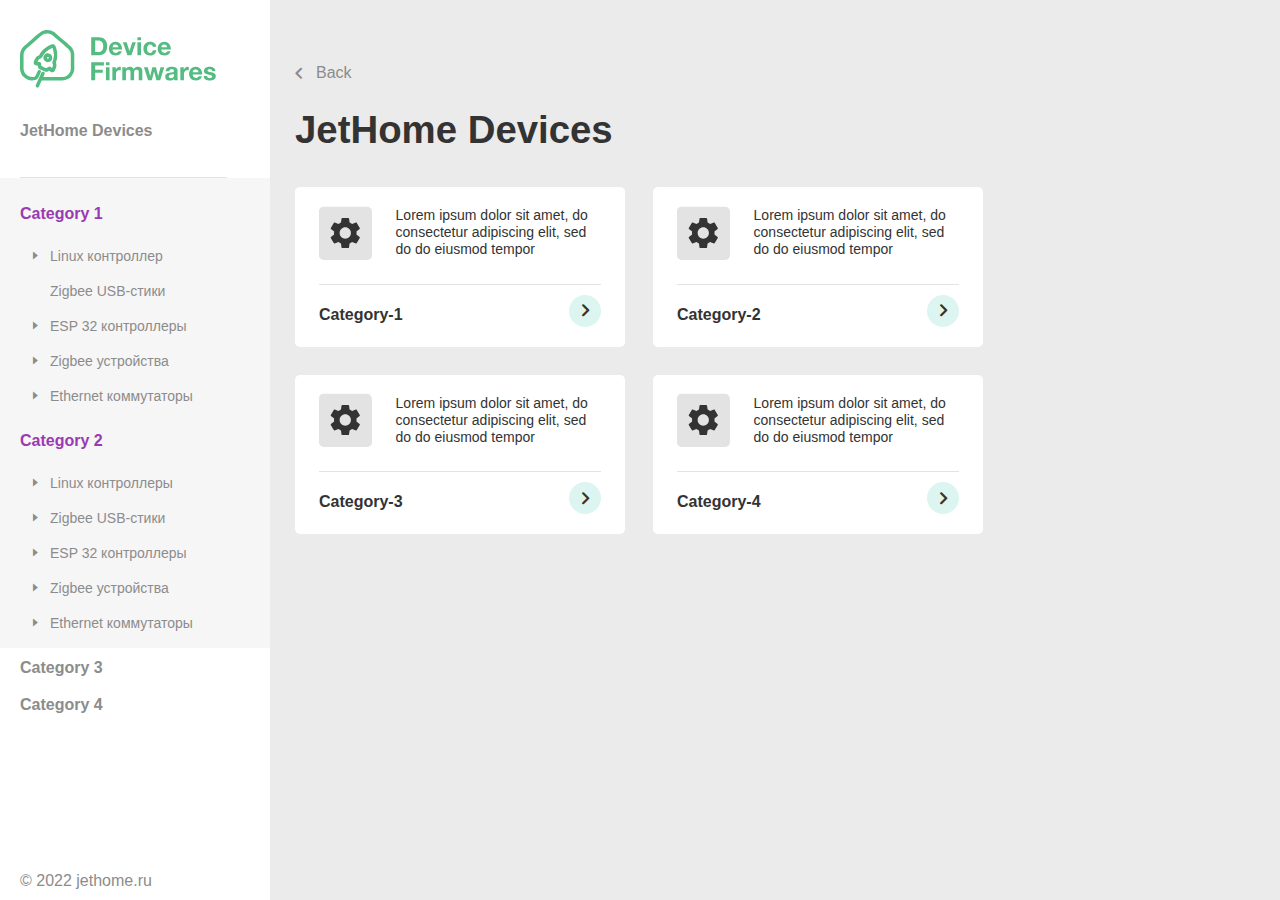
<file: main.html>
<!DOCTYPE html>
<html lang="ru">

<head>
	<title>Главная</title>
	<meta charset="UTF-8">
	<meta name="format-detection" content="telephone=no">
	<!-- <style>body{opacity: 0;}</style> -->
	<link rel="stylesheet" href="css/style.min.css?_v=20230411122839">
	<link rel="shortcut icon" href="favicon.ico">
	<!-- <meta name="robots" content="noindex, nofollow"> -->
	<meta name="viewport" content="width=device-width, initial-scale=1.0">
</head>

<body>
	<div data-menu-lock class="wrapper">
		<header class="header">
			<div class="header__menu menu">
				<div class="menu__top">
					<a href="index.html" class="header__logo"><img src="img/logo.svg" alt="logo" /></a>
					<button type="button" class="menu__icon icon-menu"><span></span></button>
				</div>

				<nav id="menu" class="menu__body">
					<div class="header__title">JetHome Devices</div>
					<div class="menu__list">
						<div class="menu__item menu__item-active">
							<div class="menu__link">
								<a href="category-1.html" class="menu__text">Category 1</a>
							</div>
							<div class="sub-menu__list">
								<div class="sub-menu__item">
									<div class="sub-menu__link"><span class="sub-menu__arrow-list _icon-ArrowNews"></span><a href="#" class="sub-menu__title">Linux контроллер</a></div>
									<div class="sub-sub-menu__list">
										<div class="sub-sub-menu__item">
											<button class="sub-sub-menu__link"><span class="sub-sub-menu__arrow-list _icon-ArrowNews"></span><a href="#" class="sub-sub-menu__title">ZigBee USB-стики JetStick Z2 (CC2652)</a></button>
											<div class="sub-sub-sub-menu__list">
												<div class="sub-sub-sub-menu__title">
													<a href="#" class="sub-sub-sub-menu__link">JetHome JetHub H1</a>
												</div>
												<div class="sub-sub-sub-menu__title">
													<a href="#" class="sub-sub-sub-menu__link">JetHome JetHub H1</a>
												</div>
											</div>
										</div>
										<div class="sub-sub-menu__item">
											<button class="sub-sub-menu__link"><span class="sub-sub-menu__arrow-list _icon-ArrowNews"></span><a href="#" class="sub-sub-menu__title">ZigBee USB-стики JetStick Z2 (CC2652)</a></button>
											<div class="sub-sub-sub-menu__list">
												<div class="sub-sub-sub-menu__title">
													<a href="#" class="sub-sub-sub-menu__link">JetHome JetHub H1</a>
												</div>
												<div class="sub-sub-sub-menu__title">
													<a href="#" class="sub-sub-sub-menu__link">JetHome JetHub H1</a>
												</div>
											</div>
										</div>
										<div class="sub-sub-menu__item">
											<button class="sub-sub-menu__link"><span class="sub-sub-menu__arrow-list _icon-ArrowNews"></span><a href="#" class="sub-sub-menu__title">ZigBee USB-стики JetStick Z2 (CC2652)</a></button>
											<div class="sub-sub-sub-menu__list">
												<div class="sub-sub-sub-menu__title">
													<a href="#" class="sub-sub-sub-menu__link">JetHome JetHub H1</a>
												</div>
												<div class="sub-sub-sub-menu__title">
													<a href="#" class="sub-sub-sub-menu__link">JetHome JetHub H1</a>
												</div>
											</div>
										</div>
									</div>
								</div>
								<div class="sub-menu__item">
									<button class="sub-menu__link"><span class="sub-menu__arrow-list _icon-ArrowNews"></span><a class="sub-menu__title" href="#">Zigbee USB-стики</a></button>
									<!-- <div class="sub-sub-menu__list">
                <div class="sub-sub-menu__item">
                  <button class="sub-sub-menu__link"><span class="sub-sub-menu__arrow-list _icon-ArrowNews"></span><a href="#" class="sub-sub-menu__title">JetHome JetHub H1</a></button>
                  <div class="sub-sub-sub-menu__list">
                    <div class="sub-sub-sub-menu__title">
                      <a href="#" class="sub-sub-sub-menu__link">JetHome JetHub H1</a>
                    </div>
                    <div class="sub-sub-sub-menu__title">
                      <a href="#" class="sub-sub-sub-menu__link">JetHome JetHub H1</a>
                    </div>
                  </div>
                </div>
                <div class="sub-sub-menu__item">
                  <button class="sub-sub-menu__link"><span class="sub-sub-menu__arrow-list _icon-ArrowNews"></span><a href="#" class="sub-sub-menu__title">JetHome JetHub H1</a></button>
                  <div class="sub-sub-sub-menu__list">
                    <div class="sub-sub-sub-menu__title">
                      <a href="#" class="sub-sub-sub-menu__link">JetHome JetHub H1</a>
                    </div>
                    <div class="sub-sub-sub-menu__title">
                      <a href="#" class="sub-sub-sub-menu__link">JetHome JetHub H1</a>
                    </div>
                  </div>
                </div>
                <div class="sub-sub-menu__item">
                  <button class="sub-sub-menu__link"><span class="sub-sub-menu__arrow-list _icon-ArrowNews"></span><a href="#" class="sub-sub-menu__title">JetHome JetHub H1</a></button>
                  <div class="sub-sub-sub-menu__list">
                    <div class="sub-sub-sub-menu__title">
                      <a href="#" class="sub-sub-sub-menu__link">JetHome JetHub H1</a>
                    </div>
                    <div class="sub-sub-sub-menu__title">
                      <a href="#" class="sub-sub-sub-menu__link">JetHome JetHub H1</a>
                    </div>
                  </div>
                </div>
              </div> -->
								</div>
								<div class="sub-menu__item">
									<button class="sub-menu__link"><span class="sub-menu__arrow-list _icon-ArrowNews"></span><a class="sub-menu__title" href="#">ESP 32 контроллеры</a></button>
									<div class="sub-sub-menu__list">
										<div class="sub-sub-menu__item">
											<button class="sub-sub-menu__link"><span class="sub-sub-menu__arrow-list _icon-ArrowNews"></span><a href="#" class="sub-sub-menu__title">JetHome JetHub H1</a></button>

											<div class="sub-sub-sub-menu__list">
												<div class="sub-sub-sub-menu__title">
													<a href="#" class="sub-sub-sub-menu__link">JetHome JetHub H1</a>
												</div>
												<div class="sub-sub-sub-menu__title">
													<a href="#" class="sub-sub-sub-menu__link">JetHome JetHub H1</a>
												</div>
											</div>
										</div>
										<div class="sub-sub-menu__item">
											<button class="sub-sub-menu__link"><span class="sub-sub-menu__arrow-list _icon-ArrowNews"></span><a href="#" class="sub-sub-menu__title">JetHome JetHub H1</a></button>

											<div class="sub-sub-sub-menu__list">
												<div class="sub-sub-sub-menu__title">
													<a href="#" class="sub-sub-sub-menu__link">JetHome JetHub H1</a>
												</div>
												<div class="sub-sub-sub-menu__title">
													<a href="#" class="sub-sub-sub-menu__link">JetHome JetHub H1</a>
												</div>
											</div>
										</div>
										<div class="sub-sub-menu__item">
											<button class="sub-sub-menu__link"><span class="sub-sub-menu__arrow-list _icon-ArrowNews"></span><a href="#" class="sub-sub-menu__title">JetHome JetHub H1</a></button>

											<div class="sub-sub-sub-menu__list">
												<div class="sub-sub-sub-menu__title">
													<a href="#" class="sub-sub-sub-menu__link">JetHome JetHub H1</a>
												</div>
												<div class="sub-sub-sub-menu__title">
													<a href="#" class="sub-sub-sub-menu__link">JetHome JetHub H1</a>
												</div>
											</div>
										</div>
									</div>
								</div>
								<div class="sub-menu__item">
									<button class="sub-menu__link"><span class="sub-menu__arrow-list _icon-ArrowNews"></span><a class="sub-menu__title" href="#">Zigbee устройства</a></button>
									<div class="sub-sub-menu__list">
										<div class="sub-sub-menu__item">
											<button class="sub-sub-menu__link"><span class="sub-sub-menu__arrow-list _icon-ArrowNews"></span><a href="#" class="sub-sub-menu__title">JetHome JetHub H1</a></button>

											<div class="sub-sub-sub-menu__list">
												<div class="sub-sub-sub-menu__title">
													<a href="#" class="sub-sub-sub-menu__link">JetHome JetHub H1</a>
												</div>
												<div class="sub-sub-sub-menu__title">
													<a href="#" class="sub-sub-sub-menu__link">JetHome JetHub H1</a>
												</div>
											</div>
										</div>
										<div class="sub-sub-menu__item">
											<button class="sub-sub-menu__link"><span class="sub-sub-menu__arrow-list _icon-ArrowNews"></span><a href="#" class="sub-sub-menu__title">JetHome JetHub H1</a></button>

											<div class="sub-sub-sub-menu__list">
												<div class="sub-sub-sub-menu__title">
													<a href="#" class="sub-sub-sub-menu__link">JetHome JetHub H1</a>
												</div>
												<div class="sub-sub-sub-menu__title">
													<a href="#" class="sub-sub-sub-menu__link">JetHome JetHub H1</a>
												</div>
											</div>
										</div>
										<div class="sub-sub-menu__item">
											<button class="sub-sub-menu__link"><span class="sub-sub-menu__arrow-list _icon-ArrowNews"></span><a href="#" class="sub-sub-menu__title">JetHome JetHub H1</a></button>

											<div class="sub-sub-sub-menu__list">
												<div class="sub-sub-sub-menu__title">
													<a href="#" class="sub-sub-sub-menu__link">JetHome JetHub H1</a>
												</div>
												<div class="sub-sub-sub-menu__title">
													<a href="#" class="sub-sub-sub-menu__link">JetHome JetHub H1</a>
												</div>
											</div>
										</div>
									</div>
								</div>
								<div class="sub-menu__item">
									<button class="sub-menu__link"><span class="sub-menu__arrow-list _icon-ArrowNews"></span><a class="sub-menu__title" href="#">Ethernet коммутаторы</a></button>

									<div class="sub-sub-menu__list">
										<div class="sub-sub-menu__item">
											<button class="sub-sub-menu__link"><span class="sub-sub-menu__arrow-list _icon-ArrowNews"></span><a href="#" class="sub-sub-menu__title">JetHome JetHub H1</a></button>

											<!-- <div class="sub-sub-sub-menu__list">
                    <div class="sub-sub-sub-menu__title">
                      <a href="#" class="sub-sub-sub-menu__link">JetHome JetHub H1</a>
                    </div>
                    <div class="sub-sub-sub-menu__title">
                      <a href="#" class="sub-sub-sub-menu__link">JetHome JetHub H1</a>
                    </div>
                  </div> -->
										</div>
										<div class="sub-sub-menu__item">
											<button class="sub-sub-menu__link"><span class="sub-sub-menu__arrow-list _icon-ArrowNews"></span><a href="#" class="sub-sub-menu__title">JetHome JetHub H1</a></button>

											<!-- <div class="sub-sub-sub-menu__list">
                    <div class="sub-sub-sub-menu__title">
                      <a href="#" class="sub-sub-sub-menu__link">JetHome JetHub H1</a>
                    </div>
                    <div class="sub-sub-sub-menu__title">
                      <a href="#" class="sub-sub-sub-menu__link">JetHome JetHub H1</a>
                    </div>
                  </div> -->
										</div>
										<div class="sub-sub-menu__item">
											<button class="sub-sub-menu__link"><span class="sub-sub-menu__arrow-list _icon-ArrowNews"></span><a href="#" class="sub-sub-menu__title">JetHome JetHub H1</a></button>

											<div class="sub-sub-sub-menu__list">
												<div class="sub-sub-sub-menu__title">
													<a href="#" class="sub-sub-sub-menu__link">JetHome JetHub H1</a>
												</div>
												<div class="sub-sub-sub-menu__title">
													<a href="#" class="sub-sub-sub-menu__link">JetHome JetHub H1</a>
												</div>
											</div>
										</div>
									</div>
								</div>
							</div>
						</div>

						<div class="menu__item menu__item-active">
							<div class="menu__link">
								<a href="category-2.html" class="menu__text">Category 2</a>
							</div>
							<div class="sub-menu__list">
								<div class="sub-menu__item">
									<button class="sub-menu__link"><span class="sub-menu__arrow-list _icon-ArrowNews"></span><a class="sub-menu__title" href="#">Linux контроллеры</a></button>
									<div class="sub-sub-menu__list">
										<div class="sub-sub-menu__item">
											<button class="sub-sub-menu__link"><span class="sub-sub-menu__arrow-list _icon-ArrowNews"></span><a href="#" class="sub-sub-menu__title">JetHome JetHub H1</a></button>

											<div class="sub-sub-sub-menu__list">
												<div class="sub-sub-sub-menu__title">
													<a href="#" class="sub-sub-sub-menu__link">JetHome JetHub H1</a>
												</div>
												<div class="sub-sub-sub-menu__title">
													<a href="#" class="sub-sub-sub-menu__link">JetHome JetHub H1</a>
												</div>
											</div>
										</div>
										<div class="sub-sub-menu__item">
											<button class="sub-sub-menu__link"><span class="sub-sub-menu__arrow-list _icon-ArrowNews"></span><a href="#" class="sub-sub-menu__title">JetHome JetHub H1</a></button>

											<div class="sub-sub-sub-menu__list">
												<div class="sub-sub-sub-menu__title">
													<a href="#" class="sub-sub-sub-menu__link">JetHome JetHub H1</a>
												</div>
												<div class="sub-sub-sub-menu__title">
													<a href="#" class="sub-sub-sub-menu__link">JetHome JetHub H1</a>
												</div>
											</div>
										</div>
										<div class="sub-sub-menu__item">
											<button class="sub-sub-menu__link"><span class="sub-sub-menu__arrow-list _icon-ArrowNews"></span><a href="#" class="sub-sub-menu__title">JetHome JetHub H1</a></button>

											<div class="sub-sub-sub-menu__list">
												<div class="sub-sub-sub-menu__title">
													<a href="#" class="sub-sub-sub-menu__link">JetHome JetHub H1</a>
												</div>
												<div class="sub-sub-sub-menu__title">
													<a href="#" class="sub-sub-sub-menu__link">JetHome JetHub H1</a>
												</div>
											</div>
										</div>
									</div>
								</div>

								<div class="sub-menu__item">
									<button class="sub-menu__link"><span class="sub-menu__arrow-list _icon-ArrowNews"></span><a class="sub-menu__title" href="#">Zigbee USB-стики</a></button>
									<div class="sub-sub-menu__list">
										<div class="sub-sub-menu__item">
											<button class="sub-sub-menu__link"><span class="sub-sub-menu__arrow-list _icon-ArrowNews"></span><a href="#" class="sub-sub-menu__title">JetHome JetHub H1</a></button>

											<div class="sub-sub-sub-menu__list">
												<div class="sub-sub-sub-menu__title">
													<a href="#" class="sub-sub-sub-menu__link">JetHome JetHub H1</a>
												</div>
												<div class="sub-sub-sub-menu__title">
													<a href="#" class="sub-sub-sub-menu__link">JetHome JetHub H1</a>
												</div>
											</div>
										</div>
										<div class="sub-sub-menu__item">
											<button class="sub-sub-menu__link"><span class="sub-sub-menu__arrow-list _icon-ArrowNews"></span><a href="#" class="sub-sub-menu__title">JetHome JetHub H1</a></button>

											<div class="sub-sub-sub-menu__list">
												<div class="sub-sub-sub-menu__title">
													<a href="#" class="sub-sub-sub-menu__link">JetHome JetHub H1</a>
												</div>
												<div class="sub-sub-sub-menu__title">
													<a href="#" class="sub-sub-sub-menu__link">JetHome JetHub H1</a>
												</div>
											</div>
										</div>
										<div class="sub-sub-menu__item">
											<button class="sub-sub-menu__link"><span class="sub-sub-menu__arrow-list _icon-ArrowNews"></span><a href="#" class="sub-sub-menu__title">JetHome JetHub H1</a></button>

											<div class="sub-sub-sub-menu__list">
												<div class="sub-sub-sub-menu__title">
													<a href="#" class="sub-sub-sub-menu__link">JetHome JetHub H1</a>
												</div>
												<div class="sub-sub-sub-menu__title">
													<a href="#" class="sub-sub-sub-menu__link">JetHome JetHub H1</a>
												</div>
											</div>
										</div>
									</div>
								</div>
								<div class="sub-menu__item">
									<button class="sub-menu__link"><span class="sub-menu__arrow-list _icon-ArrowNews"></span><a class="sub-menu__title" href="#">ESP 32 контроллеры</a></button>
									<div class="sub-sub-menu__list">
										<div class="sub-sub-menu__item">
											<button class="sub-sub-menu__link"><span class="sub-sub-menu__arrow-list _icon-ArrowNews"></span><a href="#" class="sub-sub-menu__title">JetHome JetHub H1</a></button>

											<div class="sub-sub-sub-menu__list">
												<div class="sub-sub-sub-menu__title">
													<a href="#" class="sub-sub-sub-menu__link">JetHome JetHub H1</a>
												</div>
												<div class="sub-sub-sub-menu__title">
													<a href="#" class="sub-sub-sub-menu__link">JetHome JetHub H1</a>
												</div>
											</div>
										</div>
										<div class="sub-sub-menu__item">
											<button class="sub-sub-menu__link"><span class="sub-sub-menu__arrow-list _icon-ArrowNews"></span><a href="#" class="sub-sub-menu__title">JetHome JetHub H1</a></button>

											<div class="sub-sub-sub-menu__list">
												<div class="sub-sub-sub-menu__title">
													<a href="#" class="sub-sub-sub-menu__link">JetHome JetHub H1</a>
												</div>
												<div class="sub-sub-sub-menu__title">
													<a href="#" class="sub-sub-sub-menu__link">JetHome JetHub H1</a>
												</div>
											</div>
										</div>
										<div class="sub-sub-menu__item">
											<button class="sub-sub-menu__link"><span class="sub-sub-menu__arrow-list _icon-ArrowNews"></span><a href="#" class="sub-sub-menu__title">JetHome JetHub H1</a></button>

											<div class="sub-sub-sub-menu__list">
												<div class="sub-sub-sub-menu__title">
													<a href="#" class="sub-sub-sub-menu__link">JetHome JetHub H1</a>
												</div>
												<div class="sub-sub-sub-menu__title">
													<a href="#" class="sub-sub-sub-menu__link">JetHome JetHub H1</a>
												</div>
											</div>
										</div>
									</div>
								</div>
								<div class="sub-menu__item">
									<button class="sub-menu__link"><span class="sub-menu__arrow-list _icon-ArrowNews"></span><a class="sub-menu__title" href="#">Zigbee устройства</a></button>
									<div class="sub-sub-menu__list">
										<div class="sub-sub-menu__item">
											<button class="sub-sub-menu__link"><span class="sub-sub-menu__arrow-list _icon-ArrowNews"></span><a href="#" class="sub-sub-menu__title">JetHome JetHub H1</a></button>

											<div class="sub-sub-sub-menu__list">
												<div class="sub-sub-sub-menu__title">
													<a href="#" class="sub-sub-sub-menu__link">JetHome JetHub H1</a>
												</div>
												<div class="sub-sub-sub-menu__title">
													<a href="#" class="sub-sub-sub-menu__link">JetHome JetHub H1</a>
												</div>
											</div>
										</div>
										<div class="sub-sub-menu__item">
											<button class="sub-sub-menu__link"><span class="sub-sub-menu__arrow-list _icon-ArrowNews"></span><a href="#" class="sub-sub-menu__title">JetHome JetHub H1</a></button>

											<div class="sub-sub-sub-menu__list">
												<div class="sub-sub-sub-menu__title">
													<a href="#" class="sub-sub-sub-menu__link">JetHome JetHub H1</a>
												</div>
												<div class="sub-sub-sub-menu__title">
													<a href="#" class="sub-sub-sub-menu__link">JetHome JetHub H1</a>
												</div>
											</div>
										</div>
										<div class="sub-sub-menu__item">
											<button class="sub-sub-menu__link"><span class="sub-sub-menu__arrow-list _icon-ArrowNews"></span><a href="#" class="sub-sub-menu__title">JetHome JetHub H1</a></button>

											<div class="sub-sub-sub-menu__list">
												<div class="sub-sub-sub-menu__title">
													<a href="#" class="sub-sub-sub-menu__link">JetHome JetHub H1</a>
												</div>
												<div class="sub-sub-sub-menu__title">
													<a href="#" class="sub-sub-sub-menu__link">JetHome JetHub H1</a>
												</div>
											</div>
										</div>
									</div>
								</div>
								<div class="sub-menu__item">
									<button class="sub-menu__link"><span class="sub-menu__arrow-list _icon-ArrowNews"></span><a class="sub-menu__title" href="#">Ethernet коммутаторы</a></button>
									<div class="sub-sub-menu__list">
										<div class="sub-sub-menu__item">
											<button class="sub-sub-menu__link"><span class="sub-sub-menu__arrow-list _icon-ArrowNews"></span><a href="#" class="sub-sub-menu__title">JetHome JetHub H1</a></button>

											<div class="sub-sub-sub-menu__list">
												<div class="sub-sub-sub-menu__title">
													<a href="#" class="sub-sub-sub-menu__link">JetHome JetHub H1</a>
												</div>
												<div class="sub-sub-sub-menu__title">
													<a href="#" class="sub-sub-sub-menu__link">JetHome JetHub H1</a>
												</div>
											</div>
										</div>
										<div class="sub-sub-menu__item">
											<button class="sub-sub-menu__link"><span class="sub-sub-menu__arrow-list _icon-ArrowNews"></span><a href="#" class="sub-sub-menu__title">JetHome JetHub H1</a></button>

											<div class="sub-sub-sub-menu__list">
												<div class="sub-sub-sub-menu__title">
													<a href="#" class="sub-sub-sub-menu__link">JetHome JetHub H1</a>
												</div>
												<div class="sub-sub-sub-menu__title">
													<a href="#" class="sub-sub-sub-menu__link">JetHome JetHub H1</a>
												</div>
											</div>
										</div>
										<div class="sub-sub-menu__item">
											<button class="sub-sub-menu__link"><span class="sub-sub-menu__arrow-list _icon-ArrowNews"></span><a href="#" class="sub-sub-menu__title">JetHome JetHub H1</a></button>

											<div class="sub-sub-sub-menu__list">
												<div class="sub-sub-sub-menu__title">
													<a href="#" class="sub-sub-sub-menu__link">JetHome JetHub H1</a>
												</div>
												<div class="sub-sub-sub-menu__title">
													<a href="#" class="sub-sub-sub-menu__link">JetHome JetHub H1</a>
												</div>
											</div>
										</div>
									</div>
								</div>
							</div>
						</div>

						<div class="menu__item menu__item-active">
							<div class="menu__link">
								<a href="category-3.html" class="menu__text">Category 3</a>
							</div>
							<!-- <div class="sub-menu__list">
            <div class="sub-menu__item">
              <button class="sub-menu__link"><span class="sub-menu__arrow-list _icon-ArrowNews"></span><a class="sub-menu__title" href="#">Linux контроллеры</a></button>
              <div class="sub-sub-menu__list">
                <div class="sub-sub-menu__item">
                  <button class="sub-sub-menu__link"><span class="sub-sub-menu__arrow-list _icon-ArrowNews"></span><a href="#" class="sub-sub-menu__title">JetHome JetHub H1</a></button>

                  <div class="sub-sub-sub-menu__list">
                    <div class="sub-sub-sub-menu__title">
                      <a href="#" class="sub-sub-sub-menu__link">JetHome JetHub H1</a>
                    </div>
                    <div class="sub-sub-sub-menu__title">
                      <a href="#" class="sub-sub-sub-menu__link">JetHome JetHub H1</a>
                    </div>
                  </div>
                </div>
                <div class="sub-sub-menu__item">
                  <button class="sub-sub-menu__link"><span class="sub-sub-menu__arrow-list _icon-ArrowNews"></span><a href="#" class="sub-sub-menu__title">JetHome JetHub H1</a></button>

                  <div class="sub-sub-sub-menu__list">
                    <div class="sub-sub-sub-menu__title">
                      <a href="#" class="sub-sub-sub-menu__link">JetHome JetHub H1</a>
                    </div>
                    <div class="sub-sub-sub-menu__title">
                      <a href="#" class="sub-sub-sub-menu__link">JetHome JetHub H1</a>
                    </div>
                  </div>
                </div>
                <div class="sub-sub-menu__item">
                  <button class="sub-sub-menu__link"><span class="sub-sub-menu__arrow-list _icon-ArrowNews"></span><a href="#" class="sub-sub-menu__title">JetHome JetHub H1</a></button>

                  <div class="sub-sub-sub-menu__list">
                    <div class="sub-sub-sub-menu__title">
                      <a href="#" class="sub-sub-sub-menu__link">JetHome JetHub H1</a>
                    </div>
                    <div class="sub-sub-sub-menu__title">
                      <a href="#" class="sub-sub-sub-menu__link">JetHome JetHub H1</a>
                    </div>
                  </div>
                </div>
              </div>
            </div>

            <div class="sub-menu__item">
              <button class="sub-menu__link"><span class="sub-menu__arrow-list _icon-ArrowNews"></span><a class="sub-menu__title" href="#">Zigbee USB-стики</a></button>
              <div class="sub-sub-menu__list">
                <div class="sub-sub-menu__item">
                  <button class="sub-sub-menu__link"><span class="sub-sub-menu__arrow-list _icon-ArrowNews"></span><a href="#" class="sub-sub-menu__title">JetHome JetHub H1</a></button>

                  <div class="sub-sub-sub-menu__list">
                    <div class="sub-sub-sub-menu__title">
                      <a href="#" class="sub-sub-sub-menu__link">JetHome JetHub H1</a>
                    </div>
                    <div class="sub-sub-sub-menu__title">
                      <a href="#" class="sub-sub-sub-menu__link">JetHome JetHub H1</a>
                    </div>
                  </div>
                </div>
                <div class="sub-sub-menu__item">
                  <button class="sub-sub-menu__link"><span class="sub-sub-menu__arrow-list _icon-ArrowNews"></span><a href="#" class="sub-sub-menu__title">JetHome JetHub H1</a></button>

                  <div class="sub-sub-sub-menu__list">
                    <div class="sub-sub-sub-menu__title">
                      <a href="#" class="sub-sub-sub-menu__link">JetHome JetHub H1</a>
                    </div>
                    <div class="sub-sub-sub-menu__title">
                      <a href="#" class="sub-sub-sub-menu__link">JetHome JetHub H1</a>
                    </div>
                  </div>
                </div>
                <div class="sub-sub-menu__item">
                  <button class="sub-sub-menu__link"><span class="sub-sub-menu__arrow-list _icon-ArrowNews"></span><a href="#" class="sub-sub-menu__title">JetHome JetHub H1</a></button>

                  <div class="sub-sub-sub-menu__list">
                    <div class="sub-sub-sub-menu__title">
                      <a href="#" class="sub-sub-sub-menu__link">JetHome JetHub H1</a>
                    </div>
                    <div class="sub-sub-sub-menu__title">
                      <a href="#" class="sub-sub-sub-menu__link">JetHome JetHub H1</a>
                    </div>
                  </div>
                </div>
              </div>
            </div>
            <div class="sub-menu__item">
              <button class="sub-menu__link"><span class="sub-menu__arrow-list _icon-ArrowNews"></span><a class="sub-menu__title" href="#">ESP 32 контроллеры</a></button>
              <div class="sub-sub-menu__list">
                <div class="sub-sub-menu__item">
                  <button class="sub-sub-menu__link"><span class="sub-sub-menu__arrow-list _icon-ArrowNews"></span><a href="#" class="sub-sub-menu__title">JetHome JetHub H1</a></button>

                  <div class="sub-sub-sub-menu__list">
                    <div class="sub-sub-sub-menu__title">
                      <a href="#" class="sub-sub-sub-menu__link">JetHome JetHub H1</a>
                    </div>
                    <div class="sub-sub-sub-menu__title">
                      <a href="#" class="sub-sub-sub-menu__link">JetHome JetHub H1</a>
                    </div>
                  </div>
                </div>
                <div class="sub-sub-menu__item">
                  <button class="sub-sub-menu__link"><span class="sub-sub-menu__arrow-list _icon-ArrowNews"></span><a href="#" class="sub-sub-menu__title">JetHome JetHub H1</a></button>

                  <div class="sub-sub-sub-menu__list">
                    <div class="sub-sub-sub-menu__title">
                      <a href="#" class="sub-sub-sub-menu__link">JetHome JetHub H1</a>
                    </div>
                    <div class="sub-sub-sub-menu__title">
                      <a href="#" class="sub-sub-sub-menu__link">JetHome JetHub H1</a>
                    </div>
                  </div>
                </div>
                <div class="sub-sub-menu__item">
                  <button class="sub-sub-menu__link"><span class="sub-sub-menu__arrow-list _icon-ArrowNews"></span><a href="#" class="sub-sub-menu__title">JetHome JetHub H1</a></button>

                  <div class="sub-sub-sub-menu__list">
                    <div class="sub-sub-sub-menu__title">
                      <a href="#" class="sub-sub-sub-menu__link">JetHome JetHub H1</a>
                    </div>
                    <div class="sub-sub-sub-menu__title">
                      <a href="#" class="sub-sub-sub-menu__link">JetHome JetHub H1</a>
                    </div>
                  </div>
                </div>
              </div>
            </div>
            <div class="sub-menu__item">
              <button class="sub-menu__link"><span class="sub-menu__arrow-list _icon-ArrowNews"></span><a class="sub-menu__title" href="#">Zigbee устройства</a></button>
              <div class="sub-sub-menu__list">
                <div class="sub-sub-menu__item">
                  <button class="sub-sub-menu__link"><span class="sub-sub-menu__arrow-list _icon-ArrowNews"></span><a href="#" class="sub-sub-menu__title">JetHome JetHub H1</a></button>

                  <div class="sub-sub-sub-menu__list">
                    <div class="sub-sub-sub-menu__title">
                      <a href="#" class="sub-sub-sub-menu__link">JetHome JetHub H1</a>
                    </div>
                    <div class="sub-sub-sub-menu__title">
                      <a href="#" class="sub-sub-sub-menu__link">JetHome JetHub H1</a>
                    </div>
                  </div>
                </div>
                <div class="sub-sub-menu__item">
                  <button class="sub-sub-menu__link"><span class="sub-sub-menu__arrow-list _icon-ArrowNews"></span><a href="#" class="sub-sub-menu__title">JetHome JetHub H1</a></button>

                  <div class="sub-sub-sub-menu__list">
                    <div class="sub-sub-sub-menu__title">
                      <a href="#" class="sub-sub-sub-menu__link">JetHome JetHub H1</a>
                    </div>
                    <div class="sub-sub-sub-menu__title">
                      <a href="#" class="sub-sub-sub-menu__link">JetHome JetHub H1</a>
                    </div>
                  </div>
                </div>
                <div class="sub-sub-menu__item">
                  <button class="sub-sub-menu__link"><span class="sub-sub-menu__arrow-list _icon-ArrowNews"></span><a href="#" class="sub-sub-menu__title">JetHome JetHub H1</a></button>

                  <div class="sub-sub-sub-menu__list">
                    <div class="sub-sub-sub-menu__title">
                      <a href="#" class="sub-sub-sub-menu__link">JetHome JetHub H1</a>
                    </div>
                    <div class="sub-sub-sub-menu__title">
                      <a href="#" class="sub-sub-sub-menu__link">JetHome JetHub H1</a>
                    </div>
                  </div>
                </div>
              </div>
            </div>
            <div class="sub-menu__item">
              <button class="sub-menu__link"><span class="sub-menu__arrow-list _icon-ArrowNews"></span><a class="sub-menu__title" href="#">Ethernet коммутаторы</a></button>
              <div class="sub-sub-menu__list">
                <div class="sub-sub-menu__item">
                  <button class="sub-sub-menu__link"><span class="sub-sub-menu__arrow-list _icon-ArrowNews"></span><a href="#" class="sub-sub-menu__title">JetHome JetHub H1</a></button>

                  <div class="sub-sub-sub-menu__list">
                    <div class="sub-sub-sub-menu__title">
                      <a href="#" class="sub-sub-sub-menu__link">JetHome JetHub H1</a>
                    </div>
                    <div class="sub-sub-sub-menu__title">
                      <a href="#" class="sub-sub-sub-menu__link">JetHome JetHub H1</a>
                    </div>
                  </div>
                </div>
                <div class="sub-sub-menu__item">
                  <button class="sub-sub-menu__link"><span class="sub-sub-menu__arrow-list _icon-ArrowNews"></span><a href="#" class="sub-sub-menu__title">JetHome JetHub H1</a></button>

                  <div class="sub-sub-sub-menu__list">
                    <div class="sub-sub-sub-menu__title">
                      <a href="#" class="sub-sub-sub-menu__link">JetHome JetHub H1</a>
                    </div>
                    <div class="sub-sub-sub-menu__title">
                      <a href="#" class="sub-sub-sub-menu__link">JetHome JetHub H1</a>
                    </div>
                  </div>
                </div>
                <div class="sub-sub-menu__item">
                  <button class="sub-sub-menu__link"><span class="sub-sub-menu__arrow-list _icon-ArrowNews"></span><a href="#" class="sub-sub-menu__title">JetHome JetHub H1</a></button>

                  <div class="sub-sub-sub-menu__list">
                    <div class="sub-sub-sub-menu__title">
                      <a href="#" class="sub-sub-sub-menu__link">JetHome JetHub H1</a>
                    </div>
                    <div class="sub-sub-sub-menu__title">
                      <a href="#" class="sub-sub-sub-menu__link">JetHome JetHub H1</a>
                    </div>
                  </div>
                </div>
              </div>
            </div>
          </div> -->
						</div>

						<div class="menu__item menu__item-active">
							<div class="menu__link">
								<a href="category-4.html" class="menu__text">Category 4</a>
							</div>

							<!-- <div class="sub-menu__list">
            <div class="sub-menu__item">
              <button class="sub-menu__link"><span class="sub-menu__arrow-list _icon-ArrowNews"></span><a class="sub-menu__title" href="#">Linux контроллеры</a></button>
              <div class="sub-sub-menu__list">
                <div class="sub-sub-menu__item">
                  <button class="sub-sub-menu__link"><span class="sub-sub-menu__arrow-list _icon-ArrowNews"></span><a href="#" class="sub-sub-menu__title">JetHome JetHub H1</a></button>

                  <div class="sub-sub-sub-menu__list">
                    <div class="sub-sub-sub-menu__title">
                      <a href="#" class="sub-sub-sub-menu__link">JetHome JetHub H1</a>
                    </div>
                    <div class="sub-sub-sub-menu__title">
                      <a href="#" class="sub-sub-sub-menu__link">JetHome JetHub H1</a>
                    </div>
                  </div>
                </div>
                <div class="sub-sub-menu__item">
                  <button class="sub-sub-menu__link"><span class="sub-sub-menu__arrow-list _icon-ArrowNews"></span><a href="#" class="sub-sub-menu__title">JetHome JetHub H1</a></button>

                  <div class="sub-sub-sub-menu__list">
                    <div class="sub-sub-sub-menu__title">
                      <a href="#" class="sub-sub-sub-menu__link">JetHome JetHub H1</a>
                    </div>
                    <div class="sub-sub-sub-menu__title">
                      <a href="#" class="sub-sub-sub-menu__link">JetHome JetHub H1</a>
                    </div>
                  </div>
                </div>
                <div class="sub-sub-menu__item">
                  <button class="sub-sub-menu__link"><span class="sub-sub-menu__arrow-list _icon-ArrowNews"></span><a href="#" class="sub-sub-menu__title">JetHome JetHub H1</a></button>

                  <div class="sub-sub-sub-menu__list">
                    <div class="sub-sub-sub-menu__title">
                      <a href="#" class="sub-sub-sub-menu__link">JetHome JetHub H1</a>
                    </div>
                    <div class="sub-sub-sub-menu__title">
                      <a href="#" class="sub-sub-sub-menu__link">JetHome JetHub H1</a>
                    </div>
                  </div>
                </div>
              </div>
            </div>

            <div class="sub-menu__item">
              <button class="sub-menu__link"><span class="sub-menu__arrow-list _icon-ArrowNews"></span><a class="sub-menu__title" href="#">Zigbee USB-стики</a></button>
              <div class="sub-sub-menu__list">
                <div class="sub-sub-menu__item">
                  <button class="sub-sub-menu__link"><span class="sub-sub-menu__arrow-list _icon-ArrowNews"></span><a href="#" class="sub-sub-menu__title">JetHome JetHub H1</a></button>

                  <div class="sub-sub-sub-menu__list">
                    <div class="sub-sub-sub-menu__title">
                      <a href="#" class="sub-sub-sub-menu__link">JetHome JetHub H1</a>
                    </div>
                    <div class="sub-sub-sub-menu__title">
                      <a href="#" class="sub-sub-sub-menu__link">JetHome JetHub H1</a>
                    </div>
                  </div>
                </div>
                <div class="sub-sub-menu__item">
                  <button class="sub-sub-menu__link"><span class="sub-sub-menu__arrow-list _icon-ArrowNews"></span><a href="#" class="sub-sub-menu__title">JetHome JetHub H1</a></button>

                  <div class="sub-sub-sub-menu__list">
                    <div class="sub-sub-sub-menu__title">
                      <a href="#" class="sub-sub-sub-menu__link">JetHome JetHub H1</a>
                    </div>
                    <div class="sub-sub-sub-menu__title">
                      <a href="#" class="sub-sub-sub-menu__link">JetHome JetHub H1</a>
                    </div>
                  </div>
                </div>
                <div class="sub-sub-menu__item">
                  <button class="sub-sub-menu__link"><span class="sub-sub-menu__arrow-list _icon-ArrowNews"></span><a href="#" class="sub-sub-menu__title">JetHome JetHub H1</a></button>

                  <div class="sub-sub-sub-menu__list">
                    <div class="sub-sub-sub-menu__title">
                      <a href="#" class="sub-sub-sub-menu__link">JetHome JetHub H1</a>
                    </div>
                    <div class="sub-sub-sub-menu__title">
                      <a href="#" class="sub-sub-sub-menu__link">JetHome JetHub H1</a>
                    </div>
                  </div>
                </div>
              </div>
            </div>
            <div class="sub-menu__item">
              <button class="sub-menu__link"><span class="sub-menu__arrow-list _icon-ArrowNews"></span><a class="sub-menu__title" href="#">ESP 32 контроллеры</a></button>
              <div class="sub-sub-menu__list">
                <div class="sub-sub-menu__item">
                  <button class="sub-sub-menu__link"><span class="sub-sub-menu__arrow-list _icon-ArrowNews"></span><a href="#" class="sub-sub-menu__title">JetHome JetHub H1</a></button>

                  <div class="sub-sub-sub-menu__list">
                    <div class="sub-sub-sub-menu__title">
                      <a href="#" class="sub-sub-sub-menu__link">JetHome JetHub H1</a>
                    </div>
                    <div class="sub-sub-sub-menu__title">
                      <a href="#" class="sub-sub-sub-menu__link">JetHome JetHub H1</a>
                    </div>
                  </div>
                </div>
                <div class="sub-sub-menu__item">
                  <button class="sub-sub-menu__link"><span class="sub-sub-menu__arrow-list _icon-ArrowNews"></span><a href="#" class="sub-sub-menu__title">JetHome JetHub H1</a></button>

                  <div class="sub-sub-sub-menu__list">
                    <div class="sub-sub-sub-menu__title">
                      <a href="#" class="sub-sub-sub-menu__link">JetHome JetHub H1</a>
                    </div>
                    <div class="sub-sub-sub-menu__title">
                      <a href="#" class="sub-sub-sub-menu__link">JetHome JetHub H1</a>
                    </div>
                  </div>
                </div>
                <div class="sub-sub-menu__item">
                  <button class="sub-sub-menu__link"><span class="sub-sub-menu__arrow-list _icon-ArrowNews"></span><a href="#" class="sub-sub-menu__title">JetHome JetHub H1</a></button>

                  <div class="sub-sub-sub-menu__list">
                    <div class="sub-sub-sub-menu__title">
                      <a href="#" class="sub-sub-sub-menu__link">JetHome JetHub H1</a>
                    </div>
                    <div class="sub-sub-sub-menu__title">
                      <a href="#" class="sub-sub-sub-menu__link">JetHome JetHub H1</a>
                    </div>
                  </div>
                </div>
              </div>
            </div>
            <div class="sub-menu__item">
              <button class="sub-menu__link"><span class="sub-menu__arrow-list _icon-ArrowNews"></span><a class="sub-menu__title" href="#">Zigbee устройства</a></button>
              <div class="sub-sub-menu__list">
                <div class="sub-sub-menu__item">
                  <button class="sub-sub-menu__link"><span class="sub-sub-menu__arrow-list _icon-ArrowNews"></span><a href="#" class="sub-sub-menu__title">JetHome JetHub H1</a></button>

                  <div class="sub-sub-sub-menu__list">
                    <div class="sub-sub-sub-menu__title">
                      <a href="#" class="sub-sub-sub-menu__link">JetHome JetHub H1</a>
                    </div>
                    <div class="sub-sub-sub-menu__title">
                      <a href="#" class="sub-sub-sub-menu__link">JetHome JetHub H1</a>
                    </div>
                  </div>
                </div>
                <div class="sub-sub-menu__item">
                  <button class="sub-sub-menu__link"><span class="sub-sub-menu__arrow-list _icon-ArrowNews"></span><a href="#" class="sub-sub-menu__title">JetHome JetHub H1</a></button>

                  <div class="sub-sub-sub-menu__list">
                    <div class="sub-sub-sub-menu__title">
                      <a href="#" class="sub-sub-sub-menu__link">JetHome JetHub H1</a>
                    </div>
                    <div class="sub-sub-sub-menu__title">
                      <a href="#" class="sub-sub-sub-menu__link">JetHome JetHub H1</a>
                    </div>
                  </div>
                </div>
                <div class="sub-sub-menu__item">
                  <button class="sub-sub-menu__link"><span class="sub-sub-menu__arrow-list _icon-ArrowNews"></span><a href="#" class="sub-sub-menu__title">JetHome JetHub H1</a></button>

                  <div class="sub-sub-sub-menu__list">
                    <div class="sub-sub-sub-menu__title">
                      <a href="#" class="sub-sub-sub-menu__link">JetHome JetHub H1</a>
                    </div>
                    <div class="sub-sub-sub-menu__title">
                      <a href="#" class="sub-sub-sub-menu__link">JetHome JetHub H1</a>
                    </div>
                  </div>
                </div>
              </div>
            </div>
            <div class="sub-menu__item">
              <button class="sub-menu__link"><span class="sub-menu__arrow-list _icon-ArrowNews"></span><a class="sub-menu__title" href="#">Ethernet коммутаторы</a></button>
              <div class="sub-sub-menu__list">
                <div class="sub-sub-menu__item">
                  <button class="sub-sub-menu__link"><span class="sub-sub-menu__arrow-list _icon-ArrowNews"></span><a href="#" class="sub-sub-menu__title">JetHome JetHub H1</a></button>

                  <div class="sub-sub-sub-menu__list">
                    <div class="sub-sub-sub-menu__title">
                      <a href="#" class="sub-sub-sub-menu__link">JetHome JetHub H1</a>
                    </div>
                    <div class="sub-sub-sub-menu__title">
                      <a href="#" class="sub-sub-sub-menu__link">JetHome JetHub H1</a>
                    </div>
                  </div>
                </div>
                <div class="sub-sub-menu__item">
                  <button class="sub-sub-menu__link"><span class="sub-sub-menu__arrow-list _icon-ArrowNews"></span><a href="#" class="sub-sub-menu__title">JetHome JetHub H1</a></button>

                  <div class="sub-sub-sub-menu__list">
                    <div class="sub-sub-sub-menu__title">
                      <a href="#" class="sub-sub-sub-menu__link">JetHome JetHub H1</a>
                    </div>
                    <div class="sub-sub-sub-menu__title">
                      <a href="#" class="sub-sub-sub-menu__link">JetHome JetHub H1</a>
                    </div>
                  </div>
                </div>
                <div class="sub-sub-menu__item">
                  <button class="sub-sub-menu__link"><span class="sub-sub-menu__arrow-list _icon-ArrowNews"></span><a href="#" class="sub-sub-menu__title">JetHome JetHub H1</a></button>

                  <div class="sub-sub-sub-menu__list">
                    <div class="sub-sub-sub-menu__title">
                      <a href="#" class="sub-sub-sub-menu__link">JetHome JetHub H1</a>
                    </div>
                    <div class="sub-sub-sub-menu__title">
                      <a href="#" class="sub-sub-sub-menu__link">JetHome JetHub H1</a>
                    </div>
                  </div>
                </div>
              </div>
            </div>
          </div> -->
						</div>
					</div>
				</nav>

				<div class="header__company">
					<a href="https://jethome.ru/" target="_blank" class="header__company-menu">© 2022 jethome.ru</a>
				</div>
			</div>
		</header>

		<main class="page">
			<div class="menu-button">
				<div class="menu-button__container">
					<a href="index.html" class="supported__back">
						<span class="supported__icon _icon-arrow"></span>
						<div class="supported__text">Back</div>
					</a>
					<div class="menu-button__title">JetHome Devices</div>

					<div class="menu-button__content content-button">

						<a href="category-1.html" class="content-button__block">
							<div class="content-button__list">
								<div class="content-button__icons">
									<svg width="56" height="56" viewBox="0 0 56 56" fill="none" xmlns="http://www.w3.org/2000/svg">
										<rect width="56" height="56" rx="5" fill="#E3E3E3" />
										<g clip-path="url(#clip0_79_1264)">
											<path d="M39.9008 29.5667C39.9675 29.0667 40.0008 28.55 40.0008 28C40.0008 27.4667 39.9675 26.9333 39.8842 26.4333L43.2675 23.8C43.5675 23.5667 43.6508 23.1167 43.4675 22.7833L40.2675 17.25C40.0675 16.8833 39.6508 16.7667 39.2842 16.8833L35.3008 18.4833C34.4675 17.85 33.5842 17.3167 32.6008 16.9167L32.0008 12.6833C31.9342 12.2833 31.6008 12 31.2008 12H24.8008C24.4008 12 24.0842 12.2833 24.0175 12.6833L23.4175 16.9167C22.4342 17.3167 21.5342 17.8667 20.7175 18.4833L16.7342 16.8833C16.3675 16.75 15.9508 16.8833 15.7508 17.25L12.5675 22.7833C12.3675 23.1333 12.4342 23.5667 12.7675 23.8L16.1508 26.4333C16.0675 26.9333 16.0008 27.4833 16.0008 28C16.0008 28.5167 16.0342 29.0667 16.1175 29.5667L12.7342 32.2C12.4342 32.4333 12.3508 32.8833 12.5342 33.2167L15.7342 38.75C15.9342 39.1167 16.3508 39.2333 16.7175 39.1167L20.7008 37.5167C21.5342 38.15 22.4175 38.6833 23.4008 39.0833L24.0008 43.3167C24.0842 43.7167 24.4008 44 24.8008 44H31.2008C31.6008 44 31.9342 43.7167 31.9842 43.3167L32.5842 39.0833C33.5675 38.6833 34.4675 38.15 35.2842 37.5167L39.2675 39.1167C39.6342 39.25 40.0508 39.1167 40.2508 38.75L43.4508 33.2167C43.6508 32.85 43.5675 32.4333 43.2508 32.2L39.9008 29.5667ZM28.0008 34C24.7008 34 22.0008 31.3 22.0008 28C22.0008 24.7 24.7008 22 28.0008 22C31.3008 22 34.0008 24.7 34.0008 28C34.0008 31.3 31.3008 34 28.0008 34Z" fill="#333333" />
										</g>
										<defs>
											<clipPath id="clip0_79_1264">
												<rect x="8" y="8" width="40" height="40" rx="5" fill="white" />
											</clipPath>
										</defs>
									</svg>
								</div>

								<div class="content-button__text-min">Lorem ipsum dolor sit amet, do consectetur adipiscing elit, sed do do eiusmod tempor</div>
							</div>
							<div class="content-button__line"></div>
							<div class="content-button__info">
								<div class="content-button__size">
									<div class="content-button__text">Category-1</div>
									<div class="content-button__arrow _icon-arrow"></div>
								</div>
							</div>
						</a>

						<a href="category-2.html" class="content-button__block">
							<div class="content-button__list">
								<div class="content-button__icons">
									<svg width="56" height="56" viewBox="0 0 56 56" fill="none" xmlns="http://www.w3.org/2000/svg">
										<rect width="56" height="56" rx="5" fill="#E3E3E3" />
										<g clip-path="url(#clip0_79_1264)">
											<path d="M39.9008 29.5667C39.9675 29.0667 40.0008 28.55 40.0008 28C40.0008 27.4667 39.9675 26.9333 39.8842 26.4333L43.2675 23.8C43.5675 23.5667 43.6508 23.1167 43.4675 22.7833L40.2675 17.25C40.0675 16.8833 39.6508 16.7667 39.2842 16.8833L35.3008 18.4833C34.4675 17.85 33.5842 17.3167 32.6008 16.9167L32.0008 12.6833C31.9342 12.2833 31.6008 12 31.2008 12H24.8008C24.4008 12 24.0842 12.2833 24.0175 12.6833L23.4175 16.9167C22.4342 17.3167 21.5342 17.8667 20.7175 18.4833L16.7342 16.8833C16.3675 16.75 15.9508 16.8833 15.7508 17.25L12.5675 22.7833C12.3675 23.1333 12.4342 23.5667 12.7675 23.8L16.1508 26.4333C16.0675 26.9333 16.0008 27.4833 16.0008 28C16.0008 28.5167 16.0342 29.0667 16.1175 29.5667L12.7342 32.2C12.4342 32.4333 12.3508 32.8833 12.5342 33.2167L15.7342 38.75C15.9342 39.1167 16.3508 39.2333 16.7175 39.1167L20.7008 37.5167C21.5342 38.15 22.4175 38.6833 23.4008 39.0833L24.0008 43.3167C24.0842 43.7167 24.4008 44 24.8008 44H31.2008C31.6008 44 31.9342 43.7167 31.9842 43.3167L32.5842 39.0833C33.5675 38.6833 34.4675 38.15 35.2842 37.5167L39.2675 39.1167C39.6342 39.25 40.0508 39.1167 40.2508 38.75L43.4508 33.2167C43.6508 32.85 43.5675 32.4333 43.2508 32.2L39.9008 29.5667ZM28.0008 34C24.7008 34 22.0008 31.3 22.0008 28C22.0008 24.7 24.7008 22 28.0008 22C31.3008 22 34.0008 24.7 34.0008 28C34.0008 31.3 31.3008 34 28.0008 34Z" fill="#333333" />
										</g>
										<defs>
											<clipPath id="clip0_79_1264">
												<rect x="8" y="8" width="40" height="40" rx="5" fill="white" />
											</clipPath>
										</defs>
									</svg>
								</div>

								<div class="content-button__text-min">Lorem ipsum dolor sit amet, do consectetur adipiscing elit, sed do do eiusmod tempor</div>
							</div>
							<div class="content-button__line"></div>
							<div class="content-button__info">
								<div class="content-button__size">
									<div class="content-button__text">Category-2</div>
									<div class="content-button__arrow _icon-arrow"></div>
								</div>
							</div>
						</a>

						<a href="category-3.html" class="content-button__block">
							<div class="content-button__list">
								<div class="content-button__icons">
									<svg width="56" height="56" viewBox="0 0 56 56" fill="none" xmlns="http://www.w3.org/2000/svg">
										<rect width="56" height="56" rx="5" fill="#E3E3E3" />
										<g clip-path="url(#clip0_79_1264)">
											<path d="M39.9008 29.5667C39.9675 29.0667 40.0008 28.55 40.0008 28C40.0008 27.4667 39.9675 26.9333 39.8842 26.4333L43.2675 23.8C43.5675 23.5667 43.6508 23.1167 43.4675 22.7833L40.2675 17.25C40.0675 16.8833 39.6508 16.7667 39.2842 16.8833L35.3008 18.4833C34.4675 17.85 33.5842 17.3167 32.6008 16.9167L32.0008 12.6833C31.9342 12.2833 31.6008 12 31.2008 12H24.8008C24.4008 12 24.0842 12.2833 24.0175 12.6833L23.4175 16.9167C22.4342 17.3167 21.5342 17.8667 20.7175 18.4833L16.7342 16.8833C16.3675 16.75 15.9508 16.8833 15.7508 17.25L12.5675 22.7833C12.3675 23.1333 12.4342 23.5667 12.7675 23.8L16.1508 26.4333C16.0675 26.9333 16.0008 27.4833 16.0008 28C16.0008 28.5167 16.0342 29.0667 16.1175 29.5667L12.7342 32.2C12.4342 32.4333 12.3508 32.8833 12.5342 33.2167L15.7342 38.75C15.9342 39.1167 16.3508 39.2333 16.7175 39.1167L20.7008 37.5167C21.5342 38.15 22.4175 38.6833 23.4008 39.0833L24.0008 43.3167C24.0842 43.7167 24.4008 44 24.8008 44H31.2008C31.6008 44 31.9342 43.7167 31.9842 43.3167L32.5842 39.0833C33.5675 38.6833 34.4675 38.15 35.2842 37.5167L39.2675 39.1167C39.6342 39.25 40.0508 39.1167 40.2508 38.75L43.4508 33.2167C43.6508 32.85 43.5675 32.4333 43.2508 32.2L39.9008 29.5667ZM28.0008 34C24.7008 34 22.0008 31.3 22.0008 28C22.0008 24.7 24.7008 22 28.0008 22C31.3008 22 34.0008 24.7 34.0008 28C34.0008 31.3 31.3008 34 28.0008 34Z" fill="#333333" />
										</g>
										<defs>
											<clipPath id="clip0_79_1264">
												<rect x="8" y="8" width="40" height="40" rx="5" fill="white" />
											</clipPath>
										</defs>
									</svg>
								</div>

								<div class="content-button__text-min">Lorem ipsum dolor sit amet, do consectetur adipiscing elit, sed do do eiusmod tempor</div>
							</div>
							<div class="content-button__line"></div>
							<div class="content-button__info">
								<div class="content-button__size">
									<div class="content-button__text">Category-3</div>
									<div class="content-button__arrow _icon-arrow"></div>
								</div>
							</div>
						</a>

						<a href="category-4.html" class="content-button__block">
							<div class="content-button__list">
								<div class="content-button__icons">
									<svg width="56" height="56" viewBox="0 0 56 56" fill="none" xmlns="http://www.w3.org/2000/svg">
										<rect width="56" height="56" rx="5" fill="#E3E3E3" />
										<g clip-path="url(#clip0_79_1264)">
											<path d="M39.9008 29.5667C39.9675 29.0667 40.0008 28.55 40.0008 28C40.0008 27.4667 39.9675 26.9333 39.8842 26.4333L43.2675 23.8C43.5675 23.5667 43.6508 23.1167 43.4675 22.7833L40.2675 17.25C40.0675 16.8833 39.6508 16.7667 39.2842 16.8833L35.3008 18.4833C34.4675 17.85 33.5842 17.3167 32.6008 16.9167L32.0008 12.6833C31.9342 12.2833 31.6008 12 31.2008 12H24.8008C24.4008 12 24.0842 12.2833 24.0175 12.6833L23.4175 16.9167C22.4342 17.3167 21.5342 17.8667 20.7175 18.4833L16.7342 16.8833C16.3675 16.75 15.9508 16.8833 15.7508 17.25L12.5675 22.7833C12.3675 23.1333 12.4342 23.5667 12.7675 23.8L16.1508 26.4333C16.0675 26.9333 16.0008 27.4833 16.0008 28C16.0008 28.5167 16.0342 29.0667 16.1175 29.5667L12.7342 32.2C12.4342 32.4333 12.3508 32.8833 12.5342 33.2167L15.7342 38.75C15.9342 39.1167 16.3508 39.2333 16.7175 39.1167L20.7008 37.5167C21.5342 38.15 22.4175 38.6833 23.4008 39.0833L24.0008 43.3167C24.0842 43.7167 24.4008 44 24.8008 44H31.2008C31.6008 44 31.9342 43.7167 31.9842 43.3167L32.5842 39.0833C33.5675 38.6833 34.4675 38.15 35.2842 37.5167L39.2675 39.1167C39.6342 39.25 40.0508 39.1167 40.2508 38.75L43.4508 33.2167C43.6508 32.85 43.5675 32.4333 43.2508 32.2L39.9008 29.5667ZM28.0008 34C24.7008 34 22.0008 31.3 22.0008 28C22.0008 24.7 24.7008 22 28.0008 22C31.3008 22 34.0008 24.7 34.0008 28C34.0008 31.3 31.3008 34 28.0008 34Z" fill="#333333" />
										</g>
										<defs>
											<clipPath id="clip0_79_1264">
												<rect x="8" y="8" width="40" height="40" rx="5" fill="white" />
											</clipPath>
										</defs>
									</svg>
								</div>

								<div class="content-button__text-min">Lorem ipsum dolor sit amet, do consectetur adipiscing elit, sed do do eiusmod tempor</div>
							</div>
							<div class="content-button__line"></div>
							<div class="content-button__info">
								<div class="content-button__size">
									<div class="content-button__text">Category-4</div>
									<div class="content-button__arrow _icon-arrow"></div>
								</div>
							</div>
						</a>


					</div>
				</div>
			</div>

		</main>
	</div>
	<script src="js/app.min.js?_v=20230411122839"></script>
</body>

</html>
</file>
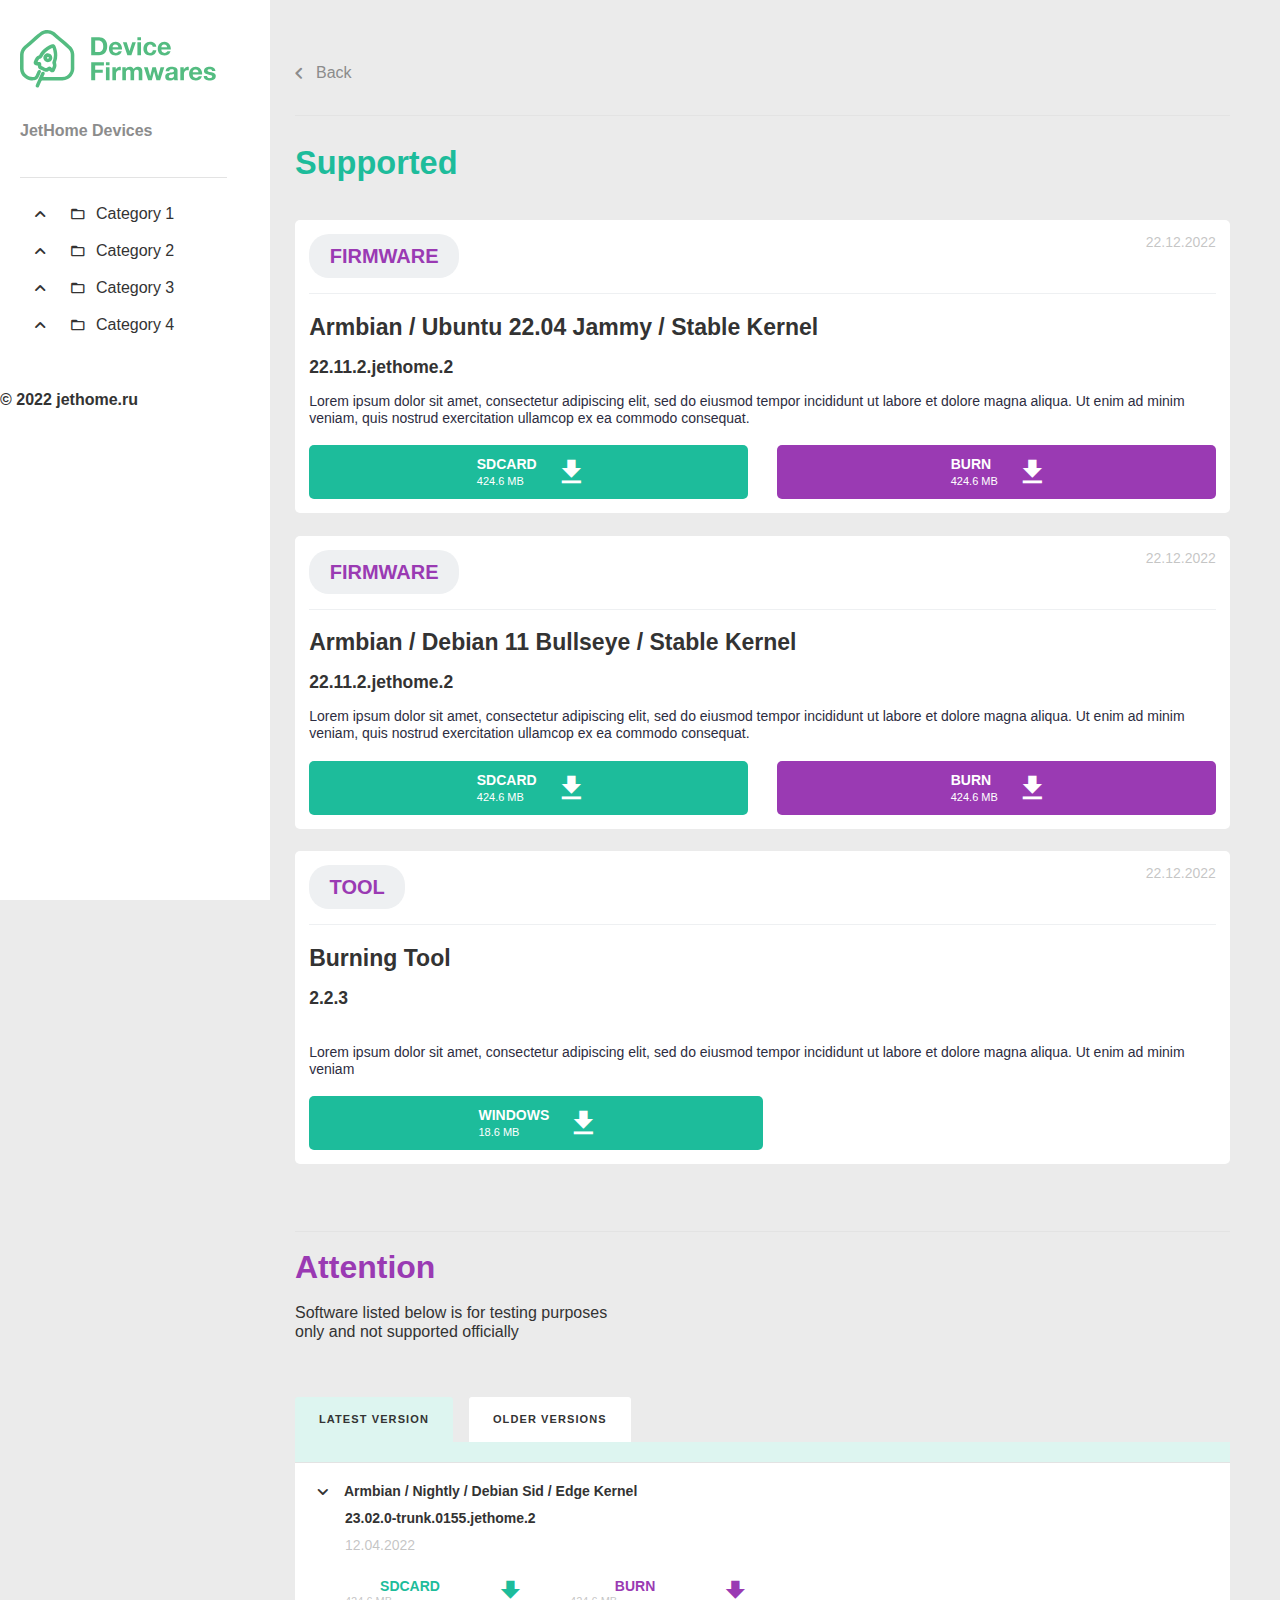
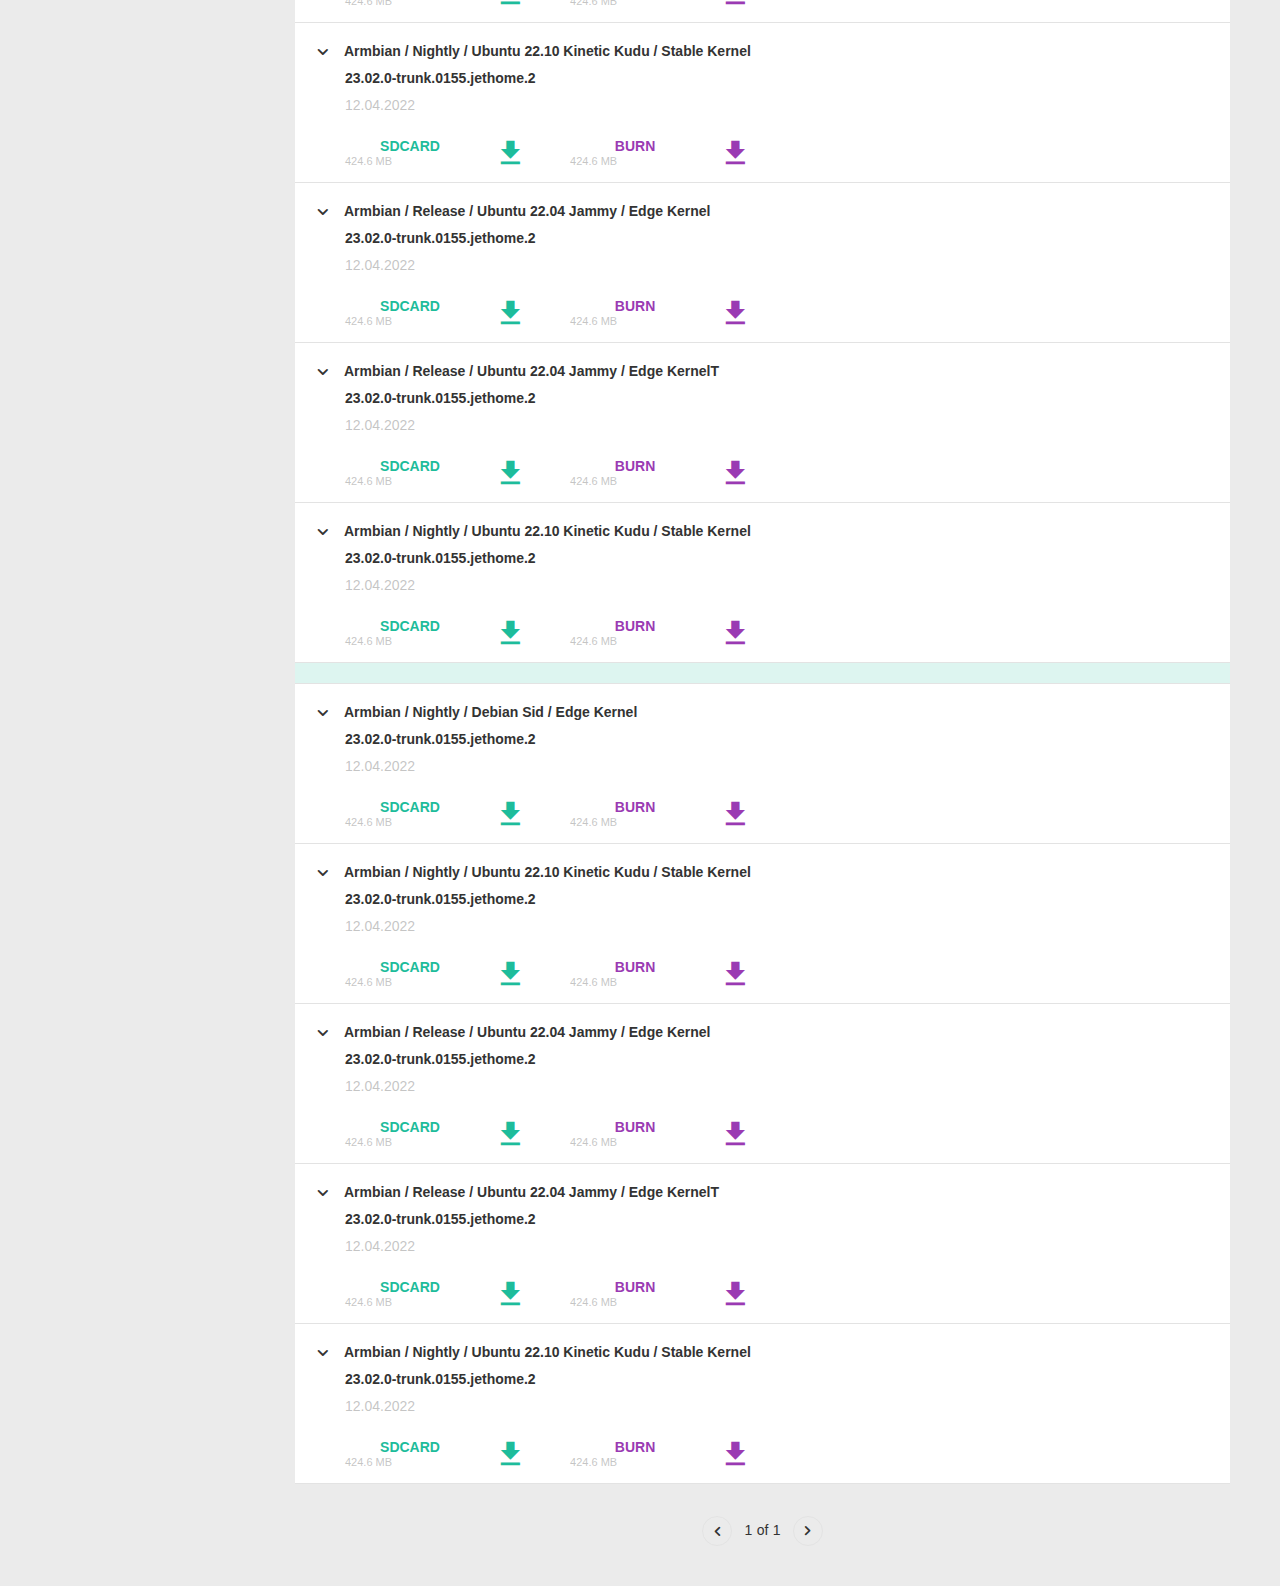
<file: supported.html>
<!DOCTYPE html>
<html lang="ru">

<head>
	<title>Supported</title>
	<meta charset="UTF-8">
	<meta name="format-detection" content="telephone=no">
	<!-- <style>body{opacity: 0;}</style> -->
	<link rel="stylesheet" href="css/style.min.css?_v=20230124130437">
	<link rel="shortcut icon" href="favicon.ico">
	<!-- <meta name="robots" content="noindex, nofollow"> -->
	<meta name="viewport" content="width=device-width, initial-scale=1.0">
</head>

<body>
	<div class="wrapper">
		<header class="header">
			<div class="header__menu menu">
				<div class="menu__top">
					<a href="index.html" class="header__logo"><img src="img/logo.svg" alt="" /></a>
					<button type="button" class="menu__icon icon-menu"><span></span></button>
				</div>

				<nav id="menu" class="menu__body">
					<div class="header__title">JetHome Devices</div>
					<ul class="menu__list">
						<li class="menu__item">
							<button class="menu__link"><span class="menu__arrow _icon-arrow"></span><span class="menu__folder _icon-folder"></span> Category 1</button>
							<ul class="sub-menu__list">
								<li>
									<button class="sub-menu__link"><span class="sub-menu__arrow-list _icon-arrow"></span>Linux контроллеры</button>
									<ul class="sub-sub-menu__list">
										<a href="" class="sub-sub-menu__link">JetHome JetHub H1</a>
										<a href="" class="sub-sub-menu__link">JetHome JetHub H1</a>
										<a href="" class="sub-sub-menu__link">JetHome JetHub H1</a>
									</ul>
								</li>
								<li>
									<button class="sub-menu__link"><span class="sub-menu__arrow-list _icon-arrow"></span>Zigbee USB-стики</button>
									<ul class="sub-sub-menu__list">
										<a href="" class="sub-sub-menu__link">JetHome JetHub H1</a>
										<a href="" class="sub-sub-menu__link">JetHome JetHub H1</a>
										<a href="" class="sub-sub-menu__link">JetHome JetHub H1</a>
									</ul>
								</li>
								<li>
									<button class="sub-menu__link"><span class="sub-menu__arrow-list _icon-arrow"></span>ESP 32 контроллеры</button>
									<ul class="sub-sub-menu__list">
										<a href="" class="sub-sub-menu__link">JetHome JetHub H1</a>
										<a href="" class="sub-sub-menu__link">JetHome JetHub H1</a>
										<a href="" class="sub-sub-menu__link">JetHome JetHub H1</a>
									</ul>
								</li>
								<li>
									<button class="sub-menu__link"><span class="sub-menu__arrow-list _icon-arrow"></span>Zigbee устройства</button>
									<ul class="sub-sub-menu__list">
										<a href="" class="sub-sub-menu__link">JetHome JetHub H1</a>
										<a href="" class="sub-sub-menu__link">JetHome JetHub H1</a>
										<a href="" class="sub-sub-menu__link">JetHome JetHub H1</a>
									</ul>
								</li>
								<li>
									<button class="sub-menu__link"><span class="sub-menu__arrow-list _icon-arrow"></span>Ethernet коммутаторы</button>
									<ul class="sub-sub-menu__list">
										<a href="" class="sub-sub-menu__link">JetHome JetHub H1</a>
										<a href="" class="sub-sub-menu__link">JetHome JetHub H1</a>
										<a href="" class="sub-sub-menu__link">JetHome JetHub H1</a>
									</ul>
								</li>
							</ul>
						</li>

						<li class="menu__item">
							<button class="menu__link"><span class="menu__arrow _icon-arrow"></span><span class="menu__folder _icon-folder"></span> Category 2</button>
							<ul class="sub-menu__list">
								<li>
									<button class="sub-menu__link"><span class="sub-menu__arrow-list _icon-arrow"></span>Linux контроллеры</button>
									<ul class="sub-sub-menu__list">
										<a href="" class="sub-sub-menu__link">JetHome JetHub H1</a>
										<a href="" class="sub-sub-menu__link">JetHome JetHub H1</a>
										<a href="" class="sub-sub-menu__link">JetHome JetHub H1</a>
									</ul>
								</li>
								<li>
									<button class="sub-menu__link"><span class="sub-menu__arrow-list _icon-arrow"></span>Zigbee USB-стики</button>
									<ul class="sub-sub-menu__list">
										<a href="" class="sub-sub-menu__link">JetHome JetHub H1</a>
										<a href="" class="sub-sub-menu__link">JetHome JetHub H1</a>
										<a href="" class="sub-sub-menu__link">JetHome JetHub H1</a>
									</ul>
								</li>
								<li>
									<button class="sub-menu__link"><span class="sub-menu__arrow-list _icon-arrow"></span>ESP 32 контроллеры</button>
									<ul class="sub-sub-menu__list">
										<a href="" class="sub-sub-menu__link">JetHome JetHub H1</a>
										<a href="" class="sub-sub-menu__link">JetHome JetHub H1</a>
										<a href="" class="sub-sub-menu__link">JetHome JetHub H1</a>
									</ul>
								</li>
								<li>
									<button class="sub-menu__link"><span class="sub-menu__arrow-list _icon-arrow"></span>Zigbee устройства</button>
									<ul class="sub-sub-menu__list">
										<a href="" class="sub-sub-menu__link">JetHome JetHub H1</a>
										<a href="" class="sub-sub-menu__link">JetHome JetHub H1</a>
										<a href="" class="sub-sub-menu__link">JetHome JetHub H1</a>
									</ul>
								</li>
								<li>
									<button class="sub-menu__link"><span class="sub-menu__arrow-list _icon-arrow"></span>Ethernet коммутаторы</button>
									<ul class="sub-sub-menu__list">
										<a href="" class="sub-sub-menu__link">JetHome JetHub H1</a>
										<a href="" class="sub-sub-menu__link">JetHome JetHub H1</a>
										<a href="" class="sub-sub-menu__link">JetHome JetHub H1</a>
									</ul>
								</li>
							</ul>
						</li>

						<li class="menu__item">
							<button class="menu__link"><span class="menu__arrow _icon-arrow"></span><span class="menu__folder _icon-folder"></span> Category 3</button>
							<ul class="sub-menu__list">
								<li>
									<button class="sub-menu__link"><span class="sub-menu__arrow-list _icon-arrow"></span>Linux контроллеры</button>
									<ul class="sub-sub-menu__list">
										<a href="" class="sub-sub-menu__link">JetHome JetHub H1</a>
										<a href="" class="sub-sub-menu__link">JetHome JetHub H1</a>
										<a href="" class="sub-sub-menu__link">JetHome JetHub H1</a>
									</ul>
								</li>
								<li>
									<button class="sub-menu__link"><span class="sub-menu__arrow-list _icon-arrow"></span>Zigbee USB-стики</button>
									<ul class="sub-sub-menu__list">
										<a href="" class="sub-sub-menu__link">JetHome JetHub H1</a>
										<a href="" class="sub-sub-menu__link">JetHome JetHub H1</a>
										<a href="" class="sub-sub-menu__link">JetHome JetHub H1</a>
									</ul>
								</li>
								<li>
									<button class="sub-menu__link"><span class="sub-menu__arrow-list _icon-arrow"></span>ESP 32 контроллеры</button>
									<ul class="sub-sub-menu__list">
										<a href="" class="sub-sub-menu__link">JetHome JetHub H1</a>
										<a href="" class="sub-sub-menu__link">JetHome JetHub H1</a>
										<a href="" class="sub-sub-menu__link">JetHome JetHub H1</a>
									</ul>
								</li>
								<li>
									<button class="sub-menu__link"><span class="sub-menu__arrow-list _icon-arrow"></span>Zigbee устройства</button>
									<ul class="sub-sub-menu__list">
										<a href="" class="sub-sub-menu__link">JetHome JetHub H1</a>
										<a href="" class="sub-sub-menu__link">JetHome JetHub H1</a>
										<a href="" class="sub-sub-menu__link">JetHome JetHub H1</a>
									</ul>
								</li>
								<li>
									<button class="sub-menu__link"><span class="sub-menu__arrow-list _icon-arrow"></span>Ethernet коммутаторы</button>
									<ul class="sub-sub-menu__list">
										<a href="" class="sub-sub-menu__link">JetHome JetHub H1</a>
										<a href="" class="sub-sub-menu__link">JetHome JetHub H1</a>
										<a href="" class="sub-sub-menu__link">JetHome JetHub H1</a>
									</ul>
								</li>
							</ul>
						</li>

						<li class="menu__item">
							<button class="menu__link"><span class="menu__arrow _icon-arrow"></span><span class="menu__folder _icon-folder"></span> Category 4</button>
							<ul class="sub-menu__list">
								<li>
									<button class="sub-menu__link"><span class="sub-menu__arrow-list _icon-arrow"></span>Linux контроллеры</button>
									<ul class="sub-sub-menu__list">
										<a href="" class="sub-sub-menu__link">JetHome JetHub H1</a>
										<a href="" class="sub-sub-menu__link">JetHome JetHub H1</a>
										<a href="" class="sub-sub-menu__link">JetHome JetHub H1</a>
									</ul>
								</li>
								<li>
									<button class="sub-menu__link"><span class="sub-menu__arrow-list _icon-arrow"></span>Zigbee USB-стики</button>
									<ul class="sub-sub-menu__list">
										<a href="" class="sub-sub-menu__link">JetHome JetHub H1</a>
										<a href="" class="sub-sub-menu__link">JetHome JetHub H1</a>
										<a href="" class="sub-sub-menu__link">JetHome JetHub H1</a>
									</ul>
								</li>
								<li>
									<button class="sub-menu__link"><span class="sub-menu__arrow-list _icon-arrow"></span>ESP 32 контроллеры</button>
									<ul class="sub-sub-menu__list">
										<a href="" class="sub-sub-menu__link">JetHome JetHub H1</a>
										<a href="" class="sub-sub-menu__link">JetHome JetHub H1</a>
										<a href="" class="sub-sub-menu__link">JetHome JetHub H1</a>
									</ul>
								</li>
								<li>
									<button class="sub-menu__link"><span class="sub-menu__arrow-list _icon-arrow"></span>Zigbee устройства</button>
									<ul class="sub-sub-menu__list">
										<a href="" class="sub-sub-menu__link">JetHome JetHub H1</a>
										<a href="" class="sub-sub-menu__link">JetHome JetHub H1</a>
										<a href="" class="sub-sub-menu__link">JetHome JetHub H1</a>
									</ul>
								</li>
								<li>
									<button class="sub-menu__link"><span class="sub-menu__arrow-list _icon-arrow"></span>Ethernet коммутаторы</button>
									<ul class="sub-sub-menu__list">
										<a href="" class="sub-sub-menu__link">JetHome JetHub H1</a>
										<a href="" class="sub-sub-menu__link">JetHome JetHub H1</a>
										<a href="" class="sub-sub-menu__link">JetHome JetHub H1</a>
									</ul>
								</li>
							</ul>
						</li>
					</ul>
				</nav>

				<div class="header__menu-company">© 2022 jethome.ru</div>

			</div>
		</header>

		<main class="page">
			<section class="supported">
				<div class="supported__container">
					<a href="index.html" class="supported__back">
						<span class="supported__icon _icon-arrow"></span>
						<div class="supported__text">Back</div>
					</a>

					<div class="supported__title">Supported</div>

					<div class="supported__list">

						<div class="supported__item item">
							<div class="item__top">
								<div class="item__heading">Firmware</div>
								<div class="item__data">22.12.2022</div>
							</div>

							<div class="item__content">
								<div class="item__title">Armbian / Ubuntu 22.04 Jammy / Stable Kernel</div>
								<div class="item__version">22.11.2.jethome.2</div>
								<div class="item__info">Lorem ipsum dolor sit amet, consectetur adipiscing elit, sed do eiusmod
									tempor
									incididunt ut labore et dolore magna aliqua. Ut enim ad minim veniam, quis nostrud exercitation
									ullamcop ex ea commodo consequat.</div>
							</div>



							<div class="item__button button">
								<a href="" download="" class="button__one button__style">
									<div class="button__info">
										<div class="button__title">sdcard</div>
										<div class="button__size">424.6 MB</div>
									</div>
									<div class="button__icon _icon-download"></div>
								</a>
								<a href="" download="" class="button__two button__style">
									<div class="button__info">
										<div class="button__title">BURN</div>
										<div class="button__size">424.6 MB</div>
									</div>
									<div class="button__icon _icon-download"></div>
								</a>
							</div>

						</div>

						<div class="supported__item item">
							<div class="item__top">
								<div class="item__heading">Firmware</div>
								<div class="item__data">22.12.2022</div>
							</div>

							<div class="item__content">
								<div class="item__title">Armbian / Debian 11 Bullseye / Stable Kernel</div>
								<div class="item__version">22.11.2.jethome.2</div>
								<div class="item__info">Lorem ipsum dolor sit amet, consectetur adipiscing elit, sed do eiusmod
									tempor
									incididunt ut labore et dolore magna aliqua. Ut enim ad minim veniam, quis nostrud exercitation
									ullamcop ex ea commodo consequat.
								</div>
							</div>



							<div class="item__button button">
								<a href="" download="" class="button__one button__style">
									<div class="button__info">
										<div class="button__title">sdcard</div>
										<div class="button__size">424.6 MB</div>
									</div>
									<div class="button__icon _icon-download"></div>
								</a>
								<a href="" download="" class="button__two button__style">
									<div class="button__info">
										<div class="button__title">BURN</div>
										<div class="button__size">424.6 MB</div>
									</div>
									<div class="button__icon _icon-download"></div>
								</a>
							</div>

						</div>

						<div class="supported__item supported__item--block item ">
							<div class="item__top">
								<div class="item__heading item__heading-heading">TOOL</div>
								<div class="item__data">22.12.2022</div>
							</div>

							<div class="item__content">
								<div class="item__title">Burning Tool</div>
								<div class="item__version">2.2.3</div>
								<div class="item__info item__info--position">Lorem ipsum dolor sit amet, consectetur adipiscing
									elit, sed do eiusmod tempor incididunt ut labore et dolore magna aliqua.
									Ut enim ad minim veniam</div>
							</div>


							<div class="item__button button">
								<a href="" download="" class="button__one button__style button__block">
									<div class="button__info">
										<div class="button__title">windows</div>
										<div class="button__size">18.6 MB</div>
									</div>
									<div class="button__icon _icon-download"></div>
								</a>
							</div>

						</div>



					</div>
				</div>
			</section>
			<section class="attention">
				<div class="attention__container">
					<div class="attention__title">Attention</div>
					<div class="attention__info-text">Software listed below is for testing purposes only and not supported officially</div>

					<div class="attention__num">
						<!-- ============================================================================================================================================================ -->
						<div data-tabs data-tabs data-tabs-animate="1000" class="attention__tabs tabs">
							<nav data-tabs-titles class="tabs__navigation">
								<button type="button" class="tabs__title _tab-active">Latest version</button>
								<button type="button" class="tabs__title">Older versions</button>
							</nav>
							<div data-tabs-body class="tabs__content">
								<div class="tabs__body body-tabs">
									<div class="body-tabs__list">
										<div class="body-tabs__content body-tabs__item-color">
											<div class="body-tabs__item">
												<div class="body-tabs__name body-tabs__name-header">Name</div>
												<div class="body-tabs__version body-tabs__version-header">Version</div>
												<div class="body-tabs__data body-tabs__data-header">Date</div>
												<div class="body-tabs__down body-tabs__down-header">Down</div>
											</div>
										</div>
										<!-- ============================================================================================================================================================ -->
										<div class="body-tabs__content">
											<div class="body-tabs__item">

												<div class="body-tabs__name"><span class="body-tabs__arrow _icon-arrow"></span>Armbian / Nightly / Debian Sid / Edge Kernel</div>
												<div class="body-tabs__version">23.02.0-trunk.0155.jethome.2</div>
												<div class="body-tabs__data">12.04.2022</div>


												<div class="body-tabs__down">
													<button type="button" class="body-tabs__button">
														<div class="body-tabs__button-text">
															<span class="body-tabs__button-head">sdcard</span>
															<span class="body-tabs__button-size">424.6 MB</span>
														</div>
														<div class="body-tabs__button-icon">
															<span class="_icon-download"></span>
														</div>
													</button>
													<button type="button" class="body-tabs__button body-tabs__button-color">
														<div class="body-tabs__button-text">
															<span class="body-tabs__button-head">BURN</span>
															<span class="body-tabs__button-size">424.6 MB</span>
														</div>
														<div class="body-tabs__button-icon">
															<span class="_icon-download"></span>
														</div>
													</button>
												</div>
											</div>
											<div class="body-tabs__content-hidden">
												Lorem ipsum dolor sit amet consectetur adipisicing elit. Quas cupiditate officia nam quibusdam praesentium laborum doloribus eum, odit facere voluptatibus voluptatem ratione quod
												nostrum ducimus adipisci voluptatum fugiat cumque explicabo.
											</div>
										</div>
										<!-- ============================================================================================================================================================ -->
										<div class="body-tabs__content">
											<div class="body-tabs__item">
												<div class="body-tabs__name"><span class="body-tabs__arrow _icon-arrow"></span>Armbian / Nightly / Ubuntu 22.10 Kinetic Kudu / Stable Kernel</div>
												<div class="body-tabs__version">23.02.0-trunk.0155.jethome.2</div>
												<div class="body-tabs__data">12.04.2022</div>

												<div class="body-tabs__down">
													<button type="button" class="body-tabs__button">
														<div class="body-tabs__button-text">
															<span class="body-tabs__button-head">sdcard</span>
															<span class="body-tabs__button-size">424.6 MB</span>
														</div>
														<div class="body-tabs__button-icon">
															<span class="_icon-download"></span>
														</div>
													</button>
													<button type="button" class="body-tabs__button body-tabs__button-color">
														<div class="body-tabs__button-text">
															<span class="body-tabs__button-head">BURN</span>
															<span class="body-tabs__button-size">424.6 MB</span>
														</div>
														<div class="body-tabs__button-icon">
															<span class="_icon-download"></span>
														</div>
													</button>
												</div>
											</div>
											<div class="body-tabs__content-hidden">
												Lorem ipsum dolor sit amet consectetur adipisicing elit. Quas cupiditate officia nam quibusdam praesentium laborum doloribus eum, odit facere voluptatibus voluptatem ratione quod
												nostrum ducimus adipisci voluptatum fugiat cumque explicabo.
											</div>
										</div>
										<!-- ============================================================================================================================================================ -->
										<div class="body-tabs__content">
											<div class="body-tabs__item">
												<div class="body-tabs__name"><span class="body-tabs__arrow _icon-arrow"></span>Armbian / Release / Ubuntu 22.04 Jammy / Edge Kernel</div>
												<div class="body-tabs__version">23.02.0-trunk.0155.jethome.2</div>
												<div class="body-tabs__data">12.04.2022</div>

												<div class="body-tabs__down">
													<button type="button" class="body-tabs__button">
														<div class="body-tabs__button-text">
															<span class="body-tabs__button-head">sdcard</span>
															<span class="body-tabs__button-size">424.6 MB</span>
														</div>
														<div class="body-tabs__button-icon">
															<span class="_icon-download"></span>
														</div>
													</button>
													<button type="button" class="body-tabs__button body-tabs__button-color">
														<div class="body-tabs__button-text">
															<span class="body-tabs__button-head">BURN</span>
															<span class="body-tabs__button-size">424.6 MB</span>
														</div>
														<div class="body-tabs__button-icon">
															<span class="_icon-download"></span>
														</div>
													</button>
												</div>
											</div>
											<div class="body-tabs__content-hidden">
												Lorem ipsum dolor sit amet consectetur adipisicing elit. Quas cupiditate officia nam quibusdam praesentium laborum doloribus eum, odit facere voluptatibus voluptatem ratione quod
												nostrum ducimus adipisci voluptatum fugiat cumque explicabo.
											</div>
										</div>
										<!-- ============================================================================================================================================================ -->
										<div class="body-tabs__content">
											<div class="body-tabs__item">
												<div class="body-tabs__name"><span class="body-tabs__arrow _icon-arrow"></span>Armbian / Release / Ubuntu 22.04 Jammy / Edge KernelT</div>
												<div class="body-tabs__version">23.02.0-trunk.0155.jethome.2</div>
												<div class="body-tabs__data">12.04.2022</div>

												<div class="body-tabs__down">
													<button type="button" class="body-tabs__button">
														<div class="body-tabs__button-text">
															<span class="body-tabs__button-head">sdcard</span>
															<span class="body-tabs__button-size">424.6 MB</span>
														</div>
														<div class="body-tabs__button-icon">
															<span class="_icon-download"></span>
														</div>
													</button>
													<button type="button" class="body-tabs__button body-tabs__button-color">
														<div class="body-tabs__button-text">
															<span class="body-tabs__button-head">BURN</span>
															<span class="body-tabs__button-size">424.6 MB</span>
														</div>
														<div class="body-tabs__button-icon">
															<span class="_icon-download"></span>
														</div>
													</button>
												</div>
											</div>
											<div class="body-tabs__content-hidden">
												Lorem ipsum dolor sit amet consectetur adipisicing elit. Quas cupiditate officia nam quibusdam praesentium laborum doloribus eum, odit facere voluptatibus voluptatem ratione quod
												nostrum ducimus adipisci voluptatum fugiat cumque explicabo.
											</div>
										</div>
										<!-- ============================================================================================================================================================ -->
										<div class="body-tabs__content">
											<div class="body-tabs__item">
												<div class="body-tabs__name"><span class="body-tabs__arrow _icon-arrow"></span>Armbian / Nightly / Ubuntu 22.10 Kinetic Kudu / Stable Kernel</div>
												<div class="body-tabs__version">23.02.0-trunk.0155.jethome.2</div>
												<div class="body-tabs__data">12.04.2022</div>

												<div class="body-tabs__down">
													<button type="button" class="body-tabs__button">
														<div class="body-tabs__button-text">
															<span class="body-tabs__button-head">sdcard</span>
															<span class="body-tabs__button-size">424.6 MB</span>
														</div>
														<div class="body-tabs__button-icon">
															<span class="_icon-download"></span>
														</div>
													</button>
													<button type="button" class="body-tabs__button body-tabs__button-color">
														<div class="body-tabs__button-text">
															<span class="body-tabs__button-head">BURN</span>
															<span class="body-tabs__button-size">424.6 MB</span>
														</div>
														<div class="body-tabs__button-icon">
															<span class="_icon-download"></span>
														</div>
													</button>
												</div>
											</div>
											<div class="body-tabs__content-hidden">
												Lorem ipsum dolor sit amet consectetur adipisicing elit. Quas cupiditate officia nam quibusdam praesentium laborum doloribus eum, odit facere voluptatibus voluptatem ratione quod
												nostrum ducimus adipisci voluptatum fugiat cumque explicabo.
											</div>
										</div>
										<!-- ============================================================================================================================================================ -->
									</div>
								</div>
								<div class="tabs__body">
									<div class="body-tabs__list">
										<div class="body-tabs__content body-tabs__item-color">
											<div class="body-tabs__item">
												<div class="body-tabs__name body-tabs__name-header">Name</div>
												<div class="body-tabs__version body-tabs__version-header">Version</div>
												<div class="body-tabs__data body-tabs__data-header">Date</div>
												<div class="body-tabs__down body-tabs__down-header">Down</div>
											</div>
										</div>
										<!-- ============================================================================================================================================================ -->
										<div class="body-tabs__content">
											<div class="body-tabs__item">
												<div data-click class="body-tabs__name"><span class="body-tabs__arrow _icon-arrow"></span>Armbian / Nightly / Debian Sid / Edge Kernel</div>
												<div data-click class="body-tabs__version">23.02.0-trunk.0155.jethome.2</div>
												<div data-click class="body-tabs__data">12.04.2022</div>

												<div data-click class="body-tabs__down">
													<button type="button" class="body-tabs__button">
														<div class="body-tabs__button-text">
															<span class="body-tabs__button-head">sdcard</span>
															<span class="body-tabs__button-size">424.6 MB</span>
														</div>
														<div class="body-tabs__button-icon">
															<span class="_icon-download"></span>
														</div>
													</button>
													<button type="button" class="body-tabs__button body-tabs__button-color">
														<div class="body-tabs__button-text">
															<span class="body-tabs__button-head">BURN</span>
															<span class="body-tabs__button-size">424.6 MB</span>
														</div>
														<div class="body-tabs__button-icon">
															<span class="_icon-download"></span>
														</div>
													</button>
												</div>
											</div>
											<div class="body-tabs__content-hidden body-tabs__content-older">
												<div class="body-tabs__item body-tabs__item--older">
													<div class="body-tabs__name body-tabs__hidden"></div>
													<div class="body-tabs__version">23.02.0-trunk.0155.jethome.2</div>
													<div class="body-tabs__data">12.04.2022</div>

													<div class="body-tabs__down">
														<button type="button" class="body-tabs__button">
															<div class="body-tabs__button-text">
																<span class="body-tabs__button-head">sdcard</span>
																<span class="body-tabs__button-size">424.6 MB</span>
															</div>
															<div class="body-tabs__button-icon">
																<span class="_icon-download"></span>
															</div>
														</button>
														<button type="button" class="body-tabs__button body-tabs__button-color">
															<div class="body-tabs__button-text">
																<span class="body-tabs__button-head">BURN</span>
																<span class="body-tabs__button-size">424.6 MB</span>
															</div>
															<div class="body-tabs__button-icon">
																<span class="_icon-download"></span>
															</div>
														</button>
													</div>
												</div>
											</div>
											<div class="body-tabs__content-hidden body-tabs__content-older">
												<div class="body-tabs__item body-tabs__item--older">
													<div class="body-tabs__name body-tabs__hidden"></div>
													<div class="body-tabs__version">23.02.0-trunk.0155.jethome.2</div>
													<div class="body-tabs__data">12.04.2022</div>

													<div class="body-tabs__down">
														<button type="button" class="body-tabs__button">
															<div class="body-tabs__button-text">
																<span class="body-tabs__button-head">sdcard</span>
																<span class="body-tabs__button-size">424.6 MB</span>
															</div>
															<div class="body-tabs__button-icon">
																<span class="_icon-download"></span>
															</div>
														</button>
														<button type="button" class="body-tabs__button body-tabs__button-color">
															<div class="body-tabs__button-text">
																<span class="body-tabs__button-head">BURN</span>
																<span class="body-tabs__button-size">424.6 MB</span>
															</div>
															<div class="body-tabs__button-icon">
																<span class="_icon-download"></span>
															</div>
														</button>
													</div>
												</div>
											</div>
										</div>
										<!-- ============================================================================================================================================================ -->
										<div class="body-tabs__content">
											<div class="body-tabs__item">
												<div class="body-tabs__name"><span class="body-tabs__arrow _icon-arrow"></span>Armbian / Nightly / Ubuntu 22.10 Kinetic Kudu / Stable Kernel</div>
												<div class="body-tabs__version">23.02.0-trunk.0155.jethome.2</div>
												<div class="body-tabs__data">12.04.2022</div>

												<div class="body-tabs__down">
													<button type="button" class="body-tabs__button">
														<div class="body-tabs__button-text">
															<span class="body-tabs__button-head">sdcard</span>
															<span class="body-tabs__button-size">424.6 MB</span>
														</div>
														<div class="body-tabs__button-icon">
															<span class="_icon-download"></span>
														</div>
													</button>
													<button type="button" class="body-tabs__button body-tabs__button-color">
														<div class="body-tabs__button-text">
															<span class="body-tabs__button-head">BURN</span>
															<span class="body-tabs__button-size">424.6 MB</span>
														</div>
														<div class="body-tabs__button-icon">
															<span class="_icon-download"></span>
														</div>
													</button>
												</div>
											</div>
											<div class="body-tabs__content-hidden body-tabs__content-older">
												<div class="body-tabs__item body-tabs__item--older">
													<div class="body-tabs__name body-tabs__hidden"></div>
													<div class="body-tabs__version">23.02.0-trunk.0155.jethome.2</div>
													<div class="body-tabs__data">12.04.2022</div>

													<div class="body-tabs__down">
														<button type="button" class="body-tabs__button">
															<div class="body-tabs__button-text">
																<span class="body-tabs__button-head">sdcard</span>
																<span class="body-tabs__button-size">424.6 MB</span>
															</div>
															<div class="body-tabs__button-icon">
																<span class="_icon-download"></span>
															</div>
														</button>
														<button type="button" class="body-tabs__button body-tabs__button-color">
															<div class="body-tabs__button-text">
																<span class="body-tabs__button-head">BURN</span>
																<span class="body-tabs__button-size">424.6 MB</span>
															</div>
															<div class="body-tabs__button-icon">
																<span class="_icon-download"></span>
															</div>
														</button>
													</div>
												</div>
											</div>
											<div class="body-tabs__content-hidden body-tabs__content-older">
												<div class="body-tabs__item body-tabs__item--older">
													<div class="body-tabs__name body-tabs__hidden"></div>
													<div class="body-tabs__version">23.02.0-trunk.0155.jethome.2</div>
													<div class="body-tabs__data">12.04.2022</div>

													<div class="body-tabs__down">
														<button type="button" class="body-tabs__button">
															<div class="body-tabs__button-text">
																<span class="body-tabs__button-head">sdcard</span>
																<span class="body-tabs__button-size">424.6 MB</span>
															</div>
															<div class="body-tabs__button-icon">
																<span class="_icon-download"></span>
															</div>
														</button>
														<button type="button" class="body-tabs__button body-tabs__button-color">
															<div class="body-tabs__button-text">
																<span class="body-tabs__button-head">BURN</span>
																<span class="body-tabs__button-size">424.6 MB</span>
															</div>
															<div class="body-tabs__button-icon">
																<span class="_icon-download"></span>
															</div>
														</button>
													</div>
												</div>
											</div>
										</div>
										<!-- ============================================================================================================================================================ -->
										<div class="body-tabs__content">
											<div class="body-tabs__item">
												<div class="body-tabs__name"><span class="body-tabs__arrow _icon-arrow"></span>Armbian / Release / Ubuntu 22.04 Jammy / Edge Kernel</div>
												<div class="body-tabs__version">23.02.0-trunk.0155.jethome.2</div>
												<div class="body-tabs__data">12.04.2022</div>

												<div class="body-tabs__down">
													<button type="button" class="body-tabs__button">
														<div class="body-tabs__button-text">
															<span class="body-tabs__button-head">sdcard</span>
															<span class="body-tabs__button-size">424.6 MB</span>
														</div>
														<div class="body-tabs__button-icon">
															<span class="_icon-download"></span>
														</div>
													</button>
													<button type="button" class="body-tabs__button body-tabs__button-color">
														<div class="body-tabs__button-text">
															<span class="body-tabs__button-head">BURN</span>
															<span class="body-tabs__button-size">424.6 MB</span>
														</div>
														<div class="body-tabs__button-icon">
															<span class="_icon-download"></span>
														</div>
													</button>
												</div>
											</div>
											<div class="body-tabs__content-hidden body-tabs__content-older">
												<div class="body-tabs__item body-tabs__item--older">
													<div class="body-tabs__name body-tabs__hidden"></div>
													<div class="body-tabs__version">23.02.0-trunk.0155.jethome.2</div>
													<div class="body-tabs__data">12.04.2022</div>

													<div class="body-tabs__down">
														<button type="button" class="body-tabs__button">
															<div class="body-tabs__button-text">
																<span class="body-tabs__button-head">sdcard</span>
																<span class="body-tabs__button-size">424.6 MB</span>
															</div>
															<div class="body-tabs__button-icon">
																<span class="_icon-download"></span>
															</div>
														</button>
														<button type="button" class="body-tabs__button body-tabs__button-color">
															<div class="body-tabs__button-text">
																<span class="body-tabs__button-head">BURN</span>
																<span class="body-tabs__button-size">424.6 MB</span>
															</div>
															<div class="body-tabs__button-icon">
																<span class="_icon-download"></span>
															</div>
														</button>
													</div>
												</div>
											</div>
											<div class="body-tabs__content-hidden body-tabs__content-older">
												<div class="body-tabs__item body-tabs__item--older">
													<div class="body-tabs__name body-tabs__hidden"></div>
													<div class="body-tabs__version">23.02.0-trunk.0155.jethome.2</div>
													<div class="body-tabs__data">12.04.2022</div>

													<div class="body-tabs__down">
														<button type="button" class="body-tabs__button">
															<div class="body-tabs__button-text">
																<span class="body-tabs__button-head">sdcard</span>
																<span class="body-tabs__button-size">424.6 MB</span>
															</div>
															<div class="body-tabs__button-icon">
																<span class="_icon-download"></span>
															</div>
														</button>
														<button type="button" class="body-tabs__button body-tabs__button-color">
															<div class="body-tabs__button-text">
																<span class="body-tabs__button-head">BURN</span>
																<span class="body-tabs__button-size">424.6 MB</span>
															</div>
															<div class="body-tabs__button-icon">
																<span class="_icon-download"></span>
															</div>
														</button>
													</div>
												</div>
											</div>
										</div>
										<!-- ============================================================================================================================================================ -->
										<div class="body-tabs__content">
											<div class="body-tabs__item">
												<div class="body-tabs__name"><span class="body-tabs__arrow _icon-arrow"></span>Armbian / Release / Ubuntu 22.04 Jammy / Edge KernelT</div>
												<div class="body-tabs__version">23.02.0-trunk.0155.jethome.2</div>
												<div class="body-tabs__data">12.04.2022</div>

												<div class="body-tabs__down">
													<button type="button" class="body-tabs__button">
														<div class="body-tabs__button-text">
															<span class="body-tabs__button-head">sdcard</span>
															<span class="body-tabs__button-size">424.6 MB</span>
														</div>
														<div class="body-tabs__button-icon">
															<span class="_icon-download"></span>
														</div>
													</button>
													<button type="button" class="body-tabs__button body-tabs__button-color">
														<div class="body-tabs__button-text">
															<span class="body-tabs__button-head">BURN</span>
															<span class="body-tabs__button-size">424.6 MB</span>
														</div>
														<div class="body-tabs__button-icon">
															<span class="_icon-download"></span>
														</div>
													</button>
												</div>
											</div>
											<div class="body-tabs__content-hidden body-tabs__content-older">
												<div class="body-tabs__item body-tabs__item--older">
													<div class="body-tabs__name body-tabs__hidden"></div>
													<div class="body-tabs__version">23.02.0-trunk.0155.jethome.2</div>
													<div class="body-tabs__data">12.04.2022</div>

													<div class="body-tabs__down">
														<button type="button" class="body-tabs__button">
															<div class="body-tabs__button-text">
																<span class="body-tabs__button-head">sdcard</span>
																<span class="body-tabs__button-size">424.6 MB</span>
															</div>
															<div class="body-tabs__button-icon">
																<span class="_icon-download"></span>
															</div>
														</button>
														<button type="button" class="body-tabs__button body-tabs__button-color">
															<div class="body-tabs__button-text">
																<span class="body-tabs__button-head">BURN</span>
																<span class="body-tabs__button-size">424.6 MB</span>
															</div>
															<div class="body-tabs__button-icon">
																<span class="_icon-download"></span>
															</div>
														</button>
													</div>
												</div>
											</div>
											<div class="body-tabs__content-hidden body-tabs__content-older">
												<div class="body-tabs__item body-tabs__item--older">
													<div class="body-tabs__name body-tabs__hidden"></div>
													<div class="body-tabs__version">23.02.0-trunk.0155.jethome.2</div>
													<div class="body-tabs__data">12.04.2022</div>

													<div class="body-tabs__down">
														<button type="button" class="body-tabs__button">
															<div class="body-tabs__button-text">
																<span class="body-tabs__button-head">sdcard</span>
																<span class="body-tabs__button-size">424.6 MB</span>
															</div>
															<div class="body-tabs__button-icon">
																<span class="_icon-download"></span>
															</div>
														</button>
														<button type="button" class="body-tabs__button body-tabs__button-color">
															<div class="body-tabs__button-text">
																<span class="body-tabs__button-head">BURN</span>
																<span class="body-tabs__button-size">424.6 MB</span>
															</div>
															<div class="body-tabs__button-icon">
																<span class="_icon-download"></span>
															</div>
														</button>
													</div>
												</div>
											</div>
										</div>
										<!-- ============================================================================================================================================================ -->
										<div class="body-tabs__content">
											<div class="body-tabs__item">
												<div class="body-tabs__name"><span class="body-tabs__arrow _icon-arrow"></span>Armbian / Nightly / Ubuntu 22.10 Kinetic Kudu / Stable Kernel</div>
												<div class="body-tabs__version">23.02.0-trunk.0155.jethome.2</div>
												<div class="body-tabs__data">12.04.2022</div>

												<div class="body-tabs__down">
													<button type="button" class="body-tabs__button">
														<div class="body-tabs__button-text">
															<span class="body-tabs__button-head">sdcard</span>
															<span class="body-tabs__button-size">424.6 MB</span>
														</div>
														<div class="body-tabs__button-icon">
															<span class="_icon-download"></span>
														</div>
													</button>
													<button type="button" class="body-tabs__button body-tabs__button-color">
														<div class="body-tabs__button-text">
															<span class="body-tabs__button-head">BURN</span>
															<span class="body-tabs__button-size">424.6 MB</span>
														</div>
														<div class="body-tabs__button-icon">
															<span class="_icon-download"></span>
														</div>
													</button>
												</div>
											</div>
											<div class="body-tabs__content-hidden body-tabs__content-older">
												<div class="body-tabs__item body-tabs__item--older">
													<div class="body-tabs__name body-tabs__hidden"></div>
													<div class="body-tabs__version">23.02.0-trunk.0155.jethome.2</div>
													<div class="body-tabs__data">12.04.2022</div>

													<div class="body-tabs__down">
														<button type="button" class="body-tabs__button">
															<div class="body-tabs__button-text">
																<span class="body-tabs__button-head">sdcard</span>
																<span class="body-tabs__button-size">424.6 MB</span>
															</div>
															<div class="body-tabs__button-icon">
																<span class="_icon-download"></span>
															</div>
														</button>
														<button type="button" class="body-tabs__button body-tabs__button-color">
															<div class="body-tabs__button-text">
																<span class="body-tabs__button-head">BURN</span>
																<span class="body-tabs__button-size">424.6 MB</span>
															</div>
															<div class="body-tabs__button-icon">
																<span class="_icon-download"></span>
															</div>
														</button>
													</div>
												</div>
											</div>
											<div class="body-tabs__content-hidden body-tabs__content-older">
												<div class="body-tabs__item body-tabs__item--older">
													<div class="body-tabs__name body-tabs__hidden"></div>
													<div class="body-tabs__version">23.02.0-trunk.0155.jethome.2</div>
													<div class="body-tabs__data">12.04.2022</div>

													<div class="body-tabs__down">
														<button type="button" class="body-tabs__button">
															<div class="body-tabs__button-text">
																<span class="body-tabs__button-head">sdcard</span>
																<span class="body-tabs__button-size">424.6 MB</span>
															</div>
															<div class="body-tabs__button-icon">
																<span class="_icon-download"></span>
															</div>
														</button>
														<button type="button" class="body-tabs__button body-tabs__button-color">
															<div class="body-tabs__button-text">
																<span class="body-tabs__button-head">BURN</span>
																<span class="body-tabs__button-size">424.6 MB</span>
															</div>
															<div class="body-tabs__button-icon">
																<span class="_icon-download"></span>
															</div>
														</button>
													</div>
												</div>
											</div>
										</div>
										<!-- ============================================================================================================================================================ -->
									</div>
								</div>
							</div>
						</div>
						<!-- ============================================================================================================================================================ -->
						<div data-tabs data-tabs data-tabs-animate="1000" class="attention__tabs tabs" hidden>
							<nav data-tabs-titles class="tabs__navigation">
								<button type="button" class="tabs__title _tab-active">Latest version</button>
								<button type="button" class="tabs__title">Older versions</button>
							</nav>
							<div data-tabs-body class="tabs__content">
								<div class="tabs__body body-tabs">
									<div class="body-tabs__list">
										<div class="body-tabs__content body-tabs__item-color">
											<div class="body-tabs__item">
												<div class="body-tabs__name body-tabs__name-header">Name</div>
												<div class="body-tabs__version body-tabs__version-header">Version</div>
												<div class="body-tabs__data body-tabs__data-header">Date</div>
												<div class="body-tabs__down body-tabs__down-header">Down</div>
											</div>
										</div>
										<!-- ============================================================================================================================================================ -->
										<div class="body-tabs__content">
											<div class="body-tabs__item">
												<div class="body-tabs__name"><span class="body-tabs__arrow _icon-arrow"></span>Armbian / Nightly / Debian Sid / Edge Kernel</div>
												<div class="body-tabs__version">23.02.0-trunk.0155.jethome.2</div>
												<div class="body-tabs__data">12.04.2022</div>

												<div class="body-tabs__down">
													<button type="button" class="body-tabs__button">
														<div class="body-tabs__button-text">
															<span class="body-tabs__button-head">sdcard</span>
															<span class="body-tabs__button-size">424.6 MB</span>
														</div>
														<div class="body-tabs__button-icon">
															<span class="_icon-download"></span>
														</div>
													</button>
													<button type="button" class="body-tabs__button body-tabs__button-color">
														<div class="body-tabs__button-text">
															<span class="body-tabs__button-head">BURN</span>
															<span class="body-tabs__button-size">424.6 MB</span>
														</div>
														<div class="body-tabs__button-icon">
															<span class="_icon-download"></span>
														</div>
													</button>
												</div>
											</div>
											<div class="body-tabs__content-hidden">
												Lorem ipsum dolor sit amet consectetur adipisicing elit. Quas cupiditate officia nam quibusdam praesentium laborum doloribus eum, odit facere voluptatibus voluptatem ratione quod
												nostrum ducimus adipisci voluptatum fugiat cumque explicabo.
											</div>
										</div>
										<!-- ============================================================================================================================================================ -->
										<div class="body-tabs__content">
											<div class="body-tabs__item">
												<div class="body-tabs__name"><span class="body-tabs__arrow _icon-arrow"></span>Armbian / Nightly / Ubuntu 22.10 Kinetic Kudu / Stable Kernel</div>
												<div class="body-tabs__version">23.02.0-trunk.0155.jethome.2</div>
												<div class="body-tabs__data">12.04.2022</div>

												<div class="body-tabs__down">
													<button type="button" class="body-tabs__button">
														<div class="body-tabs__button-text">
															<span class="body-tabs__button-head">sdcard</span>
															<span class="body-tabs__button-size">424.6 MB</span>
														</div>
														<div class="body-tabs__button-icon">
															<span class="_icon-download"></span>
														</div>
													</button>
													<button type="button" class="body-tabs__button body-tabs__button-color">
														<div class="body-tabs__button-text">
															<span class="body-tabs__button-head">BURN</span>
															<span class="body-tabs__button-size">424.6 MB</span>
														</div>
														<div class="body-tabs__button-icon">
															<span class="_icon-download"></span>
														</div>
													</button>
												</div>
											</div>
											<div class="body-tabs__content-hidden">
												Lorem ipsum dolor sit amet consectetur adipisicing elit. Quas cupiditate officia nam quibusdam praesentium laborum doloribus eum, odit facere voluptatibus voluptatem ratione quod
												nostrum ducimus adipisci voluptatum fugiat cumque explicabo.
											</div>
										</div>
										<!-- ============================================================================================================================================================ -->
										<div class="body-tabs__content">
											<div class="body-tabs__item">
												<div class="body-tabs__name"><span class="body-tabs__arrow _icon-arrow"></span>Armbian / Release / Ubuntu 22.04 Jammy / Edge Kernel</div>
												<div class="body-tabs__version">23.02.0-trunk.0155.jethome.2</div>
												<div class="body-tabs__data">12.04.2022</div>

												<div class="body-tabs__down">
													<button type="button" class="body-tabs__button">
														<div class="body-tabs__button-text">
															<span class="body-tabs__button-head">sdcard</span>
															<span class="body-tabs__button-size">424.6 MB</span>
														</div>
														<div class="body-tabs__button-icon">
															<span class="_icon-download"></span>
														</div>
													</button>
													<button type="button" class="body-tabs__button body-tabs__button-color">
														<div class="body-tabs__button-text">
															<span class="body-tabs__button-head">BURN</span>
															<span class="body-tabs__button-size">424.6 MB</span>
														</div>
														<div class="body-tabs__button-icon">
															<span class="_icon-download"></span>
														</div>
													</button>
												</div>
											</div>
											<div class="body-tabs__content-hidden">
												Lorem ipsum dolor sit amet consectetur adipisicing elit. Quas cupiditate officia nam quibusdam praesentium laborum doloribus eum, odit facere voluptatibus voluptatem ratione quod
												nostrum ducimus adipisci voluptatum fugiat cumque explicabo.
											</div>
										</div>
										<!-- ============================================================================================================================================================ -->
										<div class="body-tabs__content">
											<div class="body-tabs__item">
												<div class="body-tabs__name"><span class="body-tabs__arrow _icon-arrow"></span>Armbian / Release / Ubuntu 22.04 Jammy / Edge KernelT</div>
												<div class="body-tabs__version">23.02.0-trunk.0155.jethome.2</div>
												<div class="body-tabs__data">12.04.2022</div>

												<div class="body-tabs__down">
													<button type="button" class="body-tabs__button">
														<div class="body-tabs__button-text">
															<span class="body-tabs__button-head">sdcard</span>
															<span class="body-tabs__button-size">424.6 MB</span>
														</div>
														<div class="body-tabs__button-icon">
															<span class="_icon-download"></span>
														</div>
													</button>
													<button type="button" class="body-tabs__button body-tabs__button-color">
														<div class="body-tabs__button-text">
															<span class="body-tabs__button-head">BURN</span>
															<span class="body-tabs__button-size">424.6 MB</span>
														</div>
														<div class="body-tabs__button-icon">
															<span class="_icon-download"></span>
														</div>
													</button>
												</div>
											</div>
											<div class="body-tabs__content-hidden">
												Lorem ipsum dolor sit amet consectetur adipisicing elit. Quas cupiditate officia nam quibusdam praesentium laborum doloribus eum, odit facere voluptatibus voluptatem ratione quod
												nostrum ducimus adipisci voluptatum fugiat cumque explicabo.
											</div>
										</div>
										<!-- ============================================================================================================================================================ -->
										<div class="body-tabs__content">
											<div class="body-tabs__item">
												<div class="body-tabs__name"><span class="body-tabs__arrow _icon-arrow"></span>Armbian / Nightly / Ubuntu 22.10 Kinetic Kudu / Stable Kernel</div>
												<div class="body-tabs__version">23.02.0-trunk.0155.jethome.2</div>
												<div class="body-tabs__data">12.04.2022</div>

												<div class="body-tabs__down">
													<button type="button" class="body-tabs__button">
														<div class="body-tabs__button-text">
															<span class="body-tabs__button-head">sdcard</span>
															<span class="body-tabs__button-size">424.6 MB</span>
														</div>
														<div class="body-tabs__button-icon">
															<span class="_icon-download"></span>
														</div>
													</button>
													<button type="button" class="body-tabs__button body-tabs__button-color">
														<div class="body-tabs__button-text">
															<span class="body-tabs__button-head">BURN</span>
															<span class="body-tabs__button-size">424.6 MB</span>
														</div>
														<div class="body-tabs__button-icon">
															<span class="_icon-download"></span>
														</div>
													</button>
												</div>
											</div>
											<div class="body-tabs__content-hidden">
												Lorem ipsum dolor sit amet consectetur adipisicing elit. Quas cupiditate officia nam quibusdam praesentium laborum doloribus eum, odit facere voluptatibus voluptatem ratione quod
												nostrum ducimus adipisci voluptatum fugiat cumque explicabo.
											</div>
										</div>
										<!-- ============================================================================================================================================================ -->
									</div>
								</div>
								<div class="tabs__body">
									<div class="body-tabs__list">
										<div class="body-tabs__content body-tabs__item-color">
											<div class="body-tabs__item">
												<div class="body-tabs__name body-tabs__name-header">Name</div>
												<div class="body-tabs__version body-tabs__version-header">Version</div>
												<div class="body-tabs__data body-tabs__data-header">Date</div>
												<div class="body-tabs__down body-tabs__down-header">Down</div>
											</div>
										</div>
										<!-- ============================================================================================================================================================ -->
										<div class="body-tabs__content">
											<div class="body-tabs__item">
												<div class="body-tabs__name"><span class="body-tabs__arrow _icon-arrow"></span>Armbian / Nightly / Debian Sid / Edge Kernel</div>
												<div class="body-tabs__version">23.02.0-trunk.0155.jethome.2</div>
												<div class="body-tabs__data">12.04.2022</div>

												<div class="body-tabs__down">
													<button type="button" class="body-tabs__button">
														<div class="body-tabs__button-text">
															<span class="body-tabs__button-head">sdcard</span>
															<span class="body-tabs__button-size">424.6 MB</span>
														</div>
														<div class="body-tabs__button-icon">
															<span class="_icon-download"></span>
														</div>
													</button>
													<button type="button" class="body-tabs__button body-tabs__button-color">
														<div class="body-tabs__button-text">
															<span class="body-tabs__button-head">BURN</span>
															<span class="body-tabs__button-size">424.6 MB</span>
														</div>
														<div class="body-tabs__button-icon">
															<span class="_icon-download"></span>
														</div>
													</button>
												</div>
											</div>
											<div class="body-tabs__content-hidden body-tabs__content-older">
												<div class="body-tabs__item body-tabs__item--older">
													<div class="body-tabs__name body-tabs__hidden"></div>
													<div class="body-tabs__version">23.02.0-trunk.0155.jethome.2</div>
													<div class="body-tabs__data">12.04.2022</div>

													<div class="body-tabs__down">
														<button type="button" class="body-tabs__button">
															<div class="body-tabs__button-text">
																<span class="body-tabs__button-head">sdcard</span>
																<span class="body-tabs__button-size">424.6 MB</span>
															</div>
															<div class="body-tabs__button-icon">
																<span class="_icon-download"></span>
															</div>
														</button>
														<button type="button" class="body-tabs__button body-tabs__button-color">
															<div class="body-tabs__button-text">
																<span class="body-tabs__button-head">BURN</span>
																<span class="body-tabs__button-size">424.6 MB</span>
															</div>
															<div class="body-tabs__button-icon">
																<span class="_icon-download"></span>
															</div>
														</button>
													</div>
												</div>
											</div>
											<div class="body-tabs__content-hidden body-tabs__content-older">
												<div class="body-tabs__item body-tabs__item--older">
													<div class="body-tabs__name body-tabs__hidden"></div>
													<div class="body-tabs__version">23.02.0-trunk.0155.jethome.2</div>
													<div class="body-tabs__data">12.04.2022</div>

													<div class="body-tabs__down">
														<button type="button" class="body-tabs__button">
															<div class="body-tabs__button-text">
																<span class="body-tabs__button-head">sdcard</span>
																<span class="body-tabs__button-size">424.6 MB</span>
															</div>
															<div class="body-tabs__button-icon">
																<span class="_icon-download"></span>
															</div>
														</button>
														<button type="button" class="body-tabs__button body-tabs__button-color">
															<div class="body-tabs__button-text">
																<span class="body-tabs__button-head">BURN</span>
																<span class="body-tabs__button-size">424.6 MB</span>
															</div>
															<div class="body-tabs__button-icon">
																<span class="_icon-download"></span>
															</div>
														</button>
													</div>
												</div>
											</div>
										</div>
										<!-- ============================================================================================================================================================ -->
										<div class="body-tabs__content">
											<div class="body-tabs__item">
												<div class="body-tabs__name"><span class="body-tabs__arrow _icon-arrow"></span>Armbian / Nightly / Ubuntu 22.10 Kinetic Kudu / Stable Kernel</div>
												<div class="body-tabs__version">23.02.0-trunk.0155.jethome.2</div>
												<div class="body-tabs__data">12.04.2022</div>

												<div class="body-tabs__down">
													<button type="button" class="body-tabs__button">
														<div class="body-tabs__button-text">
															<span class="body-tabs__button-head">sdcard</span>
															<span class="body-tabs__button-size">424.6 MB</span>
														</div>
														<div class="body-tabs__button-icon">
															<span class="_icon-download"></span>
														</div>
													</button>
													<button type="button" class="body-tabs__button body-tabs__button-color">
														<div class="body-tabs__button-text">
															<span class="body-tabs__button-head">BURN</span>
															<span class="body-tabs__button-size">424.6 MB</span>
														</div>
														<div class="body-tabs__button-icon">
															<span class="_icon-download"></span>
														</div>
													</button>
												</div>
											</div>
											<div class="body-tabs__content-hidden body-tabs__content-older">
												<div class="body-tabs__item body-tabs__item--older">
													<div class="body-tabs__name body-tabs__hidden"></div>
													<div class="body-tabs__version">23.02.0-trunk.0155.jethome.2</div>
													<div class="body-tabs__data">12.04.2022</div>

													<div class="body-tabs__down">
														<button type="button" class="body-tabs__button">
															<div class="body-tabs__button-text">
																<span class="body-tabs__button-head">sdcard</span>
																<span class="body-tabs__button-size">424.6 MB</span>
															</div>
															<div class="body-tabs__button-icon">
																<span class="_icon-download"></span>
															</div>
														</button>
														<button type="button" class="body-tabs__button body-tabs__button-color">
															<div class="body-tabs__button-text">
																<span class="body-tabs__button-head">BURN</span>
																<span class="body-tabs__button-size">424.6 MB</span>
															</div>
															<div class="body-tabs__button-icon">
																<span class="_icon-download"></span>
															</div>
														</button>
													</div>
												</div>
											</div>
											<div class="body-tabs__content-hidden body-tabs__content-older">
												<div class="body-tabs__item body-tabs__item--older">
													<div class="body-tabs__name body-tabs__hidden"></div>
													<div class="body-tabs__version">23.02.0-trunk.0155.jethome.2</div>
													<div class="body-tabs__data">12.04.2022</div>

													<div class="body-tabs__down">
														<button type="button" class="body-tabs__button">
															<div class="body-tabs__button-text">
																<span class="body-tabs__button-head">sdcard</span>
																<span class="body-tabs__button-size">424.6 MB</span>
															</div>
															<div class="body-tabs__button-icon">
																<span class="_icon-download"></span>
															</div>
														</button>
														<button type="button" class="body-tabs__button body-tabs__button-color">
															<div class="body-tabs__button-text">
																<span class="body-tabs__button-head">BURN</span>
																<span class="body-tabs__button-size">424.6 MB</span>
															</div>
															<div class="body-tabs__button-icon">
																<span class="_icon-download"></span>
															</div>
														</button>
													</div>
												</div>
											</div>
										</div>
										<!-- ============================================================================================================================================================ -->
										<div class="body-tabs__content">
											<div class="body-tabs__item">
												<div class="body-tabs__name"><span class="body-tabs__arrow _icon-arrow"></span>Armbian / Release / Ubuntu 22.04 Jammy / Edge Kernel</div>
												<div class="body-tabs__version">23.02.0-trunk.0155.jethome.2</div>
												<div class="body-tabs__data">12.04.2022</div>

												<div class="body-tabs__down">
													<button type="button" class="body-tabs__button">
														<div class="body-tabs__button-text">
															<span class="body-tabs__button-head">sdcard</span>
															<span class="body-tabs__button-size">424.6 MB</span>
														</div>
														<div class="body-tabs__button-icon">
															<span class="_icon-download"></span>
														</div>
													</button>
													<button type="button" class="body-tabs__button body-tabs__button-color">
														<div class="body-tabs__button-text">
															<span class="body-tabs__button-head">BURN</span>
															<span class="body-tabs__button-size">424.6 MB</span>
														</div>
														<div class="body-tabs__button-icon">
															<span class="_icon-download"></span>
														</div>
													</button>
												</div>
											</div>
											<div class="body-tabs__content-hidden body-tabs__content-older">
												<div class="body-tabs__item body-tabs__item--older">
													<div class="body-tabs__name body-tabs__hidden"></div>
													<div class="body-tabs__version">23.02.0-trunk.0155.jethome.2</div>
													<div class="body-tabs__data">12.04.2022</div>

													<div class="body-tabs__down">
														<button type="button" class="body-tabs__button">
															<div class="body-tabs__button-text">
																<span class="body-tabs__button-head">sdcard</span>
																<span class="body-tabs__button-size">424.6 MB</span>
															</div>
															<div class="body-tabs__button-icon">
																<span class="_icon-download"></span>
															</div>
														</button>
														<button type="button" class="body-tabs__button body-tabs__button-color">
															<div class="body-tabs__button-text">
																<span class="body-tabs__button-head">BURN</span>
																<span class="body-tabs__button-size">424.6 MB</span>
															</div>
															<div class="body-tabs__button-icon">
																<span class="_icon-download"></span>
															</div>
														</button>
													</div>
												</div>
											</div>
											<div class="body-tabs__content-hidden body-tabs__content-older">
												<div class="body-tabs__item body-tabs__item--older">
													<div class="body-tabs__name body-tabs__hidden"></div>
													<div class="body-tabs__version">23.02.0-trunk.0155.jethome.2</div>
													<div class="body-tabs__data">12.04.2022</div>

													<div class="body-tabs__down">
														<button type="button" class="body-tabs__button">
															<div class="body-tabs__button-text">
																<span class="body-tabs__button-head">sdcard</span>
																<span class="body-tabs__button-size">424.6 MB</span>
															</div>
															<div class="body-tabs__button-icon">
																<span class="_icon-download"></span>
															</div>
														</button>
														<button type="button" class="body-tabs__button body-tabs__button-color">
															<div class="body-tabs__button-text">
																<span class="body-tabs__button-head">BURN</span>
																<span class="body-tabs__button-size">424.6 MB</span>
															</div>
															<div class="body-tabs__button-icon">
																<span class="_icon-download"></span>
															</div>
														</button>
													</div>
												</div>
											</div>
										</div>
										<!-- ============================================================================================================================================================ -->
										<div class="body-tabs__content">
											<div class="body-tabs__item">
												<div class="body-tabs__name"><span class="body-tabs__arrow _icon-arrow"></span>Armbian / Release / Ubuntu 22.04 Jammy / Edge KernelT</div>
												<div class="body-tabs__version">23.02.0-trunk.0155.jethome.2</div>
												<div class="body-tabs__data">12.04.2022</div>

												<div class="body-tabs__down">
													<button type="button" class="body-tabs__button">
														<div class="body-tabs__button-text">
															<span class="body-tabs__button-head">sdcard</span>
															<span class="body-tabs__button-size">424.6 MB</span>
														</div>
														<div class="body-tabs__button-icon">
															<span class="_icon-download"></span>
														</div>
													</button>
													<button type="button" class="body-tabs__button body-tabs__button-color">
														<div class="body-tabs__button-text">
															<span class="body-tabs__button-head">BURN</span>
															<span class="body-tabs__button-size">424.6 MB</span>
														</div>
														<div class="body-tabs__button-icon">
															<span class="_icon-download"></span>
														</div>
													</button>
												</div>
											</div>
											<div class="body-tabs__content-hidden body-tabs__content-older">
												<div class="body-tabs__item body-tabs__item--older">
													<div class="body-tabs__name body-tabs__hidden"></div>
													<div class="body-tabs__version">23.02.0-trunk.0155.jethome.2</div>
													<div class="body-tabs__data">12.04.2022</div>

													<div class="body-tabs__down">
														<button type="button" class="body-tabs__button">
															<div class="body-tabs__button-text">
																<span class="body-tabs__button-head">sdcard</span>
																<span class="body-tabs__button-size">424.6 MB</span>
															</div>
															<div class="body-tabs__button-icon">
																<span class="_icon-download"></span>
															</div>
														</button>
														<button type="button" class="body-tabs__button body-tabs__button-color">
															<div class="body-tabs__button-text">
																<span class="body-tabs__button-head">BURN</span>
																<span class="body-tabs__button-size">424.6 MB</span>
															</div>
															<div class="body-tabs__button-icon">
																<span class="_icon-download"></span>
															</div>
														</button>
													</div>
												</div>
											</div>
											<div class="body-tabs__content-hidden body-tabs__content-older">
												<div class="body-tabs__item body-tabs__item--older">
													<div class="body-tabs__name body-tabs__hidden"></div>
													<div class="body-tabs__version">23.02.0-trunk.0155.jethome.2</div>
													<div class="body-tabs__data">12.04.2022</div>

													<div class="body-tabs__down">
														<button type="button" class="body-tabs__button">
															<div class="body-tabs__button-text">
																<span class="body-tabs__button-head">sdcard</span>
																<span class="body-tabs__button-size">424.6 MB</span>
															</div>
															<div class="body-tabs__button-icon">
																<span class="_icon-download"></span>
															</div>
														</button>
														<button type="button" class="body-tabs__button body-tabs__button-color">
															<div class="body-tabs__button-text">
																<span class="body-tabs__button-head">BURN</span>
																<span class="body-tabs__button-size">424.6 MB</span>
															</div>
															<div class="body-tabs__button-icon">
																<span class="_icon-download"></span>
															</div>
														</button>
													</div>
												</div>
											</div>
										</div>
										<!-- ============================================================================================================================================================ -->
										<div class="body-tabs__content">
											<div class="body-tabs__item">
												<div class="body-tabs__name"><span class="body-tabs__arrow _icon-arrow"></span>Armbian / Nightly / Ubuntu 22.10 Kinetic Kudu / Stable Kernel</div>
												<div class="body-tabs__version">23.02.0-trunk.0155.jethome.2</div>
												<div class="body-tabs__data">12.04.2022</div>

												<div class="body-tabs__down">
													<button type="button" class="body-tabs__button">
														<div class="body-tabs__button-text">
															<span class="body-tabs__button-head">sdcard</span>
															<span class="body-tabs__button-size">424.6 MB</span>
														</div>
														<div class="body-tabs__button-icon">
															<span class="_icon-download"></span>
														</div>
													</button>
													<button type="button" class="body-tabs__button body-tabs__button-color">
														<div class="body-tabs__button-text">
															<span class="body-tabs__button-head">BURN</span>
															<span class="body-tabs__button-size">424.6 MB</span>
														</div>
														<div class="body-tabs__button-icon">
															<span class="_icon-download"></span>
														</div>
													</button>
												</div>
											</div>
											<div class="body-tabs__content-hidden body-tabs__content-older">
												<div class="body-tabs__item body-tabs__item--older">
													<div class="body-tabs__name body-tabs__hidden"></div>
													<div class="body-tabs__version">23.02.0-trunk.0155.jethome.2</div>
													<div class="body-tabs__data">12.04.2022</div>

													<div class="body-tabs__down">
														<button type="button" class="body-tabs__button">
															<div class="body-tabs__button-text">
																<span class="body-tabs__button-head">sdcard</span>
																<span class="body-tabs__button-size">424.6 MB</span>
															</div>
															<div class="body-tabs__button-icon">
																<span class="_icon-download"></span>
															</div>
														</button>
														<button type="button" class="body-tabs__button body-tabs__button-color">
															<div class="body-tabs__button-text">
																<span class="body-tabs__button-head">BURN</span>
																<span class="body-tabs__button-size">424.6 MB</span>
															</div>
															<div class="body-tabs__button-icon">
																<span class="_icon-download"></span>
															</div>
														</button>
													</div>
												</div>
											</div>
											<div class="body-tabs__content-hidden body-tabs__content-older">
												<div class="body-tabs__item body-tabs__item--older">
													<div class="body-tabs__name body-tabs__hidden"></div>
													<div class="body-tabs__version">23.02.0-trunk.0155.jethome.2</div>
													<div class="body-tabs__data">12.04.2022</div>

													<div class="body-tabs__down">
														<button type="button" class="body-tabs__button">
															<div class="body-tabs__button-text">
																<span class="body-tabs__button-head">sdcard</span>
																<span class="body-tabs__button-size">424.6 MB</span>
															</div>
															<div class="body-tabs__button-icon">
																<span class="_icon-download"></span>
															</div>
														</button>
														<button type="button" class="body-tabs__button body-tabs__button-color">
															<div class="body-tabs__button-text">
																<span class="body-tabs__button-head">BURN</span>
																<span class="body-tabs__button-size">424.6 MB</span>
															</div>
															<div class="body-tabs__button-icon">
																<span class="_icon-download"></span>
															</div>
														</button>
													</div>
												</div>
											</div>
										</div>
										<!-- ============================================================================================================================================================ -->
									</div>
								</div>
							</div>
						</div>
						<!-- ============================================================================================================================================================ -->
						<div data-tabs data-tabs data-tabs-animate="1000" class="attention__tabs tabs" hidden>
							<nav data-tabs-titles class="tabs__navigation">
								<button type="button" class="tabs__title _tab-active">Latest version</button>
								<button type="button" class="tabs__title">Older versions</button>
							</nav>
							<div data-tabs-body class="tabs__content">
								<div class="tabs__body body-tabs">
									<div class="body-tabs__list">
										<div class="body-tabs__content body-tabs__item-color">
											<div class="body-tabs__item">
												<div class="body-tabs__name body-tabs__name-header">Name</div>
												<div class="body-tabs__version body-tabs__version-header">Version</div>
												<div class="body-tabs__data body-tabs__data-header">Date</div>
												<div class="body-tabs__down body-tabs__down-header">Down</div>
											</div>
										</div>
										<!-- ============================================================================================================================================================ -->
										<div class="body-tabs__content">
											<div class="body-tabs__item">
												<div class="body-tabs__name"><span class="body-tabs__arrow _icon-arrow"></span>Armbian / Nightly / Debian Sid / Edge Kernel</div>
												<div class="body-tabs__version">23.02.0-trunk.0155.jethome.2</div>
												<div class="body-tabs__data">12.04.2022</div>

												<div class="body-tabs__down">
													<button type="button" class="body-tabs__button">
														<div class="body-tabs__button-text">
															<span class="body-tabs__button-head">sdcard</span>
															<span class="body-tabs__button-size">424.6 MB</span>
														</div>
														<div class="body-tabs__button-icon">
															<span class="_icon-download"></span>
														</div>
													</button>
													<button type="button" class="body-tabs__button body-tabs__button-color">
														<div class="body-tabs__button-text">
															<span class="body-tabs__button-head">BURN</span>
															<span class="body-tabs__button-size">424.6 MB</span>
														</div>
														<div class="body-tabs__button-icon">
															<span class="_icon-download"></span>
														</div>
													</button>
												</div>
											</div>
											<div class="body-tabs__content-hidden">
												Lorem ipsum dolor sit amet consectetur adipisicing elit. Quas cupiditate officia nam quibusdam praesentium laborum doloribus eum, odit facere voluptatibus voluptatem ratione quod
												nostrum ducimus adipisci voluptatum fugiat cumque explicabo.
											</div>
										</div>
										<!-- ============================================================================================================================================================ -->
										<div class="body-tabs__content">
											<div class="body-tabs__item">
												<div class="body-tabs__name"><span class="body-tabs__arrow _icon-arrow"></span>Armbian / Nightly / Ubuntu 22.10 Kinetic Kudu / Stable Kernel</div>
												<div class="body-tabs__version">23.02.0-trunk.0155.jethome.2</div>
												<div class="body-tabs__data">12.04.2022</div>

												<div class="body-tabs__down">
													<button type="button" class="body-tabs__button">
														<div class="body-tabs__button-text">
															<span class="body-tabs__button-head">sdcard</span>
															<span class="body-tabs__button-size">424.6 MB</span>
														</div>
														<div class="body-tabs__button-icon">
															<span class="_icon-download"></span>
														</div>
													</button>
													<button type="button" class="body-tabs__button body-tabs__button-color">
														<div class="body-tabs__button-text">
															<span class="body-tabs__button-head">BURN</span>
															<span class="body-tabs__button-size">424.6 MB</span>
														</div>
														<div class="body-tabs__button-icon">
															<span class="_icon-download"></span>
														</div>
													</button>
												</div>
											</div>
											<div class="body-tabs__content-hidden">
												Lorem ipsum dolor sit amet consectetur adipisicing elit. Quas cupiditate officia nam quibusdam praesentium laborum doloribus eum, odit facere voluptatibus voluptatem ratione quod
												nostrum ducimus adipisci voluptatum fugiat cumque explicabo.
											</div>
										</div>
										<!-- ============================================================================================================================================================ -->
										<div class="body-tabs__content">
											<div class="body-tabs__item">
												<div class="body-tabs__name"><span class="body-tabs__arrow _icon-arrow"></span>Armbian / Release / Ubuntu 22.04 Jammy / Edge Kernel</div>
												<div class="body-tabs__version">23.02.0-trunk.0155.jethome.2</div>
												<div class="body-tabs__data">12.04.2022</div>

												<div class="body-tabs__down">
													<button type="button" class="body-tabs__button">
														<div class="body-tabs__button-text">
															<span class="body-tabs__button-head">sdcard</span>
															<span class="body-tabs__button-size">424.6 MB</span>
														</div>
														<div class="body-tabs__button-icon">
															<span class="_icon-download"></span>
														</div>
													</button>
													<button type="button" class="body-tabs__button body-tabs__button-color">
														<div class="body-tabs__button-text">
															<span class="body-tabs__button-head">BURN</span>
															<span class="body-tabs__button-size">424.6 MB</span>
														</div>
														<div class="body-tabs__button-icon">
															<span class="_icon-download"></span>
														</div>
													</button>
												</div>
											</div>
											<div class="body-tabs__content-hidden">
												Lorem ipsum dolor sit amet consectetur adipisicing elit. Quas cupiditate officia nam quibusdam praesentium laborum doloribus eum, odit facere voluptatibus voluptatem ratione quod
												nostrum ducimus adipisci voluptatum fugiat cumque explicabo.
											</div>
										</div>
										<!-- ============================================================================================================================================================ -->
										<div class="body-tabs__content">
											<div class="body-tabs__item">
												<div class="body-tabs__name"><span class="body-tabs__arrow _icon-arrow"></span>Armbian / Release / Ubuntu 22.04 Jammy / Edge KernelT</div>
												<div class="body-tabs__version">23.02.0-trunk.0155.jethome.2</div>
												<div class="body-tabs__data">12.04.2022</div>

												<div class="body-tabs__down">
													<button type="button" class="body-tabs__button">
														<div class="body-tabs__button-text">
															<span class="body-tabs__button-head">sdcard</span>
															<span class="body-tabs__button-size">424.6 MB</span>
														</div>
														<div class="body-tabs__button-icon">
															<span class="_icon-download"></span>
														</div>
													</button>
													<button type="button" class="body-tabs__button body-tabs__button-color">
														<div class="body-tabs__button-text">
															<span class="body-tabs__button-head">BURN</span>
															<span class="body-tabs__button-size">424.6 MB</span>
														</div>
														<div class="body-tabs__button-icon">
															<span class="_icon-download"></span>
														</div>
													</button>
												</div>
											</div>
											<div class="body-tabs__content-hidden">
												Lorem ipsum dolor sit amet consectetur adipisicing elit. Quas cupiditate officia nam quibusdam praesentium laborum doloribus eum, odit facere voluptatibus voluptatem ratione quod
												nostrum ducimus adipisci voluptatum fugiat cumque explicabo.
											</div>
										</div>
										<!-- ============================================================================================================================================================ -->
										<div class="body-tabs__content">
											<div class="body-tabs__item">
												<div class="body-tabs__name"><span class="body-tabs__arrow _icon-arrow"></span>Armbian / Nightly / Ubuntu 22.10 Kinetic Kudu / Stable Kernel</div>
												<div class="body-tabs__version">23.02.0-trunk.0155.jethome.2</div>
												<div class="body-tabs__data">12.04.2022</div>

												<div class="body-tabs__down">
													<button type="button" class="body-tabs__button">
														<div class="body-tabs__button-text">
															<span class="body-tabs__button-head">sdcard</span>
															<span class="body-tabs__button-size">424.6 MB</span>
														</div>
														<div class="body-tabs__button-icon">
															<span class="_icon-download"></span>
														</div>
													</button>
													<button type="button" class="body-tabs__button body-tabs__button-color">
														<div class="body-tabs__button-text">
															<span class="body-tabs__button-head">BURN</span>
															<span class="body-tabs__button-size">424.6 MB</span>
														</div>
														<div class="body-tabs__button-icon">
															<span class="_icon-download"></span>
														</div>
													</button>
												</div>
											</div>
											<div class="body-tabs__content-hidden">
												Lorem ipsum dolor sit amet consectetur adipisicing elit. Quas cupiditate officia nam quibusdam praesentium laborum doloribus eum, odit facere voluptatibus voluptatem ratione quod
												nostrum ducimus adipisci voluptatum fugiat cumque explicabo.
											</div>
										</div>
										<!-- ============================================================================================================================================================ -->
									</div>
								</div>
								<div class="tabs__body">
									<div class="body-tabs__list">
										<div class="body-tabs__content body-tabs__item-color">
											<div class="body-tabs__item">
												<div class="body-tabs__name body-tabs__name-header">Name</div>
												<div class="body-tabs__version body-tabs__version-header">Version</div>
												<div class="body-tabs__data body-tabs__data-header">Date</div>
												<div class="body-tabs__down body-tabs__down-header">Down</div>
											</div>
										</div>
										<!-- ============================================================================================================================================================ -->
										<div class="body-tabs__content">
											<div class="body-tabs__item">
												<div class="body-tabs__name"><span class="body-tabs__arrow _icon-arrow"></span>Armbian / Nightly / Debian Sid / Edge Kernel</div>
												<div class="body-tabs__version">23.02.0-trunk.0155.jethome.2</div>
												<div class="body-tabs__data">12.04.2022</div>

												<div class="body-tabs__down">
													<button type="button" class="body-tabs__button">
														<div class="body-tabs__button-text">
															<span class="body-tabs__button-head">sdcard</span>
															<span class="body-tabs__button-size">424.6 MB</span>
														</div>
														<div class="body-tabs__button-icon">
															<span class="_icon-download"></span>
														</div>
													</button>
													<button type="button" class="body-tabs__button body-tabs__button-color">
														<div class="body-tabs__button-text">
															<span class="body-tabs__button-head">BURN</span>
															<span class="body-tabs__button-size">424.6 MB</span>
														</div>
														<div class="body-tabs__button-icon">
															<span class="_icon-download"></span>
														</div>
													</button>
												</div>
											</div>
											<div class="body-tabs__content-hidden body-tabs__content-older">
												<div class="body-tabs__item body-tabs__item--older">
													<div class="body-tabs__name body-tabs__hidden"></div>
													<div class="body-tabs__version">23.02.0-trunk.0155.jethome.2</div>
													<div class="body-tabs__data">12.04.2022</div>

													<div class="body-tabs__down">
														<button type="button" class="body-tabs__button">
															<div class="body-tabs__button-text">
																<span class="body-tabs__button-head">sdcard</span>
																<span class="body-tabs__button-size">424.6 MB</span>
															</div>
															<div class="body-tabs__button-icon">
																<span class="_icon-download"></span>
															</div>
														</button>
														<button type="button" class="body-tabs__button body-tabs__button-color">
															<div class="body-tabs__button-text">
																<span class="body-tabs__button-head">BURN</span>
																<span class="body-tabs__button-size">424.6 MB</span>
															</div>
															<div class="body-tabs__button-icon">
																<span class="_icon-download"></span>
															</div>
														</button>
													</div>
												</div>
											</div>
											<div class="body-tabs__content-hidden body-tabs__content-older">
												<div class="body-tabs__item body-tabs__item--older">
													<div class="body-tabs__name body-tabs__hidden"></div>
													<div class="body-tabs__version">23.02.0-trunk.0155.jethome.2</div>
													<div class="body-tabs__data">12.04.2022</div>

													<div class="body-tabs__down">
														<button type="button" class="body-tabs__button">
															<div class="body-tabs__button-text">
																<span class="body-tabs__button-head">sdcard</span>
																<span class="body-tabs__button-size">424.6 MB</span>
															</div>
															<div class="body-tabs__button-icon">
																<span class="_icon-download"></span>
															</div>
														</button>
														<button type="button" class="body-tabs__button body-tabs__button-color">
															<div class="body-tabs__button-text">
																<span class="body-tabs__button-head">BURN</span>
																<span class="body-tabs__button-size">424.6 MB</span>
															</div>
															<div class="body-tabs__button-icon">
																<span class="_icon-download"></span>
															</div>
														</button>
													</div>
												</div>
											</div>
										</div>
										<!-- ============================================================================================================================================================ -->
										<div class="body-tabs__content">
											<div class="body-tabs__item">
												<div class="body-tabs__name"><span class="body-tabs__arrow _icon-arrow"></span>Armbian / Nightly / Ubuntu 22.10 Kinetic Kudu / Stable Kernel</div>
												<div class="body-tabs__version">23.02.0-trunk.0155.jethome.2</div>
												<div class="body-tabs__data">12.04.2022</div>

												<div class="body-tabs__down">
													<button type="button" class="body-tabs__button">
														<div class="body-tabs__button-text">
															<span class="body-tabs__button-head">sdcard</span>
															<span class="body-tabs__button-size">424.6 MB</span>
														</div>
														<div class="body-tabs__button-icon">
															<span class="_icon-download"></span>
														</div>
													</button>
													<button type="button" class="body-tabs__button body-tabs__button-color">
														<div class="body-tabs__button-text">
															<span class="body-tabs__button-head">BURN</span>
															<span class="body-tabs__button-size">424.6 MB</span>
														</div>
														<div class="body-tabs__button-icon">
															<span class="_icon-download"></span>
														</div>
													</button>
												</div>
											</div>
											<div class="body-tabs__content-hidden body-tabs__content-older">
												<div class="body-tabs__item body-tabs__item--older">
													<div class="body-tabs__name body-tabs__hidden"></div>
													<div class="body-tabs__version">23.02.0-trunk.0155.jethome.2</div>
													<div class="body-tabs__data">12.04.2022</div>

													<div class="body-tabs__down">
														<button type="button" class="body-tabs__button">
															<div class="body-tabs__button-text">
																<span class="body-tabs__button-head">sdcard</span>
																<span class="body-tabs__button-size">424.6 MB</span>
															</div>
															<div class="body-tabs__button-icon">
																<span class="_icon-download"></span>
															</div>
														</button>
														<button type="button" class="body-tabs__button body-tabs__button-color">
															<div class="body-tabs__button-text">
																<span class="body-tabs__button-head">BURN</span>
																<span class="body-tabs__button-size">424.6 MB</span>
															</div>
															<div class="body-tabs__button-icon">
																<span class="_icon-download"></span>
															</div>
														</button>
													</div>
												</div>
											</div>
											<div class="body-tabs__content-hidden body-tabs__content-older">
												<div class="body-tabs__item body-tabs__item--older">
													<div class="body-tabs__name body-tabs__hidden"></div>
													<div class="body-tabs__version">23.02.0-trunk.0155.jethome.2</div>
													<div class="body-tabs__data">12.04.2022</div>

													<div class="body-tabs__down">
														<button type="button" class="body-tabs__button">
															<div class="body-tabs__button-text">
																<span class="body-tabs__button-head">sdcard</span>
																<span class="body-tabs__button-size">424.6 MB</span>
															</div>
															<div class="body-tabs__button-icon">
																<span class="_icon-download"></span>
															</div>
														</button>
														<button type="button" class="body-tabs__button body-tabs__button-color">
															<div class="body-tabs__button-text">
																<span class="body-tabs__button-head">BURN</span>
																<span class="body-tabs__button-size">424.6 MB</span>
															</div>
															<div class="body-tabs__button-icon">
																<span class="_icon-download"></span>
															</div>
														</button>
													</div>
												</div>
											</div>
										</div>
										<!-- ============================================================================================================================================================ -->
										<div class="body-tabs__content">
											<div class="body-tabs__item">
												<div class="body-tabs__name"><span class="body-tabs__arrow _icon-arrow"></span>Armbian / Release / Ubuntu 22.04 Jammy / Edge Kernel</div>
												<div class="body-tabs__version">23.02.0-trunk.0155.jethome.2</div>
												<div class="body-tabs__data">12.04.2022</div>

												<div class="body-tabs__down">
													<button type="button" class="body-tabs__button">
														<div class="body-tabs__button-text">
															<span class="body-tabs__button-head">sdcard</span>
															<span class="body-tabs__button-size">424.6 MB</span>
														</div>
														<div class="body-tabs__button-icon">
															<span class="_icon-download"></span>
														</div>
													</button>
													<button type="button" class="body-tabs__button body-tabs__button-color">
														<div class="body-tabs__button-text">
															<span class="body-tabs__button-head">BURN</span>
															<span class="body-tabs__button-size">424.6 MB</span>
														</div>
														<div class="body-tabs__button-icon">
															<span class="_icon-download"></span>
														</div>
													</button>
												</div>
											</div>
											<div class="body-tabs__content-hidden body-tabs__content-older">
												<div class="body-tabs__item body-tabs__item--older">
													<div class="body-tabs__name body-tabs__hidden"></div>
													<div class="body-tabs__version">23.02.0-trunk.0155.jethome.2</div>
													<div class="body-tabs__data">12.04.2022</div>

													<div class="body-tabs__down">
														<button type="button" class="body-tabs__button">
															<div class="body-tabs__button-text">
																<span class="body-tabs__button-head">sdcard</span>
																<span class="body-tabs__button-size">424.6 MB</span>
															</div>
															<div class="body-tabs__button-icon">
																<span class="_icon-download"></span>
															</div>
														</button>
														<button type="button" class="body-tabs__button body-tabs__button-color">
															<div class="body-tabs__button-text">
																<span class="body-tabs__button-head">BURN</span>
																<span class="body-tabs__button-size">424.6 MB</span>
															</div>
															<div class="body-tabs__button-icon">
																<span class="_icon-download"></span>
															</div>
														</button>
													</div>
												</div>
											</div>
											<div class="body-tabs__content-hidden body-tabs__content-older">
												<div class="body-tabs__item body-tabs__item--older">
													<div class="body-tabs__name body-tabs__hidden"></div>
													<div class="body-tabs__version">23.02.0-trunk.0155.jethome.2</div>
													<div class="body-tabs__data">12.04.2022</div>

													<div class="body-tabs__down">
														<button type="button" class="body-tabs__button">
															<div class="body-tabs__button-text">
																<span class="body-tabs__button-head">sdcard</span>
																<span class="body-tabs__button-size">424.6 MB</span>
															</div>
															<div class="body-tabs__button-icon">
																<span class="_icon-download"></span>
															</div>
														</button>
														<button type="button" class="body-tabs__button body-tabs__button-color">
															<div class="body-tabs__button-text">
																<span class="body-tabs__button-head">BURN</span>
																<span class="body-tabs__button-size">424.6 MB</span>
															</div>
															<div class="body-tabs__button-icon">
																<span class="_icon-download"></span>
															</div>
														</button>
													</div>
												</div>
											</div>
										</div>
										<!-- ============================================================================================================================================================ -->
										<div class="body-tabs__content">
											<div class="body-tabs__item">
												<div class="body-tabs__name"><span class="body-tabs__arrow _icon-arrow"></span>Armbian / Release / Ubuntu 22.04 Jammy / Edge KernelT</div>
												<div class="body-tabs__version">23.02.0-trunk.0155.jethome.2</div>
												<div class="body-tabs__data">12.04.2022</div>

												<div class="body-tabs__down">
													<button type="button" class="body-tabs__button">
														<div class="body-tabs__button-text">
															<span class="body-tabs__button-head">sdcard</span>
															<span class="body-tabs__button-size">424.6 MB</span>
														</div>
														<div class="body-tabs__button-icon">
															<span class="_icon-download"></span>
														</div>
													</button>
													<button type="button" class="body-tabs__button body-tabs__button-color">
														<div class="body-tabs__button-text">
															<span class="body-tabs__button-head">BURN</span>
															<span class="body-tabs__button-size">424.6 MB</span>
														</div>
														<div class="body-tabs__button-icon">
															<span class="_icon-download"></span>
														</div>
													</button>
												</div>
											</div>
											<div class="body-tabs__content-hidden body-tabs__content-older">
												<div class="body-tabs__item body-tabs__item--older">
													<div class="body-tabs__name body-tabs__hidden"></div>
													<div class="body-tabs__version">23.02.0-trunk.0155.jethome.2</div>
													<div class="body-tabs__data">12.04.2022</div>

													<div class="body-tabs__down">
														<button type="button" class="body-tabs__button">
															<div class="body-tabs__button-text">
																<span class="body-tabs__button-head">sdcard</span>
																<span class="body-tabs__button-size">424.6 MB</span>
															</div>
															<div class="body-tabs__button-icon">
																<span class="_icon-download"></span>
															</div>
														</button>
														<button type="button" class="body-tabs__button body-tabs__button-color">
															<div class="body-tabs__button-text">
																<span class="body-tabs__button-head">BURN</span>
																<span class="body-tabs__button-size">424.6 MB</span>
															</div>
															<div class="body-tabs__button-icon">
																<span class="_icon-download"></span>
															</div>
														</button>
													</div>
												</div>
											</div>
											<div class="body-tabs__content-hidden body-tabs__content-older">
												<div class="body-tabs__item body-tabs__item--older">
													<div class="body-tabs__name body-tabs__hidden"></div>
													<div class="body-tabs__version">23.02.0-trunk.0155.jethome.2</div>
													<div class="body-tabs__data">12.04.2022</div>

													<div class="body-tabs__down">
														<button type="button" class="body-tabs__button">
															<div class="body-tabs__button-text">
																<span class="body-tabs__button-head">sdcard</span>
																<span class="body-tabs__button-size">424.6 MB</span>
															</div>
															<div class="body-tabs__button-icon">
																<span class="_icon-download"></span>
															</div>
														</button>
														<button type="button" class="body-tabs__button body-tabs__button-color">
															<div class="body-tabs__button-text">
																<span class="body-tabs__button-head">BURN</span>
																<span class="body-tabs__button-size">424.6 MB</span>
															</div>
															<div class="body-tabs__button-icon">
																<span class="_icon-download"></span>
															</div>
														</button>
													</div>
												</div>
											</div>
										</div>
										<!-- ============================================================================================================================================================ -->
										<div class="body-tabs__content">
											<div class="body-tabs__item">
												<div class="body-tabs__name"><span class="body-tabs__arrow _icon-arrow"></span>Armbian / Nightly / Ubuntu 22.10 Kinetic Kudu / Stable Kernel</div>
												<div class="body-tabs__version">23.02.0-trunk.0155.jethome.2</div>
												<div class="body-tabs__data">12.04.2022</div>

												<div class="body-tabs__down">
													<button type="button" class="body-tabs__button">
														<div class="body-tabs__button-text">
															<span class="body-tabs__button-head">sdcard</span>
															<span class="body-tabs__button-size">424.6 MB</span>
														</div>
														<div class="body-tabs__button-icon">
															<span class="_icon-download"></span>
														</div>
													</button>
													<button type="button" class="body-tabs__button body-tabs__button-color">
														<div class="body-tabs__button-text">
															<span class="body-tabs__button-head">BURN</span>
															<span class="body-tabs__button-size">424.6 MB</span>
														</div>
														<div class="body-tabs__button-icon">
															<span class="_icon-download"></span>
														</div>
													</button>
												</div>
											</div>
											<div class="body-tabs__content-hidden body-tabs__content-older">
												<div class="body-tabs__item body-tabs__item--older">
													<div class="body-tabs__name body-tabs__hidden"></div>
													<div class="body-tabs__version">23.02.0-trunk.0155.jethome.2</div>
													<div class="body-tabs__data">12.04.2022</div>

													<div class="body-tabs__down">
														<button type="button" class="body-tabs__button">
															<div class="body-tabs__button-text">
																<span class="body-tabs__button-head">sdcard</span>
																<span class="body-tabs__button-size">424.6 MB</span>
															</div>
															<div class="body-tabs__button-icon">
																<span class="_icon-download"></span>
															</div>
														</button>
														<button type="button" class="body-tabs__button body-tabs__button-color">
															<div class="body-tabs__button-text">
																<span class="body-tabs__button-head">BURN</span>
																<span class="body-tabs__button-size">424.6 MB</span>
															</div>
															<div class="body-tabs__button-icon">
																<span class="_icon-download"></span>
															</div>
														</button>
													</div>
												</div>
											</div>
											<div class="body-tabs__content-hidden body-tabs__content-older">
												<div class="body-tabs__item body-tabs__item--older">
													<div class="body-tabs__name body-tabs__hidden"></div>
													<div class="body-tabs__version">23.02.0-trunk.0155.jethome.2</div>
													<div class="body-tabs__data">12.04.2022</div>

													<div class="body-tabs__down">
														<button type="button" class="body-tabs__button">
															<div class="body-tabs__button-text">
																<span class="body-tabs__button-head">sdcard</span>
																<span class="body-tabs__button-size">424.6 MB</span>
															</div>
															<div class="body-tabs__button-icon">
																<span class="_icon-download"></span>
															</div>
														</button>
														<button type="button" class="body-tabs__button body-tabs__button-color">
															<div class="body-tabs__button-text">
																<span class="body-tabs__button-head">BURN</span>
																<span class="body-tabs__button-size">424.6 MB</span>
															</div>
															<div class="body-tabs__button-icon">
																<span class="_icon-download"></span>
															</div>
														</button>
													</div>
												</div>
											</div>
										</div>
										<!-- ============================================================================================================================================================ -->
									</div>
								</div>
							</div>
						</div>
						<!-- ============================================================================================================================================================ -->
						<div data-tabs data-tabs data-tabs-animate="1000" class="attention__tabs tabs" hidden>
							<nav data-tabs-titles class="tabs__navigation">
								<button type="button" class="tabs__title _tab-active">Latest version</button>
								<button type="button" class="tabs__title">Older versions</button>
							</nav>
							<div data-tabs-body class="tabs__content">
								<div class="tabs__body body-tabs">
									<div class="body-tabs__list">
										<div class="body-tabs__content body-tabs__item-color">
											<div class="body-tabs__item">
												<div class="body-tabs__name body-tabs__name-header">Name</div>
												<div class="body-tabs__version body-tabs__version-header">Version</div>
												<div class="body-tabs__data body-tabs__data-header">Date</div>
												<div class="body-tabs__down body-tabs__down-header">Down</div>
											</div>
										</div>
										<!-- ============================================================================================================================================================ -->
										<div class="body-tabs__content">
											<div class="body-tabs__item">
												<div class="body-tabs__name"><span class="body-tabs__arrow _icon-arrow"></span>Armbian / Nightly / Debian Sid / Edge Kernel</div>
												<div class="body-tabs__version">23.02.0-trunk.0155.jethome.2</div>
												<div class="body-tabs__data">12.04.2022</div>

												<div class="body-tabs__down">
													<button type="button" class="body-tabs__button">
														<div class="body-tabs__button-text">
															<span class="body-tabs__button-head">sdcard</span>
															<span class="body-tabs__button-size">424.6 MB</span>
														</div>
														<div class="body-tabs__button-icon">
															<span class="_icon-download"></span>
														</div>
													</button>
													<button type="button" class="body-tabs__button body-tabs__button-color">
														<div class="body-tabs__button-text">
															<span class="body-tabs__button-head">BURN</span>
															<span class="body-tabs__button-size">424.6 MB</span>
														</div>
														<div class="body-tabs__button-icon">
															<span class="_icon-download"></span>
														</div>
													</button>
												</div>
											</div>
											<div class="body-tabs__content-hidden">
												Lorem ipsum dolor sit amet consectetur adipisicing elit. Quas cupiditate officia nam quibusdam praesentium laborum doloribus eum, odit facere voluptatibus voluptatem ratione quod
												nostrum ducimus adipisci voluptatum fugiat cumque explicabo.
											</div>
										</div>
										<!-- ============================================================================================================================================================ -->
										<div class="body-tabs__content">
											<div class="body-tabs__item">
												<div class="body-tabs__name"><span class="body-tabs__arrow _icon-arrow"></span>Armbian / Nightly / Ubuntu 22.10 Kinetic Kudu / Stable Kernel</div>
												<div class="body-tabs__version">23.02.0-trunk.0155.jethome.2</div>
												<div class="body-tabs__data">12.04.2022</div>

												<div class="body-tabs__down">
													<button type="button" class="body-tabs__button">
														<div class="body-tabs__button-text">
															<span class="body-tabs__button-head">sdcard</span>
															<span class="body-tabs__button-size">424.6 MB</span>
														</div>
														<div class="body-tabs__button-icon">
															<span class="_icon-download"></span>
														</div>
													</button>
													<button type="button" class="body-tabs__button body-tabs__button-color">
														<div class="body-tabs__button-text">
															<span class="body-tabs__button-head">BURN</span>
															<span class="body-tabs__button-size">424.6 MB</span>
														</div>
														<div class="body-tabs__button-icon">
															<span class="_icon-download"></span>
														</div>
													</button>
												</div>
											</div>
											<div class="body-tabs__content-hidden">
												Lorem ipsum dolor sit amet consectetur adipisicing elit. Quas cupiditate officia nam quibusdam praesentium laborum doloribus eum, odit facere voluptatibus voluptatem ratione quod
												nostrum ducimus adipisci voluptatum fugiat cumque explicabo.
											</div>
										</div>
										<!-- ============================================================================================================================================================ -->
										<div class="body-tabs__content">
											<div class="body-tabs__item">
												<div class="body-tabs__name"><span class="body-tabs__arrow _icon-arrow"></span>Armbian / Release / Ubuntu 22.04 Jammy / Edge Kernel</div>
												<div class="body-tabs__version">23.02.0-trunk.0155.jethome.2</div>
												<div class="body-tabs__data">12.04.2022</div>

												<div class="body-tabs__down">
													<button type="button" class="body-tabs__button">
														<div class="body-tabs__button-text">
															<span class="body-tabs__button-head">sdcard</span>
															<span class="body-tabs__button-size">424.6 MB</span>
														</div>
														<div class="body-tabs__button-icon">
															<span class="_icon-download"></span>
														</div>
													</button>
													<button type="button" class="body-tabs__button body-tabs__button-color">
														<div class="body-tabs__button-text">
															<span class="body-tabs__button-head">BURN</span>
															<span class="body-tabs__button-size">424.6 MB</span>
														</div>
														<div class="body-tabs__button-icon">
															<span class="_icon-download"></span>
														</div>
													</button>
												</div>
											</div>
											<div class="body-tabs__content-hidden">
												Lorem ipsum dolor sit amet consectetur adipisicing elit. Quas cupiditate officia nam quibusdam praesentium laborum doloribus eum, odit facere voluptatibus voluptatem ratione quod
												nostrum ducimus adipisci voluptatum fugiat cumque explicabo.
											</div>
										</div>
										<!-- ============================================================================================================================================================ -->
										<div class="body-tabs__content">
											<div class="body-tabs__item">
												<div class="body-tabs__name"><span class="body-tabs__arrow _icon-arrow"></span>Armbian / Release / Ubuntu 22.04 Jammy / Edge KernelT</div>
												<div class="body-tabs__version">23.02.0-trunk.0155.jethome.2</div>
												<div class="body-tabs__data">12.04.2022</div>

												<div class="body-tabs__down">
													<button type="button" class="body-tabs__button">
														<div class="body-tabs__button-text">
															<span class="body-tabs__button-head">sdcard</span>
															<span class="body-tabs__button-size">424.6 MB</span>
														</div>
														<div class="body-tabs__button-icon">
															<span class="_icon-download"></span>
														</div>
													</button>
													<button type="button" class="body-tabs__button body-tabs__button-color">
														<div class="body-tabs__button-text">
															<span class="body-tabs__button-head">BURN</span>
															<span class="body-tabs__button-size">424.6 MB</span>
														</div>
														<div class="body-tabs__button-icon">
															<span class="_icon-download"></span>
														</div>
													</button>
												</div>
											</div>
											<div class="body-tabs__content-hidden">
												Lorem ipsum dolor sit amet consectetur adipisicing elit. Quas cupiditate officia nam quibusdam praesentium laborum doloribus eum, odit facere voluptatibus voluptatem ratione quod
												nostrum ducimus adipisci voluptatum fugiat cumque explicabo.
											</div>
										</div>
										<!-- ============================================================================================================================================================ -->
										<div class="body-tabs__content">
											<div class="body-tabs__item">
												<div class="body-tabs__name"><span class="body-tabs__arrow _icon-arrow"></span>Armbian / Nightly / Ubuntu 22.10 Kinetic Kudu / Stable Kernel</div>
												<div class="body-tabs__version">23.02.0-trunk.0155.jethome.2</div>
												<div class="body-tabs__data">12.04.2022</div>

												<div class="body-tabs__down">
													<button type="button" class="body-tabs__button">
														<div class="body-tabs__button-text">
															<span class="body-tabs__button-head">sdcard</span>
															<span class="body-tabs__button-size">424.6 MB</span>
														</div>
														<div class="body-tabs__button-icon">
															<span class="_icon-download"></span>
														</div>
													</button>
													<button type="button" class="body-tabs__button body-tabs__button-color">
														<div class="body-tabs__button-text">
															<span class="body-tabs__button-head">BURN</span>
															<span class="body-tabs__button-size">424.6 MB</span>
														</div>
														<div class="body-tabs__button-icon">
															<span class="_icon-download"></span>
														</div>
													</button>
												</div>
											</div>
											<div class="body-tabs__content-hidden">
												Lorem ipsum dolor sit amet consectetur adipisicing elit. Quas cupiditate officia nam quibusdam praesentium laborum doloribus eum, odit facere voluptatibus voluptatem ratione quod
												nostrum ducimus adipisci voluptatum fugiat cumque explicabo.
											</div>
										</div>
										<!-- ============================================================================================================================================================ -->
									</div>
								</div>
								<div class="tabs__body">
									<div class="body-tabs__list">
										<div class="body-tabs__content body-tabs__item-color">
											<div class="body-tabs__item">
												<div class="body-tabs__name body-tabs__name-header">Name</div>
												<div class="body-tabs__version body-tabs__version-header">Version</div>
												<div class="body-tabs__data body-tabs__data-header">Date</div>
												<div class="body-tabs__down body-tabs__down-header">Down</div>
											</div>
										</div>
										<!-- ============================================================================================================================================================ -->
										<div class="body-tabs__content">
											<div class="body-tabs__item">
												<div class="body-tabs__name"><span class="body-tabs__arrow _icon-arrow"></span>Armbian / Nightly / Debian Sid / Edge Kernel</div>
												<div class="body-tabs__version">23.02.0-trunk.0155.jethome.2</div>
												<div class="body-tabs__data">12.04.2022</div>

												<div class="body-tabs__down">
													<button type="button" class="body-tabs__button">
														<div class="body-tabs__button-text">
															<span class="body-tabs__button-head">sdcard</span>
															<span class="body-tabs__button-size">424.6 MB</span>
														</div>
														<div class="body-tabs__button-icon">
															<span class="_icon-download"></span>
														</div>
													</button>
													<button type="button" class="body-tabs__button body-tabs__button-color">
														<div class="body-tabs__button-text">
															<span class="body-tabs__button-head">BURN</span>
															<span class="body-tabs__button-size">424.6 MB</span>
														</div>
														<div class="body-tabs__button-icon">
															<span class="_icon-download"></span>
														</div>
													</button>
												</div>
											</div>
											<div class="body-tabs__content-hidden body-tabs__content-older">
												<div class="body-tabs__item body-tabs__item--older">
													<div class="body-tabs__name body-tabs__hidden"></div>
													<div class="body-tabs__version">23.02.0-trunk.0155.jethome.2</div>
													<div class="body-tabs__data">12.04.2022</div>

													<div class="body-tabs__down">
														<button type="button" class="body-tabs__button">
															<div class="body-tabs__button-text">
																<span class="body-tabs__button-head">sdcard</span>
																<span class="body-tabs__button-size">424.6 MB</span>
															</div>
															<div class="body-tabs__button-icon">
																<span class="_icon-download"></span>
															</div>
														</button>
														<button type="button" class="body-tabs__button body-tabs__button-color">
															<div class="body-tabs__button-text">
																<span class="body-tabs__button-head">BURN</span>
																<span class="body-tabs__button-size">424.6 MB</span>
															</div>
															<div class="body-tabs__button-icon">
																<span class="_icon-download"></span>
															</div>
														</button>
													</div>
												</div>
											</div>
											<div class="body-tabs__content-hidden body-tabs__content-older">
												<div class="body-tabs__item body-tabs__item--older">
													<div class="body-tabs__name body-tabs__hidden"></div>
													<div class="body-tabs__version">23.02.0-trunk.0155.jethome.2</div>
													<div class="body-tabs__data">12.04.2022</div>

													<div class="body-tabs__down">
														<button type="button" class="body-tabs__button">
															<div class="body-tabs__button-text">
																<span class="body-tabs__button-head">sdcard</span>
																<span class="body-tabs__button-size">424.6 MB</span>
															</div>
															<div class="body-tabs__button-icon">
																<span class="_icon-download"></span>
															</div>
														</button>
														<button type="button" class="body-tabs__button body-tabs__button-color">
															<div class="body-tabs__button-text">
																<span class="body-tabs__button-head">BURN</span>
																<span class="body-tabs__button-size">424.6 MB</span>
															</div>
															<div class="body-tabs__button-icon">
																<span class="_icon-download"></span>
															</div>
														</button>
													</div>
												</div>
											</div>
										</div>
										<!-- ============================================================================================================================================================ -->
										<div class="body-tabs__content">
											<div class="body-tabs__item">
												<div class="body-tabs__name"><span class="body-tabs__arrow _icon-arrow"></span>Armbian / Nightly / Ubuntu 22.10 Kinetic Kudu / Stable Kernel</div>
												<div class="body-tabs__version">23.02.0-trunk.0155.jethome.2</div>
												<div class="body-tabs__data">12.04.2022</div>

												<div class="body-tabs__down">
													<button type="button" class="body-tabs__button">
														<div class="body-tabs__button-text">
															<span class="body-tabs__button-head">sdcard</span>
															<span class="body-tabs__button-size">424.6 MB</span>
														</div>
														<div class="body-tabs__button-icon">
															<span class="_icon-download"></span>
														</div>
													</button>
													<button type="button" class="body-tabs__button body-tabs__button-color">
														<div class="body-tabs__button-text">
															<span class="body-tabs__button-head">BURN</span>
															<span class="body-tabs__button-size">424.6 MB</span>
														</div>
														<div class="body-tabs__button-icon">
															<span class="_icon-download"></span>
														</div>
													</button>
												</div>
											</div>
											<div class="body-tabs__content-hidden body-tabs__content-older">
												<div class="body-tabs__item body-tabs__item--older">
													<div class="body-tabs__name body-tabs__hidden"></div>
													<div class="body-tabs__version">23.02.0-trunk.0155.jethome.2</div>
													<div class="body-tabs__data">12.04.2022</div>

													<div class="body-tabs__down">
														<button type="button" class="body-tabs__button">
															<div class="body-tabs__button-text">
																<span class="body-tabs__button-head">sdcard</span>
																<span class="body-tabs__button-size">424.6 MB</span>
															</div>
															<div class="body-tabs__button-icon">
																<span class="_icon-download"></span>
															</div>
														</button>
														<button type="button" class="body-tabs__button body-tabs__button-color">
															<div class="body-tabs__button-text">
																<span class="body-tabs__button-head">BURN</span>
																<span class="body-tabs__button-size">424.6 MB</span>
															</div>
															<div class="body-tabs__button-icon">
																<span class="_icon-download"></span>
															</div>
														</button>
													</div>
												</div>
											</div>
											<div class="body-tabs__content-hidden body-tabs__content-older">
												<div class="body-tabs__item body-tabs__item--older">
													<div class="body-tabs__name body-tabs__hidden"></div>
													<div class="body-tabs__version">23.02.0-trunk.0155.jethome.2</div>
													<div class="body-tabs__data">12.04.2022</div>

													<div class="body-tabs__down">
														<button type="button" class="body-tabs__button">
															<div class="body-tabs__button-text">
																<span class="body-tabs__button-head">sdcard</span>
																<span class="body-tabs__button-size">424.6 MB</span>
															</div>
															<div class="body-tabs__button-icon">
																<span class="_icon-download"></span>
															</div>
														</button>
														<button type="button" class="body-tabs__button body-tabs__button-color">
															<div class="body-tabs__button-text">
																<span class="body-tabs__button-head">BURN</span>
																<span class="body-tabs__button-size">424.6 MB</span>
															</div>
															<div class="body-tabs__button-icon">
																<span class="_icon-download"></span>
															</div>
														</button>
													</div>
												</div>
											</div>
										</div>
										<!-- ============================================================================================================================================================ -->
										<div class="body-tabs__content">
											<div class="body-tabs__item">
												<div class="body-tabs__name"><span class="body-tabs__arrow _icon-arrow"></span>Armbian / Release / Ubuntu 22.04 Jammy / Edge Kernel</div>
												<div class="body-tabs__version">23.02.0-trunk.0155.jethome.2</div>
												<div class="body-tabs__data">12.04.2022</div>

												<div class="body-tabs__down">
													<button type="button" class="body-tabs__button">
														<div class="body-tabs__button-text">
															<span class="body-tabs__button-head">sdcard</span>
															<span class="body-tabs__button-size">424.6 MB</span>
														</div>
														<div class="body-tabs__button-icon">
															<span class="_icon-download"></span>
														</div>
													</button>
													<button type="button" class="body-tabs__button body-tabs__button-color">
														<div class="body-tabs__button-text">
															<span class="body-tabs__button-head">BURN</span>
															<span class="body-tabs__button-size">424.6 MB</span>
														</div>
														<div class="body-tabs__button-icon">
															<span class="_icon-download"></span>
														</div>
													</button>
												</div>
											</div>
											<div class="body-tabs__content-hidden body-tabs__content-older">
												<div class="body-tabs__item body-tabs__item--older">
													<div class="body-tabs__name body-tabs__hidden"></div>
													<div class="body-tabs__version">23.02.0-trunk.0155.jethome.2</div>
													<div class="body-tabs__data">12.04.2022</div>

													<div class="body-tabs__down">
														<button type="button" class="body-tabs__button">
															<div class="body-tabs__button-text">
																<span class="body-tabs__button-head">sdcard</span>
																<span class="body-tabs__button-size">424.6 MB</span>
															</div>
															<div class="body-tabs__button-icon">
																<span class="_icon-download"></span>
															</div>
														</button>
														<button type="button" class="body-tabs__button body-tabs__button-color">
															<div class="body-tabs__button-text">
																<span class="body-tabs__button-head">BURN</span>
																<span class="body-tabs__button-size">424.6 MB</span>
															</div>
															<div class="body-tabs__button-icon">
																<span class="_icon-download"></span>
															</div>
														</button>
													</div>
												</div>
											</div>
											<div class="body-tabs__content-hidden body-tabs__content-older">
												<div class="body-tabs__item body-tabs__item--older">
													<div class="body-tabs__name body-tabs__hidden"></div>
													<div class="body-tabs__version">23.02.0-trunk.0155.jethome.2</div>
													<div class="body-tabs__data">12.04.2022</div>

													<div class="body-tabs__down">
														<button type="button" class="body-tabs__button">
															<div class="body-tabs__button-text">
																<span class="body-tabs__button-head">sdcard</span>
																<span class="body-tabs__button-size">424.6 MB</span>
															</div>
															<div class="body-tabs__button-icon">
																<span class="_icon-download"></span>
															</div>
														</button>
														<button type="button" class="body-tabs__button body-tabs__button-color">
															<div class="body-tabs__button-text">
																<span class="body-tabs__button-head">BURN</span>
																<span class="body-tabs__button-size">424.6 MB</span>
															</div>
															<div class="body-tabs__button-icon">
																<span class="_icon-download"></span>
															</div>
														</button>
													</div>
												</div>
											</div>
										</div>
										<!-- ============================================================================================================================================================ -->
										<div class="body-tabs__content">
											<div class="body-tabs__item">
												<div class="body-tabs__name"><span class="body-tabs__arrow _icon-arrow"></span>Armbian / Release / Ubuntu 22.04 Jammy / Edge KernelT</div>
												<div class="body-tabs__version">23.02.0-trunk.0155.jethome.2</div>
												<div class="body-tabs__data">12.04.2022</div>

												<div class="body-tabs__down">
													<button type="button" class="body-tabs__button">
														<div class="body-tabs__button-text">
															<span class="body-tabs__button-head">sdcard</span>
															<span class="body-tabs__button-size">424.6 MB</span>
														</div>
														<div class="body-tabs__button-icon">
															<span class="_icon-download"></span>
														</div>
													</button>
													<button type="button" class="body-tabs__button body-tabs__button-color">
														<div class="body-tabs__button-text">
															<span class="body-tabs__button-head">BURN</span>
															<span class="body-tabs__button-size">424.6 MB</span>
														</div>
														<div class="body-tabs__button-icon">
															<span class="_icon-download"></span>
														</div>
													</button>
												</div>
											</div>
											<div class="body-tabs__content-hidden body-tabs__content-older">
												<div class="body-tabs__item body-tabs__item--older">
													<div class="body-tabs__name body-tabs__hidden"></div>
													<div class="body-tabs__version">23.02.0-trunk.0155.jethome.2</div>
													<div class="body-tabs__data">12.04.2022</div>

													<div class="body-tabs__down">
														<button type="button" class="body-tabs__button">
															<div class="body-tabs__button-text">
																<span class="body-tabs__button-head">sdcard</span>
																<span class="body-tabs__button-size">424.6 MB</span>
															</div>
															<div class="body-tabs__button-icon">
																<span class="_icon-download"></span>
															</div>
														</button>
														<button type="button" class="body-tabs__button body-tabs__button-color">
															<div class="body-tabs__button-text">
																<span class="body-tabs__button-head">BURN</span>
																<span class="body-tabs__button-size">424.6 MB</span>
															</div>
															<div class="body-tabs__button-icon">
																<span class="_icon-download"></span>
															</div>
														</button>
													</div>
												</div>
											</div>
											<div class="body-tabs__content-hidden body-tabs__content-older">
												<div class="body-tabs__item body-tabs__item--older">
													<div class="body-tabs__name body-tabs__hidden"></div>
													<div class="body-tabs__version">23.02.0-trunk.0155.jethome.2</div>
													<div class="body-tabs__data">12.04.2022</div>

													<div class="body-tabs__down">
														<button type="button" class="body-tabs__button">
															<div class="body-tabs__button-text">
																<span class="body-tabs__button-head">sdcard</span>
																<span class="body-tabs__button-size">424.6 MB</span>
															</div>
															<div class="body-tabs__button-icon">
																<span class="_icon-download"></span>
															</div>
														</button>
														<button type="button" class="body-tabs__button body-tabs__button-color">
															<div class="body-tabs__button-text">
																<span class="body-tabs__button-head">BURN</span>
																<span class="body-tabs__button-size">424.6 MB</span>
															</div>
															<div class="body-tabs__button-icon">
																<span class="_icon-download"></span>
															</div>
														</button>
													</div>
												</div>
											</div>
										</div>
										<!-- ============================================================================================================================================================ -->
										<div class="body-tabs__content">
											<div class="body-tabs__item">
												<div class="body-tabs__name"><span class="body-tabs__arrow _icon-arrow"></span>Armbian / Nightly / Ubuntu 22.10 Kinetic Kudu / Stable Kernel</div>
												<div class="body-tabs__version">23.02.0-trunk.0155.jethome.2</div>
												<div class="body-tabs__data">12.04.2022</div>

												<div class="body-tabs__down">
													<button type="button" class="body-tabs__button">
														<div class="body-tabs__button-text">
															<span class="body-tabs__button-head">sdcard</span>
															<span class="body-tabs__button-size">424.6 MB</span>
														</div>
														<div class="body-tabs__button-icon">
															<span class="_icon-download"></span>
														</div>
													</button>
													<button type="button" class="body-tabs__button body-tabs__button-color">
														<div class="body-tabs__button-text">
															<span class="body-tabs__button-head">BURN</span>
															<span class="body-tabs__button-size">424.6 MB</span>
														</div>
														<div class="body-tabs__button-icon">
															<span class="_icon-download"></span>
														</div>
													</button>
												</div>
											</div>
											<div class="body-tabs__content-hidden body-tabs__content-older">
												<div class="body-tabs__item body-tabs__item--older">
													<div class="body-tabs__name body-tabs__hidden"></div>
													<div class="body-tabs__version">23.02.0-trunk.0155.jethome.2</div>
													<div class="body-tabs__data">12.04.2022</div>

													<div class="body-tabs__down">
														<button type="button" class="body-tabs__button">
															<div class="body-tabs__button-text">
																<span class="body-tabs__button-head">sdcard</span>
																<span class="body-tabs__button-size">424.6 MB</span>
															</div>
															<div class="body-tabs__button-icon">
																<span class="_icon-download"></span>
															</div>
														</button>
														<button type="button" class="body-tabs__button body-tabs__button-color">
															<div class="body-tabs__button-text">
																<span class="body-tabs__button-head">BURN</span>
																<span class="body-tabs__button-size">424.6 MB</span>
															</div>
															<div class="body-tabs__button-icon">
																<span class="_icon-download"></span>
															</div>
														</button>
													</div>
												</div>
											</div>
											<div class="body-tabs__content-hidden body-tabs__content-older">
												<div class="body-tabs__item body-tabs__item--older">
													<div class="body-tabs__name body-tabs__hidden"></div>
													<div class="body-tabs__version">23.02.0-trunk.0155.jethome.2</div>
													<div class="body-tabs__data">12.04.2022</div>

													<div class="body-tabs__down">
														<button type="button" class="body-tabs__button">
															<div class="body-tabs__button-text">
																<span class="body-tabs__button-head">sdcard</span>
																<span class="body-tabs__button-size">424.6 MB</span>
															</div>
															<div class="body-tabs__button-icon">
																<span class="_icon-download"></span>
															</div>
														</button>
														<button type="button" class="body-tabs__button body-tabs__button-color">
															<div class="body-tabs__button-text">
																<span class="body-tabs__button-head">BURN</span>
																<span class="body-tabs__button-size">424.6 MB</span>
															</div>
															<div class="body-tabs__button-icon">
																<span class="_icon-download"></span>
															</div>
														</button>
													</div>
												</div>
											</div>
										</div>
										<!-- ============================================================================================================================================================ -->
									</div>
								</div>
							</div>
						</div>
						<!-- ============================================================================================================================================================ -->
						<div data-tabs data-tabs data-tabs-animate="1000" class="attention__tabs tabs" hidden>
							<nav data-tabs-titles class="tabs__navigation">
								<button type="button" class="tabs__title _tab-active">Latest version</button>
								<button type="button" class="tabs__title">Older versions</button>
							</nav>
							<div data-tabs-body class="tabs__content">
								<div class="tabs__body body-tabs">
									<div class="body-tabs__list">
										<div class="body-tabs__content body-tabs__item-color">
											<div class="body-tabs__item">
												<div class="body-tabs__name body-tabs__name-header">Name</div>
												<div class="body-tabs__version body-tabs__version-header">Version</div>
												<div class="body-tabs__data body-tabs__data-header">Date</div>
												<div class="body-tabs__down body-tabs__down-header">Down</div>
											</div>
										</div>
										<!-- ============================================================================================================================================================ -->
										<div class="body-tabs__content">
											<div class="body-tabs__item">
												<div class="body-tabs__name"><span class="body-tabs__arrow _icon-arrow"></span>Armbian / Nightly / Debian Sid / Edge Kernel</div>
												<div class="body-tabs__version">23.02.0-trunk.0155.jethome.2</div>
												<div class="body-tabs__data">12.04.2022</div>

												<div class="body-tabs__down">
													<button type="button" class="body-tabs__button">
														<div class="body-tabs__button-text">
															<span class="body-tabs__button-head">sdcard</span>
															<span class="body-tabs__button-size">424.6 MB</span>
														</div>
														<div class="body-tabs__button-icon">
															<span class="_icon-download"></span>
														</div>
													</button>
													<button type="button" class="body-tabs__button body-tabs__button-color">
														<div class="body-tabs__button-text">
															<span class="body-tabs__button-head">BURN</span>
															<span class="body-tabs__button-size">424.6 MB</span>
														</div>
														<div class="body-tabs__button-icon">
															<span class="_icon-download"></span>
														</div>
													</button>
												</div>
											</div>
											<div class="body-tabs__content-hidden">
												Lorem ipsum dolor sit amet consectetur adipisicing elit. Quas cupiditate officia nam quibusdam praesentium laborum doloribus eum, odit facere voluptatibus voluptatem ratione quod
												nostrum ducimus adipisci voluptatum fugiat cumque explicabo.
											</div>
										</div>
										<!-- ============================================================================================================================================================ -->
										<div class="body-tabs__content">
											<div class="body-tabs__item">
												<div class="body-tabs__name"><span class="body-tabs__arrow _icon-arrow"></span>Armbian / Nightly / Ubuntu 22.10 Kinetic Kudu / Stable Kernel</div>
												<div class="body-tabs__version">23.02.0-trunk.0155.jethome.2</div>
												<div class="body-tabs__data">12.04.2022</div>

												<div class="body-tabs__down">
													<button type="button" class="body-tabs__button">
														<div class="body-tabs__button-text">
															<span class="body-tabs__button-head">sdcard</span>
															<span class="body-tabs__button-size">424.6 MB</span>
														</div>
														<div class="body-tabs__button-icon">
															<span class="_icon-download"></span>
														</div>
													</button>
													<button type="button" class="body-tabs__button body-tabs__button-color">
														<div class="body-tabs__button-text">
															<span class="body-tabs__button-head">BURN</span>
															<span class="body-tabs__button-size">424.6 MB</span>
														</div>
														<div class="body-tabs__button-icon">
															<span class="_icon-download"></span>
														</div>
													</button>
												</div>
											</div>
											<div class="body-tabs__content-hidden">
												Lorem ipsum dolor sit amet consectetur adipisicing elit. Quas cupiditate officia nam quibusdam praesentium laborum doloribus eum, odit facere voluptatibus voluptatem ratione quod
												nostrum ducimus adipisci voluptatum fugiat cumque explicabo.
											</div>
										</div>
										<!-- ============================================================================================================================================================ -->
										<div class="body-tabs__content">
											<div class="body-tabs__item">
												<div class="body-tabs__name"><span class="body-tabs__arrow _icon-arrow"></span>Armbian / Release / Ubuntu 22.04 Jammy / Edge Kernel</div>
												<div class="body-tabs__version">23.02.0-trunk.0155.jethome.2</div>
												<div class="body-tabs__data">12.04.2022</div>

												<div class="body-tabs__down">
													<button type="button" class="body-tabs__button">
														<div class="body-tabs__button-text">
															<span class="body-tabs__button-head">sdcard</span>
															<span class="body-tabs__button-size">424.6 MB</span>
														</div>
														<div class="body-tabs__button-icon">
															<span class="_icon-download"></span>
														</div>
													</button>
													<button type="button" class="body-tabs__button body-tabs__button-color">
														<div class="body-tabs__button-text">
															<span class="body-tabs__button-head">BURN</span>
															<span class="body-tabs__button-size">424.6 MB</span>
														</div>
														<div class="body-tabs__button-icon">
															<span class="_icon-download"></span>
														</div>
													</button>
												</div>
											</div>
											<div class="body-tabs__content-hidden">
												Lorem ipsum dolor sit amet consectetur adipisicing elit. Quas cupiditate officia nam quibusdam praesentium laborum doloribus eum, odit facere voluptatibus voluptatem ratione quod
												nostrum ducimus adipisci voluptatum fugiat cumque explicabo.
											</div>
										</div>
										<!-- ============================================================================================================================================================ -->
										<div class="body-tabs__content">
											<div class="body-tabs__item">
												<div class="body-tabs__name"><span class="body-tabs__arrow _icon-arrow"></span>Armbian / Release / Ubuntu 22.04 Jammy / Edge KernelT</div>
												<div class="body-tabs__version">23.02.0-trunk.0155.jethome.2</div>
												<div class="body-tabs__data">12.04.2022</div>

												<div class="body-tabs__down">
													<button type="button" class="body-tabs__button">
														<div class="body-tabs__button-text">
															<span class="body-tabs__button-head">sdcard</span>
															<span class="body-tabs__button-size">424.6 MB</span>
														</div>
														<div class="body-tabs__button-icon">
															<span class="_icon-download"></span>
														</div>
													</button>
													<button type="button" class="body-tabs__button body-tabs__button-color">
														<div class="body-tabs__button-text">
															<span class="body-tabs__button-head">BURN</span>
															<span class="body-tabs__button-size">424.6 MB</span>
														</div>
														<div class="body-tabs__button-icon">
															<span class="_icon-download"></span>
														</div>
													</button>
												</div>
											</div>
											<div class="body-tabs__content-hidden">
												Lorem ipsum dolor sit amet consectetur adipisicing elit. Quas cupiditate officia nam quibusdam praesentium laborum doloribus eum, odit facere voluptatibus voluptatem ratione quod
												nostrum ducimus adipisci voluptatum fugiat cumque explicabo.
											</div>
										</div>
										<!-- ============================================================================================================================================================ -->
										<div class="body-tabs__content">
											<div class="body-tabs__item">
												<div class="body-tabs__name"><span class="body-tabs__arrow _icon-arrow"></span>Armbian / Nightly / Ubuntu 22.10 Kinetic Kudu / Stable Kernel</div>
												<div class="body-tabs__version">23.02.0-trunk.0155.jethome.2</div>
												<div class="body-tabs__data">12.04.2022</div>

												<div class="body-tabs__down">
													<button type="button" class="body-tabs__button">
														<div class="body-tabs__button-text">
															<span class="body-tabs__button-head">sdcard</span>
															<span class="body-tabs__button-size">424.6 MB</span>
														</div>
														<div class="body-tabs__button-icon">
															<span class="_icon-download"></span>
														</div>
													</button>
													<button type="button" class="body-tabs__button body-tabs__button-color">
														<div class="body-tabs__button-text">
															<span class="body-tabs__button-head">BURN</span>
															<span class="body-tabs__button-size">424.6 MB</span>
														</div>
														<div class="body-tabs__button-icon">
															<span class="_icon-download"></span>
														</div>
													</button>
												</div>
											</div>
											<div class="body-tabs__content-hidden">
												Lorem ipsum dolor sit amet consectetur adipisicing elit. Quas cupiditate officia nam quibusdam praesentium laborum doloribus eum, odit facere voluptatibus voluptatem ratione quod
												nostrum ducimus adipisci voluptatum fugiat cumque explicabo.
											</div>
										</div>
										<!-- ============================================================================================================================================================ -->
									</div>
								</div>
								<div class="tabs__body">
									<div class="body-tabs__list">
										<div class="body-tabs__content body-tabs__item-color">
											<div class="body-tabs__item">
												<div class="body-tabs__name body-tabs__name-header">Name</div>
												<div class="body-tabs__version body-tabs__version-header">Version</div>
												<div class="body-tabs__data body-tabs__data-header">Date</div>
												<div class="body-tabs__down body-tabs__down-header">Down</div>
											</div>
										</div>
										<!-- ============================================================================================================================================================ -->
										<div class="body-tabs__content">
											<div class="body-tabs__item">
												<div class="body-tabs__name"><span class="body-tabs__arrow _icon-arrow"></span>Armbian / Nightly / Debian Sid / Edge Kernel</div>
												<div class="body-tabs__version">23.02.0-trunk.0155.jethome.2</div>
												<div class="body-tabs__data">12.04.2022</div>

												<div class="body-tabs__down">
													<button type="button" class="body-tabs__button">
														<div class="body-tabs__button-text">
															<span class="body-tabs__button-head">sdcard</span>
															<span class="body-tabs__button-size">424.6 MB</span>
														</div>
														<div class="body-tabs__button-icon">
															<span class="_icon-download"></span>
														</div>
													</button>
													<button type="button" class="body-tabs__button body-tabs__button-color">
														<div class="body-tabs__button-text">
															<span class="body-tabs__button-head">BURN</span>
															<span class="body-tabs__button-size">424.6 MB</span>
														</div>
														<div class="body-tabs__button-icon">
															<span class="_icon-download"></span>
														</div>
													</button>
												</div>
											</div>
											<div class="body-tabs__content-hidden body-tabs__content-older">
												<div class="body-tabs__item body-tabs__item--older">
													<div class="body-tabs__name body-tabs__hidden"></div>
													<div class="body-tabs__version">23.02.0-trunk.0155.jethome.2</div>
													<div class="body-tabs__data">12.04.2022</div>

													<div class="body-tabs__down">
														<button type="button" class="body-tabs__button">
															<div class="body-tabs__button-text">
																<span class="body-tabs__button-head">sdcard</span>
																<span class="body-tabs__button-size">424.6 MB</span>
															</div>
															<div class="body-tabs__button-icon">
																<span class="_icon-download"></span>
															</div>
														</button>
														<button type="button" class="body-tabs__button body-tabs__button-color">
															<div class="body-tabs__button-text">
																<span class="body-tabs__button-head">BURN</span>
																<span class="body-tabs__button-size">424.6 MB</span>
															</div>
															<div class="body-tabs__button-icon">
																<span class="_icon-download"></span>
															</div>
														</button>
													</div>
												</div>
											</div>
											<div class="body-tabs__content-hidden body-tabs__content-older">
												<div class="body-tabs__item body-tabs__item--older">
													<div class="body-tabs__name body-tabs__hidden"></div>
													<div class="body-tabs__version">23.02.0-trunk.0155.jethome.2</div>
													<div class="body-tabs__data">12.04.2022</div>

													<div class="body-tabs__down">
														<button type="button" class="body-tabs__button">
															<div class="body-tabs__button-text">
																<span class="body-tabs__button-head">sdcard</span>
																<span class="body-tabs__button-size">424.6 MB</span>
															</div>
															<div class="body-tabs__button-icon">
																<span class="_icon-download"></span>
															</div>
														</button>
														<button type="button" class="body-tabs__button body-tabs__button-color">
															<div class="body-tabs__button-text">
																<span class="body-tabs__button-head">BURN</span>
																<span class="body-tabs__button-size">424.6 MB</span>
															</div>
															<div class="body-tabs__button-icon">
																<span class="_icon-download"></span>
															</div>
														</button>
													</div>
												</div>
											</div>
										</div>
										<!-- ============================================================================================================================================================ -->
										<div class="body-tabs__content">
											<div class="body-tabs__item">
												<div class="body-tabs__name"><span class="body-tabs__arrow _icon-arrow"></span>Armbian / Nightly / Ubuntu 22.10 Kinetic Kudu / Stable Kernel</div>
												<div class="body-tabs__version">23.02.0-trunk.0155.jethome.2</div>
												<div class="body-tabs__data">12.04.2022</div>

												<div class="body-tabs__down">
													<button type="button" class="body-tabs__button">
														<div class="body-tabs__button-text">
															<span class="body-tabs__button-head">sdcard</span>
															<span class="body-tabs__button-size">424.6 MB</span>
														</div>
														<div class="body-tabs__button-icon">
															<span class="_icon-download"></span>
														</div>
													</button>
													<button type="button" class="body-tabs__button body-tabs__button-color">
														<div class="body-tabs__button-text">
															<span class="body-tabs__button-head">BURN</span>
															<span class="body-tabs__button-size">424.6 MB</span>
														</div>
														<div class="body-tabs__button-icon">
															<span class="_icon-download"></span>
														</div>
													</button>
												</div>
											</div>
											<div class="body-tabs__content-hidden body-tabs__content-older">
												<div class="body-tabs__item body-tabs__item--older">
													<div class="body-tabs__name body-tabs__hidden"></div>
													<div class="body-tabs__version">23.02.0-trunk.0155.jethome.2</div>
													<div class="body-tabs__data">12.04.2022</div>

													<div class="body-tabs__down">
														<button type="button" class="body-tabs__button">
															<div class="body-tabs__button-text">
																<span class="body-tabs__button-head">sdcard</span>
																<span class="body-tabs__button-size">424.6 MB</span>
															</div>
															<div class="body-tabs__button-icon">
																<span class="_icon-download"></span>
															</div>
														</button>
														<button type="button" class="body-tabs__button body-tabs__button-color">
															<div class="body-tabs__button-text">
																<span class="body-tabs__button-head">BURN</span>
																<span class="body-tabs__button-size">424.6 MB</span>
															</div>
															<div class="body-tabs__button-icon">
																<span class="_icon-download"></span>
															</div>
														</button>
													</div>
												</div>
											</div>
											<div class="body-tabs__content-hidden body-tabs__content-older">
												<div class="body-tabs__item body-tabs__item--older">
													<div class="body-tabs__name body-tabs__hidden"></div>
													<div class="body-tabs__version">23.02.0-trunk.0155.jethome.2</div>
													<div class="body-tabs__data">12.04.2022</div>

													<div class="body-tabs__down">
														<button type="button" class="body-tabs__button">
															<div class="body-tabs__button-text">
																<span class="body-tabs__button-head">sdcard</span>
																<span class="body-tabs__button-size">424.6 MB</span>
															</div>
															<div class="body-tabs__button-icon">
																<span class="_icon-download"></span>
															</div>
														</button>
														<button type="button" class="body-tabs__button body-tabs__button-color">
															<div class="body-tabs__button-text">
																<span class="body-tabs__button-head">BURN</span>
																<span class="body-tabs__button-size">424.6 MB</span>
															</div>
															<div class="body-tabs__button-icon">
																<span class="_icon-download"></span>
															</div>
														</button>
													</div>
												</div>
											</div>
										</div>
										<!-- ============================================================================================================================================================ -->
										<div class="body-tabs__content">
											<div class="body-tabs__item">
												<div class="body-tabs__name"><span class="body-tabs__arrow _icon-arrow"></span>Armbian / Release / Ubuntu 22.04 Jammy / Edge Kernel</div>
												<div class="body-tabs__version">23.02.0-trunk.0155.jethome.2</div>
												<div class="body-tabs__data">12.04.2022</div>

												<div class="body-tabs__down">
													<button type="button" class="body-tabs__button">
														<div class="body-tabs__button-text">
															<span class="body-tabs__button-head">sdcard</span>
															<span class="body-tabs__button-size">424.6 MB</span>
														</div>
														<div class="body-tabs__button-icon">
															<span class="_icon-download"></span>
														</div>
													</button>
													<button type="button" class="body-tabs__button body-tabs__button-color">
														<div class="body-tabs__button-text">
															<span class="body-tabs__button-head">BURN</span>
															<span class="body-tabs__button-size">424.6 MB</span>
														</div>
														<div class="body-tabs__button-icon">
															<span class="_icon-download"></span>
														</div>
													</button>
												</div>
											</div>
											<div class="body-tabs__content-hidden body-tabs__content-older">
												<div class="body-tabs__item body-tabs__item--older">
													<div class="body-tabs__name body-tabs__hidden"></div>
													<div class="body-tabs__version">23.02.0-trunk.0155.jethome.2</div>
													<div class="body-tabs__data">12.04.2022</div>

													<div class="body-tabs__down">
														<button type="button" class="body-tabs__button">
															<div class="body-tabs__button-text">
																<span class="body-tabs__button-head">sdcard</span>
																<span class="body-tabs__button-size">424.6 MB</span>
															</div>
															<div class="body-tabs__button-icon">
																<span class="_icon-download"></span>
															</div>
														</button>
														<button type="button" class="body-tabs__button body-tabs__button-color">
															<div class="body-tabs__button-text">
																<span class="body-tabs__button-head">BURN</span>
																<span class="body-tabs__button-size">424.6 MB</span>
															</div>
															<div class="body-tabs__button-icon">
																<span class="_icon-download"></span>
															</div>
														</button>
													</div>
												</div>
											</div>
											<div class="body-tabs__content-hidden body-tabs__content-older">
												<div class="body-tabs__item body-tabs__item--older">
													<div class="body-tabs__name body-tabs__hidden"></div>
													<div class="body-tabs__version">23.02.0-trunk.0155.jethome.2</div>
													<div class="body-tabs__data">12.04.2022</div>

													<div class="body-tabs__down">
														<button type="button" class="body-tabs__button">
															<div class="body-tabs__button-text">
																<span class="body-tabs__button-head">sdcard</span>
																<span class="body-tabs__button-size">424.6 MB</span>
															</div>
															<div class="body-tabs__button-icon">
																<span class="_icon-download"></span>
															</div>
														</button>
														<button type="button" class="body-tabs__button body-tabs__button-color">
															<div class="body-tabs__button-text">
																<span class="body-tabs__button-head">BURN</span>
																<span class="body-tabs__button-size">424.6 MB</span>
															</div>
															<div class="body-tabs__button-icon">
																<span class="_icon-download"></span>
															</div>
														</button>
													</div>
												</div>
											</div>
										</div>
										<!-- ============================================================================================================================================================ -->
										<div class="body-tabs__content">
											<div class="body-tabs__item">
												<div class="body-tabs__name"><span class="body-tabs__arrow _icon-arrow"></span>Armbian / Release / Ubuntu 22.04 Jammy / Edge KernelT</div>
												<div class="body-tabs__version">23.02.0-trunk.0155.jethome.2</div>
												<div class="body-tabs__data">12.04.2022</div>

												<div class="body-tabs__down">
													<button type="button" class="body-tabs__button">
														<div class="body-tabs__button-text">
															<span class="body-tabs__button-head">sdcard</span>
															<span class="body-tabs__button-size">424.6 MB</span>
														</div>
														<div class="body-tabs__button-icon">
															<span class="_icon-download"></span>
														</div>
													</button>
													<button type="button" class="body-tabs__button body-tabs__button-color">
														<div class="body-tabs__button-text">
															<span class="body-tabs__button-head">BURN</span>
															<span class="body-tabs__button-size">424.6 MB</span>
														</div>
														<div class="body-tabs__button-icon">
															<span class="_icon-download"></span>
														</div>
													</button>
												</div>
											</div>
											<div class="body-tabs__content-hidden body-tabs__content-older">
												<div class="body-tabs__item body-tabs__item--older">
													<div class="body-tabs__name body-tabs__hidden"></div>
													<div class="body-tabs__version">23.02.0-trunk.0155.jethome.2</div>
													<div class="body-tabs__data">12.04.2022</div>

													<div class="body-tabs__down">
														<button type="button" class="body-tabs__button">
															<div class="body-tabs__button-text">
																<span class="body-tabs__button-head">sdcard</span>
																<span class="body-tabs__button-size">424.6 MB</span>
															</div>
															<div class="body-tabs__button-icon">
																<span class="_icon-download"></span>
															</div>
														</button>
														<button type="button" class="body-tabs__button body-tabs__button-color">
															<div class="body-tabs__button-text">
																<span class="body-tabs__button-head">BURN</span>
																<span class="body-tabs__button-size">424.6 MB</span>
															</div>
															<div class="body-tabs__button-icon">
																<span class="_icon-download"></span>
															</div>
														</button>
													</div>
												</div>
											</div>
											<div class="body-tabs__content-hidden body-tabs__content-older">
												<div class="body-tabs__item body-tabs__item--older">
													<div class="body-tabs__name body-tabs__hidden"></div>
													<div class="body-tabs__version">23.02.0-trunk.0155.jethome.2</div>
													<div class="body-tabs__data">12.04.2022</div>

													<div class="body-tabs__down">
														<button type="button" class="body-tabs__button">
															<div class="body-tabs__button-text">
																<span class="body-tabs__button-head">sdcard</span>
																<span class="body-tabs__button-size">424.6 MB</span>
															</div>
															<div class="body-tabs__button-icon">
																<span class="_icon-download"></span>
															</div>
														</button>
														<button type="button" class="body-tabs__button body-tabs__button-color">
															<div class="body-tabs__button-text">
																<span class="body-tabs__button-head">BURN</span>
																<span class="body-tabs__button-size">424.6 MB</span>
															</div>
															<div class="body-tabs__button-icon">
																<span class="_icon-download"></span>
															</div>
														</button>
													</div>
												</div>
											</div>
										</div>
										<!-- ============================================================================================================================================================ -->
										<div class="body-tabs__content">
											<div class="body-tabs__item">
												<div class="body-tabs__name"><span class="body-tabs__arrow _icon-arrow"></span>Armbian / Nightly / Ubuntu 22.10 Kinetic Kudu / Stable Kernel</div>
												<div class="body-tabs__version">23.02.0-trunk.0155.jethome.2</div>
												<div class="body-tabs__data">12.04.2022</div>

												<div class="body-tabs__down">
													<button type="button" class="body-tabs__button">
														<div class="body-tabs__button-text">
															<span class="body-tabs__button-head">sdcard</span>
															<span class="body-tabs__button-size">424.6 MB</span>
														</div>
														<div class="body-tabs__button-icon">
															<span class="_icon-download"></span>
														</div>
													</button>
													<button type="button" class="body-tabs__button body-tabs__button-color">
														<div class="body-tabs__button-text">
															<span class="body-tabs__button-head">BURN</span>
															<span class="body-tabs__button-size">424.6 MB</span>
														</div>
														<div class="body-tabs__button-icon">
															<span class="_icon-download"></span>
														</div>
													</button>
												</div>
											</div>
											<div class="body-tabs__content-hidden body-tabs__content-older">
												<div class="body-tabs__item body-tabs__item--older">
													<div class="body-tabs__name body-tabs__hidden"></div>
													<div class="body-tabs__version">23.02.0-trunk.0155.jethome.2</div>
													<div class="body-tabs__data">12.04.2022</div>

													<div class="body-tabs__down">
														<button type="button" class="body-tabs__button">
															<div class="body-tabs__button-text">
																<span class="body-tabs__button-head">sdcard</span>
																<span class="body-tabs__button-size">424.6 MB</span>
															</div>
															<div class="body-tabs__button-icon">
																<span class="_icon-download"></span>
															</div>
														</button>
														<button type="button" class="body-tabs__button body-tabs__button-color">
															<div class="body-tabs__button-text">
																<span class="body-tabs__button-head">BURN</span>
																<span class="body-tabs__button-size">424.6 MB</span>
															</div>
															<div class="body-tabs__button-icon">
																<span class="_icon-download"></span>
															</div>
														</button>
													</div>
												</div>
											</div>
											<div class="body-tabs__content-hidden body-tabs__content-older">
												<div class="body-tabs__item body-tabs__item--older">
													<div class="body-tabs__name body-tabs__hidden"></div>
													<div class="body-tabs__version">23.02.0-trunk.0155.jethome.2</div>
													<div class="body-tabs__data">12.04.2022</div>

													<div class="body-tabs__down">
														<button type="button" class="body-tabs__button">
															<div class="body-tabs__button-text">
																<span class="body-tabs__button-head">sdcard</span>
																<span class="body-tabs__button-size">424.6 MB</span>
															</div>
															<div class="body-tabs__button-icon">
																<span class="_icon-download"></span>
															</div>
														</button>
														<button type="button" class="body-tabs__button body-tabs__button-color">
															<div class="body-tabs__button-text">
																<span class="body-tabs__button-head">BURN</span>
																<span class="body-tabs__button-size">424.6 MB</span>
															</div>
															<div class="body-tabs__button-icon">
																<span class="_icon-download"></span>
															</div>
														</button>
													</div>
												</div>
											</div>
										</div>
										<!-- ============================================================================================================================================================ -->
									</div>
								</div>
							</div>
						</div>
						<!-- ============================================================================================================================================================ -->
					</div>

					<div class="nav">
						<div class="nav__arrow nav__arrow-left _icon-arrow"></div>
						<div class="nav__num">
							<span class="nav__number nav__number-index"></span>
							<span class="nav__number">of</span>
							<span class="nav__number nav__number-number"></span>
						</div>
						<div class="nav__arrow nav__arrow-right _icon-arrow"></div>
					</div>
				</div>
			</section>

		</main>
	</div>
	<script src="js/app.min.js?_v=20230124130437"></script>
</body>

</html>
</file>
<file: css/style.min.css>
@charset "UTF-8";@import url(https://fonts.googleapis.com/css?family=Roboto:regular&display=swap);@font-face{font-family:HelveticaNeueCyr;font-display:swap;src:url(../fonts/HelveticaNeueCyr-Bold.woff2) format("woff2"),url(../fonts/HelveticaNeueCyr-Bold.woff) format("woff");font-weight:700;font-style:normal}@font-face{font-family:HelveticaNeueCyr;font-display:swap;src:url(../fonts/HelveticaNeueCyr-Medium.woff2) format("woff2"),url(../fonts/HelveticaNeueCyr-Medium.woff) format("woff");font-weight:500;font-style:normal}@font-face{font-family:icons;font-display:swap;src:url(../fonts/icons.woff2) format("woff2"),url(../fonts/icons.woff) format("woff");font-weight:400;font-style:normal}@font-face{font-family:HelveticaNeueCyr;font-display:swap;src:url(../fonts/HelveticaNeueCyr-Roman.woff2) format("woff2"),url(../fonts/HelveticaNeueCyr-Roman.woff) format("woff");font-weight:400;font-style:normal}[class*=_icon-]:before{font-family:icons;font-style:normal;font-weight:400;font-variant:normal;text-transform:none;line-height:1;-webkit-font-smoothing:antialiased;-moz-osx-font-smoothing:grayscale}[class*=_icon-]:before{display:block}._icon-arrow:before{content:"\e900"}._icon-arrow-line:before{content:"\e901"}._icon-ArrowNews:before{content:"\e902"}._icon-download:before{content:"\e903"}._icon-folder:before{content:"\e904"}._icon-icon:before{content:"\e905"}._icon-logo:before{content:"\e906"}*{padding:0;margin:0;border:0}*,:after,:before{-webkit-box-sizing:border-box;box-sizing:border-box}body,html{height:100%;min-width:320px}body{color:#333;line-height:1;font-family:Helvetica;font-size:1rem;-ms-text-size-adjust:100%;-moz-text-size-adjust:100%;-webkit-text-size-adjust:100%;-webkit-font-smoothing:antialiased;-moz-osx-font-smoothing:grayscale}button,input,textarea{font-family:Helvetica;font-size:inherit}button{cursor:pointer;color:inherit;background-color:inherit}a{color:inherit}a:link,a:visited{text-decoration:none}a:hover{text-decoration:none}ul li{list-style:none}img{vertical-align:top}h1,h2,h3,h4,h5,h6{font-weight:inherit;font-size:inherit}body{font-weight:700}.lock body{overflow:hidden;-ms-touch-action:none;touch-action:none}.page{margin-left:17.5rem;margin-right:2.1875rem}.wrapper{display:-webkit-box;display:-ms-flexbox;display:flex;-webkit-box-flex:1;-ms-flex:1 1 auto;flex:1 1 auto;min-height:100%;overflow:hidden;background-color:#ebebeb}[class*=__container]{max-width:89.8125rem;-webkit-box-sizing:content-box;box-sizing:content-box;margin:0 auto;padding:0 .9375rem}[class*=-ibg]{position:relative}[class*=-ibg] img{position:absolute;width:100%;height:100%;top:0;left:0;-o-object-fit:cover;object-fit:cover}[class*=-ibg_contain] img{-o-object-fit:contain;object-fit:contain}.menu-button__container{padding-top:3.8125rem;padding-bottom:1.25rem}.menu-button__title{margin-top:1.75rem;line-height:2.125rem;font-weight:700}@supports (font-size:clamp(1.875rem ,1.7006320837rem + 0.8718395815vw ,2.5rem)){.menu-button__title{font-size:clamp(1.875rem ,1.7006320837rem + .8718395815vw ,2.5rem)}}@supports not (font-size:clamp(1.875rem ,1.7006320837rem + 0.8718395815vw ,2.5rem)){.menu-button__title{font-size:calc(1.875rem + .625 * (100vw - 20rem)/ 71.6875)}}.menu-button__content{margin-top:2.5rem;display:-webkit-box;display:-ms-flexbox;display:flex;gap:1.75rem;-ms-flex-wrap:wrap;flex-wrap:wrap}.content-button__block{display:-webkit-box;display:-ms-flexbox;display:flex;-webkit-box-orient:vertical;-webkit-box-direction:normal;-ms-flex-direction:column;flex-direction:column;min-height:100%;cursor:pointer;background-color:#fff;border-radius:.3125rem;padding:1.25rem 1.5rem;width:20.625rem}.content-button__list{display:-webkit-box;display:-ms-flexbox;display:flex;gap:1.5rem}.content-button__text-min{font-size:.875rem;font-weight:400;line-height:1.0625rem}.content-button__icons{display:-webkit-box;display:-ms-flexbox;display:flex;-webkit-box-pack:center;-ms-flex-pack:center;justify-content:center;-webkit-box-align:center;-ms-flex-align:center;align-items:center;background-color:#e3e3e3;border-radius:.3125rem;border-bottom:1px solid #e3e3e3}@supports (font-size:clamp(1.25rem ,1.0756320837rem + 0.8718395815vw ,1.875rem)){.content-button__icons{font-size:clamp(1.25rem ,1.0756320837rem + .8718395815vw ,1.875rem)}}@supports not (font-size:clamp(1.25rem ,1.0756320837rem + 0.8718395815vw ,1.875rem)){.content-button__icons{font-size:calc(1.25rem + .625 * (100vw - 20rem)/ 71.6875)}}@supports (width:clamp(2.1875rem ,1.8213273758rem + 1.8308631212vw ,3.5rem)){.content-button__icons{width:clamp(2.1875rem ,1.8213273758rem + 1.8308631212vw ,3.5rem)}}@supports not (width:clamp(2.1875rem ,1.8213273758rem + 1.8308631212vw ,3.5rem)){.content-button__icons{width:calc(2.1875rem + 1.3125 * (100vw - 20rem)/ 71.6875)}}@supports (height:clamp(2.1875rem ,1.8213273758rem + 1.8308631212vw ,3.5rem)){.content-button__icons{height:clamp(2.1875rem ,1.8213273758rem + 1.8308631212vw ,3.5rem)}}@supports not (height:clamp(2.1875rem ,1.8213273758rem + 1.8308631212vw ,3.5rem)){.content-button__icons{height:calc(2.1875rem + 1.3125 * (100vw - 20rem)/ 71.6875)}}.content-button .content-button__line{display:-webkit-box;display:-ms-flexbox;display:flex;-webkit-box-align:end;-ms-flex-align:end;align-items:flex-end;-webkit-box-pack:end;-ms-flex-pack:end;justify-content:flex-end;width:100%;height:.0625rem;background-color:#e3e3e3;margin-top:1.5rem;margin-bottom:.625rem}.content-button__info{display:-webkit-box;display:-ms-flexbox;display:flex;-webkit-box-align:end;-ms-flex-align:end;align-items:flex-end;-webkit-box-flex:1;-ms-flex:1 1 auto;flex:1 1 auto}.content-button .content-button__size{display:-webkit-box;display:-ms-flexbox;display:flex;-webkit-box-pack:justify;-ms-flex-pack:justify;justify-content:space-between;-webkit-box-align:end;-ms-flex-align:end;align-items:flex-end;-webkit-box-flex:1;-ms-flex:1 1 auto;flex:1 1 auto}.content-button__text{font-size:1rem;line-height:1.5rem}@supports (width:clamp(13.125rem ,12.6018962511rem + 2.6155187446vw ,15rem)){.content-button__text{width:clamp(13.125rem ,12.6018962511rem + 2.6155187446vw ,15rem)}}@supports not (width:clamp(13.125rem ,12.6018962511rem + 2.6155187446vw ,15rem)){.content-button__text{width:calc(13.125rem + 1.875 * (100vw - 20rem)/ 71.6875)}}.content-button__arrow{display:-webkit-box;display:-ms-flexbox;display:flex;-webkit-box-pack:center;-ms-flex-pack:center;justify-content:center;-webkit-box-align:center;-ms-flex-align:center;align-items:center;width:2rem;height:2rem;border-radius:50%;background:#ddf5f0;font-size:.8125rem}.supported__container{padding-top:3.8125rem;padding-bottom:1.25rem}.supported__back{display:-webkit-box;display:-ms-flexbox;display:flex;-webkit-box-align:center;-ms-flex-align:center;align-items:center;gap:.8125rem;width:3.625rem;font-weight:400;line-height:1.5rem;color:#8c8c8c;-webkit-transition:all .3s ease 0s;-o-transition:all .3s ease 0s;transition:all .3s ease 0s}.supported__icon{-webkit-transform:rotate(-180deg);-ms-transform:rotate(-180deg);transform:rotate(-180deg);font-size:.75rem}.supported__title{padding-top:1.875rem;margin-top:1.875rem;line-height:2.125rem;font-weight:700;border-top:1px solid #e3e3e3;color:#1dbc9b}@supports (font-size:clamp(1.5625rem ,1.4055688753rem + 0.7846556234vw ,2.125rem)){.supported__title{font-size:clamp(1.5625rem ,1.4055688753rem + .7846556234vw ,2.125rem)}}@supports not (font-size:clamp(1.5625rem ,1.4055688753rem + 0.7846556234vw ,2.125rem)){.supported__title{font-size:calc(1.5625rem + .5625 * (100vw - 20rem)/ 71.6875)}}.supported__text--min{margin-top:1rem;font-weight:400;font-size:1rem;line-height:1.1875rem}.supported__list{display:-webkit-box;display:-ms-flexbox;display:flex;margin-top:2.5rem;-ms-flex-wrap:wrap;flex-wrap:wrap}@supports (gap:clamp(0.9375rem ,0.7805688753rem + 0.7846556234vw ,1.5rem)){.supported__list{gap:clamp(.9375rem ,.7805688753rem + .7846556234vw ,1.5rem)}}@supports not (gap:clamp(0.9375rem ,0.7805688753rem + 0.7846556234vw ,1.5rem)){.supported__list{gap:calc(.9375rem + .5625 * (100vw - 20rem)/ 71.6875)}}.supported__item{width:35%;display:-webkit-box;display:-ms-flexbox;display:flex;-webkit-box-orient:vertical;-webkit-box-direction:normal;-ms-flex-direction:column;flex-direction:column;-webkit-box-pack:justify;-ms-flex-pack:justify;justify-content:space-between;background:#fff;border-radius:5px}@supports (padding:clamp(0.625rem ,0.5378160418rem + 0.4359197908vw ,0.9375rem)){.supported__item{padding:clamp(.625rem ,.5378160418rem + .4359197908vw ,.9375rem)}}@supports not (padding:clamp(0.625rem ,0.5378160418rem + 0.4359197908vw ,0.9375rem)){.supported__item{padding:calc(.625rem + .3125 * (100vw - 20rem)/ 71.6875)}}@supports (gap:clamp(0.625rem ,0.4506320837rem + 0.8718395815vw ,1.25rem)){.supported__item{gap:clamp(.625rem ,.4506320837rem + .8718395815vw ,1.25rem)}}@supports not (gap:clamp(0.625rem ,0.4506320837rem + 0.8718395815vw ,1.25rem)){.supported__item{gap:calc(.625rem + .625 * (100vw - 20rem)/ 71.6875)}}.supported__item--block{width:25%}.item__top{display:-webkit-box;display:-ms-flexbox;display:flex;-webkit-box-pack:justify;-ms-flex-pack:justify;justify-content:space-between;border-bottom:1px solid #eef0f2;height:3.75rem}.item__heading{display:-webkit-box;display:-ms-flexbox;display:flex;-webkit-box-align:center;-ms-flex-align:center;align-items:center;-webkit-box-pack:center;-ms-flex-pack:center;justify-content:center;font-weight:700;font-size:1.25rem;line-height:1.5rem;color:#9a3ab3;width:9.375rem;height:2.75rem;border-radius:1.25rem;background:#eef0f2;text-transform:uppercase}.item__heading-heading{width:6rem;height:2.75rem}.item__data{font-weight:400;font-size:.875rem;line-height:1.0625rem;color:rgba(140,140,140,.5)}.item__content{display:-webkit-box;display:-ms-flexbox;display:flex;-webkit-box-orient:vertical;-webkit-box-direction:normal;-ms-flex-direction:column;flex-direction:column}@supports (gap:clamp(0.625rem ,0.5203792502rem + 0.5231037489vw ,1rem)){.item__content{gap:clamp(.625rem ,.5203792502rem + .5231037489vw ,1rem)}}@supports not (gap:clamp(0.625rem ,0.5203792502rem + 0.5231037489vw ,1rem)){.item__content{gap:calc(.625rem + .375 * (100vw - 20rem)/ 71.6875)}}.item__title{width:80%;font-weight:700;line-height:1.8125rem}@supports (font-size:clamp(1.125rem ,1.0203792502rem + 0.5231037489vw ,1.5rem)){.item__title{font-size:clamp(1.125rem ,1.0203792502rem + .5231037489vw ,1.5rem)}}@supports not (font-size:clamp(1.125rem ,1.0203792502rem + 0.5231037489vw ,1.5rem)){.item__title{font-size:calc(1.125rem + .375 * (100vw - 20rem)/ 71.6875)}}.item__version{font-weight:700;line-height:1.3125rem}@supports (font-size:clamp(0.9375rem ,0.8851896251rem + 0.2615518745vw ,1.125rem)){.item__version{font-size:clamp(.9375rem ,.8851896251rem + .2615518745vw ,1.125rem)}}@supports not (font-size:clamp(0.9375rem ,0.8851896251rem + 0.2615518745vw ,1.125rem)){.item__version{font-size:calc(.9375rem + .1875 * (100vw - 20rem)/ 71.6875)}}.item__info{width:100%;font-weight:400;font-size:.875rem;line-height:1.0625rem;color:#2d2d41}.item__info--position{display:-webkit-box;display:-ms-flexbox;display:flex;-webkit-box-align:center;-ms-flex-align:center;align-items:center;margin-top:1.25rem}.item__button{display:-webkit-box;display:-ms-flexbox;display:flex;-webkit-box-pack:justify;-ms-flex-pack:justify;justify-content:space-between;-webkit-box-align:center;-ms-flex-align:center;align-items:center}@supports (gap:clamp(0.9375rem ,0.6585113339rem + 1.3949433304vw ,1.9375rem)){.item__button{gap:clamp(.9375rem ,.6585113339rem + 1.3949433304vw ,1.9375rem)}}@supports not (gap:clamp(0.9375rem ,0.6585113339rem + 1.3949433304vw ,1.9375rem)){.item__button{gap:calc(.9375rem + 1 * (100vw - 20rem)/ 71.6875)}}.button__style{border-radius:5px;display:-webkit-box;display:-ms-flexbox;display:flex;-webkit-box-pack:center;-ms-flex-pack:center;justify-content:center;-webkit-box-align:center;-ms-flex-align:center;align-items:center;gap:1.5rem;padding:.625rem 0;color:#fff;padding-bottom:.625rem}@supports (width:clamp(10.625rem ,9.5962292938rem + 5.143853531vw ,14.3125rem)){.button__style{width:clamp(10.625rem ,9.5962292938rem + 5.143853531vw ,14.3125rem)}}@supports not (width:clamp(10.625rem ,9.5962292938rem + 5.143853531vw ,14.3125rem)){.button__style{width:calc(10.625rem + 3.6875 * (100vw - 20rem)/ 71.6875)}}.button__one{background:#1dbc9b;border:1px solid transparent}.button__block{width:100%}.button__info{display:-webkit-box;display:-ms-flexbox;display:flex;-webkit-box-orient:vertical;-webkit-box-direction:normal;-ms-flex-direction:column;flex-direction:column;gap:.125rem}.button__title{font-weight:700;font-size:.875rem;line-height:1.0625rem;text-transform:uppercase}.button__size{font-weight:400;font-size:.6875rem;line-height:.8125rem}.button__icon{font-size:1.5rem}.button__two{background:#9a3ab3;border:1px solid transparent}@supports (margin-top:clamp(1.875rem ,1.5262641674rem + 1.743679163vw ,3.125rem)){.attention__container{margin-top:clamp(1.875rem ,1.5262641674rem + 1.743679163vw ,3.125rem)}}@supports not (margin-top:clamp(1.875rem ,1.5262641674rem + 1.743679163vw ,3.125rem)){.attention__container{margin-top:calc(1.875rem + 1.25 * (100vw - 20rem)/ 71.6875)}}.attention__title{margin-top:1rem;font-weight:700;font-size:2rem;line-height:2.4375rem;color:#9a3ab3;border-top:1px solid #e3e3e3;padding-top:1rem}.attention__info-text{margin-top:1rem;width:20rem;font-weight:400;line-height:1.1875rem}.attention__tabs{margin-top:3.5rem}.tabs__navigation{display:-webkit-box;display:-ms-flexbox;display:flex;gap:1rem}.tabs__title{padding:1rem 1.5rem;background-color:#fff;border-radius:.1875rem .1875rem 0 0;font-weight:700;font-size:.6875rem;line-height:.8125rem;letter-spacing:.1em;text-transform:uppercase}.tabs__title._tab-active{background-color:#ddf5f0;border:none}.body-tabs__list{display:-webkit-box;display:-ms-flexbox;display:flex;-webkit-box-orient:vertical;-webkit-box-direction:normal;-ms-flex-direction:column;flex-direction:column}.body-tabs__content{background-color:#fff;border-bottom:1px solid #e3e3e3}.body-tabs__content.body-tabs__active{background-color:#f4f4f6;-webkit-transition:all .3s ease 0s;-o-transition:all .3s ease 0s;transition:all .3s ease 0s}.body-tabs__content.body-tabs__active .body-tabs__arrow{-webkit-transform:rotate(-90deg);-ms-transform:rotate(-90deg);transform:rotate(-90deg);-webkit-transition:all .3s ease 0s;-o-transition:all .3s ease 0s;transition:all .3s ease 0s}.body-tabs__content.body-tabs__active .body-tabs__content-hidden{visibility:visible;opacity:1;max-height:100%;margin-bottom:.9375rem;-webkit-transition:all .3s ease 0s;-o-transition:all .3s ease 0s;transition:all .3s ease 0s}.body-tabs__content.body-tabs__active .body-tabs__content-hidden.body-tabs__content-older{margin-bottom:0}.body-tabs__item{padding:0 3.125rem 0 1.5rem;display:-webkit-box;display:-ms-flexbox;display:flex;-webkit-box-align:center;-ms-flex-align:center;align-items:center;-webkit-box-pack:justify;-ms-flex-pack:justify;justify-content:space-between;gap:1.25rem;cursor:pointer}.body-tabs__item-color{background-color:#ddf5f0}.body-tabs__item--older{cursor:pointer;display:-webkit-box;display:-ms-flexbox;display:flex;-webkit-box-align:center;-ms-flex-align:center;align-items:center;-webkit-box-pack:justify;-ms-flex-pack:justify;justify-content:space-between;background-color:#fff;border-top:1px solid #e3e3e3}.body-tabs__name{width:40%;display:-webkit-box;display:-ms-flexbox;display:flex;-webkit-box-align:center;-ms-flex-align:center;align-items:center;gap:1.125rem;height:3.625rem;font-weight:700;font-size:.875rem;line-height:1.0625rem}.body-tabs__arrow{-webkit-transform:rotate(90deg);-ms-transform:rotate(90deg);transform:rotate(90deg);font-size:.6875rem;-webkit-transition:all .3s ease 0s;-o-transition:all .3s ease 0s;transition:all .3s ease 0s}.body-tabs__version{width:25%;height:3.625rem;display:-webkit-box;display:-ms-flexbox;display:flex;-webkit-box-align:center;-ms-flex-align:center;align-items:center;font-weight:700;font-size:.875rem;line-height:1.0625rem}.body-tabs__data{width:20%;height:3.625rem;display:-webkit-box;display:-ms-flexbox;display:flex;-webkit-box-align:center;-ms-flex-align:center;align-items:center;font-weight:400;font-size:.875rem;line-height:1.0625rem;color:rgba(140,140,140,.5)}.body-tabs__down{width:25%;display:-webkit-box;display:-ms-flexbox;display:flex;-webkit-box-pack:justify;-ms-flex-pack:justify;justify-content:space-between;-webkit-box-align:center;-ms-flex-align:center;align-items:center;gap:1.25rem;height:3.625rem}.body-tabs__button{display:-webkit-box;display:-ms-flexbox;display:flex;-webkit-box-align:center;-ms-flex-align:center;align-items:center}@supports (gap:clamp(0.625rem ,0.3111377507rem + 1.5693112467vw ,1.75rem)){.body-tabs__button{gap:clamp(.625rem ,.3111377507rem + 1.5693112467vw ,1.75rem)}}@supports not (gap:clamp(0.625rem ,0.3111377507rem + 1.5693112467vw ,1.75rem)){.body-tabs__button{gap:calc(.625rem + 1.125 * (100vw - 20rem)/ 71.6875)}}.body-tabs__button-text{display:-webkit-box;display:-ms-flexbox;display:flex;-webkit-box-orient:vertical;-webkit-box-direction:normal;-ms-flex-direction:column;flex-direction:column;-webkit-box-align:start;-ms-flex-align:start;align-items:flex-start}.body-tabs__button-head{font-weight:700;font-size:.875rem;line-height:1.0625rem;text-transform:uppercase;width:8.125rem}.body-tabs__button-size{font-weight:400;font-size:.6875rem;line-height:.8125rem;color:rgba(140,140,140,.5)}.body-tabs__button-icon{font-size:1.5rem}.body-tabs__name-header{font-weight:500;font-size:.6875rem;line-height:.8125rem;letter-spacing:.1em;text-transform:uppercase;color:#8c8c8c}.body-tabs__version-header{font-weight:500;font-size:.6875rem;line-height:.8125rem;letter-spacing:.1em;text-transform:uppercase;color:#8c8c8c}.body-tabs__data-header{font-weight:500;font-size:.6875rem;line-height:.8125rem;letter-spacing:.1em;text-transform:uppercase;color:#8c8c8c}.body-tabs__down-header{font-weight:500;font-size:.6875rem;line-height:.8125rem;letter-spacing:.1em;text-transform:uppercase;color:#8c8c8c}.body-tabs__content-hidden{visibility:hidden;opacity:0;margin-top:0;padding-left:3.125rem;max-height:0;font-weight:400;font-size:.875rem;line-height:1.0625rem;color:#2d2d41}@supports (width:clamp(18.125rem ,16.2069529207rem + 9.5902353967vw ,25rem)){.body-tabs__content-hidden{width:clamp(18.125rem ,16.2069529207rem + 9.5902353967vw ,25rem)}}@supports not (width:clamp(18.125rem ,16.2069529207rem + 9.5902353967vw ,25rem)){.body-tabs__content-hidden{width:calc(18.125rem + 6.875 * (100vw - 20rem)/ 71.6875)}}.body-tabs__content-older{width:100%;margin-left:0;margin-bottom:0;padding-left:0}.nav{margin-top:2rem;padding-bottom:2.5rem;display:-webkit-box;display:-ms-flexbox;display:flex;-webkit-box-align:center;-ms-flex-align:center;align-items:center;-webkit-box-pack:end;-ms-flex-pack:end;justify-content:flex-end;gap:.75rem}.nav__arrow{display:-webkit-box;display:-ms-flexbox;display:flex;-webkit-box-align:center;-ms-flex-align:center;align-items:center;-webkit-box-pack:center;-ms-flex-pack:center;justify-content:center;border:1px solid #e3e3e3;border-radius:50%;width:1.875rem;height:1.875rem;font-size:.625rem;cursor:pointer}.nav__arrow-left{-webkit-transform:rotate(-180deg);-ms-transform:rotate(-180deg);transform:rotate(-180deg)}.nav__number{font-weight:400;font-size:.875rem;line-height:1.0625rem;-webkit-user-select:none;-ms-user-select:none;user-select:none;-moz-user-select:none;-khtml-user-select:none}.nav__num{height:1.125rem}.arrow-left{-webkit-transform:rotate(-180deg);-ms-transform:rotate(-180deg);transform:rotate(-180deg)}.header{width:16.875rem;position:fixed;height:100vh;z-index:999;background-color:#fff;top:0;left:0;overflow-y:scroll;scrollbar-width:none;-ms-overflow-style:none}.header::-webkit-scrollbar{display:none}.header__menu{display:-webkit-box;display:-ms-flexbox;display:flex;-webkit-box-orient:vertical;-webkit-box-direction:normal;-ms-flex-direction:column;flex-direction:column;position:relative;min-height:100%}.header__logo{display:-webkit-box;display:-ms-flexbox;display:flex;padding:1.875rem 0 0 1.25rem;width:100%}.header__title{margin:1.625rem 2.6875rem 0 1.25rem;padding-bottom:1.875rem;position:relative;font-weight:700;line-height:2.125rem;color:#8c8c8c}.header__title::after{content:"";position:absolute;border-bottom:1px solid #e3e3e3;width:100%;left:0;bottom:0}.header__company{position:absolute;bottom:0;left:0;padding-left:2.5rem;padding-bottom:.625rem;padding:1.25rem 0 .625rem 1.25rem}.header__company .header__company-menu{font-weight:400;font-size:1rem;line-height:1.1875rem;color:#8c8c8c}.menu__top{display:-webkit-box;display:-ms-flexbox;display:flex;-webkit-box-pack:justify;-ms-flex-pack:justify;justify-content:space-between;-webkit-box-align:center;-ms-flex-align:center;align-items:center;width:100%}.menu__body{position:relative;margin-bottom:3.125rem}.menu__list{position:relative;display:-webkit-box;display:-ms-flexbox;display:flex;-webkit-box-orient:vertical;-webkit-box-direction:normal;-ms-flex-direction:column;flex-direction:column}.menu__item{display:-webkit-box;display:-ms-flexbox;display:flex;-webkit-box-orient:vertical;-webkit-box-direction:normal;-ms-flex-direction:column;flex-direction:column;position:relative;padding:0 1.5625rem 0 1.25rem}.menu__item:first-child{padding-top:1rem}.menu__item-active{background-color:#f6f6f6}.menu__item-active .menu__link .menu__arrow{-webkit-transform:rotate(90deg);-ms-transform:rotate(90deg);transform:rotate(90deg);-webkit-transition:all .3s ease 0s;-o-transition:all .3s ease 0s;transition:all .3s ease 0s}.menu__item-active .sub-menu__list{display:-webkit-box;display:-ms-flexbox;display:flex;-webkit-box-orient:vertical;-webkit-box-direction:normal;-ms-flex-direction:column;flex-direction:column;gap:.3125rem;margin-top:.625rem}.menu .menu__link-close .menu__arrow{-webkit-transform:rotate(90deg);-ms-transform:rotate(90deg);transform:rotate(90deg);-webkit-transition:all .3s ease 0s;-o-transition:all .3s ease 0s;transition:all .3s ease 0s}.menu .menu__link-close .menu__arrow::before{content:"";width:6px;height:6px;background:grey;border-radius:50%}.menu .menu__link-close .sub-menu__arrow-list{visibility:hidden}.menu .menu__link-close .sub-sub-menu__arrow-list{visibility:hidden}.menu .menu__link-close .menu__text{color:#8c8c8c}.menu__link{display:-webkit-box;display:-ms-flexbox;display:flex;-webkit-box-align:center;-ms-flex-align:center;align-items:center;-webkit-column-gap:.625rem;-moz-column-gap:.625rem;column-gap:.625rem;padding:1.25rem 0 1.0625rem 0;height:1.875rem;line-height:1.5rem}.menu__text{display:-webkit-box;display:-ms-flexbox;display:flex;gap:.9375rem;color:#9a3ab3;font-weight:700}.menu__arrow{display:-webkit-box;display:-ms-flexbox;display:flex;-webkit-box-align:center;-ms-flex-align:center;align-items:center;-webkit-box-pack:center;-ms-flex-pack:center;justify-content:center;font-size:.6875rem;-webkit-transform:rotate(-90deg);-ms-transform:rotate(-90deg);transform:rotate(-90deg);-webkit-transition:all .3s ease 0s;-o-transition:all .3s ease 0s;transition:all .3s ease 0s;width:2.5rem;height:2.5rem}.menu-open .header{height:100%;overflow:scroll}.menu-open .menu__body{margin-top:5rem;left:0;top:0;z-index:3;-webkit-transition:all .2s ease 0s;-o-transition:all .2s ease 0s;transition:all .2s ease 0s;width:100%;display:block}.sub-menu__list{display:none;padding-bottom:.625rem}.sub-menu__link{display:-webkit-box;display:-ms-flexbox;display:flex;-webkit-box-align:center;-ms-flex-align:center;align-items:center;width:100%;font-weight:400;font-size:.875rem;line-height:1.0625rem;color:#8c8c8c}.sub-menu__link .sub-menu__title{display:-webkit-box;display:-ms-flexbox;display:flex;-ms-flex-wrap:wrap;flex-wrap:wrap;line-height:1.0625rem;width:11.5625rem;text-align:left}.sub-menu__arrow-list{display:-webkit-box;display:-ms-flexbox;display:flex;-webkit-box-align:center;-ms-flex-align:center;align-items:center;-webkit-box-pack:center;-ms-flex-pack:center;justify-content:center;font-size:.5rem;-webkit-transform:rotate(0);-ms-transform:rotate(0);transform:rotate(0);-webkit-transition:all .3s ease 0s;-o-transition:all .3s ease 0s;transition:all .3s ease 0s;width:1.875rem;height:1.875rem}.sub-menu__item-active:last-child{padding-bottom:0}.sub-menu__item-active .sub-sub-menu__list{display:-webkit-box;display:-ms-flexbox;display:flex;-webkit-box-orient:vertical;-webkit-box-direction:normal;-ms-flex-direction:column;flex-direction:column;-webkit-box-align:start;-ms-flex-align:start;align-items:start;-webkit-box-pack:start;-ms-flex-pack:start;justify-content:flex-start}.sub-menu__item-active .sub-menu__arrow-list{-webkit-transform:rotate(90deg);-ms-transform:rotate(90deg);transform:rotate(90deg);-webkit-transition:all .3s ease 0s;-o-transition:all .3s ease 0s;transition:all .3s ease 0s}.sub-sub-menu__list{display:-webkit-box;display:-ms-flexbox;display:flex;-webkit-box-orient:vertical;-webkit-box-direction:normal;-ms-flex-direction:column;flex-direction:column;gap:.625rem;width:100%;border-top:1px solid #e3e3e3;border-bottom:1px solid #e3e3e3;padding:.5rem 0 .5rem 1.0625rem;display:none}.sub-sub-menu__link{cursor:pointer;display:-webkit-box;display:-ms-flexbox;display:flex;-webkit-box-align:center;-ms-flex-align:center;align-items:center;font-weight:400;font-size:.875rem;line-height:1.0625rem;color:#8c8c8c;width:100%}.sub-sub-menu__link .sub-sub-menu__title{display:-webkit-box;display:-ms-flexbox;display:flex;-ms-flex-wrap:wrap;flex-wrap:wrap;-webkit-box-pack:start;-ms-flex-pack:start;justify-content:flex-start;-webkit-box-align:start;-ms-flex-align:start;align-items:flex-start;line-height:1.0625rem;width:11.5625rem;text-align:left}.sub-sub-menu__arrow-list{font-size:.5rem;-webkit-transform:rotate(0);-ms-transform:rotate(0);transform:rotate(0);-webkit-transition:all .3s ease 0s;-o-transition:all .3s ease 0s;transition:all .3s ease 0s;width:1.875rem;height:1.875rem;display:-webkit-box;display:-ms-flexbox;display:flex;-webkit-box-pack:center;-ms-flex-pack:center;justify-content:center;-webkit-box-align:center;-ms-flex-align:center;align-items:center}.sub-sub-menu__item-active{display:-webkit-box;display:-ms-flexbox;display:flex;-webkit-box-orient:vertical;-webkit-box-direction:normal;-ms-flex-direction:column;flex-direction:column;width:100%}.sub-sub-menu__item-active .sub-sub-sub-menu__list{display:-webkit-box;display:-ms-flexbox;display:flex;padding-top:.3125rem;margin-top:.3125rem;width:100%}.sub-sub-menu__item-active .sub-sub-menu__arrow-list{-webkit-transform:rotate(90deg);-ms-transform:rotate(90deg);transform:rotate(90deg);-webkit-transition:all .3s ease 0s;-o-transition:all .3s ease 0s;transition:all .3s ease 0s}.sub-sub-sub-menu__list{display:-webkit-box;display:-ms-flexbox;display:flex;-webkit-box-orient:vertical;-webkit-box-direction:normal;-ms-flex-direction:column;flex-direction:column;-webkit-box-pack:center;-ms-flex-pack:center;justify-content:center;-webkit-box-align:center;-ms-flex-align:center;align-items:center;width:100%;gap:.3125rem;border-top:1px solid #e3e3e3;display:none}.sub-sub-sub-menu__title{display:-webkit-box;display:-ms-flexbox;display:flex;-ms-flex-wrap:wrap;flex-wrap:wrap;width:11.5625rem;padding-left:1.875rem}.sub-sub-sub-menu__link{font-weight:400;font-size:.875rem;line-height:1.4375rem;color:#8c8c8c;text-align:left}.active{color:#54bc81;font-weight:700}.active .sub-sub-sub-menu__link{color:#54bc81;font-weight:700}.icon-menu{display:none}@media (max-width:50em){.page{margin-left:0;margin-right:0;width:100%}.menu-button__container{padding-top:6.875rem}.content-button__block{width:100%}.supported__container{padding-top:6.875rem}.body-tabs__button-head{width:100%}.header{width:100%;-webkit-transition:all .3s ease 0s;-o-transition:all .3s ease 0s;transition:all .3s ease 0s;height:5rem}.header__logo{padding-top:0;width:11.25rem;padding-left:1.25rem}.header__company .header__company-menu{display:none}.menu__top{margin-top:.9375rem;padding:0 1.25rem 0 0}.menu__body{position:absolute;display:none}@supports (padding-top:clamp(0.625rem ,0.1367698344rem + 2.4411508282vw ,2.375rem)){.menu__item-active{padding-top:clamp(.625rem ,.1367698344rem + 2.4411508282vw ,2.375rem)}}@supports not (padding-top:clamp(0.625rem ,0.1367698344rem + 2.4411508282vw ,2.375rem)){.menu__item-active{padding-top:calc(.625rem + 1.75 * (100vw - 20rem)/ 71.6875)}}.sub-menu__link{padding-left:1.25rem}.sub-menu__item-active .sub-sub-menu__list{padding-left:2.5rem}.sub-sub-menu__list{padding-right:0;width:100%}.sub-sub-menu__item-active .sub-sub-sub-menu__list{padding-right:0}.sub-sub-sub-menu__list{padding-right:0;-webkit-box-pack:start;-ms-flex-pack:start;justify-content:flex-start;-webkit-box-align:start;-ms-flex-align:start;align-items:flex-start}.sub-sub-sub-menu__title{padding-left:0}.sub-sub-sub-menu__link{padding-left:2.8125rem}.icon-menu{display:block;position:relative;width:1.875rem;height:1.125rem;cursor:pointer;z-index:5}.icon-menu span,.icon-menu::after,.icon-menu::before{content:"";-webkit-transition:all .3s ease 0s;-o-transition:all .3s ease 0s;transition:all .3s ease 0s;right:0;position:absolute;width:100%;height:.125rem;background-color:#000}.icon-menu::before{top:0}.icon-menu::after{bottom:0;width:80%}.icon-menu span{top:calc(50% - .0625rem);width:80%}.menu-open .icon-menu span{width:0}.menu-open .icon-menu::after,.menu-open .icon-menu::before{width:100%}.menu-open .icon-menu::before{top:calc(50% - .0625rem);-webkit-transform:rotate(-45deg);-ms-transform:rotate(-45deg);transform:rotate(-45deg)}.menu-open .icon-menu::after{bottom:calc(50% - .0625rem);-webkit-transform:rotate(45deg);-ms-transform:rotate(45deg);transform:rotate(45deg)}}@media (max-width:96.875em){.body-tabs__down{width:40%}}@media (max-width:87.5em){.supported__item{width:100%}.supported__item--block{width:100%}.button__style{width:50%}}@media (max-width:85.625em){.item__title{width:100%}}@media (max-width:81.25em){.body-tabs__item{-webkit-box-orient:vertical;-webkit-box-direction:normal;-ms-flex-direction:column;flex-direction:column;-webkit-box-pack:start;-ms-flex-pack:start;justify-content:flex-start;-webkit-box-align:start;-ms-flex-align:start;align-items:flex-start;gap:.625rem;padding-top:1.25rem;padding-bottom:0}.body-tabs__item--older{-webkit-box-orient:vertical;-webkit-box-direction:normal;-ms-flex-direction:column;flex-direction:column;-webkit-box-pack:start;-ms-flex-pack:start;justify-content:flex-start;-webkit-box-align:start;-ms-flex-align:start;align-items:flex-start;gap:1.25rem}.body-tabs__name{width:auto;height:auto}.body-tabs__version{margin-left:1.625rem;width:auto;height:auto}.body-tabs__data{margin-left:1.625rem;width:auto;height:auto}.body-tabs__down{margin-left:1.625rem;width:auto;gap:3.125rem}.body-tabs__button{color:#1dbc9b}.body-tabs__button-color{color:#9a3ab3}.body-tabs__name-header{display:none}.body-tabs__version-header{display:none}.body-tabs__data-header{display:none}.body-tabs__down-header{display:none}.nav{-webkit-box-pack:center;-ms-flex-pack:center;justify-content:center}}@media (max-width:54.8125em){.content-button__block{width:100%}}@media (max-width:47.99875em){.body-tabs__content-hidden{width:100%}}@media (max-width:47.9375em){.header__title{padding-bottom:.9375rem;margin-left:1.5625rem;margin-right:1.5625rem}}@media (max-width:43.75em){.button__block{width:100%}}@media (max-width:40.625em){.item__button{margin-top:.625rem;-webkit-box-orient:vertical;-webkit-box-direction:normal;-ms-flex-direction:column;flex-direction:column}.button__style{width:100%}}@media (max-width:21.875em){.attention__info-text{width:100%}.tabs__title{padding:1rem 1.0625rem}.body-tabs__item{padding-right:1.25rem}}@media (any-hover:hover){.content-button__block:hover{-webkit-box-shadow:0 0 10px rgba(29,188,155,.6);box-shadow:0 0 10px rgba(29,188,155,.6);-webkit-transition:all .3s ease 0s;-o-transition:all .3s ease 0s;transition:all .3s ease 0s}.content-button__block:hover rect{fill:#1dbc9b;-webkit-transition:all .3s ease 0s;-o-transition:all .3s ease 0s;transition:all .3s ease 0s}.content-button__block:hover path{fill:#f8f8f8;-webkit-transition:all .3s ease 0s;-o-transition:all .3s ease 0s;transition:all .3s ease 0s}.content-button__block:hover .content-button__info{-webkit-transition:all .3s ease 0s;-o-transition:all .3s ease 0s;transition:all .3s ease 0s}.content-button__block:hover .content-button__text{color:#1dbc9b;-webkit-transition:all .3s ease 0s;-o-transition:all .3s ease 0s;transition:all .3s ease 0s}.content-button__block:hover .content-button__arrow{background:#1dbc9b;color:#fff;-webkit-transition:all .3s ease 0s;-o-transition:all .3s ease 0s;transition:all .3s ease 0s}.content-button__block:hover .content-button__line{background-color:#1dbc9b;-webkit-transition:all .3s ease 0s;-o-transition:all .3s ease 0s;transition:all .3s ease 0s}.supported__back:hover{color:#1dbc9b;-webkit-transition:all .3s ease 0s;-o-transition:all .3s ease 0s;transition:all .3s ease 0s}.button__one:hover{-webkit-transition:all .3s ease 0s;-o-transition:all .3s ease 0s;transition:all .3s ease 0s;background:0 0;border:1px solid #1dbc9b;-webkit-box-shadow:0 0 10px rgba(29,188,155,.6);box-shadow:0 0 10px rgba(29,188,155,.6);border-radius:5px}.button__one:hover .button__title{-webkit-transition:all .3s ease 0s;-o-transition:all .3s ease 0s;transition:all .3s ease 0s;color:#1dbc9b}.button__one:hover .button__size{color:#1dbc9b;-webkit-transition:all .3s ease 0s;-o-transition:all .3s ease 0s;transition:all .3s ease 0s}.button__one:hover .button__icon{color:#1dbc9b;-webkit-transition:all .3s ease 0s;-o-transition:all .3s ease 0s;transition:all .3s ease 0s}.button__two:hover{-webkit-transition:all .3s ease 0s;-o-transition:all .3s ease 0s;transition:all .3s ease 0s;background:0 0;border:1px solid #9a3ab3;-webkit-box-shadow:0 0 10px rgba(154,58,179,.6);box-shadow:0 0 10px rgba(154,58,179,.6);border-radius:5px}.button__two:hover .button__title{-webkit-transition:all .3s ease 0s;-o-transition:all .3s ease 0s;transition:all .3s ease 0s;color:#9a3ab3}.button__two:hover .button__size{color:#9a3ab3;-webkit-transition:all .3s ease 0s;-o-transition:all .3s ease 0s;transition:all .3s ease 0s}.button__two:hover .button__icon{color:#9a3ab3;-webkit-transition:all .3s ease 0s;-o-transition:all .3s ease 0s;transition:all .3s ease 0s}.body-tabs__content:hover{background-color:#f4f4f6;-webkit-transition:all .3s ease 0s;-o-transition:all .3s ease 0s;transition:all .3s ease 0s}.body-tabs__item-color:hover{background-color:#ddf5f0}.body-tabs__item--older:hover{background-color:#f4f4f6;-webkit-transition:all .3s ease 0s;-o-transition:all .3s ease 0s;transition:all .3s ease 0s}.body-tabs__button:hover{color:#1dbc9b;-webkit-transition:all .3s ease 0s;-o-transition:all .3s ease 0s;transition:all .3s ease 0s}.body-tabs__button-color:hover{color:#9a3ab3;-webkit-transition:all .3s ease 0s;-o-transition:all .3s ease 0s;transition:all .3s ease 0s}.nav__arrow:hover{-webkit-transition:all .3s ease 0s;-o-transition:all .3s ease 0s;transition:all .3s ease 0s;color:#1dbc9b;border:1px solid #1dbc9b}.menu__link:hover{-webkit-transition:all .3s ease 0s;-o-transition:all .3s ease 0s;transition:all .3s ease 0s;color:#54bc81}.sub-menu__link:hover{-webkit-transition:all .3s ease 0s;-o-transition:all .3s ease 0s;transition:all .3s ease 0s;color:#54bc81}.sub-sub-menu__link:hover{color:#54bc81;-webkit-transition:all .3s ease 0s;-o-transition:all .3s ease 0s;transition:all .3s ease 0s}.sub-sub-sub-menu__link:hover{color:#54bc81;-webkit-transition:all .3s ease 0s;-o-transition:all .3s ease 0s;transition:all .3s ease 0s}}
</file>
